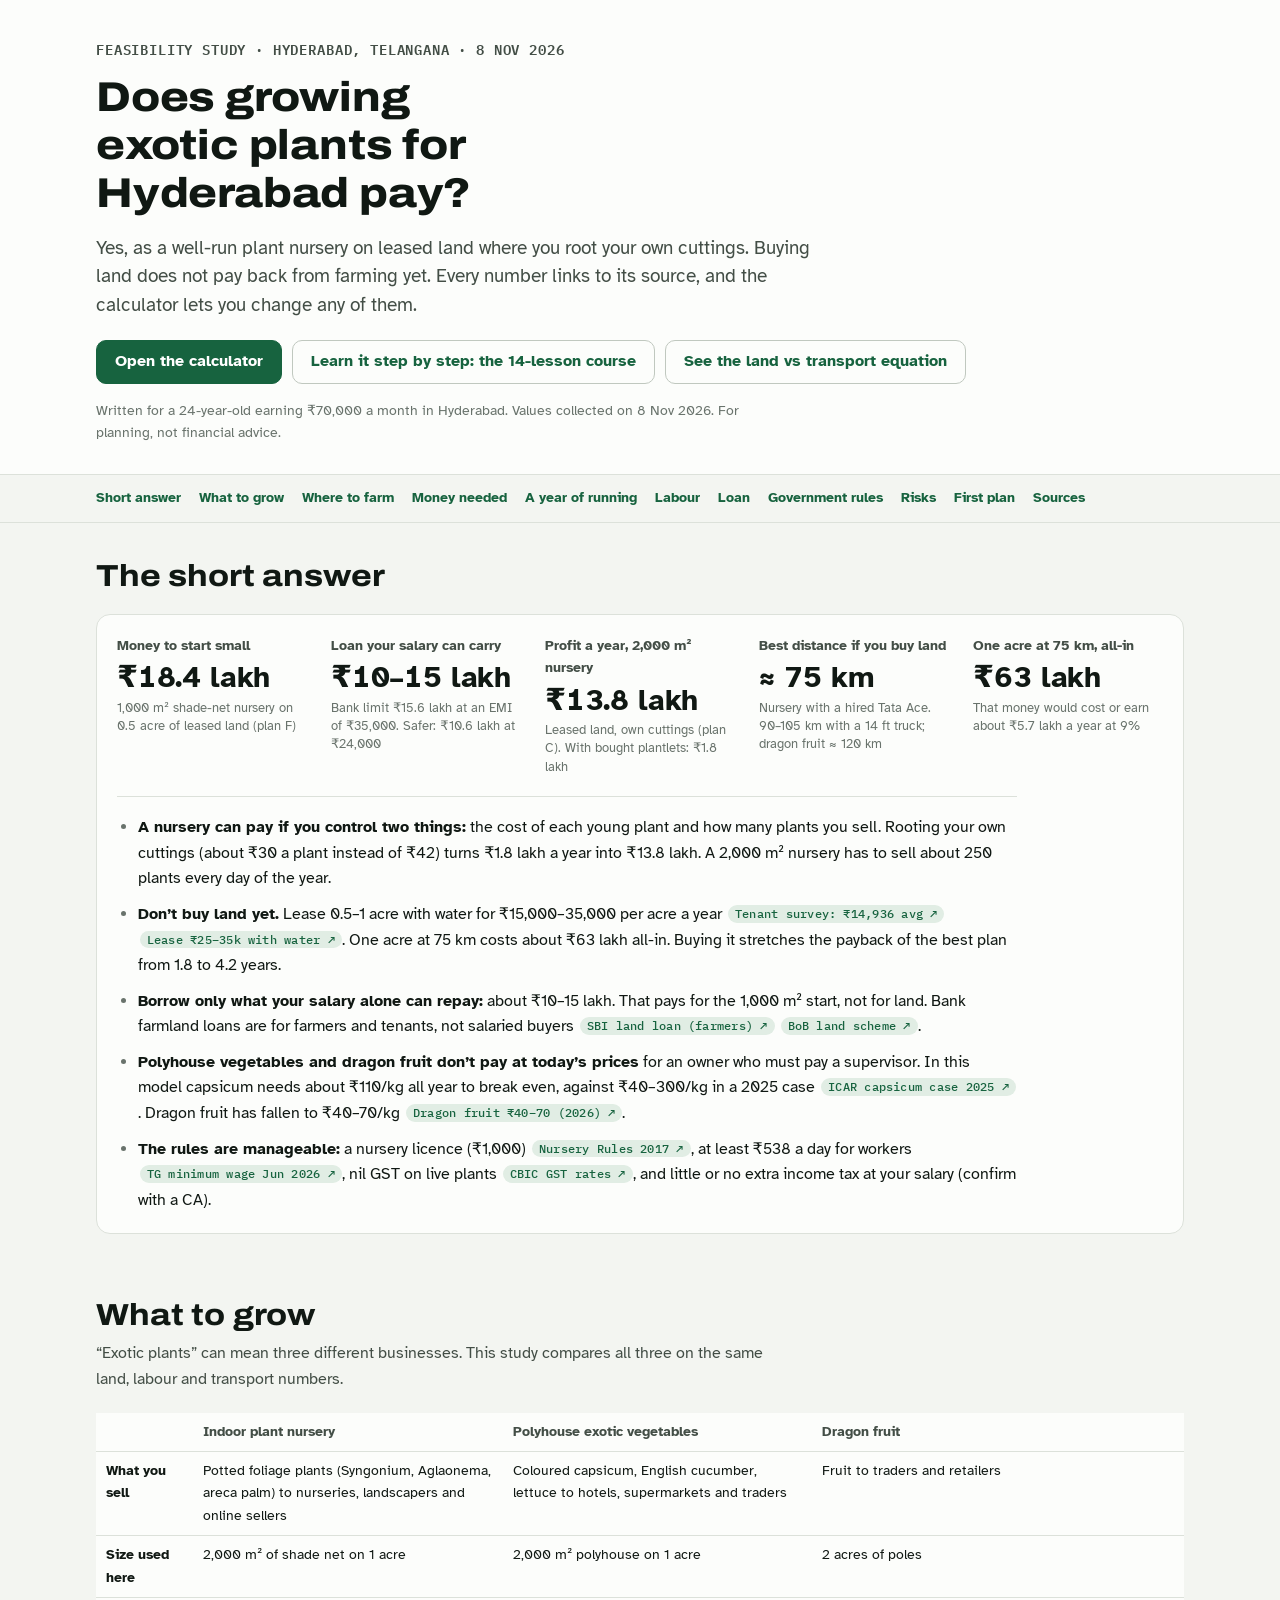
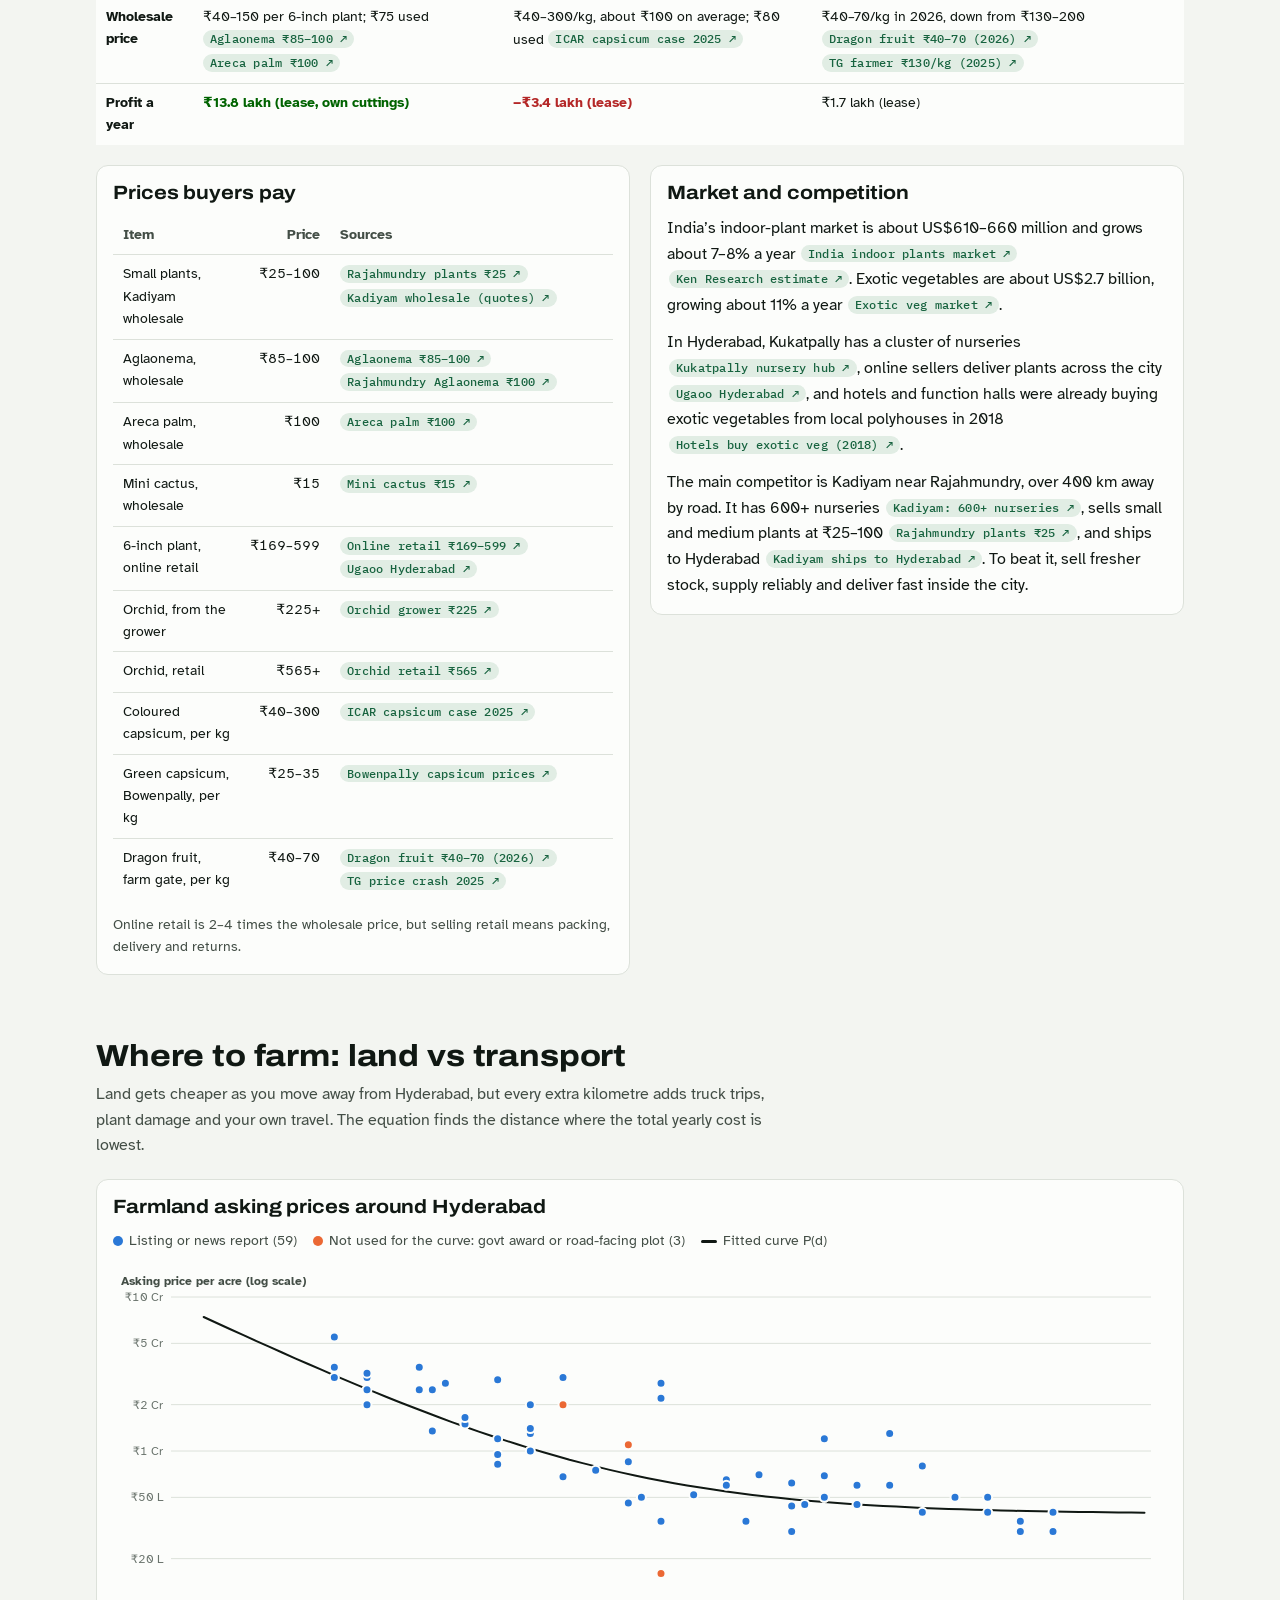
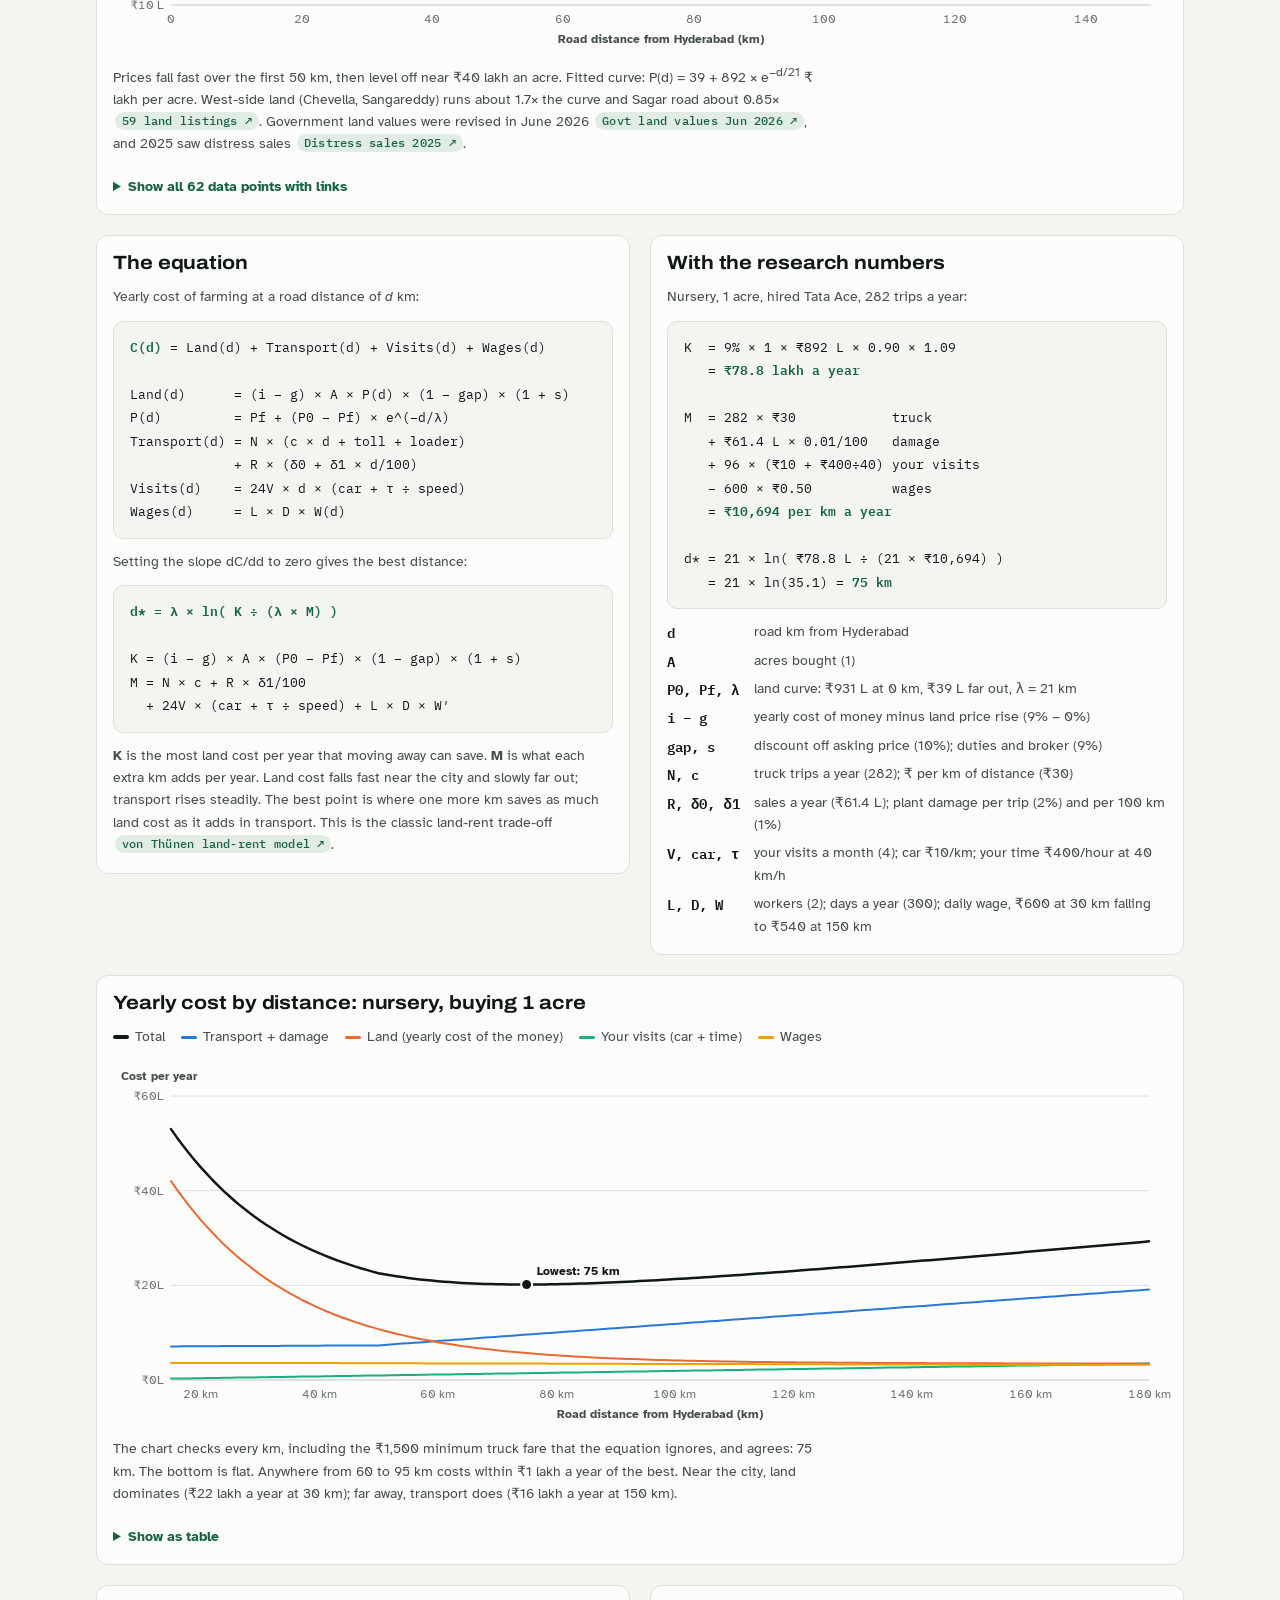
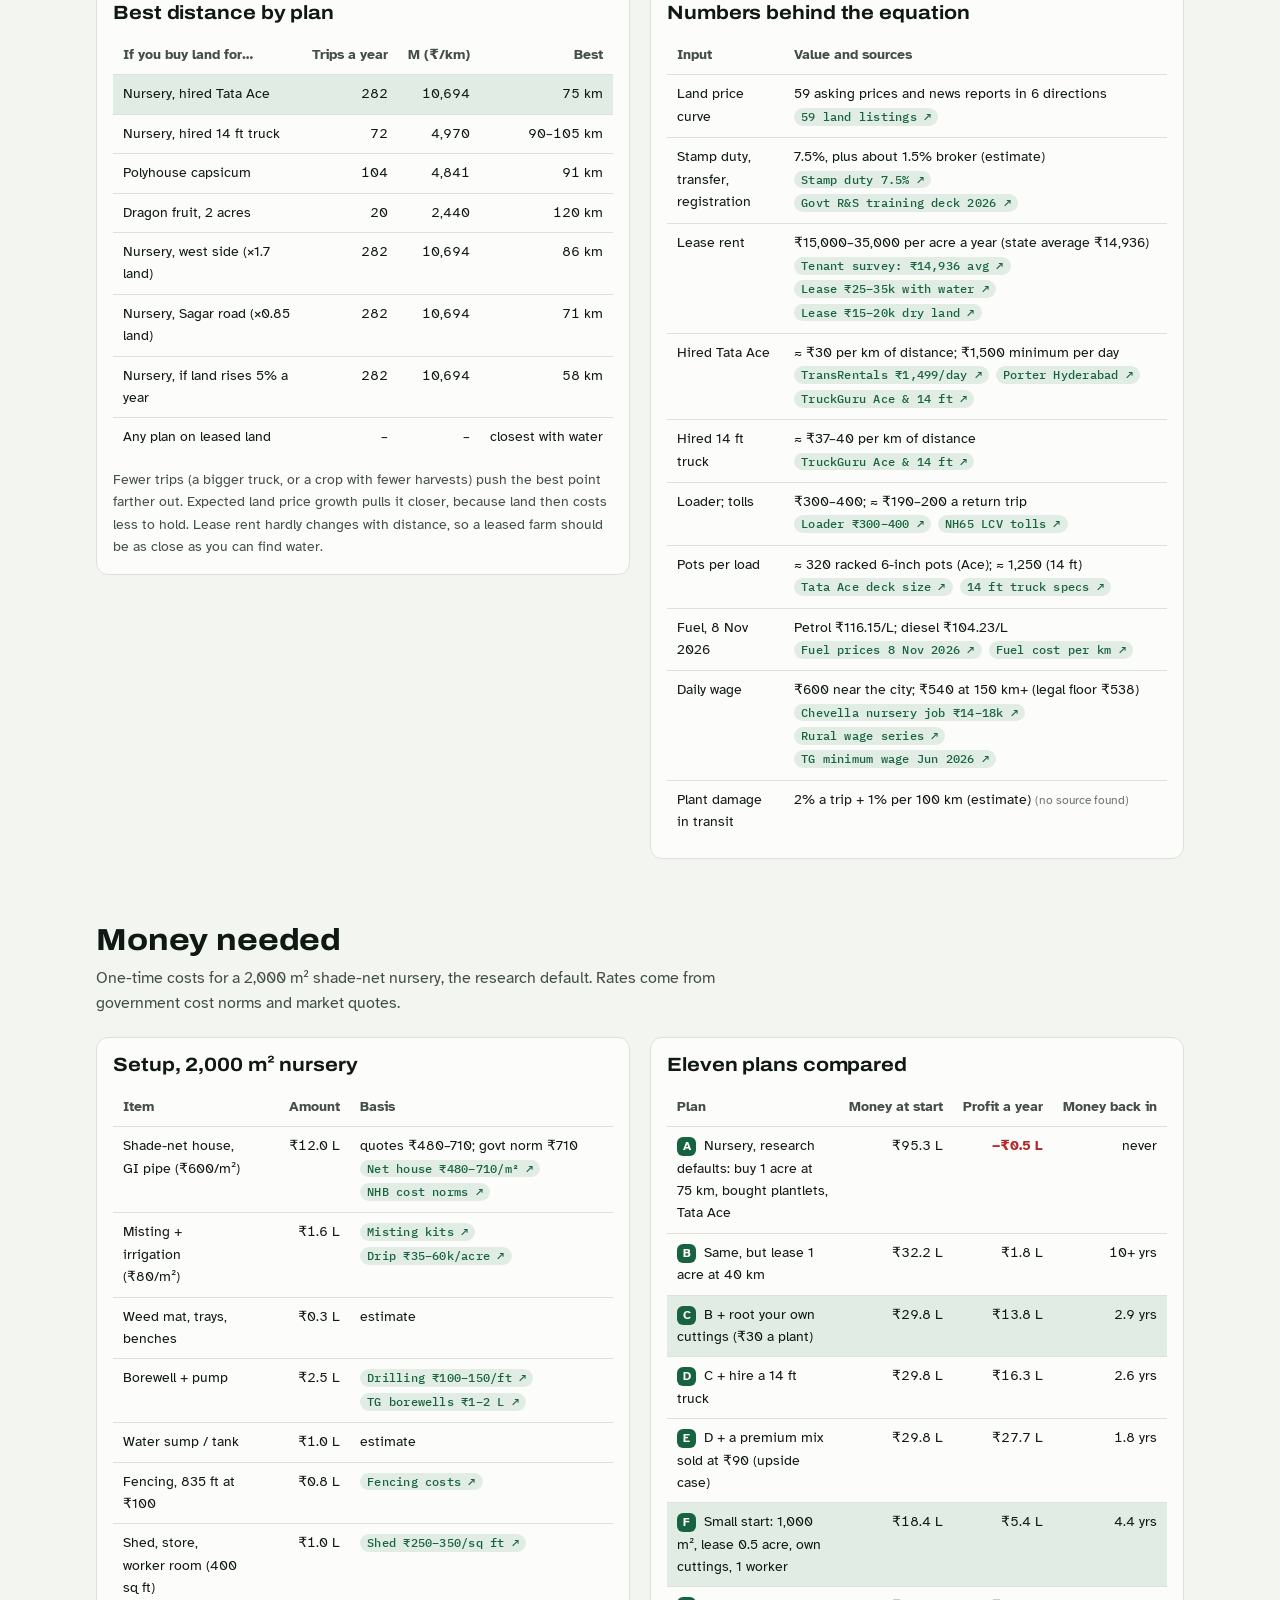
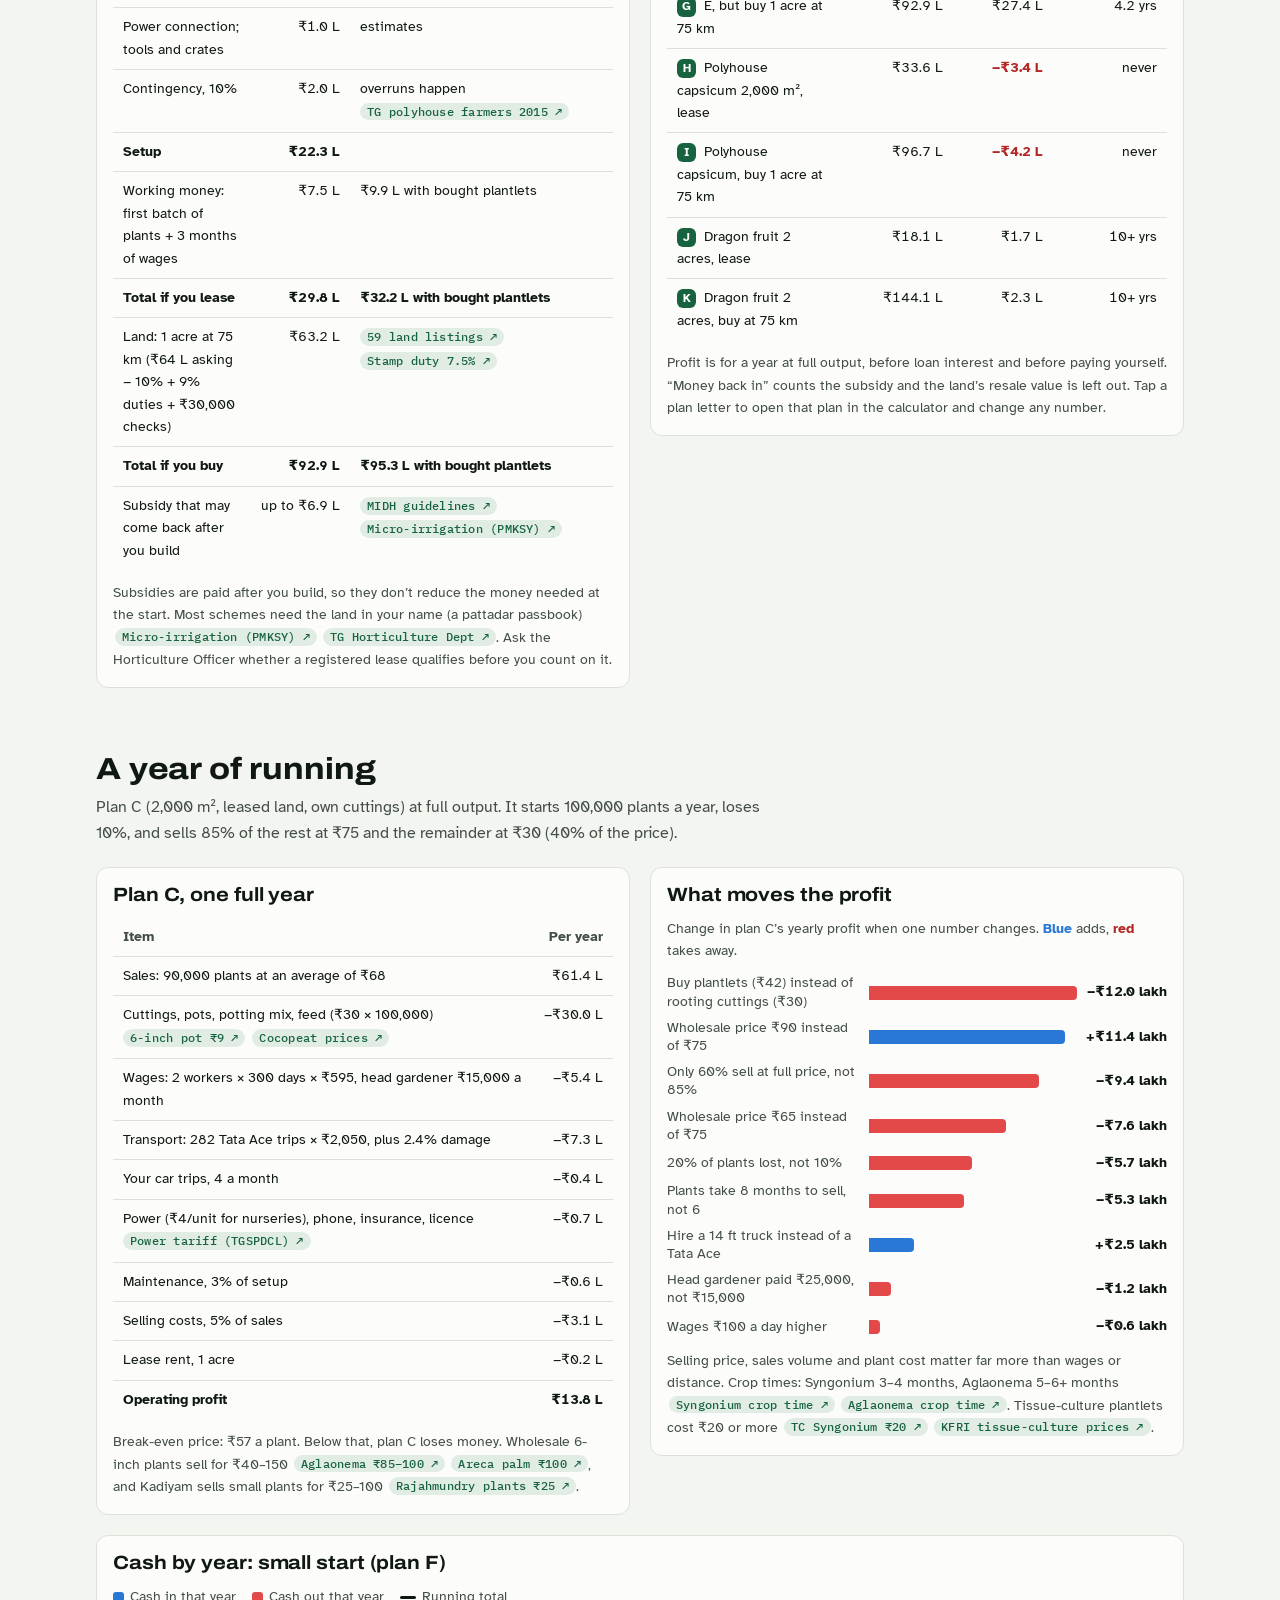
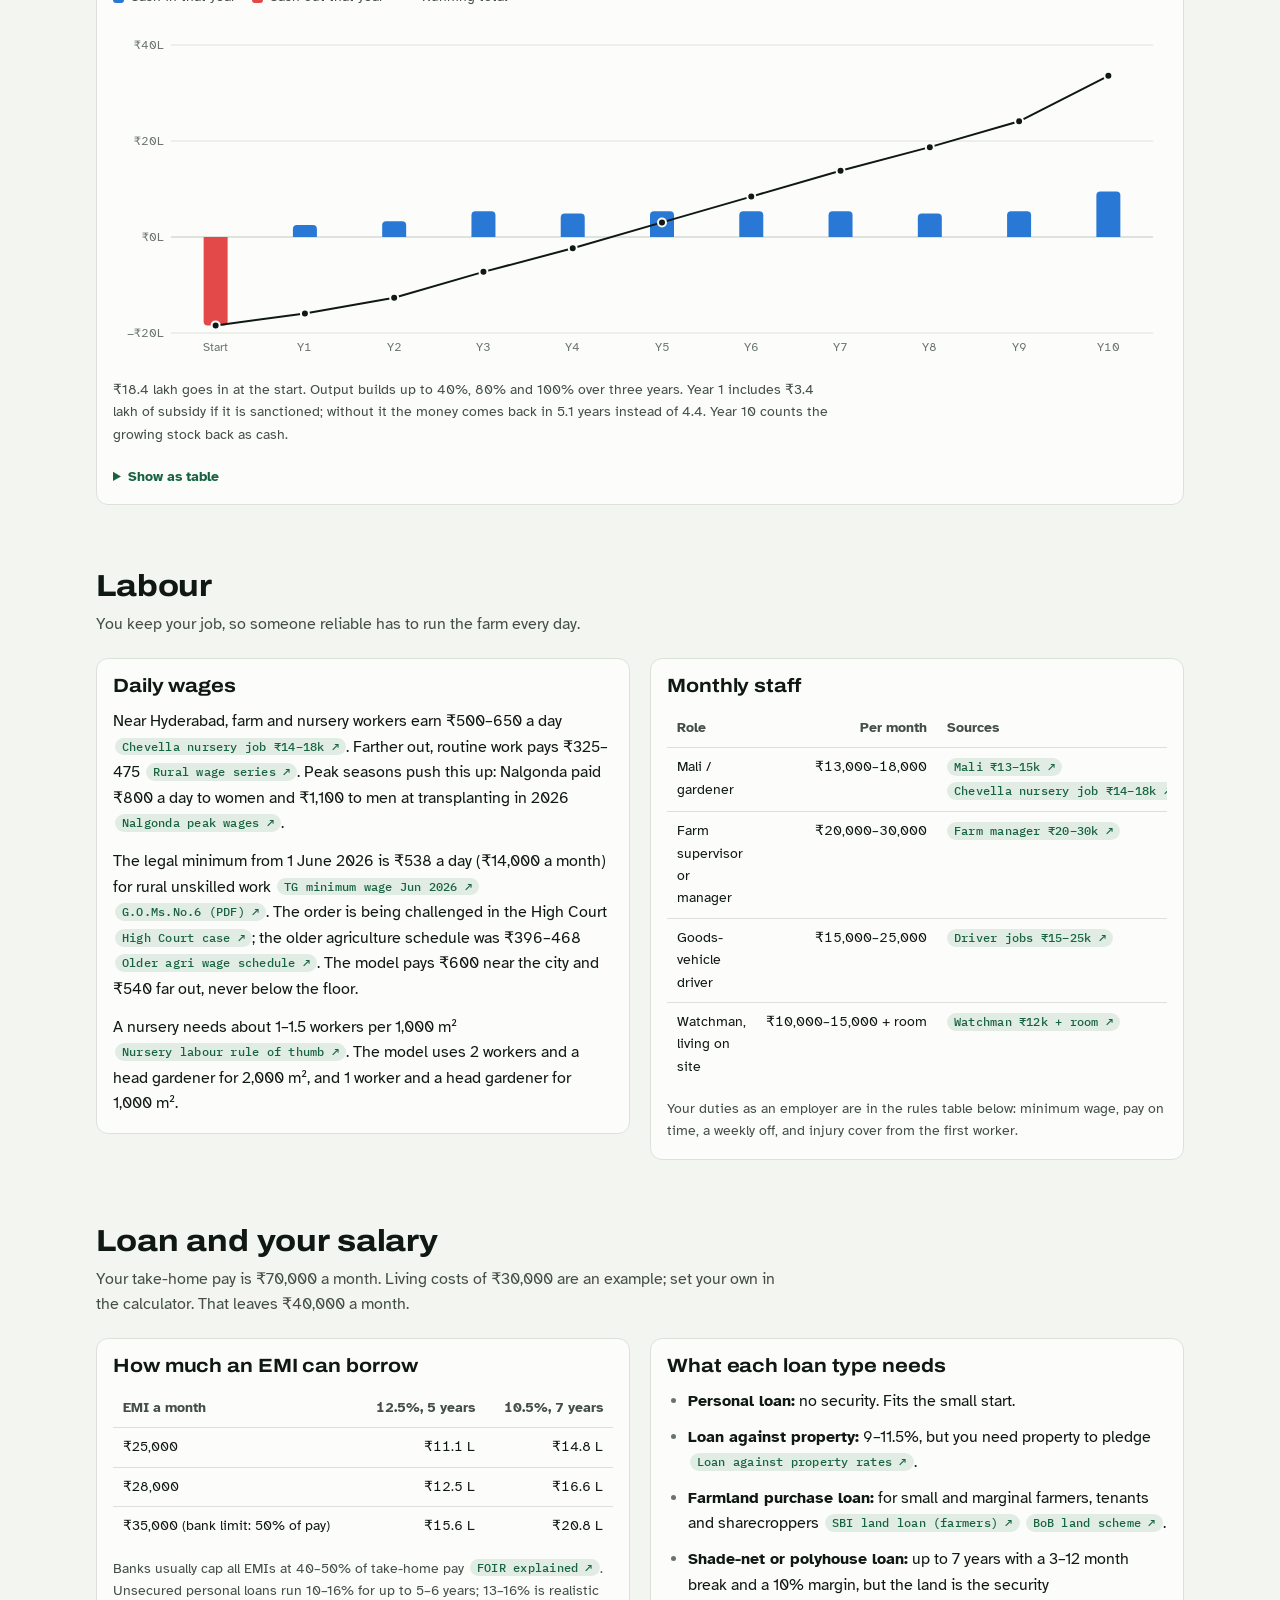
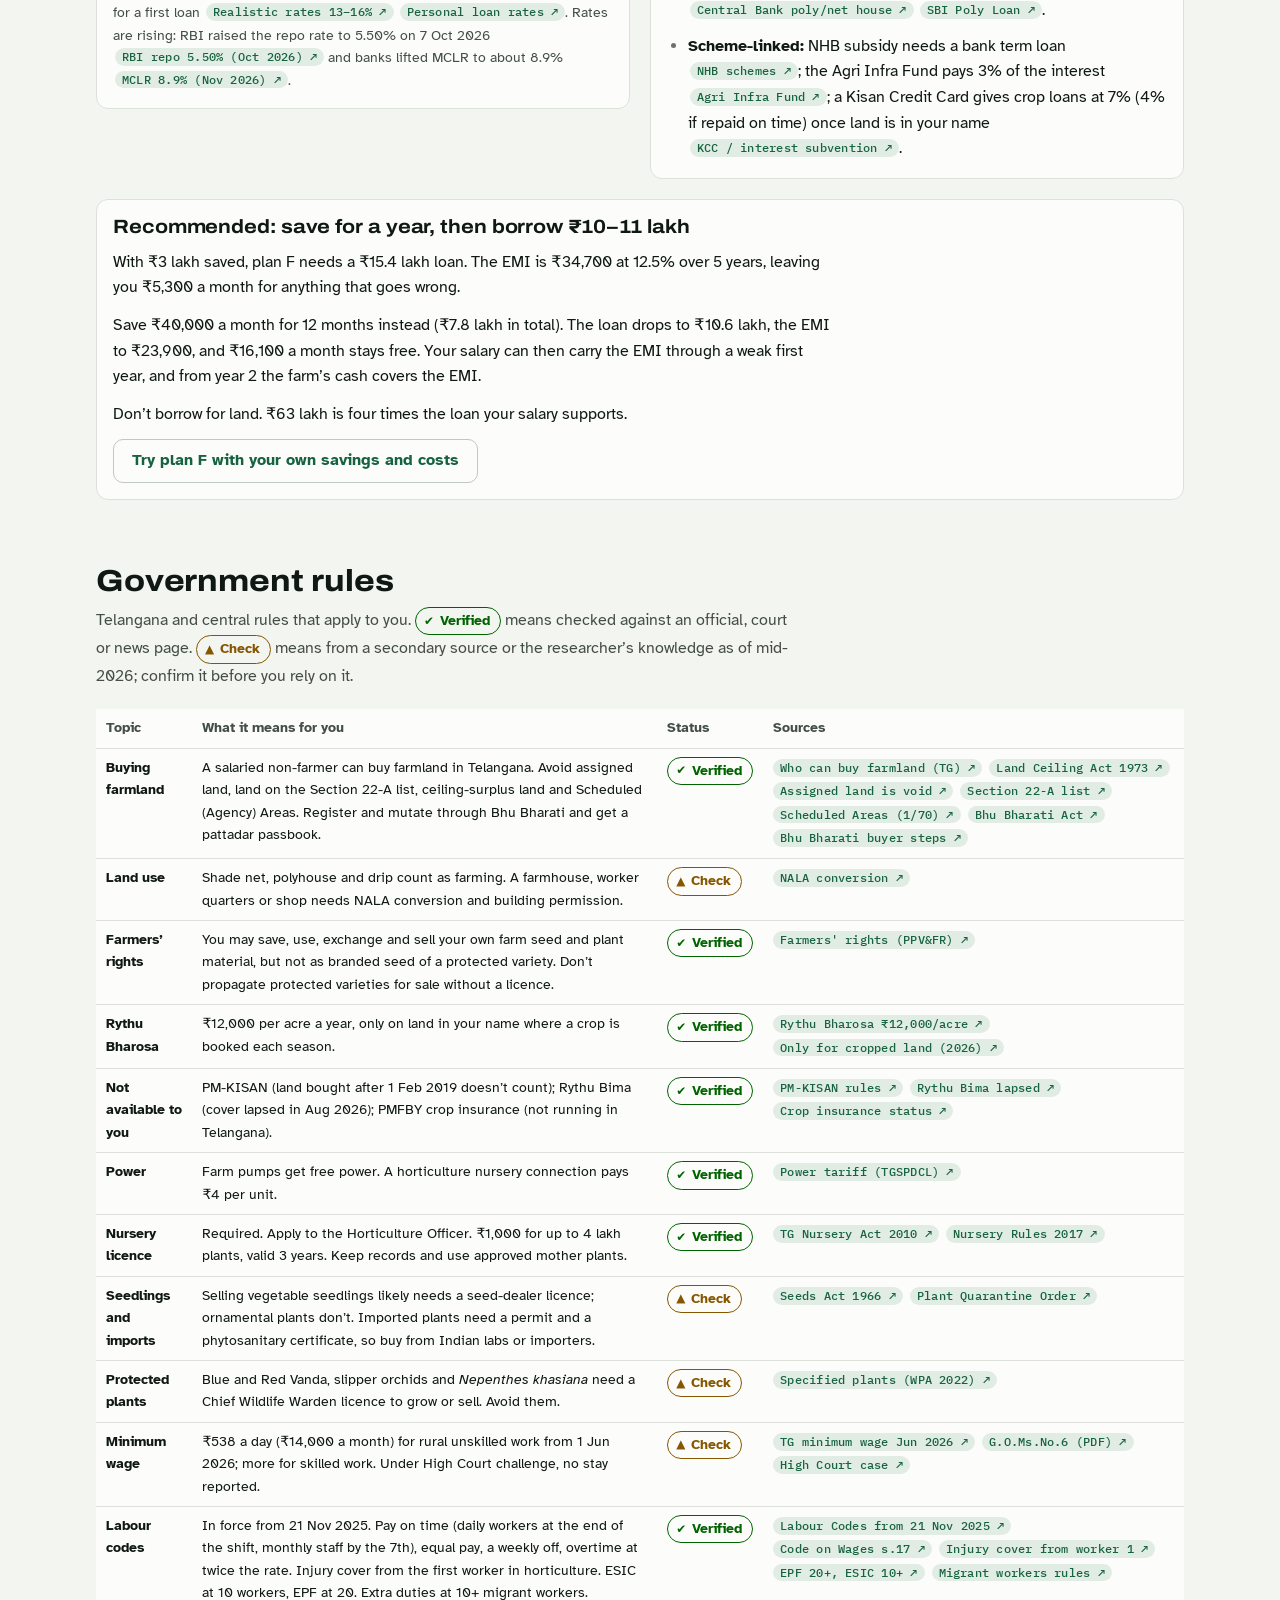
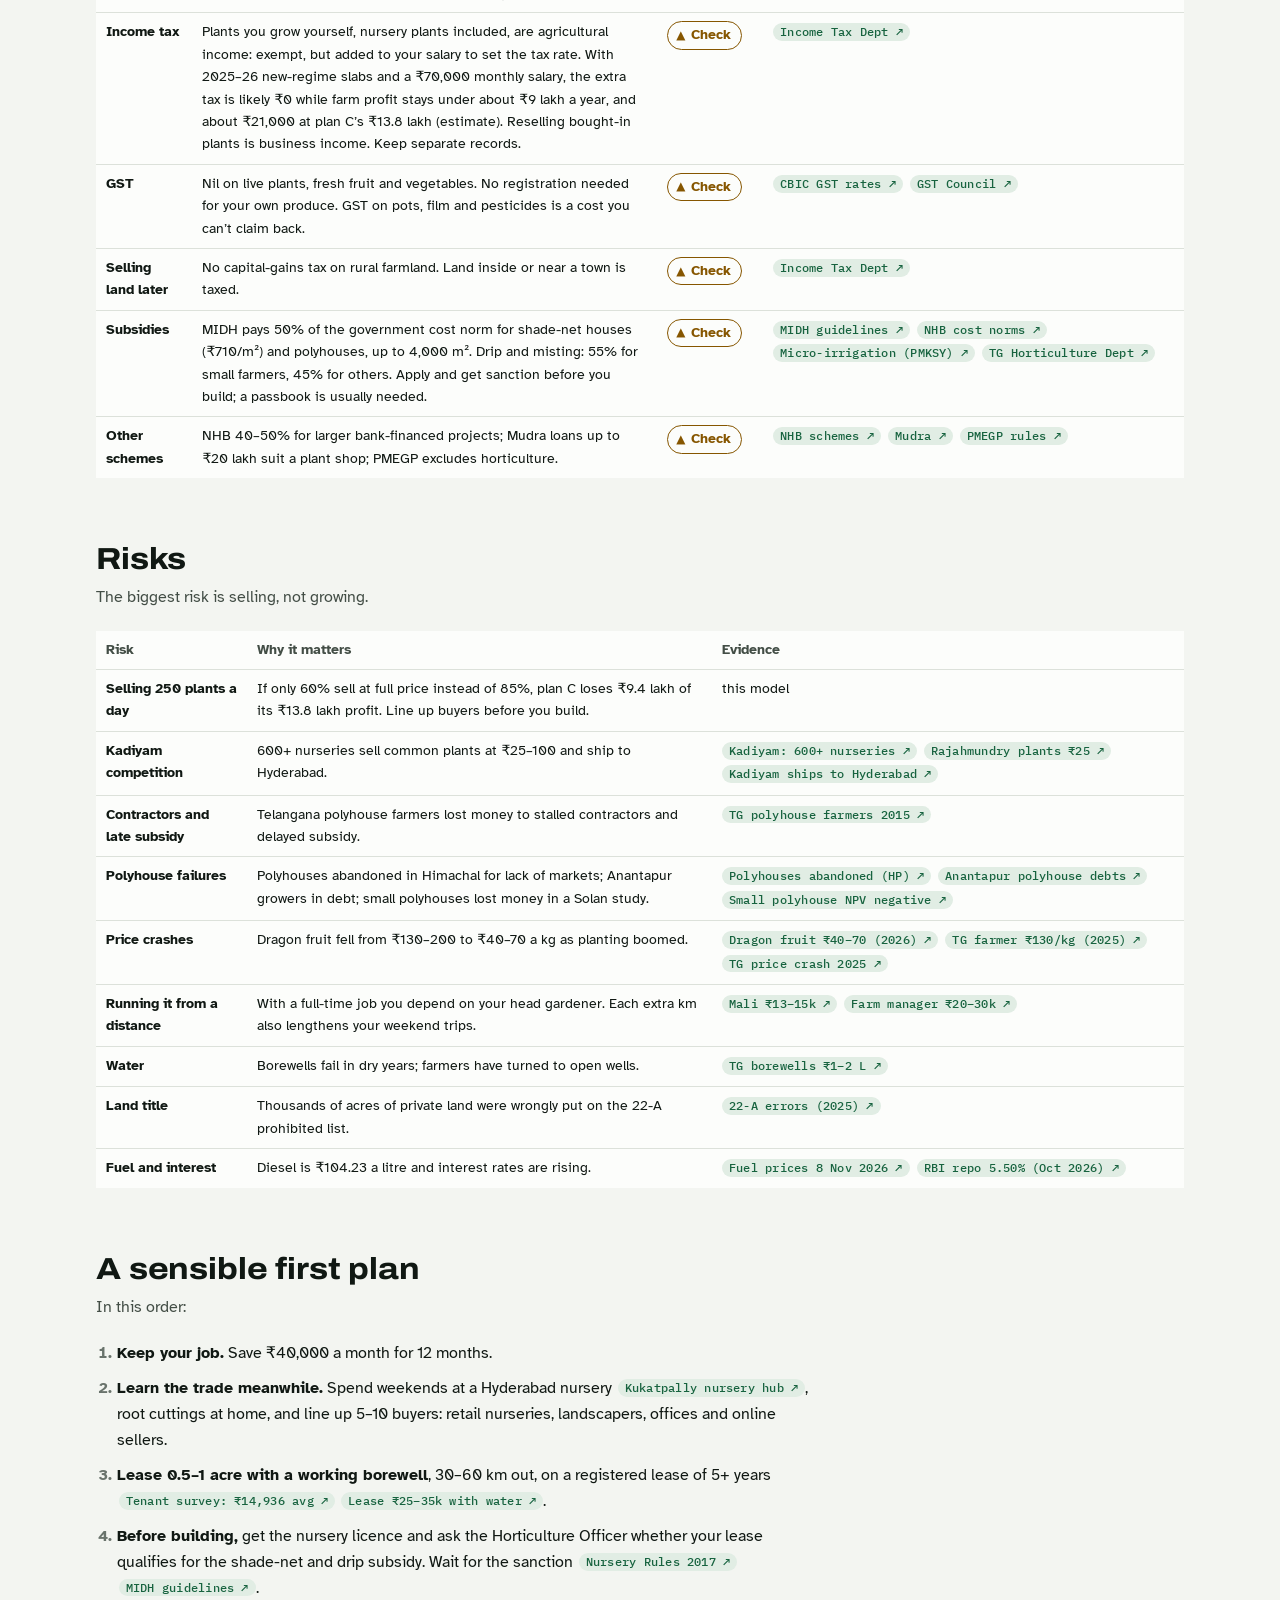
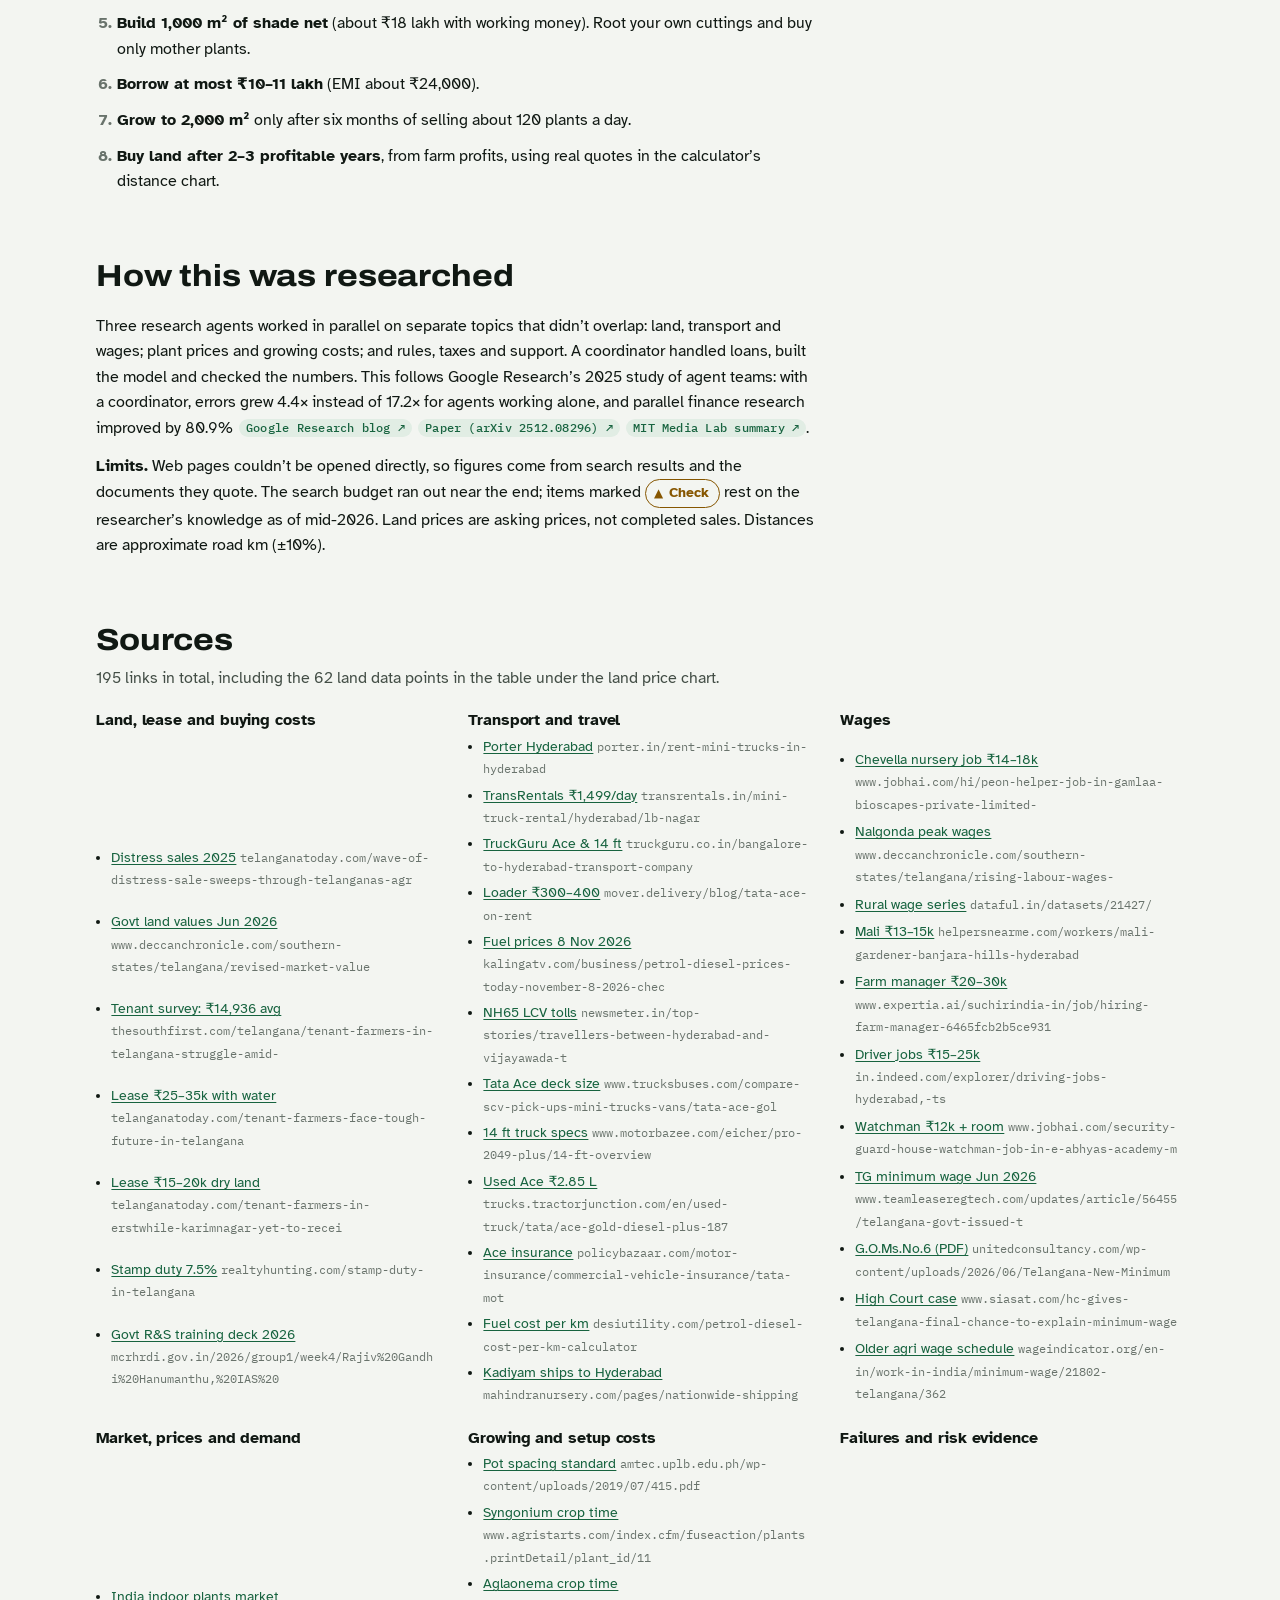
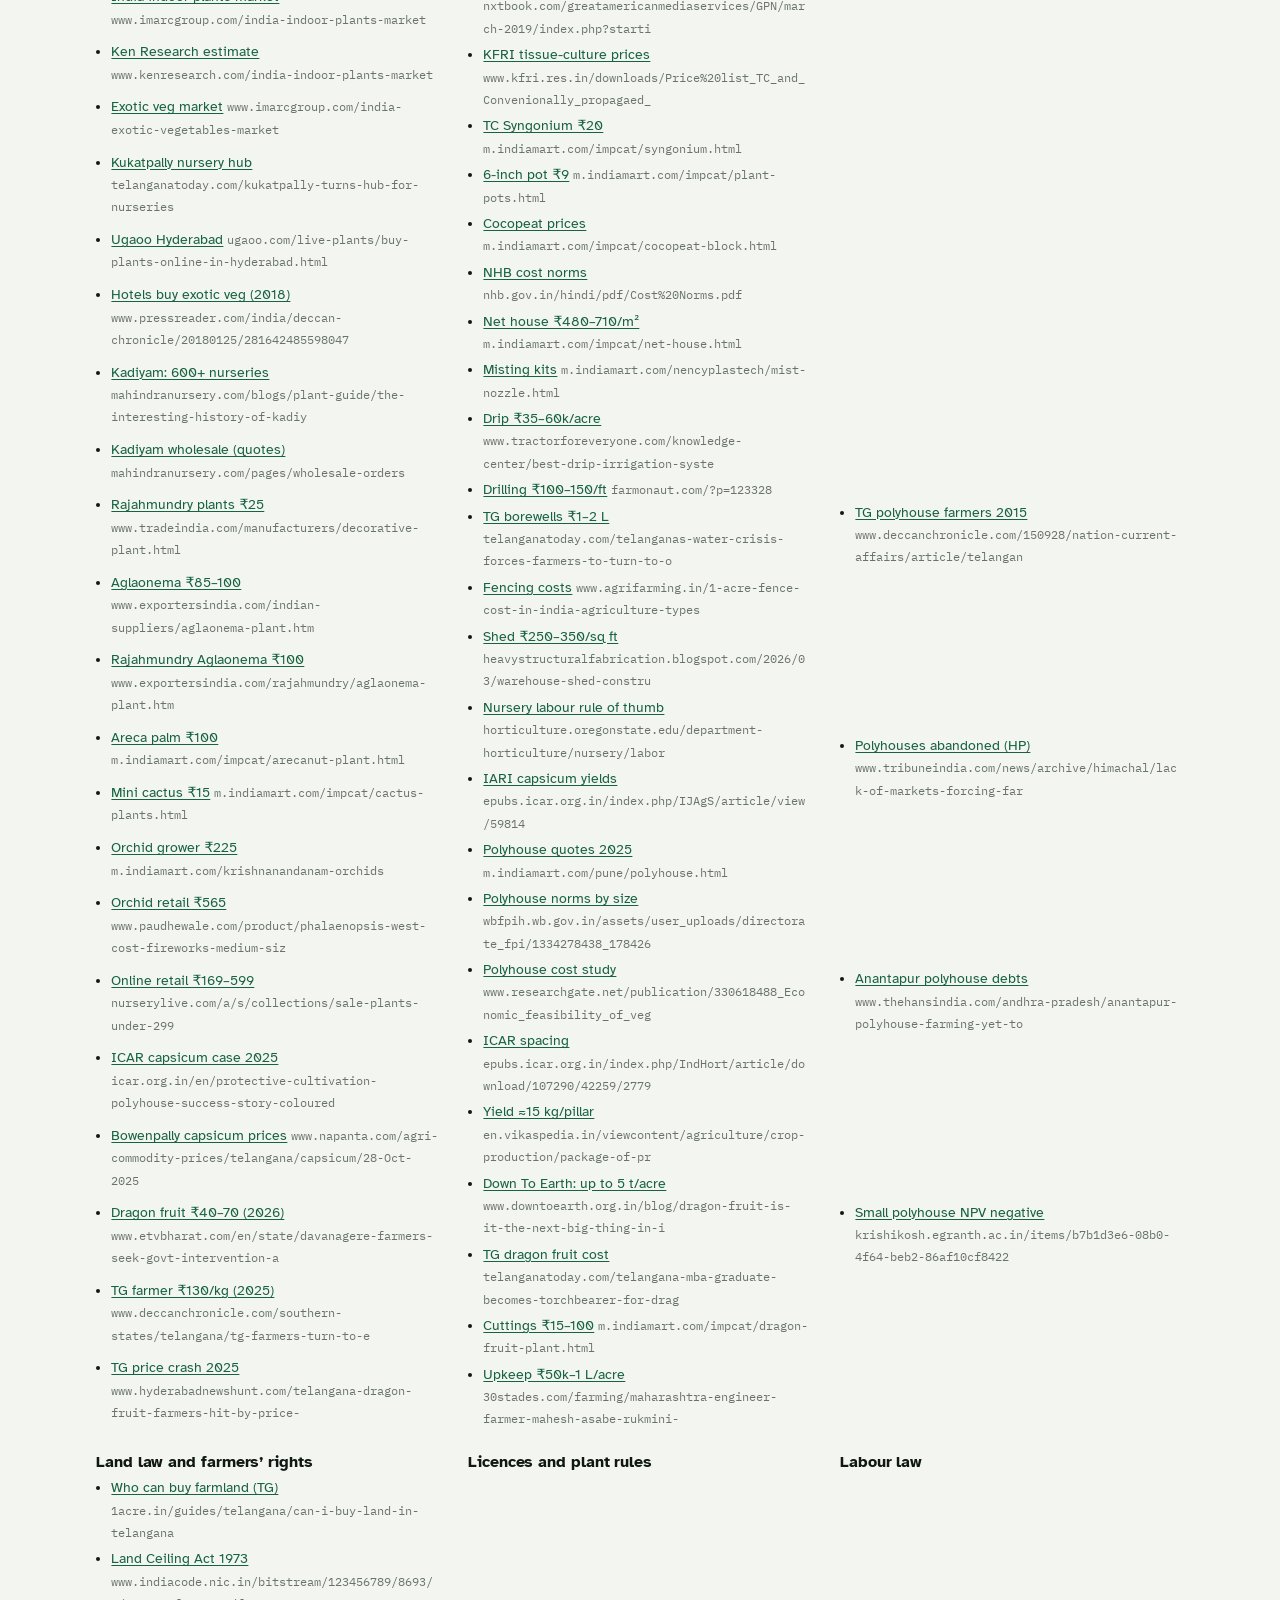
<file: exotic-plants-hyderabad/index.html>
<!doctype html>
<html lang="en">
<head>
<meta charset="utf-8">
<meta name="viewport" content="width=device-width, initial-scale=1, viewport-fit=cover">
<title>Exotic Plants Near Hyderabad</title>
<meta name="claude:viewport-fit-sides" content="cover">
<link rel="preconnect" href="https://fonts.googleapis.com">
<link rel="preconnect" href="https://fonts.gstatic.com" crossorigin>
<link rel="stylesheet" href="https://fonts.googleapis.com/css2?family=Archivo:wdth,wght@100..125,600..800&family=Atkinson+Hyperlegible:ital,wght@0,400;0,700;1,400&family=IBM+Plex+Mono:wght@400;500;600&display=swap">
<style>
/* Layout: one reading column (~68ch) with wider figure rows; tool sections use an inputs | results grid that stacks below 880px. */
:root {
  --bg: #f3f5f1;          /* page plane, a grey biased toward leaf green */
  --surface: #fcfdfb;     /* cards and chart surface */
  --ink: #101813;
  --ink-2: #434e46;
  --muted: #69736c;
  --line: #dce1da;        /* hairlines, gridlines */
  --axis: #c0c8bf;
  --accent: #17633f;      /* shade-net green: links, buttons, focus */
  --accent-ink: #ffffff;
  --accent-soft: #e1ede4;
  --s1: #2a78d6; --s2: #eb6834; --s3: #1baf7a; --s4: #eda100;   /* validated chart slots, fixed order */
  --pos: #2a78d6; --neg: #e34948;                                 /* diverging poles for money in / out */
  --good: #0ca30c; --good-text: #006300;
  --warn: #fab219; --warn-text: #865600;
  --crit: #d03b3b; --crit-text: #b42727;
  --font-display: "Archivo", "Arial Narrow", "Helvetica Neue", system-ui, sans-serif;
  --font-body: "Atkinson Hyperlegible", system-ui, -apple-system, "Segoe UI", Roboto, sans-serif;
  --font-mono: "IBM Plex Mono", ui-monospace, "SFMono-Regular", Menlo, Consolas, monospace;
  --step--1: 0.875rem; --step-0: 1rem; --step-1: 1.2rem; --step-2: 1.45rem; --step-3: 1.9rem; --step-4: 2.6rem;
  --radius: 10px;
}
@media (prefers-color-scheme: dark) {
  :root:not([data-theme="light"]) {
    --bg: #0e1310; --surface: #161c18; --ink: #edf1ec; --ink-2: #bcc5be; --muted: #8f9891;
    --line: #29312b; --axis: #3b443d; --accent: #5cc08b; --accent-ink: #08130d; --accent-soft: #1a2a20;
    --s1: #3987e5; --s2: #d95926; --s3: #199e70; --s4: #c98500; --pos: #3987e5; --neg: #e66767;
    --good-text: #2fc42f; --warn-text: #fab219; --crit-text: #f07a7a;
    color-scheme: dark;
  }
}
:root[data-theme="dark"] {
  --bg: #0e1310; --surface: #161c18; --ink: #edf1ec; --ink-2: #bcc5be; --muted: #8f9891;
  --line: #29312b; --axis: #3b443d; --accent: #5cc08b; --accent-ink: #08130d; --accent-soft: #1a2a20;
  --s1: #3987e5; --s2: #d95926; --s3: #199e70; --s4: #c98500; --pos: #3987e5; --neg: #e66767;
  --good-text: #2fc42f; --warn-text: #fab219; --crit-text: #f07a7a;
  color-scheme: dark;
}

* { box-sizing: border-box; }
html { -webkit-text-size-adjust: 100%; }
body { margin: 0; background: var(--bg); color: var(--ink); font: 400 var(--step-0)/1.6 var(--font-body); }
.wrap { max-width: 1120px; margin-inline: auto; padding-left: max(16px, env(safe-area-inset-left, 0px)); padding-right: max(16px, env(safe-area-inset-right, 0px)); }
h1, h2, h3 { font-family: var(--font-display); font-stretch: 112%; line-height: 1.15; text-wrap: balance; margin: 0; letter-spacing: -0.005em; }
h1 { font-size: var(--step-4); font-weight: 800; }
h2 { font-size: var(--step-3); font-weight: 750; }
h3 { font-size: var(--step-1); font-weight: 700; }
p { margin: 0; }
a { color: var(--accent); text-decoration-thickness: 1px; text-underline-offset: 2px; }
a:hover { text-decoration-thickness: 2px; }
:is(a, button, input, select, summary, [tabindex]):focus-visible { outline: 2px solid var(--accent); outline-offset: 2px; border-radius: 4px; }
.eyebrow { font: 600 var(--step--1)/1.3 var(--font-mono); letter-spacing: 0.06em; text-transform: uppercase; color: var(--ink-2); }
.muted { color: var(--muted); }
.num { font-variant-numeric: tabular-nums; }
code, .mono { font-family: var(--font-mono); font-size: 0.92em; }

/* Source links: small, always beside the claim they back */
a.src { display: inline-block; font: 500 0.72rem/1.2 var(--font-mono); letter-spacing: 0.02em; color: var(--accent); background: var(--accent-soft); border-radius: 999px; padding: 2px 7px 2px 7px; margin-left: 2px; text-decoration: none; white-space: nowrap; vertical-align: 1px; }
a.src::after { content: " \2197"; }
a.src:hover { text-decoration: underline; }

/* Tables */
.scroll-x { overflow-x: auto; -webkit-overflow-scrolling: touch; max-width: 100%; }
table.tbl { width: 100%; border-collapse: collapse; font-size: var(--step--1); background: var(--surface); }
.tbl th, .tbl td { text-align: left; padding: 8px 10px; border-bottom: 1px solid var(--line); vertical-align: top; }
.tbl th { font-weight: 700; color: var(--ink-2); background: var(--surface); position: sticky; top: 0; }
.tbl td.r, .tbl th.r { text-align: right; font-variant-numeric: tabular-nums; white-space: nowrap; }
.tbl tbody tr:last-child td { border-bottom: 0; }
.tbl tr.total td { font-weight: 700; border-top: 1px solid var(--axis); }

/* Status chips: color + icon + word, never color alone */
.chip { display: inline-flex; align-items: center; gap: 6px; font-weight: 700; font-size: var(--step--1); padding: 2px 10px 2px 8px; border-radius: 999px; border: 1px solid currentColor; white-space: nowrap; }
.chip::before { font-size: 0.85em; }
.chip.good { color: var(--good-text); } .chip.good::before { content: "\2714"; }
.chip.warn { color: var(--warn-text); } .chip.warn::before { content: "\25B2"; }
.chip.crit { color: var(--crit-text); } .chip.crit::before { content: "\2716"; }

/* Charts */
.chart { width: 100%; min-width: 0; position: relative; }
.chart svg { display: block; max-width: 100%; height: auto; overflow: visible; }
.chart text { font-family: var(--font-body); }
.chart .tick { fill: var(--muted); font-size: 11.5px; font-variant-numeric: tabular-nums; }
.chart .ttl { fill: var(--ink-2); font-size: 12px; font-weight: 700; }
.chart .lbl { fill: var(--ink); font-size: 12px; font-weight: 700; }
.chart .lbl2 { fill: var(--ink-2); font-size: 11.5px; }
.chart .grid { stroke: var(--line); stroke-width: 1; }
.chart .axis { stroke: var(--axis); stroke-width: 1; }
.chart .cross { stroke: var(--ink-2); stroke-width: 1; }
.chart .ring { stroke: var(--surface); stroke-width: 2; }
.legend { display: flex; flex-wrap: wrap; gap: 6px 16px; font-size: var(--step--1); color: var(--ink-2); margin-bottom: 6px; }
.legend span { display: inline-flex; align-items: center; gap: 6px; }
.legend i { display: inline-block; width: 16px; height: 3px; border-radius: 2px; }
.legend i.rect { width: 11px; height: 11px; border-radius: 3px; }
.legend i.dot { width: 10px; height: 10px; border-radius: 50%; }
details.tableview { margin-top: 8px; font-size: var(--step--1); }
details.tableview summary { cursor: pointer; color: var(--accent); font-weight: 700; }
details.tableview .scroll-x { margin-top: 8px; max-height: 340px; overflow: auto; border: 1px solid var(--line); border-radius: 8px; }

/* Tooltip */
.tip { position: absolute; z-index: 50; pointer-events: none; background: var(--surface); color: var(--ink); border: 1px solid var(--line); box-shadow: 0 6px 24px rgba(0,0,0,0.14); border-radius: 8px; padding: 8px 10px; font-size: 12.5px; line-height: 1.4; min-width: 150px; max-width: 280px; }
.tip-h { font-weight: 700; color: var(--ink-2); margin-bottom: 4px; }
.tip-r { display: grid; grid-template-columns: 14px auto 1fr; align-items: center; gap: 6px; }
.tip-k { width: 12px; height: 3px; border-radius: 2px; }
.tip-r strong { font-variant-numeric: tabular-nums; }
.tip-l { color: var(--ink-2); }

@media (prefers-reduced-motion: reduce) { * { transition: none !important; animation: none !important; scroll-behavior: auto !important; } }

/* Ranked horizontal bars (HTML) */
.hbars { display: grid; gap: 8px; }
.hb-row { display: grid; grid-template-columns: minmax(0, 12rem) minmax(0, 1fr) auto; align-items: center; gap: 10px; font-size: var(--step--1); }
.hb-l { color: var(--ink-2); overflow-wrap: anywhere; line-height: 1.3; }
.hb-track { display: block; height: 14px; }
.hb-bar { display: block; height: 14px; background: var(--s1); border-radius: 0 4px 4px 0; }
.hb-v { font-variant-numeric: tabular-nums; font-weight: 700; white-space: nowrap; }
@media (max-width: 520px) { .hb-row { grid-template-columns: minmax(0, 1fr) auto; } .hb-track { grid-column: 1 / -1; grid-row: 2; } }


/* ---------- Report: a 1120px frame; running text held near 68ch; tables and charts use the full frame ---------- */
header.hero { background: var(--surface); border-bottom: 1px solid var(--line); }
header.hero .wrap { padding-block: 40px 30px; display: grid; gap: 16px; }
header.hero h1 { max-width: 19ch; }
.lede { font-size: var(--step-1); line-height: 1.5; color: var(--ink-2); max-width: 62ch; }
.actions { display: flex; flex-wrap: wrap; gap: 10px; padding-top: 4px; }
.btn { display: inline-flex; align-items: center; font: 700 var(--step-0)/1.1 var(--font-body); padding: 12px 18px; border-radius: 10px; text-decoration: none; border: 1px solid var(--accent); }
.btn.primary { background: var(--accent); color: var(--accent-ink); }
.btn.secondary { background: transparent; color: var(--accent); border-color: var(--axis); }
.btn.secondary:hover { background: var(--accent-soft); }
.meta { font-size: var(--step--1); color: var(--muted); max-width: 75ch; }
nav.toc { border-bottom: 1px solid var(--line); }
nav.toc .wrap { display: flex; flex-wrap: wrap; gap: 6px 18px; padding-block: 12px; font-size: var(--step--1); font-weight: 700; }
nav.toc a { text-decoration: none; }
nav.toc a:hover { text-decoration: underline; }
main.wrap { padding-block: 36px 80px; display: grid; gap: 64px; }
section.rs { display: grid; gap: 20px; min-width: 0; scroll-margin-top: 16px; }
section.rs > header { display: grid; gap: 8px; }
section.rs > header p { color: var(--ink-2); max-width: 70ch; }
.prose { display: grid; gap: 12px; max-width: 72ch; }
.prose ul, .prose ol, ol.steps { margin: 0; padding-left: 1.3em; display: grid; gap: 10px; }
.prose li::marker, ol.steps li::marker { color: var(--muted); font-weight: 700; }
.answer { background: var(--surface); border: 1px solid var(--line); border-radius: 14px; padding: 20px; display: grid; gap: 20px; }
.tiles { display: grid; grid-template-columns: repeat(auto-fit, minmax(190px, 1fr)); gap: 18px 24px; }
.tile { display: grid; gap: 4px; align-content: start; min-width: 0; }
.tile .k { font-size: var(--step--1); color: var(--ink-2); font-weight: 700; }
.tile .v { font: 700 var(--step-3)/1.1 var(--font-body); letter-spacing: -0.01em; font-variant-numeric: tabular-nums; }
.tile .s { font-size: 0.82rem; color: var(--muted); line-height: 1.4; }
.answer .prose { border-top: 1px solid var(--line); padding-top: 18px; max-width: 90ch; }
.panel { background: var(--surface); border: 1px solid var(--line); border-radius: 12px; padding: 16px; min-width: 0; display: grid; gap: 12px; align-content: start; }
.panel h3 { font-size: var(--step-1); }
.cols { display: grid; grid-template-columns: repeat(auto-fit, minmax(min(100%, 380px), 1fr)); gap: 20px; align-items: start; }
.eq { font-family: var(--font-mono); font-size: 0.84rem; line-height: 1.75; color: var(--ink); background: var(--bg); border: 1px solid var(--line); border-radius: 10px; padding: 14px 16px; overflow-x: auto; white-space: pre; margin: 0; }
.eq b { color: var(--accent); font-weight: 600; }
dl.terms { display: grid; grid-template-columns: max-content minmax(0, 1fr); gap: 6px 14px; margin: 0; font-size: var(--step--1); }
dl.terms dt { font-family: var(--font-mono); font-weight: 600; color: var(--ink); }
dl.terms dd { margin: 0; color: var(--ink-2); }
.note { font-size: var(--step--1); color: var(--ink-2); max-width: 80ch; }
.tbl td .src { margin: 2px 3px 2px 0; }
.tbl td.neg, .neg { color: var(--crit-text); font-weight: 700; }
.tbl td.pos { color: var(--good-text); font-weight: 700; }
.tbl tr.hl td { background: var(--accent-soft); }
a.plan { display: inline-grid; place-items: center; min-width: 1.6em; height: 1.6em; margin-right: 4px; border-radius: 6px; background: var(--accent); color: var(--accent-ink); font-weight: 700; text-decoration: none; font-size: 0.85em; }
a.plan:hover { filter: brightness(1.1); }
.tbl td small { color: var(--muted); font-size: 0.78rem; }
.tbl.wide { min-width: 640px; }
.srcgroup { display: grid; gap: 6px; }
.srcgroup h3 { font-size: var(--step-0); font-family: var(--font-body); font-stretch: 100%; }
.srcgroup ul { margin: 0; padding-left: 1.1em; display: grid; gap: 4px; font-size: var(--step--1); }
.srcgroup .url { color: var(--muted); font-family: var(--font-mono); font-size: 0.72rem; overflow-wrap: anywhere; }
.srcgrid { display: grid; grid-template-columns: repeat(auto-fit, minmax(min(100%, 330px), 1fr)); gap: 22px 28px; }
.foot { color: var(--muted); font-size: var(--step--1); border-top: 1px solid var(--line); padding-top: 18px; display: grid; gap: 6px; }
@media (max-width: 520px) { header.hero .wrap { padding-block: 28px 22px; } .answer { padding: 16px; } .tile .v { font-size: var(--step-2); } }
</style>
</head>
<body>
<header class="hero">
  <div class="wrap">
    <p class="eyebrow">Feasibility study · Hyderabad, Telangana · 8 Nov 2026</p>
    <h1>Does growing exotic plants for Hyderabad pay?</h1>
    <p class="lede">Yes, as a well-run plant nursery on leased land where you root your own cuttings. Buying land does not pay back from farming yet. Every number links to its source, and the calculator lets you change any of them.</p>
    <div class="actions"><a class="btn primary" href="calculator.html">Open the calculator</a><a class="btn secondary" href="course.html" target="_blank" rel="noopener">Learn it step by step: the 14-lesson course</a><a class="btn secondary" href="#where">See the land vs transport equation</a></div>
    <p class="meta">Written for a 24-year-old earning ₹70,000 a month in Hyderabad. Values collected on 8 Nov 2026. For planning, not financial advice.</p>
  </div>
</header>
<nav class="toc" aria-label="Sections">
  <div class="wrap"><a href="#answer">Short answer</a><a href="#plants">What to grow</a><a href="#where">Where to farm</a><a href="#money">Money needed</a><a href="#year">A year of running</a><a href="#labour">Labour</a><a href="#loan">Loan</a><a href="#rules">Government rules</a><a href="#risks">Risks</a><a href="#plan">First plan</a><a href="#sources">Sources</a></div>
</nav>

<main class="wrap">

<section class="rs" id="answer">
  <header><h2>The short answer</h2></header>
  <div class="answer">
    <div class="tiles">
      <div class="tile"><span class="k">Money to start small</span><span class="v">₹18.4 lakh</span><span class="s">1,000 m² shade-net nursery on 0.5 acre of leased land (plan F)</span></div>
      <div class="tile"><span class="k">Loan your salary can carry</span><span class="v">₹10–15 lakh</span><span class="s">Bank limit ₹15.6 lakh at an EMI of ₹35,000. Safer: ₹10.6 lakh at ₹24,000</span></div>
      <div class="tile"><span class="k">Profit a year, 2,000 m² nursery</span><span class="v">₹13.8 lakh</span><span class="s">Leased land, own cuttings (plan C). With bought plantlets: ₹1.8 lakh</span></div>
      <div class="tile"><span class="k">Best distance if you buy land</span><span class="v">≈ 75 km</span><span class="s">Nursery with a hired Tata Ace. 90–105 km with a 14 ft truck; dragon fruit ≈ 120 km</span></div>
      <div class="tile"><span class="k">One acre at 75 km, all-in</span><span class="v">₹63 lakh</span><span class="s">That money would cost or earn about ₹5.7 lakh a year at 9%</span></div>
    </div>
    <div class="prose">
      <ul>
        <li><strong>A nursery can pay if you control two things:</strong> the cost of each young plant and how many plants you sell. Rooting your own cuttings (about ₹30 a plant instead of ₹42) turns ₹1.8 lakh a year into ₹13.8 lakh. A 2,000 m² nursery has to sell about 250 plants every day of the year.</li>
        <li><strong>Don’t buy land yet.</strong> Lease 0.5–1 acre with water for ₹15,000–35,000 per acre a year <a class="src" href="https://thesouthfirst.com/telangana/tenant-farmers-in-telangana-struggle-amid-soaring-lease-costs-policy-gaps-survey/" target="_blank" rel="noopener">Tenant survey: ₹14,936 avg</a> <a class="src" href="https://telanganatoday.com/tenant-farmers-face-tough-future-in-telangana" target="_blank" rel="noopener">Lease ₹25–35k with water</a>. One acre at 75 km costs about ₹63 lakh all-in. Buying it stretches the payback of the best plan from 1.8 to 4.2 years.</li>
        <li><strong>Borrow only what your salary alone can repay:</strong> about ₹10–15 lakh. That pays for the 1,000 m² start, not for land. Bank farmland loans are for farmers and tenants, not salaried buyers <a class="src" href="https://sbi.co.in/portal/web/agriculture-banking/land-purchase" target="_blank" rel="noopener">SBI land loan (farmers)</a> <a class="src" href="https://bankofbaroda.in/business-banking/rural-and-agri/loans-and-advances/scheme-for-purchase-of-agriculture-land" target="_blank" rel="noopener">BoB land scheme</a>.</li>
        <li><strong>Polyhouse vegetables and dragon fruit don’t pay at today’s prices</strong> for an owner who must pay a supervisor. In this model capsicum needs about ₹110/kg all year to break even, against ₹40–300/kg in a 2025 case <a class="src" href="https://icar.org.in/en/protective-cultivation-polyhouse-success-story-coloured-capsicum-production" target="_blank" rel="noopener">ICAR capsicum case 2025</a>. Dragon fruit has fallen to ₹40–70/kg <a class="src" href="https://www.etvbharat.com/en/state/davanagere-farmers-seek-govt-intervention-as-dragon-fruit-prices-nosedive-enn26071404266" target="_blank" rel="noopener">Dragon fruit ₹40–70 (2026)</a>.</li>
        <li><strong>The rules are manageable:</strong> a nursery licence (₹1,000) <a class="src" href="https://horticulture.tg.nic.in/Downloads/ACT/Nursery%20act%202017.pdf" target="_blank" rel="noopener">Nursery Rules 2017</a>, at least ₹538 a day for workers <a class="src" href="https://www.teamleaseregtech.com/updates/article/56455/telangana-govt-issued-the-revision-of-minimum-wages-across-all-employm/" target="_blank" rel="noopener">TG minimum wage Jun 2026</a>, nil GST on live plants <a class="src" href="https://cbic-gst.gov.in" target="_blank" rel="noopener">CBIC GST rates</a>, and little or no extra income tax at your salary (confirm with a CA).</li>
      </ul>
    </div>
  </div>
</section>

<section class="rs" id="plants">
  <header><h2>What to grow</h2><p>“Exotic plants” can mean three different businesses. This study compares all three on the same land, labour and transport numbers.</p></header>
  <div class="scroll-x"><table class="tbl wide">
    <thead><tr><th></th><th>Indoor plant nursery</th><th>Polyhouse exotic vegetables</th><th>Dragon fruit</th></tr></thead>
    <tbody>
      <tr><td><strong>What you sell</strong></td><td>Potted foliage plants (Syngonium, Aglaonema, areca palm) to nurseries, landscapers and online sellers</td><td>Coloured capsicum, English cucumber, lettuce to hotels, supermarkets and traders</td><td>Fruit to traders and retailers</td></tr>
      <tr><td><strong>Size used here</strong></td><td>2,000 m² of shade net on 1 acre</td><td>2,000 m² polyhouse on 1 acre</td><td>2 acres of poles</td></tr>
      <tr><td><strong>Wholesale price</strong></td><td>₹40–150 per 6-inch plant; ₹75 used <a class="src" href="https://www.exportersindia.com/indian-suppliers/aglaonema-plant.htm" target="_blank" rel="noopener">Aglaonema ₹85–100</a> <a class="src" href="https://m.indiamart.com/impcat/arecanut-plant.html" target="_blank" rel="noopener">Areca palm ₹100</a></td><td>₹40–300/kg, about ₹100 on average; ₹80 used <a class="src" href="https://icar.org.in/en/protective-cultivation-polyhouse-success-story-coloured-capsicum-production" target="_blank" rel="noopener">ICAR capsicum case 2025</a></td><td>₹40–70/kg in 2026, down from ₹130–200 <a class="src" href="https://www.etvbharat.com/en/state/davanagere-farmers-seek-govt-intervention-as-dragon-fruit-prices-nosedive-enn26071404266" target="_blank" rel="noopener">Dragon fruit ₹40–70 (2026)</a> <a class="src" href="https://www.deccanchronicle.com/southern-states/telangana/tg-farmers-turn-to-exotic-fruits-to-cut-imports-1876720" target="_blank" rel="noopener">TG farmer ₹130/kg (2025)</a></td></tr>
      <tr><td><strong>Profit a year</strong></td><td class="pos">₹13.8 lakh (lease, own cuttings)</td><td class="neg">−₹3.4 lakh (lease)</td><td>₹1.7 lakh (lease)</td></tr>
    </tbody>
  </table></div>

  <div class="cols">
    <div class="panel">
      <h3>Prices buyers pay</h3>
      <div class="scroll-x"><table class="tbl">
        <thead><tr><th>Item</th><th class="r">Price</th><th>Sources</th></tr></thead>
        <tbody>
          <tr><td>Small plants, Kadiyam wholesale</td><td class="r">₹25–100</td><td><a class="src" href="https://www.tradeindia.com/manufacturers/decorative-plant.html" target="_blank" rel="noopener">Rajahmundry plants ₹25</a> <a class="src" href="https://mahindranursery.com/pages/wholesale-orders" target="_blank" rel="noopener">Kadiyam wholesale (quotes)</a></td></tr>
          <tr><td>Aglaonema, wholesale</td><td class="r">₹85–100</td><td><a class="src" href="https://www.exportersindia.com/indian-suppliers/aglaonema-plant.htm" target="_blank" rel="noopener">Aglaonema ₹85–100</a> <a class="src" href="https://www.exportersindia.com/rajahmundry/aglaonema-plant.htm" target="_blank" rel="noopener">Rajahmundry Aglaonema ₹100</a></td></tr>
          <tr><td>Areca palm, wholesale</td><td class="r">₹100</td><td><a class="src" href="https://m.indiamart.com/impcat/arecanut-plant.html" target="_blank" rel="noopener">Areca palm ₹100</a></td></tr>
          <tr><td>Mini cactus, wholesale</td><td class="r">₹15</td><td><a class="src" href="https://m.indiamart.com/impcat/cactus-plants.html" target="_blank" rel="noopener">Mini cactus ₹15</a></td></tr>
          <tr><td>6-inch plant, online retail</td><td class="r">₹169–599</td><td><a class="src" href="https://nurserylive.com/a/s/collections/sale-plants-under-299" target="_blank" rel="noopener">Online retail ₹169–599</a> <a class="src" href="https://ugaoo.com/live-plants/buy-plants-online-in-hyderabad.html" target="_blank" rel="noopener">Ugaoo Hyderabad</a></td></tr>
          <tr><td>Orchid, from the grower</td><td class="r">₹225+</td><td><a class="src" href="https://m.indiamart.com/krishnanandanam-orchids" target="_blank" rel="noopener">Orchid grower ₹225</a></td></tr>
          <tr><td>Orchid, retail</td><td class="r">₹565+</td><td><a class="src" href="https://www.paudhewale.com/product/phalaenopsis-west-cost-fireworks-medium-size-orchid-plant" target="_blank" rel="noopener">Orchid retail ₹565</a></td></tr>
          <tr><td>Coloured capsicum, per kg</td><td class="r">₹40–300</td><td><a class="src" href="https://icar.org.in/en/protective-cultivation-polyhouse-success-story-coloured-capsicum-production" target="_blank" rel="noopener">ICAR capsicum case 2025</a></td></tr>
          <tr><td>Green capsicum, Bowenpally, per kg</td><td class="r">₹25–35</td><td><a class="src" href="https://www.napanta.com/agri-commodity-prices/telangana/capsicum/28-Oct-2025" target="_blank" rel="noopener">Bowenpally capsicum prices</a></td></tr>
          <tr><td>Dragon fruit, farm gate, per kg</td><td class="r">₹40–70</td><td><a class="src" href="https://www.etvbharat.com/en/state/davanagere-farmers-seek-govt-intervention-as-dragon-fruit-prices-nosedive-enn26071404266" target="_blank" rel="noopener">Dragon fruit ₹40–70 (2026)</a> <a class="src" href="https://www.hyderabadnewshunt.com/telangana-dragon-fruit-farmers-hit-by-price-crash" target="_blank" rel="noopener">TG price crash 2025</a></td></tr>
        </tbody>
      </table></div>
      <p class="note">Online retail is 2–4 times the wholesale price, but selling retail means packing, delivery and returns.</p>
    </div>
    <div class="panel">
      <h3>Market and competition</h3>
      <div class="prose">
        <p>India’s indoor-plant market is about US$610–660 million and grows about 7–8% a year <a class="src" href="https://www.imarcgroup.com/india-indoor-plants-market" target="_blank" rel="noopener">India indoor plants market</a> <a class="src" href="https://www.kenresearch.com/india-indoor-plants-market" target="_blank" rel="noopener">Ken Research estimate</a>. Exotic vegetables are about US$2.7 billion, growing about 11% a year <a class="src" href="https://www.imarcgroup.com/india-exotic-vegetables-market" target="_blank" rel="noopener">Exotic veg market</a>.</p>
        <p>In Hyderabad, Kukatpally has a cluster of nurseries <a class="src" href="https://telanganatoday.com/kukatpally-turns-hub-for-nurseries" target="_blank" rel="noopener">Kukatpally nursery hub</a>, online sellers deliver plants across the city <a class="src" href="https://ugaoo.com/live-plants/buy-plants-online-in-hyderabad.html" target="_blank" rel="noopener">Ugaoo Hyderabad</a>, and hotels and function halls were already buying exotic vegetables from local polyhouses in 2018 <a class="src" href="https://www.pressreader.com/india/deccan-chronicle/20180125/281642485598047" target="_blank" rel="noopener">Hotels buy exotic veg (2018)</a>.</p>
        <p>The main competitor is Kadiyam near Rajahmundry, over 400 km away by road. It has 600+ nurseries <a class="src" href="https://mahindranursery.com/blogs/plant-guide/the-interesting-history-of-kadiyam-nursery-and-a-brief-introduction-to-the-plant-nurserys-processes" target="_blank" rel="noopener">Kadiyam: 600+ nurseries</a>, sells small and medium plants at ₹25–100 <a class="src" href="https://www.tradeindia.com/manufacturers/decorative-plant.html" target="_blank" rel="noopener">Rajahmundry plants ₹25</a>, and ships to Hyderabad <a class="src" href="https://mahindranursery.com/pages/nationwide-shipping" target="_blank" rel="noopener">Kadiyam ships to Hyderabad</a>. To beat it, sell fresher stock, supply reliably and deliver fast inside the city.</p>
      </div>
    </div>
  </div>
</section>

<section class="rs" id="where">
  <header><h2>Where to farm: land vs transport</h2><p>Land gets cheaper as you move away from Hyderabad, but every extra kilometre adds truck trips, plant damage and your own travel. The equation finds the distance where the total yearly cost is lowest.</p></header>

  <div class="panel">
    <h3>Farmland asking prices around Hyderabad</h3>
    <div class="legend"><span><i class="dot" style="background:var(--s1)"></i>Listing or news report (59)</span><span><i class="dot" style="background:var(--s2)"></i>Not used for the curve: govt award or road-facing plot (3)</span><span><i style="background:var(--ink)"></i>Fitted curve P(d)</span></div>
    <div class="chart" id="r-land"></div>
    <p class="note">Prices fall fast over the first 50 km, then level off near ₹40 lakh an acre. Fitted curve: P(d) = 39 + 892 × e<sup>−d/21</sup> ₹ lakh per acre. West-side land (Chevella, Sangareddy) runs about 1.7× the curve and Sagar road about 0.85× <a class="src" href="#p-landdata">59 land listings</a>. Government land values were revised in June 2026 <a class="src" href="https://www.deccanchronicle.com/southern-states/telangana/revised-market-values-of-lands-plots-flats-from-today-1961371" target="_blank" rel="noopener">Govt land values Jun 2026</a>, and 2025 saw distress sales <a class="src" href="https://telanganatoday.com/wave-of-distress-sale-sweeps-through-telanganas-agricultural-lands" target="_blank" rel="noopener">Distress sales 2025</a>.</p>
    <details class="tableview"><summary>Show all 62 data points with links</summary><div class="scroll-x" id="rt-land"></div></details>
  </div>

  <div class="cols">
    <div class="panel">
      <h3>The equation</h3>
      <p class="note">Yearly cost of farming at a road distance of <var>d</var> km:</p>
<pre class="eq"><b>C(d)</b> = Land(d) + Transport(d) + Visits(d) + Wages(d)

Land(d)      = (i − g) × A × P(d) × (1 − gap) × (1 + s)
P(d)         = Pf + (P0 − Pf) × e^(−d/λ)
Transport(d) = N × (c × d + toll + loader)
             + R × (δ0 + δ1 × d/100)
Visits(d)    = 24V × d × (car + τ ÷ speed)
Wages(d)     = L × D × W(d)</pre>
      <p class="note">Setting the slope dC/dd to zero gives the best distance:</p>
<pre class="eq"><b>d* = λ × ln( K ÷ (λ × M) )</b>

K = (i − g) × A × (P0 − Pf) × (1 − gap) × (1 + s)
M = N × c + R × δ1/100
  + 24V × (car + τ ÷ speed) + L × D × W′</pre>
      <p class="note"><strong>K</strong> is the most land cost per year that moving away can save. <strong>M</strong> is what each extra km adds per year. Land cost falls fast near the city and slowly far out; transport rises steadily. The best point is where one more km saves as much land cost as it adds in transport. This is the classic land-rent trade-off <a class="src" href="https://en.wikipedia.org/wiki/Von_Th%C3%BCnen_model" target="_blank" rel="noopener">von Thünen land-rent model</a>.</p>
    </div>
    <div class="panel">
      <h3>With the research numbers</h3>
      <p class="note">Nursery, 1 acre, hired Tata Ace, 282 trips a year:</p>
<pre class="eq">K  = 9% × 1 × ₹892 L × 0.90 × 1.09
   = <b>₹78.8 lakh a year</b>

M  = 282 × ₹30            truck
   + ₹61.4 L × 0.01/100   damage
   + 96 × (₹10 + ₹400÷40) your visits
   − 600 × ₹0.50          wages
   = <b>₹10,694 per km a year</b>

d* = 21 × ln( ₹78.8 L ÷ (21 × ₹10,694) )
   = 21 × ln(35.1) = <b>75 km</b></pre>
      <dl class="terms">
        <dt>d</dt><dd>road km from Hyderabad</dd>
        <dt>A</dt><dd>acres bought (1)</dd>
        <dt>P0, Pf, λ</dt><dd>land curve: ₹931 L at 0 km, ₹39 L far out, λ = 21 km</dd>
        <dt>i − g</dt><dd>yearly cost of money minus land price rise (9% − 0%)</dd>
        <dt>gap, s</dt><dd>discount off asking price (10%); duties and broker (9%)</dd>
        <dt>N, c</dt><dd>truck trips a year (282); ₹ per km of distance (₹30)</dd>
        <dt>R, δ0, δ1</dt><dd>sales a year (₹61.4 L); plant damage per trip (2%) and per 100 km (1%)</dd>
        <dt>V, car, τ</dt><dd>your visits a month (4); car ₹10/km; your time ₹400/hour at 40 km/h</dd>
        <dt>L, D, W</dt><dd>workers (2); days a year (300); daily wage, ₹600 at 30 km falling to ₹540 at 150 km</dd>
      </dl>
    </div>
  </div>

  <div class="panel">
    <h3>Yearly cost by distance: nursery, buying 1 acre</h3>
    <div class="legend" id="lg-loc"></div>
    <div class="chart" id="r-loc"></div>
    <p class="note">The chart checks every km, including the ₹1,500 minimum truck fare that the equation ignores, and agrees: 75 km. The bottom is flat. Anywhere from 60 to 95 km costs within ₹1 lakh a year of the best. Near the city, land dominates (₹22 lakh a year at 30 km); far away, transport does (₹16 lakh a year at 150 km).</p>
    <details class="tableview"><summary>Show as table</summary><div class="scroll-x" id="rt-loc"></div></details>
  </div>

  <div class="cols">
    <div class="panel">
      <h3>Best distance by plan</h3>
      <div class="scroll-x"><table class="tbl">
        <thead><tr><th>If you buy land for…</th><th class="r">Trips a year</th><th class="r">M (₹/km)</th><th class="r">Best</th></tr></thead>
        <tbody>
          <tr class="hl"><td>Nursery, hired Tata Ace</td><td class="r">282</td><td class="r">10,694</td><td class="r">75 km</td></tr>
          <tr><td>Nursery, hired 14 ft truck</td><td class="r">72</td><td class="r">4,970</td><td class="r">90–105 km</td></tr>
          <tr><td>Polyhouse capsicum</td><td class="r">104</td><td class="r">4,841</td><td class="r">91 km</td></tr>
          <tr><td>Dragon fruit, 2 acres</td><td class="r">20</td><td class="r">2,440</td><td class="r">120 km</td></tr>
          <tr><td>Nursery, west side (×1.7 land)</td><td class="r">282</td><td class="r">10,694</td><td class="r">86 km</td></tr>
          <tr><td>Nursery, Sagar road (×0.85 land)</td><td class="r">282</td><td class="r">10,694</td><td class="r">71 km</td></tr>
          <tr><td>Nursery, if land rises 5% a year</td><td class="r">282</td><td class="r">10,694</td><td class="r">58 km</td></tr>
          <tr><td>Any plan on leased land</td><td class="r">–</td><td class="r">–</td><td class="r">closest with water</td></tr>
        </tbody>
      </table></div>
      <p class="note">Fewer trips (a bigger truck, or a crop with fewer harvests) push the best point farther out. Expected land price growth pulls it closer, because land then costs less to hold. Lease rent hardly changes with distance, so a leased farm should be as close as you can find water.</p>
    </div>
    <div class="panel">
      <h3>Numbers behind the equation</h3>
      <div class="scroll-x"><table class="tbl">
        <thead><tr><th>Input</th><th>Value and sources</th></tr></thead>
        <tbody>
          <tr><td>Land price curve</td><td>59 asking prices and news reports in 6 directions <a class="src" href="#p-landdata">59 land listings</a></td></tr>
          <tr><td>Stamp duty, transfer, registration</td><td>7.5%, plus about 1.5% broker (estimate) <a class="src" href="https://realtyhunting.com/stamp-duty-in-telangana" target="_blank" rel="noopener">Stamp duty 7.5%</a> <a class="src" href="https://mcrhrdi.gov.in/2026/group1/week4/Rajiv%20Gandhi%20Hanumanthu,%20IAS%20MCRHRDI%20-%20R&amp;S%2012.02.2026.pdf" target="_blank" rel="noopener">Govt R&amp;S training deck 2026</a></td></tr>
          <tr><td>Lease rent</td><td>₹15,000–35,000 per acre a year (state average ₹14,936) <a class="src" href="https://thesouthfirst.com/telangana/tenant-farmers-in-telangana-struggle-amid-soaring-lease-costs-policy-gaps-survey/" target="_blank" rel="noopener">Tenant survey: ₹14,936 avg</a> <a class="src" href="https://telanganatoday.com/tenant-farmers-face-tough-future-in-telangana" target="_blank" rel="noopener">Lease ₹25–35k with water</a> <a class="src" href="https://telanganatoday.com/tenant-farmers-in-erstwhile-karimnagar-yet-to-receive-rythu-bharosa-assistance" target="_blank" rel="noopener">Lease ₹15–20k dry land</a></td></tr>
          <tr><td>Hired Tata Ace</td><td>≈ ₹30 per km of distance; ₹1,500 minimum per day <a class="src" href="https://transrentals.in/mini-truck-rental/hyderabad/lb-nagar" target="_blank" rel="noopener">TransRentals ₹1,499/day</a> <a class="src" href="https://porter.in/rent-mini-trucks-in-hyderabad" target="_blank" rel="noopener">Porter Hyderabad</a> <a class="src" href="https://truckguru.co.in/bangalore-to-hyderabad-transport-company" target="_blank" rel="noopener">TruckGuru Ace &amp; 14 ft</a></td></tr>
          <tr><td>Hired 14 ft truck</td><td>≈ ₹37–40 per km of distance <a class="src" href="https://truckguru.co.in/bangalore-to-hyderabad-transport-company" target="_blank" rel="noopener">TruckGuru Ace &amp; 14 ft</a></td></tr>
          <tr><td>Loader; tolls</td><td>₹300–400; ≈ ₹190–200 a return trip <a class="src" href="https://mover.delivery/blog/tata-ace-on-rent" target="_blank" rel="noopener">Loader ₹300–400</a> <a class="src" href="https://newsmeter.in/top-stories/travellers-between-hyderabad-and-vijayawada-to-pay-less-toll-fees-from-april-1-746112" target="_blank" rel="noopener">NH65 LCV tolls</a></td></tr>
          <tr><td>Pots per load</td><td>≈ 320 racked 6-inch pots (Ace); ≈ 1,250 (14 ft) <a class="src" href="https://www.trucksbuses.com/compare-scv-pick-ups-mini-trucks-vans/tata-ace-gold-petrol-vs-tata-ace-gold-petrol-cx-clb" target="_blank" rel="noopener">Tata Ace deck size</a> <a class="src" href="https://www.motorbazee.com/eicher/pro-2049-plus/14-ft-overview" target="_blank" rel="noopener">14 ft truck specs</a></td></tr>
          <tr><td>Fuel, 8 Nov 2026</td><td>Petrol ₹116.15/L; diesel ₹104.23/L <a class="src" href="https://kalingatv.com/business/petrol-diesel-prices-today-november-8-2026-check-rates-in-major-cities/" target="_blank" rel="noopener">Fuel prices 8 Nov 2026</a> <a class="src" href="https://desiutility.com/petrol-diesel-cost-per-km-calculator" target="_blank" rel="noopener">Fuel cost per km</a></td></tr>
          <tr><td>Daily wage</td><td>₹600 near the city; ₹540 at 150 km+ (legal floor ₹538) <a class="src" href="https://www.jobhai.com/hi/peon-helper-job-in-gamlaa-bioscapes-private-limited-chevella-hyderabad-0-to-6-plus-years-1781603741-7818110-jid" target="_blank" rel="noopener">Chevella nursery job ₹14–18k</a> <a class="src" href="https://dataful.in/datasets/21427/" target="_blank" rel="noopener">Rural wage series</a> <a class="src" href="https://www.teamleaseregtech.com/updates/article/56455/telangana-govt-issued-the-revision-of-minimum-wages-across-all-employm/" target="_blank" rel="noopener">TG minimum wage Jun 2026</a></td></tr>
          <tr><td>Plant damage in transit</td><td>2% a trip + 1% per 100 km (estimate) <small>(no source found)</small></td></tr>
        </tbody>
      </table></div>
    </div>
  </div>
</section>

<section class="rs" id="money">
  <header><h2>Money needed</h2><p>One-time costs for a 2,000 m² shade-net nursery, the research default. Rates come from government cost norms and market quotes.</p></header>
  <div class="cols">
    <div class="panel">
      <h3>Setup, 2,000 m² nursery</h3>
      <div class="scroll-x"><table class="tbl">
        <thead><tr><th>Item</th><th class="r">Amount</th><th>Basis</th></tr></thead>
        <tbody>
          <tr><td>Shade-net house, GI pipe (₹600/m²)</td><td class="r">₹12.0 L</td><td>quotes ₹480–710; govt norm ₹710 <a class="src" href="https://m.indiamart.com/impcat/net-house.html" target="_blank" rel="noopener">Net house ₹480–710/m²</a> <a class="src" href="https://nhb.gov.in/hindi/pdf/Cost%20Norms.pdf" target="_blank" rel="noopener">NHB cost norms</a></td></tr>
          <tr><td>Misting + irrigation (₹80/m²)</td><td class="r">₹1.6 L</td><td><a class="src" href="https://m.indiamart.com/nencyplastech/mist-nozzle.html" target="_blank" rel="noopener">Misting kits</a> <a class="src" href="https://www.tractorforeveryone.com/knowledge-center/best-drip-irrigation-system-for-indian-farmers-cost-setup-tips" target="_blank" rel="noopener">Drip ₹35–60k/acre</a></td></tr>
          <tr><td>Weed mat, trays, benches</td><td class="r">₹0.3 L</td><td>estimate</td></tr>
          <tr><td>Borewell + pump</td><td class="r">₹2.5 L</td><td><a class="src" href="https://farmonaut.com/?p=123328" target="_blank" rel="noopener">Drilling ₹100–150/ft</a> <a class="src" href="https://telanganatoday.com/telanganas-water-crisis-forces-farmers-to-turn-to-open-wells" target="_blank" rel="noopener">TG borewells ₹1–2 L</a></td></tr>
          <tr><td>Water sump / tank</td><td class="r">₹1.0 L</td><td>estimate</td></tr>
          <tr><td>Fencing, 835 ft at ₹100</td><td class="r">₹0.8 L</td><td><a class="src" href="https://www.agrifarming.in/1-acre-fence-cost-in-india-agriculture-types" target="_blank" rel="noopener">Fencing costs</a></td></tr>
          <tr><td>Shed, store, worker room (400 sq ft)</td><td class="r">₹1.0 L</td><td><a class="src" href="https://heavystructuralfabrication.blogspot.com/2026/03/warehouse-shed-construction-cost-chennai.html" target="_blank" rel="noopener">Shed ₹250–350/sq ft</a></td></tr>
          <tr><td>Power connection; tools and crates</td><td class="r">₹1.0 L</td><td>estimates</td></tr>
          <tr><td>Contingency, 10%</td><td class="r">₹2.0 L</td><td>overruns happen <a class="src" href="https://www.deccanchronicle.com/150928/nation-current-affairs/article/telangana-poly-house-farmers-feel-cheated-subsidy" target="_blank" rel="noopener">TG polyhouse farmers 2015</a></td></tr>
          <tr class="total"><td>Setup</td><td class="r">₹22.3 L</td><td></td></tr>
          <tr><td>Working money: first batch of plants + 3 months of wages</td><td class="r">₹7.5 L</td><td>₹9.9 L with bought plantlets</td></tr>
          <tr class="total"><td>Total if you lease</td><td class="r">₹29.8 L</td><td>₹32.2 L with bought plantlets</td></tr>
          <tr><td>Land: 1 acre at 75 km (₹64 L asking − 10% + 9% duties + ₹30,000 checks)</td><td class="r">₹63.2 L</td><td><a class="src" href="#p-landdata">59 land listings</a> <a class="src" href="https://realtyhunting.com/stamp-duty-in-telangana" target="_blank" rel="noopener">Stamp duty 7.5%</a></td></tr>
          <tr class="total"><td>Total if you buy</td><td class="r">₹92.9 L</td><td>₹95.3 L with bought plantlets</td></tr>
          <tr><td>Subsidy that may come back after you build</td><td class="r">up to ₹6.9 L</td><td><a class="src" href="https://midh.gov.in/PDF/midh(English).pdf" target="_blank" rel="noopener">MIDH guidelines</a> <a class="src" href="https://pmksy.gov.in" target="_blank" rel="noopener">Micro-irrigation (PMKSY)</a></td></tr>
        </tbody>
      </table></div>
      <p class="note">Subsidies are paid after you build, so they don’t reduce the money needed at the start. Most schemes need the land in your name (a pattadar passbook) <a class="src" href="https://pmksy.gov.in" target="_blank" rel="noopener">Micro-irrigation (PMKSY)</a> <a class="src" href="https://horticulture.tg.nic.in" target="_blank" rel="noopener">TG Horticulture Dept</a>. Ask the Horticulture Officer whether a registered lease qualifies before you count on it.</p>
    </div>
    <div class="panel">
      <h3>Eleven plans compared</h3>
      <div class="scroll-x"><table class="tbl">
        <thead><tr><th>Plan</th><th class="r">Money at start</th><th class="r">Profit a year</th><th class="r">Money back in</th></tr></thead>
        <tbody>
          <tr><td><a class="plan" href="calculator.html#plan-a" title="Open plan A in the calculator">A</a> Nursery, research defaults: buy 1 acre at 75 km, bought plantlets, Tata Ace</td><td class="r">₹95.3 L</td><td class="r neg">−₹0.5 L</td><td class="r">never</td></tr>
          <tr><td><a class="plan" href="calculator.html#plan-b" title="Open plan B in the calculator">B</a> Same, but lease 1 acre at 40 km</td><td class="r">₹32.2 L</td><td class="r">₹1.8 L</td><td class="r">10+ yrs</td></tr>
          <tr class="hl"><td><a class="plan" href="calculator.html#plan-c" title="Open plan C in the calculator">C</a> B + root your own cuttings (₹30 a plant)</td><td class="r">₹29.8 L</td><td class="r">₹13.8 L</td><td class="r">2.9 yrs</td></tr>
          <tr><td><a class="plan" href="calculator.html#plan-d" title="Open plan D in the calculator">D</a> C + hire a 14 ft truck</td><td class="r">₹29.8 L</td><td class="r">₹16.3 L</td><td class="r">2.6 yrs</td></tr>
          <tr><td><a class="plan" href="calculator.html#plan-e" title="Open plan E in the calculator">E</a> D + a premium mix sold at ₹90 (upside case)</td><td class="r">₹29.8 L</td><td class="r">₹27.7 L</td><td class="r">1.8 yrs</td></tr>
          <tr class="hl"><td><a class="plan" href="calculator.html#plan-f" title="Open plan F in the calculator">F</a> Small start: 1,000 m², lease 0.5 acre, own cuttings, 1 worker</td><td class="r">₹18.4 L</td><td class="r">₹5.4 L</td><td class="r">4.4 yrs</td></tr>
          <tr><td><a class="plan" href="calculator.html#plan-g" title="Open plan G in the calculator">G</a> E, but buy 1 acre at 75 km</td><td class="r">₹92.9 L</td><td class="r">₹27.4 L</td><td class="r">4.2 yrs</td></tr>
          <tr><td><a class="plan" href="calculator.html#plan-h" title="Open plan H in the calculator">H</a> Polyhouse capsicum 2,000 m², lease</td><td class="r">₹33.6 L</td><td class="r neg">−₹3.4 L</td><td class="r">never</td></tr>
          <tr><td><a class="plan" href="calculator.html#plan-i" title="Open plan I in the calculator">I</a> Polyhouse capsicum, buy 1 acre at 75 km</td><td class="r">₹96.7 L</td><td class="r neg">−₹4.2 L</td><td class="r">never</td></tr>
          <tr><td><a class="plan" href="calculator.html#plan-j" title="Open plan J in the calculator">J</a> Dragon fruit 2 acres, lease</td><td class="r">₹18.1 L</td><td class="r">₹1.7 L</td><td class="r">10+ yrs</td></tr>
          <tr><td><a class="plan" href="calculator.html#plan-k" title="Open plan K in the calculator">K</a> Dragon fruit 2 acres, buy at 75 km</td><td class="r">₹144.1 L</td><td class="r">₹2.3 L</td><td class="r">10+ yrs</td></tr>
        </tbody>
      </table></div>
      <p class="note">Profit is for a year at full output, before loan interest and before paying yourself. “Money back in” counts the subsidy and the land’s resale value is left out. Tap a plan letter to open that plan in the calculator and change any number.</p>
    </div>
  </div>
</section>

<section class="rs" id="year">
  <header><h2>A year of running</h2><p>Plan C (2,000 m², leased land, own cuttings) at full output. It starts 100,000 plants a year, loses 10%, and sells 85% of the rest at ₹75 and the remainder at ₹30 (40% of the price).</p></header>
  <div class="cols">
    <div class="panel">
      <h3>Plan C, one full year</h3>
      <div class="scroll-x"><table class="tbl">
        <thead><tr><th>Item</th><th class="r">Per year</th></tr></thead>
        <tbody>
          <tr><td>Sales: 90,000 plants at an average of ₹68</td><td class="r">₹61.4 L</td></tr>
          <tr><td>Cuttings, pots, potting mix, feed (₹30 × 100,000) <a class="src" href="https://m.indiamart.com/impcat/plant-pots.html" target="_blank" rel="noopener">6-inch pot ₹9</a> <a class="src" href="https://m.indiamart.com/impcat/cocopeat-block.html" target="_blank" rel="noopener">Cocopeat prices</a></td><td class="r">−₹30.0 L</td></tr>
          <tr><td>Wages: 2 workers × 300 days × ₹595, head gardener ₹15,000 a month</td><td class="r">−₹5.4 L</td></tr>
          <tr><td>Transport: 282 Tata Ace trips × ₹2,050, plus 2.4% damage</td><td class="r">−₹7.3 L</td></tr>
          <tr><td>Your car trips, 4 a month</td><td class="r">−₹0.4 L</td></tr>
          <tr><td>Power (₹4/unit for nurseries), phone, insurance, licence <a class="src" href="https://tgsouthernpower.org/resources/PDF/Tariffs/63tarifffile.pdf" target="_blank" rel="noopener">Power tariff (TGSPDCL)</a></td><td class="r">−₹0.7 L</td></tr>
          <tr><td>Maintenance, 3% of setup</td><td class="r">−₹0.6 L</td></tr>
          <tr><td>Selling costs, 5% of sales</td><td class="r">−₹3.1 L</td></tr>
          <tr><td>Lease rent, 1 acre</td><td class="r">−₹0.2 L</td></tr>
          <tr class="total"><td>Operating profit</td><td class="r">₹13.8 L</td></tr>
        </tbody>
      </table></div>
      <p class="note">Break-even price: ₹57 a plant. Below that, plan C loses money. Wholesale 6-inch plants sell for ₹40–150 <a class="src" href="https://www.exportersindia.com/indian-suppliers/aglaonema-plant.htm" target="_blank" rel="noopener">Aglaonema ₹85–100</a> <a class="src" href="https://m.indiamart.com/impcat/arecanut-plant.html" target="_blank" rel="noopener">Areca palm ₹100</a>, and Kadiyam sells small plants for ₹25–100 <a class="src" href="https://www.tradeindia.com/manufacturers/decorative-plant.html" target="_blank" rel="noopener">Rajahmundry plants ₹25</a>.</p>
    </div>
    <div class="panel">
      <h3>What moves the profit</h3>
      <p class="note">Change in plan C’s yearly profit when one number changes. <span style="color:var(--pos);font-weight:700">Blue</span> adds, <span class="neg">red</span> takes away.</p>
      <div id="r-sens"></div>
      <p class="note">Selling price, sales volume and plant cost matter far more than wages or distance. Crop times: Syngonium 3–4 months, Aglaonema 5–6+ months <a class="src" href="https://www.agristarts.com/index.cfm/fuseaction/plants.printDetail/plant_id/118/index.htm" target="_blank" rel="noopener">Syngonium crop time</a> <a class="src" href="https://nxtbook.com/greatamericanmediaservices/GPN/march-2019/index.php?startid=26" target="_blank" rel="noopener">Aglaonema crop time</a>. Tissue-culture plantlets cost ₹20 or more <a class="src" href="https://m.indiamart.com/impcat/syngonium.html" target="_blank" rel="noopener">TC Syngonium ₹20</a> <a class="src" href="https://www.kfri.res.in/downloads/Price%20list_TC_and_Convenionally_propagaed_plants.pdf" target="_blank" rel="noopener">KFRI tissue-culture prices</a>.</p>
    </div>
  </div>
  <div class="panel">
    <h3>Cash by year: small start (plan F)</h3>
    <div class="legend"><span><i class="rect" style="background:var(--pos)"></i>Cash in that year</span><span><i class="rect" style="background:var(--neg)"></i>Cash out that year</span><span><i style="background:var(--ink)"></i>Running total</span></div>
    <div class="chart" id="r-cash"></div>
    <p class="note">₹18.4 lakh goes in at the start. Output builds up to 40%, 80% and 100% over three years. Year 1 includes ₹3.4 lakh of subsidy if it is sanctioned; without it the money comes back in 5.1 years instead of 4.4. Year 10 counts the growing stock back as cash.</p>
    <details class="tableview"><summary>Show as table</summary><div class="scroll-x" id="rt-cash"></div></details>
  </div>
</section>

<section class="rs" id="labour">
  <header><h2>Labour</h2><p>You keep your job, so someone reliable has to run the farm every day.</p></header>
  <div class="cols">
    <div class="panel">
      <h3>Daily wages</h3>
      <div class="prose">
        <p>Near Hyderabad, farm and nursery workers earn ₹500–650 a day <a class="src" href="https://www.jobhai.com/hi/peon-helper-job-in-gamlaa-bioscapes-private-limited-chevella-hyderabad-0-to-6-plus-years-1781603741-7818110-jid" target="_blank" rel="noopener">Chevella nursery job ₹14–18k</a>. Farther out, routine work pays ₹325–475 <a class="src" href="https://dataful.in/datasets/21427/" target="_blank" rel="noopener">Rural wage series</a>. Peak seasons push this up: Nalgonda paid ₹800 a day to women and ₹1,100 to men at transplanting in 2026 <a class="src" href="https://www.deccanchronicle.com/southern-states/telangana/rising-labour-wages-push-nalgonda-paddy-farmers-to-direct-sowing-1927667" target="_blank" rel="noopener">Nalgonda peak wages</a>.</p>
        <p>The legal minimum from 1 June 2026 is ₹538 a day (₹14,000 a month) for rural unskilled work <a class="src" href="https://www.teamleaseregtech.com/updates/article/56455/telangana-govt-issued-the-revision-of-minimum-wages-across-all-employm/" target="_blank" rel="noopener">TG minimum wage Jun 2026</a> <a class="src" href="https://unitedconsultancy.com/wp-content/uploads/2026/06/Telangana-New-Minimum-Wages-GO-No-6-Date-30-May-2026.pdf" target="_blank" rel="noopener">G.O.Ms.No.6 (PDF)</a>. The order is being challenged in the High Court <a class="src" href="https://www.siasat.com/hc-gives-telangana-final-chance-to-explain-minimum-wage-delay-3518887/" target="_blank" rel="noopener">High Court case</a>; the older agriculture schedule was ₹396–468 <a class="src" href="https://wageindicator.org/en-in/work-in-india/minimum-wage/21802-telangana/36292-agriculture" target="_blank" rel="noopener">Older agri wage schedule</a>. The model pays ₹600 near the city and ₹540 far out, never below the floor.</p>
        <p>A nursery needs about 1–1.5 workers per 1,000 m² <a class="src" href="https://horticulture.oregonstate.edu/department-horticulture/nursery/labor" target="_blank" rel="noopener">Nursery labour rule of thumb</a>. The model uses 2 workers and a head gardener for 2,000 m², and 1 worker and a head gardener for 1,000 m².</p>
      </div>
    </div>
    <div class="panel">
      <h3>Monthly staff</h3>
      <div class="scroll-x"><table class="tbl">
        <thead><tr><th>Role</th><th class="r">Per month</th><th>Sources</th></tr></thead>
        <tbody>
          <tr><td>Mali / gardener</td><td class="r">₹13,000–18,000</td><td><a class="src" href="https://helpersnearme.com/workers/mali-gardener-banjara-hills-hyderabad" target="_blank" rel="noopener">Mali ₹13–15k</a> <a class="src" href="https://www.jobhai.com/hi/peon-helper-job-in-gamlaa-bioscapes-private-limited-chevella-hyderabad-0-to-6-plus-years-1781603741-7818110-jid" target="_blank" rel="noopener">Chevella nursery job ₹14–18k</a></td></tr>
          <tr><td>Farm supervisor or manager</td><td class="r">₹20,000–30,000</td><td><a class="src" href="https://www.expertia.ai/suchirindia-in/job/hiring-farm-manager-6465fcb2b5ce93123d7749e7" target="_blank" rel="noopener">Farm manager ₹20–30k</a></td></tr>
          <tr><td>Goods-vehicle driver</td><td class="r">₹15,000–25,000</td><td><a class="src" href="https://in.indeed.com/explorer/driving-jobs-hyderabad,-ts" target="_blank" rel="noopener">Driver jobs ₹15–25k</a></td></tr>
          <tr><td>Watchman, living on site</td><td class="r">₹10,000–15,000 + room</td><td><a class="src" href="https://www.jobhai.com/security-guard-house-watchman-job-in-e-abhyas-academy-mansoorabad-hyderabad-1-to-5-years-1785132927-8048481-jid" target="_blank" rel="noopener">Watchman ₹12k + room</a></td></tr>
        </tbody>
      </table></div>
      <p class="note">Your duties as an employer are in the rules table below: minimum wage, pay on time, a weekly off, and injury cover from the first worker.</p>
    </div>
  </div>
</section>

<section class="rs" id="loan">
  <header><h2>Loan and your salary</h2><p>Your take-home pay is ₹70,000 a month. Living costs of ₹30,000 are an example; set your own in the calculator. That leaves ₹40,000 a month.</p></header>
  <div class="cols">
    <div class="panel">
      <h3>How much an EMI can borrow</h3>
      <div class="scroll-x"><table class="tbl">
        <thead><tr><th>EMI a month</th><th class="r">12.5%, 5 years</th><th class="r">10.5%, 7 years</th></tr></thead>
        <tbody>
          <tr><td>₹25,000</td><td class="r">₹11.1 L</td><td class="r">₹14.8 L</td></tr>
          <tr><td>₹28,000</td><td class="r">₹12.5 L</td><td class="r">₹16.6 L</td></tr>
          <tr><td>₹35,000 (bank limit: 50% of pay)</td><td class="r">₹15.6 L</td><td class="r">₹20.8 L</td></tr>
        </tbody>
      </table></div>
      <p class="note">Banks usually cap all EMIs at 40–50% of take-home pay <a class="src" href="https://www.ltfinance.com/blog/foir-impact-personal-loan-approval" target="_blank" rel="noopener">FOIR explained</a>. Unsecured personal loans run 10–16% for up to 5–6 years; 13–16% is realistic for a first loan <a class="src" href="https://www.loansjagat.com/news/from-icici-and-hdfc-to-sbi-heres-what-5-major-banks-are-charging-on-personal-loans" target="_blank" rel="noopener">Realistic rates 13–16%</a> <a class="src" href="https://bb.bankbazaar.com/personal-loan-interest-rate.html" target="_blank" rel="noopener">Personal loan rates</a>. Rates are rising: RBI raised the repo rate to 5.50% on 7 Oct 2026 <a class="src" href="https://www.gktoday.in/rbi-hikes-repo-rate-by-25-basis-points-to-5-50/" target="_blank" rel="noopener">RBI repo 5.50% (Oct 2026)</a> and banks lifted MCLR to about 8.9% <a class="src" href="https://www.psuconnect.in/bank-news/bank-of-india-hikes-mclr-from-november-1-2026" target="_blank" rel="noopener">MCLR 8.9% (Nov 2026)</a>.</p>
    </div>
    <div class="panel">
      <h3>What each loan type needs</h3>
      <div class="prose"><ul>
        <li><strong>Personal loan:</strong> no security. Fits the small start.</li>
        <li><strong>Loan against property:</strong> 9–11.5%, but you need property to pledge <a class="src" href="https://www.paisabazaar.com/loan-against-property/interest-rates/" target="_blank" rel="noopener">Loan against property rates</a>.</li>
        <li><strong>Farmland purchase loan:</strong> for small and marginal farmers, tenants and sharecroppers <a class="src" href="https://sbi.co.in/portal/web/agriculture-banking/land-purchase" target="_blank" rel="noopener">SBI land loan (farmers)</a> <a class="src" href="https://bankofbaroda.in/business-banking/rural-and-agri/loans-and-advances/scheme-for-purchase-of-agriculture-land" target="_blank" rel="noopener">BoB land scheme</a>.</li>
        <li><strong>Shade-net or polyhouse loan:</strong> up to 7 years with a 3–12 month break and a 10% margin, but the land is the security <a class="src" href="https://www.centralbank.bank.in/en/cent-poly-house-green-house-shade-net" target="_blank" rel="noopener">Central Bank poly/net house</a> <a class="src" href="https://sbi.co.in/web/agri-rural/poly-loan" target="_blank" rel="noopener">SBI Poly Loan</a>.</li>
        <li><strong>Scheme-linked:</strong> NHB subsidy needs a bank term loan <a class="src" href="https://nhb.gov.in" target="_blank" rel="noopener">NHB schemes</a>; the Agri Infra Fund pays 3% of the interest <a class="src" href="https://agriinfra.dac.gov.in" target="_blank" rel="noopener">Agri Infra Fund</a>; a Kisan Credit Card gives crop loans at 7% (4% if repaid on time) once land is in your name <a class="src" href="https://agriwelfare.gov.in" target="_blank" rel="noopener">KCC / interest subvention</a>.</li>
      </ul></div>
    </div>
  </div>
  <div class="panel">
    <h3>Recommended: save for a year, then borrow ₹10–11 lakh</h3>
    <div class="prose">
      <p>With ₹3 lakh saved, plan F needs a ₹15.4 lakh loan. The EMI is ₹34,700 at 12.5% over 5 years, leaving you ₹5,300 a month for anything that goes wrong.</p>
      <p>Save ₹40,000 a month for 12 months instead (₹7.8 lakh in total). The loan drops to ₹10.6 lakh, the EMI to ₹23,900, and ₹16,100 a month stays free. Your salary can then carry the EMI through a weak first year, and from year 2 the farm’s cash covers the EMI.</p>
      <p>Don’t borrow for land. ₹63 lakh is four times the loan your salary supports.</p>
      <p><a class="btn secondary" href="calculator.html#plan-f">Try plan F with your own savings and costs</a></p>
    </div>
  </div>
</section>

<section class="rs" id="rules">
  <header><h2>Government rules</h2><p>Telangana and central rules that apply to you. <span class="chip good">Verified</span> means checked against an official, court or news page. <span class="chip warn">Check</span> means from a secondary source or the researcher’s knowledge as of mid-2026; confirm it before you rely on it.</p></header>
  <div class="scroll-x"><table class="tbl wide">
    <thead><tr><th>Topic</th><th>What it means for you</th><th>Status</th><th>Sources</th></tr></thead>
    <tbody>
      <tr><td><strong>Buying farmland</strong></td><td>A salaried non-farmer can buy farmland in Telangana. Avoid assigned land, land on the Section 22-A list, ceiling-surplus land and Scheduled (Agency) Areas. Register and mutate through Bhu Bharati and get a pattadar passbook.</td><td><span class="chip good">Verified</span></td><td><a class="src" href="https://1acre.in/guides/telangana/can-i-buy-land-in-telangana" target="_blank" rel="noopener">Who can buy farmland (TG)</a> <a class="src" href="https://www.indiacode.nic.in/bitstream/123456789/8693/1/act_1_of_1973.pdf" target="_blank" rel="noopener">Land Ceiling Act 1973</a> <a class="src" href="https://www.latestlaws.com/judgements/telangana-high-court/2021/august/2021-latest-caselaw-2319-tel" target="_blank" rel="noopener">Assigned land is void</a> <a class="src" href="https://www.lkslaw.com/insights/articles/section-22-a-and-prohibited-properties-in-telangana-evolution-of-the-legal-framework" target="_blank" rel="noopener">Section 22-A list</a> <a class="src" href="https://mcrhrdi.gov.in/2026/group1_batch2/week5/1.%20Costitutional%20provisions%20for%20protection%20of%20STs.pdf" target="_blank" rel="noopener">Scheduled Areas (1/70)</a> <a class="src" href="https://tshc.gov.in/documents/currentsection_2026_04_09T16_05_38.pdf" target="_blank" rel="noopener">Bhu Bharati Act</a> <a class="src" href="https://anantamias.com/bhu-bharati-telangana/" target="_blank" rel="noopener">Bhu Bharati buyer steps</a></td></tr>
      <tr><td><strong>Land use</strong></td><td>Shade net, polyhouse and drip count as farming. A farmhouse, worker quarters or shop needs NALA conversion and building permission.</td><td><span class="chip warn">Check</span></td><td><a class="src" href="https://unadhi.com/property/nala-agricultural-land-conversion-non-agricultural-hyderabad-telangana-bhu-bharati.html" target="_blank" rel="noopener">NALA conversion</a></td></tr>
      <tr><td><strong>Farmers’ rights</strong></td><td>You may save, use, exchange and sell your own farm seed and plant material, but not as branded seed of a protected variety. Don’t propagate protected varieties for sale without a licence.</td><td><span class="chip good">Verified</span></td><td><a class="src" href="https://vikaspedia.in/agriculture/policies-and-schemes/crops-related/protection-of-plant-varieties-and-rights-of-farmers/farmers2019-rights-in-the-ppv-fr-act-2001" target="_blank" rel="noopener">Farmers' rights (PPV&amp;FR)</a></td></tr>
      <tr><td><strong>Rythu Bharosa</strong></td><td>₹12,000 per acre a year, only on land in your name where a crop is booked each season.</td><td><span class="chip good">Verified</span></td><td><a class="src" href="https://deccanchronicle.com/southern-states/telangana/telangana-govt-issues-guidelines-for-rythu-bharosa-1853665" target="_blank" rel="noopener">Rythu Bharosa ₹12,000/acre</a> <a class="src" href="https://telanganatoday.com/telangana-rythu-bharosa-only-for-land-holdings-where-crops-are-raised" target="_blank" rel="noopener">Only for cropped land (2026)</a></td></tr>
      <tr><td><strong>Not available to you</strong></td><td>PM-KISAN (land bought after 1 Feb 2019 doesn’t count); Rythu Bima (cover lapsed in Aug 2026); PMFBY crop insurance (not running in Telangana).</td><td><span class="chip good">Verified</span></td><td><a class="src" href="https://pmkisan.gov.in/Documents/RevisedPM-KISANOperationalGuidelines(English).pdf" target="_blank" rel="noopener">PM-KISAN rules</a> <a class="src" href="https://telanganatoday.com/telangana-farmers-anxious-as-congress-govt-fails-to-pay-premium-under-rythu-bima" target="_blank" rel="noopener">Rythu Bima lapsed</a> <a class="src" href="https://knnindia.co.in/news/newsdetails/sectors/agri-food/telangana-to-reintroduce-crop-insurance-after-five-year-gap" target="_blank" rel="noopener">Crop insurance status</a></td></tr>
      <tr><td><strong>Power</strong></td><td>Farm pumps get free power. A horticulture nursery connection pays ₹4 per unit.</td><td><span class="chip good">Verified</span></td><td><a class="src" href="https://tgsouthernpower.org/resources/PDF/Tariffs/63tarifffile.pdf" target="_blank" rel="noopener">Power tariff (TGSPDCL)</a></td></tr>
      <tr><td><strong>Nursery licence</strong></td><td>Required. Apply to the Horticulture Officer. ₹1,000 for up to 4 lakh plants, valid 3 years. Keep records and use approved mother plants.</td><td><span class="chip good">Verified</span></td><td><a class="src" href="https://www.indiacode.nic.in/bitstream/123456789/8086/1/act_13_of_2010.pdf" target="_blank" rel="noopener">TG Nursery Act 2010</a> <a class="src" href="https://horticulture.tg.nic.in/Downloads/ACT/Nursery%20act%202017.pdf" target="_blank" rel="noopener">Nursery Rules 2017</a></td></tr>
      <tr><td><strong>Seedlings and imports</strong></td><td>Selling vegetable seedlings likely needs a seed-dealer licence; ornamental plants don’t. Imported plants need a permit and a phytosanitary certificate, so buy from Indian labs or importers.</td><td><span class="chip warn">Check</span></td><td><a class="src" href="https://www.indiacode.nic.in/bitstream/123456789/13686/1/the_seeds_act%2c_1966.pdf" target="_blank" rel="noopener">Seeds Act 1966</a> <a class="src" href="https://upload.indiacode.nic.in/showfile?actid=AC_CEN_23_31_00008_191402_1523342057238&amp;filename=0-pq-order-1322%28e%29-2003.pdf&amp;type=notification" target="_blank" rel="noopener">Plant Quarantine Order</a></td></tr>
      <tr><td><strong>Protected plants</strong></td><td>Blue and Red Vanda, slipper orchids and <i>Nepenthes khasiana</i> need a Chief Wildlife Warden licence to grow or sell. Avoid them.</td><td><span class="chip warn">Check</span></td><td><a class="src" href="https://www.drishtiias.com/daily-updates/daily-news-analysis/wildlife-protection-amendment-bill-2021" target="_blank" rel="noopener">Specified plants (WPA 2022)</a></td></tr>
      <tr><td><strong>Minimum wage</strong></td><td>₹538 a day (₹14,000 a month) for rural unskilled work from 1 Jun 2026; more for skilled work. Under High Court challenge, no stay reported.</td><td><span class="chip warn">Check</span></td><td><a class="src" href="https://www.teamleaseregtech.com/updates/article/56455/telangana-govt-issued-the-revision-of-minimum-wages-across-all-employm/" target="_blank" rel="noopener">TG minimum wage Jun 2026</a> <a class="src" href="https://unitedconsultancy.com/wp-content/uploads/2026/06/Telangana-New-Minimum-Wages-GO-No-6-Date-30-May-2026.pdf" target="_blank" rel="noopener">G.O.Ms.No.6 (PDF)</a> <a class="src" href="https://www.siasat.com/hc-gives-telangana-final-chance-to-explain-minimum-wage-delay-3518887/" target="_blank" rel="noopener">High Court case</a></td></tr>
      <tr><td><strong>Labour codes</strong></td><td>In force from 21 Nov 2025. Pay on time (daily workers at the end of the shift, monthly staff by the 7th), equal pay, a weekly off, overtime at twice the rate. Injury cover from the first worker in horticulture. ESIC at 10 workers, EPF at 20. Extra duties at 10+ migrant workers.</td><td><span class="chip good">Verified</span></td><td><a class="src" href="https://www.ey.com/content/dam/ey-unified-site/ey-com/en-in/alerts-hub/2025/11/new-labour-codes-implemented-across-the-country-effective-21-november-2025.pdf" target="_blank" rel="noopener">Labour Codes from 21 Nov 2025</a> <a class="src" href="https://www.advocatekhoj.com/library/bareacts/codeonwages/17.php" target="_blank" rel="noopener">Code on Wages s.17</a> <a class="src" href="https://bareactschedules.blogspot.com/2020/10/schedule-2-of-code-on-social-security.html" target="_blank" rel="noopener">Injury cover from worker 1</a> <a class="src" href="https://www.mondaq.com/india/employee-benefits-compensation/1735668/part-1-of-indias-new-labour-codes-code-on-social-security-2020" target="_blank" rel="noopener">EPF 20+, ESIC 10+</a> <a class="src" href="https://ksandk.com/labour-employment/inter-state-migrant-workers-osh-code-2020/" target="_blank" rel="noopener">Migrant workers rules</a></td></tr>
      <tr><td><strong>Income tax</strong></td><td>Plants you grow yourself, nursery plants included, are agricultural income: exempt, but added to your salary to set the tax rate. With 2025–26 new-regime slabs and a ₹70,000 monthly salary, the extra tax is likely ₹0 while farm profit stays under about ₹9 lakh a year, and about ₹21,000 at plan C’s ₹13.8 lakh (estimate). Reselling bought-in plants is business income. Keep separate records.</td><td><span class="chip warn">Check</span></td><td><a class="src" href="https://incometaxindia.gov.in" target="_blank" rel="noopener">Income Tax Dept</a></td></tr>
      <tr><td><strong>GST</strong></td><td>Nil on live plants, fresh fruit and vegetables. No registration needed for your own produce. GST on pots, film and pesticides is a cost you can’t claim back.</td><td><span class="chip warn">Check</span></td><td><a class="src" href="https://cbic-gst.gov.in" target="_blank" rel="noopener">CBIC GST rates</a> <a class="src" href="https://gstcouncil.gov.in" target="_blank" rel="noopener">GST Council</a></td></tr>
      <tr><td><strong>Selling land later</strong></td><td>No capital-gains tax on rural farmland. Land inside or near a town is taxed.</td><td><span class="chip warn">Check</span></td><td><a class="src" href="https://incometaxindia.gov.in" target="_blank" rel="noopener">Income Tax Dept</a></td></tr>
      <tr><td><strong>Subsidies</strong></td><td>MIDH pays 50% of the government cost norm for shade-net houses (₹710/m²) and polyhouses, up to 4,000 m². Drip and misting: 55% for small farmers, 45% for others. Apply and get sanction before you build; a passbook is usually needed.</td><td><span class="chip warn">Check</span></td><td><a class="src" href="https://midh.gov.in/PDF/midh(English).pdf" target="_blank" rel="noopener">MIDH guidelines</a> <a class="src" href="https://nhb.gov.in/hindi/pdf/Cost%20Norms.pdf" target="_blank" rel="noopener">NHB cost norms</a> <a class="src" href="https://pmksy.gov.in" target="_blank" rel="noopener">Micro-irrigation (PMKSY)</a> <a class="src" href="https://horticulture.tg.nic.in" target="_blank" rel="noopener">TG Horticulture Dept</a></td></tr>
      <tr><td><strong>Other schemes</strong></td><td>NHB 40–50% for larger bank-financed projects; Mudra loans up to ₹20 lakh suit a plant shop; PMEGP excludes horticulture.</td><td><span class="chip warn">Check</span></td><td><a class="src" href="https://nhb.gov.in" target="_blank" rel="noopener">NHB schemes</a> <a class="src" href="https://www.mudra.org.in" target="_blank" rel="noopener">Mudra</a> <a class="src" href="https://www.kviconline.gov.in/pmegp/" target="_blank" rel="noopener">PMEGP rules</a></td></tr>
    </tbody>
  </table></div>
</section>

<section class="rs" id="risks">
  <header><h2>Risks</h2><p>The biggest risk is selling, not growing.</p></header>
  <div class="scroll-x"><table class="tbl wide">
    <thead><tr><th>Risk</th><th>Why it matters</th><th>Evidence</th></tr></thead>
    <tbody>
      <tr><td><strong>Selling 250 plants a day</strong></td><td>If only 60% sell at full price instead of 85%, plan C loses ₹9.4 lakh of its ₹13.8 lakh profit. Line up buyers before you build.</td><td>this model</td></tr>
      <tr><td><strong>Kadiyam competition</strong></td><td>600+ nurseries sell common plants at ₹25–100 and ship to Hyderabad.</td><td><a class="src" href="https://mahindranursery.com/blogs/plant-guide/the-interesting-history-of-kadiyam-nursery-and-a-brief-introduction-to-the-plant-nurserys-processes" target="_blank" rel="noopener">Kadiyam: 600+ nurseries</a> <a class="src" href="https://www.tradeindia.com/manufacturers/decorative-plant.html" target="_blank" rel="noopener">Rajahmundry plants ₹25</a> <a class="src" href="https://mahindranursery.com/pages/nationwide-shipping" target="_blank" rel="noopener">Kadiyam ships to Hyderabad</a></td></tr>
      <tr><td><strong>Contractors and late subsidy</strong></td><td>Telangana polyhouse farmers lost money to stalled contractors and delayed subsidy.</td><td><a class="src" href="https://www.deccanchronicle.com/150928/nation-current-affairs/article/telangana-poly-house-farmers-feel-cheated-subsidy" target="_blank" rel="noopener">TG polyhouse farmers 2015</a></td></tr>
      <tr><td><strong>Polyhouse failures</strong></td><td>Polyhouses abandoned in Himachal for lack of markets; Anantapur growers in debt; small polyhouses lost money in a Solan study.</td><td><a class="src" href="https://www.tribuneindia.com/news/archive/himachal/lack-of-markets-forcing-farmers-to-abandon-polyhouses-58101" target="_blank" rel="noopener">Polyhouses abandoned (HP)</a> <a class="src" href="https://www.thehansindia.com/andhra-pradesh/anantapur-polyhouse-farming-yet-to-gather-pace-779896" target="_blank" rel="noopener">Anantapur polyhouse debts</a> <a class="src" href="https://krishikosh.egranth.ac.in/items/b7b1d3e6-08b0-4f64-beb2-86af10cf8422" target="_blank" rel="noopener">Small polyhouse NPV negative</a></td></tr>
      <tr><td><strong>Price crashes</strong></td><td>Dragon fruit fell from ₹130–200 to ₹40–70 a kg as planting boomed.</td><td><a class="src" href="https://www.etvbharat.com/en/state/davanagere-farmers-seek-govt-intervention-as-dragon-fruit-prices-nosedive-enn26071404266" target="_blank" rel="noopener">Dragon fruit ₹40–70 (2026)</a> <a class="src" href="https://www.deccanchronicle.com/southern-states/telangana/tg-farmers-turn-to-exotic-fruits-to-cut-imports-1876720" target="_blank" rel="noopener">TG farmer ₹130/kg (2025)</a> <a class="src" href="https://www.hyderabadnewshunt.com/telangana-dragon-fruit-farmers-hit-by-price-crash" target="_blank" rel="noopener">TG price crash 2025</a></td></tr>
      <tr><td><strong>Running it from a distance</strong></td><td>With a full-time job you depend on your head gardener. Each extra km also lengthens your weekend trips.</td><td><a class="src" href="https://helpersnearme.com/workers/mali-gardener-banjara-hills-hyderabad" target="_blank" rel="noopener">Mali ₹13–15k</a> <a class="src" href="https://www.expertia.ai/suchirindia-in/job/hiring-farm-manager-6465fcb2b5ce93123d7749e7" target="_blank" rel="noopener">Farm manager ₹20–30k</a></td></tr>
      <tr><td><strong>Water</strong></td><td>Borewells fail in dry years; farmers have turned to open wells.</td><td><a class="src" href="https://telanganatoday.com/telanganas-water-crisis-forces-farmers-to-turn-to-open-wells" target="_blank" rel="noopener">TG borewells ₹1–2 L</a></td></tr>
      <tr><td><strong>Land title</strong></td><td>Thousands of acres of private land were wrongly put on the 22-A prohibited list.</td><td><a class="src" href="https://theprint.in/india/telanganas-section-22a-mess-how-thousands-of-acres-of-private-property-landed-up-in-prohibited-list/3018683/" target="_blank" rel="noopener">22-A errors (2025)</a></td></tr>
      <tr><td><strong>Fuel and interest</strong></td><td>Diesel is ₹104.23 a litre and interest rates are rising.</td><td><a class="src" href="https://kalingatv.com/business/petrol-diesel-prices-today-november-8-2026-check-rates-in-major-cities/" target="_blank" rel="noopener">Fuel prices 8 Nov 2026</a> <a class="src" href="https://www.gktoday.in/rbi-hikes-repo-rate-by-25-basis-points-to-5-50/" target="_blank" rel="noopener">RBI repo 5.50% (Oct 2026)</a></td></tr>
    </tbody>
  </table></div>
</section>

<section class="rs" id="plan">
  <header><h2>A sensible first plan</h2><p>In this order:</p></header>
  <ol class="steps prose">
    <li><strong>Keep your job.</strong> Save ₹40,000 a month for 12 months.</li>
    <li><strong>Learn the trade meanwhile.</strong> Spend weekends at a Hyderabad nursery <a class="src" href="https://telanganatoday.com/kukatpally-turns-hub-for-nurseries" target="_blank" rel="noopener">Kukatpally nursery hub</a>, root cuttings at home, and line up 5–10 buyers: retail nurseries, landscapers, offices and online sellers.</li>
    <li><strong>Lease 0.5–1 acre with a working borewell</strong>, 30–60 km out, on a registered lease of 5+ years <a class="src" href="https://thesouthfirst.com/telangana/tenant-farmers-in-telangana-struggle-amid-soaring-lease-costs-policy-gaps-survey/" target="_blank" rel="noopener">Tenant survey: ₹14,936 avg</a> <a class="src" href="https://telanganatoday.com/tenant-farmers-face-tough-future-in-telangana" target="_blank" rel="noopener">Lease ₹25–35k with water</a>.</li>
    <li><strong>Before building,</strong> get the nursery licence and ask the Horticulture Officer whether your lease qualifies for the shade-net and drip subsidy. Wait for the sanction <a class="src" href="https://horticulture.tg.nic.in/Downloads/ACT/Nursery%20act%202017.pdf" target="_blank" rel="noopener">Nursery Rules 2017</a> <a class="src" href="https://midh.gov.in/PDF/midh(English).pdf" target="_blank" rel="noopener">MIDH guidelines</a>.</li>
    <li><strong>Build 1,000 m² of shade net</strong> (about ₹18 lakh with working money). Root your own cuttings and buy only mother plants.</li>
    <li><strong>Borrow at most ₹10–11 lakh</strong> (EMI about ₹24,000).</li>
    <li><strong>Grow to 2,000 m²</strong> only after six months of selling about 120 plants a day.</li>
    <li><strong>Buy land after 2–3 profitable years</strong>, from farm profits, using real quotes in the calculator’s distance chart.</li>
  </ol>
</section>

<section class="rs" id="method">
  <header><h2>How this was researched</h2></header>
  <div class="prose">
    <p>Three research agents worked in parallel on separate topics that didn’t overlap: land, transport and wages; plant prices and growing costs; and rules, taxes and support. A coordinator handled loans, built the model and checked the numbers. This follows Google Research’s 2025 study of agent teams: with a coordinator, errors grew 4.4× instead of 17.2× for agents working alone, and parallel finance research improved by 80.9% <a class="src" href="https://research.google/blog/towards-a-science-of-scaling-agent-systems-when-and-why-agent-systems-work/" target="_blank" rel="noopener">Google Research blog</a> <a class="src" href="https://arxiv.org/abs/2512.08296" target="_blank" rel="noopener">Paper (arXiv 2512.08296)</a> <a class="src" href="https://www.media.mit.edu/projects/towards-a-science-of-scaling-agent-systems-when-and-why-agent-systems-work/overview/" target="_blank" rel="noopener">MIT Media Lab summary</a>.</p>
    <p><strong>Limits.</strong> Web pages couldn’t be opened directly, so figures come from search results and the documents they quote. The search budget ran out near the end; items marked <span class="chip warn">Check</span> rest on the researcher’s knowledge as of mid-2026. Land prices are asking prices, not completed sales. Distances are approximate road km (±10%).</p>
  </div>
</section>

<section class="rs" id="sources">
  <header><h2>Sources</h2><p>195 links in total, including the 62 land data points in the table under the land price chart.</p></header>
  <div class="srcgrid">
<div class="srcgroup"><h3>Land, lease and buying costs</h3><ul><li><a href="https://telanganatoday.com/wave-of-distress-sale-sweeps-through-telanganas-agricultural-lands" target="_blank" rel="noopener">Distress sales 2025</a> <span class="url">telanganatoday.com/wave-of-distress-sale-sweeps-through-telanganas-agr</span></li><li><a href="https://www.deccanchronicle.com/southern-states/telangana/revised-market-values-of-lands-plots-flats-from-today-1961371" target="_blank" rel="noopener">Govt land values Jun 2026</a> <span class="url">www.deccanchronicle.com/southern-states/telangana/revised-market-value</span></li><li><a href="https://thesouthfirst.com/telangana/tenant-farmers-in-telangana-struggle-amid-soaring-lease-costs-policy-gaps-survey/" target="_blank" rel="noopener">Tenant survey: ₹14,936 avg</a> <span class="url">thesouthfirst.com/telangana/tenant-farmers-in-telangana-struggle-amid-</span></li><li><a href="https://telanganatoday.com/tenant-farmers-face-tough-future-in-telangana" target="_blank" rel="noopener">Lease ₹25–35k with water</a> <span class="url">telanganatoday.com/tenant-farmers-face-tough-future-in-telangana</span></li><li><a href="https://telanganatoday.com/tenant-farmers-in-erstwhile-karimnagar-yet-to-receive-rythu-bharosa-assistance" target="_blank" rel="noopener">Lease ₹15–20k dry land</a> <span class="url">telanganatoday.com/tenant-farmers-in-erstwhile-karimnagar-yet-to-recei</span></li><li><a href="https://realtyhunting.com/stamp-duty-in-telangana" target="_blank" rel="noopener">Stamp duty 7.5%</a> <span class="url">realtyhunting.com/stamp-duty-in-telangana</span></li><li><a href="https://mcrhrdi.gov.in/2026/group1/week4/Rajiv%20Gandhi%20Hanumanthu,%20IAS%20MCRHRDI%20-%20R&amp;S%2012.02.2026.pdf" target="_blank" rel="noopener">Govt R&amp;S training deck 2026</a> <span class="url">mcrhrdi.gov.in/2026/group1/week4/Rajiv%20Gandhi%20Hanumanthu,%20IAS%20</span></li></ul></div>
<div class="srcgroup"><h3>Transport and travel</h3><ul><li><a href="https://porter.in/rent-mini-trucks-in-hyderabad" target="_blank" rel="noopener">Porter Hyderabad</a> <span class="url">porter.in/rent-mini-trucks-in-hyderabad</span></li><li><a href="https://transrentals.in/mini-truck-rental/hyderabad/lb-nagar" target="_blank" rel="noopener">TransRentals ₹1,499/day</a> <span class="url">transrentals.in/mini-truck-rental/hyderabad/lb-nagar</span></li><li><a href="https://truckguru.co.in/bangalore-to-hyderabad-transport-company" target="_blank" rel="noopener">TruckGuru Ace &amp; 14 ft</a> <span class="url">truckguru.co.in/bangalore-to-hyderabad-transport-company</span></li><li><a href="https://mover.delivery/blog/tata-ace-on-rent" target="_blank" rel="noopener">Loader ₹300–400</a> <span class="url">mover.delivery/blog/tata-ace-on-rent</span></li><li><a href="https://kalingatv.com/business/petrol-diesel-prices-today-november-8-2026-check-rates-in-major-cities/" target="_blank" rel="noopener">Fuel prices 8 Nov 2026</a> <span class="url">kalingatv.com/business/petrol-diesel-prices-today-november-8-2026-chec</span></li><li><a href="https://newsmeter.in/top-stories/travellers-between-hyderabad-and-vijayawada-to-pay-less-toll-fees-from-april-1-746112" target="_blank" rel="noopener">NH65 LCV tolls</a> <span class="url">newsmeter.in/top-stories/travellers-between-hyderabad-and-vijayawada-t</span></li><li><a href="https://www.trucksbuses.com/compare-scv-pick-ups-mini-trucks-vans/tata-ace-gold-petrol-vs-tata-ace-gold-petrol-cx-clb" target="_blank" rel="noopener">Tata Ace deck size</a> <span class="url">www.trucksbuses.com/compare-scv-pick-ups-mini-trucks-vans/tata-ace-gol</span></li><li><a href="https://www.motorbazee.com/eicher/pro-2049-plus/14-ft-overview" target="_blank" rel="noopener">14 ft truck specs</a> <span class="url">www.motorbazee.com/eicher/pro-2049-plus/14-ft-overview</span></li><li><a href="https://trucks.tractorjunction.com/en/used-truck/tata/ace-gold-diesel-plus-18725" target="_blank" rel="noopener">Used Ace ₹2.85 L</a> <span class="url">trucks.tractorjunction.com/en/used-truck/tata/ace-gold-diesel-plus-187</span></li><li><a href="https://policybazaar.com/motor-insurance/commercial-vehicle-insurance/tata-motors/ace" target="_blank" rel="noopener">Ace insurance</a> <span class="url">policybazaar.com/motor-insurance/commercial-vehicle-insurance/tata-mot</span></li><li><a href="https://desiutility.com/petrol-diesel-cost-per-km-calculator" target="_blank" rel="noopener">Fuel cost per km</a> <span class="url">desiutility.com/petrol-diesel-cost-per-km-calculator</span></li><li><a href="https://mahindranursery.com/pages/nationwide-shipping" target="_blank" rel="noopener">Kadiyam ships to Hyderabad</a> <span class="url">mahindranursery.com/pages/nationwide-shipping</span></li></ul></div>
<div class="srcgroup"><h3>Wages</h3><ul><li><a href="https://www.jobhai.com/hi/peon-helper-job-in-gamlaa-bioscapes-private-limited-chevella-hyderabad-0-to-6-plus-years-1781603741-7818110-jid" target="_blank" rel="noopener">Chevella nursery job ₹14–18k</a> <span class="url">www.jobhai.com/hi/peon-helper-job-in-gamlaa-bioscapes-private-limited-</span></li><li><a href="https://www.deccanchronicle.com/southern-states/telangana/rising-labour-wages-push-nalgonda-paddy-farmers-to-direct-sowing-1927667" target="_blank" rel="noopener">Nalgonda peak wages</a> <span class="url">www.deccanchronicle.com/southern-states/telangana/rising-labour-wages-</span></li><li><a href="https://dataful.in/datasets/21427/" target="_blank" rel="noopener">Rural wage series</a> <span class="url">dataful.in/datasets/21427/</span></li><li><a href="https://helpersnearme.com/workers/mali-gardener-banjara-hills-hyderabad" target="_blank" rel="noopener">Mali ₹13–15k</a> <span class="url">helpersnearme.com/workers/mali-gardener-banjara-hills-hyderabad</span></li><li><a href="https://www.expertia.ai/suchirindia-in/job/hiring-farm-manager-6465fcb2b5ce93123d7749e7" target="_blank" rel="noopener">Farm manager ₹20–30k</a> <span class="url">www.expertia.ai/suchirindia-in/job/hiring-farm-manager-6465fcb2b5ce931</span></li><li><a href="https://in.indeed.com/explorer/driving-jobs-hyderabad,-ts" target="_blank" rel="noopener">Driver jobs ₹15–25k</a> <span class="url">in.indeed.com/explorer/driving-jobs-hyderabad,-ts</span></li><li><a href="https://www.jobhai.com/security-guard-house-watchman-job-in-e-abhyas-academy-mansoorabad-hyderabad-1-to-5-years-1785132927-8048481-jid" target="_blank" rel="noopener">Watchman ₹12k + room</a> <span class="url">www.jobhai.com/security-guard-house-watchman-job-in-e-abhyas-academy-m</span></li><li><a href="https://www.teamleaseregtech.com/updates/article/56455/telangana-govt-issued-the-revision-of-minimum-wages-across-all-employm/" target="_blank" rel="noopener">TG minimum wage Jun 2026</a> <span class="url">www.teamleaseregtech.com/updates/article/56455/telangana-govt-issued-t</span></li><li><a href="https://unitedconsultancy.com/wp-content/uploads/2026/06/Telangana-New-Minimum-Wages-GO-No-6-Date-30-May-2026.pdf" target="_blank" rel="noopener">G.O.Ms.No.6 (PDF)</a> <span class="url">unitedconsultancy.com/wp-content/uploads/2026/06/Telangana-New-Minimum</span></li><li><a href="https://www.siasat.com/hc-gives-telangana-final-chance-to-explain-minimum-wage-delay-3518887/" target="_blank" rel="noopener">High Court case</a> <span class="url">www.siasat.com/hc-gives-telangana-final-chance-to-explain-minimum-wage</span></li><li><a href="https://wageindicator.org/en-in/work-in-india/minimum-wage/21802-telangana/36292-agriculture" target="_blank" rel="noopener">Older agri wage schedule</a> <span class="url">wageindicator.org/en-in/work-in-india/minimum-wage/21802-telangana/362</span></li></ul></div>
<div class="srcgroup"><h3>Market, prices and demand</h3><ul><li><a href="https://www.imarcgroup.com/india-indoor-plants-market" target="_blank" rel="noopener">India indoor plants market</a> <span class="url">www.imarcgroup.com/india-indoor-plants-market</span></li><li><a href="https://www.kenresearch.com/india-indoor-plants-market" target="_blank" rel="noopener">Ken Research estimate</a> <span class="url">www.kenresearch.com/india-indoor-plants-market</span></li><li><a href="https://www.imarcgroup.com/india-exotic-vegetables-market" target="_blank" rel="noopener">Exotic veg market</a> <span class="url">www.imarcgroup.com/india-exotic-vegetables-market</span></li><li><a href="https://telanganatoday.com/kukatpally-turns-hub-for-nurseries" target="_blank" rel="noopener">Kukatpally nursery hub</a> <span class="url">telanganatoday.com/kukatpally-turns-hub-for-nurseries</span></li><li><a href="https://ugaoo.com/live-plants/buy-plants-online-in-hyderabad.html" target="_blank" rel="noopener">Ugaoo Hyderabad</a> <span class="url">ugaoo.com/live-plants/buy-plants-online-in-hyderabad.html</span></li><li><a href="https://www.pressreader.com/india/deccan-chronicle/20180125/281642485598047" target="_blank" rel="noopener">Hotels buy exotic veg (2018)</a> <span class="url">www.pressreader.com/india/deccan-chronicle/20180125/281642485598047</span></li><li><a href="https://mahindranursery.com/blogs/plant-guide/the-interesting-history-of-kadiyam-nursery-and-a-brief-introduction-to-the-plant-nurserys-processes" target="_blank" rel="noopener">Kadiyam: 600+ nurseries</a> <span class="url">mahindranursery.com/blogs/plant-guide/the-interesting-history-of-kadiy</span></li><li><a href="https://mahindranursery.com/pages/wholesale-orders" target="_blank" rel="noopener">Kadiyam wholesale (quotes)</a> <span class="url">mahindranursery.com/pages/wholesale-orders</span></li><li><a href="https://www.tradeindia.com/manufacturers/decorative-plant.html" target="_blank" rel="noopener">Rajahmundry plants ₹25</a> <span class="url">www.tradeindia.com/manufacturers/decorative-plant.html</span></li><li><a href="https://www.exportersindia.com/indian-suppliers/aglaonema-plant.htm" target="_blank" rel="noopener">Aglaonema ₹85–100</a> <span class="url">www.exportersindia.com/indian-suppliers/aglaonema-plant.htm</span></li><li><a href="https://www.exportersindia.com/rajahmundry/aglaonema-plant.htm" target="_blank" rel="noopener">Rajahmundry Aglaonema ₹100</a> <span class="url">www.exportersindia.com/rajahmundry/aglaonema-plant.htm</span></li><li><a href="https://m.indiamart.com/impcat/arecanut-plant.html" target="_blank" rel="noopener">Areca palm ₹100</a> <span class="url">m.indiamart.com/impcat/arecanut-plant.html</span></li><li><a href="https://m.indiamart.com/impcat/cactus-plants.html" target="_blank" rel="noopener">Mini cactus ₹15</a> <span class="url">m.indiamart.com/impcat/cactus-plants.html</span></li><li><a href="https://m.indiamart.com/krishnanandanam-orchids" target="_blank" rel="noopener">Orchid grower ₹225</a> <span class="url">m.indiamart.com/krishnanandanam-orchids</span></li><li><a href="https://www.paudhewale.com/product/phalaenopsis-west-cost-fireworks-medium-size-orchid-plant" target="_blank" rel="noopener">Orchid retail ₹565</a> <span class="url">www.paudhewale.com/product/phalaenopsis-west-cost-fireworks-medium-siz</span></li><li><a href="https://nurserylive.com/a/s/collections/sale-plants-under-299" target="_blank" rel="noopener">Online retail ₹169–599</a> <span class="url">nurserylive.com/a/s/collections/sale-plants-under-299</span></li><li><a href="https://icar.org.in/en/protective-cultivation-polyhouse-success-story-coloured-capsicum-production" target="_blank" rel="noopener">ICAR capsicum case 2025</a> <span class="url">icar.org.in/en/protective-cultivation-polyhouse-success-story-coloured</span></li><li><a href="https://www.napanta.com/agri-commodity-prices/telangana/capsicum/28-Oct-2025" target="_blank" rel="noopener">Bowenpally capsicum prices</a> <span class="url">www.napanta.com/agri-commodity-prices/telangana/capsicum/28-Oct-2025</span></li><li><a href="https://www.etvbharat.com/en/state/davanagere-farmers-seek-govt-intervention-as-dragon-fruit-prices-nosedive-enn26071404266" target="_blank" rel="noopener">Dragon fruit ₹40–70 (2026)</a> <span class="url">www.etvbharat.com/en/state/davanagere-farmers-seek-govt-intervention-a</span></li><li><a href="https://www.deccanchronicle.com/southern-states/telangana/tg-farmers-turn-to-exotic-fruits-to-cut-imports-1876720" target="_blank" rel="noopener">TG farmer ₹130/kg (2025)</a> <span class="url">www.deccanchronicle.com/southern-states/telangana/tg-farmers-turn-to-e</span></li><li><a href="https://www.hyderabadnewshunt.com/telangana-dragon-fruit-farmers-hit-by-price-crash" target="_blank" rel="noopener">TG price crash 2025</a> <span class="url">www.hyderabadnewshunt.com/telangana-dragon-fruit-farmers-hit-by-price-</span></li></ul></div>
<div class="srcgroup"><h3>Growing and setup costs</h3><ul><li><a href="https://amtec.uplb.edu.ph/wp-content/uploads/2019/07/415.pdf" target="_blank" rel="noopener">Pot spacing standard</a> <span class="url">amtec.uplb.edu.ph/wp-content/uploads/2019/07/415.pdf</span></li><li><a href="https://www.agristarts.com/index.cfm/fuseaction/plants.printDetail/plant_id/118/index.htm" target="_blank" rel="noopener">Syngonium crop time</a> <span class="url">www.agristarts.com/index.cfm/fuseaction/plants.printDetail/plant_id/11</span></li><li><a href="https://nxtbook.com/greatamericanmediaservices/GPN/march-2019/index.php?startid=26" target="_blank" rel="noopener">Aglaonema crop time</a> <span class="url">nxtbook.com/greatamericanmediaservices/GPN/march-2019/index.php?starti</span></li><li><a href="https://www.kfri.res.in/downloads/Price%20list_TC_and_Convenionally_propagaed_plants.pdf" target="_blank" rel="noopener">KFRI tissue-culture prices</a> <span class="url">www.kfri.res.in/downloads/Price%20list_TC_and_Convenionally_propagaed_</span></li><li><a href="https://m.indiamart.com/impcat/syngonium.html" target="_blank" rel="noopener">TC Syngonium ₹20</a> <span class="url">m.indiamart.com/impcat/syngonium.html</span></li><li><a href="https://m.indiamart.com/impcat/plant-pots.html" target="_blank" rel="noopener">6-inch pot ₹9</a> <span class="url">m.indiamart.com/impcat/plant-pots.html</span></li><li><a href="https://m.indiamart.com/impcat/cocopeat-block.html" target="_blank" rel="noopener">Cocopeat prices</a> <span class="url">m.indiamart.com/impcat/cocopeat-block.html</span></li><li><a href="https://nhb.gov.in/hindi/pdf/Cost%20Norms.pdf" target="_blank" rel="noopener">NHB cost norms</a> <span class="url">nhb.gov.in/hindi/pdf/Cost%20Norms.pdf</span></li><li><a href="https://m.indiamart.com/impcat/net-house.html" target="_blank" rel="noopener">Net house ₹480–710/m²</a> <span class="url">m.indiamart.com/impcat/net-house.html</span></li><li><a href="https://m.indiamart.com/nencyplastech/mist-nozzle.html" target="_blank" rel="noopener">Misting kits</a> <span class="url">m.indiamart.com/nencyplastech/mist-nozzle.html</span></li><li><a href="https://www.tractorforeveryone.com/knowledge-center/best-drip-irrigation-system-for-indian-farmers-cost-setup-tips" target="_blank" rel="noopener">Drip ₹35–60k/acre</a> <span class="url">www.tractorforeveryone.com/knowledge-center/best-drip-irrigation-syste</span></li><li><a href="https://farmonaut.com/?p=123328" target="_blank" rel="noopener">Drilling ₹100–150/ft</a> <span class="url">farmonaut.com/?p=123328</span></li><li><a href="https://telanganatoday.com/telanganas-water-crisis-forces-farmers-to-turn-to-open-wells" target="_blank" rel="noopener">TG borewells ₹1–2 L</a> <span class="url">telanganatoday.com/telanganas-water-crisis-forces-farmers-to-turn-to-o</span></li><li><a href="https://www.agrifarming.in/1-acre-fence-cost-in-india-agriculture-types" target="_blank" rel="noopener">Fencing costs</a> <span class="url">www.agrifarming.in/1-acre-fence-cost-in-india-agriculture-types</span></li><li><a href="https://heavystructuralfabrication.blogspot.com/2026/03/warehouse-shed-construction-cost-chennai.html" target="_blank" rel="noopener">Shed ₹250–350/sq ft</a> <span class="url">heavystructuralfabrication.blogspot.com/2026/03/warehouse-shed-constru</span></li><li><a href="https://horticulture.oregonstate.edu/department-horticulture/nursery/labor" target="_blank" rel="noopener">Nursery labour rule of thumb</a> <span class="url">horticulture.oregonstate.edu/department-horticulture/nursery/labor</span></li><li><a href="https://epubs.icar.org.in/index.php/IJAgS/article/view/59814" target="_blank" rel="noopener">IARI capsicum yields</a> <span class="url">epubs.icar.org.in/index.php/IJAgS/article/view/59814</span></li><li><a href="https://m.indiamart.com/pune/polyhouse.html" target="_blank" rel="noopener">Polyhouse quotes 2025</a> <span class="url">m.indiamart.com/pune/polyhouse.html</span></li><li><a href="https://wbfpih.wb.gov.in/assets/user_uploads/directorate_fpi/1334278438_1784265925.pdf" target="_blank" rel="noopener">Polyhouse norms by size</a> <span class="url">wbfpih.wb.gov.in/assets/user_uploads/directorate_fpi/1334278438_178426</span></li><li><a href="https://www.researchgate.net/publication/330618488_Economic_feasibility_of_vegetable_production_under_polyhouse_a_case_study_from_Palakkad_district_of_Kerala" target="_blank" rel="noopener">Polyhouse cost study</a> <span class="url">www.researchgate.net/publication/330618488_Economic_feasibility_of_veg</span></li><li><a href="https://epubs.icar.org.in/index.php/IndHort/article/download/107290/42259/277997" target="_blank" rel="noopener">ICAR spacing</a> <span class="url">epubs.icar.org.in/index.php/IndHort/article/download/107290/42259/2779</span></li><li><a href="https://en.vikaspedia.in/viewcontent/agriculture/crop-production/package-of-practices/fruits-1/dragon-fruit?lgn=en" target="_blank" rel="noopener">Yield ≈15 kg/pillar</a> <span class="url">en.vikaspedia.in/viewcontent/agriculture/crop-production/package-of-pr</span></li><li><a href="https://www.downtoearth.org.in/blog/dragon-fruit-is-it-the-next-big-thing-in-indian-horticulture-78017" target="_blank" rel="noopener">Down To Earth: up to 5 t/acre</a> <span class="url">www.downtoearth.org.in/blog/dragon-fruit-is-it-the-next-big-thing-in-i</span></li><li><a href="https://telanganatoday.com/telangana-mba-graduate-becomes-torchbearer-for-dragon-fruit-farming" target="_blank" rel="noopener">TG dragon fruit cost</a> <span class="url">telanganatoday.com/telangana-mba-graduate-becomes-torchbearer-for-drag</span></li><li><a href="https://m.indiamart.com/impcat/dragon-fruit-plant.html" target="_blank" rel="noopener">Cuttings ₹15–100</a> <span class="url">m.indiamart.com/impcat/dragon-fruit-plant.html</span></li><li><a href="https://30stades.com/farming/maharashtra-engineer-farmer-mahesh-asabe-rukmini-farms-earns-profit-of-rs-9-lakh-per-acre-from-dragon-fruit-farming-3587489" target="_blank" rel="noopener">Upkeep ₹50k–1 L/acre</a> <span class="url">30stades.com/farming/maharashtra-engineer-farmer-mahesh-asabe-rukmini-</span></li></ul></div>
<div class="srcgroup"><h3>Failures and risk evidence</h3><ul><li><a href="https://www.deccanchronicle.com/150928/nation-current-affairs/article/telangana-poly-house-farmers-feel-cheated-subsidy" target="_blank" rel="noopener">TG polyhouse farmers 2015</a> <span class="url">www.deccanchronicle.com/150928/nation-current-affairs/article/telangan</span></li><li><a href="https://www.tribuneindia.com/news/archive/himachal/lack-of-markets-forcing-farmers-to-abandon-polyhouses-58101" target="_blank" rel="noopener">Polyhouses abandoned (HP)</a> <span class="url">www.tribuneindia.com/news/archive/himachal/lack-of-markets-forcing-far</span></li><li><a href="https://www.thehansindia.com/andhra-pradesh/anantapur-polyhouse-farming-yet-to-gather-pace-779896" target="_blank" rel="noopener">Anantapur polyhouse debts</a> <span class="url">www.thehansindia.com/andhra-pradesh/anantapur-polyhouse-farming-yet-to</span></li><li><a href="https://krishikosh.egranth.ac.in/items/b7b1d3e6-08b0-4f64-beb2-86af10cf8422" target="_blank" rel="noopener">Small polyhouse NPV negative</a> <span class="url">krishikosh.egranth.ac.in/items/b7b1d3e6-08b0-4f64-beb2-86af10cf8422</span></li></ul></div>
<div class="srcgroup"><h3>Land law and farmers’ rights</h3><ul><li><a href="https://1acre.in/guides/telangana/can-i-buy-land-in-telangana" target="_blank" rel="noopener">Who can buy farmland (TG)</a> <span class="url">1acre.in/guides/telangana/can-i-buy-land-in-telangana</span></li><li><a href="https://www.indiacode.nic.in/bitstream/123456789/8693/1/act_1_of_1973.pdf" target="_blank" rel="noopener">Land Ceiling Act 1973</a> <span class="url">www.indiacode.nic.in/bitstream/123456789/8693/1/act_1_of_1973.pdf</span></li><li><a href="https://mcrhrdi.gov.in/2026/group1_batch2/week5/1.%20Costitutional%20provisions%20for%20protection%20of%20STs.pdf" target="_blank" rel="noopener">Scheduled Areas (1/70)</a> <span class="url">mcrhrdi.gov.in/2026/group1_batch2/week5/1.%20Costitutional%20provision</span></li><li><a href="https://www.latestlaws.com/judgements/telangana-high-court/2021/august/2021-latest-caselaw-2319-tel" target="_blank" rel="noopener">Assigned land is void</a> <span class="url">www.latestlaws.com/judgements/telangana-high-court/2021/august/2021-la</span></li><li><a href="https://www.lkslaw.com/insights/articles/section-22-a-and-prohibited-properties-in-telangana-evolution-of-the-legal-framework" target="_blank" rel="noopener">Section 22-A list</a> <span class="url">www.lkslaw.com/insights/articles/section-22-a-and-prohibited-propertie</span></li><li><a href="https://theprint.in/india/telanganas-section-22a-mess-how-thousands-of-acres-of-private-property-landed-up-in-prohibited-list/3018683/" target="_blank" rel="noopener">22-A errors (2025)</a> <span class="url">theprint.in/india/telanganas-section-22a-mess-how-thousands-of-acres-o</span></li><li><a href="https://tshc.gov.in/documents/currentsection_2026_04_09T16_05_38.pdf" target="_blank" rel="noopener">Bhu Bharati Act</a> <span class="url">tshc.gov.in/documents/currentsection_2026_04_09T16_05_38.pdf</span></li><li><a href="https://anantamias.com/bhu-bharati-telangana/" target="_blank" rel="noopener">Bhu Bharati buyer steps</a> <span class="url">anantamias.com/bhu-bharati-telangana/</span></li><li><a href="https://unadhi.com/property/nala-agricultural-land-conversion-non-agricultural-hyderabad-telangana-bhu-bharati.html" target="_blank" rel="noopener">NALA conversion</a> <span class="url">unadhi.com/property/nala-agricultural-land-conversion-non-agricultural</span></li><li><a href="https://vikaspedia.in/agriculture/policies-and-schemes/crops-related/protection-of-plant-varieties-and-rights-of-farmers/farmers2019-rights-in-the-ppv-fr-act-2001" target="_blank" rel="noopener">Farmers' rights (PPV&amp;FR)</a> <span class="url">vikaspedia.in/agriculture/policies-and-schemes/crops-related/protectio</span></li><li><a href="https://deccanchronicle.com/southern-states/telangana/telangana-govt-issues-guidelines-for-rythu-bharosa-1853665" target="_blank" rel="noopener">Rythu Bharosa ₹12,000/acre</a> <span class="url">deccanchronicle.com/southern-states/telangana/telangana-govt-issues-gu</span></li><li><a href="https://telanganatoday.com/telangana-rythu-bharosa-only-for-land-holdings-where-crops-are-raised" target="_blank" rel="noopener">Only for cropped land (2026)</a> <span class="url">telanganatoday.com/telangana-rythu-bharosa-only-for-land-holdings-wher</span></li><li><a href="https://pmkisan.gov.in/Documents/RevisedPM-KISANOperationalGuidelines(English).pdf" target="_blank" rel="noopener">PM-KISAN rules</a> <span class="url">pmkisan.gov.in/Documents/RevisedPM-KISANOperationalGuidelines(English)</span></li><li><a href="https://telanganatoday.com/telangana-farmers-anxious-as-congress-govt-fails-to-pay-premium-under-rythu-bima" target="_blank" rel="noopener">Rythu Bima lapsed</a> <span class="url">telanganatoday.com/telangana-farmers-anxious-as-congress-govt-fails-to</span></li><li><a href="https://knnindia.co.in/news/newsdetails/sectors/agri-food/telangana-to-reintroduce-crop-insurance-after-five-year-gap" target="_blank" rel="noopener">Crop insurance status</a> <span class="url">knnindia.co.in/news/newsdetails/sectors/agri-food/telangana-to-reintro</span></li><li><a href="https://tgsouthernpower.org/resources/PDF/Tariffs/63tarifffile.pdf" target="_blank" rel="noopener">Power tariff (TGSPDCL)</a> <span class="url">tgsouthernpower.org/resources/PDF/Tariffs/63tarifffile.pdf</span></li></ul></div>
<div class="srcgroup"><h3>Licences and plant rules</h3><ul><li><a href="https://www.indiacode.nic.in/bitstream/123456789/8086/1/act_13_of_2010.pdf" target="_blank" rel="noopener">TG Nursery Act 2010</a> <span class="url">www.indiacode.nic.in/bitstream/123456789/8086/1/act_13_of_2010.pdf</span></li><li><a href="https://horticulture.tg.nic.in/Downloads/ACT/Nursery%20act%202017.pdf" target="_blank" rel="noopener">Nursery Rules 2017</a> <span class="url">horticulture.tg.nic.in/Downloads/ACT/Nursery%20act%202017.pdf</span></li><li><a href="https://www.indiacode.nic.in/bitstream/123456789/13686/1/the_seeds_act%2c_1966.pdf" target="_blank" rel="noopener">Seeds Act 1966</a> <span class="url">www.indiacode.nic.in/bitstream/123456789/13686/1/the_seeds_act%2c_1966</span></li><li><a href="https://upload.indiacode.nic.in/showfile?actid=AC_CEN_23_31_00008_191402_1523342057238&amp;filename=0-pq-order-1322%28e%29-2003.pdf&amp;type=notification" target="_blank" rel="noopener">Plant Quarantine Order</a> <span class="url">upload.indiacode.nic.in/showfile?actid=AC_CEN_23_31_00008_191402_15233</span></li><li><a href="https://www.drishtiias.com/daily-updates/daily-news-analysis/wildlife-protection-amendment-bill-2021" target="_blank" rel="noopener">Specified plants (WPA 2022)</a> <span class="url">www.drishtiias.com/daily-updates/daily-news-analysis/wildlife-protecti</span></li></ul></div>
<div class="srcgroup"><h3>Labour law</h3><ul><li><a href="https://www.ey.com/content/dam/ey-unified-site/ey-com/en-in/alerts-hub/2025/11/new-labour-codes-implemented-across-the-country-effective-21-november-2025.pdf" target="_blank" rel="noopener">Labour Codes from 21 Nov 2025</a> <span class="url">www.ey.com/content/dam/ey-unified-site/ey-com/en-in/alerts-hub/2025/11</span></li><li><a href="https://www.advocatekhoj.com/library/bareacts/codeonwages/17.php" target="_blank" rel="noopener">Code on Wages s.17</a> <span class="url">www.advocatekhoj.com/library/bareacts/codeonwages/17.php</span></li><li><a href="https://bareactschedules.blogspot.com/2020/10/schedule-2-of-code-on-social-security.html" target="_blank" rel="noopener">Injury cover from worker 1</a> <span class="url">bareactschedules.blogspot.com/2020/10/schedule-2-of-code-on-social-sec</span></li><li><a href="https://www.mondaq.com/india/employee-benefits-compensation/1735668/part-1-of-indias-new-labour-codes-code-on-social-security-2020" target="_blank" rel="noopener">EPF 20+, ESIC 10+</a> <span class="url">www.mondaq.com/india/employee-benefits-compensation/1735668/part-1-of-</span></li><li><a href="https://ksandk.com/labour-employment/inter-state-migrant-workers-osh-code-2020/" target="_blank" rel="noopener">Migrant workers rules</a> <span class="url">ksandk.com/labour-employment/inter-state-migrant-workers-osh-code-2020</span></li></ul></div>
<div class="srcgroup"><h3>Tax</h3><ul><li><a href="https://incometaxindia.gov.in" target="_blank" rel="noopener">Income Tax Dept</a> <span class="url">incometaxindia.gov.in</span></li><li><a href="https://cbic-gst.gov.in" target="_blank" rel="noopener">CBIC GST rates</a> <span class="url">cbic-gst.gov.in</span></li><li><a href="https://gstcouncil.gov.in" target="_blank" rel="noopener">GST Council</a> <span class="url">gstcouncil.gov.in</span></li></ul></div>
<div class="srcgroup"><h3>Subsidies and government credit</h3><ul><li><a href="https://midh.gov.in/PDF/midh(English).pdf" target="_blank" rel="noopener">MIDH guidelines</a> <span class="url">midh.gov.in/PDF/midh(English).pdf</span></li><li><a href="https://pmksy.gov.in" target="_blank" rel="noopener">Micro-irrigation (PMKSY)</a> <span class="url">pmksy.gov.in</span></li><li><a href="https://horticulture.tg.nic.in" target="_blank" rel="noopener">TG Horticulture Dept</a> <span class="url">horticulture.tg.nic.in</span></li><li><a href="https://nhb.gov.in" target="_blank" rel="noopener">NHB schemes</a> <span class="url">nhb.gov.in</span></li><li><a href="https://agriinfra.dac.gov.in" target="_blank" rel="noopener">Agri Infra Fund</a> <span class="url">agriinfra.dac.gov.in</span></li><li><a href="https://agriwelfare.gov.in" target="_blank" rel="noopener">KCC / interest subvention</a> <span class="url">agriwelfare.gov.in</span></li><li><a href="https://www.mudra.org.in" target="_blank" rel="noopener">Mudra</a> <span class="url">www.mudra.org.in</span></li><li><a href="https://www.kviconline.gov.in/pmegp/" target="_blank" rel="noopener">PMEGP rules</a> <span class="url">www.kviconline.gov.in/pmegp/</span></li></ul></div>
<div class="srcgroup"><h3>Loans</h3><ul><li><a href="https://www.gktoday.in/rbi-hikes-repo-rate-by-25-basis-points-to-5-50/" target="_blank" rel="noopener">RBI repo 5.50% (Oct 2026)</a> <span class="url">www.gktoday.in/rbi-hikes-repo-rate-by-25-basis-points-to-5-50/</span></li><li><a href="https://www.psuconnect.in/bank-news/bank-of-india-hikes-mclr-from-november-1-2026" target="_blank" rel="noopener">MCLR 8.9% (Nov 2026)</a> <span class="url">www.psuconnect.in/bank-news/bank-of-india-hikes-mclr-from-november-1-2</span></li><li><a href="https://bb.bankbazaar.com/personal-loan-interest-rate.html" target="_blank" rel="noopener">Personal loan rates</a> <span class="url">bb.bankbazaar.com/personal-loan-interest-rate.html</span></li><li><a href="https://www.loansjagat.com/news/from-icici-and-hdfc-to-sbi-heres-what-5-major-banks-are-charging-on-personal-loans" target="_blank" rel="noopener">Realistic rates 13–16%</a> <span class="url">www.loansjagat.com/news/from-icici-and-hdfc-to-sbi-heres-what-5-major-</span></li><li><a href="https://www.paisabazaar.com/loan-against-property/interest-rates/" target="_blank" rel="noopener">Loan against property rates</a> <span class="url">www.paisabazaar.com/loan-against-property/interest-rates/</span></li><li><a href="https://www.ltfinance.com/blog/foir-impact-personal-loan-approval" target="_blank" rel="noopener">FOIR explained</a> <span class="url">www.ltfinance.com/blog/foir-impact-personal-loan-approval</span></li><li><a href="https://sbi.co.in/portal/web/agriculture-banking/land-purchase" target="_blank" rel="noopener">SBI land loan (farmers)</a> <span class="url">sbi.co.in/portal/web/agriculture-banking/land-purchase</span></li><li><a href="https://bankofbaroda.in/business-banking/rural-and-agri/loans-and-advances/scheme-for-purchase-of-agriculture-land" target="_blank" rel="noopener">BoB land scheme</a> <span class="url">bankofbaroda.in/business-banking/rural-and-agri/loans-and-advances/sch</span></li><li><a href="https://sbi.co.in/web/agri-rural/poly-loan" target="_blank" rel="noopener">SBI Poly Loan</a> <span class="url">sbi.co.in/web/agri-rural/poly-loan</span></li><li><a href="https://www.centralbank.bank.in/en/cent-poly-house-green-house-shade-net" target="_blank" rel="noopener">Central Bank poly/net house</a> <span class="url">www.centralbank.bank.in/en/cent-poly-house-green-house-shade-net</span></li><li><a href="https://bankbazaar.com/fixed-deposit/sbi-fixed-deposit-rate.html" target="_blank" rel="noopener">SBI FD rates</a> <span class="url">bankbazaar.com/fixed-deposit/sbi-fixed-deposit-rate.html</span></li></ul></div>
<div class="srcgroup"><h3>Method</h3><ul><li><a href="https://research.google/blog/towards-a-science-of-scaling-agent-systems-when-and-why-agent-systems-work/" target="_blank" rel="noopener">Google Research blog</a> <span class="url">research.google/blog/towards-a-science-of-scaling-agent-systems-when-a</span></li><li><a href="https://arxiv.org/abs/2512.08296" target="_blank" rel="noopener">Paper (arXiv 2512.08296)</a> <span class="url">arxiv.org/abs/2512.08296</span></li><li><a href="https://www.media.mit.edu/projects/towards-a-science-of-scaling-agent-systems-when-and-why-agent-systems-work/overview/" target="_blank" rel="noopener">MIT Media Lab summary</a> <span class="url">www.media.mit.edu/projects/towards-a-science-of-scaling-agent-systems-</span></li><li><a href="https://en.wikipedia.org/wiki/Von_Th%C3%BCnen_model" target="_blank" rel="noopener">von Thünen land-rent model</a> <span class="url">en.wikipedia.org/wiki/Von_Th%C3%BCnen_model</span></li></ul></div>
  </div>
</section>

<footer class="foot">
  <p>Built for planning, not as financial advice. Prices change; confirm land quotes, wages and subsidy terms locally before you commit money.</p>
  <p><a href="calculator.html">Open the calculator</a> to change any number in this report.</p>
</footer>
</main>

<script>
// ---------- Formatting (Indian number system) ----------
const fmt = {
  inr(n) { if (n == null || !isFinite(n)) return '–'; return (n < 0 ? '−₹' : '₹') + Math.round(Math.abs(n)).toLocaleString('en-IN'); },
  // "₹12.3 lakh", "₹1.24 crore", "₹45,000"
  money(n, dp) {
    if (n == null || !isFinite(n)) return '–';
    const a = Math.abs(n), sign = n < 0 ? '−' : '';
    if (a >= 1e7) return sign + '₹' + (a / 1e7).toFixed(dp ?? (a >= 1e8 ? 1 : 2)) + ' crore';
    if (a >= 1e5) return sign + '₹' + (a / 1e5).toFixed(dp ?? (a >= 1e6 ? 1 : 2)) + ' lakh';
    return sign + '₹' + Math.round(a).toLocaleString('en-IN');
  },
  lakhAxis(v) { return (v < 0 ? '−' : '') + '₹' + (Math.abs(v) / 1e5).toLocaleString('en-IN', { maximumFractionDigits: 1 }) + 'L'; },
  int(n) { return n == null || !isFinite(n) ? '–' : Math.round(n).toLocaleString('en-IN'); },
  pct(n, dp = 0) { return n == null || !isFinite(n) ? '–' : n.toFixed(dp) + '%'; },
};

// ---------- SVG helpers ----------
const SVGNS = 'http://www.w3.org/2000/svg';
function sv(tag, attrs, parent) {
  const e = document.createElementNS(SVGNS, tag);
  if (attrs) for (const k in attrs) e.setAttribute(k, attrs[k]);
  if (parent) parent.appendChild(e);
  return e;
}
function svText(parent, x, y, str, cls, anchor = 'start') {
  const t = sv('text', { x, y, class: cls, 'text-anchor': anchor }, parent);
  t.textContent = str;
  return t;
}
function niceTicks(min, max, count = 5) {
  if (!(max > min)) max = min + 1;
  const raw = (max - min) / Math.max(1, count);
  const mag = Math.pow(10, Math.floor(Math.log10(raw)));
  const n = raw / mag;
  const step = (n <= 1 ? 1 : n <= 2 ? 2 : n <= 2.5 ? 2.5 : n <= 5 ? 5 : 10) * mag;
  const lo = Math.floor(min / step + 1e-9) * step, hi = Math.ceil(max / step - 1e-9) * step;
  const ticks = [];
  for (let v = lo; v <= hi + step / 2; v += step) ticks.push(Math.round(v / step) * step);
  return { lo, hi, ticks };
}
// Column/bar path: 4px rounded data end, square at the baseline.
function barPath(x, w, yBase, yEnd, r = 4) {
  const h = Math.abs(yEnd - yBase);
  r = Math.min(r, h, w / 2);
  if (h < 0.5) return '';
  if (yEnd <= yBase) return `M${x},${yBase}V${yEnd + r}Q${x},${yEnd} ${x + r},${yEnd}H${x + w - r}Q${x + w},${yEnd} ${x + w},${yEnd + r}V${yBase}Z`;
  return `M${x},${yBase}V${yEnd - r}Q${x},${yEnd} ${x + r},${yEnd}H${x + w - r}Q${x + w},${yEnd} ${x + w},${yEnd - r}V${yBase}Z`;
}

// ---------- One shared tooltip ----------
const TIP = (() => {
  const t = document.createElement('div');
  t.className = 'tip'; t.hidden = true; t.setAttribute('role', 'status');
  document.addEventListener('DOMContentLoaded', () => document.body.appendChild(t));
  return t;
})();
function showTip(cx, cy, title, rows) {
  if (!TIP.isConnected) document.body.appendChild(TIP);
  TIP.replaceChildren();
  const h = document.createElement('div'); h.className = 'tip-h'; h.textContent = title; TIP.appendChild(h);
  for (const r of rows) {
    const row = document.createElement('div'); row.className = 'tip-r';
    const k = document.createElement('span'); k.className = 'tip-k'; k.style.background = r.color || 'transparent'; row.appendChild(k);
    const v = document.createElement('strong'); v.textContent = r.value; row.appendChild(v);
    const l = document.createElement('span'); l.className = 'tip-l'; l.textContent = r.label; row.appendChild(l);
    TIP.appendChild(row);
  }
  TIP.hidden = false;
  const b = TIP.getBoundingClientRect();
  let x = cx + 14, y = cy + 14;
  if (x + b.width > window.innerWidth - 8) x = Math.max(8, cx - b.width - 14);
  if (y + b.height > window.innerHeight - 8) y = Math.max(8, cy - b.height - 14);
  TIP.style.left = (x + window.scrollX) + 'px';
  TIP.style.top = (y + window.scrollY) + 'px';
}
function hideTip() { TIP.hidden = true; }

// Re-render a chart whenever its container changes width.
function responsive(host, draw) {
  let last = 0;
  const ro = new ResizeObserver(() => { const w = host.clientWidth; if (Math.abs(w - last) > 4) { last = w; draw(); } });
  ro.observe(host);
  draw();
}

// ---------- Line chart with crosshair ----------
// o = { x:[], series:[{name,color,values,width}], xFmt, yFmt, yTip, xTitle, yTitle, vlines:[{x,label}], dot:{x,y,label}, label }
function lineChart(host, o) {
  const W = Math.max(280, host.clientWidth || 600);
  const H = o.height || Math.round(Math.min(360, Math.max(250, W * 0.52)));
  const m = { l: 58, r: 18, t: 30, b: 46 };
  const svg = sv('svg', { width: W, height: H, viewBox: `0 0 ${W} ${H}`, role: 'img', 'aria-label': o.label || '', tabindex: 0 });
  const xs = o.x, x0 = xs[0], x1 = xs[xs.length - 1];
  const all = o.series.flatMap(s => s.values).filter(v => isFinite(v));
  const yt = niceTicks(Math.min(0, ...all), Math.max(...all), H > 300 ? 5 : 4);
  const X = v => m.l + (v - x0) / (x1 - x0) * (W - m.l - m.r);
  const Y = v => H - m.b - (v - yt.lo) / (yt.hi - yt.lo) * (H - m.t - m.b);
  for (const t of yt.ticks) {
    sv('line', { x1: m.l, x2: W - m.r, y1: Y(t), y2: Y(t), class: t === 0 ? 'axis' : 'grid' }, svg);
    svText(svg, m.l - 8, Y(t) + 4, o.yFmt(t), 'tick', 'end');
  }
  const xt = niceTicks(x0, x1, Math.max(4, Math.floor((W - m.l - m.r) / 90)));
  for (const t of xt.ticks) if (t >= x0 && t <= x1) svText(svg, X(t), H - m.b + 18, o.xFmt(t), 'tick', 'middle');
  if (o.xTitle) svText(svg, m.l + (W - m.l - m.r) / 2, H - 8, o.xTitle, 'ttl', 'middle');
  if (o.yTitle) svText(svg, m.l - 50, 14, o.yTitle, 'ttl', 'start');
  for (const v of o.vlines || []) {
    if (v.x < x0 || v.x > x1) continue;
    sv('line', { x1: X(v.x), x2: X(v.x), y1: m.t - 6, y2: H - m.b, stroke: 'var(--accent)', 'stroke-width': 1.5 }, svg);
    const right = X(v.x) > W * 0.7;
    svText(svg, X(v.x) + (right ? -6 : 6), m.t + 2, v.label, 'lbl2', right ? 'end' : 'start');
  }
  for (const s of o.series) {
    const d = s.values.map((v, i) => (i ? 'L' : 'M') + X(xs[i]).toFixed(1) + ',' + Y(v).toFixed(1)).join('');
    sv('path', { d, fill: 'none', stroke: s.color, 'stroke-width': s.width || 2, 'stroke-linejoin': 'round', 'stroke-linecap': 'round' }, svg);
  }
  if (o.dot && o.dot.x >= x0 && o.dot.x <= x1) {
    const cx = X(o.dot.x), cy = Y(o.dot.y);
    sv('circle', { cx, cy, r: 5.5, fill: 'var(--ink)', class: 'ring' }, svg);
    if (W < 560) svText(svg, cx, cy + 22, o.dot.label, 'lbl', 'middle');   // narrow: below the dot, clear of the rising line
    else { const right = cx > W * 0.65; svText(svg, cx + (right ? -10 : 10), cy - 10, o.dot.label, 'lbl', right ? 'end' : 'start'); }
  }
  const cross = sv('line', { y1: m.t, y2: H - m.b, class: 'cross', visibility: 'hidden' }, svg);
  const hit = sv('rect', { x: m.l, y: m.t, width: W - m.l - m.r, height: H - m.t - m.b, fill: 'transparent' }, svg);
  let idx = Math.floor(xs.length / 2);
  const show = (i, cx, cy) => {
    idx = Math.max(0, Math.min(xs.length - 1, i));
    cross.setAttribute('x1', X(xs[idx])); cross.setAttribute('x2', X(xs[idx])); cross.setAttribute('visibility', 'visible');
    showTip(cx, cy, o.xFmt(xs[idx], true), o.series.map(s => ({ color: s.color, label: s.name, value: (o.yTip || o.yFmt)(s.values[idx]) })));
  };
  const nearest = px => { const v = x0 + (px - m.l) / (W - m.l - m.r) * (x1 - x0); let best = 0; for (let i = 1; i < xs.length; i++) if (Math.abs(xs[i] - v) < Math.abs(xs[best] - v)) best = i; return best; };
  hit.addEventListener('pointermove', e => { const r = svg.getBoundingClientRect(); show(nearest((e.clientX - r.left) * (W / r.width)), e.clientX, e.clientY); });
  hit.addEventListener('pointerleave', () => { cross.setAttribute('visibility', 'hidden'); hideTip(); });
  svg.addEventListener('keydown', e => {
    if (e.key !== 'ArrowLeft' && e.key !== 'ArrowRight') return;
    e.preventDefault();
    const step = Math.max(1, Math.round(xs.length / 40));
    const r = svg.getBoundingClientRect();
    const i = idx + (e.key === 'ArrowRight' ? step : -step);
    show(i, r.left + X(xs[Math.max(0, Math.min(xs.length - 1, i))]) * (r.width / W), r.top + 20);
  });
  svg.addEventListener('blur', () => { cross.setAttribute('visibility', 'hidden'); hideTip(); });
  host.replaceChildren(svg);
}

// ---------- Columns (yearly cash) + cumulative line ----------
// o = { labels:[], bars:[], line:[], barName, lineName, yFmt, yTip, label }
function cashChart(host, o) {
  const W = Math.max(280, host.clientWidth || 600);
  const H = o.height || Math.round(Math.min(340, Math.max(240, W * 0.48)));
  const m = { l: 58, r: 14, t: 18, b: 34 };
  const svg = sv('svg', { width: W, height: H, viewBox: `0 0 ${W} ${H}`, role: 'img', 'aria-label': o.label || '' });
  const vals = [...o.bars, ...(o.line || [])].filter(isFinite);
  const yt = niceTicks(Math.min(0, ...vals), Math.max(0, ...vals), 5);
  const n = o.labels.length, band = (W - m.l - m.r) / n;
  const bw = Math.min(24, band * 0.6);
  const X = i => m.l + band * i + band / 2;
  const Y = v => H - m.b - (v - yt.lo) / (yt.hi - yt.lo) * (H - m.t - m.b);
  for (const t of yt.ticks) {
    sv('line', { x1: m.l, x2: W - m.r, y1: Y(t), y2: Y(t), class: t === 0 ? 'axis' : 'grid' }, svg);
    svText(svg, m.l - 8, Y(t) + 4, o.yFmt(t), 'tick', 'end');
  }
  const every = band < 26 ? 2 : 1;
  o.labels.forEach((lb, i) => { if (i % every === 0) svText(svg, X(i), H - m.b + 18, lb, 'tick', 'middle'); });
  o.bars.forEach((v, i) => {
    const d = barPath(X(i) - bw / 2, bw, Y(0), Y(v));
    if (d) sv('path', { d, fill: v >= 0 ? 'var(--pos)' : 'var(--neg)' }, svg);
  });
  if (o.line) {
    const d = o.line.map((v, i) => (i ? 'L' : 'M') + X(i).toFixed(1) + ',' + Y(v).toFixed(1)).join('');
    sv('path', { d, fill: 'none', stroke: 'var(--ink)', 'stroke-width': 2, 'stroke-linejoin': 'round' }, svg);
    o.line.forEach((v, i) => sv('circle', { cx: X(i), cy: Y(v), r: 4, fill: 'var(--ink)', class: 'ring' }, svg));
  }
  o.labels.forEach((lb, i) => {
    const r = sv('rect', { x: X(i) - band / 2, y: m.t, width: band, height: H - m.t - m.b, fill: 'transparent', tabindex: 0, 'aria-label': `${lb}: ${o.barName} ${o.yTip(o.bars[i])}` }, svg);
    const rows = () => [{ color: o.bars[i] >= 0 ? 'var(--pos)' : 'var(--neg)', label: o.barName, value: o.yTip(o.bars[i]) }]
      .concat(o.line ? [{ color: 'var(--ink)', label: o.lineName, value: o.yTip(o.line[i]) }] : []);
    r.addEventListener('pointermove', e => showTip(e.clientX, e.clientY, lb, rows()));
    r.addEventListener('pointerleave', hideTip);
    r.addEventListener('focus', () => { const b = r.getBoundingClientRect(); showTip(b.left + b.width / 2, b.top + 10, lb, rows()); });
    r.addEventListener('blur', hideTip);
  });
  host.replaceChildren(svg);
}

// ---------- Scatter (log y) with a fitted curve ----------
// o = { points:[{x,y,label,sub,color}], curve:(x)=>y, xMax, yTicks:[], xTitle, yTitle, label, marker:{x,y,label} }
function scatterChart(host, o) {
  const W = Math.max(280, host.clientWidth || 600);
  const H = o.height || Math.round(Math.min(380, Math.max(260, W * 0.55)));
  const m = { l: 58, r: 16, t: 26, b: 46 };
  const svg = sv('svg', { width: W, height: H, viewBox: `0 0 ${W} ${H}`, role: 'img', 'aria-label': o.label || '' });
  const yTicks = o.yTicks, yLo = Math.log(yTicks[0]), yHi = Math.log(yTicks[yTicks.length - 1]);
  const X = v => m.l + v / o.xMax * (W - m.l - m.r);
  const Y = v => H - m.b - (Math.log(Math.max(v, yTicks[0])) - yLo) / (yHi - yLo) * (H - m.t - m.b);
  for (const t of yTicks) {
    sv('line', { x1: m.l, x2: W - m.r, y1: Y(t), y2: Y(t), class: t === yTicks[0] ? 'axis' : 'grid' }, svg);
    svText(svg, m.l - 8, Y(t) + 4, o.yFmt(t), 'tick', 'end');
  }
  const xt = niceTicks(0, o.xMax, Math.max(3, Math.floor((W - m.l - m.r) / 90)));
  for (const t of xt.ticks) if (t <= o.xMax) svText(svg, X(t), H - m.b + 18, String(t), 'tick', 'middle');
  if (o.xTitle) svText(svg, m.l + (W - m.l - m.r) / 2, H - 8, o.xTitle, 'ttl', 'middle');
  if (o.yTitle) svText(svg, m.l - 50, 14, o.yTitle, 'ttl', 'start');
  if (o.curve) {
    let d = '';
    for (let x = 5; x <= o.xMax; x += 2) d += (d ? 'L' : 'M') + X(x).toFixed(1) + ',' + Y(o.curve(x)).toFixed(1);
    sv('path', { d, fill: 'none', stroke: 'var(--ink)', 'stroke-width': 2, 'stroke-linecap': 'round' }, svg);
  }
  for (const p of o.points) {
    const g = sv('g', { tabindex: 0, 'aria-label': `${p.label}: ${p.sub}` }, svg);
    sv('circle', { cx: X(p.x), cy: Y(p.y), r: 12, fill: 'transparent' }, g);
    sv('circle', { cx: X(p.x), cy: Y(p.y), r: 4.5, fill: p.color || 'var(--s1)', class: 'ring' }, g);
    const rows = () => [{ color: p.color || 'var(--s1)', label: p.sub, value: o.yTip(p.y) }];
    g.addEventListener('pointermove', e => showTip(e.clientX, e.clientY, p.label, rows()));
    g.addEventListener('pointerleave', hideTip);
    g.addEventListener('focus', () => { const b = g.getBoundingClientRect(); showTip(b.left + b.width / 2, b.top, p.label, rows()); });
    g.addEventListener('blur', hideTip);
  }
  if (o.marker && o.marker.x >= 0 && o.marker.x <= o.xMax) {
    const mx = X(o.marker.x);
    sv('line', { x1: mx, x2: mx, y1: m.t - 4, y2: H - m.b, stroke: 'var(--accent)', 'stroke-width': 1.5, 'stroke-dasharray': '4 3' }, svg);
    if (o.marker.y != null) sv('circle', { cx: mx, cy: Y(o.marker.y), r: 6, fill: 'var(--accent)', class: 'ring' }, svg);
    const right = mx > W * 0.6;
    svText(svg, mx + (right ? -8 : 8), m.t + 6, o.marker.label, 'lbl', right ? 'end' : 'start');
  }
  host.replaceChildren(svg);
}

// ---------- Horizontal bars in HTML (ranked, one color) ----------
function hbars(host, items, valueFmt) {
  const max = Math.max(...items.map(i => i.value), 1);
  const wrap = document.createElement('div'); wrap.className = 'hbars';
  for (const it of items) {
    const row = document.createElement('div'); row.className = 'hb-row';
    const l = document.createElement('span'); l.className = 'hb-l'; l.textContent = it.label;
    const tr = document.createElement('span'); tr.className = 'hb-track';
    const b = document.createElement('span'); b.className = 'hb-bar'; b.style.width = Math.max(0.5, it.value / max * 100) + '%';
    if (it.color) b.style.background = it.color;
    tr.appendChild(b);
    const v = document.createElement('span'); v.className = 'hb-v'; v.textContent = valueFmt(it.value, it);
    row.append(l, tr, v); wrap.appendChild(row);
  }
  host.replaceChildren(wrap);
}

// Build a simple table (header row + rows of strings) into a container.
function fillTable(host, head, rows, rightCols = []) {
  const t = document.createElement('table'); t.className = 'tbl';
  const th = t.createTHead().insertRow();
  head.forEach((h, i) => { const c = document.createElement('th'); c.textContent = h; if (rightCols.includes(i)) c.className = 'r'; th.appendChild(c); });
  const tb = t.createTBody();
  for (const r of rows) {
    const tr = tb.insertRow();
    if (r.cls) tr.className = r.cls;
    (r.cells || r).forEach((v, i) => {
      const td = tr.insertCell();
      if (v && typeof v === 'object' && v.href) { const a = document.createElement('a'); a.href = v.href; a.target = '_blank'; a.rel = 'noopener'; a.textContent = v.text; td.appendChild(a); }
      else td.textContent = v;
      if (rightCols.includes(i)) td.className = 'r';
    });
  }
  host.replaceChildren(t);
}

</script>
<script>
// Pure calculation engine for the exotic-plant farm calculator.
// Money in rupees unless a name says lakh. Distances are road km from Hyderabad.
// Dependency-free, so the same code runs in the browser and in Node tests.

const LAKH = 1e5;
const clamp = (x, a, b) => Math.min(b, Math.max(a, x));

// Asking price of farmland (₹ lakh per acre) at road distance d:
// P(d) = m × [ Pf + (P0 − Pf) × e^(−d/λ) ], m = direction multiplier.
function landPriceLakh(d, s) {
  return s.dirMult * (s.curvePf + (s.curveP0 - s.curvePf) * Math.exp(-d / s.curveLambda));
}

// All-in rupees to buy the land at distance d (deal discount, duties, broker, legal checks).
function landBuyCost(d, s, lakhPerAcre) {
  const p = (lakhPerAcre != null ? lakhPerAcre : landPriceLakh(d, s)) * (1 - s.askGap / 100);
  return p * LAKH * s.landAcres * (1 + s.regPct / 100) + s.legalCost;
}

// Daily wage at distance d: straight line from the near-city wage (30 km) to the far wage (150 km).
function wageAt(d, s) {
  const t = clamp((d - 30) / 120, 0, 1);
  return s.wageNear + (s.wageFar - s.wageNear) * t;
}

// MIDH cost norm (₹/m²) for the structure; polyhouse norms fall with area slab.
function costNorm(s) {
  if (s.model === 'polyhouse') {
    const a = s.growArea;
    return a <= 500 ? 1060 : a <= 1008 ? 935 : a <= 2080 ? 890 : 844;
  }
  return s.model === 'nursery' ? 710 : 0;
}

// Output at full production. Everything saleable leaves the farm: a share at the
// full wholesale price, the rest cleared at a discount.
function production(s) {
  let produced, inputCost;
  if (s.model === 'nursery') {
    produced = s.growArea * s.density * (12 / s.cycleMonths);   // plants started per year
    inputCost = produced * s.varCost;
  } else if (s.model === 'polyhouse') {
    produced = s.growArea * s.yieldPerM2;                        // kg per year
    inputCost = s.growArea * s.varCostPerM2;
  } else {
    produced = s.cropAcres * s.yieldTPerAcre * 1000;             // kg per year at full yield
    inputCost = s.cropAcres * s.varCostPerAcre;
  }
  const sold = produced * (1 - s.lossPct / 100);
  const share = s.fullPriceShare / 100;
  const avgPrice = s.price * (share + (1 - share) * s.discountPct / 100);
  const revenue = sold * avgPrice;
  const trips = sold > 0 ? Math.max(Math.ceil(sold / s.unitsPerTrip), s.minTrips) : 0;
  return { produced, sold, inputCost, revenue, trips, avgPrice };
}

const tripCost = (d, s) => Math.max(s.minFare, s.ratePerKm * d) + s.toll + s.helper;

// Yearly costs that depend on distance. withTime adds the value of the owner's
// travel time (an economic cost, not cash) — used only by the distance optimiser.
function locationCosts(d, s, prod, withTime = true) {
  let land;
  if (s.landMode === 'buy') land = landBuyCost(d, s) * Math.max(0, (s.costOfMoney - s.landGrowth) / 100);
  else land = s.landAcres * s.leaseRent;
  const damagePct = s.damageBase + s.damagePer100 * d / 100;
  const transport = prod.trips * tripCost(d, s) + prod.revenue * damagePct / 100;
  const visits = s.visitsPerMonth * 12;
  const ownerCash = visits * 2 * d * s.carPerKm;
  const ownerTime = withTime ? visits * (2 * d / s.avgSpeed) * s.ownerHourValue : 0;
  const labour = s.workers * s.workDays * wageAt(d, s);
  const owner = ownerCash + ownerTime;
  return { land, transport, owner, ownerCash, ownerTime, labour, total: land + transport + owner + labour };
}

function optimiseDistance(s, prod, dMin = 15, dMax = 250) {
  const curve = [];
  let best = null;
  for (let d = dMin; d <= dMax; d += 1) {
    const c = locationCosts(d, s, prod, true);
    curve.push({ d, ...c });
    if (!best || c.total < best.total) best = { d, ...c };
  }
  return { best, curve };
}

// Closed form for the "buy" case (beyond the minimum-fare zone, ignoring wage band limits):
// d* = λ × ln( K / (λ × M) ), K = land carrying cost that distance can remove, M = extra ₹/yr per extra km.
function closedForm(s, prod) {
  const visits = s.visitsPerMonth * 12;
  const wageSlope = (s.wageFar - s.wageNear) / 120;
  const M = prod.trips * s.ratePerKm
          + prod.revenue * (s.damagePer100 / 100) / 100
          + 2 * visits * (s.carPerKm + s.ownerHourValue / s.avgSpeed)
          + s.workers * s.workDays * wageSlope;
  const K = s.landAcres * s.dirMult * (s.curveP0 - s.curvePf) * LAKH * (1 - s.askGap / 100) * (1 + s.regPct / 100)
          * Math.max(0, (s.costOfMoney - s.landGrowth) / 100);
  let dStar = null;
  if (s.landMode === 'buy') {
    if (M <= 0) dStar = Infinity;
    else { const arg = K / (s.curveLambda * M); dStar = arg <= 1 ? 0 : s.curveLambda * Math.log(arg); }
  }
  return { M, K, dStar };
}

// One-time setup items. life > 0 means part of the item (replaceShare) is bought again every `life` years.
function capexItems(s) {
  const items = [];
  const perimeterFt = 4 * Math.sqrt(s.landAcres * 43560);
  const add = (label, amount, extra = {}) => items.push({ label, amount: Math.max(0, amount), life: 0, replaceShare: 0, sub: null, ...extra });
  if (s.model === 'nursery') {
    add('Shade-net house', s.growArea * s.structRate, { life: s.coverLife, replaceShare: s.coverShare / 100, sub: 'structure' });
    add('Misting + irrigation', s.growArea * s.irrigRate, { sub: 'micro' });
    add('Weed mat, trays, benches', s.growArea * s.benchRate);
  } else if (s.model === 'polyhouse') {
    add('Polyhouse', s.growArea * s.structRate, { life: s.coverLife, replaceShare: s.coverShare / 100, sub: 'structure' });
    add('Drip + fertigation', s.growArea * s.irrigRate, { sub: 'micro' });
    add('Beds, mulch, trellis', s.growArea * s.benchRate);
  } else {
    add('Poles + ring frames', s.cropAcres * s.polesPerAcre * s.poleRate);
    add('Planting cuttings', s.cropAcres * s.polesPerAcre * s.plantsPerPole * s.cuttingRate);
    add('Drip irrigation', s.cropAcres * s.dripPerAcre, { sub: 'micro' });
    add('Land preparation + manure', s.cropAcres * s.prepPerAcre);
  }
  add('Borewell + pump', s.borewell);
  add('Water sump / tank', s.tank);
  add('Fencing', s.fenceRate * perimeterFt);
  add('Shed, store, worker room', s.shedSqft * s.shedRate);
  add('Power connection', s.power);
  add('Tools, crates, sprayers', s.tools);
  if (s.vehicle > 0) add('Own vehicle', s.vehicle);
  return items;
}

// Ten-year cash flow (cash only: the owner's time is not counted here).
function cashflow(s) {
  const prod = production(s);
  const d = s.distance;
  const items = capexItems(s);
  const setup = items.reduce((a, b) => a + b.amount, 0);
  const contingency = setup * s.contingencyPct / 100;
  const landLakh = s.landQuote > 0 ? s.landQuote : landPriceLakh(d, s);
  const landBuy = s.landMode === 'buy' ? landBuyCost(d, s, s.landQuote > 0 ? s.landQuote / (1 - s.askGap / 100) : null) : 0;

  // Working money: inputs for the first cycle/season (at year-1 output) + 3 months of wages and fixed costs.
  // It is tied up in growing stock, so it comes back at the end of year 10.
  const firstInputs = s.model === 'nursery' ? prod.inputCost * (s.cycleMonths / 12) * s.ramp[0]
                    : s.model === 'polyhouse' ? prod.inputCost * 0.5 * s.ramp[0] : prod.inputCost;
  const wagesYear = s.workers * s.workDays * wageAt(d, s) + s.supervisor * 12;
  const workingCapital = firstInputs + (wagesYear + s.otherFixed + s.vehicleFixed) / 4;
  const upfront = landBuy + setup + contingency + workingCapital;

  // Back-ended subsidy, paid in year 1 if sanctioned.
  let subsidy = 0;
  if (s.subsidyOn) {
    for (const it of items) {
      if (it.sub === 'structure') subsidy += Math.min(s.structRate, costNorm(s)) * Math.min(s.growArea, 4000) * s.structSubsidyPct / 100;
      else if (it.sub === 'micro') subsidy += it.amount * s.microSubsidyPct / 100;
    }
  }

  const loan = Math.max(0, s.loanAmount);
  const r = s.loanRate / 100 / 12, n = Math.max(1, Math.round(s.loanYears * 12));
  const emi = loan <= 0 ? 0 : (r === 0 ? loan / n : loan * r * Math.pow(1 + r, n) / (Math.pow(1 + r, n) - 1));

  const rows = [];
  let cumProject = -upfront, cumYou = -(upfront - loan);
  rows.push({ y: 0, revenue: 0, opex: 0, op: 0, replace: 0, subsidy: 0, debt: 0, project: -upfront, you: -(upfront - loan), cumProject, cumYou });
  for (let y = 1; y <= 10; y++) {
    const ramp = s.ramp[Math.min(y - 1, s.ramp.length - 1)];
    const p = { ...prod, produced: prod.produced * ramp, sold: prod.sold * ramp, revenue: prod.revenue * ramp,
                inputCost: s.model === 'dragon' ? prod.inputCost : prod.inputCost * ramp };
    p.trips = p.sold > 0 ? Math.max(Math.ceil(p.sold / s.unitsPerTrip), s.minTrips) : 0;
    const lc = locationCosts(d, s, p, false);
    const marketing = p.revenue * s.marketingPct / 100;
    const maint = setup * s.maintPct / 100;
    const supervisor = s.supervisor * 12;
    const lease = s.landMode === 'lease' ? lc.land : 0;
    const opex = p.inputCost + lc.transport + lc.ownerCash + lc.labour + supervisor + s.otherFixed + s.vehicleFixed + maint + marketing + lease;
    const support = s.landMode === 'buy' && s.rbOn ? s.rbPerAcre * s.landAcres : 0;
    const op = p.revenue + support - opex;
    let replace = 0;
    for (const it of items) if (it.life > 0 && y % it.life === 0) replace += it.amount * it.replaceShare;
    const sub = y === 1 ? subsidy : 0;
    const debt = Math.min(12, Math.max(0, n - (y - 1) * 12)) * emi;
    const release = y === 10 ? workingCapital : 0;
    const project = op - replace + sub + release;
    const you = project - debt;
    cumProject += project; cumYou += you;
    rows.push({ y, ramp, revenue: p.revenue, inputCost: p.inputCost, transport: lc.transport, owner: lc.ownerCash,
                labour: lc.labour + supervisor, marketing, maint, lease, opex, support, op, replace, subsidy: sub,
                debt, project, you, cumProject, cumYou, trips: p.trips, sold: p.sold });
  }

  let payback = null;
  for (let i = 1; i < rows.length; i++) {
    if (rows[i].cumProject >= 0 && rows[i - 1].cumProject < 0) { payback = (i - 1) + (-rows[i - 1].cumProject) / rows[i].project; break; }
  }

  const mature = rows[5];
  const share = s.fullPriceShare / 100, priceFactor = share + (1 - share) * s.discountPct / 100;
  const dmg = (s.damageBase + s.damagePer100 * d / 100) / 100;
  const keep = 1 - s.marketingPct / 100 - dmg;
  const nonRevenueCosts = mature.opex - mature.revenue * (s.marketingPct / 100 + dmg);
  const breakEvenPrice = mature.sold > 0 && keep > 0 ? (nonRevenueCosts - mature.support) / (mature.sold * priceFactor * keep) : null;

  // 10-year IRR, counting the land's value at the end (rural farmland has no capital-gains tax).
  const landEnd = s.landMode === 'buy' ? landLakh * (1 - s.askGap / 100) * LAKH * s.landAcres * Math.pow(1 + s.landGrowth / 100, 10) : 0;
  const flows = rows.map(x => x.project);
  flows[10] += landEnd;
  const irr = irrOf(flows);
  const totalInterest = emi * n - loan;
  return { prod, items, setup, contingency, workingCapital, landLakh, landBuy, upfront, subsidy, loan, emi, totalInterest, rows, payback, mature, breakEvenPrice, irr, landEnd };
}

function irrOf(flows) {
  const npv = r => flows.reduce((a, f, t) => a + f / Math.pow(1 + r, t), 0);
  let lo = -0.99, hi = 2;
  if (npv(lo) * npv(hi) > 0) return null;
  for (let i = 0; i < 200; i++) { const mid = (lo + hi) / 2; if (npv(lo) * npv(mid) <= 0) hi = mid; else lo = mid; }
  return (lo + hi) / 2;
}

// How much you can borrow against your salary.
function loanCapacity(s, emi) {
  const surplus = s.salary - s.expenses;
  const r = s.loanRate / 100 / 12, n = Math.max(1, Math.round(s.loanYears * 12));
  const factor = r === 0 ? n : (1 - Math.pow(1 + r, -n)) / r;
  const maxEmi = s.salary * s.foirPct / 100;
  const safeEmi = Math.min(maxEmi, Math.max(0, surplus));
  return { surplus, maxEmi, maxLoan: maxEmi * factor, safeEmi, safeLoan: safeEmi * factor, emiPct: s.salary > 0 ? emi / s.salary * 100 : 0, leftAfterEmi: surplus - emi };
}

if (typeof module !== 'undefined') module.exports = { landPriceLakh, landBuyCost, wageAt, costNorm, production, tripCost, locationCosts, optimiseDistance, closedForm, capexItems, cashflow, irrOf, loanCapacity };

</script>
<script>
const LAND_POINTS = [{"place": "Shamshabad","district": "Rangareddy","corridor": "South (NH44)","km": 25,"lo": 200,"hi": 700,"typ": 350,"kind": "Asking price","url": "https://1acre.in/lands-for-sale/1-acre-land-in-sultanpalle-shamshabad-ranga-reddy-telangana-6510"},{"place": "Kothur","district": "Rangareddy","corridor": "South (NH44)","km": 45,"lo": 80,"hi": 420,"typ": 150,"kind": "Asking price","url": "https://1acre.in/hi/lands-for-sale/kothur-ranga-reddy-telangana"},{"place": "Farooqnagar (Shadnagar)","district": "Rangareddy","corridor": "South (NH44)","km": 55,"lo": 60,"hi": 130,"typ": 100,"kind": "Asking price","url": "https://1acre.in/lands-for-sale/1-acre-land-in-kishannagar-farooqnagar-ranga-reddy-telangana-4560"},{"place": "Balanagar","district": "Mahabubnagar","corridor": "South (NH44)","km": 70,"lo": 35,"hi": 60,"typ": 46,"kind": "Asking price","url": "https://1acre.in/lands-for-sale/1.4-acre-land-in-udithyal-balanagar-mahabubnagar-telangana-11888"},{"place": "Jadcherla","district": "Mahabubnagar","corridor": "South (NH44)","km": 85,"lo": 57,"hi": 80,"typ": 65,"kind": "Asking price","url": "https://1acre.in/lands-for-sale/1-acre-land-in-earlapalle-jadcherla-mahabubnagar-telangana-6886"},{"place": "Konded (Jadcherla)","district": "Mahabubnagar","corridor": "South (NH44)","km": 90,"lo": 70,"hi": 70,"typ": 70,"kind": "Asking price","url": "https://www.1acre.in/verified-lands-for-sale/telangana/mahabubnagar/jadcherla/konded/3076"},{"place": "Bhoothpur","district": "Mahabubnagar","corridor": "South (NH44)","km": 97,"lo": 26,"hi": 60,"typ": 45,"kind": "Asking price","url": "https://1acre.in/lands-for-sale/bhoothpur-mahabubnagar-telangana?tab=listings"},{"place": "Medchal","district": "Medchal-Malkajgiri","corridor": "North","km": 30,"lo": 140,"hi": 800,"typ": 300,"kind": "Asking price","url": "https://1acre.in/lands-for-sale/medchal-medchal-malkajgiri-telangana"},{"place": "Toopran","district": "Medak","corridor": "North","km": 50,"lo": 60,"hi": 160,"typ": 95,"kind": "Asking price","url": "https://1acre.in/lands-for-sale/toopran-medak-telangana"},{"place": "Ramayampet","district": "Medak","corridor": "North","km": 95,"lo": 33,"hi": 60,"typ": 44,"kind": "Asking price","url": "https://1acre.in/lands-for-sale/ramayampet-medak-telangana"},{"place": "Kamareddy (town edge)","district": "Kamareddy","corridor": "North","km": 115,"lo": 80,"hi": 280,"typ": 80,"kind": "Asking price","url": "https://1acre.in/hi/lands-for-sale/kamareddy-kamareddy-telangana"},{"place": "Gandhari","district": "Kamareddy","corridor": "North","km": 130,"lo": 25,"hi": 45,"typ": 35,"kind": "Asking price","url": "https://1acre.in/lands-for-sale/23-acre-land-in-gandhari-gandhari-kamareddy-telangana-6220"},{"place": "Shamirpet","district": "Medchal-Malkajgiri","corridor": "North","km": 30,"lo": 150,"hi": 1200,"typ": 300,"kind": "Asking price","url": "https://1acre.in/hi/lands-for-sale/shamirpet-medchal-malkajgiri-telangana"},{"place": "Mulug (Siddipet)","district": "Siddipet","corridor": "North","km": 45,"lo": 85,"hi": 250,"typ": 150,"kind": "Asking price","url": "https://1acre.in/lands-for-sale/mulug-siddipet-telangana"},{"place": "Gajwel","district": "Siddipet","corridor": "North","km": 60,"lo": 58,"hi": 84,"typ": 68,"kind": "Asking price","url": "https://1acre.in/lands-for-sale/gajwel-siddipet-telangana"},{"place": "Siddipet Rural","district": "Siddipet","corridor": "North","km": 100,"lo": 20,"hi": 100,"typ": 50,"kind": "Asking price","url": "https://1acre.in/lands-for-sale/siddipet-rural-siddipet-telangana"},{"place": "Mirdoddi","district": "Siddipet","corridor": "North","km": 115,"lo": 32,"hi": 170,"typ": 40,"kind": "Asking price","url": "https://1acre.in/lands-for-sale/1-acre-land-in-almaspur-mirdoddi-siddipet-telangana-11694"},{"place": "Koheda","district": "Siddipet","corridor": "North","km": 125,"lo": 24,"hi": 62,"typ": 40,"kind": "Asking price","url": "https://1acre.in/lands-for-sale/koheda-koheda-siddipet-telangana"},{"place": "Akkannapet","district": "Siddipet","corridor": "North","km": 130,"lo": 23,"hi": 40,"typ": 30,"kind": "Asking price","url": "https://1acre.in/lands-for-sale/akkannapet-siddipet-telangana"},{"place": "Patancheru","district": "Sangareddy","corridor": "West","km": 30,"lo": 240,"hi": 550,"typ": 320,"kind": "Asking price","url": "https://1acre.in/lands-for-sale/1-acre-land-in-kyasaram-patancheru-sangareddy-telangana-5781"},{"place": "Kandi","district": "Sangareddy","corridor": "West","km": 55,"lo": 120,"hi": 360,"typ": 200,"kind": "Asking price","url": "https://1acre.in/lands-for-sale/kandi-kandi-sangareddy-telangana"},{"place": "Kandi (farmer quote)","district": "Sangareddy","corridor": "West","km": 55,"lo": 100,"hi": 200,"typ": 130,"kind": "News report","url": "https://www.inkl.com/news/rrr-proposal-creates-tension-among-farmers"},{"place": "Sadasivpet","district": "Sangareddy","corridor": "West","km": 72,"lo": 40,"hi": 150,"typ": 50,"kind": "Asking price","url": "https://1acre.in/lands-for-sale/sadasivpet-sangareddy-telangana"},{"place": "Peddapur (RRR award)","district": "Sangareddy","corridor": "West","km": 70,"lo": 101,"hi": 127,"typ": 110,"kind": "Govt compensation","url": "https://deccanchronicle.com/southern-states/telangana/rrr-oustee-gets-127cr-compensation-for-acre-1952990","fit": false},{"place": "Doultabad (RRR award)","district": "Sangareddy","corridor": "West","km": 75,"lo": 16,"hi": 16,"typ": 16,"kind": "Govt compensation","url": "https://hyderabadmail.com/rrr-sangareddy-land-compensation-1-27-crore-per-acre/","fit": false},{"place": "Kohir","district": "Sangareddy","corridor": "West","km": 95,"lo": 45,"hi": 130,"typ": 62,"kind": "Asking price","url": "https://1acre.in/hi/lands-for-sale/kohir-kohir-sangareddy-telangana"},{"place": "Zaheerabad (Huggelli)","district": "Sangareddy","corridor": "West","km": 110,"lo": 130,"hi": 130,"typ": 130,"kind": "Asking price","url": "https://1acre.in/lands-for-sale/9-acre-land-in-huggelli-zahirabad-sangareddy-telangana-2691"},{"place": "NIMZ area (farmers' claim)","district": "Sangareddy","corridor": "West","km": 120,"lo": 30,"hi": 100,"typ": 50,"kind": "News report","url": "https://www.inkl.com/news/how-can-i-sell-my-land-for-so-cheap"},{"place": "Nyalkal","district": "Sangareddy","corridor": "West","km": 125,"lo": 38,"hi": 63,"typ": 50,"kind": "Asking price","url": "https://1acre.in/lands-for-sale/nyalkal-sangareddy-telangana"},{"place": "Moinabad (Kethireddipalle)","district": "Rangareddy","corridor": "West","km": 25,"lo": 550,"hi": 550,"typ": 550,"kind": "Asking price","url": "https://1acre.in/lands-for-sale/7-7-acre-land-in-kethireddipalle-moinabad-ranga-reddy-telangana-12793"},{"place": "Chevella","district": "Rangareddy","corridor": "West","km": 40,"lo": 140,"hi": 260,"typ": 250,"kind": "Asking price","url": "https://1acre.in/hi/lands-for-sale/chevella-chevella-ranga-reddy-telangana"},{"place": "Chevella highway belt","district": "Rangareddy","corridor": "West","km": 42,"lo": 250,"hi": 300,"typ": 275,"kind": "News report","url": "https://www.inkl.com/news/land-prices-spiral-on-hyderabad-chevella-highway"},{"place": "Shabad","district": "Rangareddy","corridor": "West","km": 50,"lo": 290,"hi": 290,"typ": 290,"kind": "Asking price","url": "https://www.realestateindia.com/rangareddy-property/farm-land-for-sale.htm"},{"place": "Pudur","district": "Vikarabad","corridor": "West","km": 60,"lo": 300,"hi": 300,"typ": 300,"kind": "Asking price","url": "https://1acre.in/verified-lands-for-sale/telangana/vikarabad/pudur/pudur/2875"},{"place": "Mominpet","district": "Vikarabad","corridor": "West","km": 75,"lo": 220,"hi": 220,"typ": 220,"kind": "Asking price","url": "https://1acre.in/lands-for-sale/1-acre-land-in-mominpet-mominpet-vikarabad-telangana-13460"},{"place": "Pargi (Rangapur)","district": "Vikarabad","corridor": "West","km": 75,"lo": 275,"hi": 275,"typ": 275,"kind": "Asking price","url": "https://1acre.in/lands-for-sale/10-acre-land-in-rangapur-pargi-vikarabad-telangana-11045"},{"place": "Yelal","district": "Vikarabad","corridor": "West","km": 105,"lo": 60,"hi": 60,"typ": 60,"kind": "Asking price","url": "https://1acre.in/lands-for-sale/1-acre-land-in-yelal-yelal-vikarabad-telangana-6697"},{"place": "Tandur","district": "Vikarabad","corridor": "West","km": 110,"lo": 28,"hi": 80,"typ": 60,"kind": "Asking price","url": "https://1acre.in/lands-for-sale/2.6-acre-land-in-tandur-tandur-vikarabad-telangana-10812"},{"place": "Abdullapurmet","district": "Rangareddy","corridor": "East","km": 25,"lo": 220,"hi": 680,"typ": 300,"kind": "Asking price","url": "https://1acre.in/hi/lands-for-sale/abdullapurmet-ranga-reddy-telangana"},{"place": "Choutuppal","district": "Yadadri-Bhuvanagiri","corridor": "East","km": 50,"lo": 55,"hi": 200,"typ": 120,"kind": "Asking price","url": "https://1acre.in/lands-for-sale/1.8-acre-land-in-tangad-palle-choutuppal-yadadri-bhuvanagiri-telangana-11373"},{"place": "RRR alignment (road-facing)","district": "Various","corridor": "East","km": 60,"lo": 150,"hi": 300,"typ": 200,"kind": "News report","url": "https://assets.thehansindia.com/telangana/real-estate-sees-high-demand-around-hyderabads-rrr-947584","fit": false},{"place": "Narketpally","district": "Nalgonda","corridor": "East","km": 75,"lo": 28,"hi": 60,"typ": 35,"kind": "Asking price","url": "https://1acre.in/lands-for-sale/25.1-acre-land-in-ammanabole-narketpally-nalgonda-telangana-1704"},{"place": "Nalgonda (town edge)","district": "Nalgonda","corridor": "East","km": 100,"lo": 120,"hi": 120,"typ": 120,"kind": "Asking price","url": "https://1acre.in/lands-for-sale/nalgonda-nalgonda-telangana"},{"place": "Suryapet","district": "Suryapet","corridor": "East","km": 135,"lo": 25,"hi": 62,"typ": 40,"kind": "Asking price","url": "https://1acre.in/lands-for-sale/1-acre-land-in-ailapur-chivemla-suryapet-telangana-8246"},{"place": "Bhongir","district": "Yadadri-Bhuvanagiri","corridor": "East","km": 50,"lo": 55,"hi": 120,"typ": 82,"kind": "Asking price","url": "https://1acre.in/lands-for-sale/1.9-acre-land-in-anajipur-bhongir-yadadri-bhuvanagiri-telangana-888"},{"place": "Yadagirigutta","district": "Yadadri-Bhuvanagiri","corridor": "East","km": 65,"lo": 45,"hi": 160,"typ": 75,"kind": "Asking price","url": "https://1acre.in/lands-for-sale/1.8-acre-land-in-jangampally-yadagirigutta-yadadri-bhuvanagiri-telangana-2233"},{"place": "Rajapet","district": "Yadadri-Bhuvanagiri","corridor": "East","km": 80,"lo": 48,"hi": 55,"typ": 52,"kind": "Asking price","url": "https://1acre.in/lands-for-sale/2-9-acre-land-in-rajapet-rajapeta-yadadri-bhuvanagiri-telangana-14882"},{"place": "Jangaon (Peddapahad)","district": "Jangaon","corridor": "East","km": 88,"lo": 35,"hi": 35,"typ": 35,"kind": "Asking price","url": "https://www.1acre.in/verified-lands-for-sale/telangana/jangoan/jangaon/peddapahad/1620"},{"place": "Raghunathpalle","district": "Jangaon","corridor": "East","km": 100,"lo": 69,"hi": 69,"typ": 69,"kind": "Asking price","url": "https://1acre.in/lands-for-sale/1-1-acre-land-in-raghunathpalle-ragunathpally-jangoan-telangana-2409"},{"place": "Bachannapet","district": "Jangaon","corridor": "East","km": 105,"lo": 30,"hi": 66,"typ": 45,"kind": "Asking price","url": "https://1acre.in/lands-for-sale/bachannapet-jangoan-telangana"},{"place": "Maheshwaram","district": "Rangareddy","corridor": "South-east (Future City)","km": 30,"lo": 210,"hi": 500,"typ": 250,"kind": "Asking price","url": "https://1acre.in/lands-for-sale/maheshwaram-ranga-reddy-telangana"},{"place": "Kandukur","district": "Rangareddy","corridor": "South-east (Future City)","km": 38,"lo": 280,"hi": 450,"typ": 350,"kind": "Asking price","url": "https://1acre.in/lands-for-sale/kandukur-kandukur-ranga-reddy-telangana"},{"place": "Kandukur (news)","district": "Rangareddy","corridor": "South-east (Future City)","km": 38,"lo": 180,"hi": 400,"typ": 250,"kind": "News report","url": "https://regnews.in/bharat-future-city%E2%80%A6-where-to-buy-land-for-maximum-appreciation"},{"place": "Kadthal","district": "Rangareddy","corridor": "South-east (Future City)","km": 55,"lo": 110,"hi": 225,"typ": 140,"kind": "Asking price","url": "https://1acre.in/lands-for-sale/kadthal-kadthal-ranga-reddy-telangana"},{"place": "Amangal","district": "Rangareddy","corridor": "South-east (Future City)","km": 70,"lo": 45,"hi": 200,"typ": 85,"kind": "Asking price","url": "https://1acre.in/lands-for-sale/amangal-ranga-reddy-telangana"},{"place": "Kalwakurthy","district": "Nagarkurnool","corridor": "South-east (Future City)","km": 85,"lo": 45,"hi": 150,"typ": 60,"kind": "Asking price","url": "https://1acre.in/lands-for-sale/kalwakurthy-nagarkurnool-telangana"},{"place": "Ibrahimpatnam","district": "Rangareddy","corridor": "Sagar road","km": 30,"lo": 85,"hi": 350,"typ": 200,"kind": "Asking price","url": "https://1acre.in/lands-for-sale/ibrahimpatnam-ranga-reddy-telangana?tab=listings"},{"place": "Manchal","district": "Rangareddy","corridor": "Sagar road","km": 40,"lo": 35,"hi": 400,"typ": 135,"kind": "Asking price","url": "https://1acre.in/lands-for-sale/9-acre-land-in-chittapur-manchal-rangareddy-telangana-3094"},{"place": "Yacharam","district": "Rangareddy","corridor": "Sagar road","km": 45,"lo": 40,"hi": 220,"typ": 165,"kind": "Asking price","url": "https://1acre.in/lands-for-sale/yacharam-ranga-reddy-telangana"},{"place": "Nampally","district": "Nalgonda","corridor": "Sagar road","km": 95,"lo": 20,"hi": 40,"typ": 30,"kind": "Asking price","url": "https://1acre.in/lands-for-sale/nampally-nalgonda-telangana"},{"place": "Devarakonda","district": "Nalgonda","corridor": "Sagar road","km": 100,"lo": 20,"hi": 70,"typ": 50,"kind": "Asking price","url": "https://1acre.in/lands-for-sale/devarakonda-nalgonda-telangana"},{"place": "Peddavoora","district": "Nalgonda","corridor": "Sagar road","km": 135,"lo": 24,"hi": 40,"typ": 30,"kind": "Asking price","url": "https://1acre.in/hi/lands-for-sale/peddavoora-nalgonda-telangana"}];

// Research values, 8 Nov 2026. Every default links to its source in SRC.
const DATA_VERSION = '2026-11-08a';
const DATA_NOTE = 'Research values collected 8 Nov 2026 from listings, news, government documents and market quotes. Asking prices and quotes, not completed sales. Items marked "estimate" had no source.';

const SRC = {
  // Land, transport, wages
  landData: { t: '59 land listings', u: '#p-landdata' },
  distress: { t: 'Distress sales 2025', u: 'https://telanganatoday.com/wave-of-distress-sale-sweeps-through-telanganas-agricultural-lands' },
  govtValue: { t: 'Govt land values Jun 2026', u: 'https://www.deccanchronicle.com/southern-states/telangana/revised-market-values-of-lands-plots-flats-from-today-1961371' },
  lease: { t: 'Tenant survey: ₹14,936 avg', u: 'https://thesouthfirst.com/telangana/tenant-farmers-in-telangana-struggle-amid-soaring-lease-costs-policy-gaps-survey/' },
  lease2: { t: 'Lease ₹25–35k with water', u: 'https://telanganatoday.com/tenant-farmers-face-tough-future-in-telangana' },
  lease3: { t: 'Lease ₹15–20k dry land', u: 'https://telanganatoday.com/tenant-farmers-in-erstwhile-karimnagar-yet-to-receive-rythu-bharosa-assistance' },
  stamp: { t: 'Stamp duty 7.5%', u: 'https://realtyhunting.com/stamp-duty-in-telangana' },
  stampGov: { t: 'Govt R&S training deck 2026', u: 'https://mcrhrdi.gov.in/2026/group1/week4/Rajiv%20Gandhi%20Hanumanthu,%20IAS%20MCRHRDI%20-%20R&S%2012.02.2026.pdf' },
  porter: { t: 'Porter Hyderabad', u: 'https://porter.in/rent-mini-trucks-in-hyderabad' },
  transrentals: { t: 'TransRentals ₹1,499/day', u: 'https://transrentals.in/mini-truck-rental/hyderabad/lb-nagar' },
  truckguru: { t: 'TruckGuru Ace & 14 ft', u: 'https://truckguru.co.in/bangalore-to-hyderabad-transport-company' },
  mover: { t: 'Loader ₹300–400', u: 'https://mover.delivery/blog/tata-ace-on-rent' },
  fuel: { t: 'Fuel prices 8 Nov 2026', u: 'https://kalingatv.com/business/petrol-diesel-prices-today-november-8-2026-check-rates-in-major-cities/' },
  tollNH65: { t: 'NH65 LCV tolls', u: 'https://newsmeter.in/top-stories/travellers-between-hyderabad-and-vijayawada-to-pay-less-toll-fees-from-april-1-746112' },
  aceDeck: { t: 'Tata Ace deck size', u: 'https://www.trucksbuses.com/compare-scv-pick-ups-mini-trucks-vans/tata-ace-gold-petrol-vs-tata-ace-gold-petrol-cx-clb' },
  truck14: { t: '14 ft truck specs', u: 'https://www.motorbazee.com/eicher/pro-2049-plus/14-ft-overview' },
  aceUsed: { t: 'Used Ace ₹2.85 L', u: 'https://trucks.tractorjunction.com/en/used-truck/tata/ace-gold-diesel-plus-18725' },
  aceIns: { t: 'Ace insurance', u: 'https://policybazaar.com/motor-insurance/commercial-vehicle-insurance/tata-motors/ace' },
  carCost: { t: 'Fuel cost per km', u: 'https://desiutility.com/petrol-diesel-cost-per-km-calculator' },
  wageChevella: { t: 'Chevella nursery job ₹14–18k', u: 'https://www.jobhai.com/hi/peon-helper-job-in-gamlaa-bioscapes-private-limited-chevella-hyderabad-0-to-6-plus-years-1781603741-7818110-jid' },
  wageNalgonda: { t: 'Nalgonda peak wages', u: 'https://www.deccanchronicle.com/southern-states/telangana/rising-labour-wages-push-nalgonda-paddy-farmers-to-direct-sowing-1927667' },
  wageSeries: { t: 'Rural wage series', u: 'https://dataful.in/datasets/21427/' },
  mali: { t: 'Mali ₹13–15k', u: 'https://helpersnearme.com/workers/mali-gardener-banjara-hills-hyderabad' },
  farmManager: { t: 'Farm manager ₹20–30k', u: 'https://www.expertia.ai/suchirindia-in/job/hiring-farm-manager-6465fcb2b5ce93123d7749e7' },
  driverPay: { t: 'Driver jobs ₹15–25k', u: 'https://in.indeed.com/explorer/driving-jobs-hyderabad,-ts' },
  watchman: { t: 'Watchman ₹12k + room', u: 'https://www.jobhai.com/security-guard-house-watchman-job-in-e-abhyas-academy-mansoorabad-hyderabad-1-to-5-years-1785132927-8048481-jid' },
  // Plant business
  kadiyamListing: { t: 'Rajahmundry plants ₹25', u: 'https://www.tradeindia.com/manufacturers/decorative-plant.html' },
  aglaonema: { t: 'Aglaonema ₹85–100', u: 'https://www.exportersindia.com/indian-suppliers/aglaonema-plant.htm' },
  aglaRaj: { t: 'Rajahmundry Aglaonema ₹100', u: 'https://www.exportersindia.com/rajahmundry/aglaonema-plant.htm' },
  areca: { t: 'Areca palm ₹100', u: 'https://m.indiamart.com/impcat/arecanut-plant.html' },
  nurserylive: { t: 'Online retail ₹169–599', u: 'https://nurserylive.com/a/s/collections/sale-plants-under-299' },
  mahindraNursery: { t: 'Kadiyam wholesale (quotes)', u: 'https://mahindranursery.com/pages/wholesale-orders' },
  kadiyamScale: { t: 'Kadiyam: 600+ nurseries', u: 'https://mahindranursery.com/blogs/plant-guide/the-interesting-history-of-kadiyam-nursery-and-a-brief-introduction-to-the-plant-nurserys-processes' },
  marketSize: { t: 'India indoor plants market', u: 'https://www.imarcgroup.com/india-indoor-plants-market' },
  marketSize2: { t: 'Ken Research estimate', u: 'https://www.kenresearch.com/india-indoor-plants-market' },
  exoticVeg: { t: 'Exotic veg market', u: 'https://www.imarcgroup.com/india-exotic-vegetables-market' },
  kukatpally: { t: 'Kukatpally nursery hub', u: 'https://telanganatoday.com/kukatpally-turns-hub-for-nurseries' },
  paes: { t: 'Pot spacing standard', u: 'https://amtec.uplb.edu.ph/wp-content/uploads/2019/07/415.pdf' },
  agristarts: { t: 'Syngonium crop time', u: 'https://www.agristarts.com/index.cfm/fuseaction/plants.printDetail/plant_id/118/index.htm' },
  gpn: { t: 'Aglaonema crop time', u: 'https://nxtbook.com/greatamericanmediaservices/GPN/march-2019/index.php?startid=26' },
  kfri: { t: 'KFRI tissue-culture prices', u: 'https://www.kfri.res.in/downloads/Price%20list_TC_and_Convenionally_propagaed_plants.pdf' },
  tcSyngonium: { t: 'TC Syngonium ₹20', u: 'https://m.indiamart.com/impcat/syngonium.html' },
  pots: { t: '6-inch pot ₹9', u: 'https://m.indiamart.com/impcat/plant-pots.html' },
  cocopeat: { t: 'Cocopeat prices', u: 'https://m.indiamart.com/impcat/cocopeat-block.html' },
  nhbNorms: { t: 'NHB cost norms', u: 'https://nhb.gov.in/hindi/pdf/Cost%20Norms.pdf' },
  netHouse: { t: 'Net house ₹480–710/m²', u: 'https://m.indiamart.com/impcat/net-house.html' },
  mist: { t: 'Misting kits', u: 'https://m.indiamart.com/nencyplastech/mist-nozzle.html' },
  drip: { t: 'Drip ₹35–60k/acre', u: 'https://www.tractorforeveryone.com/knowledge-center/best-drip-irrigation-system-for-indian-farmers-cost-setup-tips' },
  borewell: { t: 'Drilling ₹100–150/ft', u: 'https://farmonaut.com/?p=123328' },
  borewellTG: { t: 'TG borewells ₹1–2 L', u: 'https://telanganatoday.com/telanganas-water-crisis-forces-farmers-to-turn-to-open-wells' },
  fence: { t: 'Fencing costs', u: 'https://www.agrifarming.in/1-acre-fence-cost-in-india-agriculture-types' },
  shed: { t: 'Shed ₹250–350/sq ft', u: 'https://heavystructuralfabrication.blogspot.com/2026/03/warehouse-shed-construction-cost-chennai.html' },
  oregon: { t: 'Nursery labour rule of thumb', u: 'https://horticulture.oregonstate.edu/department-horticulture/nursery/labor' },
  icarCapsicum: { t: 'ICAR capsicum case 2025', u: 'https://icar.org.in/en/protective-cultivation-polyhouse-success-story-coloured-capsicum-production' },
  iariYield: { t: 'IARI capsicum yields', u: 'https://epubs.icar.org.in/index.php/IJAgS/article/view/59814' },
  polyQuote: { t: 'Polyhouse quotes 2025', u: 'https://m.indiamart.com/pune/polyhouse.html' },
  wbNorms: { t: 'Polyhouse norms by size', u: 'https://wbfpih.wb.gov.in/assets/user_uploads/directorate_fpi/1334278438_1784265925.pdf' },
  palakkad: { t: 'Polyhouse cost study', u: 'https://www.researchgate.net/publication/330618488_Economic_feasibility_of_vegetable_production_under_polyhouse_a_case_study_from_Palakkad_district_of_Kerala' },
  bowenpally: { t: 'Bowenpally capsicum prices', u: 'https://www.napanta.com/agri-commodity-prices/telangana/capsicum/28-Oct-2025' },
  dragonPrice: { t: 'Dragon fruit ₹40–70 (2026)', u: 'https://www.etvbharat.com/en/state/davanagere-farmers-seek-govt-intervention-as-dragon-fruit-prices-nosedive-enn26071404266' },
  dragonTG: { t: 'TG farmer ₹130/kg (2025)', u: 'https://www.deccanchronicle.com/southern-states/telangana/tg-farmers-turn-to-exotic-fruits-to-cut-imports-1876720' },
  dragonCrash: { t: 'TG price crash 2025', u: 'https://www.hyderabadnewshunt.com/telangana-dragon-fruit-farmers-hit-by-price-crash' },
  dragonICAR: { t: 'ICAR spacing', u: 'https://epubs.icar.org.in/index.php/IndHort/article/download/107290/42259/277997' },
  vikaspedia: { t: 'Yield ≈15 kg/pillar', u: 'https://en.vikaspedia.in/viewcontent/agriculture/crop-production/package-of-practices/fruits-1/dragon-fruit?lgn=en' },
  dte: { t: 'Down To Earth: up to 5 t/acre', u: 'https://www.downtoearth.org.in/blog/dragon-fruit-is-it-the-next-big-thing-in-indian-horticulture-78017' },
  dragonCost: { t: 'TG dragon fruit cost', u: 'https://telanganatoday.com/telangana-mba-graduate-becomes-torchbearer-for-dragon-fruit-farming' },
  dragonCuttings: { t: 'Cuttings ₹15–100', u: 'https://m.indiamart.com/impcat/dragon-fruit-plant.html' },
  dragonMaint: { t: 'Upkeep ₹50k–1 L/acre', u: 'https://30stades.com/farming/maharashtra-engineer-farmer-mahesh-asabe-rukmini-farms-earns-profit-of-rs-9-lakh-per-acre-from-dragon-fruit-farming-3587489' },
  tgPolyLoss: { t: 'TG polyhouse farmers 2015', u: 'https://www.deccanchronicle.com/150928/nation-current-affairs/article/telangana-poly-house-farmers-feel-cheated-subsidy' },
  himachal: { t: 'Polyhouses abandoned (HP)', u: 'https://www.tribuneindia.com/news/archive/himachal/lack-of-markets-forcing-farmers-to-abandon-polyhouses-58101' },
  anantapur: { t: 'Anantapur polyhouse debts', u: 'https://www.thehansindia.com/andhra-pradesh/anantapur-polyhouse-farming-yet-to-gather-pace-779896' },
  solan: { t: 'Small polyhouse NPV negative', u: 'https://krishikosh.egranth.ac.in/items/b7b1d3e6-08b0-4f64-beb2-86af10cf8422' },
  // Rules, schemes, taxes
  buyLand: { t: 'Who can buy farmland (TG)', u: 'https://1acre.in/guides/telangana/can-i-buy-land-in-telangana' },
  ceiling: { t: 'Land Ceiling Act 1973', u: 'https://www.indiacode.nic.in/bitstream/123456789/8693/1/act_1_of_1973.pdf' },
  scheduled: { t: 'Scheduled Areas (1/70)', u: 'https://mcrhrdi.gov.in/2026/group1_batch2/week5/1.%20Costitutional%20provisions%20for%20protection%20of%20STs.pdf' },
  assigned: { t: 'Assigned land is void', u: 'https://www.latestlaws.com/judgements/telangana-high-court/2021/august/2021-latest-caselaw-2319-tel' },
  sec22a: { t: 'Section 22-A list', u: 'https://www.lkslaw.com/insights/articles/section-22-a-and-prohibited-properties-in-telangana-evolution-of-the-legal-framework' },
  sec22aMess: { t: '22-A errors (2025)', u: 'https://theprint.in/india/telanganas-section-22a-mess-how-thousands-of-acres-of-private-property-landed-up-in-prohibited-list/3018683/' },
  bhuBharati: { t: 'Bhu Bharati Act', u: 'https://tshc.gov.in/documents/currentsection_2026_04_09T16_05_38.pdf' },
  bhuGuide: { t: 'Bhu Bharati buyer steps', u: 'https://anantamias.com/bhu-bharati-telangana/' },
  nala: { t: 'NALA conversion', u: 'https://unadhi.com/property/nala-agricultural-land-conversion-non-agricultural-hyderabad-telangana-bhu-bharati.html' },
  ppvfr: { t: "Farmers' rights (PPV&FR)", u: 'https://vikaspedia.in/agriculture/policies-and-schemes/crops-related/protection-of-plant-varieties-and-rights-of-farmers/farmers2019-rights-in-the-ppv-fr-act-2001' },
  rythuBharosa: { t: 'Rythu Bharosa ₹12,000/acre', u: 'https://deccanchronicle.com/southern-states/telangana/telangana-govt-issues-guidelines-for-rythu-bharosa-1853665' },
  rbCropped: { t: 'Only for cropped land (2026)', u: 'https://telanganatoday.com/telangana-rythu-bharosa-only-for-land-holdings-where-crops-are-raised' },
  pmkisan: { t: 'PM-KISAN rules', u: 'https://pmkisan.gov.in/Documents/RevisedPM-KISANOperationalGuidelines(English).pdf' },
  rythuBima: { t: 'Rythu Bima lapsed', u: 'https://telanganatoday.com/telangana-farmers-anxious-as-congress-govt-fails-to-pay-premium-under-rythu-bima' },
  pmfby: { t: 'Crop insurance status', u: 'https://knnindia.co.in/news/newsdetails/sectors/agri-food/telangana-to-reintroduce-crop-insurance-after-five-year-gap' },
  tariff: { t: 'Power tariff (TGSPDCL)', u: 'https://tgsouthernpower.org/resources/PDF/Tariffs/63tarifffile.pdf' },
  nurseryAct: { t: 'TG Nursery Act 2010', u: 'https://www.indiacode.nic.in/bitstream/123456789/8086/1/act_13_of_2010.pdf' },
  nurseryRules: { t: 'Nursery Rules 2017', u: 'https://horticulture.tg.nic.in/Downloads/ACT/Nursery%20act%202017.pdf' },
  seeds: { t: 'Seeds Act 1966', u: 'https://www.indiacode.nic.in/bitstream/123456789/13686/1/the_seeds_act%2c_1966.pdf' },
  pq: { t: 'Plant Quarantine Order', u: 'https://upload.indiacode.nic.in/showfile?actid=AC_CEN_23_31_00008_191402_1523342057238&filename=0-pq-order-1322%28e%29-2003.pdf&type=notification' },
  wildlife: { t: 'Specified plants (WPA 2022)', u: 'https://www.drishtiias.com/daily-updates/daily-news-analysis/wildlife-protection-amendment-bill-2021' },
  labourCodes: { t: 'Labour Codes from 21 Nov 2025', u: 'https://www.ey.com/content/dam/ey-unified-site/ey-com/en-in/alerts-hub/2025/11/new-labour-codes-implemented-across-the-country-effective-21-november-2025.pdf' },
  minWage: { t: 'TG minimum wage Jun 2026', u: 'https://www.teamleaseregtech.com/updates/article/56455/telangana-govt-issued-the-revision-of-minimum-wages-across-all-employm/' },
  minWagePdf: { t: 'G.O.Ms.No.6 (PDF)', u: 'https://unitedconsultancy.com/wp-content/uploads/2026/06/Telangana-New-Minimum-Wages-GO-No-6-Date-30-May-2026.pdf' },
  minWageCourt: { t: 'High Court case', u: 'https://www.siasat.com/hc-gives-telangana-final-chance-to-explain-minimum-wage-delay-3518887/' },
  wageAgri: { t: 'Older agri wage schedule', u: 'https://wageindicator.org/en-in/work-in-india/minimum-wage/21802-telangana/36292-agriculture' },
  payTime: { t: 'Code on Wages s.17', u: 'https://www.advocatekhoj.com/library/bareacts/codeonwages/17.php' },
  ecSchedule: { t: 'Injury cover from worker 1', u: 'https://bareactschedules.blogspot.com/2020/10/schedule-2-of-code-on-social-security.html' },
  epf: { t: 'EPF 20+, ESIC 10+', u: 'https://www.mondaq.com/india/employee-benefits-compensation/1735668/part-1-of-indias-new-labour-codes-code-on-social-security-2020' },
  migrant: { t: 'Migrant workers rules', u: 'https://ksandk.com/labour-employment/inter-state-migrant-workers-osh-code-2020/' },
  incomeTax: { t: 'Income Tax Dept', u: 'https://incometaxindia.gov.in' },
  gst: { t: 'CBIC GST rates', u: 'https://cbic-gst.gov.in' },
  gstCouncil: { t: 'GST Council', u: 'https://gstcouncil.gov.in' },
  midh: { t: 'MIDH guidelines', u: 'https://midh.gov.in/PDF/midh(English).pdf' },
  pmksy: { t: 'Micro-irrigation (PMKSY)', u: 'https://pmksy.gov.in' },
  tgHorti: { t: 'TG Horticulture Dept', u: 'https://horticulture.tg.nic.in' },
  nhb: { t: 'NHB schemes', u: 'https://nhb.gov.in' },
  aif: { t: 'Agri Infra Fund', u: 'https://agriinfra.dac.gov.in' },
  kcc: { t: 'KCC / interest subvention', u: 'https://agriwelfare.gov.in' },
  mudra: { t: 'Mudra', u: 'https://www.mudra.org.in' },
  pmegp: { t: 'PMEGP rules', u: 'https://www.kviconline.gov.in/pmegp/' },
  // Loans (orchestrator research)
  repo: { t: 'RBI repo 5.50% (Oct 2026)', u: 'https://www.gktoday.in/rbi-hikes-repo-rate-by-25-basis-points-to-5-50/' },
  plRates: { t: 'Personal loan rates', u: 'https://bb.bankbazaar.com/personal-loan-interest-rate.html' },
  plRealistic: { t: 'Realistic rates 13–16%', u: 'https://www.loansjagat.com/news/from-icici-and-hdfc-to-sbi-heres-what-5-major-banks-are-charging-on-personal-loans' },
  lap: { t: 'Loan against property rates', u: 'https://www.paisabazaar.com/loan-against-property/interest-rates/' },
  foir: { t: 'FOIR explained', u: 'https://www.ltfinance.com/blog/foir-impact-personal-loan-approval' },
  sbiLand: { t: 'SBI land loan (farmers)', u: 'https://sbi.co.in/portal/web/agriculture-banking/land-purchase' },
  bobLand: { t: 'BoB land scheme', u: 'https://bankofbaroda.in/business-banking/rural-and-agri/loans-and-advances/scheme-for-purchase-of-agriculture-land' },
  sbiPoly: { t: 'SBI Poly Loan', u: 'https://sbi.co.in/web/agri-rural/poly-loan' },
  centPoly: { t: 'Central Bank poly/net house', u: 'https://www.centralbank.bank.in/en/cent-poly-house-green-house-shade-net' },
  mclr: { t: 'MCLR 8.9% (Nov 2026)', u: 'https://www.psuconnect.in/bank-news/bank-of-india-hikes-mclr-from-november-1-2026' },
  fd: { t: 'SBI FD rates', u: 'https://bankbazaar.com/fixed-deposit/sbi-fixed-deposit-rate.html' },
  thunen: { t: 'von Thünen land-rent model', u: 'https://en.wikipedia.org/wiki/Von_Th%C3%BCnen_model' },
  orchidGrower: { t: 'Orchid grower ₹225', u: 'https://m.indiamart.com/krishnanandanam-orchids' },
  orchidRetail: { t: 'Orchid retail ₹565', u: 'https://www.paudhewale.com/product/phalaenopsis-west-cost-fireworks-medium-size-orchid-plant' },
  cactus: { t: 'Mini cactus ₹15', u: 'https://m.indiamart.com/impcat/cactus-plants.html' },
  ugaoo: { t: 'Ugaoo Hyderabad', u: 'https://ugaoo.com/live-plants/buy-plants-online-in-hyderabad.html' },
  hotels2018: { t: 'Hotels buy exotic veg (2018)', u: 'https://www.pressreader.com/india/deccan-chronicle/20180125/281642485598047' },
  kadiyamFreight: { t: 'Kadiyam ships to Hyderabad', u: 'https://mahindranursery.com/pages/nationwide-shipping' },
  googleBlog: { t: 'Google Research blog', u: 'https://research.google/blog/towards-a-science-of-scaling-agent-systems-when-and-why-agent-systems-work/' },
  arxiv: { t: 'Paper (arXiv 2512.08296)', u: 'https://arxiv.org/abs/2512.08296' },
  mitPage: { t: 'MIT Media Lab summary', u: 'https://www.media.mit.edu/projects/towards-a-science-of-scaling-agent-systems-when-and-why-agent-systems-work/overview/' },
};

const GLOBAL = {
  landMode: 'buy', distance: 75, dirMult: 1, landAcres: 1, landQuote: 0, askGap: 10, regPct: 9, legalCost: 30000,
  costOfMoney: 9, landGrowth: 0, leaseRent: 20000,
  curveP0: 931, curvePf: 39, curveLambda: 21,
  vehicleMode: 'ace', ratePerKm: 30, minFare: 1500, toll: 200, helper: 350, damageBase: 2, damagePer100: 1,
  visitsPerMonth: 4, carPerKm: 10, ownerHourValue: 400, avgSpeed: 40,
  wageNear: 600, wageFar: 540, workDays: 300,
  borewell: 250000, tank: 100000, fenceRate: 100, shedRate: 250, power: 50000, tools: 50000, vehicle: 0, vehicleFixed: 0,
  contingencyPct: 10, maintPct: 3, marketingPct: 5,
  subsidyOn: true, structSubsidyPct: 50, microSubsidyPct: 55, rbPerAcre: 12000,
  salary: 70000, expenses: 30000, savings: 300000, loanAuto: true, loanAmount: 1500000, loanRate: 12.5, loanYears: 5, foirPct: 50,
};
const LEGAL_MIN_WAGE = 538;
const KEEP_ON_SWITCH = ['landMode', 'distance', 'dirMult', 'curveP0', 'curvePf', 'curveLambda', 'askGap', 'regPct', 'legalCost', 'costOfMoney',
  'landGrowth', 'leaseRent', 'landQuote', 'vehicleMode', 'ratePerKm', 'minFare', 'toll', 'helper', 'damageBase', 'damagePer100',
  'visitsPerMonth', 'carPerKm', 'ownerHourValue', 'avgSpeed', 'wageNear', 'wageFar', 'workDays', 'vehicle', 'vehicleFixed',
  'salary', 'expenses', 'savings', 'loanAuto', 'loanAmount', 'loanRate', 'loanYears', 'foirPct', 'subsidyOn'];

const PRESETS = {
  nursery: { unit: 'plant', units: 'plants', producedLabel: 'Plants started per year', values: {
    growArea: 2000, density: 25, cycleMonths: 6, varCost: 42, lossPct: 10, price: 75, fullPriceShare: 85, discountPct: 40,
    ramp1: 40, ramp2: 80, ramp3: 100, structRate: 600, irrigRate: 80, benchRate: 15, coverLife: 4, coverShare: 8,
    unitsPerTrip: 320, minTrips: 24, workers: 2, supervisor: 15000, otherFixed: 70000, shedSqft: 400, rbOn: false } },
  polyhouse: { unit: 'kg', units: 'kg', producedLabel: 'Harvest per year', values: {
    growArea: 2000, yieldPerM2: 8, varCostPerM2: 140, lossPct: 10, price: 80, fullPriceShare: 80, discountPct: 40,
    ramp1: 70, ramp2: 90, ramp3: 100, structRate: 1000, irrigRate: 75, benchRate: 30, coverLife: 3, coverShare: 8,
    unitsPerTrip: 700, minTrips: 104, workers: 2, supervisor: 20000, otherFixed: 50000, shedSqft: 300, rbOn: true } },
  dragon: { unit: 'kg', units: 'kg', producedLabel: 'Harvest per year (full yield)', values: {
    cropAcres: 2, landAcres: 2, yieldTPerAcre: 6, varCostPerAcre: 30000, lossPct: 10, price: 70, fullPriceShare: 85, discountPct: 50,
    ramp1: 8, ramp2: 40, ramp3: 75, polesPerAcre: 450, plantsPerPole: 4, poleRate: 700, cuttingRate: 40, dripPerAcre: 45000, prepPerAcre: 30000,
    unitsPerTrip: 700, minTrips: 20, workers: 1, supervisor: 0, otherFixed: 30000, shedSqft: 200, rbOn: true,
    growArea: 0, structRate: 0, irrigRate: 0, benchRate: 0, coverLife: 0, coverShare: 0 } },
};

// Vehicle choices set the transport numbers (you can still edit them after).
const VEHICLES = {
  ace: { label: 'Hire a Tata Ace', values: { ratePerKm: 30, minFare: 1500, helper: 350, vehicle: 0, vehicleFixed: 0 }, perTrip: { plant: 320, kg: 700 } },
  truck14: { label: 'Hire a 14 ft truck', values: { ratePerKm: 38, minFare: 4000, helper: 350, vehicle: 0, vehicleFixed: 0 }, perTrip: { plant: 1250, kg: 2500 } },
  own: { label: 'Buy a used Tata Ace', values: { ratePerKm: 14, minFare: 0, helper: 0, vehicle: 300000, vehicleFixed: 30000 }, perTrip: { plant: 320, kg: 700 } },
};
// Plans compared in the report. The calculator can start from any of them (calculator.html#plan-c).
const LEASE40 = { landMode: 'lease', distance: 40 };
const PLANS = {
  a: { label: 'A · Research defaults: buy 1 acre at 75 km, bought plantlets', model: 'nursery', values: {} },
  b: { label: 'B · Same nursery, lease 1 acre at 40 km', model: 'nursery', values: { ...LEASE40 } },
  c: { label: 'C · B + root your own cuttings', model: 'nursery', values: { ...LEASE40, varCost: 30 } },
  d: { label: 'D · C + hire a 14 ft truck', model: 'nursery', values: { ...LEASE40, varCost: 30, vehicleMode: 'truck14' } },
  e: { label: 'E · D + premium mix at ₹90', model: 'nursery', values: { ...LEASE40, varCost: 30, vehicleMode: 'truck14', price: 90 } },
  f: { label: 'F · Small start: 1,000 m², lease 0.5 acre', model: 'nursery', values: { ...LEASE40, landAcres: 0.5, growArea: 1000, varCost: 30, workers: 1 } },
  g: { label: 'G · E, but buy 1 acre at 75 km', model: 'nursery', values: { varCost: 30, vehicleMode: 'truck14', price: 90 } },
  h: { label: 'H · Polyhouse capsicum, lease', model: 'polyhouse', values: { ...LEASE40 } },
  i: { label: 'I · Polyhouse capsicum, buy 1 acre at 75 km', model: 'polyhouse', values: {} },
  j: { label: 'J · Dragon fruit 2 acres, lease', model: 'dragon', values: { landMode: 'lease', distance: 75 } },
  k: { label: 'K · Dragon fruit 2 acres, buy at 75 km', model: 'dragon', values: {} },
};
// Full input set for a plan: model preset, then the plan's changes, with the chosen truck's rates filled in.
function planState(id) {
  const p = PLANS[id];
  const s = { ...GLOBAL, ...PRESETS[p.model].values, model: p.model, ...p.values };
  const v = VEHICLES[s.vehicleMode];
  return Object.assign(s, v.values, { unitsPerTrip: v.perTrip[p.model === 'nursery' ? 'plant' : 'kg'] }, p.values);
}
const DIRECTIONS = [
  { v: 1, t: 'South, North or East (Shadnagar, Toopran, Gajwel, Bhongir, Nalgonda) ×1.0' },
  { v: 1.7, t: 'West (Chevella–Vikarabad, Sangareddy–Zaheerabad) ×1.7' },
  { v: 1.25, t: 'South-east Future City belt (Kandukur–Kadthal–Amangal) ×1.25' },
  { v: 0.85, t: 'Sagar road (Ibrahimpatnam–Devarakonda) ×0.85' },
];

const isN = s => s.model === 'nursery', isP = s => s.model === 'polyhouse', isD = s => s.model === 'dragon';
const perUnit = s => s.model === 'nursery' ? 'plant' : 'kg';

const FIELDS = [
  // ---- 1 Where
  { sec: 'where', group: 'Distance and land', k: 'distance', label: 'Farm distance from Hyderabad', unit: 'km by road', min: 10, max: 250, step: 1, slider: true, hint: 'Road distance to where you sell, central Hyderabad.' },
  { sec: 'where', k: 'dirMult', type: 'select', label: 'Direction from Hyderabad', options: DIRECTIONS, hint: 'Price multipliers fitted from the land data below. The west is pricier because of the IT corridor and highway widening.', src: 'landData', mode: 'buy' },
  { sec: 'where', k: 'landAcres', label: 'Land area', unit: 'acres', min: 0.25, max: 20, step: 0.25 },
  { sec: 'where', k: 'landQuote', label: 'Your own land quote', unit: '₹ lakh per acre, 0 = use the curve', min: 0, max: 3000, step: 1, mode: 'buy', hint: 'Got a real quote? Enter it to override the curve in the cash plan.' },
  { sec: 'where', k: 'askGap', label: 'Discount you negotiate off the asking price', unit: '%', min: 0, max: 40, step: 1, mode: 'buy', hint: 'Listings are asking prices; 2025 saw distress sales. 10% is an estimate.', src: 'distress' },
  { sec: 'where', k: 'regPct', label: 'Stamp duty, registration and broker', unit: '% of price', min: 0, max: 15, step: 0.5, mode: 'buy', hint: '7.5% in duties (5.5% stamp + 1.5% transfer + 0.5% registration) + about 1.5% broker (estimate).', src: ['stamp', 'stampGov'] },
  { sec: 'where', k: 'legalCost', label: 'Title check, survey and lawyer', unit: '₹', min: 0, max: 300000, step: 5000, mode: 'buy', hint: 'Estimate; no published rate found.' },
  { sec: 'where', k: 'costOfMoney', label: 'Yearly cost of the money tied up in land', unit: '% per year', min: 0, max: 20, step: 0.5, mode: 'buy', hint: 'Between what an FD pays (about 6–6.5%) and a personal loan (12–16%).', src: ['fd', 'plRealistic'] },
  { sec: 'where', k: 'landGrowth', label: 'Expected land price rise', unit: '% per year', min: 0, max: 15, step: 0.5, mode: 'buy', hint: 'Keep 0 to test whether farming pays on its own. Farmland values fell in 2025.', src: 'distress' },
  { sec: 'where', k: 'leaseRent', label: 'Lease rent', unit: '₹ per acre per year', min: 0, max: 150000, step: 1000, mode: 'lease', hint: 'Telangana average ₹14,936; ₹25,000–35,000 with assured water. Rent follows water, not distance.', src: ['lease', 'lease2', 'lease3'] },
  { sec: 'where', group: 'Land price curve', k: 'curveP0', label: 'P0: price the curve starts from', unit: '₹ lakh per acre at 0 km', min: 50, max: 3000, step: 1, mode: 'buy', hint: 'Fitted to 59 listings and news reports: P(d) = Pf + (P0 − Pf) × e^(−d/λ).', src: 'landData' },
  { sec: 'where', k: 'curvePf', label: 'Pf: price far away', unit: '₹ lakh per acre', min: 1, max: 200, step: 1, mode: 'buy' },
  { sec: 'where', k: 'curveLambda', label: 'λ: how fast prices fall', unit: 'km', min: 5, max: 100, step: 1, mode: 'buy', hint: 'Price gap to the far price halves every 0.69 × λ km.' },
  { sec: 'where', group: 'Transport', k: 'vehicleMode', type: 'select', label: 'Truck you use', options: Object.entries(VEHICLES).map(([v, o]) => ({ v, t: o.label })), hint: 'Changing this fills in the numbers below. A 14 ft truck carries about 4× more pots per trip.' },
  { sec: 'where', k: 'ratePerKm', label: 'Charge per km of distance', unit: '₹ per km, return trip included', min: 0, max: 100, step: 1, hint: 'Hired Tata Ace about ₹30, 14 ft truck about ₹38. Own Ace: ₹7/km running cost × 2 ways.', src: ['porter', 'transrentals', 'truckguru'] },
  { sec: 'where', k: 'minFare', label: 'Minimum charge per trip', unit: '₹', min: 0, max: 10000, step: 100, src: 'transrentals' },
  { sec: 'where', k: 'toll', label: 'Tolls per trip', unit: '₹', min: 0, max: 1000, step: 10, hint: 'NH65 east ₹190 return; some roads have no plaza.', src: 'tollNH65' },
  { sec: 'where', k: 'helper', label: 'Loader per trip', unit: '₹', min: 0, max: 1000, step: 50, src: 'mover' },
  { sec: 'where', k: 'unitsPerTrip', label: s => isN(s) ? 'Pots per truck load' : 'Load per trip', unit: s => isN(s) ? '6-inch pots, racked' : 'kg', min: 50, max: 5000, step: 10, hint: s => isN(s) ? 'Tata Ace: about 320 racked or 125 in one layer. 14 ft truck: about 1,250.' : 'Tata Ace carries about 750 kg; a 14 ft truck 2.5–4 tonnes.', src: ['aceDeck', 'truck14'] },
  { sec: 'where', k: 'minTrips', label: 'Fewest trips per year', unit: 'trips', min: 0, max: 400, step: 1, hint: s => isP(s) ? 'Fresh vegetables must go at least twice a week.' : 'Even small loads need regular deliveries.' },
  { sec: 'where', k: 'damageBase', label: 'Damage on every trip', unit: '% of value', min: 0, max: 15, step: 0.5, hint: 'Estimate: 1–8% depending on covering, racks and heat. No Indian source found.' },
  { sec: 'where', k: 'damagePer100', label: 'Extra damage per 100 km', unit: '% of value', min: 0, max: 10, step: 0.5, hint: 'Estimate. Longer hot rides stress plants and vegetables.' },
  { sec: 'where', group: 'Your visits', k: 'visitsPerMonth', label: 'Your farm visits', unit: 'per month', min: 0, max: 30, step: 1, hint: 'You work full-time, so weekend visits are the realistic default.' },
  { sec: 'where', k: 'carPerKm', label: 'Car cost', unit: '₹ per km', min: 0, max: 30, step: 0.5, hint: 'Petrol ₹116.15/L (8 Nov 2026) at 15–18 km/l plus wear.', src: ['fuel', 'carCost'] },
  { sec: 'where', k: 'ownerHourValue', label: 'Value of your time', unit: '₹ per hour', min: 0, max: 2000, step: 50, hint: '₹70,000 ÷ 176 working hours ≈ ₹400. Used only in the distance chart, not in cash profit.' },
  { sec: 'where', k: 'avgSpeed', label: 'Average speed, door to door', unit: 'km/h', min: 15, max: 80, step: 1 },
  { sec: 'where', group: 'Wages', k: 'wageNear', label: 'Daily wage near the city (30 km)', unit: '₹ per day', min: 200, max: 1500, step: 10, hint: 'Market rate ₹500–650 near Hyderabad.', src: ['wageChevella'] },
  { sec: 'where', k: 'wageFar', label: 'Daily wage far away (150 km+)', unit: '₹ per day', min: 200, max: 1500, step: 10, hint: 'Market rates can be ₹325–475 far away, but the June 2026 Telangana minimum is ₹538/day for rural unskilled work.', src: ['minWage', 'wageSeries', 'wageNalgonda'] },

  // ---- 2 Setup
  { sec: 'setup', group: 'Growing area', k: 'growArea', label: s => isN(s) ? 'Shade-net area' : 'Polyhouse area', unit: 'm² (1 acre = 4,047 m²)', min: 100, max: 4000, step: 50, slider: true, only: ['nursery', 'polyhouse'], hint: 'MIDH subsidy covers up to 4,000 m².' },
  { sec: 'setup', k: 'cropAcres', label: 'Area planted', unit: 'acres', min: 0.25, max: 20, step: 0.25, only: ['dragon'] },
  { sec: 'setup', group: 'Structure', k: 'structRate', label: s => isN(s) ? 'Shade-net house (GI pipe)' : 'Polyhouse (naturally ventilated)', unit: '₹ per m²', min: 100, max: 3000, step: 10, only: ['nursery', 'polyhouse'], hint: s => isN(s) ? 'Quotes ₹400–800; govt cost norm ₹710.' : 'Quotes ₹675–1,200; govt norm ₹844–1,060 by size.', src: s => isN(s) ? ['netHouse', 'nhbNorms'] : ['polyQuote', 'wbNorms', 'icarCapsicum'] },
  { sec: 'setup', k: 'irrigRate', label: s => isN(s) ? 'Misting + irrigation' : 'Drip + fertigation', unit: '₹ per m²', min: 0, max: 500, step: 5, only: ['nursery', 'polyhouse'], src: s => isN(s) ? ['mist', 'drip'] : ['nhbNorms', 'drip'] },
  { sec: 'setup', k: 'benchRate', label: s => isN(s) ? 'Weed mat, trays, benches' : 'Beds, mulch, trellis', unit: '₹ per m²', min: 0, max: 500, step: 5, only: ['nursery', 'polyhouse'], hint: 'Estimate; no source found.' },
  { sec: 'setup', k: 'coverLife', label: s => isN(s) ? 'Replace the shade net every' : 'Replace the plastic film every', unit: 'years', min: 1, max: 10, step: 1, only: ['nursery', 'polyhouse'], hint: 'Estimate: net 3–5 years, film 2–4 years.' },
  { sec: 'setup', k: 'coverShare', label: 'Replacement cost', unit: '% of structure cost', min: 0, max: 50, step: 1, only: ['nursery', 'polyhouse'], hint: 'Estimate: film ₹60–100 per m².' },
  { sec: 'setup', group: 'Plantation', k: 'polesPerAcre', label: 'Poles per acre', unit: 'poles', min: 100, max: 1000, step: 10, only: ['dragon'], src: 'dragonICAR' },
  { sec: 'setup', k: 'plantsPerPole', label: 'Plants per pole', unit: 'plants', min: 1, max: 6, step: 1, only: ['dragon'], src: 'vikaspedia' },
  { sec: 'setup', k: 'poleRate', label: 'Concrete pole + ring', unit: '₹ each', min: 100, max: 3000, step: 50, only: ['dragon'], hint: 'Estimate ₹500–1,000; no source found.' },
  { sec: 'setup', k: 'cuttingRate', label: 'Planting cutting', unit: '₹ each', min: 5, max: 200, step: 5, only: ['dragon'], src: 'dragonCuttings' },
  { sec: 'setup', k: 'dripPerAcre', label: 'Drip irrigation', unit: '₹ per acre', min: 0, max: 200000, step: 5000, only: ['dragon'], src: 'drip' },
  { sec: 'setup', k: 'prepPerAcre', label: 'Land preparation + manure', unit: '₹ per acre', min: 0, max: 200000, step: 5000, only: ['dragon'], hint: 'Estimate. Total set-up ₹4–5 lakh per acre matches growers’ reports.', src: 'dragonCost' },
  { sec: 'setup', group: 'Site', k: 'borewell', label: 'Borewell + pump', unit: '₹', min: 0, max: 800000, step: 10000, hint: '400–600 ft with casing and a 5 HP pump.', src: ['borewell', 'borewellTG'] },
  { sec: 'setup', k: 'tank', label: 'Water sump / tank', unit: '₹', min: 0, max: 500000, step: 10000, hint: 'Estimate; no source found.' },
  { sec: 'setup', k: 'fenceRate', label: 'Fencing', unit: '₹ per running ft', min: 0, max: 400, step: 5, hint: 'Chain-link ₹60–200, barbed wire ₹50–75. One square acre ≈ 835 ft around.', src: 'fence' },
  { sec: 'setup', k: 'shedSqft', label: 'Shed, store and worker room', unit: 'sq ft', min: 0, max: 3000, step: 50 },
  { sec: 'setup', k: 'shedRate', label: 'Shed cost', unit: '₹ per sq ft', min: 0, max: 1500, step: 10, src: 'shed' },
  { sec: 'setup', k: 'power', label: 'Power connection', unit: '₹', min: 0, max: 500000, step: 5000, hint: 'Estimate; depends on distance to the nearest transformer.' },
  { sec: 'setup', k: 'tools', label: 'Tools, crates, sprayers', unit: '₹', min: 0, max: 500000, step: 5000, hint: 'Estimate.' },
  { sec: 'setup', k: 'vehicle', label: 'Own vehicle', unit: '₹', min: 0, max: 1500000, step: 10000, when: s => s.vehicleMode === 'own', hint: 'Used 2018 Tata Ace ₹2.85 lakh.', src: 'aceUsed' },
  { sec: 'setup', k: 'contingencyPct', label: 'Contingency', unit: '% of setup', min: 0, max: 50, step: 1, hint: 'For overruns. Telangana polyhouse buyers lost money to stalled contractors in 2015.', src: 'tgPolyLoss' },

  // ---- 3 Running
  { sec: 'running', group: 'What you grow', k: 'density', label: 'Plants per m² of shade net', unit: '6-inch pots, paths included', min: 5, max: 80, step: 1, only: ['nursery'], hint: '43 pots touching, about 25 with spacing and paths. 4-inch pots: about 60.', src: 'paes' },
  { sec: 'running', k: 'cycleMonths', label: 'Months to saleable size', unit: 'months', min: 2, max: 24, step: 0.5, only: ['nursery'], hint: '6-inch Syngonium 3–4 months; Aglaonema 5–6+ months.', src: ['agristarts', 'gpn'] },
  { sec: 'running', k: 'varCost', label: 'Cost per plant started', unit: '₹ (liner, pot, mix, feed, sleeve)', min: 5, max: 500, step: 1, only: ['nursery'], hint: 'Bought liner ₹20, 6-inch pot ₹9, potting mix ₹5–10, feed and sprays ₹2–5, sleeve ₹2–5. Rooting your own cuttings brings this to about ₹30.', src: ['tcSyngonium', 'kfri', 'pots', 'cocopeat'] },
  { sec: 'running', k: 'yieldPerM2', label: 'Yield (coloured capsicum)', unit: 'kg per m² per year', min: 1, max: 40, step: 0.5, only: ['polyhouse'], hint: 'IARI trial 10.4; a 2025 farmer 6.7. English cucumber can reach 25.', src: ['iariYield', 'icarCapsicum'] },
  { sec: 'running', k: 'varCostPerM2', label: 'Seedlings, fertiliser, sprays', unit: '₹ per m² per year', min: 20, max: 600, step: 5, only: ['polyhouse'], src: ['nhbNorms', 'palakkad'] },
  { sec: 'running', k: 'yieldTPerAcre', label: 'Full yield (from year 4)', unit: 'tonnes per acre per year', min: 0.5, max: 15, step: 0.5, only: ['dragon'], hint: 'About 15 kg per pole; studies range from 1.3 to 12 t/acre.', src: ['vikaspedia', 'dte'] },
  { sec: 'running', k: 'varCostPerAcre', label: 'Fertiliser, manure, sprays', unit: '₹ per acre per year', min: 0, max: 200000, step: 1000, only: ['dragon'], hint: 'Growers report ₹50,000–1 lakh including labour; wages are counted separately here.', src: 'dragonMaint' },
  { sec: 'running', k: 'lossPct', label: s => isN(s) ? 'Plants that die or are thrown away' : 'Harvest lost or graded out', unit: '%', min: 0, max: 60, step: 1, hint: 'Estimate; no source found.' },
  { sec: 'running', k: 'ramp1', label: 'Output in year 1', unit: '% of full', min: 0, max: 100, step: 5 },
  { sec: 'running', k: 'ramp2', label: 'Output in year 2', unit: '% of full', min: 0, max: 100, step: 5 },
  { sec: 'running', k: 'ramp3', label: 'Output in year 3', unit: '% of full (100% after)', min: 0, max: 100, step: 5 },
  { sec: 'running', group: 'Selling', k: 'price', label: s => isN(s) ? 'Wholesale price per 6-inch plant' : isP(s) ? 'Wholesale price, coloured capsicum' : 'Farm-gate price', unit: s => '₹ per ' + perUnit(s), min: 1, max: 2000, step: 1,
    hint: s => isN(s) ? 'Wholesale ₹40–150 (Aglaonema, areca); online retail is 2–4× more. Kadiyam sells small plants at ₹25–100.' : isP(s) ? '₹40–300 per kg, averaging about ₹100 in a 2025 case. Green capsicum at Bowenpally: ₹25–35.' : 'Fell from ₹130–200 to ₹40–70 per kg in 2025–26 as plantings boomed.',
    src: s => isN(s) ? ['aglaonema', 'aglaRaj', 'areca', 'kadiyamListing'] : isP(s) ? ['icarCapsicum', 'bowenpally'] : ['dragonPrice', 'dragonTG', 'dragonCrash'] },
  { sec: 'running', k: 'fullPriceShare', label: 'Sold at the full price', unit: '% of what survives', min: 0, max: 100, step: 1, hint: 'Selling volume is the main risk: 2,000 m² of pots means about 200 plants a day.' },
  { sec: 'running', k: 'discountPct', label: 'The rest sells at', unit: '% of full price', min: 0, max: 100, step: 5, hint: 'Clearance to traders and landscapers, or B-grade produce.' },
  { sec: 'running', k: 'marketingPct', label: 'Selling costs', unit: '% of sales', min: 0, max: 40, step: 1, hint: 'Commission, packing, listings. Estimate.' },
  { sec: 'running', group: 'People and running costs', k: 'workers', label: 'Farm workers', unit: 'people', min: 0, max: 30, step: 1, hint: 'About 1.5 per 1,000 m² of nursery or polyhouse; about 150 days per acre for dragon fruit.', src: 'oregon' },
  { sec: 'running', k: 'workDays', label: 'Working days per year', unit: 'days', min: 100, max: 365, step: 1, hint: 'One rest day a week is required by law.', src: 'labourCodes' },
  { sec: 'running', k: 'supervisor', label: 'Supervisor / head gardener', unit: '₹ per month', min: 0, max: 100000, step: 1000, hint: 'Mali ₹13,000–18,000; farm supervisor ₹20,000–30,000. You work full-time, so someone must run the farm daily.', src: ['mali', 'farmManager'] },
  { sec: 'running', k: 'otherFixed', label: 'Power, phone, insurance, licence', unit: '₹ per year', min: 0, max: 500000, step: 5000, hint: s => isN(s) ? 'Nursery power is billed at ₹4 per unit; farm pumps are free.' : 'Farm pumps get free power in Telangana.', src: 'tariff' },
  { sec: 'running', k: 'vehicleFixed', label: 'Own vehicle insurance and upkeep', unit: '₹ per year', min: 0, max: 300000, step: 5000, when: s => s.vehicleMode === 'own', src: 'aceIns' },
  { sec: 'running', k: 'maintPct', label: 'Maintenance', unit: '% of setup cost per year', min: 0, max: 15, step: 0.5, hint: 'Estimate.' },

  // ---- 4 Loan
  { sec: 'loan', k: 'salary', label: 'Your monthly take-home pay', unit: '₹', min: 0, max: 1000000, step: 1000 },
  { sec: 'loan', k: 'expenses', label: 'Your monthly living costs', unit: '₹ (example: change it)', min: 0, max: 500000, step: 1000 },
  { sec: 'loan', k: 'savings', label: 'Your own money for the farm', unit: '₹ (example: change it)', min: 0, max: 50000000, step: 10000 },
  { sec: 'loan', k: 'loanAuto', type: 'check', label: 'Borrow whatever my savings do not cover' },
  { sec: 'loan', k: 'loanAmount', label: 'Loan amount', unit: '₹', min: 0, max: 50000000, step: 10000, when: s => !s.loanAuto },
  { sec: 'loan', k: 'loanRate', label: 'Loan interest', unit: '% per year', min: 0, max: 30, step: 0.25, hint: 'Personal loans 10–16% (13–16% is realistic for a first loan). Secured farm loans need land as security.', src: ['plRealistic', 'plRates', 'sbiPoly'] },
  { sec: 'loan', k: 'loanYears', label: 'Loan period', unit: 'years', min: 1, max: 20, step: 1, hint: 'Personal loans run up to 5–6 years.' },
  { sec: 'loan', k: 'foirPct', label: 'Bank limit on all EMIs', unit: '% of take-home', min: 10, max: 80, step: 1, hint: 'Usually 40–50% for salaried people.', src: 'foir' },

  // ---- 5 Support
  { sec: 'support', k: 'subsidyOn', type: 'check', label: 'Count the MIDH subsidy (only if sanctioned before you build)', src: 'midh' },
  { sec: 'support', k: 'structSubsidyPct', label: 'Subsidy on the structure', unit: '% of govt cost norm', min: 0, max: 100, step: 5, only: ['nursery', 'polyhouse'], hint: 'Cost norm ₹710/m² for shade net; ₹844–1,060/m² for polyhouses by size; up to 4,000 m².', src: ['midh', 'nhbNorms'] },
  { sec: 'support', k: 'microSubsidyPct', label: 'Subsidy on drip / misting', unit: '%', min: 0, max: 100, step: 5, hint: '55% for small and marginal farmers, 45% for others (central share). Telangana top-up unconfirmed.', src: 'pmksy' },
  { sec: 'support', k: 'rbOn', type: 'check', label: 'Count Rythu Bharosa (needs your crop booked each season)', mode: 'buy', src: ['rythuBharosa', 'rbCropped'] },
  { sec: 'support', k: 'rbPerAcre', label: 'Rythu Bharosa', unit: '₹ per acre per year', min: 0, max: 50000, step: 500, mode: 'buy' },
];

const LOAN_NOTES = [
  ['Bank loans for buying farmland are meant for small and marginal farmers, tenants and sharecroppers. As a salaried buyer, expect to pay for land from savings or a personal loan ', { src: 'sbiLand' }, ' ', { src: 'bobLand' }, '.'],
  ['Shade-net and polyhouse term loans exist, for example Central Bank (10% margin, up to 7 years with a 3–12 month break), but they need the land as security ', { src: 'centPoly' }, ' ', { src: 'sbiPoly' }, '.'],
  ['RBI raised the repo rate to 5.50% on 7 Oct 2026, so loan rates are rising, not falling ', { src: 'repo' }, ' ', { src: 'mclr' }, '.'],
  ['NHB subsidy (40–50%) is credit-linked: it needs a bank term loan and is paid into the loan account after inspection ', { src: 'nhb' }, '. The Agri Infra Fund gives 3% interest help on eligible projects ', { src: 'aif' }, '.'],
];
const SUPPORT_NOTES = [
  ['Not available to you: PM-KISAN (land bought after 1 Feb 2019 does not count) ', { src: 'pmkisan' }, '; Rythu Bima (premium unpaid, cover lapsed in Aug 2026) ', { src: 'rythuBima' }, '; crop insurance (PMFBY is not running in Telangana) ', { src: 'pmfby' }, '.'],
  ['Subsidies come after you build. You pay the full cost first, so the money needed at the start does not shrink. Apply to the District Horticulture Officer and get sanction before building ', { src: 'midh' }, ' ', { src: 'tgHorti' }, '.'],
  ['Power: farm pumps are free, but a horticulture nursery connection is billed at ₹4 per unit ', { src: 'tariff' }, '.'],
];

</script>
<script>
// Report charts. Same engine (model.js) and research values (data.js) as the calculator,
// fixed to the plans discussed in the text.
(function () {
  const $ = s => document.querySelector(s);
  const money = v => fmt.money(v);
  const plan = id => { const s = planState(id); s.ramp = [s.ramp1 / 100, s.ramp2 / 100, s.ramp3 / 100, 1]; return s; };
  const A = plan('a');   // research defaults: buy 1 acre at 75 km
  const C = plan('c');   // lease + own cuttings
  const F = plan('f');   // small start

  // ---- Land price data and the fitted curve
  const drawLand = () => scatterChart($('#r-land'), {
    points: LAND_POINTS.map(p => ({ x: p.km, y: p.typ, label: p.place,
      sub: `${p.corridor}, ${p.km} km · ${p.kind}${p.fit === false ? ' (not fitted)' : ''}`,
      color: p.fit === false ? 'var(--s2)' : 'var(--s1)' })),
    curve: x => landPriceLakh(x, A), xMax: 150, yTicks: [10, 20, 50, 100, 200, 500, 1000],
    yFmt: v => v >= 100 ? '₹' + (v / 100) + ' Cr' : '₹' + v + ' L', yTip: v => money(v * 1e5) + ' per acre',
    xTitle: 'Road distance from Hyderabad (km)', yTitle: 'Asking price per acre (log scale)',
    label: 'Farmland asking prices by distance from Hyderabad, with the fitted curve',
  });
  fillTable($('#rt-land'), ['Place', 'District', 'Direction', 'km', 'Typical', 'Range', 'Type', 'Source'],
    [...LAND_POINTS].sort((a, b) => a.km - b.km).map(p => [p.place, p.district, p.corridor, String(p.km), money(p.typ * 1e5),
      p.lo === p.hi ? '–' : money(p.lo * 1e5) + ' – ' + money(p.hi * 1e5), p.kind + (p.fit === false ? ' (not fitted)' : ''), { href: p.url, text: 'open' }]), [3, 4]);

  // ---- Yearly location cost by distance (nursery, buy)
  const prodA = production(A);
  const opt = optimiseDistance(A, prodA, 15, 180);
  const xs = opt.curve.map(c => c.d);
  const series = [
    { name: 'Total', color: 'var(--ink)', values: opt.curve.map(c => c.total), width: 2.5 },
    { name: 'Transport + damage', color: 'var(--s1)', values: opt.curve.map(c => c.transport) },
    { name: 'Land (yearly cost of the money)', color: 'var(--s2)', values: opt.curve.map(c => c.land) },
    { name: 'Your visits (car + time)', color: 'var(--s3)', values: opt.curve.map(c => c.owner) },
    { name: 'Wages', color: 'var(--s4)', values: opt.curve.map(c => c.labour) },
  ];
  const lg = $('#lg-loc');
  for (const s of series) {
    const sp = document.createElement('span'), i = document.createElement('i');
    i.style.background = s.color; if (s.width) i.style.height = '4px';
    sp.append(i, s.name); lg.appendChild(sp);
  }
  const drawLoc = () => lineChart($('#r-loc'), {
    x: xs, series, label: 'Yearly cost of land, transport, visits and wages by distance, nursery buying 1 acre',
    xFmt: (v, tip) => tip ? v + ' km from Hyderabad' : v + ' km', yFmt: fmt.lakhAxis, yTip: money,
    xTitle: 'Road distance from Hyderabad (km)', yTitle: 'Cost per year',
    dot: { x: opt.best.d, y: opt.best.total, label: 'Lowest: ' + opt.best.d + ' km' },
  });
  fillTable($('#rt-loc'), ['Distance', 'Total', 'Transport + damage', 'Land', 'Your visits', 'Wages'],
    opt.curve.filter(c => c.d % 10 === 0 || c.d === opt.best.d).map(c => [c.d + ' km', money(c.total), money(c.transport), money(c.land), money(c.owner), money(c.labour)]), [1, 2, 3, 4, 5]);

  // ---- What moves plan C's profit
  const base = cashflow({ ...C, loanAmount: 0 }).mature.op;
  const T14 = { vehicleMode: 'truck14', ...VEHICLES.truck14.values, unitsPerTrip: VEHICLES.truck14.perTrip.plant };
  const tests = [
    ['Buy plantlets (₹42) instead of rooting cuttings (₹30)', { varCost: 42 }],
    ['Wholesale price ₹90 instead of ₹75', { price: 90 }],
    ['Only 60% sell at full price, not 85%', { fullPriceShare: 60 }],
    ['Wholesale price ₹65 instead of ₹75', { price: 65 }],
    ['20% of plants lost, not 10%', { lossPct: 20 }],
    ['Plants take 8 months to sell, not 6', { cycleMonths: 8 }],
    ['Hire a 14 ft truck instead of a Tata Ace', T14],
    ['Head gardener paid ₹25,000, not ₹15,000', { supervisor: 25000 }],
    ['Wages ₹100 a day higher', { wageNear: GLOBAL.wageNear + 100, wageFar: GLOBAL.wageFar + 100 }],
  ];
  const items = tests.map(([label, o]) => {
    const delta = cashflow({ ...C, ...o, loanAmount: 0 }).mature.op - base;
    return { label, value: Math.abs(delta), delta, color: delta >= 0 ? 'var(--pos)' : 'var(--neg)' };
  }).sort((a, b) => b.value - a.value);
  hbars($('#r-sens'), items, (v, it) => (it.delta >= 0 ? '+' : '−') + '₹' + (v / 1e5).toFixed(1) + ' lakh');

  // ---- Cash by year, plan F
  const cf = cashflow({ ...F, loanAmount: 0 });
  const yrs = cf.rows.map(r => r.y === 0 ? 'Start' : 'Year ' + r.y);
  const drawCash = () => cashChart($('#r-cash'), {
    labels: cf.rows.map(r => r.y === 0 ? 'Start' : 'Y' + r.y), bars: cf.rows.map(r => r.project), line: cf.rows.map(r => r.cumProject),
    barName: 'Cash this year', lineName: 'Running total', yFmt: fmt.lakhAxis, yTip: money,
    label: 'Small start plan F: cash each year and running total over ten years',
  });
  fillTable($('#rt-cash'), ['Year', 'Sales', 'Running costs', 'Subsidy', 'Net renewal', 'Cash this year', 'Running total'],
    cf.rows.map((r, i) => [yrs[i], money(r.revenue), money(r.opex), money(r.subsidy), money(r.replace), money(r.project), money(r.cumProject)]), [1, 2, 3, 4, 5, 6]);

  responsive($('#r-land'), drawLand);
  responsive($('#r-loc'), drawLoc);
  responsive($('#r-cash'), drawCash);
})();

</script>
</body>
</html>
</file>
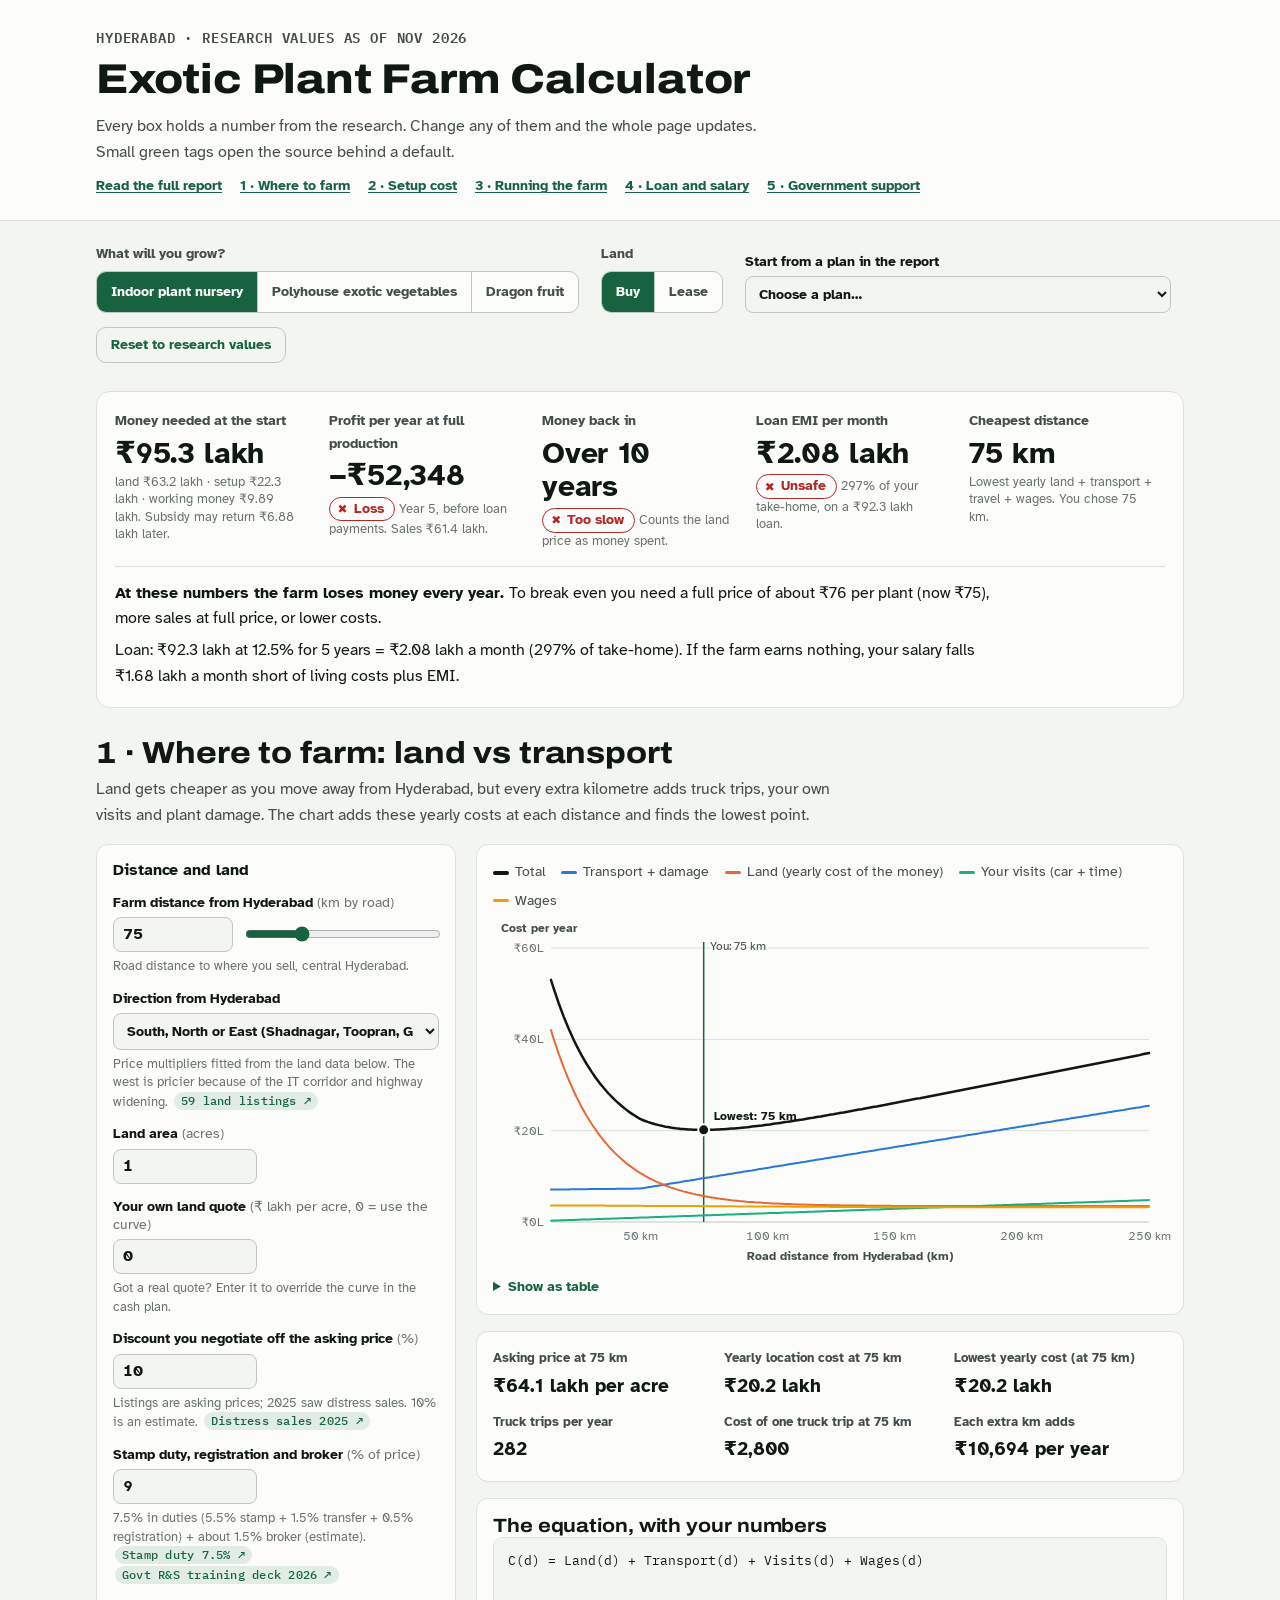
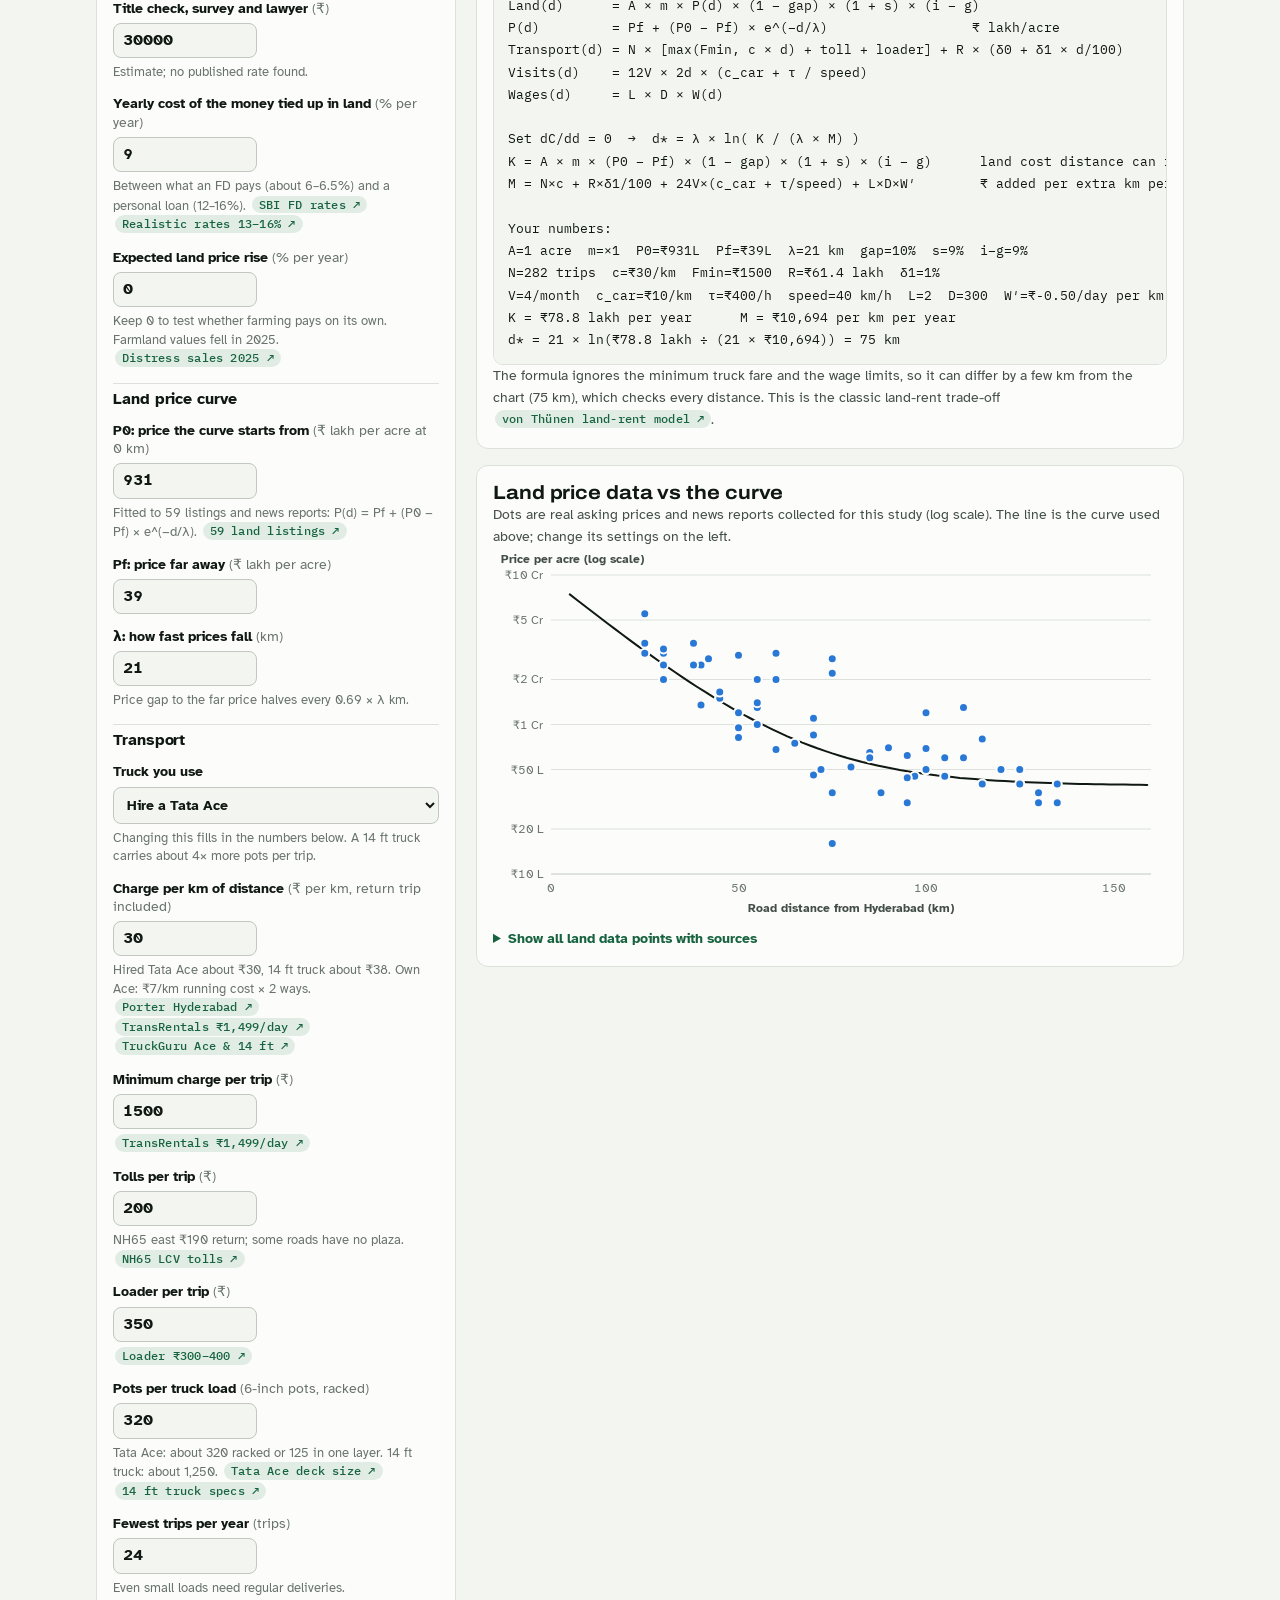
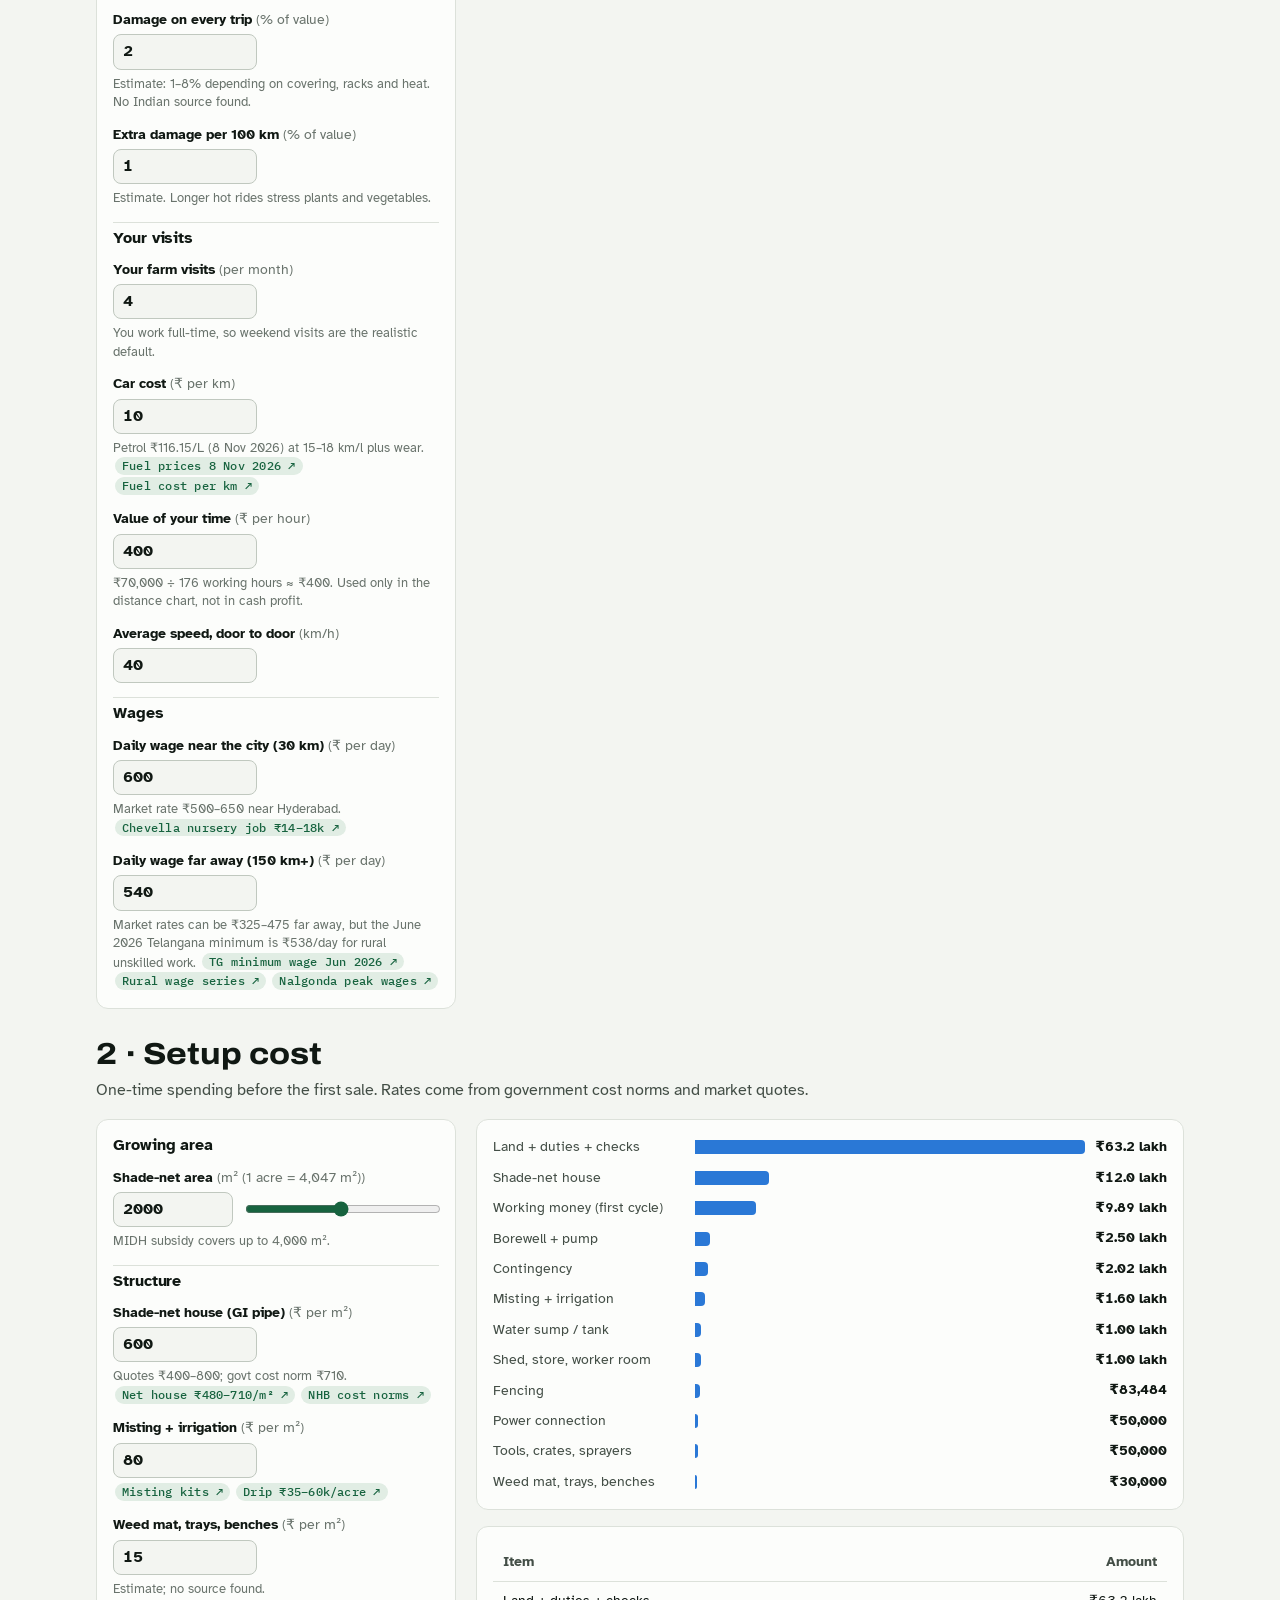
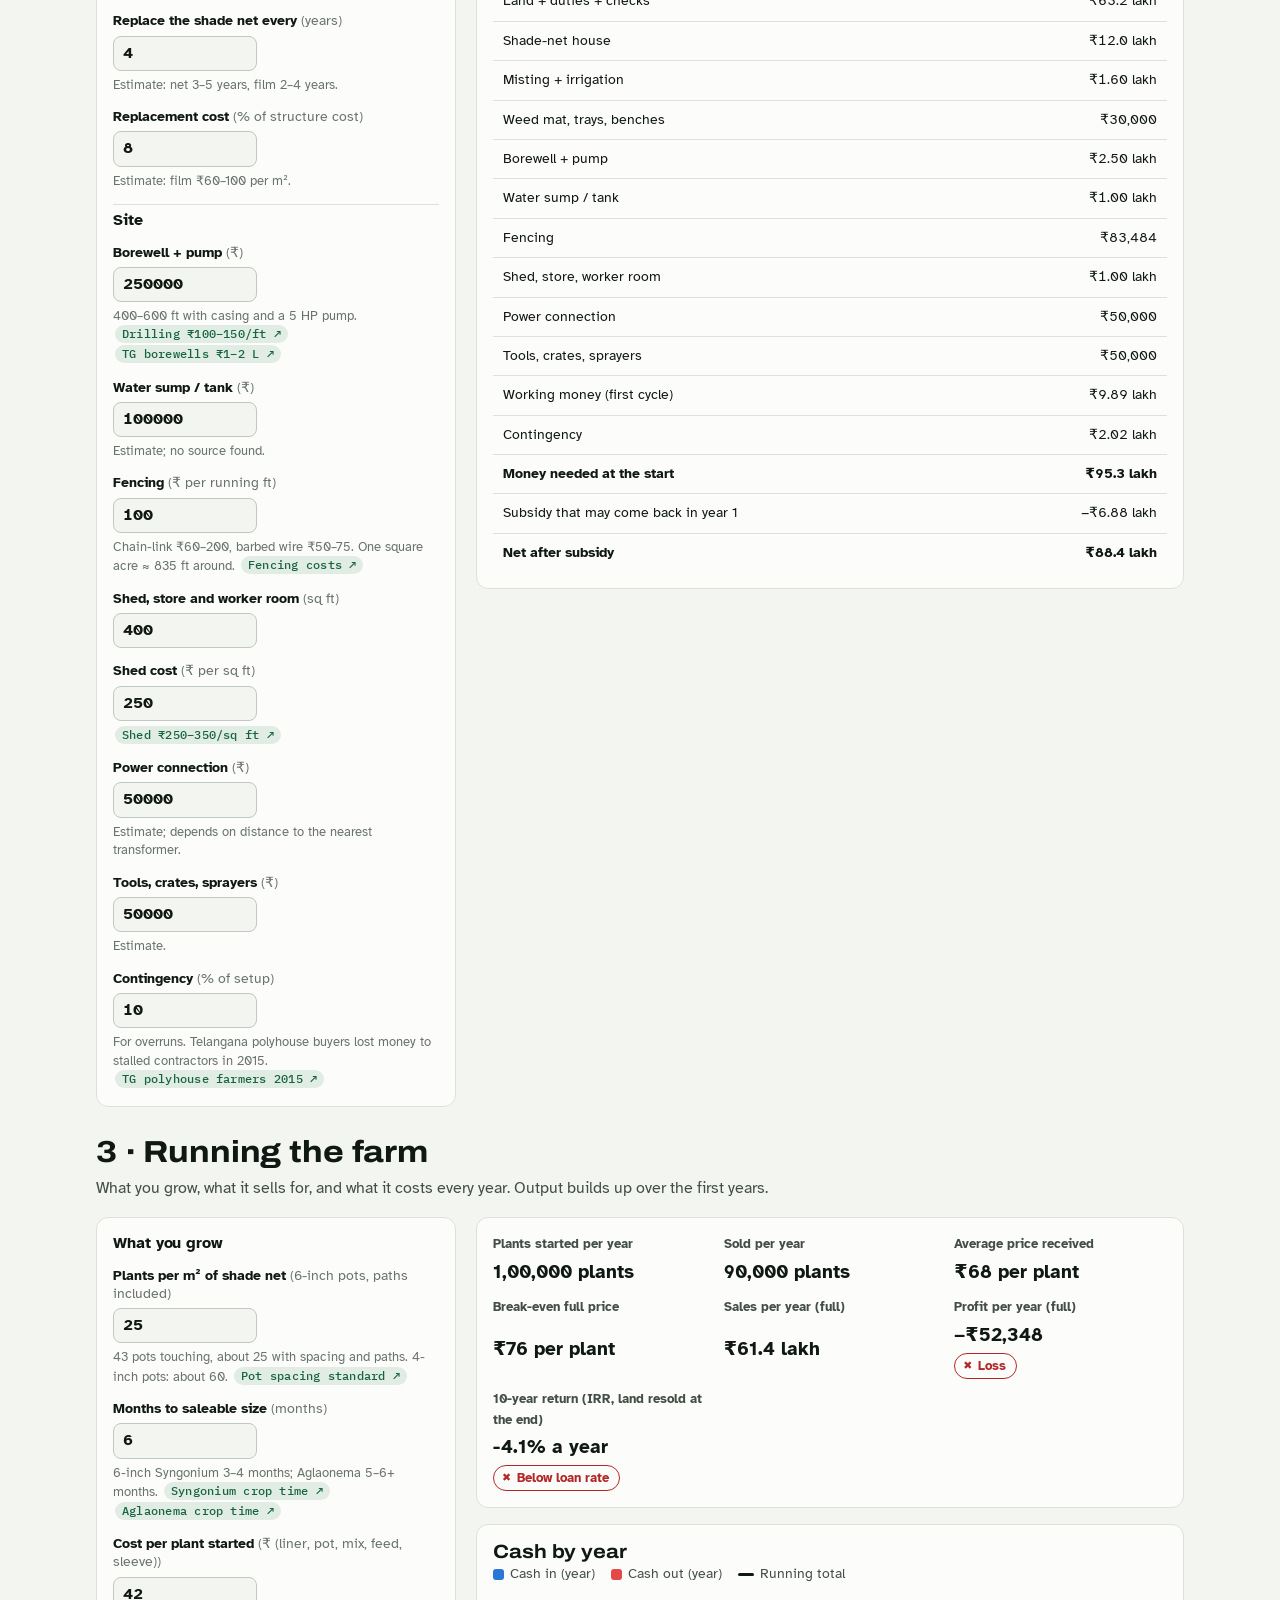
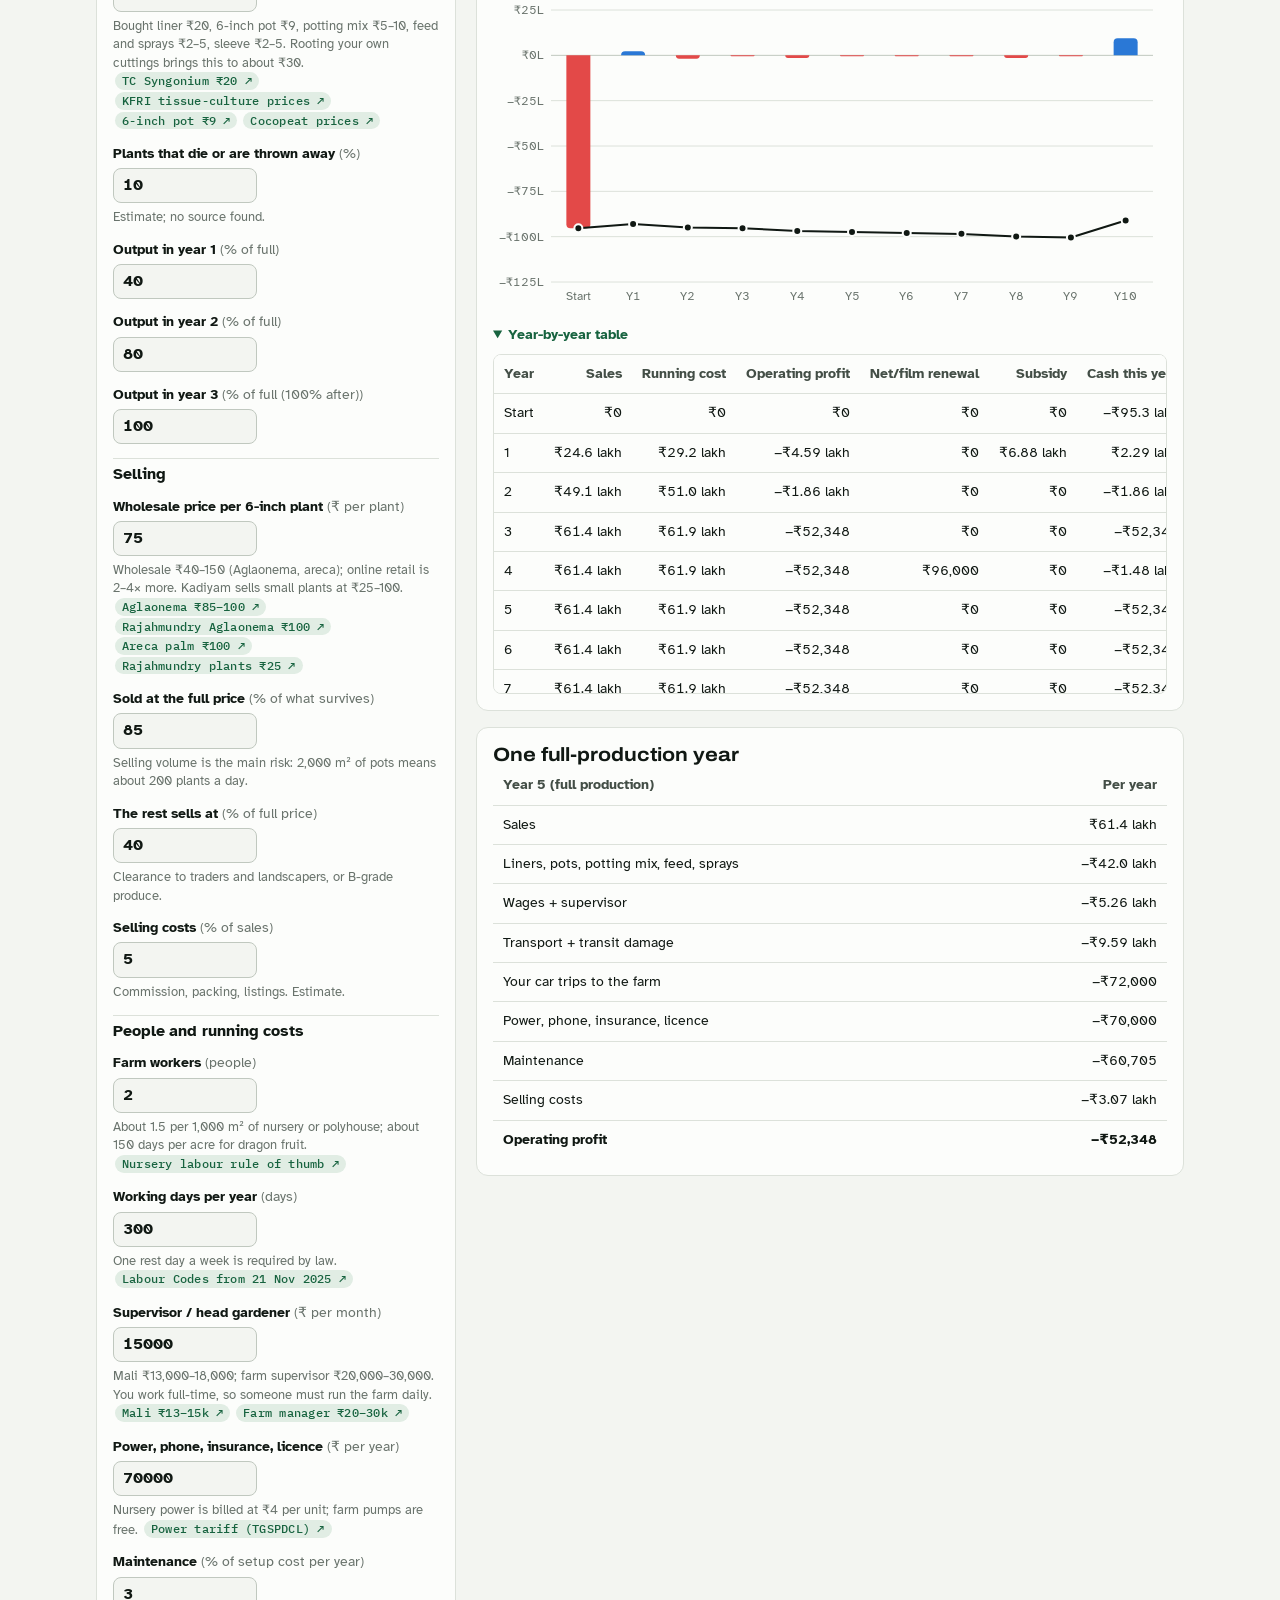
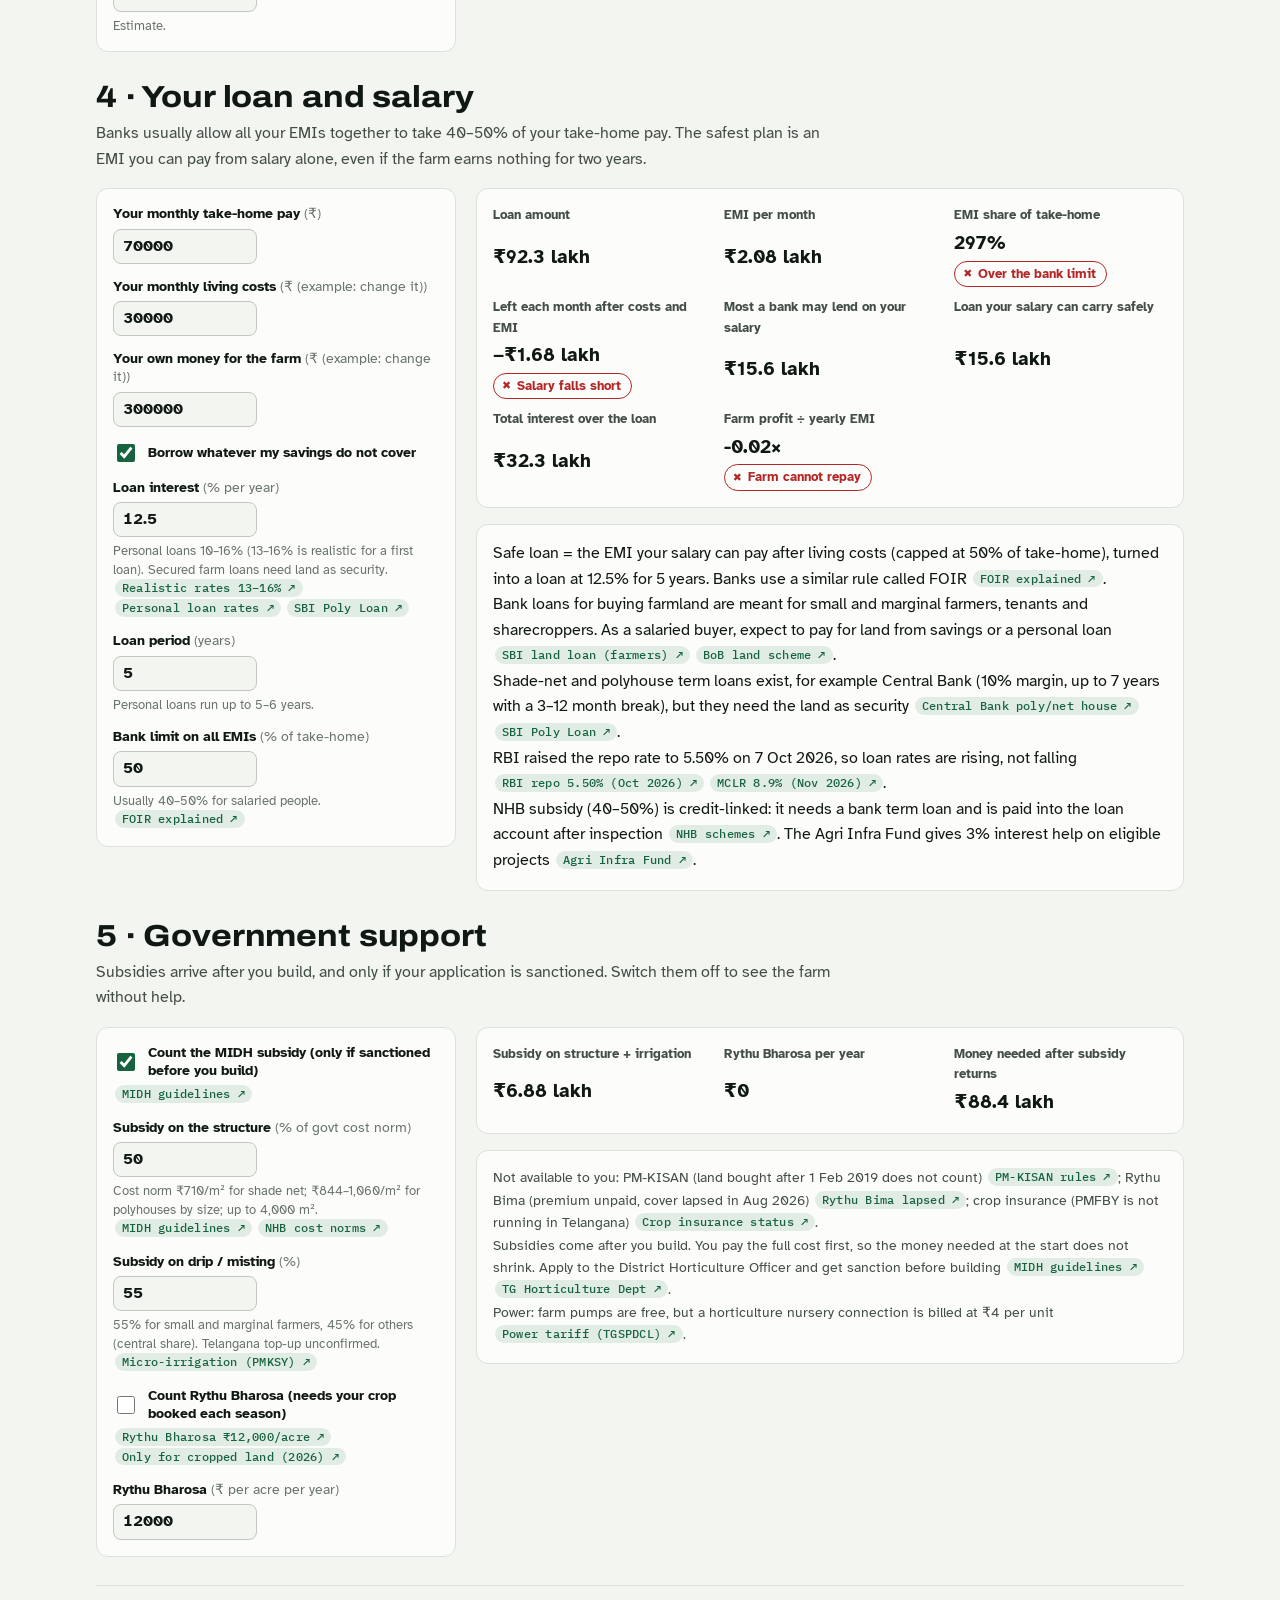
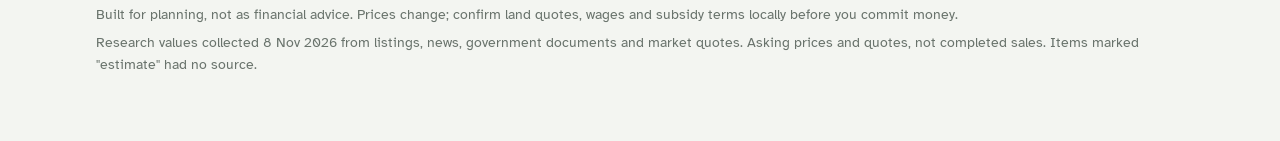
<file: exotic-plants-hyderabad/calculator.html>
<!doctype html>
<html lang="en">
<head>
<meta charset="utf-8">
<meta name="viewport" content="width=device-width, initial-scale=1, viewport-fit=cover">
<meta name="claude:viewport-fit-sides" content="cover">
<title>Exotic Plant Farm Calculator</title>
<link rel="preconnect" href="https://fonts.googleapis.com">
<link rel="preconnect" href="https://fonts.gstatic.com" crossorigin>
<link rel="stylesheet" href="https://fonts.googleapis.com/css2?family=Archivo:wdth,wght@100..125,600..800&family=Atkinson+Hyperlegible:ital,wght@0,400;0,700;1,400&family=IBM+Plex+Mono:wght@400;500;600&display=swap">
<style>
/* Layout: one reading column (~68ch) with wider figure rows; tool sections use an inputs | results grid that stacks below 880px. */
:root {
  --bg: #f3f5f1;          /* page plane, a grey biased toward leaf green */
  --surface: #fcfdfb;     /* cards and chart surface */
  --ink: #101813;
  --ink-2: #434e46;
  --muted: #69736c;
  --line: #dce1da;        /* hairlines, gridlines */
  --axis: #c0c8bf;
  --accent: #17633f;      /* shade-net green: links, buttons, focus */
  --accent-ink: #ffffff;
  --accent-soft: #e1ede4;
  --s1: #2a78d6; --s2: #eb6834; --s3: #1baf7a; --s4: #eda100;   /* validated chart slots, fixed order */
  --pos: #2a78d6; --neg: #e34948;                                 /* diverging poles for money in / out */
  --good: #0ca30c; --good-text: #006300;
  --warn: #fab219; --warn-text: #865600;
  --crit: #d03b3b; --crit-text: #b42727;
  --font-display: "Archivo", "Arial Narrow", "Helvetica Neue", system-ui, sans-serif;
  --font-body: "Atkinson Hyperlegible", system-ui, -apple-system, "Segoe UI", Roboto, sans-serif;
  --font-mono: "IBM Plex Mono", ui-monospace, "SFMono-Regular", Menlo, Consolas, monospace;
  --step--1: 0.875rem; --step-0: 1rem; --step-1: 1.2rem; --step-2: 1.45rem; --step-3: 1.9rem; --step-4: 2.6rem;
  --radius: 10px;
}
@media (prefers-color-scheme: dark) {
  :root:not([data-theme="light"]) {
    --bg: #0e1310; --surface: #161c18; --ink: #edf1ec; --ink-2: #bcc5be; --muted: #8f9891;
    --line: #29312b; --axis: #3b443d; --accent: #5cc08b; --accent-ink: #08130d; --accent-soft: #1a2a20;
    --s1: #3987e5; --s2: #d95926; --s3: #199e70; --s4: #c98500; --pos: #3987e5; --neg: #e66767;
    --good-text: #2fc42f; --warn-text: #fab219; --crit-text: #f07a7a;
    color-scheme: dark;
  }
}
:root[data-theme="dark"] {
  --bg: #0e1310; --surface: #161c18; --ink: #edf1ec; --ink-2: #bcc5be; --muted: #8f9891;
  --line: #29312b; --axis: #3b443d; --accent: #5cc08b; --accent-ink: #08130d; --accent-soft: #1a2a20;
  --s1: #3987e5; --s2: #d95926; --s3: #199e70; --s4: #c98500; --pos: #3987e5; --neg: #e66767;
  --good-text: #2fc42f; --warn-text: #fab219; --crit-text: #f07a7a;
  color-scheme: dark;
}

* { box-sizing: border-box; }
html { -webkit-text-size-adjust: 100%; }
body { margin: 0; background: var(--bg); color: var(--ink); font: 400 var(--step-0)/1.6 var(--font-body); }
.wrap { max-width: 1120px; margin-inline: auto; padding-left: max(16px, env(safe-area-inset-left, 0px)); padding-right: max(16px, env(safe-area-inset-right, 0px)); }
h1, h2, h3 { font-family: var(--font-display); font-stretch: 112%; line-height: 1.15; text-wrap: balance; margin: 0; letter-spacing: -0.005em; }
h1 { font-size: var(--step-4); font-weight: 800; }
h2 { font-size: var(--step-3); font-weight: 750; }
h3 { font-size: var(--step-1); font-weight: 700; }
p { margin: 0; }
a { color: var(--accent); text-decoration-thickness: 1px; text-underline-offset: 2px; }
a:hover { text-decoration-thickness: 2px; }
:is(a, button, input, select, summary, [tabindex]):focus-visible { outline: 2px solid var(--accent); outline-offset: 2px; border-radius: 4px; }
.eyebrow { font: 600 var(--step--1)/1.3 var(--font-mono); letter-spacing: 0.06em; text-transform: uppercase; color: var(--ink-2); }
.muted { color: var(--muted); }
.num { font-variant-numeric: tabular-nums; }
code, .mono { font-family: var(--font-mono); font-size: 0.92em; }

/* Source links: small, always beside the claim they back */
a.src { display: inline-block; font: 500 0.72rem/1.2 var(--font-mono); letter-spacing: 0.02em; color: var(--accent); background: var(--accent-soft); border-radius: 999px; padding: 2px 7px 2px 7px; margin-left: 2px; text-decoration: none; white-space: nowrap; vertical-align: 1px; }
a.src::after { content: " \2197"; }
a.src:hover { text-decoration: underline; }

/* Tables */
.scroll-x { overflow-x: auto; -webkit-overflow-scrolling: touch; max-width: 100%; }
table.tbl { width: 100%; border-collapse: collapse; font-size: var(--step--1); background: var(--surface); }
.tbl th, .tbl td { text-align: left; padding: 8px 10px; border-bottom: 1px solid var(--line); vertical-align: top; }
.tbl th { font-weight: 700; color: var(--ink-2); background: var(--surface); position: sticky; top: 0; }
.tbl td.r, .tbl th.r { text-align: right; font-variant-numeric: tabular-nums; white-space: nowrap; }
.tbl tbody tr:last-child td { border-bottom: 0; }
.tbl tr.total td { font-weight: 700; border-top: 1px solid var(--axis); }

/* Status chips: color + icon + word, never color alone */
.chip { display: inline-flex; align-items: center; gap: 6px; font-weight: 700; font-size: var(--step--1); padding: 2px 10px 2px 8px; border-radius: 999px; border: 1px solid currentColor; white-space: nowrap; }
.chip::before { font-size: 0.85em; }
.chip.good { color: var(--good-text); } .chip.good::before { content: "\2714"; }
.chip.warn { color: var(--warn-text); } .chip.warn::before { content: "\25B2"; }
.chip.crit { color: var(--crit-text); } .chip.crit::before { content: "\2716"; }

/* Charts */
.chart { width: 100%; min-width: 0; position: relative; }
.chart svg { display: block; max-width: 100%; height: auto; overflow: visible; }
.chart text { font-family: var(--font-body); }
.chart .tick { fill: var(--muted); font-size: 11.5px; font-variant-numeric: tabular-nums; }
.chart .ttl { fill: var(--ink-2); font-size: 12px; font-weight: 700; }
.chart .lbl { fill: var(--ink); font-size: 12px; font-weight: 700; }
.chart .lbl2 { fill: var(--ink-2); font-size: 11.5px; }
.chart .grid { stroke: var(--line); stroke-width: 1; }
.chart .axis { stroke: var(--axis); stroke-width: 1; }
.chart .cross { stroke: var(--ink-2); stroke-width: 1; }
.chart .ring { stroke: var(--surface); stroke-width: 2; }
.legend { display: flex; flex-wrap: wrap; gap: 6px 16px; font-size: var(--step--1); color: var(--ink-2); margin-bottom: 6px; }
.legend span { display: inline-flex; align-items: center; gap: 6px; }
.legend i { display: inline-block; width: 16px; height: 3px; border-radius: 2px; }
.legend i.rect { width: 11px; height: 11px; border-radius: 3px; }
.legend i.dot { width: 10px; height: 10px; border-radius: 50%; }
details.tableview { margin-top: 8px; font-size: var(--step--1); }
details.tableview summary { cursor: pointer; color: var(--accent); font-weight: 700; }
details.tableview .scroll-x { margin-top: 8px; max-height: 340px; overflow: auto; border: 1px solid var(--line); border-radius: 8px; }

/* Tooltip */
.tip { position: absolute; z-index: 50; pointer-events: none; background: var(--surface); color: var(--ink); border: 1px solid var(--line); box-shadow: 0 6px 24px rgba(0,0,0,0.14); border-radius: 8px; padding: 8px 10px; font-size: 12.5px; line-height: 1.4; min-width: 150px; max-width: 280px; }
.tip-h { font-weight: 700; color: var(--ink-2); margin-bottom: 4px; }
.tip-r { display: grid; grid-template-columns: 14px auto 1fr; align-items: center; gap: 6px; }
.tip-k { width: 12px; height: 3px; border-radius: 2px; }
.tip-r strong { font-variant-numeric: tabular-nums; }
.tip-l { color: var(--ink-2); }

@media (prefers-reduced-motion: reduce) { * { transition: none !important; animation: none !important; scroll-behavior: auto !important; } }

/* Ranked horizontal bars (HTML) */
.hbars { display: grid; gap: 8px; }
.hb-row { display: grid; grid-template-columns: minmax(0, 12rem) minmax(0, 1fr) auto; align-items: center; gap: 10px; font-size: var(--step--1); }
.hb-l { color: var(--ink-2); overflow-wrap: anywhere; line-height: 1.3; }
.hb-track { display: block; height: 14px; }
.hb-bar { display: block; height: 14px; background: var(--s1); border-radius: 0 4px 4px 0; }
.hb-v { font-variant-numeric: tabular-nums; font-weight: 700; white-space: nowrap; }
@media (max-width: 520px) { .hb-row { grid-template-columns: minmax(0, 1fr) auto; } .hb-track { grid-column: 1 / -1; grid-row: 2; } }


/* ---------- Calculator ---------- */
header.top { border-bottom: 1px solid var(--line); background: var(--surface); }
header.top .wrap { padding-block: 28px 22px; display: grid; gap: 10px; }
header.top .lede { color: var(--ink-2); max-width: 70ch; }
header.top nav { display: flex; flex-wrap: wrap; gap: 8px 18px; font-weight: 700; font-size: var(--step--1); }
main.wrap { padding-block: 22px 64px; display: grid; gap: 28px; }

.controls { display: flex; flex-wrap: wrap; gap: 14px 22px; align-items: end; }
.seg { border: 0; margin: 0; padding: 0; display: grid; gap: 6px; min-width: 0; }
.seg legend { font-weight: 700; font-size: var(--step--1); color: var(--ink-2); padding: 0; margin-bottom: 6px; }
.seg .opts { display: flex; flex-wrap: wrap; gap: 0; border: 1px solid var(--axis); border-radius: 10px; overflow: hidden; background: var(--surface); }
.seg input { position: absolute; opacity: 0; width: 1px; height: 1px; }
.seg label { padding: 9px 14px; cursor: pointer; font-weight: 700; font-size: var(--step--1); color: var(--ink-2); border-right: 1px solid var(--axis); user-select: none; }
.seg label:last-of-type { border-right: 0; }
.seg input:checked + label { background: var(--accent); color: var(--accent-ink); }
.seg input:focus-visible + label { outline: 2px solid var(--accent); outline-offset: -4px; }
button.ghost { font: 700 var(--step--1)/1 var(--font-body); color: var(--accent); background: transparent; border: 1px solid var(--axis); border-radius: 10px; padding: 10px 14px; cursor: pointer; }
button.ghost:hover { background: var(--accent-soft); }

/* Summary */
.summary { background: var(--surface); border: 1px solid var(--line); border-radius: 14px; padding: 18px; display: grid; gap: 16px; }
.tiles { display: grid; grid-template-columns: repeat(auto-fit, minmax(180px, 1fr)); gap: 12px 18px; }
.tile { display: grid; gap: 4px; align-content: start; padding-right: 8px; min-width: 0; }
.tile .k { font-size: var(--step--1); color: var(--ink-2); font-weight: 700; }
.tile .v { font: 700 var(--step-3)/1.1 var(--font-body); letter-spacing: -0.01em; overflow-wrap: anywhere; }
.tile .s { font-size: 0.8rem; color: var(--muted); line-height: 1.35; }
.verdict { border-top: 1px solid var(--line); padding-top: 14px; display: grid; gap: 6px; }
.verdict p { max-width: 90ch; }

/* Sections */
section.block { display: grid; gap: 16px; }
section.block > header { display: grid; gap: 6px; }
section.block > header p { color: var(--ink-2); max-width: 75ch; }
.grid2 { display: grid; grid-template-columns: minmax(0, 360px) minmax(0, 1fr); gap: 20px; align-items: start; }
@media (max-width: 880px) { .grid2 { grid-template-columns: minmax(0, 1fr); } }
.panel { background: var(--surface); border: 1px solid var(--line); border-radius: 12px; padding: 16px; min-width: 0; }
.inputs { display: grid; gap: 14px; }
.inputs h3.grp { font-size: var(--step-0); font-family: var(--font-body); font-stretch: 100%; font-weight: 700; color: var(--ink); padding-top: 6px; border-top: 1px solid var(--line); }
.inputs h3.grp:first-child { border-top: 0; padding-top: 0; }
.field { display: grid; gap: 5px; }
.field label { font-weight: 700; font-size: var(--step--1); line-height: 1.3; }
.field .unit { font-weight: 400; color: var(--muted); }
.field .ctl { display: grid; grid-template-columns: 7.5rem minmax(0, 1fr); gap: 10px; align-items: center; }
.field .ctl:has(> :only-child) { grid-template-columns: 9rem; }
.field input[type=number] { width: 100%; font: 600 var(--step-0)/1.2 var(--font-body); font-variant-numeric: tabular-nums; color: var(--ink); background: var(--bg); border: 1px solid var(--axis); border-radius: 8px; padding: 7px 9px; }
.field input[type=range] { width: 100%; accent-color: var(--accent); }
.plan-pick { min-width: min(100%, 300px); }
.field select { width: 100%; font: 600 var(--step--1)/1.3 var(--font-body); color: var(--ink); background: var(--bg); border: 1px solid var(--axis); border-radius: 8px; padding: 8px 9px; }
.field.check { grid-template-columns: auto minmax(0, 1fr); align-items: center; column-gap: 10px; }
.field.check input { width: 18px; height: 18px; accent-color: var(--accent); }
.field.check .hint { grid-column: 1 / -1; }
.hint { font-size: 0.8rem; color: var(--muted); line-height: 1.45; }
.out { display: grid; gap: 16px; min-width: 0; }
.kv { display: grid; grid-template-columns: repeat(auto-fit, minmax(170px, 1fr)); gap: 10px 18px; }
.kv div { display: grid; gap: 2px; min-width: 0; }
.kv span { font-size: 0.8rem; color: var(--ink-2); font-weight: 700; }
.kv b { font-size: var(--step-1); overflow-wrap: anywhere; }
.formula { font-family: var(--font-mono); font-size: 0.82rem; line-height: 1.7; background: var(--bg); border: 1px solid var(--line); border-radius: 10px; padding: 12px 14px; overflow-x: auto; white-space: pre; }
.note { font-size: var(--step--1); color: var(--ink-2); max-width: 80ch; }
.foot { color: var(--muted); font-size: var(--step--1); border-top: 1px solid var(--line); padding-top: 18px; display: grid; gap: 6px; }
</style>
</head>
<body>
<header class="top">
  <div class="wrap">
    <p class="eyebrow">Hyderabad · research values as of Nov 2026</p>
    <h1>Exotic Plant Farm Calculator</h1>
    <p class="lede">Every box holds a number from the research. Change any of them and the whole page updates. Small green tags open the source behind a default.</p>
    <nav><a href="index.html">Read the full report</a><a href="#where">1 · Where to farm</a><a href="#setup">2 · Setup cost</a><a href="#running">3 · Running the farm</a><a href="#loan">4 · Loan and salary</a><a href="#support">5 · Government support</a></nav>
  </div>
</header>

<main class="wrap">
  <div class="controls">
    <fieldset class="seg" id="pick-model">
      <legend>What will you grow?</legend>
      <div class="opts">
        <input type="radio" name="model" id="m-nursery" value="nursery"><label for="m-nursery">Indoor plant nursery</label>
        <input type="radio" name="model" id="m-polyhouse" value="polyhouse"><label for="m-polyhouse">Polyhouse exotic vegetables</label>
        <input type="radio" name="model" id="m-dragon" value="dragon"><label for="m-dragon">Dragon fruit</label>
      </div>
    </fieldset>
    <fieldset class="seg" id="pick-land">
      <legend>Land</legend>
      <div class="opts">
        <input type="radio" name="landMode" id="l-buy" value="buy"><label for="l-buy">Buy</label>
        <input type="radio" name="landMode" id="l-lease" value="lease"><label for="l-lease">Lease</label>
      </div>
    </fieldset>
    <div class="field plan-pick"><label for="plan">Start from a plan in the report</label><select id="plan"><option value="">Choose a plan…</option></select></div>
    <button class="ghost" id="reset" type="button">Reset to research values</button>
  </div>

  <section class="summary" aria-live="polite">
    <div class="tiles">
      <div class="tile"><span class="k">Money needed at the start</span><span class="v" id="t-upfront">–</span><span class="s" id="t-upfront-s"></span></div>
      <div class="tile"><span class="k">Profit per year at full production</span><span class="v" id="t-profit">–</span><span class="s" id="t-profit-s"></span></div>
      <div class="tile"><span class="k">Money back in</span><span class="v" id="t-payback">–</span><span class="s" id="t-payback-s"></span></div>
      <div class="tile"><span class="k">Loan EMI per month</span><span class="v" id="t-emi">–</span><span class="s" id="t-emi-s"></span></div>
      <div class="tile"><span class="k">Cheapest distance</span><span class="v" id="t-best">–</span><span class="s" id="t-best-s"></span></div>
    </div>
    <div class="verdict" id="verdict"></div>
  </section>

  <section class="block" id="where">
    <header><h2>1 · Where to farm: land vs transport</h2>
      <p>Land gets cheaper as you move away from Hyderabad, but every extra kilometre adds truck trips, your own visits and plant damage. The chart adds these yearly costs at each distance and finds the lowest point.</p></header>
    <div class="grid2">
      <div class="panel inputs" id="in-where"></div>
      <div class="out">
        <div class="panel">
          <div class="legend" id="lg-loc"></div>
          <div class="chart" id="c-loc"></div>
          <details class="tableview"><summary>Show as table</summary><div class="scroll-x" id="tv-loc"></div></details>
        </div>
        <div class="panel kv" id="o-where"></div>
        <div class="panel"><h3>The equation, with your numbers</h3><div class="formula" id="o-formula"></div><p class="note" id="o-formula-note"></p></div>
        <div class="panel" id="p-landdata">
          <h3>Land price data vs the curve</h3>
          <p class="note">Dots are real asking prices and news reports collected for this study (log scale). The line is the curve used above; change its settings on the left.</p>
          <div class="chart" id="c-land"></div>
          <details class="tableview"><summary>Show all land data points with sources</summary><div class="scroll-x" id="tv-land"></div></details>
        </div>
      </div>
    </div>
  </section>

  <section class="block" id="setup">
    <header><h2>2 · Setup cost</h2><p>One-time spending before the first sale. Rates come from government cost norms and market quotes.</p></header>
    <div class="grid2">
      <div class="panel inputs" id="in-setup"></div>
      <div class="out">
        <div class="panel"><div class="chart" id="c-capex"></div></div>
        <div class="panel"><div class="scroll-x" id="o-capex"></div></div>
      </div>
    </div>
  </section>

  <section class="block" id="running">
    <header><h2>3 · Running the farm</h2><p>What you grow, what it sells for, and what it costs every year. Output builds up over the first years.</p></header>
    <div class="grid2">
      <div class="panel inputs" id="in-running"></div>
      <div class="out">
        <div class="panel kv" id="o-running"></div>
        <div class="panel">
          <h3>Cash by year</h3>
          <div class="legend"><span><i class="rect" style="background:var(--pos)"></i>Cash in (year)</span><span><i class="rect" style="background:var(--neg)"></i>Cash out (year)</span><span><i style="background:var(--ink)"></i>Running total</span></div>
          <div class="chart" id="c-cash"></div>
          <details class="tableview" open><summary>Year-by-year table</summary><div class="scroll-x" id="tv-cash"></div></details>
        </div>
        <div class="panel"><h3>One full-production year</h3><div class="scroll-x" id="o-pl"></div></div>
      </div>
    </div>
  </section>

  <section class="block" id="loan">
    <header><h2>4 · Your loan and salary</h2><p>Banks usually allow all your EMIs together to take 40–50% of your take-home pay. The safest plan is an EMI you can pay from salary alone, even if the farm earns nothing for two years.</p></header>
    <div class="grid2">
      <div class="panel inputs" id="in-loan"></div>
      <div class="out"><div class="panel kv" id="o-loan"></div><div class="panel" id="o-loan-note"></div></div>
    </div>
  </section>

  <section class="block" id="support">
    <header><h2>5 · Government support</h2><p>Subsidies arrive after you build, and only if your application is sanctioned. Switch them off to see the farm without help.</p></header>
    <div class="grid2">
      <div class="panel inputs" id="in-support"></div>
      <div class="out"><div class="panel kv" id="o-support"></div><div class="panel note" id="o-support-note"></div></div>
    </div>
  </section>

  <footer class="foot">
    <p>Built for planning, not as financial advice. Prices change; confirm land quotes, wages and subsidy terms locally before you commit money.</p>
    <p id="data-date"></p>
  </footer>
</main>

<script>
// ---------- Formatting (Indian number system) ----------
const fmt = {
  inr(n) { if (n == null || !isFinite(n)) return '–'; return (n < 0 ? '−₹' : '₹') + Math.round(Math.abs(n)).toLocaleString('en-IN'); },
  // "₹12.3 lakh", "₹1.24 crore", "₹45,000"
  money(n, dp) {
    if (n == null || !isFinite(n)) return '–';
    const a = Math.abs(n), sign = n < 0 ? '−' : '';
    if (a >= 1e7) return sign + '₹' + (a / 1e7).toFixed(dp ?? (a >= 1e8 ? 1 : 2)) + ' crore';
    if (a >= 1e5) return sign + '₹' + (a / 1e5).toFixed(dp ?? (a >= 1e6 ? 1 : 2)) + ' lakh';
    return sign + '₹' + Math.round(a).toLocaleString('en-IN');
  },
  lakhAxis(v) { return (v < 0 ? '−' : '') + '₹' + (Math.abs(v) / 1e5).toLocaleString('en-IN', { maximumFractionDigits: 1 }) + 'L'; },
  int(n) { return n == null || !isFinite(n) ? '–' : Math.round(n).toLocaleString('en-IN'); },
  pct(n, dp = 0) { return n == null || !isFinite(n) ? '–' : n.toFixed(dp) + '%'; },
};

// ---------- SVG helpers ----------
const SVGNS = 'http://www.w3.org/2000/svg';
function sv(tag, attrs, parent) {
  const e = document.createElementNS(SVGNS, tag);
  if (attrs) for (const k in attrs) e.setAttribute(k, attrs[k]);
  if (parent) parent.appendChild(e);
  return e;
}
function svText(parent, x, y, str, cls, anchor = 'start') {
  const t = sv('text', { x, y, class: cls, 'text-anchor': anchor }, parent);
  t.textContent = str;
  return t;
}
function niceTicks(min, max, count = 5) {
  if (!(max > min)) max = min + 1;
  const raw = (max - min) / Math.max(1, count);
  const mag = Math.pow(10, Math.floor(Math.log10(raw)));
  const n = raw / mag;
  const step = (n <= 1 ? 1 : n <= 2 ? 2 : n <= 2.5 ? 2.5 : n <= 5 ? 5 : 10) * mag;
  const lo = Math.floor(min / step + 1e-9) * step, hi = Math.ceil(max / step - 1e-9) * step;
  const ticks = [];
  for (let v = lo; v <= hi + step / 2; v += step) ticks.push(Math.round(v / step) * step);
  return { lo, hi, ticks };
}
// Column/bar path: 4px rounded data end, square at the baseline.
function barPath(x, w, yBase, yEnd, r = 4) {
  const h = Math.abs(yEnd - yBase);
  r = Math.min(r, h, w / 2);
  if (h < 0.5) return '';
  if (yEnd <= yBase) return `M${x},${yBase}V${yEnd + r}Q${x},${yEnd} ${x + r},${yEnd}H${x + w - r}Q${x + w},${yEnd} ${x + w},${yEnd + r}V${yBase}Z`;
  return `M${x},${yBase}V${yEnd - r}Q${x},${yEnd} ${x + r},${yEnd}H${x + w - r}Q${x + w},${yEnd} ${x + w},${yEnd - r}V${yBase}Z`;
}

// ---------- One shared tooltip ----------
const TIP = (() => {
  const t = document.createElement('div');
  t.className = 'tip'; t.hidden = true; t.setAttribute('role', 'status');
  document.addEventListener('DOMContentLoaded', () => document.body.appendChild(t));
  return t;
})();
function showTip(cx, cy, title, rows) {
  if (!TIP.isConnected) document.body.appendChild(TIP);
  TIP.replaceChildren();
  const h = document.createElement('div'); h.className = 'tip-h'; h.textContent = title; TIP.appendChild(h);
  for (const r of rows) {
    const row = document.createElement('div'); row.className = 'tip-r';
    const k = document.createElement('span'); k.className = 'tip-k'; k.style.background = r.color || 'transparent'; row.appendChild(k);
    const v = document.createElement('strong'); v.textContent = r.value; row.appendChild(v);
    const l = document.createElement('span'); l.className = 'tip-l'; l.textContent = r.label; row.appendChild(l);
    TIP.appendChild(row);
  }
  TIP.hidden = false;
  const b = TIP.getBoundingClientRect();
  let x = cx + 14, y = cy + 14;
  if (x + b.width > window.innerWidth - 8) x = Math.max(8, cx - b.width - 14);
  if (y + b.height > window.innerHeight - 8) y = Math.max(8, cy - b.height - 14);
  TIP.style.left = (x + window.scrollX) + 'px';
  TIP.style.top = (y + window.scrollY) + 'px';
}
function hideTip() { TIP.hidden = true; }

// Re-render a chart whenever its container changes width.
function responsive(host, draw) {
  let last = 0;
  const ro = new ResizeObserver(() => { const w = host.clientWidth; if (Math.abs(w - last) > 4) { last = w; draw(); } });
  ro.observe(host);
  draw();
}

// ---------- Line chart with crosshair ----------
// o = { x:[], series:[{name,color,values,width}], xFmt, yFmt, yTip, xTitle, yTitle, vlines:[{x,label}], dot:{x,y,label}, label }
function lineChart(host, o) {
  const W = Math.max(280, host.clientWidth || 600);
  const H = o.height || Math.round(Math.min(360, Math.max(250, W * 0.52)));
  const m = { l: 58, r: 18, t: 30, b: 46 };
  const svg = sv('svg', { width: W, height: H, viewBox: `0 0 ${W} ${H}`, role: 'img', 'aria-label': o.label || '', tabindex: 0 });
  const xs = o.x, x0 = xs[0], x1 = xs[xs.length - 1];
  const all = o.series.flatMap(s => s.values).filter(v => isFinite(v));
  const yt = niceTicks(Math.min(0, ...all), Math.max(...all), H > 300 ? 5 : 4);
  const X = v => m.l + (v - x0) / (x1 - x0) * (W - m.l - m.r);
  const Y = v => H - m.b - (v - yt.lo) / (yt.hi - yt.lo) * (H - m.t - m.b);
  for (const t of yt.ticks) {
    sv('line', { x1: m.l, x2: W - m.r, y1: Y(t), y2: Y(t), class: t === 0 ? 'axis' : 'grid' }, svg);
    svText(svg, m.l - 8, Y(t) + 4, o.yFmt(t), 'tick', 'end');
  }
  const xt = niceTicks(x0, x1, Math.max(4, Math.floor((W - m.l - m.r) / 90)));
  for (const t of xt.ticks) if (t >= x0 && t <= x1) svText(svg, X(t), H - m.b + 18, o.xFmt(t), 'tick', 'middle');
  if (o.xTitle) svText(svg, m.l + (W - m.l - m.r) / 2, H - 8, o.xTitle, 'ttl', 'middle');
  if (o.yTitle) svText(svg, m.l - 50, 14, o.yTitle, 'ttl', 'start');
  for (const v of o.vlines || []) {
    if (v.x < x0 || v.x > x1) continue;
    sv('line', { x1: X(v.x), x2: X(v.x), y1: m.t - 6, y2: H - m.b, stroke: 'var(--accent)', 'stroke-width': 1.5 }, svg);
    const right = X(v.x) > W * 0.7;
    svText(svg, X(v.x) + (right ? -6 : 6), m.t + 2, v.label, 'lbl2', right ? 'end' : 'start');
  }
  for (const s of o.series) {
    const d = s.values.map((v, i) => (i ? 'L' : 'M') + X(xs[i]).toFixed(1) + ',' + Y(v).toFixed(1)).join('');
    sv('path', { d, fill: 'none', stroke: s.color, 'stroke-width': s.width || 2, 'stroke-linejoin': 'round', 'stroke-linecap': 'round' }, svg);
  }
  if (o.dot && o.dot.x >= x0 && o.dot.x <= x1) {
    const cx = X(o.dot.x), cy = Y(o.dot.y);
    sv('circle', { cx, cy, r: 5.5, fill: 'var(--ink)', class: 'ring' }, svg);
    if (W < 560) svText(svg, cx, cy + 22, o.dot.label, 'lbl', 'middle');   // narrow: below the dot, clear of the rising line
    else { const right = cx > W * 0.65; svText(svg, cx + (right ? -10 : 10), cy - 10, o.dot.label, 'lbl', right ? 'end' : 'start'); }
  }
  const cross = sv('line', { y1: m.t, y2: H - m.b, class: 'cross', visibility: 'hidden' }, svg);
  const hit = sv('rect', { x: m.l, y: m.t, width: W - m.l - m.r, height: H - m.t - m.b, fill: 'transparent' }, svg);
  let idx = Math.floor(xs.length / 2);
  const show = (i, cx, cy) => {
    idx = Math.max(0, Math.min(xs.length - 1, i));
    cross.setAttribute('x1', X(xs[idx])); cross.setAttribute('x2', X(xs[idx])); cross.setAttribute('visibility', 'visible');
    showTip(cx, cy, o.xFmt(xs[idx], true), o.series.map(s => ({ color: s.color, label: s.name, value: (o.yTip || o.yFmt)(s.values[idx]) })));
  };
  const nearest = px => { const v = x0 + (px - m.l) / (W - m.l - m.r) * (x1 - x0); let best = 0; for (let i = 1; i < xs.length; i++) if (Math.abs(xs[i] - v) < Math.abs(xs[best] - v)) best = i; return best; };
  hit.addEventListener('pointermove', e => { const r = svg.getBoundingClientRect(); show(nearest((e.clientX - r.left) * (W / r.width)), e.clientX, e.clientY); });
  hit.addEventListener('pointerleave', () => { cross.setAttribute('visibility', 'hidden'); hideTip(); });
  svg.addEventListener('keydown', e => {
    if (e.key !== 'ArrowLeft' && e.key !== 'ArrowRight') return;
    e.preventDefault();
    const step = Math.max(1, Math.round(xs.length / 40));
    const r = svg.getBoundingClientRect();
    const i = idx + (e.key === 'ArrowRight' ? step : -step);
    show(i, r.left + X(xs[Math.max(0, Math.min(xs.length - 1, i))]) * (r.width / W), r.top + 20);
  });
  svg.addEventListener('blur', () => { cross.setAttribute('visibility', 'hidden'); hideTip(); });
  host.replaceChildren(svg);
}

// ---------- Columns (yearly cash) + cumulative line ----------
// o = { labels:[], bars:[], line:[], barName, lineName, yFmt, yTip, label }
function cashChart(host, o) {
  const W = Math.max(280, host.clientWidth || 600);
  const H = o.height || Math.round(Math.min(340, Math.max(240, W * 0.48)));
  const m = { l: 58, r: 14, t: 18, b: 34 };
  const svg = sv('svg', { width: W, height: H, viewBox: `0 0 ${W} ${H}`, role: 'img', 'aria-label': o.label || '' });
  const vals = [...o.bars, ...(o.line || [])].filter(isFinite);
  const yt = niceTicks(Math.min(0, ...vals), Math.max(0, ...vals), 5);
  const n = o.labels.length, band = (W - m.l - m.r) / n;
  const bw = Math.min(24, band * 0.6);
  const X = i => m.l + band * i + band / 2;
  const Y = v => H - m.b - (v - yt.lo) / (yt.hi - yt.lo) * (H - m.t - m.b);
  for (const t of yt.ticks) {
    sv('line', { x1: m.l, x2: W - m.r, y1: Y(t), y2: Y(t), class: t === 0 ? 'axis' : 'grid' }, svg);
    svText(svg, m.l - 8, Y(t) + 4, o.yFmt(t), 'tick', 'end');
  }
  const every = band < 26 ? 2 : 1;
  o.labels.forEach((lb, i) => { if (i % every === 0) svText(svg, X(i), H - m.b + 18, lb, 'tick', 'middle'); });
  o.bars.forEach((v, i) => {
    const d = barPath(X(i) - bw / 2, bw, Y(0), Y(v));
    if (d) sv('path', { d, fill: v >= 0 ? 'var(--pos)' : 'var(--neg)' }, svg);
  });
  if (o.line) {
    const d = o.line.map((v, i) => (i ? 'L' : 'M') + X(i).toFixed(1) + ',' + Y(v).toFixed(1)).join('');
    sv('path', { d, fill: 'none', stroke: 'var(--ink)', 'stroke-width': 2, 'stroke-linejoin': 'round' }, svg);
    o.line.forEach((v, i) => sv('circle', { cx: X(i), cy: Y(v), r: 4, fill: 'var(--ink)', class: 'ring' }, svg));
  }
  o.labels.forEach((lb, i) => {
    const r = sv('rect', { x: X(i) - band / 2, y: m.t, width: band, height: H - m.t - m.b, fill: 'transparent', tabindex: 0, 'aria-label': `${lb}: ${o.barName} ${o.yTip(o.bars[i])}` }, svg);
    const rows = () => [{ color: o.bars[i] >= 0 ? 'var(--pos)' : 'var(--neg)', label: o.barName, value: o.yTip(o.bars[i]) }]
      .concat(o.line ? [{ color: 'var(--ink)', label: o.lineName, value: o.yTip(o.line[i]) }] : []);
    r.addEventListener('pointermove', e => showTip(e.clientX, e.clientY, lb, rows()));
    r.addEventListener('pointerleave', hideTip);
    r.addEventListener('focus', () => { const b = r.getBoundingClientRect(); showTip(b.left + b.width / 2, b.top + 10, lb, rows()); });
    r.addEventListener('blur', hideTip);
  });
  host.replaceChildren(svg);
}

// ---------- Scatter (log y) with a fitted curve ----------
// o = { points:[{x,y,label,sub,color}], curve:(x)=>y, xMax, yTicks:[], xTitle, yTitle, label, marker:{x,y,label} }
function scatterChart(host, o) {
  const W = Math.max(280, host.clientWidth || 600);
  const H = o.height || Math.round(Math.min(380, Math.max(260, W * 0.55)));
  const m = { l: 58, r: 16, t: 26, b: 46 };
  const svg = sv('svg', { width: W, height: H, viewBox: `0 0 ${W} ${H}`, role: 'img', 'aria-label': o.label || '' });
  const yTicks = o.yTicks, yLo = Math.log(yTicks[0]), yHi = Math.log(yTicks[yTicks.length - 1]);
  const X = v => m.l + v / o.xMax * (W - m.l - m.r);
  const Y = v => H - m.b - (Math.log(Math.max(v, yTicks[0])) - yLo) / (yHi - yLo) * (H - m.t - m.b);
  for (const t of yTicks) {
    sv('line', { x1: m.l, x2: W - m.r, y1: Y(t), y2: Y(t), class: t === yTicks[0] ? 'axis' : 'grid' }, svg);
    svText(svg, m.l - 8, Y(t) + 4, o.yFmt(t), 'tick', 'end');
  }
  const xt = niceTicks(0, o.xMax, Math.max(3, Math.floor((W - m.l - m.r) / 90)));
  for (const t of xt.ticks) if (t <= o.xMax) svText(svg, X(t), H - m.b + 18, String(t), 'tick', 'middle');
  if (o.xTitle) svText(svg, m.l + (W - m.l - m.r) / 2, H - 8, o.xTitle, 'ttl', 'middle');
  if (o.yTitle) svText(svg, m.l - 50, 14, o.yTitle, 'ttl', 'start');
  if (o.curve) {
    let d = '';
    for (let x = 5; x <= o.xMax; x += 2) d += (d ? 'L' : 'M') + X(x).toFixed(1) + ',' + Y(o.curve(x)).toFixed(1);
    sv('path', { d, fill: 'none', stroke: 'var(--ink)', 'stroke-width': 2, 'stroke-linecap': 'round' }, svg);
  }
  for (const p of o.points) {
    const g = sv('g', { tabindex: 0, 'aria-label': `${p.label}: ${p.sub}` }, svg);
    sv('circle', { cx: X(p.x), cy: Y(p.y), r: 12, fill: 'transparent' }, g);
    sv('circle', { cx: X(p.x), cy: Y(p.y), r: 4.5, fill: p.color || 'var(--s1)', class: 'ring' }, g);
    const rows = () => [{ color: p.color || 'var(--s1)', label: p.sub, value: o.yTip(p.y) }];
    g.addEventListener('pointermove', e => showTip(e.clientX, e.clientY, p.label, rows()));
    g.addEventListener('pointerleave', hideTip);
    g.addEventListener('focus', () => { const b = g.getBoundingClientRect(); showTip(b.left + b.width / 2, b.top, p.label, rows()); });
    g.addEventListener('blur', hideTip);
  }
  if (o.marker && o.marker.x >= 0 && o.marker.x <= o.xMax) {
    const mx = X(o.marker.x);
    sv('line', { x1: mx, x2: mx, y1: m.t - 4, y2: H - m.b, stroke: 'var(--accent)', 'stroke-width': 1.5, 'stroke-dasharray': '4 3' }, svg);
    if (o.marker.y != null) sv('circle', { cx: mx, cy: Y(o.marker.y), r: 6, fill: 'var(--accent)', class: 'ring' }, svg);
    const right = mx > W * 0.6;
    svText(svg, mx + (right ? -8 : 8), m.t + 6, o.marker.label, 'lbl', right ? 'end' : 'start');
  }
  host.replaceChildren(svg);
}

// ---------- Horizontal bars in HTML (ranked, one color) ----------
function hbars(host, items, valueFmt) {
  const max = Math.max(...items.map(i => i.value), 1);
  const wrap = document.createElement('div'); wrap.className = 'hbars';
  for (const it of items) {
    const row = document.createElement('div'); row.className = 'hb-row';
    const l = document.createElement('span'); l.className = 'hb-l'; l.textContent = it.label;
    const tr = document.createElement('span'); tr.className = 'hb-track';
    const b = document.createElement('span'); b.className = 'hb-bar'; b.style.width = Math.max(0.5, it.value / max * 100) + '%';
    if (it.color) b.style.background = it.color;
    tr.appendChild(b);
    const v = document.createElement('span'); v.className = 'hb-v'; v.textContent = valueFmt(it.value, it);
    row.append(l, tr, v); wrap.appendChild(row);
  }
  host.replaceChildren(wrap);
}

// Build a simple table (header row + rows of strings) into a container.
function fillTable(host, head, rows, rightCols = []) {
  const t = document.createElement('table'); t.className = 'tbl';
  const th = t.createTHead().insertRow();
  head.forEach((h, i) => { const c = document.createElement('th'); c.textContent = h; if (rightCols.includes(i)) c.className = 'r'; th.appendChild(c); });
  const tb = t.createTBody();
  for (const r of rows) {
    const tr = tb.insertRow();
    if (r.cls) tr.className = r.cls;
    (r.cells || r).forEach((v, i) => {
      const td = tr.insertCell();
      if (v && typeof v === 'object' && v.href) { const a = document.createElement('a'); a.href = v.href; a.target = '_blank'; a.rel = 'noopener'; a.textContent = v.text; td.appendChild(a); }
      else td.textContent = v;
      if (rightCols.includes(i)) td.className = 'r';
    });
  }
  host.replaceChildren(t);
}

</script>
<script>
// Pure calculation engine for the exotic-plant farm calculator.
// Money in rupees unless a name says lakh. Distances are road km from Hyderabad.
// Dependency-free, so the same code runs in the browser and in Node tests.

const LAKH = 1e5;
const clamp = (x, a, b) => Math.min(b, Math.max(a, x));

// Asking price of farmland (₹ lakh per acre) at road distance d:
// P(d) = m × [ Pf + (P0 − Pf) × e^(−d/λ) ], m = direction multiplier.
function landPriceLakh(d, s) {
  return s.dirMult * (s.curvePf + (s.curveP0 - s.curvePf) * Math.exp(-d / s.curveLambda));
}

// All-in rupees to buy the land at distance d (deal discount, duties, broker, legal checks).
function landBuyCost(d, s, lakhPerAcre) {
  const p = (lakhPerAcre != null ? lakhPerAcre : landPriceLakh(d, s)) * (1 - s.askGap / 100);
  return p * LAKH * s.landAcres * (1 + s.regPct / 100) + s.legalCost;
}

// Daily wage at distance d: straight line from the near-city wage (30 km) to the far wage (150 km).
function wageAt(d, s) {
  const t = clamp((d - 30) / 120, 0, 1);
  return s.wageNear + (s.wageFar - s.wageNear) * t;
}

// MIDH cost norm (₹/m²) for the structure; polyhouse norms fall with area slab.
function costNorm(s) {
  if (s.model === 'polyhouse') {
    const a = s.growArea;
    return a <= 500 ? 1060 : a <= 1008 ? 935 : a <= 2080 ? 890 : 844;
  }
  return s.model === 'nursery' ? 710 : 0;
}

// Output at full production. Everything saleable leaves the farm: a share at the
// full wholesale price, the rest cleared at a discount.
function production(s) {
  let produced, inputCost;
  if (s.model === 'nursery') {
    produced = s.growArea * s.density * (12 / s.cycleMonths);   // plants started per year
    inputCost = produced * s.varCost;
  } else if (s.model === 'polyhouse') {
    produced = s.growArea * s.yieldPerM2;                        // kg per year
    inputCost = s.growArea * s.varCostPerM2;
  } else {
    produced = s.cropAcres * s.yieldTPerAcre * 1000;             // kg per year at full yield
    inputCost = s.cropAcres * s.varCostPerAcre;
  }
  const sold = produced * (1 - s.lossPct / 100);
  const share = s.fullPriceShare / 100;
  const avgPrice = s.price * (share + (1 - share) * s.discountPct / 100);
  const revenue = sold * avgPrice;
  const trips = sold > 0 ? Math.max(Math.ceil(sold / s.unitsPerTrip), s.minTrips) : 0;
  return { produced, sold, inputCost, revenue, trips, avgPrice };
}

const tripCost = (d, s) => Math.max(s.minFare, s.ratePerKm * d) + s.toll + s.helper;

// Yearly costs that depend on distance. withTime adds the value of the owner's
// travel time (an economic cost, not cash) — used only by the distance optimiser.
function locationCosts(d, s, prod, withTime = true) {
  let land;
  if (s.landMode === 'buy') land = landBuyCost(d, s) * Math.max(0, (s.costOfMoney - s.landGrowth) / 100);
  else land = s.landAcres * s.leaseRent;
  const damagePct = s.damageBase + s.damagePer100 * d / 100;
  const transport = prod.trips * tripCost(d, s) + prod.revenue * damagePct / 100;
  const visits = s.visitsPerMonth * 12;
  const ownerCash = visits * 2 * d * s.carPerKm;
  const ownerTime = withTime ? visits * (2 * d / s.avgSpeed) * s.ownerHourValue : 0;
  const labour = s.workers * s.workDays * wageAt(d, s);
  const owner = ownerCash + ownerTime;
  return { land, transport, owner, ownerCash, ownerTime, labour, total: land + transport + owner + labour };
}

function optimiseDistance(s, prod, dMin = 15, dMax = 250) {
  const curve = [];
  let best = null;
  for (let d = dMin; d <= dMax; d += 1) {
    const c = locationCosts(d, s, prod, true);
    curve.push({ d, ...c });
    if (!best || c.total < best.total) best = { d, ...c };
  }
  return { best, curve };
}

// Closed form for the "buy" case (beyond the minimum-fare zone, ignoring wage band limits):
// d* = λ × ln( K / (λ × M) ), K = land carrying cost that distance can remove, M = extra ₹/yr per extra km.
function closedForm(s, prod) {
  const visits = s.visitsPerMonth * 12;
  const wageSlope = (s.wageFar - s.wageNear) / 120;
  const M = prod.trips * s.ratePerKm
          + prod.revenue * (s.damagePer100 / 100) / 100
          + 2 * visits * (s.carPerKm + s.ownerHourValue / s.avgSpeed)
          + s.workers * s.workDays * wageSlope;
  const K = s.landAcres * s.dirMult * (s.curveP0 - s.curvePf) * LAKH * (1 - s.askGap / 100) * (1 + s.regPct / 100)
          * Math.max(0, (s.costOfMoney - s.landGrowth) / 100);
  let dStar = null;
  if (s.landMode === 'buy') {
    if (M <= 0) dStar = Infinity;
    else { const arg = K / (s.curveLambda * M); dStar = arg <= 1 ? 0 : s.curveLambda * Math.log(arg); }
  }
  return { M, K, dStar };
}

// One-time setup items. life > 0 means part of the item (replaceShare) is bought again every `life` years.
function capexItems(s) {
  const items = [];
  const perimeterFt = 4 * Math.sqrt(s.landAcres * 43560);
  const add = (label, amount, extra = {}) => items.push({ label, amount: Math.max(0, amount), life: 0, replaceShare: 0, sub: null, ...extra });
  if (s.model === 'nursery') {
    add('Shade-net house', s.growArea * s.structRate, { life: s.coverLife, replaceShare: s.coverShare / 100, sub: 'structure' });
    add('Misting + irrigation', s.growArea * s.irrigRate, { sub: 'micro' });
    add('Weed mat, trays, benches', s.growArea * s.benchRate);
  } else if (s.model === 'polyhouse') {
    add('Polyhouse', s.growArea * s.structRate, { life: s.coverLife, replaceShare: s.coverShare / 100, sub: 'structure' });
    add('Drip + fertigation', s.growArea * s.irrigRate, { sub: 'micro' });
    add('Beds, mulch, trellis', s.growArea * s.benchRate);
  } else {
    add('Poles + ring frames', s.cropAcres * s.polesPerAcre * s.poleRate);
    add('Planting cuttings', s.cropAcres * s.polesPerAcre * s.plantsPerPole * s.cuttingRate);
    add('Drip irrigation', s.cropAcres * s.dripPerAcre, { sub: 'micro' });
    add('Land preparation + manure', s.cropAcres * s.prepPerAcre);
  }
  add('Borewell + pump', s.borewell);
  add('Water sump / tank', s.tank);
  add('Fencing', s.fenceRate * perimeterFt);
  add('Shed, store, worker room', s.shedSqft * s.shedRate);
  add('Power connection', s.power);
  add('Tools, crates, sprayers', s.tools);
  if (s.vehicle > 0) add('Own vehicle', s.vehicle);
  return items;
}

// Ten-year cash flow (cash only: the owner's time is not counted here).
function cashflow(s) {
  const prod = production(s);
  const d = s.distance;
  const items = capexItems(s);
  const setup = items.reduce((a, b) => a + b.amount, 0);
  const contingency = setup * s.contingencyPct / 100;
  const landLakh = s.landQuote > 0 ? s.landQuote : landPriceLakh(d, s);
  const landBuy = s.landMode === 'buy' ? landBuyCost(d, s, s.landQuote > 0 ? s.landQuote / (1 - s.askGap / 100) : null) : 0;

  // Working money: inputs for the first cycle/season (at year-1 output) + 3 months of wages and fixed costs.
  // It is tied up in growing stock, so it comes back at the end of year 10.
  const firstInputs = s.model === 'nursery' ? prod.inputCost * (s.cycleMonths / 12) * s.ramp[0]
                    : s.model === 'polyhouse' ? prod.inputCost * 0.5 * s.ramp[0] : prod.inputCost;
  const wagesYear = s.workers * s.workDays * wageAt(d, s) + s.supervisor * 12;
  const workingCapital = firstInputs + (wagesYear + s.otherFixed + s.vehicleFixed) / 4;
  const upfront = landBuy + setup + contingency + workingCapital;

  // Back-ended subsidy, paid in year 1 if sanctioned.
  let subsidy = 0;
  if (s.subsidyOn) {
    for (const it of items) {
      if (it.sub === 'structure') subsidy += Math.min(s.structRate, costNorm(s)) * Math.min(s.growArea, 4000) * s.structSubsidyPct / 100;
      else if (it.sub === 'micro') subsidy += it.amount * s.microSubsidyPct / 100;
    }
  }

  const loan = Math.max(0, s.loanAmount);
  const r = s.loanRate / 100 / 12, n = Math.max(1, Math.round(s.loanYears * 12));
  const emi = loan <= 0 ? 0 : (r === 0 ? loan / n : loan * r * Math.pow(1 + r, n) / (Math.pow(1 + r, n) - 1));

  const rows = [];
  let cumProject = -upfront, cumYou = -(upfront - loan);
  rows.push({ y: 0, revenue: 0, opex: 0, op: 0, replace: 0, subsidy: 0, debt: 0, project: -upfront, you: -(upfront - loan), cumProject, cumYou });
  for (let y = 1; y <= 10; y++) {
    const ramp = s.ramp[Math.min(y - 1, s.ramp.length - 1)];
    const p = { ...prod, produced: prod.produced * ramp, sold: prod.sold * ramp, revenue: prod.revenue * ramp,
                inputCost: s.model === 'dragon' ? prod.inputCost : prod.inputCost * ramp };
    p.trips = p.sold > 0 ? Math.max(Math.ceil(p.sold / s.unitsPerTrip), s.minTrips) : 0;
    const lc = locationCosts(d, s, p, false);
    const marketing = p.revenue * s.marketingPct / 100;
    const maint = setup * s.maintPct / 100;
    const supervisor = s.supervisor * 12;
    const lease = s.landMode === 'lease' ? lc.land : 0;
    const opex = p.inputCost + lc.transport + lc.ownerCash + lc.labour + supervisor + s.otherFixed + s.vehicleFixed + maint + marketing + lease;
    const support = s.landMode === 'buy' && s.rbOn ? s.rbPerAcre * s.landAcres : 0;
    const op = p.revenue + support - opex;
    let replace = 0;
    for (const it of items) if (it.life > 0 && y % it.life === 0) replace += it.amount * it.replaceShare;
    const sub = y === 1 ? subsidy : 0;
    const debt = Math.min(12, Math.max(0, n - (y - 1) * 12)) * emi;
    const release = y === 10 ? workingCapital : 0;
    const project = op - replace + sub + release;
    const you = project - debt;
    cumProject += project; cumYou += you;
    rows.push({ y, ramp, revenue: p.revenue, inputCost: p.inputCost, transport: lc.transport, owner: lc.ownerCash,
                labour: lc.labour + supervisor, marketing, maint, lease, opex, support, op, replace, subsidy: sub,
                debt, project, you, cumProject, cumYou, trips: p.trips, sold: p.sold });
  }

  let payback = null;
  for (let i = 1; i < rows.length; i++) {
    if (rows[i].cumProject >= 0 && rows[i - 1].cumProject < 0) { payback = (i - 1) + (-rows[i - 1].cumProject) / rows[i].project; break; }
  }

  const mature = rows[5];
  const share = s.fullPriceShare / 100, priceFactor = share + (1 - share) * s.discountPct / 100;
  const dmg = (s.damageBase + s.damagePer100 * d / 100) / 100;
  const keep = 1 - s.marketingPct / 100 - dmg;
  const nonRevenueCosts = mature.opex - mature.revenue * (s.marketingPct / 100 + dmg);
  const breakEvenPrice = mature.sold > 0 && keep > 0 ? (nonRevenueCosts - mature.support) / (mature.sold * priceFactor * keep) : null;

  // 10-year IRR, counting the land's value at the end (rural farmland has no capital-gains tax).
  const landEnd = s.landMode === 'buy' ? landLakh * (1 - s.askGap / 100) * LAKH * s.landAcres * Math.pow(1 + s.landGrowth / 100, 10) : 0;
  const flows = rows.map(x => x.project);
  flows[10] += landEnd;
  const irr = irrOf(flows);
  const totalInterest = emi * n - loan;
  return { prod, items, setup, contingency, workingCapital, landLakh, landBuy, upfront, subsidy, loan, emi, totalInterest, rows, payback, mature, breakEvenPrice, irr, landEnd };
}

function irrOf(flows) {
  const npv = r => flows.reduce((a, f, t) => a + f / Math.pow(1 + r, t), 0);
  let lo = -0.99, hi = 2;
  if (npv(lo) * npv(hi) > 0) return null;
  for (let i = 0; i < 200; i++) { const mid = (lo + hi) / 2; if (npv(lo) * npv(mid) <= 0) hi = mid; else lo = mid; }
  return (lo + hi) / 2;
}

// How much you can borrow against your salary.
function loanCapacity(s, emi) {
  const surplus = s.salary - s.expenses;
  const r = s.loanRate / 100 / 12, n = Math.max(1, Math.round(s.loanYears * 12));
  const factor = r === 0 ? n : (1 - Math.pow(1 + r, -n)) / r;
  const maxEmi = s.salary * s.foirPct / 100;
  const safeEmi = Math.min(maxEmi, Math.max(0, surplus));
  return { surplus, maxEmi, maxLoan: maxEmi * factor, safeEmi, safeLoan: safeEmi * factor, emiPct: s.salary > 0 ? emi / s.salary * 100 : 0, leftAfterEmi: surplus - emi };
}

if (typeof module !== 'undefined') module.exports = { landPriceLakh, landBuyCost, wageAt, costNorm, production, tripCost, locationCosts, optimiseDistance, closedForm, capexItems, cashflow, irrOf, loanCapacity };

</script>
<script>
const LAND_POINTS = [{"place": "Shamshabad","district": "Rangareddy","corridor": "South (NH44)","km": 25,"lo": 200,"hi": 700,"typ": 350,"kind": "Asking price","url": "https://1acre.in/lands-for-sale/1-acre-land-in-sultanpalle-shamshabad-ranga-reddy-telangana-6510"},{"place": "Kothur","district": "Rangareddy","corridor": "South (NH44)","km": 45,"lo": 80,"hi": 420,"typ": 150,"kind": "Asking price","url": "https://1acre.in/hi/lands-for-sale/kothur-ranga-reddy-telangana"},{"place": "Farooqnagar (Shadnagar)","district": "Rangareddy","corridor": "South (NH44)","km": 55,"lo": 60,"hi": 130,"typ": 100,"kind": "Asking price","url": "https://1acre.in/lands-for-sale/1-acre-land-in-kishannagar-farooqnagar-ranga-reddy-telangana-4560"},{"place": "Balanagar","district": "Mahabubnagar","corridor": "South (NH44)","km": 70,"lo": 35,"hi": 60,"typ": 46,"kind": "Asking price","url": "https://1acre.in/lands-for-sale/1.4-acre-land-in-udithyal-balanagar-mahabubnagar-telangana-11888"},{"place": "Jadcherla","district": "Mahabubnagar","corridor": "South (NH44)","km": 85,"lo": 57,"hi": 80,"typ": 65,"kind": "Asking price","url": "https://1acre.in/lands-for-sale/1-acre-land-in-earlapalle-jadcherla-mahabubnagar-telangana-6886"},{"place": "Konded (Jadcherla)","district": "Mahabubnagar","corridor": "South (NH44)","km": 90,"lo": 70,"hi": 70,"typ": 70,"kind": "Asking price","url": "https://www.1acre.in/verified-lands-for-sale/telangana/mahabubnagar/jadcherla/konded/3076"},{"place": "Bhoothpur","district": "Mahabubnagar","corridor": "South (NH44)","km": 97,"lo": 26,"hi": 60,"typ": 45,"kind": "Asking price","url": "https://1acre.in/lands-for-sale/bhoothpur-mahabubnagar-telangana?tab=listings"},{"place": "Medchal","district": "Medchal-Malkajgiri","corridor": "North","km": 30,"lo": 140,"hi": 800,"typ": 300,"kind": "Asking price","url": "https://1acre.in/lands-for-sale/medchal-medchal-malkajgiri-telangana"},{"place": "Toopran","district": "Medak","corridor": "North","km": 50,"lo": 60,"hi": 160,"typ": 95,"kind": "Asking price","url": "https://1acre.in/lands-for-sale/toopran-medak-telangana"},{"place": "Ramayampet","district": "Medak","corridor": "North","km": 95,"lo": 33,"hi": 60,"typ": 44,"kind": "Asking price","url": "https://1acre.in/lands-for-sale/ramayampet-medak-telangana"},{"place": "Kamareddy (town edge)","district": "Kamareddy","corridor": "North","km": 115,"lo": 80,"hi": 280,"typ": 80,"kind": "Asking price","url": "https://1acre.in/hi/lands-for-sale/kamareddy-kamareddy-telangana"},{"place": "Gandhari","district": "Kamareddy","corridor": "North","km": 130,"lo": 25,"hi": 45,"typ": 35,"kind": "Asking price","url": "https://1acre.in/lands-for-sale/23-acre-land-in-gandhari-gandhari-kamareddy-telangana-6220"},{"place": "Shamirpet","district": "Medchal-Malkajgiri","corridor": "North","km": 30,"lo": 150,"hi": 1200,"typ": 300,"kind": "Asking price","url": "https://1acre.in/hi/lands-for-sale/shamirpet-medchal-malkajgiri-telangana"},{"place": "Mulug (Siddipet)","district": "Siddipet","corridor": "North","km": 45,"lo": 85,"hi": 250,"typ": 150,"kind": "Asking price","url": "https://1acre.in/lands-for-sale/mulug-siddipet-telangana"},{"place": "Gajwel","district": "Siddipet","corridor": "North","km": 60,"lo": 58,"hi": 84,"typ": 68,"kind": "Asking price","url": "https://1acre.in/lands-for-sale/gajwel-siddipet-telangana"},{"place": "Siddipet Rural","district": "Siddipet","corridor": "North","km": 100,"lo": 20,"hi": 100,"typ": 50,"kind": "Asking price","url": "https://1acre.in/lands-for-sale/siddipet-rural-siddipet-telangana"},{"place": "Mirdoddi","district": "Siddipet","corridor": "North","km": 115,"lo": 32,"hi": 170,"typ": 40,"kind": "Asking price","url": "https://1acre.in/lands-for-sale/1-acre-land-in-almaspur-mirdoddi-siddipet-telangana-11694"},{"place": "Koheda","district": "Siddipet","corridor": "North","km": 125,"lo": 24,"hi": 62,"typ": 40,"kind": "Asking price","url": "https://1acre.in/lands-for-sale/koheda-koheda-siddipet-telangana"},{"place": "Akkannapet","district": "Siddipet","corridor": "North","km": 130,"lo": 23,"hi": 40,"typ": 30,"kind": "Asking price","url": "https://1acre.in/lands-for-sale/akkannapet-siddipet-telangana"},{"place": "Patancheru","district": "Sangareddy","corridor": "West","km": 30,"lo": 240,"hi": 550,"typ": 320,"kind": "Asking price","url": "https://1acre.in/lands-for-sale/1-acre-land-in-kyasaram-patancheru-sangareddy-telangana-5781"},{"place": "Kandi","district": "Sangareddy","corridor": "West","km": 55,"lo": 120,"hi": 360,"typ": 200,"kind": "Asking price","url": "https://1acre.in/lands-for-sale/kandi-kandi-sangareddy-telangana"},{"place": "Kandi (farmer quote)","district": "Sangareddy","corridor": "West","km": 55,"lo": 100,"hi": 200,"typ": 130,"kind": "News report","url": "https://www.inkl.com/news/rrr-proposal-creates-tension-among-farmers"},{"place": "Sadasivpet","district": "Sangareddy","corridor": "West","km": 72,"lo": 40,"hi": 150,"typ": 50,"kind": "Asking price","url": "https://1acre.in/lands-for-sale/sadasivpet-sangareddy-telangana"},{"place": "Peddapur (RRR award)","district": "Sangareddy","corridor": "West","km": 70,"lo": 101,"hi": 127,"typ": 110,"kind": "Govt compensation","url": "https://deccanchronicle.com/southern-states/telangana/rrr-oustee-gets-127cr-compensation-for-acre-1952990","fit": false},{"place": "Doultabad (RRR award)","district": "Sangareddy","corridor": "West","km": 75,"lo": 16,"hi": 16,"typ": 16,"kind": "Govt compensation","url": "https://hyderabadmail.com/rrr-sangareddy-land-compensation-1-27-crore-per-acre/","fit": false},{"place": "Kohir","district": "Sangareddy","corridor": "West","km": 95,"lo": 45,"hi": 130,"typ": 62,"kind": "Asking price","url": "https://1acre.in/hi/lands-for-sale/kohir-kohir-sangareddy-telangana"},{"place": "Zaheerabad (Huggelli)","district": "Sangareddy","corridor": "West","km": 110,"lo": 130,"hi": 130,"typ": 130,"kind": "Asking price","url": "https://1acre.in/lands-for-sale/9-acre-land-in-huggelli-zahirabad-sangareddy-telangana-2691"},{"place": "NIMZ area (farmers' claim)","district": "Sangareddy","corridor": "West","km": 120,"lo": 30,"hi": 100,"typ": 50,"kind": "News report","url": "https://www.inkl.com/news/how-can-i-sell-my-land-for-so-cheap"},{"place": "Nyalkal","district": "Sangareddy","corridor": "West","km": 125,"lo": 38,"hi": 63,"typ": 50,"kind": "Asking price","url": "https://1acre.in/lands-for-sale/nyalkal-sangareddy-telangana"},{"place": "Moinabad (Kethireddipalle)","district": "Rangareddy","corridor": "West","km": 25,"lo": 550,"hi": 550,"typ": 550,"kind": "Asking price","url": "https://1acre.in/lands-for-sale/7-7-acre-land-in-kethireddipalle-moinabad-ranga-reddy-telangana-12793"},{"place": "Chevella","district": "Rangareddy","corridor": "West","km": 40,"lo": 140,"hi": 260,"typ": 250,"kind": "Asking price","url": "https://1acre.in/hi/lands-for-sale/chevella-chevella-ranga-reddy-telangana"},{"place": "Chevella highway belt","district": "Rangareddy","corridor": "West","km": 42,"lo": 250,"hi": 300,"typ": 275,"kind": "News report","url": "https://www.inkl.com/news/land-prices-spiral-on-hyderabad-chevella-highway"},{"place": "Shabad","district": "Rangareddy","corridor": "West","km": 50,"lo": 290,"hi": 290,"typ": 290,"kind": "Asking price","url": "https://www.realestateindia.com/rangareddy-property/farm-land-for-sale.htm"},{"place": "Pudur","district": "Vikarabad","corridor": "West","km": 60,"lo": 300,"hi": 300,"typ": 300,"kind": "Asking price","url": "https://1acre.in/verified-lands-for-sale/telangana/vikarabad/pudur/pudur/2875"},{"place": "Mominpet","district": "Vikarabad","corridor": "West","km": 75,"lo": 220,"hi": 220,"typ": 220,"kind": "Asking price","url": "https://1acre.in/lands-for-sale/1-acre-land-in-mominpet-mominpet-vikarabad-telangana-13460"},{"place": "Pargi (Rangapur)","district": "Vikarabad","corridor": "West","km": 75,"lo": 275,"hi": 275,"typ": 275,"kind": "Asking price","url": "https://1acre.in/lands-for-sale/10-acre-land-in-rangapur-pargi-vikarabad-telangana-11045"},{"place": "Yelal","district": "Vikarabad","corridor": "West","km": 105,"lo": 60,"hi": 60,"typ": 60,"kind": "Asking price","url": "https://1acre.in/lands-for-sale/1-acre-land-in-yelal-yelal-vikarabad-telangana-6697"},{"place": "Tandur","district": "Vikarabad","corridor": "West","km": 110,"lo": 28,"hi": 80,"typ": 60,"kind": "Asking price","url": "https://1acre.in/lands-for-sale/2.6-acre-land-in-tandur-tandur-vikarabad-telangana-10812"},{"place": "Abdullapurmet","district": "Rangareddy","corridor": "East","km": 25,"lo": 220,"hi": 680,"typ": 300,"kind": "Asking price","url": "https://1acre.in/hi/lands-for-sale/abdullapurmet-ranga-reddy-telangana"},{"place": "Choutuppal","district": "Yadadri-Bhuvanagiri","corridor": "East","km": 50,"lo": 55,"hi": 200,"typ": 120,"kind": "Asking price","url": "https://1acre.in/lands-for-sale/1.8-acre-land-in-tangad-palle-choutuppal-yadadri-bhuvanagiri-telangana-11373"},{"place": "RRR alignment (road-facing)","district": "Various","corridor": "East","km": 60,"lo": 150,"hi": 300,"typ": 200,"kind": "News report","url": "https://assets.thehansindia.com/telangana/real-estate-sees-high-demand-around-hyderabads-rrr-947584","fit": false},{"place": "Narketpally","district": "Nalgonda","corridor": "East","km": 75,"lo": 28,"hi": 60,"typ": 35,"kind": "Asking price","url": "https://1acre.in/lands-for-sale/25.1-acre-land-in-ammanabole-narketpally-nalgonda-telangana-1704"},{"place": "Nalgonda (town edge)","district": "Nalgonda","corridor": "East","km": 100,"lo": 120,"hi": 120,"typ": 120,"kind": "Asking price","url": "https://1acre.in/lands-for-sale/nalgonda-nalgonda-telangana"},{"place": "Suryapet","district": "Suryapet","corridor": "East","km": 135,"lo": 25,"hi": 62,"typ": 40,"kind": "Asking price","url": "https://1acre.in/lands-for-sale/1-acre-land-in-ailapur-chivemla-suryapet-telangana-8246"},{"place": "Bhongir","district": "Yadadri-Bhuvanagiri","corridor": "East","km": 50,"lo": 55,"hi": 120,"typ": 82,"kind": "Asking price","url": "https://1acre.in/lands-for-sale/1.9-acre-land-in-anajipur-bhongir-yadadri-bhuvanagiri-telangana-888"},{"place": "Yadagirigutta","district": "Yadadri-Bhuvanagiri","corridor": "East","km": 65,"lo": 45,"hi": 160,"typ": 75,"kind": "Asking price","url": "https://1acre.in/lands-for-sale/1.8-acre-land-in-jangampally-yadagirigutta-yadadri-bhuvanagiri-telangana-2233"},{"place": "Rajapet","district": "Yadadri-Bhuvanagiri","corridor": "East","km": 80,"lo": 48,"hi": 55,"typ": 52,"kind": "Asking price","url": "https://1acre.in/lands-for-sale/2-9-acre-land-in-rajapet-rajapeta-yadadri-bhuvanagiri-telangana-14882"},{"place": "Jangaon (Peddapahad)","district": "Jangaon","corridor": "East","km": 88,"lo": 35,"hi": 35,"typ": 35,"kind": "Asking price","url": "https://www.1acre.in/verified-lands-for-sale/telangana/jangoan/jangaon/peddapahad/1620"},{"place": "Raghunathpalle","district": "Jangaon","corridor": "East","km": 100,"lo": 69,"hi": 69,"typ": 69,"kind": "Asking price","url": "https://1acre.in/lands-for-sale/1-1-acre-land-in-raghunathpalle-ragunathpally-jangoan-telangana-2409"},{"place": "Bachannapet","district": "Jangaon","corridor": "East","km": 105,"lo": 30,"hi": 66,"typ": 45,"kind": "Asking price","url": "https://1acre.in/lands-for-sale/bachannapet-jangoan-telangana"},{"place": "Maheshwaram","district": "Rangareddy","corridor": "South-east (Future City)","km": 30,"lo": 210,"hi": 500,"typ": 250,"kind": "Asking price","url": "https://1acre.in/lands-for-sale/maheshwaram-ranga-reddy-telangana"},{"place": "Kandukur","district": "Rangareddy","corridor": "South-east (Future City)","km": 38,"lo": 280,"hi": 450,"typ": 350,"kind": "Asking price","url": "https://1acre.in/lands-for-sale/kandukur-kandukur-ranga-reddy-telangana"},{"place": "Kandukur (news)","district": "Rangareddy","corridor": "South-east (Future City)","km": 38,"lo": 180,"hi": 400,"typ": 250,"kind": "News report","url": "https://regnews.in/bharat-future-city%E2%80%A6-where-to-buy-land-for-maximum-appreciation"},{"place": "Kadthal","district": "Rangareddy","corridor": "South-east (Future City)","km": 55,"lo": 110,"hi": 225,"typ": 140,"kind": "Asking price","url": "https://1acre.in/lands-for-sale/kadthal-kadthal-ranga-reddy-telangana"},{"place": "Amangal","district": "Rangareddy","corridor": "South-east (Future City)","km": 70,"lo": 45,"hi": 200,"typ": 85,"kind": "Asking price","url": "https://1acre.in/lands-for-sale/amangal-ranga-reddy-telangana"},{"place": "Kalwakurthy","district": "Nagarkurnool","corridor": "South-east (Future City)","km": 85,"lo": 45,"hi": 150,"typ": 60,"kind": "Asking price","url": "https://1acre.in/lands-for-sale/kalwakurthy-nagarkurnool-telangana"},{"place": "Ibrahimpatnam","district": "Rangareddy","corridor": "Sagar road","km": 30,"lo": 85,"hi": 350,"typ": 200,"kind": "Asking price","url": "https://1acre.in/lands-for-sale/ibrahimpatnam-ranga-reddy-telangana?tab=listings"},{"place": "Manchal","district": "Rangareddy","corridor": "Sagar road","km": 40,"lo": 35,"hi": 400,"typ": 135,"kind": "Asking price","url": "https://1acre.in/lands-for-sale/9-acre-land-in-chittapur-manchal-rangareddy-telangana-3094"},{"place": "Yacharam","district": "Rangareddy","corridor": "Sagar road","km": 45,"lo": 40,"hi": 220,"typ": 165,"kind": "Asking price","url": "https://1acre.in/lands-for-sale/yacharam-ranga-reddy-telangana"},{"place": "Nampally","district": "Nalgonda","corridor": "Sagar road","km": 95,"lo": 20,"hi": 40,"typ": 30,"kind": "Asking price","url": "https://1acre.in/lands-for-sale/nampally-nalgonda-telangana"},{"place": "Devarakonda","district": "Nalgonda","corridor": "Sagar road","km": 100,"lo": 20,"hi": 70,"typ": 50,"kind": "Asking price","url": "https://1acre.in/lands-for-sale/devarakonda-nalgonda-telangana"},{"place": "Peddavoora","district": "Nalgonda","corridor": "Sagar road","km": 135,"lo": 24,"hi": 40,"typ": 30,"kind": "Asking price","url": "https://1acre.in/hi/lands-for-sale/peddavoora-nalgonda-telangana"}];

// Research values, 8 Nov 2026. Every default links to its source in SRC.
const DATA_VERSION = '2026-11-08a';
const DATA_NOTE = 'Research values collected 8 Nov 2026 from listings, news, government documents and market quotes. Asking prices and quotes, not completed sales. Items marked "estimate" had no source.';

const SRC = {
  // Land, transport, wages
  landData: { t: '59 land listings', u: '#p-landdata' },
  distress: { t: 'Distress sales 2025', u: 'https://telanganatoday.com/wave-of-distress-sale-sweeps-through-telanganas-agricultural-lands' },
  govtValue: { t: 'Govt land values Jun 2026', u: 'https://www.deccanchronicle.com/southern-states/telangana/revised-market-values-of-lands-plots-flats-from-today-1961371' },
  lease: { t: 'Tenant survey: ₹14,936 avg', u: 'https://thesouthfirst.com/telangana/tenant-farmers-in-telangana-struggle-amid-soaring-lease-costs-policy-gaps-survey/' },
  lease2: { t: 'Lease ₹25–35k with water', u: 'https://telanganatoday.com/tenant-farmers-face-tough-future-in-telangana' },
  lease3: { t: 'Lease ₹15–20k dry land', u: 'https://telanganatoday.com/tenant-farmers-in-erstwhile-karimnagar-yet-to-receive-rythu-bharosa-assistance' },
  stamp: { t: 'Stamp duty 7.5%', u: 'https://realtyhunting.com/stamp-duty-in-telangana' },
  stampGov: { t: 'Govt R&S training deck 2026', u: 'https://mcrhrdi.gov.in/2026/group1/week4/Rajiv%20Gandhi%20Hanumanthu,%20IAS%20MCRHRDI%20-%20R&S%2012.02.2026.pdf' },
  porter: { t: 'Porter Hyderabad', u: 'https://porter.in/rent-mini-trucks-in-hyderabad' },
  transrentals: { t: 'TransRentals ₹1,499/day', u: 'https://transrentals.in/mini-truck-rental/hyderabad/lb-nagar' },
  truckguru: { t: 'TruckGuru Ace & 14 ft', u: 'https://truckguru.co.in/bangalore-to-hyderabad-transport-company' },
  mover: { t: 'Loader ₹300–400', u: 'https://mover.delivery/blog/tata-ace-on-rent' },
  fuel: { t: 'Fuel prices 8 Nov 2026', u: 'https://kalingatv.com/business/petrol-diesel-prices-today-november-8-2026-check-rates-in-major-cities/' },
  tollNH65: { t: 'NH65 LCV tolls', u: 'https://newsmeter.in/top-stories/travellers-between-hyderabad-and-vijayawada-to-pay-less-toll-fees-from-april-1-746112' },
  aceDeck: { t: 'Tata Ace deck size', u: 'https://www.trucksbuses.com/compare-scv-pick-ups-mini-trucks-vans/tata-ace-gold-petrol-vs-tata-ace-gold-petrol-cx-clb' },
  truck14: { t: '14 ft truck specs', u: 'https://www.motorbazee.com/eicher/pro-2049-plus/14-ft-overview' },
  aceUsed: { t: 'Used Ace ₹2.85 L', u: 'https://trucks.tractorjunction.com/en/used-truck/tata/ace-gold-diesel-plus-18725' },
  aceIns: { t: 'Ace insurance', u: 'https://policybazaar.com/motor-insurance/commercial-vehicle-insurance/tata-motors/ace' },
  carCost: { t: 'Fuel cost per km', u: 'https://desiutility.com/petrol-diesel-cost-per-km-calculator' },
  wageChevella: { t: 'Chevella nursery job ₹14–18k', u: 'https://www.jobhai.com/hi/peon-helper-job-in-gamlaa-bioscapes-private-limited-chevella-hyderabad-0-to-6-plus-years-1781603741-7818110-jid' },
  wageNalgonda: { t: 'Nalgonda peak wages', u: 'https://www.deccanchronicle.com/southern-states/telangana/rising-labour-wages-push-nalgonda-paddy-farmers-to-direct-sowing-1927667' },
  wageSeries: { t: 'Rural wage series', u: 'https://dataful.in/datasets/21427/' },
  mali: { t: 'Mali ₹13–15k', u: 'https://helpersnearme.com/workers/mali-gardener-banjara-hills-hyderabad' },
  farmManager: { t: 'Farm manager ₹20–30k', u: 'https://www.expertia.ai/suchirindia-in/job/hiring-farm-manager-6465fcb2b5ce93123d7749e7' },
  driverPay: { t: 'Driver jobs ₹15–25k', u: 'https://in.indeed.com/explorer/driving-jobs-hyderabad,-ts' },
  watchman: { t: 'Watchman ₹12k + room', u: 'https://www.jobhai.com/security-guard-house-watchman-job-in-e-abhyas-academy-mansoorabad-hyderabad-1-to-5-years-1785132927-8048481-jid' },
  // Plant business
  kadiyamListing: { t: 'Rajahmundry plants ₹25', u: 'https://www.tradeindia.com/manufacturers/decorative-plant.html' },
  aglaonema: { t: 'Aglaonema ₹85–100', u: 'https://www.exportersindia.com/indian-suppliers/aglaonema-plant.htm' },
  aglaRaj: { t: 'Rajahmundry Aglaonema ₹100', u: 'https://www.exportersindia.com/rajahmundry/aglaonema-plant.htm' },
  areca: { t: 'Areca palm ₹100', u: 'https://m.indiamart.com/impcat/arecanut-plant.html' },
  nurserylive: { t: 'Online retail ₹169–599', u: 'https://nurserylive.com/a/s/collections/sale-plants-under-299' },
  mahindraNursery: { t: 'Kadiyam wholesale (quotes)', u: 'https://mahindranursery.com/pages/wholesale-orders' },
  kadiyamScale: { t: 'Kadiyam: 600+ nurseries', u: 'https://mahindranursery.com/blogs/plant-guide/the-interesting-history-of-kadiyam-nursery-and-a-brief-introduction-to-the-plant-nurserys-processes' },
  marketSize: { t: 'India indoor plants market', u: 'https://www.imarcgroup.com/india-indoor-plants-market' },
  marketSize2: { t: 'Ken Research estimate', u: 'https://www.kenresearch.com/india-indoor-plants-market' },
  exoticVeg: { t: 'Exotic veg market', u: 'https://www.imarcgroup.com/india-exotic-vegetables-market' },
  kukatpally: { t: 'Kukatpally nursery hub', u: 'https://telanganatoday.com/kukatpally-turns-hub-for-nurseries' },
  paes: { t: 'Pot spacing standard', u: 'https://amtec.uplb.edu.ph/wp-content/uploads/2019/07/415.pdf' },
  agristarts: { t: 'Syngonium crop time', u: 'https://www.agristarts.com/index.cfm/fuseaction/plants.printDetail/plant_id/118/index.htm' },
  gpn: { t: 'Aglaonema crop time', u: 'https://nxtbook.com/greatamericanmediaservices/GPN/march-2019/index.php?startid=26' },
  kfri: { t: 'KFRI tissue-culture prices', u: 'https://www.kfri.res.in/downloads/Price%20list_TC_and_Convenionally_propagaed_plants.pdf' },
  tcSyngonium: { t: 'TC Syngonium ₹20', u: 'https://m.indiamart.com/impcat/syngonium.html' },
  pots: { t: '6-inch pot ₹9', u: 'https://m.indiamart.com/impcat/plant-pots.html' },
  cocopeat: { t: 'Cocopeat prices', u: 'https://m.indiamart.com/impcat/cocopeat-block.html' },
  nhbNorms: { t: 'NHB cost norms', u: 'https://nhb.gov.in/hindi/pdf/Cost%20Norms.pdf' },
  netHouse: { t: 'Net house ₹480–710/m²', u: 'https://m.indiamart.com/impcat/net-house.html' },
  mist: { t: 'Misting kits', u: 'https://m.indiamart.com/nencyplastech/mist-nozzle.html' },
  drip: { t: 'Drip ₹35–60k/acre', u: 'https://www.tractorforeveryone.com/knowledge-center/best-drip-irrigation-system-for-indian-farmers-cost-setup-tips' },
  borewell: { t: 'Drilling ₹100–150/ft', u: 'https://farmonaut.com/?p=123328' },
  borewellTG: { t: 'TG borewells ₹1–2 L', u: 'https://telanganatoday.com/telanganas-water-crisis-forces-farmers-to-turn-to-open-wells' },
  fence: { t: 'Fencing costs', u: 'https://www.agrifarming.in/1-acre-fence-cost-in-india-agriculture-types' },
  shed: { t: 'Shed ₹250–350/sq ft', u: 'https://heavystructuralfabrication.blogspot.com/2026/03/warehouse-shed-construction-cost-chennai.html' },
  oregon: { t: 'Nursery labour rule of thumb', u: 'https://horticulture.oregonstate.edu/department-horticulture/nursery/labor' },
  icarCapsicum: { t: 'ICAR capsicum case 2025', u: 'https://icar.org.in/en/protective-cultivation-polyhouse-success-story-coloured-capsicum-production' },
  iariYield: { t: 'IARI capsicum yields', u: 'https://epubs.icar.org.in/index.php/IJAgS/article/view/59814' },
  polyQuote: { t: 'Polyhouse quotes 2025', u: 'https://m.indiamart.com/pune/polyhouse.html' },
  wbNorms: { t: 'Polyhouse norms by size', u: 'https://wbfpih.wb.gov.in/assets/user_uploads/directorate_fpi/1334278438_1784265925.pdf' },
  palakkad: { t: 'Polyhouse cost study', u: 'https://www.researchgate.net/publication/330618488_Economic_feasibility_of_vegetable_production_under_polyhouse_a_case_study_from_Palakkad_district_of_Kerala' },
  bowenpally: { t: 'Bowenpally capsicum prices', u: 'https://www.napanta.com/agri-commodity-prices/telangana/capsicum/28-Oct-2025' },
  dragonPrice: { t: 'Dragon fruit ₹40–70 (2026)', u: 'https://www.etvbharat.com/en/state/davanagere-farmers-seek-govt-intervention-as-dragon-fruit-prices-nosedive-enn26071404266' },
  dragonTG: { t: 'TG farmer ₹130/kg (2025)', u: 'https://www.deccanchronicle.com/southern-states/telangana/tg-farmers-turn-to-exotic-fruits-to-cut-imports-1876720' },
  dragonCrash: { t: 'TG price crash 2025', u: 'https://www.hyderabadnewshunt.com/telangana-dragon-fruit-farmers-hit-by-price-crash' },
  dragonICAR: { t: 'ICAR spacing', u: 'https://epubs.icar.org.in/index.php/IndHort/article/download/107290/42259/277997' },
  vikaspedia: { t: 'Yield ≈15 kg/pillar', u: 'https://en.vikaspedia.in/viewcontent/agriculture/crop-production/package-of-practices/fruits-1/dragon-fruit?lgn=en' },
  dte: { t: 'Down To Earth: up to 5 t/acre', u: 'https://www.downtoearth.org.in/blog/dragon-fruit-is-it-the-next-big-thing-in-indian-horticulture-78017' },
  dragonCost: { t: 'TG dragon fruit cost', u: 'https://telanganatoday.com/telangana-mba-graduate-becomes-torchbearer-for-dragon-fruit-farming' },
  dragonCuttings: { t: 'Cuttings ₹15–100', u: 'https://m.indiamart.com/impcat/dragon-fruit-plant.html' },
  dragonMaint: { t: 'Upkeep ₹50k–1 L/acre', u: 'https://30stades.com/farming/maharashtra-engineer-farmer-mahesh-asabe-rukmini-farms-earns-profit-of-rs-9-lakh-per-acre-from-dragon-fruit-farming-3587489' },
  tgPolyLoss: { t: 'TG polyhouse farmers 2015', u: 'https://www.deccanchronicle.com/150928/nation-current-affairs/article/telangana-poly-house-farmers-feel-cheated-subsidy' },
  himachal: { t: 'Polyhouses abandoned (HP)', u: 'https://www.tribuneindia.com/news/archive/himachal/lack-of-markets-forcing-farmers-to-abandon-polyhouses-58101' },
  anantapur: { t: 'Anantapur polyhouse debts', u: 'https://www.thehansindia.com/andhra-pradesh/anantapur-polyhouse-farming-yet-to-gather-pace-779896' },
  solan: { t: 'Small polyhouse NPV negative', u: 'https://krishikosh.egranth.ac.in/items/b7b1d3e6-08b0-4f64-beb2-86af10cf8422' },
  // Rules, schemes, taxes
  buyLand: { t: 'Who can buy farmland (TG)', u: 'https://1acre.in/guides/telangana/can-i-buy-land-in-telangana' },
  ceiling: { t: 'Land Ceiling Act 1973', u: 'https://www.indiacode.nic.in/bitstream/123456789/8693/1/act_1_of_1973.pdf' },
  scheduled: { t: 'Scheduled Areas (1/70)', u: 'https://mcrhrdi.gov.in/2026/group1_batch2/week5/1.%20Costitutional%20provisions%20for%20protection%20of%20STs.pdf' },
  assigned: { t: 'Assigned land is void', u: 'https://www.latestlaws.com/judgements/telangana-high-court/2021/august/2021-latest-caselaw-2319-tel' },
  sec22a: { t: 'Section 22-A list', u: 'https://www.lkslaw.com/insights/articles/section-22-a-and-prohibited-properties-in-telangana-evolution-of-the-legal-framework' },
  sec22aMess: { t: '22-A errors (2025)', u: 'https://theprint.in/india/telanganas-section-22a-mess-how-thousands-of-acres-of-private-property-landed-up-in-prohibited-list/3018683/' },
  bhuBharati: { t: 'Bhu Bharati Act', u: 'https://tshc.gov.in/documents/currentsection_2026_04_09T16_05_38.pdf' },
  bhuGuide: { t: 'Bhu Bharati buyer steps', u: 'https://anantamias.com/bhu-bharati-telangana/' },
  nala: { t: 'NALA conversion', u: 'https://unadhi.com/property/nala-agricultural-land-conversion-non-agricultural-hyderabad-telangana-bhu-bharati.html' },
  ppvfr: { t: "Farmers' rights (PPV&FR)", u: 'https://vikaspedia.in/agriculture/policies-and-schemes/crops-related/protection-of-plant-varieties-and-rights-of-farmers/farmers2019-rights-in-the-ppv-fr-act-2001' },
  rythuBharosa: { t: 'Rythu Bharosa ₹12,000/acre', u: 'https://deccanchronicle.com/southern-states/telangana/telangana-govt-issues-guidelines-for-rythu-bharosa-1853665' },
  rbCropped: { t: 'Only for cropped land (2026)', u: 'https://telanganatoday.com/telangana-rythu-bharosa-only-for-land-holdings-where-crops-are-raised' },
  pmkisan: { t: 'PM-KISAN rules', u: 'https://pmkisan.gov.in/Documents/RevisedPM-KISANOperationalGuidelines(English).pdf' },
  rythuBima: { t: 'Rythu Bima lapsed', u: 'https://telanganatoday.com/telangana-farmers-anxious-as-congress-govt-fails-to-pay-premium-under-rythu-bima' },
  pmfby: { t: 'Crop insurance status', u: 'https://knnindia.co.in/news/newsdetails/sectors/agri-food/telangana-to-reintroduce-crop-insurance-after-five-year-gap' },
  tariff: { t: 'Power tariff (TGSPDCL)', u: 'https://tgsouthernpower.org/resources/PDF/Tariffs/63tarifffile.pdf' },
  nurseryAct: { t: 'TG Nursery Act 2010', u: 'https://www.indiacode.nic.in/bitstream/123456789/8086/1/act_13_of_2010.pdf' },
  nurseryRules: { t: 'Nursery Rules 2017', u: 'https://horticulture.tg.nic.in/Downloads/ACT/Nursery%20act%202017.pdf' },
  seeds: { t: 'Seeds Act 1966', u: 'https://www.indiacode.nic.in/bitstream/123456789/13686/1/the_seeds_act%2c_1966.pdf' },
  pq: { t: 'Plant Quarantine Order', u: 'https://upload.indiacode.nic.in/showfile?actid=AC_CEN_23_31_00008_191402_1523342057238&filename=0-pq-order-1322%28e%29-2003.pdf&type=notification' },
  wildlife: { t: 'Specified plants (WPA 2022)', u: 'https://www.drishtiias.com/daily-updates/daily-news-analysis/wildlife-protection-amendment-bill-2021' },
  labourCodes: { t: 'Labour Codes from 21 Nov 2025', u: 'https://www.ey.com/content/dam/ey-unified-site/ey-com/en-in/alerts-hub/2025/11/new-labour-codes-implemented-across-the-country-effective-21-november-2025.pdf' },
  minWage: { t: 'TG minimum wage Jun 2026', u: 'https://www.teamleaseregtech.com/updates/article/56455/telangana-govt-issued-the-revision-of-minimum-wages-across-all-employm/' },
  minWagePdf: { t: 'G.O.Ms.No.6 (PDF)', u: 'https://unitedconsultancy.com/wp-content/uploads/2026/06/Telangana-New-Minimum-Wages-GO-No-6-Date-30-May-2026.pdf' },
  minWageCourt: { t: 'High Court case', u: 'https://www.siasat.com/hc-gives-telangana-final-chance-to-explain-minimum-wage-delay-3518887/' },
  wageAgri: { t: 'Older agri wage schedule', u: 'https://wageindicator.org/en-in/work-in-india/minimum-wage/21802-telangana/36292-agriculture' },
  payTime: { t: 'Code on Wages s.17', u: 'https://www.advocatekhoj.com/library/bareacts/codeonwages/17.php' },
  ecSchedule: { t: 'Injury cover from worker 1', u: 'https://bareactschedules.blogspot.com/2020/10/schedule-2-of-code-on-social-security.html' },
  epf: { t: 'EPF 20+, ESIC 10+', u: 'https://www.mondaq.com/india/employee-benefits-compensation/1735668/part-1-of-indias-new-labour-codes-code-on-social-security-2020' },
  migrant: { t: 'Migrant workers rules', u: 'https://ksandk.com/labour-employment/inter-state-migrant-workers-osh-code-2020/' },
  incomeTax: { t: 'Income Tax Dept', u: 'https://incometaxindia.gov.in' },
  gst: { t: 'CBIC GST rates', u: 'https://cbic-gst.gov.in' },
  gstCouncil: { t: 'GST Council', u: 'https://gstcouncil.gov.in' },
  midh: { t: 'MIDH guidelines', u: 'https://midh.gov.in/PDF/midh(English).pdf' },
  pmksy: { t: 'Micro-irrigation (PMKSY)', u: 'https://pmksy.gov.in' },
  tgHorti: { t: 'TG Horticulture Dept', u: 'https://horticulture.tg.nic.in' },
  nhb: { t: 'NHB schemes', u: 'https://nhb.gov.in' },
  aif: { t: 'Agri Infra Fund', u: 'https://agriinfra.dac.gov.in' },
  kcc: { t: 'KCC / interest subvention', u: 'https://agriwelfare.gov.in' },
  mudra: { t: 'Mudra', u: 'https://www.mudra.org.in' },
  pmegp: { t: 'PMEGP rules', u: 'https://www.kviconline.gov.in/pmegp/' },
  // Loans (orchestrator research)
  repo: { t: 'RBI repo 5.50% (Oct 2026)', u: 'https://www.gktoday.in/rbi-hikes-repo-rate-by-25-basis-points-to-5-50/' },
  plRates: { t: 'Personal loan rates', u: 'https://bb.bankbazaar.com/personal-loan-interest-rate.html' },
  plRealistic: { t: 'Realistic rates 13–16%', u: 'https://www.loansjagat.com/news/from-icici-and-hdfc-to-sbi-heres-what-5-major-banks-are-charging-on-personal-loans' },
  lap: { t: 'Loan against property rates', u: 'https://www.paisabazaar.com/loan-against-property/interest-rates/' },
  foir: { t: 'FOIR explained', u: 'https://www.ltfinance.com/blog/foir-impact-personal-loan-approval' },
  sbiLand: { t: 'SBI land loan (farmers)', u: 'https://sbi.co.in/portal/web/agriculture-banking/land-purchase' },
  bobLand: { t: 'BoB land scheme', u: 'https://bankofbaroda.in/business-banking/rural-and-agri/loans-and-advances/scheme-for-purchase-of-agriculture-land' },
  sbiPoly: { t: 'SBI Poly Loan', u: 'https://sbi.co.in/web/agri-rural/poly-loan' },
  centPoly: { t: 'Central Bank poly/net house', u: 'https://www.centralbank.bank.in/en/cent-poly-house-green-house-shade-net' },
  mclr: { t: 'MCLR 8.9% (Nov 2026)', u: 'https://www.psuconnect.in/bank-news/bank-of-india-hikes-mclr-from-november-1-2026' },
  fd: { t: 'SBI FD rates', u: 'https://bankbazaar.com/fixed-deposit/sbi-fixed-deposit-rate.html' },
  thunen: { t: 'von Thünen land-rent model', u: 'https://en.wikipedia.org/wiki/Von_Th%C3%BCnen_model' },
  orchidGrower: { t: 'Orchid grower ₹225', u: 'https://m.indiamart.com/krishnanandanam-orchids' },
  orchidRetail: { t: 'Orchid retail ₹565', u: 'https://www.paudhewale.com/product/phalaenopsis-west-cost-fireworks-medium-size-orchid-plant' },
  cactus: { t: 'Mini cactus ₹15', u: 'https://m.indiamart.com/impcat/cactus-plants.html' },
  ugaoo: { t: 'Ugaoo Hyderabad', u: 'https://ugaoo.com/live-plants/buy-plants-online-in-hyderabad.html' },
  hotels2018: { t: 'Hotels buy exotic veg (2018)', u: 'https://www.pressreader.com/india/deccan-chronicle/20180125/281642485598047' },
  kadiyamFreight: { t: 'Kadiyam ships to Hyderabad', u: 'https://mahindranursery.com/pages/nationwide-shipping' },
  googleBlog: { t: 'Google Research blog', u: 'https://research.google/blog/towards-a-science-of-scaling-agent-systems-when-and-why-agent-systems-work/' },
  arxiv: { t: 'Paper (arXiv 2512.08296)', u: 'https://arxiv.org/abs/2512.08296' },
  mitPage: { t: 'MIT Media Lab summary', u: 'https://www.media.mit.edu/projects/towards-a-science-of-scaling-agent-systems-when-and-why-agent-systems-work/overview/' },
};

const GLOBAL = {
  landMode: 'buy', distance: 75, dirMult: 1, landAcres: 1, landQuote: 0, askGap: 10, regPct: 9, legalCost: 30000,
  costOfMoney: 9, landGrowth: 0, leaseRent: 20000,
  curveP0: 931, curvePf: 39, curveLambda: 21,
  vehicleMode: 'ace', ratePerKm: 30, minFare: 1500, toll: 200, helper: 350, damageBase: 2, damagePer100: 1,
  visitsPerMonth: 4, carPerKm: 10, ownerHourValue: 400, avgSpeed: 40,
  wageNear: 600, wageFar: 540, workDays: 300,
  borewell: 250000, tank: 100000, fenceRate: 100, shedRate: 250, power: 50000, tools: 50000, vehicle: 0, vehicleFixed: 0,
  contingencyPct: 10, maintPct: 3, marketingPct: 5,
  subsidyOn: true, structSubsidyPct: 50, microSubsidyPct: 55, rbPerAcre: 12000,
  salary: 70000, expenses: 30000, savings: 300000, loanAuto: true, loanAmount: 1500000, loanRate: 12.5, loanYears: 5, foirPct: 50,
};
const LEGAL_MIN_WAGE = 538;
const KEEP_ON_SWITCH = ['landMode', 'distance', 'dirMult', 'curveP0', 'curvePf', 'curveLambda', 'askGap', 'regPct', 'legalCost', 'costOfMoney',
  'landGrowth', 'leaseRent', 'landQuote', 'vehicleMode', 'ratePerKm', 'minFare', 'toll', 'helper', 'damageBase', 'damagePer100',
  'visitsPerMonth', 'carPerKm', 'ownerHourValue', 'avgSpeed', 'wageNear', 'wageFar', 'workDays', 'vehicle', 'vehicleFixed',
  'salary', 'expenses', 'savings', 'loanAuto', 'loanAmount', 'loanRate', 'loanYears', 'foirPct', 'subsidyOn'];

const PRESETS = {
  nursery: { unit: 'plant', units: 'plants', producedLabel: 'Plants started per year', values: {
    growArea: 2000, density: 25, cycleMonths: 6, varCost: 42, lossPct: 10, price: 75, fullPriceShare: 85, discountPct: 40,
    ramp1: 40, ramp2: 80, ramp3: 100, structRate: 600, irrigRate: 80, benchRate: 15, coverLife: 4, coverShare: 8,
    unitsPerTrip: 320, minTrips: 24, workers: 2, supervisor: 15000, otherFixed: 70000, shedSqft: 400, rbOn: false } },
  polyhouse: { unit: 'kg', units: 'kg', producedLabel: 'Harvest per year', values: {
    growArea: 2000, yieldPerM2: 8, varCostPerM2: 140, lossPct: 10, price: 80, fullPriceShare: 80, discountPct: 40,
    ramp1: 70, ramp2: 90, ramp3: 100, structRate: 1000, irrigRate: 75, benchRate: 30, coverLife: 3, coverShare: 8,
    unitsPerTrip: 700, minTrips: 104, workers: 2, supervisor: 20000, otherFixed: 50000, shedSqft: 300, rbOn: true } },
  dragon: { unit: 'kg', units: 'kg', producedLabel: 'Harvest per year (full yield)', values: {
    cropAcres: 2, landAcres: 2, yieldTPerAcre: 6, varCostPerAcre: 30000, lossPct: 10, price: 70, fullPriceShare: 85, discountPct: 50,
    ramp1: 8, ramp2: 40, ramp3: 75, polesPerAcre: 450, plantsPerPole: 4, poleRate: 700, cuttingRate: 40, dripPerAcre: 45000, prepPerAcre: 30000,
    unitsPerTrip: 700, minTrips: 20, workers: 1, supervisor: 0, otherFixed: 30000, shedSqft: 200, rbOn: true,
    growArea: 0, structRate: 0, irrigRate: 0, benchRate: 0, coverLife: 0, coverShare: 0 } },
};

// Vehicle choices set the transport numbers (you can still edit them after).
const VEHICLES = {
  ace: { label: 'Hire a Tata Ace', values: { ratePerKm: 30, minFare: 1500, helper: 350, vehicle: 0, vehicleFixed: 0 }, perTrip: { plant: 320, kg: 700 } },
  truck14: { label: 'Hire a 14 ft truck', values: { ratePerKm: 38, minFare: 4000, helper: 350, vehicle: 0, vehicleFixed: 0 }, perTrip: { plant: 1250, kg: 2500 } },
  own: { label: 'Buy a used Tata Ace', values: { ratePerKm: 14, minFare: 0, helper: 0, vehicle: 300000, vehicleFixed: 30000 }, perTrip: { plant: 320, kg: 700 } },
};
// Plans compared in the report. The calculator can start from any of them (calculator.html#plan-c).
const LEASE40 = { landMode: 'lease', distance: 40 };
const PLANS = {
  a: { label: 'A · Research defaults: buy 1 acre at 75 km, bought plantlets', model: 'nursery', values: {} },
  b: { label: 'B · Same nursery, lease 1 acre at 40 km', model: 'nursery', values: { ...LEASE40 } },
  c: { label: 'C · B + root your own cuttings', model: 'nursery', values: { ...LEASE40, varCost: 30 } },
  d: { label: 'D · C + hire a 14 ft truck', model: 'nursery', values: { ...LEASE40, varCost: 30, vehicleMode: 'truck14' } },
  e: { label: 'E · D + premium mix at ₹90', model: 'nursery', values: { ...LEASE40, varCost: 30, vehicleMode: 'truck14', price: 90 } },
  f: { label: 'F · Small start: 1,000 m², lease 0.5 acre', model: 'nursery', values: { ...LEASE40, landAcres: 0.5, growArea: 1000, varCost: 30, workers: 1 } },
  g: { label: 'G · E, but buy 1 acre at 75 km', model: 'nursery', values: { varCost: 30, vehicleMode: 'truck14', price: 90 } },
  h: { label: 'H · Polyhouse capsicum, lease', model: 'polyhouse', values: { ...LEASE40 } },
  i: { label: 'I · Polyhouse capsicum, buy 1 acre at 75 km', model: 'polyhouse', values: {} },
  j: { label: 'J · Dragon fruit 2 acres, lease', model: 'dragon', values: { landMode: 'lease', distance: 75 } },
  k: { label: 'K · Dragon fruit 2 acres, buy at 75 km', model: 'dragon', values: {} },
};
// Full input set for a plan: model preset, then the plan's changes, with the chosen truck's rates filled in.
function planState(id) {
  const p = PLANS[id];
  const s = { ...GLOBAL, ...PRESETS[p.model].values, model: p.model, ...p.values };
  const v = VEHICLES[s.vehicleMode];
  return Object.assign(s, v.values, { unitsPerTrip: v.perTrip[p.model === 'nursery' ? 'plant' : 'kg'] }, p.values);
}
const DIRECTIONS = [
  { v: 1, t: 'South, North or East (Shadnagar, Toopran, Gajwel, Bhongir, Nalgonda) ×1.0' },
  { v: 1.7, t: 'West (Chevella–Vikarabad, Sangareddy–Zaheerabad) ×1.7' },
  { v: 1.25, t: 'South-east Future City belt (Kandukur–Kadthal–Amangal) ×1.25' },
  { v: 0.85, t: 'Sagar road (Ibrahimpatnam–Devarakonda) ×0.85' },
];

const isN = s => s.model === 'nursery', isP = s => s.model === 'polyhouse', isD = s => s.model === 'dragon';
const perUnit = s => s.model === 'nursery' ? 'plant' : 'kg';

const FIELDS = [
  // ---- 1 Where
  { sec: 'where', group: 'Distance and land', k: 'distance', label: 'Farm distance from Hyderabad', unit: 'km by road', min: 10, max: 250, step: 1, slider: true, hint: 'Road distance to where you sell, central Hyderabad.' },
  { sec: 'where', k: 'dirMult', type: 'select', label: 'Direction from Hyderabad', options: DIRECTIONS, hint: 'Price multipliers fitted from the land data below. The west is pricier because of the IT corridor and highway widening.', src: 'landData', mode: 'buy' },
  { sec: 'where', k: 'landAcres', label: 'Land area', unit: 'acres', min: 0.25, max: 20, step: 0.25 },
  { sec: 'where', k: 'landQuote', label: 'Your own land quote', unit: '₹ lakh per acre, 0 = use the curve', min: 0, max: 3000, step: 1, mode: 'buy', hint: 'Got a real quote? Enter it to override the curve in the cash plan.' },
  { sec: 'where', k: 'askGap', label: 'Discount you negotiate off the asking price', unit: '%', min: 0, max: 40, step: 1, mode: 'buy', hint: 'Listings are asking prices; 2025 saw distress sales. 10% is an estimate.', src: 'distress' },
  { sec: 'where', k: 'regPct', label: 'Stamp duty, registration and broker', unit: '% of price', min: 0, max: 15, step: 0.5, mode: 'buy', hint: '7.5% in duties (5.5% stamp + 1.5% transfer + 0.5% registration) + about 1.5% broker (estimate).', src: ['stamp', 'stampGov'] },
  { sec: 'where', k: 'legalCost', label: 'Title check, survey and lawyer', unit: '₹', min: 0, max: 300000, step: 5000, mode: 'buy', hint: 'Estimate; no published rate found.' },
  { sec: 'where', k: 'costOfMoney', label: 'Yearly cost of the money tied up in land', unit: '% per year', min: 0, max: 20, step: 0.5, mode: 'buy', hint: 'Between what an FD pays (about 6–6.5%) and a personal loan (12–16%).', src: ['fd', 'plRealistic'] },
  { sec: 'where', k: 'landGrowth', label: 'Expected land price rise', unit: '% per year', min: 0, max: 15, step: 0.5, mode: 'buy', hint: 'Keep 0 to test whether farming pays on its own. Farmland values fell in 2025.', src: 'distress' },
  { sec: 'where', k: 'leaseRent', label: 'Lease rent', unit: '₹ per acre per year', min: 0, max: 150000, step: 1000, mode: 'lease', hint: 'Telangana average ₹14,936; ₹25,000–35,000 with assured water. Rent follows water, not distance.', src: ['lease', 'lease2', 'lease3'] },
  { sec: 'where', group: 'Land price curve', k: 'curveP0', label: 'P0: price the curve starts from', unit: '₹ lakh per acre at 0 km', min: 50, max: 3000, step: 1, mode: 'buy', hint: 'Fitted to 59 listings and news reports: P(d) = Pf + (P0 − Pf) × e^(−d/λ).', src: 'landData' },
  { sec: 'where', k: 'curvePf', label: 'Pf: price far away', unit: '₹ lakh per acre', min: 1, max: 200, step: 1, mode: 'buy' },
  { sec: 'where', k: 'curveLambda', label: 'λ: how fast prices fall', unit: 'km', min: 5, max: 100, step: 1, mode: 'buy', hint: 'Price gap to the far price halves every 0.69 × λ km.' },
  { sec: 'where', group: 'Transport', k: 'vehicleMode', type: 'select', label: 'Truck you use', options: Object.entries(VEHICLES).map(([v, o]) => ({ v, t: o.label })), hint: 'Changing this fills in the numbers below. A 14 ft truck carries about 4× more pots per trip.' },
  { sec: 'where', k: 'ratePerKm', label: 'Charge per km of distance', unit: '₹ per km, return trip included', min: 0, max: 100, step: 1, hint: 'Hired Tata Ace about ₹30, 14 ft truck about ₹38. Own Ace: ₹7/km running cost × 2 ways.', src: ['porter', 'transrentals', 'truckguru'] },
  { sec: 'where', k: 'minFare', label: 'Minimum charge per trip', unit: '₹', min: 0, max: 10000, step: 100, src: 'transrentals' },
  { sec: 'where', k: 'toll', label: 'Tolls per trip', unit: '₹', min: 0, max: 1000, step: 10, hint: 'NH65 east ₹190 return; some roads have no plaza.', src: 'tollNH65' },
  { sec: 'where', k: 'helper', label: 'Loader per trip', unit: '₹', min: 0, max: 1000, step: 50, src: 'mover' },
  { sec: 'where', k: 'unitsPerTrip', label: s => isN(s) ? 'Pots per truck load' : 'Load per trip', unit: s => isN(s) ? '6-inch pots, racked' : 'kg', min: 50, max: 5000, step: 10, hint: s => isN(s) ? 'Tata Ace: about 320 racked or 125 in one layer. 14 ft truck: about 1,250.' : 'Tata Ace carries about 750 kg; a 14 ft truck 2.5–4 tonnes.', src: ['aceDeck', 'truck14'] },
  { sec: 'where', k: 'minTrips', label: 'Fewest trips per year', unit: 'trips', min: 0, max: 400, step: 1, hint: s => isP(s) ? 'Fresh vegetables must go at least twice a week.' : 'Even small loads need regular deliveries.' },
  { sec: 'where', k: 'damageBase', label: 'Damage on every trip', unit: '% of value', min: 0, max: 15, step: 0.5, hint: 'Estimate: 1–8% depending on covering, racks and heat. No Indian source found.' },
  { sec: 'where', k: 'damagePer100', label: 'Extra damage per 100 km', unit: '% of value', min: 0, max: 10, step: 0.5, hint: 'Estimate. Longer hot rides stress plants and vegetables.' },
  { sec: 'where', group: 'Your visits', k: 'visitsPerMonth', label: 'Your farm visits', unit: 'per month', min: 0, max: 30, step: 1, hint: 'You work full-time, so weekend visits are the realistic default.' },
  { sec: 'where', k: 'carPerKm', label: 'Car cost', unit: '₹ per km', min: 0, max: 30, step: 0.5, hint: 'Petrol ₹116.15/L (8 Nov 2026) at 15–18 km/l plus wear.', src: ['fuel', 'carCost'] },
  { sec: 'where', k: 'ownerHourValue', label: 'Value of your time', unit: '₹ per hour', min: 0, max: 2000, step: 50, hint: '₹70,000 ÷ 176 working hours ≈ ₹400. Used only in the distance chart, not in cash profit.' },
  { sec: 'where', k: 'avgSpeed', label: 'Average speed, door to door', unit: 'km/h', min: 15, max: 80, step: 1 },
  { sec: 'where', group: 'Wages', k: 'wageNear', label: 'Daily wage near the city (30 km)', unit: '₹ per day', min: 200, max: 1500, step: 10, hint: 'Market rate ₹500–650 near Hyderabad.', src: ['wageChevella'] },
  { sec: 'where', k: 'wageFar', label: 'Daily wage far away (150 km+)', unit: '₹ per day', min: 200, max: 1500, step: 10, hint: 'Market rates can be ₹325–475 far away, but the June 2026 Telangana minimum is ₹538/day for rural unskilled work.', src: ['minWage', 'wageSeries', 'wageNalgonda'] },

  // ---- 2 Setup
  { sec: 'setup', group: 'Growing area', k: 'growArea', label: s => isN(s) ? 'Shade-net area' : 'Polyhouse area', unit: 'm² (1 acre = 4,047 m²)', min: 100, max: 4000, step: 50, slider: true, only: ['nursery', 'polyhouse'], hint: 'MIDH subsidy covers up to 4,000 m².' },
  { sec: 'setup', k: 'cropAcres', label: 'Area planted', unit: 'acres', min: 0.25, max: 20, step: 0.25, only: ['dragon'] },
  { sec: 'setup', group: 'Structure', k: 'structRate', label: s => isN(s) ? 'Shade-net house (GI pipe)' : 'Polyhouse (naturally ventilated)', unit: '₹ per m²', min: 100, max: 3000, step: 10, only: ['nursery', 'polyhouse'], hint: s => isN(s) ? 'Quotes ₹400–800; govt cost norm ₹710.' : 'Quotes ₹675–1,200; govt norm ₹844–1,060 by size.', src: s => isN(s) ? ['netHouse', 'nhbNorms'] : ['polyQuote', 'wbNorms', 'icarCapsicum'] },
  { sec: 'setup', k: 'irrigRate', label: s => isN(s) ? 'Misting + irrigation' : 'Drip + fertigation', unit: '₹ per m²', min: 0, max: 500, step: 5, only: ['nursery', 'polyhouse'], src: s => isN(s) ? ['mist', 'drip'] : ['nhbNorms', 'drip'] },
  { sec: 'setup', k: 'benchRate', label: s => isN(s) ? 'Weed mat, trays, benches' : 'Beds, mulch, trellis', unit: '₹ per m²', min: 0, max: 500, step: 5, only: ['nursery', 'polyhouse'], hint: 'Estimate; no source found.' },
  { sec: 'setup', k: 'coverLife', label: s => isN(s) ? 'Replace the shade net every' : 'Replace the plastic film every', unit: 'years', min: 1, max: 10, step: 1, only: ['nursery', 'polyhouse'], hint: 'Estimate: net 3–5 years, film 2–4 years.' },
  { sec: 'setup', k: 'coverShare', label: 'Replacement cost', unit: '% of structure cost', min: 0, max: 50, step: 1, only: ['nursery', 'polyhouse'], hint: 'Estimate: film ₹60–100 per m².' },
  { sec: 'setup', group: 'Plantation', k: 'polesPerAcre', label: 'Poles per acre', unit: 'poles', min: 100, max: 1000, step: 10, only: ['dragon'], src: 'dragonICAR' },
  { sec: 'setup', k: 'plantsPerPole', label: 'Plants per pole', unit: 'plants', min: 1, max: 6, step: 1, only: ['dragon'], src: 'vikaspedia' },
  { sec: 'setup', k: 'poleRate', label: 'Concrete pole + ring', unit: '₹ each', min: 100, max: 3000, step: 50, only: ['dragon'], hint: 'Estimate ₹500–1,000; no source found.' },
  { sec: 'setup', k: 'cuttingRate', label: 'Planting cutting', unit: '₹ each', min: 5, max: 200, step: 5, only: ['dragon'], src: 'dragonCuttings' },
  { sec: 'setup', k: 'dripPerAcre', label: 'Drip irrigation', unit: '₹ per acre', min: 0, max: 200000, step: 5000, only: ['dragon'], src: 'drip' },
  { sec: 'setup', k: 'prepPerAcre', label: 'Land preparation + manure', unit: '₹ per acre', min: 0, max: 200000, step: 5000, only: ['dragon'], hint: 'Estimate. Total set-up ₹4–5 lakh per acre matches growers’ reports.', src: 'dragonCost' },
  { sec: 'setup', group: 'Site', k: 'borewell', label: 'Borewell + pump', unit: '₹', min: 0, max: 800000, step: 10000, hint: '400–600 ft with casing and a 5 HP pump.', src: ['borewell', 'borewellTG'] },
  { sec: 'setup', k: 'tank', label: 'Water sump / tank', unit: '₹', min: 0, max: 500000, step: 10000, hint: 'Estimate; no source found.' },
  { sec: 'setup', k: 'fenceRate', label: 'Fencing', unit: '₹ per running ft', min: 0, max: 400, step: 5, hint: 'Chain-link ₹60–200, barbed wire ₹50–75. One square acre ≈ 835 ft around.', src: 'fence' },
  { sec: 'setup', k: 'shedSqft', label: 'Shed, store and worker room', unit: 'sq ft', min: 0, max: 3000, step: 50 },
  { sec: 'setup', k: 'shedRate', label: 'Shed cost', unit: '₹ per sq ft', min: 0, max: 1500, step: 10, src: 'shed' },
  { sec: 'setup', k: 'power', label: 'Power connection', unit: '₹', min: 0, max: 500000, step: 5000, hint: 'Estimate; depends on distance to the nearest transformer.' },
  { sec: 'setup', k: 'tools', label: 'Tools, crates, sprayers', unit: '₹', min: 0, max: 500000, step: 5000, hint: 'Estimate.' },
  { sec: 'setup', k: 'vehicle', label: 'Own vehicle', unit: '₹', min: 0, max: 1500000, step: 10000, when: s => s.vehicleMode === 'own', hint: 'Used 2018 Tata Ace ₹2.85 lakh.', src: 'aceUsed' },
  { sec: 'setup', k: 'contingencyPct', label: 'Contingency', unit: '% of setup', min: 0, max: 50, step: 1, hint: 'For overruns. Telangana polyhouse buyers lost money to stalled contractors in 2015.', src: 'tgPolyLoss' },

  // ---- 3 Running
  { sec: 'running', group: 'What you grow', k: 'density', label: 'Plants per m² of shade net', unit: '6-inch pots, paths included', min: 5, max: 80, step: 1, only: ['nursery'], hint: '43 pots touching, about 25 with spacing and paths. 4-inch pots: about 60.', src: 'paes' },
  { sec: 'running', k: 'cycleMonths', label: 'Months to saleable size', unit: 'months', min: 2, max: 24, step: 0.5, only: ['nursery'], hint: '6-inch Syngonium 3–4 months; Aglaonema 5–6+ months.', src: ['agristarts', 'gpn'] },
  { sec: 'running', k: 'varCost', label: 'Cost per plant started', unit: '₹ (liner, pot, mix, feed, sleeve)', min: 5, max: 500, step: 1, only: ['nursery'], hint: 'Bought liner ₹20, 6-inch pot ₹9, potting mix ₹5–10, feed and sprays ₹2–5, sleeve ₹2–5. Rooting your own cuttings brings this to about ₹30.', src: ['tcSyngonium', 'kfri', 'pots', 'cocopeat'] },
  { sec: 'running', k: 'yieldPerM2', label: 'Yield (coloured capsicum)', unit: 'kg per m² per year', min: 1, max: 40, step: 0.5, only: ['polyhouse'], hint: 'IARI trial 10.4; a 2025 farmer 6.7. English cucumber can reach 25.', src: ['iariYield', 'icarCapsicum'] },
  { sec: 'running', k: 'varCostPerM2', label: 'Seedlings, fertiliser, sprays', unit: '₹ per m² per year', min: 20, max: 600, step: 5, only: ['polyhouse'], src: ['nhbNorms', 'palakkad'] },
  { sec: 'running', k: 'yieldTPerAcre', label: 'Full yield (from year 4)', unit: 'tonnes per acre per year', min: 0.5, max: 15, step: 0.5, only: ['dragon'], hint: 'About 15 kg per pole; studies range from 1.3 to 12 t/acre.', src: ['vikaspedia', 'dte'] },
  { sec: 'running', k: 'varCostPerAcre', label: 'Fertiliser, manure, sprays', unit: '₹ per acre per year', min: 0, max: 200000, step: 1000, only: ['dragon'], hint: 'Growers report ₹50,000–1 lakh including labour; wages are counted separately here.', src: 'dragonMaint' },
  { sec: 'running', k: 'lossPct', label: s => isN(s) ? 'Plants that die or are thrown away' : 'Harvest lost or graded out', unit: '%', min: 0, max: 60, step: 1, hint: 'Estimate; no source found.' },
  { sec: 'running', k: 'ramp1', label: 'Output in year 1', unit: '% of full', min: 0, max: 100, step: 5 },
  { sec: 'running', k: 'ramp2', label: 'Output in year 2', unit: '% of full', min: 0, max: 100, step: 5 },
  { sec: 'running', k: 'ramp3', label: 'Output in year 3', unit: '% of full (100% after)', min: 0, max: 100, step: 5 },
  { sec: 'running', group: 'Selling', k: 'price', label: s => isN(s) ? 'Wholesale price per 6-inch plant' : isP(s) ? 'Wholesale price, coloured capsicum' : 'Farm-gate price', unit: s => '₹ per ' + perUnit(s), min: 1, max: 2000, step: 1,
    hint: s => isN(s) ? 'Wholesale ₹40–150 (Aglaonema, areca); online retail is 2–4× more. Kadiyam sells small plants at ₹25–100.' : isP(s) ? '₹40–300 per kg, averaging about ₹100 in a 2025 case. Green capsicum at Bowenpally: ₹25–35.' : 'Fell from ₹130–200 to ₹40–70 per kg in 2025–26 as plantings boomed.',
    src: s => isN(s) ? ['aglaonema', 'aglaRaj', 'areca', 'kadiyamListing'] : isP(s) ? ['icarCapsicum', 'bowenpally'] : ['dragonPrice', 'dragonTG', 'dragonCrash'] },
  { sec: 'running', k: 'fullPriceShare', label: 'Sold at the full price', unit: '% of what survives', min: 0, max: 100, step: 1, hint: 'Selling volume is the main risk: 2,000 m² of pots means about 200 plants a day.' },
  { sec: 'running', k: 'discountPct', label: 'The rest sells at', unit: '% of full price', min: 0, max: 100, step: 5, hint: 'Clearance to traders and landscapers, or B-grade produce.' },
  { sec: 'running', k: 'marketingPct', label: 'Selling costs', unit: '% of sales', min: 0, max: 40, step: 1, hint: 'Commission, packing, listings. Estimate.' },
  { sec: 'running', group: 'People and running costs', k: 'workers', label: 'Farm workers', unit: 'people', min: 0, max: 30, step: 1, hint: 'About 1.5 per 1,000 m² of nursery or polyhouse; about 150 days per acre for dragon fruit.', src: 'oregon' },
  { sec: 'running', k: 'workDays', label: 'Working days per year', unit: 'days', min: 100, max: 365, step: 1, hint: 'One rest day a week is required by law.', src: 'labourCodes' },
  { sec: 'running', k: 'supervisor', label: 'Supervisor / head gardener', unit: '₹ per month', min: 0, max: 100000, step: 1000, hint: 'Mali ₹13,000–18,000; farm supervisor ₹20,000–30,000. You work full-time, so someone must run the farm daily.', src: ['mali', 'farmManager'] },
  { sec: 'running', k: 'otherFixed', label: 'Power, phone, insurance, licence', unit: '₹ per year', min: 0, max: 500000, step: 5000, hint: s => isN(s) ? 'Nursery power is billed at ₹4 per unit; farm pumps are free.' : 'Farm pumps get free power in Telangana.', src: 'tariff' },
  { sec: 'running', k: 'vehicleFixed', label: 'Own vehicle insurance and upkeep', unit: '₹ per year', min: 0, max: 300000, step: 5000, when: s => s.vehicleMode === 'own', src: 'aceIns' },
  { sec: 'running', k: 'maintPct', label: 'Maintenance', unit: '% of setup cost per year', min: 0, max: 15, step: 0.5, hint: 'Estimate.' },

  // ---- 4 Loan
  { sec: 'loan', k: 'salary', label: 'Your monthly take-home pay', unit: '₹', min: 0, max: 1000000, step: 1000 },
  { sec: 'loan', k: 'expenses', label: 'Your monthly living costs', unit: '₹ (example: change it)', min: 0, max: 500000, step: 1000 },
  { sec: 'loan', k: 'savings', label: 'Your own money for the farm', unit: '₹ (example: change it)', min: 0, max: 50000000, step: 10000 },
  { sec: 'loan', k: 'loanAuto', type: 'check', label: 'Borrow whatever my savings do not cover' },
  { sec: 'loan', k: 'loanAmount', label: 'Loan amount', unit: '₹', min: 0, max: 50000000, step: 10000, when: s => !s.loanAuto },
  { sec: 'loan', k: 'loanRate', label: 'Loan interest', unit: '% per year', min: 0, max: 30, step: 0.25, hint: 'Personal loans 10–16% (13–16% is realistic for a first loan). Secured farm loans need land as security.', src: ['plRealistic', 'plRates', 'sbiPoly'] },
  { sec: 'loan', k: 'loanYears', label: 'Loan period', unit: 'years', min: 1, max: 20, step: 1, hint: 'Personal loans run up to 5–6 years.' },
  { sec: 'loan', k: 'foirPct', label: 'Bank limit on all EMIs', unit: '% of take-home', min: 10, max: 80, step: 1, hint: 'Usually 40–50% for salaried people.', src: 'foir' },

  // ---- 5 Support
  { sec: 'support', k: 'subsidyOn', type: 'check', label: 'Count the MIDH subsidy (only if sanctioned before you build)', src: 'midh' },
  { sec: 'support', k: 'structSubsidyPct', label: 'Subsidy on the structure', unit: '% of govt cost norm', min: 0, max: 100, step: 5, only: ['nursery', 'polyhouse'], hint: 'Cost norm ₹710/m² for shade net; ₹844–1,060/m² for polyhouses by size; up to 4,000 m².', src: ['midh', 'nhbNorms'] },
  { sec: 'support', k: 'microSubsidyPct', label: 'Subsidy on drip / misting', unit: '%', min: 0, max: 100, step: 5, hint: '55% for small and marginal farmers, 45% for others (central share). Telangana top-up unconfirmed.', src: 'pmksy' },
  { sec: 'support', k: 'rbOn', type: 'check', label: 'Count Rythu Bharosa (needs your crop booked each season)', mode: 'buy', src: ['rythuBharosa', 'rbCropped'] },
  { sec: 'support', k: 'rbPerAcre', label: 'Rythu Bharosa', unit: '₹ per acre per year', min: 0, max: 50000, step: 500, mode: 'buy' },
];

const LOAN_NOTES = [
  ['Bank loans for buying farmland are meant for small and marginal farmers, tenants and sharecroppers. As a salaried buyer, expect to pay for land from savings or a personal loan ', { src: 'sbiLand' }, ' ', { src: 'bobLand' }, '.'],
  ['Shade-net and polyhouse term loans exist, for example Central Bank (10% margin, up to 7 years with a 3–12 month break), but they need the land as security ', { src: 'centPoly' }, ' ', { src: 'sbiPoly' }, '.'],
  ['RBI raised the repo rate to 5.50% on 7 Oct 2026, so loan rates are rising, not falling ', { src: 'repo' }, ' ', { src: 'mclr' }, '.'],
  ['NHB subsidy (40–50%) is credit-linked: it needs a bank term loan and is paid into the loan account after inspection ', { src: 'nhb' }, '. The Agri Infra Fund gives 3% interest help on eligible projects ', { src: 'aif' }, '.'],
];
const SUPPORT_NOTES = [
  ['Not available to you: PM-KISAN (land bought after 1 Feb 2019 does not count) ', { src: 'pmkisan' }, '; Rythu Bima (premium unpaid, cover lapsed in Aug 2026) ', { src: 'rythuBima' }, '; crop insurance (PMFBY is not running in Telangana) ', { src: 'pmfby' }, '.'],
  ['Subsidies come after you build. You pay the full cost first, so the money needed at the start does not shrink. Apply to the District Horticulture Officer and get sanction before building ', { src: 'midh' }, ' ', { src: 'tgHorti' }, '.'],
  ['Power: farm pumps are free, but a horticulture nursery connection is billed at ₹4 per unit ', { src: 'tariff' }, '.'],
];

</script>
<script>
// ===================== Calculator UI =====================
const $ = (q, r = document) => r.querySelector(q);
const STORE_KEY = 'exotic-plant-calc';

function defaultsFor(model, keep) {
  const base = { ...GLOBAL, ...PRESETS[model].values, model };
  if (keep) for (const k of KEEP_ON_SWITCH) if (k in keep) base[k] = keep[k];
  const v = VEHICLES[base.vehicleMode];
  if (v) base.unitsPerTrip = v.perTrip[model === 'nursery' ? 'plant' : 'kg'];
  return base;
}
function loadState() {
  try {
    const raw = localStorage.getItem(STORE_KEY);
    if (!raw) return null;
    const o = JSON.parse(raw);
    if (!o || o._v !== DATA_VERSION || !PRESETS[o.model]) return null;
    return { ...defaultsFor(o.model), ...o };
  } catch (e) { return null; }
}
function saveState() { try { localStorage.setItem(STORE_KEY, JSON.stringify({ ...S, _v: DATA_VERSION })); } catch (e) { /* storage blocked: fine */ } }

let S = loadState() || defaultsFor('nursery');

const val = (x) => typeof x === 'function' ? x(S) : x;
const visible = f => (!f.only || f.only.includes(S.model)) && (!f.mode || f.mode === S.landMode) && (!f.when || f.when(S));

function srcLink(key) {
  const s = SRC[key];
  const a = document.createElement('a');
  a.className = 'src';
  a.href = s ? s.u : '#';
  a.textContent = s ? s.t : key;
  if (s && !s.u.startsWith('#')) { a.target = '_blank'; a.rel = 'noopener'; }
  return a;
}

function fieldRow(f) {
  const row = document.createElement('div');
  const id = 'f-' + f.k;
  if (f.type === 'check') {
    row.className = 'field check';
    const input = document.createElement('input'); input.type = 'checkbox'; input.id = id; input.checked = !!S[f.k];
    input.addEventListener('change', () => { S[f.k] = input.checked; if (f.k === 'loanAuto') renderFields(); afterChange(); });
    const lab = document.createElement('label'); lab.htmlFor = id; lab.textContent = val(f.label);
    row.append(input, lab);
  } else if (f.type === 'select') {
    row.className = 'field';
    const lab = document.createElement('label'); lab.htmlFor = id; lab.textContent = val(f.label);
    const sel = document.createElement('select'); sel.id = id;
    for (const o of f.options) { const op = document.createElement('option'); op.value = String(o.v); op.textContent = o.t; sel.appendChild(op); }
    sel.value = String(S[f.k]);
    sel.addEventListener('change', () => {
      const raw = sel.value; S[f.k] = isFinite(parseFloat(raw)) && String(parseFloat(raw)) === raw ? parseFloat(raw) : raw;
      if (f.k === 'vehicleMode') { const v = VEHICLES[S.vehicleMode]; Object.assign(S, v.values); S.unitsPerTrip = v.perTrip[S.model === 'nursery' ? 'plant' : 'kg']; }
      renderFields(); afterChange();
    });
    row.append(lab, sel);
  } else {
    row.className = 'field';
    const lab = document.createElement('label'); lab.htmlFor = id; lab.textContent = val(f.label);
    const u = val(f.unit);
    if (u) { const span = document.createElement('span'); span.className = 'unit'; span.textContent = '(' + u + ')'; lab.append(' ', span); }
    const ctl = document.createElement('div'); ctl.className = 'ctl';
    const input = document.createElement('input');
    Object.assign(input, { type: 'number', id, min: f.min, max: f.max, step: f.step, value: S[f.k] });
    input.inputMode = 'decimal';
    ctl.appendChild(input);
    let range = null;
    if (f.slider) {
      range = document.createElement('input');
      Object.assign(range, { type: 'range', id: id + '-r', min: f.min, max: f.max, step: f.step, value: S[f.k] });
      range.setAttribute('aria-label', val(f.label) + ' slider');
      ctl.appendChild(range);
    }
    input.addEventListener('input', () => {
      const v = parseFloat(input.value);
      if (!isFinite(v)) return;
      if (range) range.value = v;
      S[f.k] = v; afterChange();
    });
    if (range) range.addEventListener('input', () => { input.value = range.value; S[f.k] = parseFloat(range.value); afterChange(); });
    row.append(lab, ctl);
  }
  const hint = val(f.hint), srcs = [].concat(val(f.src) || []);
  if (hint || srcs.length) {
    const p = document.createElement('p'); p.className = 'hint';
    if (hint) p.append(hint + ' ');
    for (const key of srcs) { p.appendChild(srcLink(key)); p.append(' '); }
    row.appendChild(p);
  }
  return row;
}

function renderFields() {
  for (const sec of ['where', 'setup', 'running', 'loan', 'support']) {
    const host = $('#in-' + sec);
    host.replaceChildren();
    let group = null;
    for (const f of FIELDS) {
      if (f.sec !== sec || !visible(f)) continue;
      if (f.group && f.group !== group) {
        group = f.group;
        const h = document.createElement('h3'); h.className = 'grp'; h.textContent = group; host.appendChild(h);
      }
      host.appendChild(fieldRow(f));
    }
  }
  document.querySelectorAll('input[name=model]').forEach(r => { r.checked = r.value === S.model; });
  document.querySelectorAll('input[name=landMode]').forEach(r => { r.checked = r.value === S.landMode; });
}

// ---------- output helpers ----------
function kv(host, pairs) {
  host.replaceChildren();
  for (const [k, v, chip] of pairs) {
    const d = document.createElement('div');
    const s = document.createElement('span'); s.textContent = k;
    const b = document.createElement('b'); b.textContent = v;
    d.append(s, b);
    if (chip) { const c = document.createElement('span'); c.className = 'chip ' + chip[0]; c.textContent = chip[1]; c.style.justifySelf = 'start'; d.appendChild(c); }
    host.appendChild(d);
  }
}
function setTile(id, value, sub, chip) {
  $('#' + id).textContent = value;
  const s = $('#' + id + '-s');
  s.replaceChildren();
  if (chip) { const c = document.createElement('span'); c.className = 'chip ' + chip[0]; c.textContent = chip[1]; s.append(c, ' '); }
  if (sub) s.append(sub);
}
function para(host, parts) {
  const p = document.createElement('p');
  for (const part of parts) {
    if (typeof part === 'string') p.append(part);
    else if (part.src) p.appendChild(srcLink(part.src));
    else if (part.b) { const b = document.createElement('strong'); b.textContent = part.b; p.appendChild(b); }
    else if (part.chip) { const c = document.createElement('span'); c.className = 'chip ' + part.chip[0]; c.textContent = part.chip[1]; p.appendChild(c); }
  }
  host.appendChild(p);
  return p;
}
const unitName = () => PRESETS[S.model].unit;
const money = v => fmt.money(v);

// ---------- compute ----------
let charts = {};
function compute() {
  const W = { ...S, ramp: [S.ramp1 / 100, S.ramp2 / 100, S.ramp3 / 100, 1] };
  const base = cashflow({ ...W, loanAmount: 0 });
  const loanAmt = S.loanAuto ? Math.max(0, base.upfront - S.savings) : S.loanAmount;
  const st = { ...W, loanAmount: loanAmt };
  const cf = cashflow(st);
  const prod = production(st);
  const opt = optimiseDistance(st, prod, 15, 250);
  const cfm = closedForm(st, prod);
  const lc = loanCapacity(st, cf.emi);
  return { st, cf, prod, opt, cfm, lc };
}

function update() {
  const { st, cf, prod, opt, cfm, lc } = compute();
  const U = unitName();
  const m5 = cf.mature;

  // ---- summary tiles
  const parts = [];
  if (cf.landBuy > 0) parts.push('land ' + money(cf.landBuy));
  parts.push('setup ' + money(cf.setup + cf.contingency), 'working money ' + money(cf.workingCapital));
  setTile('t-upfront', money(cf.upfront), parts.join(' · ') + (cf.subsidy > 0 ? `. Subsidy may return ${money(cf.subsidy)} later.` : '.'));
  setTile('t-profit', money(m5.op), `Year 5, before loan payments. Sales ${money(m5.revenue)}.`, m5.op > 0 ? ['good', 'Profit'] : ['crit', 'Loss']);
  const pb = cf.payback;
  setTile('t-payback', pb == null ? 'Over 10 years' : pb.toFixed(1) + ' years', S.landMode === 'buy' ? 'Counts the land price as money spent.' : 'Lease rent is paid every year.',
    pb == null ? ['crit', 'Too slow'] : pb <= 5 ? ['good', 'Good'] : pb <= 8 ? ['warn', 'Slow'] : ['crit', 'Too slow']);
  const emiPct = lc.emiPct;
  setTile('t-emi', money(cf.emi), cf.loan > 0 ? `${emiPct.toFixed(0)}% of your take-home, on a ${money(cf.loan)} loan.` : 'No loan needed.',
    cf.loan <= 0 ? ['good', 'No loan'] : emiPct <= 30 && lc.leftAfterEmi >= 0 ? ['good', 'Comfortable'] : emiPct <= S.foirPct && lc.leftAfterEmi >= 0 ? ['warn', 'Tight'] : ['crit', 'Unsafe']);
  setTile('t-best', opt.best.d + ' km', S.landMode === 'buy'
    ? `Lowest yearly land + transport + travel + wages. You chose ${S.distance} km.`
    : `Leased land costs the same anywhere, so closer is cheaper. You chose ${S.distance} km.`);

  // ---- verdict
  const v = $('#verdict'); v.replaceChildren();
  if (m5.op <= 0) para(v, [{ b: 'At these numbers the farm loses money every year. ' }, `To break even you need a full price of about ${fmt.inr(cf.breakEvenPrice)} per ${U} (now ${fmt.inr(S.price)}), more sales at full price, or lower costs.`]);
  else if (pb == null) para(v, [{ b: `The farm earns ${money(m5.op)} a year, but that does not repay ${money(cf.upfront)} within 10 years. ` }, S.landMode === 'buy' ? 'Most of the money sits in land. Try leasing, or start smaller.' : 'Try a smaller start or better prices.']);
  else para(v, [{ b: `The farm pays back its starting money in about ${pb.toFixed(1)} years ` }, `and then earns about ${money(m5.op)} a year. Break-even full price: ${fmt.inr(cf.breakEvenPrice)} per ${U}.`]);
  if (cf.loan > 0) para(v, [`Loan: ${money(cf.loan)} at ${S.loanRate}% for ${S.loanYears} years = ${money(cf.emi)} a month (${emiPct.toFixed(0)}% of take-home). `,
    lc.leftAfterEmi >= 0 ? `After living costs and EMI you keep ${money(lc.leftAfterEmi)} a month even if the farm earns nothing.` : `If the farm earns nothing, your salary falls ${money(-lc.leftAfterEmi)} a month short of living costs plus EMI.`]);
  const lowWage = Math.min(S.wageNear, S.wageFar) < LEGAL_MIN_WAGE;
  if (lowWage) para(v, [{ chip: ['warn', 'Wage check'] }, ` A wage below ₹${LEGAL_MIN_WAGE}/day may break Telangana's June 2026 minimum wage for rural unskilled work `, { src: 'minWage' }, '.']);

  // ---- 1 where
  const xs = opt.curve.map(c => c.d);
  const series = [
    { name: 'Total', color: 'var(--ink)', values: opt.curve.map(c => c.total), width: 2.5 },
    { name: 'Transport + damage', color: 'var(--s1)', values: opt.curve.map(c => c.transport) },
    { name: S.landMode === 'buy' ? 'Land (yearly cost of the money)' : 'Land lease rent', color: 'var(--s2)', values: opt.curve.map(c => c.land) },
    { name: 'Your visits (car + time)', color: 'var(--s3)', values: opt.curve.map(c => c.owner) },
    { name: 'Wages', color: 'var(--s4)', values: opt.curve.map(c => c.labour) },
  ];
  const lg = $('#lg-loc'); lg.replaceChildren();
  for (const s of series) { const sp = document.createElement('span'); const i = document.createElement('i'); i.style.background = s.color; if (s.width) i.style.height = '4px'; sp.append(i, s.name); lg.appendChild(sp); }
  charts.loc = () => lineChart($('#c-loc'), {
    x: xs, series, label: 'Yearly location costs by distance from Hyderabad',
    xFmt: (v, tip) => tip ? v + ' km from Hyderabad' : v + ' km', yFmt: fmt.lakhAxis, yTip: v => money(v),
    xTitle: 'Road distance from Hyderabad (km)', yTitle: 'Cost per year',
    vlines: [{ x: S.distance, label: 'You: ' + S.distance + ' km' }],
    dot: { x: opt.best.d, y: opt.best.total, label: 'Lowest: ' + opt.best.d + ' km' },
  });
  charts.loc();
  fillTable($('#tv-loc'), ['Distance', 'Total', 'Transport + damage', 'Land', 'Your visits', 'Wages'],
    opt.curve.filter(c => c.d % 10 === 0 || c.d === opt.best.d).map(c => [c.d + ' km', money(c.total), money(c.transport), money(c.land), money(c.owner), money(c.labour)]), [1, 2, 3, 4, 5]);

  const here = locationCosts(S.distance, st, prod, true);
  kv($('#o-where'), [
    [S.landMode === 'buy' ? 'Asking price at ' + S.distance + ' km' : 'Lease rent', S.landMode === 'buy' ? money(landPriceLakh(S.distance, S) * 1e5) + ' per acre' : money(S.leaseRent) + ' per acre/yr'],
    ['Yearly location cost at ' + S.distance + ' km', money(here.total)],
    ['Lowest yearly cost (at ' + opt.best.d + ' km)', money(opt.best.total)],
    ['Truck trips per year', fmt.int(prod.trips)],
    ['Cost of one truck trip at ' + S.distance + ' km', money(tripCost(S.distance, S))],
    ['Each extra km adds', money(cfm.M) + ' per year'],
  ]);
  const visits = S.visitsPerMonth * 12;
  const lines = [
    'C(d) = Land(d) + Transport(d) + Visits(d) + Wages(d)',
    '',
    'Land(d)      = A × m × P(d) × (1 − gap) × (1 + s) × (i − g)',
    'P(d)         = Pf + (P0 − Pf) × e^(−d/λ)                  ₹ lakh/acre',
    'Transport(d) = N × [max(Fmin, c × d) + toll + loader] + R × (δ0 + δ1 × d/100)',
    'Visits(d)    = 12V × 2d × (c_car + τ / speed)',
    'Wages(d)     = L × D × W(d)',
    '',
    'Set dC/dd = 0  →  d* = λ × ln( K / (λ × M) )',
    'K = A × m × (P0 − Pf) × (1 − gap) × (1 + s) × (i − g)      land cost distance can remove',
    'M = N×c + R×δ1/100 + 24V×(c_car + τ/speed) + L×D×W′        ₹ added per extra km per year',
    '',
    'Your numbers:',
    `A=${S.landAcres} acre  m=×${S.dirMult}  P0=₹${S.curveP0}L  Pf=₹${S.curvePf}L  λ=${S.curveLambda} km  gap=${S.askGap}%  s=${S.regPct}%  i−g=${Math.max(0, S.costOfMoney - S.landGrowth)}%`,
    `N=${fmt.int(prod.trips)} trips  c=₹${S.ratePerKm}/km  Fmin=₹${S.minFare}  R=${money(prod.revenue)}  δ1=${S.damagePer100}%`,
    `V=${S.visitsPerMonth}/month  c_car=₹${S.carPerKm}/km  τ=₹${S.ownerHourValue}/h  speed=${S.avgSpeed} km/h  L=${S.workers}  D=${S.workDays}  W′=₹${((S.wageFar - S.wageNear) / 120).toFixed(2)}/day per km`,
    `K = ${money(cfm.K)} per year      M = ${money(cfm.M)} per km per year`,
  ];
  if (S.landMode === 'buy') {
    if (cfm.dStar === Infinity) lines.push('M ≤ 0, so moving farther always saves money (until wages stop falling).');
    else lines.push(`d* = ${S.curveLambda} × ln(${money(cfm.K)} ÷ (${S.curveLambda} × ${money(cfm.M)})) = ${cfm.dStar.toFixed(0)} km`);
  } else lines.push('Leasing: rent does not fall with distance, so every extra km only adds cost.');
  $('#o-formula').textContent = lines.join('\n');
  const fn = $('#o-formula-note'); fn.replaceChildren();
  fn.append(`The formula ignores the minimum truck fare and the wage limits, so it can differ by a few km from the chart (${opt.best.d} km), which checks every distance. This is the classic land-rent trade-off `);
  fn.appendChild(srcLink('thunen'));
  fn.append('.');

  const pts = LAND_POINTS;
  charts.land = () => scatterChart($('#c-land'), {
    points: pts.map(p => ({ x: p.km, y: p.typ, label: p.place, sub: `${p.corridor}, ${p.km} km · ${p.kind}` })),
    curve: x => landPriceLakh(x, S), xMax: 160, yTicks: [10, 20, 50, 100, 200, 500, 1000],
    yFmt: v => v >= 100 ? '₹' + (v / 100) + ' Cr' : '₹' + v + ' L', yTip: v => money(v * 1e5) + ' per acre',
    xTitle: 'Road distance from Hyderabad (km)', yTitle: 'Price per acre (log scale)', label: 'Land price data points and fitted curve',
  });
  charts.land();
  fillTable($('#tv-land'), ['Place', 'Direction', 'km', 'Typical', 'Range', 'Type', 'Source'],
    pts.map(p => [p.place, p.corridor, String(p.km), money(p.typ * 1e5), p.lo === p.hi ? '–' : money(p.lo * 1e5) + ' – ' + money(p.hi * 1e5), p.kind + (p.fit === false ? ' (not fitted)' : ''), { href: p.url, text: 'open' }]), [2, 3]);

  // ---- 2 setup
  const capRows = cf.items.map(it => ({ label: it.label, value: it.amount }));
  if (cf.landBuy > 0) capRows.unshift({ label: 'Land + duties + checks', value: cf.landBuy });
  capRows.push({ label: 'Working money (first cycle)', value: cf.workingCapital });
  capRows.push({ label: 'Contingency', value: cf.contingency });
  hbars($('#c-capex'), [...capRows].sort((a, b) => b.value - a.value).filter(r => r.value > 0), money);
  fillTable($('#o-capex'), ['Item', 'Amount'], [
    ...capRows.map(r => [r.label, money(r.value)]),
    { cls: 'total', cells: ['Money needed at the start', money(cf.upfront)] },
    ...(cf.subsidy > 0 ? [['Subsidy that may come back in year 1', '−' + money(cf.subsidy)], { cls: 'total', cells: ['Net after subsidy', money(cf.upfront - cf.subsidy)] }] : []),
  ], [1]);

  // ---- 3 running
  kv($('#o-running'), [
    [PRESETS[S.model].producedLabel, fmt.int(prod.produced) + ' ' + PRESETS[S.model].units],
    ['Sold per year', fmt.int(prod.sold) + ' ' + PRESETS[S.model].units],
    ['Average price received', fmt.inr(prod.avgPrice) + ' per ' + U],
    ['Break-even full price', cf.breakEvenPrice == null ? '–' : fmt.inr(cf.breakEvenPrice) + ' per ' + U],
    ['Sales per year (full)', money(m5.revenue)],
    ['Profit per year (full)', money(m5.op), m5.op > 0 ? ['good', 'Profit'] : ['crit', 'Loss']],
    ['10-year return (IRR, land resold at the end)', cf.irr == null ? 'Below −99%' : (cf.irr * 100).toFixed(1) + '% a year', cf.irr != null && cf.irr * 100 >= S.loanRate ? ['good', 'Beats loan rate'] : ['crit', 'Below loan rate']],
  ]);
  const yrs = cf.rows.map(r => r.y === 0 ? 'Start' : 'Y' + r.y);
  charts.cash = () => cashChart($('#c-cash'), { labels: yrs, bars: cf.rows.map(r => r.project), line: cf.rows.map(r => r.cumProject), barName: 'Cash this year', lineName: 'Running total', yFmt: fmt.lakhAxis, yTip: money, label: 'Yearly cash and running total' });
  charts.cash();
  fillTable($('#tv-cash'), ['Year', 'Sales', 'Running cost', 'Operating profit', 'Net/film renewal', 'Subsidy', 'Cash this year', 'Running total', 'Loan EMI paid', 'Cash to you'],
    cf.rows.map(r => [r.y === 0 ? 'Start' : String(r.y), money(r.revenue), money(r.opex), money(r.op), money(r.replace), money(r.subsidy), money(r.project), money(r.cumProject), money(r.debt), money(r.you)]), [1, 2, 3, 4, 5, 6, 7, 8, 9]);
  fillTable($('#o-pl'), ['Year 5 (full production)', 'Per year'], [
    ['Sales', money(m5.revenue)],
    [S.model === 'nursery' ? 'Liners, pots, potting mix, feed, sprays' : 'Seedlings, fertiliser, sprays', '−' + money(m5.inputCost)],
    ['Wages + supervisor', '−' + money(m5.labour)],
    ['Transport + transit damage', '−' + money(m5.transport)],
    ['Your car trips to the farm', '−' + money(m5.owner)],
    ['Power, phone, insurance, licence' + (S.vehicleFixed > 0 ? ', vehicle' : ''), '−' + money(S.otherFixed + S.vehicleFixed)],
    ['Maintenance', '−' + money(m5.maint)],
    ['Selling costs', '−' + money(m5.marketing)],
    ...(S.landMode === 'lease' ? [['Lease rent', '−' + money(m5.lease)]] : []),
    ...(m5.support > 0 ? [['Rythu Bharosa', '+' + money(m5.support)]] : []),
    { cls: 'total', cells: ['Operating profit', money(m5.op)] },
  ], [1]);

  // ---- 4 loan
  const dscr = cf.emi > 0 ? m5.op / (cf.emi * 12) : null;
  kv($('#o-loan'), [
    ['Loan amount', money(cf.loan)],
    ['EMI per month', money(cf.emi)],
    ['EMI share of take-home', emiPct.toFixed(0) + '%', cf.loan <= 0 ? ['good', 'No loan'] : emiPct <= 30 ? ['good', 'Comfortable'] : emiPct <= S.foirPct ? ['warn', 'Tight'] : ['crit', 'Over the bank limit']],
    ['Left each month after costs and EMI', money(lc.leftAfterEmi), lc.leftAfterEmi >= 0 ? ['good', 'Salary covers it'] : ['crit', 'Salary falls short']],
    ['Most a bank may lend on your salary', money(lc.maxLoan)],
    ['Loan your salary can carry safely', money(lc.safeLoan)],
    ['Total interest over the loan', money(cf.totalInterest)],
    ['Farm profit ÷ yearly EMI', dscr == null ? '–' : dscr.toFixed(2) + '×', dscr == null ? null : dscr >= 1.5 ? ['good', 'Farm can repay'] : dscr >= 1 ? ['warn', 'Thin cover'] : ['crit', 'Farm cannot repay']],
  ]);
  const ln = $('#o-loan-note'); ln.replaceChildren();
  para(ln, [`Safe loan = the EMI your salary can pay after living costs (capped at ${S.foirPct}% of take-home), turned into a loan at ${S.loanRate}% for ${S.loanYears} years. Banks use a similar rule called FOIR `, { src: 'foir' }, '.']);
  for (const n of LOAN_NOTES) para(ln, n);

  // ---- 5 support
  const rb = S.landMode === 'buy' && S.rbOn ? S.rbPerAcre * S.landAcres : 0;
  kv($('#o-support'), [
    ['Subsidy on structure + irrigation', money(cf.subsidy)],
    ['Rythu Bharosa per year', money(rb)],
    ['Money needed after subsidy returns', money(cf.upfront - cf.subsidy)],
  ]);
  const sn = $('#o-support-note'); sn.replaceChildren();
  for (const n of SUPPORT_NOTES) para(sn, n);

  $('#data-date').textContent = DATA_NOTE;
}

let raf = 0;
function afterChange() { cancelAnimationFrame(raf); raf = requestAnimationFrame(() => { update(); saveState(); }); }

document.querySelectorAll('input[name=model]').forEach(r => r.addEventListener('change', () => {
  if (!r.checked) return;
  S = defaultsFor(r.value, S);
  renderFields(); afterChange();
}));
document.querySelectorAll('input[name=landMode]').forEach(r => r.addEventListener('change', () => {
  if (!r.checked) return;
  S.landMode = r.value; renderFields(); afterChange();
}));
$('#reset').addEventListener('click', () => { S = defaultsFor(S.model); $('#plan').value = ''; renderFields(); afterChange(); });

// Start from one of the report's plans: the picker, or a link such as calculator.html#plan-f
const planSel = $('#plan');
for (const [id, p] of Object.entries(PLANS)) { const o = document.createElement('option'); o.value = id; o.textContent = p.label; planSel.appendChild(o); }
function applyPlan(id) {
  if (!PLANS[id]) return false;
  S = planState(id); planSel.value = id;
  renderFields(); afterChange();
  return true;
}
planSel.addEventListener('change', () => applyPlan(planSel.value));
function planFromHash() {
  const m = /^#plan-([a-z])$/.exec(location.hash);
  if (m && applyPlan(m[1])) { try { history.replaceState(null, '', location.pathname + location.search); } catch (e) { /* keep the hash */ } }
}
window.addEventListener('hashchange', planFromHash);

renderFields();
update();
planFromHash();
for (const [id, key] of [['c-loc', 'loc'], ['c-land', 'land'], ['c-cash', 'cash']]) {
  const host = document.getElementById(id);
  let last = host.clientWidth;
  new ResizeObserver(() => { const w = host.clientWidth; if (Math.abs(w - last) > 4) { last = w; charts[key] && charts[key](); } }).observe(host);
}

</script>
</body>
</html>
</file>
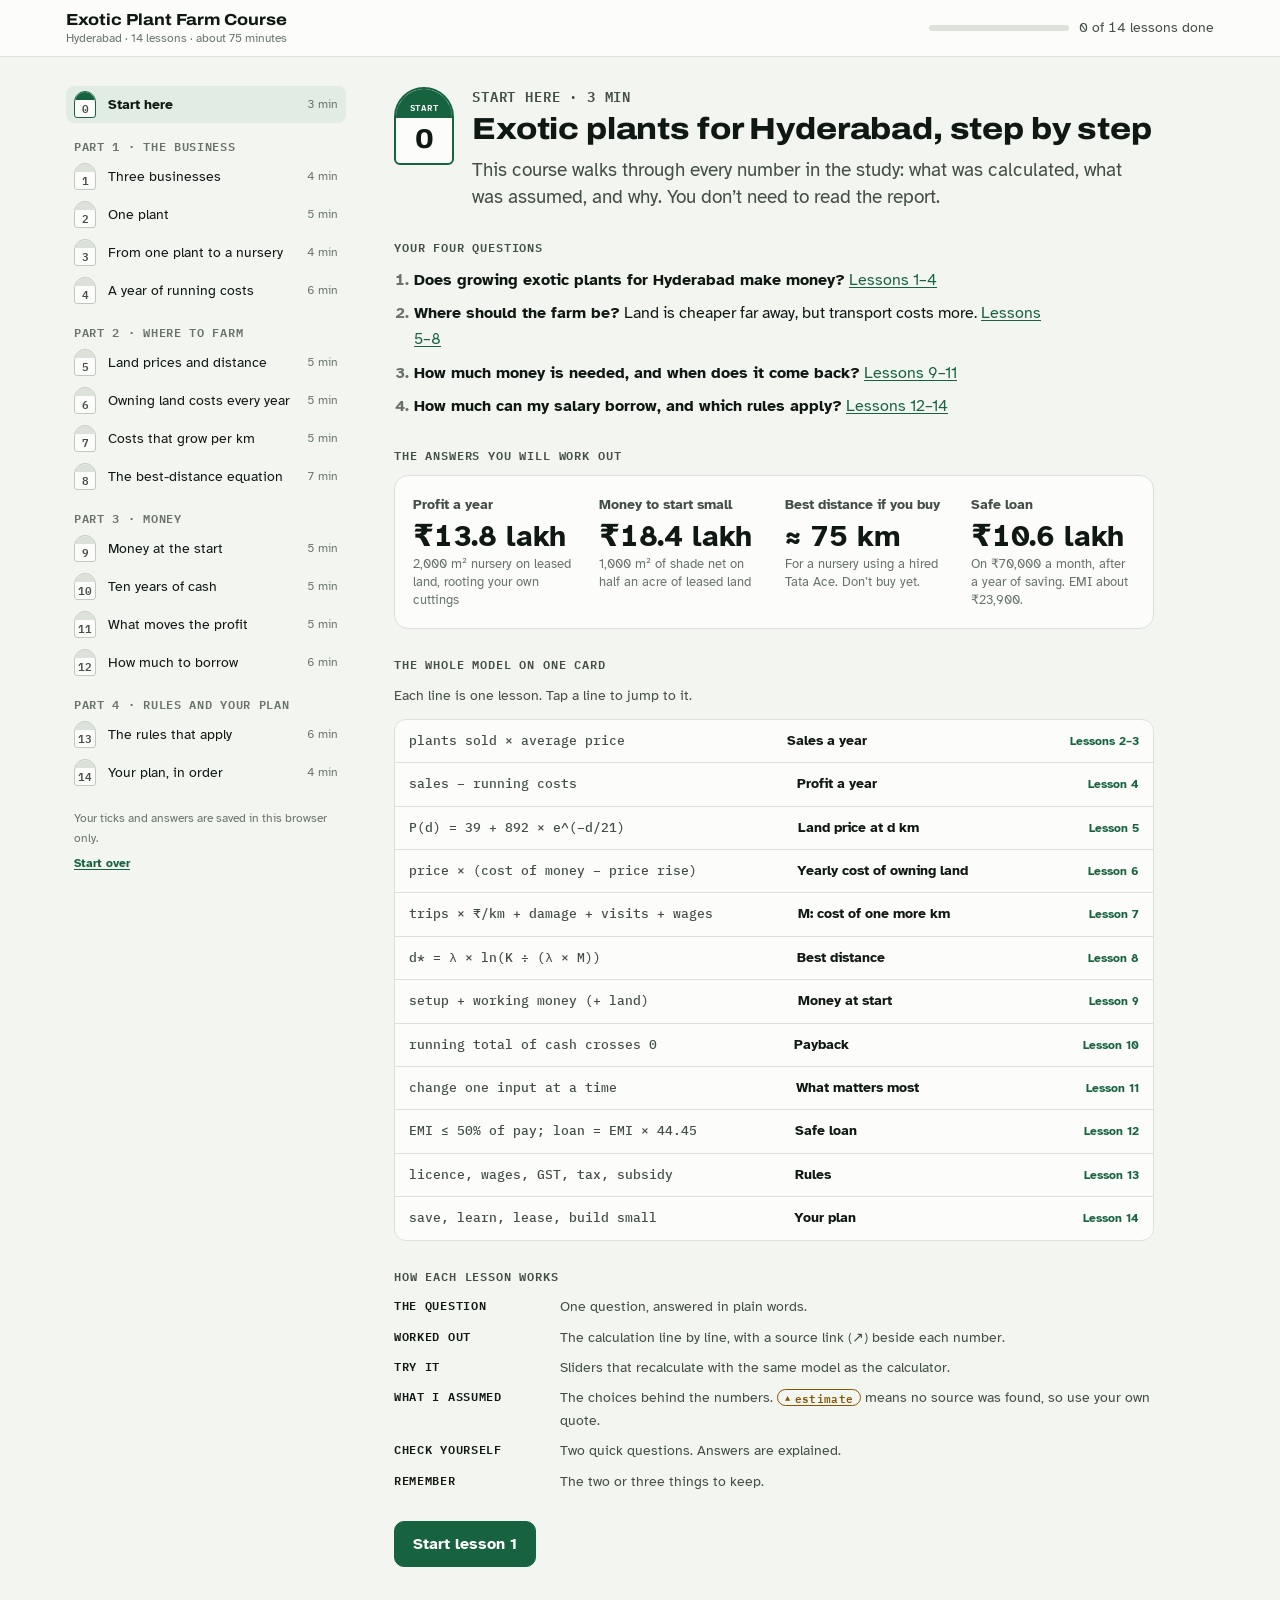
<file: exotic-plants-hyderabad/course.html>
<!doctype html>
<html lang="en">
<head>
<meta charset="utf-8">
<meta name="viewport" content="width=device-width, initial-scale=1, viewport-fit=cover">
<title>Exotic Plant Farm Course</title>
<meta name="claude:viewport-fit-sides" content="cover">
<link rel="preconnect" href="https://fonts.googleapis.com">
<link rel="preconnect" href="https://fonts.gstatic.com" crossorigin>
<link rel="stylesheet" href="https://fonts.googleapis.com/css2?family=Archivo:wdth,wght@100..125,600..800&family=Atkinson+Hyperlegible:ital,wght@0,400;0,700;1,400&family=IBM+Plex+Mono:wght@400;500;600&display=swap">
<style>
/* Layout: one reading column (~68ch) with wider figure rows; tool sections use an inputs | results grid that stacks below 880px. */
:root {
  --bg: #f3f5f1;          /* page plane, a grey biased toward leaf green */
  --surface: #fcfdfb;     /* cards and chart surface */
  --ink: #101813;
  --ink-2: #434e46;
  --muted: #69736c;
  --line: #dce1da;        /* hairlines, gridlines */
  --axis: #c0c8bf;
  --accent: #17633f;      /* shade-net green: links, buttons, focus */
  --accent-ink: #ffffff;
  --accent-soft: #e1ede4;
  --s1: #2a78d6; --s2: #eb6834; --s3: #1baf7a; --s4: #eda100;   /* validated chart slots, fixed order */
  --pos: #2a78d6; --neg: #e34948;                                 /* diverging poles for money in / out */
  --good: #0ca30c; --good-text: #006300;
  --warn: #fab219; --warn-text: #865600;
  --crit: #d03b3b; --crit-text: #b42727;
  --font-display: "Archivo", "Arial Narrow", "Helvetica Neue", system-ui, sans-serif;
  --font-body: "Atkinson Hyperlegible", system-ui, -apple-system, "Segoe UI", Roboto, sans-serif;
  --font-mono: "IBM Plex Mono", ui-monospace, "SFMono-Regular", Menlo, Consolas, monospace;
  --step--1: 0.875rem; --step-0: 1rem; --step-1: 1.2rem; --step-2: 1.45rem; --step-3: 1.9rem; --step-4: 2.6rem;
  --radius: 10px;
}
@media (prefers-color-scheme: dark) {
  :root:not([data-theme="light"]) {
    --bg: #0e1310; --surface: #161c18; --ink: #edf1ec; --ink-2: #bcc5be; --muted: #8f9891;
    --line: #29312b; --axis: #3b443d; --accent: #5cc08b; --accent-ink: #08130d; --accent-soft: #1a2a20;
    --s1: #3987e5; --s2: #d95926; --s3: #199e70; --s4: #c98500; --pos: #3987e5; --neg: #e66767;
    --good-text: #2fc42f; --warn-text: #fab219; --crit-text: #f07a7a;
    color-scheme: dark;
  }
}
:root[data-theme="dark"] {
  --bg: #0e1310; --surface: #161c18; --ink: #edf1ec; --ink-2: #bcc5be; --muted: #8f9891;
  --line: #29312b; --axis: #3b443d; --accent: #5cc08b; --accent-ink: #08130d; --accent-soft: #1a2a20;
  --s1: #3987e5; --s2: #d95926; --s3: #199e70; --s4: #c98500; --pos: #3987e5; --neg: #e66767;
  --good-text: #2fc42f; --warn-text: #fab219; --crit-text: #f07a7a;
  color-scheme: dark;
}

* { box-sizing: border-box; }
html { -webkit-text-size-adjust: 100%; }
body { margin: 0; background: var(--bg); color: var(--ink); font: 400 var(--step-0)/1.6 var(--font-body); }
.wrap { max-width: 1120px; margin-inline: auto; padding-left: max(16px, env(safe-area-inset-left, 0px)); padding-right: max(16px, env(safe-area-inset-right, 0px)); }
h1, h2, h3 { font-family: var(--font-display); font-stretch: 112%; line-height: 1.15; text-wrap: balance; margin: 0; letter-spacing: -0.005em; }
h1 { font-size: var(--step-4); font-weight: 800; }
h2 { font-size: var(--step-3); font-weight: 750; }
h3 { font-size: var(--step-1); font-weight: 700; }
p { margin: 0; }
a { color: var(--accent); text-decoration-thickness: 1px; text-underline-offset: 2px; }
a:hover { text-decoration-thickness: 2px; }
:is(a, button, input, select, summary, [tabindex]):focus-visible { outline: 2px solid var(--accent); outline-offset: 2px; border-radius: 4px; }
.eyebrow { font: 600 var(--step--1)/1.3 var(--font-mono); letter-spacing: 0.06em; text-transform: uppercase; color: var(--ink-2); }
.muted { color: var(--muted); }
.num { font-variant-numeric: tabular-nums; }
code, .mono { font-family: var(--font-mono); font-size: 0.92em; }

/* Source links: small, always beside the claim they back */
a.src { display: inline-block; font: 500 0.72rem/1.2 var(--font-mono); letter-spacing: 0.02em; color: var(--accent); background: var(--accent-soft); border-radius: 999px; padding: 2px 7px 2px 7px; margin-left: 2px; text-decoration: none; white-space: nowrap; vertical-align: 1px; }
a.src::after { content: " \2197"; }
a.src:hover { text-decoration: underline; }

/* Tables */
.scroll-x { overflow-x: auto; -webkit-overflow-scrolling: touch; max-width: 100%; }
table.tbl { width: 100%; border-collapse: collapse; font-size: var(--step--1); background: var(--surface); }
.tbl th, .tbl td { text-align: left; padding: 8px 10px; border-bottom: 1px solid var(--line); vertical-align: top; }
.tbl th { font-weight: 700; color: var(--ink-2); background: var(--surface); position: sticky; top: 0; }
.tbl td.r, .tbl th.r { text-align: right; font-variant-numeric: tabular-nums; white-space: nowrap; }
.tbl tbody tr:last-child td { border-bottom: 0; }
.tbl tr.total td { font-weight: 700; border-top: 1px solid var(--axis); }

/* Status chips: color + icon + word, never color alone */
.chip { display: inline-flex; align-items: center; gap: 6px; font-weight: 700; font-size: var(--step--1); padding: 2px 10px 2px 8px; border-radius: 999px; border: 1px solid currentColor; white-space: nowrap; }
.chip::before { font-size: 0.85em; }
.chip.good { color: var(--good-text); } .chip.good::before { content: "\2714"; }
.chip.warn { color: var(--warn-text); } .chip.warn::before { content: "\25B2"; }
.chip.crit { color: var(--crit-text); } .chip.crit::before { content: "\2716"; }

/* Charts */
.chart { width: 100%; min-width: 0; position: relative; }
.chart svg { display: block; max-width: 100%; height: auto; overflow: visible; }
.chart text { font-family: var(--font-body); }
.chart .tick { fill: var(--muted); font-size: 11.5px; font-variant-numeric: tabular-nums; }
.chart .ttl { fill: var(--ink-2); font-size: 12px; font-weight: 700; }
.chart .lbl { fill: var(--ink); font-size: 12px; font-weight: 700; }
.chart .lbl2 { fill: var(--ink-2); font-size: 11.5px; }
.chart .grid { stroke: var(--line); stroke-width: 1; }
.chart .axis { stroke: var(--axis); stroke-width: 1; }
.chart .cross { stroke: var(--ink-2); stroke-width: 1; }
.chart .ring { stroke: var(--surface); stroke-width: 2; }
.legend { display: flex; flex-wrap: wrap; gap: 6px 16px; font-size: var(--step--1); color: var(--ink-2); margin-bottom: 6px; }
.legend span { display: inline-flex; align-items: center; gap: 6px; }
.legend i { display: inline-block; width: 16px; height: 3px; border-radius: 2px; }
.legend i.rect { width: 11px; height: 11px; border-radius: 3px; }
.legend i.dot { width: 10px; height: 10px; border-radius: 50%; }
details.tableview { margin-top: 8px; font-size: var(--step--1); }
details.tableview summary { cursor: pointer; color: var(--accent); font-weight: 700; }
details.tableview .scroll-x { margin-top: 8px; max-height: 340px; overflow: auto; border: 1px solid var(--line); border-radius: 8px; }

/* Tooltip */
.tip { position: absolute; z-index: 50; pointer-events: none; background: var(--surface); color: var(--ink); border: 1px solid var(--line); box-shadow: 0 6px 24px rgba(0,0,0,0.14); border-radius: 8px; padding: 8px 10px; font-size: 12.5px; line-height: 1.4; min-width: 150px; max-width: 280px; }
.tip-h { font-weight: 700; color: var(--ink-2); margin-bottom: 4px; }
.tip-r { display: grid; grid-template-columns: 14px auto 1fr; align-items: center; gap: 6px; }
.tip-k { width: 12px; height: 3px; border-radius: 2px; }
.tip-r strong { font-variant-numeric: tabular-nums; }
.tip-l { color: var(--ink-2); }

@media (prefers-reduced-motion: reduce) { * { transition: none !important; animation: none !important; scroll-behavior: auto !important; } }

/* Ranked horizontal bars (HTML) */
.hbars { display: grid; gap: 8px; }
.hb-row { display: grid; grid-template-columns: minmax(0, 12rem) minmax(0, 1fr) auto; align-items: center; gap: 10px; font-size: var(--step--1); }
.hb-l { color: var(--ink-2); overflow-wrap: anywhere; line-height: 1.3; }
.hb-track { display: block; height: 14px; }
.hb-bar { display: block; height: 14px; background: var(--s1); border-radius: 0 4px 4px 0; }
.hb-v { font-variant-numeric: tabular-nums; font-weight: 700; white-space: nowrap; }
@media (max-width: 520px) { .hb-row { grid-template-columns: minmax(0, 1fr) auto; } .hb-track { grid-column: 1 / -1; grid-row: 2; } }


/* ---------- Course: one lesson column (max 760px) beside a sticky course-map rail; under 960px the rail folds into a drawer. Lesson numbers are drawn as road milestones (green cap), the way distance is measured in this study. ---------- */
[hidden] { display: none !important; }
body::before { content: ""; position: fixed; inset: 0 0 auto; height: env(safe-area-inset-top, 0px); z-index: 10; background: var(--surface); }
.topbar { position: sticky; top: env(safe-area-inset-top, 0px); z-index: 9; background: var(--surface); border-bottom: 1px solid var(--line); }
.topbar .in { max-width: 1180px; margin-inline: auto; display: flex; align-items: center; gap: 10px 16px; padding-block: 10px; padding-left: max(16px, env(safe-area-inset-left, 0px)); padding-right: max(16px, env(safe-area-inset-right, 0px)); }
.brand { display: grid; gap: 1px; color: var(--ink); text-decoration: none; min-width: 0; }
.brand b { font: 750 var(--step-0)/1.2 var(--font-display); font-stretch: 112%; }
.brand small { font-size: 0.78rem; color: var(--muted); line-height: 1.3; }
.prog { margin-left: auto; display: flex; align-items: center; gap: 10px; font-size: var(--step--1); color: var(--ink-2); white-space: nowrap; font-variant-numeric: tabular-nums; }
.pbar { width: clamp(56px, 12vw, 140px); height: 6px; border-radius: 99px; background: var(--line); overflow: hidden; }
.pbar i { display: block; height: 100%; width: 0; background: var(--accent); border-radius: 99px; transition: width .3s ease; }
.menu-btn { display: none; align-items: center; font: 700 var(--step--1)/1 var(--font-body); color: var(--accent); background: transparent; border: 1px solid var(--axis); border-radius: 8px; padding: 9px 12px; cursor: pointer; white-space: nowrap; }

.shell { max-width: 1180px; margin-inline: auto; display: grid; grid-template-columns: 280px minmax(0, 1fr); gap: 48px; padding-left: max(16px, env(safe-area-inset-left, 0px)); padding-right: max(16px, env(safe-area-inset-right, 0px)); }
aside.map { position: sticky; top: calc(env(safe-area-inset-top, 0px) + 60px); align-self: start; max-height: calc(100vh - 60px - env(safe-area-inset-top, 0px)); overflow-y: auto; padding-block: 26px 32px; display: grid; gap: 18px; }
#map-nav { display: grid; gap: 16px; }
.part { display: grid; gap: 4px; }
.part-t { font: 600 0.72rem/1.3 var(--font-mono); letter-spacing: .06em; text-transform: uppercase; color: var(--muted); padding-left: 8px; }
#map-nav ol { list-style: none; margin: 0; padding: 0; display: grid; gap: 1px; }
#map-nav a { display: grid; grid-template-columns: 24px minmax(0, 1fr) auto; align-items: center; gap: 10px; padding: 5px 8px; border-radius: 8px; color: var(--ink); text-decoration: none; font-size: var(--step--1); line-height: 1.3; }
#map-nav a:hover { background: var(--accent-soft); }
#map-nav a[aria-current="page"] { background: var(--accent-soft); font-weight: 700; }
#map-nav .mm { color: var(--muted); font-size: 0.74rem; font-weight: 400; font-variant-numeric: tabular-nums; white-space: nowrap; }
#map-nav a.done .mm { color: var(--good-text); font-weight: 700; }
.ms { width: 22px; height: 27px; display: grid; grid-template-rows: 8px 1fr; border: 1.5px solid var(--axis); border-radius: 11px 11px 3px 3px; overflow: hidden; background: var(--surface); }
.ms::before { content: ""; background: var(--line); }
.ms b { display: grid; place-items: center; font: 600 0.68rem/1 var(--font-mono); color: var(--ink-2); }
#map-nav a.done .ms, #map-nav a[aria-current="page"] .ms { border-color: var(--accent); }
#map-nav a.done .ms::before, #map-nav a[aria-current="page"] .ms::before { background: var(--accent); }
.map-foot { font-size: 0.78rem; color: var(--muted); display: grid; gap: 6px; padding-left: 8px; }
.linkbtn { font: 700 0.78rem/1.3 var(--font-body); color: var(--accent); background: none; border: 0; padding: 0; cursor: pointer; text-align: left; text-decoration: underline; text-underline-offset: 2px; }

main.lessons { min-width: 0; }
article.lesson { display: grid; gap: 28px; max-width: 760px; padding-block: 30px 64px; min-width: 0; }
.lhead { display: grid; grid-template-columns: auto minmax(0, 1fr); gap: 18px; align-items: start; }
.stone { width: 60px; display: grid; border: 2px solid var(--accent); border-radius: 30px 30px 6px 6px; overflow: hidden; background: var(--surface); text-align: center; }
.stone .cap { background: var(--accent); color: var(--accent-ink); font: 600 0.58rem/1 var(--font-mono); letter-spacing: 0.08em; padding: 14px 0 5px; }
.stone .n { font: 800 1.7rem/1 var(--font-display); font-stretch: 110%; padding: 8px 0 10px; color: var(--ink); font-variant-numeric: tabular-nums; }
.lhead .eyebrow { margin-bottom: 6px; }
.lhead h1 { font-size: var(--step-3); }
.lhead h1:focus-visible { outline: none; }
.asks { margin-top: 10px; font-size: var(--step-1); line-height: 1.45; color: var(--ink-2); max-width: 58ch; }

.blk-wrap { display: grid; gap: 12px; min-width: 0; }
h2.blk { font: 600 0.75rem/1.3 var(--font-mono); letter-spacing: 0.07em; text-transform: uppercase; color: var(--ink-2); font-stretch: 100%; }
.idea { display: grid; gap: 12px; max-width: 66ch; }
.idea ul, .idea ol { margin: 0; padding-left: 1.25em; display: grid; gap: 8px; }
.idea li::marker { color: var(--muted); font-weight: 700; }
.idea h3 { font-size: var(--step-1); margin-top: 6px; }
.small { font-size: var(--step--1); color: var(--ink-2); }

.ledger { display: grid; background: var(--surface); border: 1px solid var(--line); border-radius: 10px; font-size: var(--step--1); overflow: hidden; min-width: 0; }
.ledger .row { display: grid; grid-template-columns: minmax(0, 1fr) auto; gap: 4px 16px; padding: 9px 14px; border-top: 1px solid var(--line); align-items: baseline; }
.ledger .row:first-child { border-top: 0; }
.ledger .row > span:first-child { color: var(--ink-2); }
.ledger .amt { font: 500 0.9rem/1.4 var(--font-mono); font-variant-numeric: tabular-nums; color: var(--ink); text-align: right; white-space: nowrap; }
.ledger .row.sum { border-top: 1.5px solid var(--axis); background: var(--bg); }
.ledger .row.sum > span:first-child { color: var(--ink); font-weight: 700; }
.ledger .row.sum .amt { font-weight: 600; }
.ledger .row.head > span:first-child { color: var(--ink); font-weight: 700; }
.ledger .row.note > span:first-child { color: var(--muted); }
.ledger .row .sub { display: block; color: var(--muted); font-size: 0.8rem; margin-top: 2px; }
.ledger .row.indent > span:first-child { padding-left: 14px; }

.eq { font-family: var(--font-mono); font-size: 0.84rem; line-height: 1.75; color: var(--ink); background: var(--surface); border: 1px solid var(--line); border-radius: 10px; padding: 14px 16px; overflow-x: auto; white-space: pre; margin: 0; }
.eq b { color: var(--accent); font-weight: 600; }
.eq-in { font-family: var(--font-mono); font-size: 0.92em; background: var(--surface); border: 1px solid var(--line); border-radius: 6px; padding: 1px 6px; white-space: nowrap; }
dl.terms { display: grid; grid-template-columns: max-content minmax(0, 1fr); gap: 6px 14px; margin: 0; font-size: var(--step--1); }
dl.terms dt { font-family: var(--font-mono); font-weight: 600; color: var(--ink); }
dl.terms dd { margin: 0; color: var(--ink-2); }
details.more { border: 1px solid var(--line); border-radius: 10px; background: var(--surface); padding: 10px 14px; font-size: var(--step--1); }
details.more summary { cursor: pointer; font-weight: 700; color: var(--accent); }
details.more[open] summary { margin-bottom: 10px; }
details.more .eq { background: var(--bg); }

.try { display: grid; gap: 16px; background: var(--surface); border: 1px solid var(--line); border-radius: 14px; padding: 18px; min-width: 0; }
.try-head { display: flex; flex-wrap: wrap; align-items: baseline; justify-content: space-between; gap: 4px 12px; }
.try-head p { font-size: var(--step--1); color: var(--muted); flex: 1 1 260px; }
.reset { font: 700 var(--step--1)/1 var(--font-body); color: var(--accent); background: none; border: 0; padding: 4px 0; cursor: pointer; text-decoration: underline; text-underline-offset: 2px; }
.ctls { display: grid; grid-template-columns: repeat(auto-fit, minmax(min(100%, 220px), 1fr)); gap: 14px 24px; }
.ctl { display: grid; gap: 6px; min-width: 0; align-content: start; }
.ctl label { display: flex; justify-content: space-between; align-items: baseline; gap: 10px; font-size: var(--step--1); font-weight: 700; color: var(--ink-2); line-height: 1.3; }
.ctl output { font: 600 0.92rem/1.2 var(--font-mono); color: var(--ink); white-space: nowrap; font-variant-numeric: tabular-nums; }
.ctl input[type=range] { width: 100%; accent-color: var(--accent); margin: 0; height: 26px; }
.ctl select { width: 100%; font: 400 var(--step--1)/1.3 var(--font-body); color: var(--ink); background: var(--bg); border: 1px solid var(--axis); border-radius: 8px; padding: 8px 10px; }
.ctl .hint { font-size: 0.78rem; color: var(--muted); line-height: 1.4; }
.result { display: grid; gap: 14px; border-top: 1px solid var(--line); padding-top: 16px; min-width: 0; }
.result .ledger { background: var(--bg); }
.stats { display: grid; grid-template-columns: repeat(auto-fit, minmax(min(100%, 150px), 1fr)); gap: 14px 20px; }
.stat { display: grid; gap: 2px; min-width: 0; align-content: start; }
.stat .k { font-size: 0.8rem; color: var(--ink-2); font-weight: 700; line-height: 1.3; }
.stat .v { font: 700 var(--step-2)/1.15 var(--font-body); font-variant-numeric: tabular-nums; letter-spacing: -0.01em; overflow-wrap: anywhere; }
.stat .s { font-size: 0.78rem; color: var(--muted); line-height: 1.35; }
.verdict { display: flex; flex-wrap: wrap; align-items: center; gap: 8px 12px; font-size: var(--step--1); color: var(--ink-2); }

.tiles { display: grid; grid-template-columns: repeat(auto-fit, minmax(min(100%, 160px), 1fr)); gap: 16px 22px; background: var(--surface); border: 1px solid var(--line); border-radius: 14px; padding: 18px; }
.tile { display: grid; gap: 3px; align-content: start; min-width: 0; }
.tile .k { font-size: var(--step--1); color: var(--ink-2); font-weight: 700; }
.tile .v { font: 700 var(--step-3)/1.1 var(--font-body); letter-spacing: -0.01em; font-variant-numeric: tabular-nums; }
.tile .s { font-size: 0.8rem; color: var(--muted); line-height: 1.4; }

.model { display: grid; border: 1px solid var(--line); border-radius: 12px; background: var(--surface); overflow: hidden; }
.model a { display: grid; grid-template-columns: minmax(0, 1.35fr) minmax(0, 1fr) auto; gap: 4px 14px; align-items: baseline; padding: 10px 14px; border-top: 1px solid var(--line); color: var(--ink); text-decoration: none; }
.model a:first-child { border-top: 0; }
.model a:hover { background: var(--accent-soft); }
.model .f { font: 500 0.84rem/1.45 var(--font-mono); color: var(--ink-2); }
.model .r { font-weight: 700; font-size: var(--step--1); }
.model .l { font-size: 0.78rem; color: var(--accent); white-space: nowrap; font-weight: 700; }
.blocks { display: grid; gap: 8px; margin: 0; padding: 0; list-style: none; }
.blocks li { display: grid; grid-template-columns: 9.5rem minmax(0, 1fr); gap: 4px 14px; font-size: var(--step--1); color: var(--ink-2); }
.blocks li b { font: 600 0.72rem/1.6 var(--font-mono); letter-spacing: .06em; text-transform: uppercase; color: var(--ink); }

.cards3 { display: grid; grid-template-columns: repeat(auto-fit, minmax(min(100%, 210px), 1fr)); gap: 14px; }
.card { display: grid; gap: 6px; align-content: start; padding: 14px; border: 1px solid var(--line); border-radius: 12px; background: var(--surface); font-size: var(--step--1); color: var(--ink-2); min-width: 0; }
.card h3 { font-size: var(--step-0); color: var(--ink); font-family: var(--font-body); font-stretch: 100%; }

.rng { display: grid; gap: 14px; }
.rng-row { display: grid; gap: 5px; border-radius: 8px; }
.rng-h { display: flex; flex-wrap: wrap; gap: 2px 10px; align-items: baseline; }
.rng-h b { font-size: var(--step-0); }
.rng-h span { font-size: var(--step--1); color: var(--muted); }
.rng-t { position: relative; height: 26px; }
.rng-t .gl { position: absolute; top: 0; bottom: 0; width: 1px; background: var(--line); }
.rng-t .gl.z { background: var(--axis); }
.rng-t .band { position: absolute; top: 6px; height: 14px; border-radius: 4px; background: var(--s1); opacity: 0.32; }
.rng-t .be { position: absolute; top: 0; height: 26px; width: 4px; margin-left: -2px; background: var(--neg); border-radius: 2px; box-shadow: 0 0 0 2px var(--surface); }
.rng-t .used { position: absolute; top: 5px; width: 16px; height: 16px; margin-left: -8px; border-radius: 50%; background: var(--ink); box-shadow: 0 0 0 2px var(--surface); }
.rng-n { font-size: var(--step--1); color: var(--ink-2); }
.rng-axis { position: relative; height: 18px; font-size: 0.75rem; color: var(--muted); font-variant-numeric: tabular-nums; }
.rng-axis span { position: absolute; top: 0; transform: translateX(-50%); }
.rng-axis span:first-child { transform: none; }
.rng-axis span:last-child { transform: translateX(-100%); }
.key { display: flex; flex-wrap: wrap; gap: 6px 16px; font-size: var(--step--1); color: var(--ink-2); }
.key span { display: inline-flex; align-items: center; gap: 6px; }
.key i { display: inline-block; flex: none; }
.key i.band { width: 18px; height: 10px; border-radius: 3px; background: var(--s1); opacity: .32; }
.key i.be { width: 4px; height: 14px; border-radius: 2px; background: var(--neg); }
.key i.dot { width: 11px; height: 11px; border-radius: 50%; }
.key i.ring { width: 11px; height: 11px; border-radius: 50%; border: 1.5px dashed var(--axis); }
.key i.line { width: 16px; height: 3px; border-radius: 2px; }
.key i.rect { width: 11px; height: 11px; border-radius: 3px; }

.pots { display: grid; grid-template-columns: repeat(20, minmax(0, 1fr)); gap: 3px; max-width: 560px; }
.pots i { aspect-ratio: 1; border-radius: 50%; background: var(--s1); }
.pots i.clear { background: var(--s4); }
.pots i.dead { background: transparent; border: 1.5px dashed var(--axis); }

.wf { display: grid; gap: 6px; }
.wf-row { display: grid; grid-template-columns: minmax(0, 12rem) minmax(0, 1fr) 6.2rem; gap: 10px; align-items: center; font-size: var(--step--1); border-radius: 6px; }
.wf-l { color: var(--ink-2); line-height: 1.25; }
.wf-t { position: relative; height: 16px; }
.wf-t i { position: absolute; top: 0; bottom: 0; border-radius: 3px; min-width: 2px; }
.wf-v { text-align: right; font: 500 0.86rem/1.2 var(--font-mono); font-variant-numeric: tabular-nums; white-space: nowrap; }
.wf-row.tot { border-top: 1px solid var(--axis); padding-top: 6px; }
.wf-row.tot .wf-l, .wf-row.tot .wf-v { font-weight: 700; color: var(--ink); }

.rules { display: grid; border: 1px solid var(--line); border-radius: 12px; background: var(--surface); overflow: hidden; }
.rule { display: grid; gap: 4px; padding: 12px 14px; border-top: 1px solid var(--line); }
.rule:first-child { border-top: 0; }
.rule-h { display: flex; flex-wrap: wrap; align-items: center; justify-content: space-between; gap: 4px 10px; }
.rule-h b { font-size: var(--step-0); }
.rule p { font-size: var(--step--1); color: var(--ink-2); max-width: 72ch; }

.todo { list-style: none; margin: 0; padding: 0; display: grid; gap: 8px; }
.todo label { display: grid; grid-template-columns: 22px minmax(0, 1fr); gap: 10px; align-items: start; padding: 10px 12px; border: 1px solid var(--line); border-radius: 10px; background: var(--surface); cursor: pointer; }
.todo input { width: 18px; height: 18px; margin: 3px 0 0; accent-color: var(--accent); }
.todo .t { display: grid; gap: 2px; min-width: 0; }
.todo .t small { color: var(--ink-2); font-size: var(--step--1); line-height: 1.45; }
.todo input:checked + .t b { text-decoration: line-through; text-decoration-color: var(--muted); color: var(--ink-2); }
.count { font-size: var(--step--1); color: var(--ink-2); font-weight: 700; }

.why ul { margin: 0; padding-left: 1.2em; display: grid; gap: 8px; max-width: 70ch; font-size: var(--step--1); color: var(--ink-2); }
.why li::marker { color: var(--muted); }
.est { display: inline-flex; align-items: center; gap: 4px; font: 600 0.68rem/1.2 var(--font-mono); letter-spacing: .03em; color: var(--warn-text); border: 1px solid currentColor; border-radius: 99px; padding: 1px 7px; vertical-align: 1px; white-space: nowrap; }
.est::before { content: "\25B2"; font-size: 0.8em; }

.checks { display: grid; gap: 22px; }
.check { display: grid; gap: 10px; }
.check .q { font-weight: 700; max-width: 66ch; }
.opts { display: grid; gap: 8px; }
.opt { text-align: left; font: 400 var(--step-0)/1.4 var(--font-body); color: var(--ink); background: var(--surface); border: 1px solid var(--axis); border-radius: 10px; padding: 10px 14px 10px 40px; cursor: pointer; position: relative; }
.opt::before { content: attr(data-l); position: absolute; left: 13px; top: 10px; font: 600 0.82rem/1.45 var(--font-mono); color: var(--muted); }
.opt:hover { border-color: var(--accent); }
.check.answered .opt { cursor: default; }
.check.answered .opt:hover { border-color: var(--axis); }
.opt.right, .check.answered .opt.right:hover { border-color: var(--good-text); box-shadow: inset 0 0 0 1px var(--good-text); }
.opt.right::before { content: "\2714"; color: var(--good-text); }
.opt.wrong, .check.answered .opt.wrong:hover { border-color: var(--crit-text); }
.opt.wrong::before { content: "\2716"; color: var(--crit-text); }
.explain { font-size: var(--step--1); color: var(--ink-2); max-width: 70ch; }
.explain b { color: var(--ink); }

.remember { background: var(--accent-soft); border-radius: 12px; padding: 16px 18px; display: grid; gap: 8px; }
.remember ul { margin: 0; padding-left: 1.2em; display: grid; gap: 6px; }
.remember h2.blk { color: var(--accent); }

.btn { display: inline-flex; align-items: center; font: 700 var(--step-0)/1.25 var(--font-body); padding: 12px 18px; border-radius: 10px; text-decoration: none; border: 1px solid var(--accent); }
.btn.primary { background: var(--accent); color: var(--accent-ink); }
.btn.secondary { background: transparent; color: var(--accent); border-color: var(--axis); }
.btn.secondary:hover { background: var(--accent-soft); }
.actions { display: flex; flex-wrap: wrap; gap: 10px; }
.pager { display: flex; flex-wrap: wrap; gap: 10px; justify-content: space-between; border-top: 1px solid var(--line); padding-top: 20px; }
.pager .btn { display: grid; gap: 2px; max-width: 100%; text-align: left; }
.pager .btn.primary { margin-left: auto; text-align: right; }
.pager .btn small { font-weight: 400; font-size: 0.8rem; opacity: .9; }

.tbl.compact th, .tbl.compact td { padding: 7px 9px; }
a.plan { display: inline-grid; place-items: center; min-width: 1.6em; height: 1.6em; margin-right: 4px; border-radius: 6px; background: var(--accent); color: var(--accent-ink); font-weight: 700; text-decoration: none; font-size: 0.85em; }
.tbl tr.hl td { background: var(--accent-soft); }
.tbl td.neg { color: var(--crit-text); font-weight: 700; }
.chart-wrap { display: grid; gap: 8px; min-width: 0; }

@media (max-width: 959px) {
  .shell { grid-template-columns: minmax(0, 1fr); gap: 0; }
  aside.map { display: none; position: static; max-height: none; overflow: visible; padding-block: 14px 22px; border-bottom: 1px solid var(--line); }
  body.map-open aside.map { display: grid; }
  .menu-btn { display: inline-flex; }
  article.lesson { padding-block: 24px 56px; }
}
@media (max-width: 560px) {
  .brand small, .prog .pt-long { display: none; }
  .lhead { gap: 14px; }
  .stone { width: 50px; border-radius: 25px 25px 5px 5px; }
  .stone .cap { padding-top: 11px; font-size: 0.5rem; }
  .stone .n { font-size: 1.4rem; }
  .lhead h1 { font-size: var(--step-2); }
  .asks { font-size: var(--step-0); }
  .try { padding: 14px; }
  .model a { grid-template-columns: minmax(0, 1fr) auto; }
  .model .f { grid-column: 1 / -1; }
  .blocks li { grid-template-columns: minmax(0, 1fr); }
  .wf-row { grid-template-columns: minmax(0, 1fr) auto; }
  .wf-t { grid-column: 1 / -1; grid-row: 2; }
  .pots { gap: 2px; }
}
</style>
</head>
<body>
<header class="topbar">
  <div class="in">
    <a class="brand" href="#start"><b>Exotic Plant Farm Course</b><small>Hyderabad · 14 lessons · about 75 minutes</small></a>
    <div class="prog" aria-live="polite"><span class="pbar" aria-hidden="true"><i id="pfill"></i></span><span id="ptext">0 of 15 done</span></div>
    <button type="button" class="menu-btn" id="menu-btn" aria-expanded="false" aria-controls="map">All lessons</button>
  </div>
</header>

<div class="shell">
<aside class="map" id="map" aria-label="Course map">
  <nav id="map-nav" aria-label="Lessons"></nav>
  <div class="map-foot">
    <span>Your ticks and answers are saved in this browser only.</span>
    <button type="button" class="linkbtn" id="reset-progress">Start over</button>
  </div>
</aside>

<main class="lessons" id="main">

<!-- ======================= START ======================= -->
<article class="lesson" id="start" data-n="0" data-part="0" data-short="Start here" data-min="3">
  <header class="lhead">
    <div class="stone" aria-hidden="true"><span class="cap">START</span><span class="n">0</span></div>
    <div>
      <p class="eyebrow">Start here · 3 min</p>
      <h1 tabindex="-1">Exotic plants for Hyderabad, step by step</h1>
      <p class="asks">This course walks through every number in the study: what was calculated, what was assumed, and why. You don’t need to read the report.</p>
    </div>
  </header>

  <div class="blk-wrap">
    <h2 class="blk">Your four questions</h2>
    <div class="idea">
      <ol>
        <li><strong>Does growing exotic plants for Hyderabad make money?</strong> <a href="#three-businesses">Lessons 1–4</a></li>
        <li><strong>Where should the farm be?</strong> Land is cheaper far away, but transport costs more. <a href="#land-curve">Lessons 5–8</a></li>
        <li><strong>How much money is needed, and when does it come back?</strong> <a href="#startup-money">Lessons 9–11</a></li>
        <li><strong>How much can my salary borrow, and which rules apply?</strong> <a href="#loan">Lessons 12–14</a></li>
      </ol>
    </div>
  </div>

  <div class="blk-wrap">
    <h2 class="blk">The answers you will work out</h2>
    <div class="tiles">
      <div class="tile"><span class="k">Profit a year</span><span class="v">₹13.8 lakh</span><span class="s">2,000 m² nursery on leased land, rooting your own cuttings</span></div>
      <div class="tile"><span class="k">Money to start small</span><span class="v">₹18.4 lakh</span><span class="s">1,000 m² of shade net on half an acre of leased land</span></div>
      <div class="tile"><span class="k">Best distance if you buy</span><span class="v">≈ 75 km</span><span class="s">For a nursery using a hired Tata Ace. Don’t buy yet.</span></div>
      <div class="tile"><span class="k">Safe loan</span><span class="v">₹10.6 lakh</span><span class="s">On ₹70,000 a month, after a year of saving. EMI about ₹23,900.</span></div>
    </div>
  </div>

  <div class="blk-wrap">
    <h2 class="blk">The whole model on one card</h2>
    <p class="small">Each line is one lesson. Tap a line to jump to it.</p>
    <div class="model">
      <a href="#one-plant"><span class="f">plants sold × average price</span><span class="r">Sales a year</span><span class="l">Lessons 2–3</span></a>
      <a href="#year-costs"><span class="f">sales − running costs</span><span class="r">Profit a year</span><span class="l">Lesson 4</span></a>
      <a href="#land-curve"><span class="f">P(d) = 39 + 892 × e^(−d/21)</span><span class="r">Land price at d km</span><span class="l">Lesson 5</span></a>
      <a href="#owning-land"><span class="f">price × (cost of money − price rise)</span><span class="r">Yearly cost of owning land</span><span class="l">Lesson 6</span></a>
      <a href="#distance-costs"><span class="f">trips × ₹/km + damage + visits + wages</span><span class="r">M: cost of one more km</span><span class="l">Lesson 7</span></a>
      <a href="#equation"><span class="f">d* = λ × ln(K ÷ (λ × M))</span><span class="r">Best distance</span><span class="l">Lesson 8</span></a>
      <a href="#startup-money"><span class="f">setup + working money (+ land)</span><span class="r">Money at start</span><span class="l">Lesson 9</span></a>
      <a href="#ten-years"><span class="f">running total of cash crosses 0</span><span class="r">Payback</span><span class="l">Lesson 10</span></a>
      <a href="#risks"><span class="f">change one input at a time</span><span class="r">What matters most</span><span class="l">Lesson 11</span></a>
      <a href="#loan"><span class="f">EMI ≤ 50% of pay; loan = EMI × 44.45</span><span class="r">Safe loan</span><span class="l">Lesson 12</span></a>
      <a href="#rules"><span class="f">licence, wages, GST, tax, subsidy</span><span class="r">Rules</span><span class="l">Lesson 13</span></a>
      <a href="#your-plan"><span class="f">save, learn, lease, build small</span><span class="r">Your plan</span><span class="l">Lesson 14</span></a>
    </div>
  </div>

  <div class="blk-wrap">
    <h2 class="blk">How each lesson works</h2>
    <ul class="blocks">
      <li><b>The question</b><span>One question, answered in plain words.</span></li>
      <li><b>Worked out</b><span>The calculation line by line, with a source link (↗) beside each number.</span></li>
      <li><b>Try it</b><span>Sliders that recalculate with the same model as the calculator.</span></li>
      <li><b>What I assumed</b><span>The choices behind the numbers. <span class="est">estimate</span> means no source was found, so use your own quote.</span></li>
      <li><b>Check yourself</b><span>Two quick questions. Answers are explained.</span></li>
      <li><b>Remember</b><span>The two or three things to keep.</span></li>
    </ul>
  </div>

  <div class="actions" id="start-actions"><a class="btn primary" href="#three-businesses" id="start-btn">Start lesson 1</a><a class="btn secondary" href="#three-businesses" id="continue-btn" hidden>Continue</a></div>
</article>

<!-- ======================= LESSON 1 ======================= -->
<article class="lesson" id="three-businesses" data-n="1" data-part="1" data-short="Three businesses" data-min="4" hidden>
  <header class="lhead">
    <div class="stone" aria-hidden="true"><span class="cap">LESSON</span><span class="n">1</span></div>
    <div>
      <p class="eyebrow">Part 1 · The business · 4 min</p>
      <h1 tabindex="-1">Three businesses called “exotic plants”</h1>
      <p class="asks">Which kind of exotic-plant farm makes money near Hyderabad?</p>
    </div>
  </header>

  <div class="idea">
    <p>“Exotic plants” can mean three different businesses. Each sells a different thing to different buyers. The study ran all three on the same land, labour and transport numbers, so they can be compared fairly.</p>
  </div>
  <div class="cards3">
    <div class="card"><h3>Indoor-plant nursery</h3><p>You grow potted foliage plants such as Syngonium, Aglaonema and areca palm, and sell them to nurseries, landscapers and online sellers. A 6-inch plant sells wholesale for ₹40–150 <a class="src" href="https://www.exportersindia.com/indian-suppliers/aglaonema-plant.htm" target="_blank" rel="noopener">Aglaonema ₹85–100</a> <a class="src" href="https://m.indiamart.com/impcat/arecanut-plant.html" target="_blank" rel="noopener">Areca palm ₹100</a>. A batch is ready in about 6 months.</p></div>
    <div class="card"><h3>Polyhouse vegetables</h3><p>You grow coloured capsicum, English cucumber or lettuce under plastic, and sell to hotels, supermarkets and traders. Coloured capsicum swings between ₹40 and ₹300 a kg <a class="src" href="https://icar.org.in/en/protective-cultivation-polyhouse-success-story-coloured-capsicum-production" target="_blank" rel="noopener">ICAR capsicum case 2025</a>.</p></div>
    <div class="card"><h3>Dragon fruit</h3><p>You plant cactus vines on concrete poles and sell the fruit to traders. Full yield takes about 4 years. The price fell from ₹130–200 to ₹40–70 a kg as planting boomed <a class="src" href="https://www.deccanchronicle.com/southern-states/telangana/tg-farmers-turn-to-exotic-fruits-to-cut-imports-1876720" target="_blank" rel="noopener">TG farmer ₹130/kg (2025)</a> <a class="src" href="https://www.etvbharat.com/en/state/davanagere-farmers-seek-govt-intervention-as-dragon-fruit-prices-nosedive-enn26071404266" target="_blank" rel="noopener">Dragon fruit ₹40–70 (2026)</a>.</p></div>
  </div>

  <div class="blk-wrap">
    <h2 class="blk">Worked out: break-even price against the market</h2>
    <p class="small">The break-even price is the selling price at which sales just cover all running costs. If the market often pays less than that, the business loses money.</p>
    <div class="key" aria-hidden="true"><span><i class="band"></i>Market price range</span><span><i class="dot" style="background:var(--ink)"></i>Price the model uses</span><span><i class="be"></i>Break-even price</span></div>
    <div id="w-biz"></div>
  </div>

  <div class="idea">
    <h3>Why the nursery wins</h3>
    <ul>
      <li><strong>Money turns over fast.</strong> Two batches a year, and the first sales come within months.</li>
      <li><strong>You control the biggest cost.</strong> Rooting your own cuttings cuts the cost of each plant from about ₹42 to ₹30 (Lesson 2).</li>
      <li><strong>Plants wait.</strong> A potted plant keeps for weeks. Vegetables must be sold within days, so the buyer sets the price.</li>
      <li><strong>The polyhouse is costly to run.</strong> It needs a paid supervisor and an expensive structure. In this model capsicum needs about ₹109 a kg all year just to break even.</li>
    </ul>
    <p>The market is real: India’s indoor-plant market is about US$610–660 million and grows about 7–8% a year <a class="src" href="https://www.imarcgroup.com/india-indoor-plants-market" target="_blank" rel="noopener">India indoor plants market</a> <a class="src" href="https://www.kenresearch.com/india-indoor-plants-market" target="_blank" rel="noopener">Ken Research estimate</a>. The main competitor is Kadiyam near Rajahmundry, with 600+ nurseries selling small plants at ₹25–100 <a class="src" href="https://mahindranursery.com/blogs/plant-guide/the-interesting-history-of-kadiyam-nursery-and-a-brief-introduction-to-the-plant-nurserys-processes" target="_blank" rel="noopener">Kadiyam: 600+ nurseries</a> <a class="src" href="https://www.tradeindia.com/manufacturers/decorative-plant.html" target="_blank" rel="noopener">Rajahmundry plants ₹25</a>.</p>
  </div>

  <div class="blk-wrap why">
    <h2 class="blk">What I assumed, and why</h2>
    <ul>
      <li>Sizes: 2,000 m² for the nursery and the polyhouse, 2 acres for dragon fruit. These are small enough for one owner with a full-time job.</li>
      <li>You keep your job, so the farm pays someone to run it daily: a head gardener at ₹15,000 a month for the nursery, a supervisor at ₹20,000 for the polyhouse <a class="src" href="https://helpersnearme.com/workers/mali-gardener-banjara-hills-hyderabad" target="_blank" rel="noopener">Mali ₹13–15k</a> <a class="src" href="https://www.expertia.ai/suchirindia-in/job/hiring-farm-manager-6465fcb2b5ce93123d7749e7" target="_blank" rel="noopener">Farm manager ₹20–30k</a>.</li>
      <li>All three are on leased land 40 km out (dragon fruit 75 km), so land cost doesn’t decide the comparison.</li>
    </ul>
  </div>

  <div class="blk-wrap">
    <h2 class="blk">Check yourself</h2>
    <div class="checks">
      <div class="check" data-id="l1q1" data-answer="1">
        <p class="q">On leased land, which business did the model find clearly profitable?</p>
        <div class="opts"><button type="button" class="opt">Polyhouse vegetables</button><button type="button" class="opt">Indoor-plant nursery</button><button type="button" class="opt">Dragon fruit</button></div>
        <p class="explain" hidden aria-live="polite">The nursery makes about ₹13.8 lakh a year when you root your own cuttings. Polyhouse capsicum loses ₹3.4 lakh a year. Dragon fruit makes ₹1.7 lakh a year on ₹18 lakh invested, which takes more than 10 years to pay back.</p>
      </div>
      <div class="check" data-id="l1q2" data-answer="0">
        <p class="q">Dragon fruit’s ₹70 a kg is above its ₹52 break-even. Why is it still risky?</p>
        <div class="opts"><button type="button" class="opt">Prices already fell from ₹130–200 to ₹40–70, and full yield takes about 4 years</button><button type="button" class="opt">It must be grown in a polyhouse</button><button type="button" class="opt">It can’t be sold in Hyderabad</button></div>
        <p class="explain" hidden aria-live="polite">Lots of new planting pushed prices down fast. At ₹70 it only just clears its costs, and only once the vines are mature. Another drop to ₹40–50 would wipe out the profit.</p>
      </div>
    </div>
  </div>

  <div class="remember">
    <h2 class="blk">Remember</h2>
    <ul>
      <li>Compare businesses by their break-even price against the real market range.</li>
      <li>The nursery is the one worth studying. The rest of the course follows it.</li>
    </ul>
  </div>
</article>

<!-- ======================= LESSON 2 ======================= -->
<article class="lesson" id="one-plant" data-n="2" data-part="1" data-short="One plant" data-min="5" hidden>
  <header class="lhead">
    <div class="stone" aria-hidden="true"><span class="cap">LESSON</span><span class="n">2</span></div>
    <div>
      <p class="eyebrow">Part 1 · The business · 5 min</p>
      <h1 tabindex="-1">One plant, from cutting to sale</h1>
      <p class="asks">How much does one plant cost to grow, and how much does it bring in?</p>
    </div>
  </header>

  <div class="idea">
    <p>Start with a single plant. If one plant doesn’t make money, a hundred thousand won’t.</p>
    <p>A young plant starts as a cutting or a lab-grown plantlet. It goes into a 6-inch pot with potting mix, gets fed and sprayed, and is sold about 6 months later.</p>
  </div>

  <div class="blk-wrap">
    <h2 class="blk">Worked out: cost to start one plant</h2>
    <div class="ledger">
      <div class="row"><span>Bought plantlet (liner) <a class="src" href="https://m.indiamart.com/impcat/syngonium.html" target="_blank" rel="noopener">TC Syngonium ₹20</a> <a class="src" href="https://www.kfri.res.in/downloads/Price%20list_TC_and_Convenionally_propagaed_plants.pdf" target="_blank" rel="noopener">KFRI tissue-culture prices</a></span><span class="amt">₹20</span></div>
      <div class="row"><span>6-inch pot <a class="src" href="https://m.indiamart.com/impcat/plant-pots.html" target="_blank" rel="noopener">6-inch pot ₹9</a></span><span class="amt">₹9</span></div>
      <div class="row"><span>Potting mix <a class="src" href="https://m.indiamart.com/impcat/cocopeat-block.html" target="_blank" rel="noopener">Cocopeat prices</a></span><span class="amt">₹5–10</span></div>
      <div class="row"><span>Feed and sprays; sleeve <span class="est">estimate</span></span><span class="amt">₹4–10</span></div>
      <div class="row sum"><span>With a bought plantlet</span><span class="amt">≈ ₹42</span></div>
      <div class="row sum"><span>Rooting a cutting from your own mother plants instead of buying the liner</span><span class="amt">≈ ₹30</span></div>
    </div>
  </div>

  <div class="blk-wrap">
    <h2 class="blk">Worked out: what 100 plants bring in</h2>
    <div class="ledger">
      <div class="row"><span>Plants started</span><span class="amt">100</span></div>
      <div class="row"><span>Die or thrown away (10%)</span><span class="amt">− 10</span></div>
      <div class="row"><span>Sold at the full ₹75 (85% of the 90 that survive)</span><span class="amt">76.5</span></div>
      <div class="row"><span>Cleared at 40% of the price, ₹30 (the other 15%)</span><span class="amt">13.5</span></div>
      <div class="row sum"><span>Average price per plant sold: 0.85 × ₹75 + 0.15 × ₹30</span><span class="amt">₹68.25</span></div>
      <div class="row sum"><span>Money in per plant started: 0.90 × ₹68.25</span><span class="amt">₹61.43</span></div>
      <div class="row"><span>Minus the cost to start it (own cuttings)</span><span class="amt">− ₹30.00</span></div>
      <div class="row sum"><span>Left per plant started, to pay wages, transport and everything else</span><span class="amt">₹31.43</span></div>
    </div>
    <p class="small">With bought plantlets only ₹19.43 is left. That ₹12 gap, over 100,000 plants a year, is ₹12 lakh a year. It is the biggest single lever in the whole study.</p>
  </div>

  <section class="try" aria-label="Try it: one plant">
    <div class="try-head"><h2 class="blk">Try it</h2><p>Each dot is one plant out of 100 started.</p><button type="button" class="reset">Reset</button></div>
    <div class="ctls" id="c-plant"></div>
    <div class="result">
      <div class="pots" id="pots" role="img" aria-label="100 plants: sold at full price, cleared at a discount, or lost"></div>
      <div class="key" id="pots-key"></div>
      <div class="ledger" id="r-plant"></div>
    </div>
  </section>

  <div class="blk-wrap why">
    <h2 class="blk">What I assumed, and why</h2>
    <ul>
      <li>₹75 wholesale: the middle of ₹40–150 for 6-inch plants. Aglaonema sells for ₹85–100 and areca palm for ₹100 <a class="src" href="https://www.exportersindia.com/indian-suppliers/aglaonema-plant.htm" target="_blank" rel="noopener">Aglaonema ₹85–100</a> <a class="src" href="https://www.exportersindia.com/rajahmundry/aglaonema-plant.htm" target="_blank" rel="noopener">Rajahmundry Aglaonema ₹100</a> <a class="src" href="https://m.indiamart.com/impcat/arecanut-plant.html" target="_blank" rel="noopener">Areca palm ₹100</a>.</li>
      <li>10% of plants lost <span class="est">estimate</span>. No published figure was found.</li>
      <li>85% sold at full price, the rest cleared at 40% of it <span class="est">estimate</span>. Selling is the biggest risk (Lesson 11).</li>
      <li>Online retail pays 2–4 times more (₹169–599) <a class="src" href="https://nurserylive.com/a/s/collections/sale-plants-under-299" target="_blank" rel="noopener">Online retail ₹169–599</a> <a class="src" href="https://ugaoo.com/live-plants/buy-plants-online-in-hyderabad.html" target="_blank" rel="noopener">Ugaoo Hyderabad</a>, but needs packing, delivery and returns. The model sells wholesale to stay safe.</li>
      <li>₹30 with own cuttings is built from the parts above: the ₹20 liner is replaced by a cutting that costs a few rupees to root.</li>
    </ul>
  </div>

  <div class="blk-wrap">
    <h2 class="blk">Check yourself</h2>
    <div class="checks">
      <div class="check" data-id="l2q1" data-answer="1">
        <p class="q">100 plants are started. 10 die. 85% of the rest sell at ₹75 and the others at ₹30. About how much money comes in?</p>
        <div class="opts"><button type="button" class="opt">₹7,500</button><button type="button" class="opt">₹6,143</button><button type="button" class="opt">₹6,825</button></div>
        <p class="explain" hidden aria-live="polite">90 plants sold × ₹68.25 average = ₹6,143. ₹7,500 assumes every plant sells at full price. ₹6,825 forgets the 10 that died.</p>
      </div>
      <div class="check" data-id="l2q2" data-answer="0">
        <p class="q">Which adds more profit per plant started?</p>
        <div class="opts"><button type="button" class="opt">Cutting the plant cost by ₹12</button><button type="button" class="opt">Raising the price by ₹5</button><button type="button" class="opt">They add the same</button></div>
        <p class="explain" hidden aria-live="polite">A ₹12 saving lands on every plant started. A ₹5 price rise only reaches the 90% that survive, and only fully on the 85% sold at full price: about ₹4.10 per plant started.</p>
      </div>
    </div>
  </div>

  <div class="remember">
    <h2 class="blk">Remember</h2>
    <ul>
      <li>Each plant started brings in about ₹61. It costs ₹30 with your own cuttings or ₹42 bought.</li>
      <li>The cost of each plant and the share you sell at full price matter most.</li>
    </ul>
  </div>
</article>

<!-- ======================= LESSON 3 ======================= -->
<article class="lesson" id="scale" data-n="3" data-part="1" data-short="From one plant to a nursery" data-min="4" hidden>
  <header class="lhead">
    <div class="stone" aria-hidden="true"><span class="cap">LESSON</span><span class="n">3</span></div>
    <div>
      <p class="eyebrow">Part 1 · The business · 4 min</p>
      <h1 tabindex="-1">From one plant to a nursery</h1>
      <p class="asks">How many plants can 2,000 m² produce, and what does that mean every day?</p>
    </div>
  </header>

  <div class="idea">
    <p>A shade-net house is a steel-pipe frame covered with green net that cuts the harsh sun. 2,000 m² is about half an acre (1 acre is 4,047 m²). The rest of the acre holds the shed, paths, mother plants and the water tank.</p>
  </div>

  <div class="blk-wrap">
    <h2 class="blk">Worked out: 2,000 m² of shade net</h2>
    <div class="ledger">
      <div class="row"><span>Pots per m², with room for spacing and paths (43 fit if pots touch) <a class="src" href="https://amtec.uplb.edu.ph/wp-content/uploads/2019/07/415.pdf" target="_blank" rel="noopener">Pot spacing standard</a></span><span class="amt">25</span></div>
      <div class="row"><span>Pots at one time: 2,000 × 25</span><span class="amt">50,000</span></div>
      <div class="row"><span>Batches a year: 12 months ÷ 6 months <a class="src" href="https://www.agristarts.com/index.cfm/fuseaction/plants.printDetail/plant_id/118/index.htm" target="_blank" rel="noopener">Syngonium crop time</a> <a class="src" href="https://nxtbook.com/greatamericanmediaservices/GPN/march-2019/index.php?startid=26" target="_blank" rel="noopener">Aglaonema crop time</a></span><span class="amt">2</span></div>
      <div class="row sum"><span>Plants started a year: 50,000 × 2</span><span class="amt">100,000</span></div>
      <div class="row"><span>Plants sold (90% survive)</span><span class="amt">90,000</span></div>
      <div class="row sum"><span>Sales: 90,000 × ₹68.25</span><span class="amt">₹61.4 lakh</span></div>
      <div class="row sum"><span>Plants to sell each day: 90,000 ÷ 365</span><span class="amt">≈ 250</span></div>
      <div class="row"><span>Tata Ace loads a year at about 320 racked pots each <a class="src" href="https://www.trucksbuses.com/compare-scv-pick-ups-mini-trucks-vans/tata-ace-gold-petrol-vs-tata-ace-gold-petrol-cx-clb" target="_blank" rel="noopener">Tata Ace deck size</a></span><span class="amt">282</span></div>
    </div>
    <p class="small">250 plants a day, every day of the year, is the real job. It needs buyers lined up before you build.</p>
  </div>

  <section class="try" aria-label="Try it: nursery size">
    <div class="try-head"><h2 class="blk">Try it</h2><p>Average price stays ₹68.25 and 10% of plants are lost.</p><button type="button" class="reset">Reset</button></div>
    <div class="ctls" id="c-scale"></div>
    <div class="result"><div class="stats" id="s-scale"></div><div class="ledger" id="r-scale"></div></div>
  </section>

  <div class="blk-wrap why">
    <h2 class="blk">What I assumed, and why</h2>
    <ul>
      <li>6 months to saleable size: a mix of fast Syngonium (3–4 months) and slower Aglaonema (5–6+ months) <a class="src" href="https://www.agristarts.com/index.cfm/fuseaction/plants.printDetail/plant_id/118/index.htm" target="_blank" rel="noopener">Syngonium crop time</a> <a class="src" href="https://nxtbook.com/greatamericanmediaservices/GPN/march-2019/index.php?startid=26" target="_blank" rel="noopener">Aglaonema crop time</a>.</li>
      <li>A new nursery doesn’t start at full speed: 40% of full output in year 1, 80% in year 2, 100% from year 3 <span class="est">estimate</span>. Lesson 10 uses this.</li>
      <li>Truck loads: about 320 racked 6-inch pots in a Tata Ace, or 125 in a single layer <a class="src" href="https://www.trucksbuses.com/compare-scv-pick-ups-mini-trucks-vans/tata-ace-gold-petrol-vs-tata-ace-gold-petrol-cx-clb" target="_blank" rel="noopener">Tata Ace deck size</a>.</li>
    </ul>
  </div>

  <div class="blk-wrap">
    <h2 class="blk">Check yourself</h2>
    <div class="checks">
      <div class="check" data-id="l3q1" data-answer="1">
        <p class="q">If plants take 8 months instead of 6, how many plants does 2,000 m² start each year?</p>
        <div class="opts"><button type="button" class="opt">100,000</button><button type="button" class="opt">75,000</button><button type="button" class="opt">66,667</button></div>
        <p class="explain" hidden aria-live="polite">12 ÷ 8 = 1.5 batches a year, × 50,000 pots = 75,000. Slower plants mean fewer sales from the same shade net.</p>
      </div>
      <div class="check" data-id="l3q2" data-answer="1">
        <p class="q">About how many plants a day must a 2,000 m² nursery sell?</p>
        <div class="opts"><button type="button" class="opt">About 50</button><button type="button" class="opt">About 250</button><button type="button" class="opt">About 1,000</button></div>
        <p class="explain" hidden aria-live="polite">90,000 plants a year ÷ 365 days ≈ 250. On a 6-day week it is about 300 per working day.</p>
      </div>
    </div>
  </div>

  <div class="remember">
    <h2 class="blk">Remember</h2>
    <ul>
      <li>2,000 m² → 100,000 plants started → 90,000 sold → about 250 a day → ₹61.4 lakh of sales.</li>
      <li>Area and crop time decide how much you grow. Buyers decide whether you can sell it.</li>
    </ul>
  </div>
</article>

<!-- ======================= LESSON 4 ======================= -->
<article class="lesson" id="year-costs" data-n="4" data-part="1" data-short="A year of running costs" data-min="6" hidden>
  <header class="lhead">
    <div class="stone" aria-hidden="true"><span class="cap">LESSON</span><span class="n">4</span></div>
    <div>
      <p class="eyebrow">Part 1 · The business · 6 min</p>
      <h1 tabindex="-1">A full year of running costs</h1>
      <p class="asks">After every running cost, how much of ₹61.4 lakh in sales is left?</p>
    </div>
  </header>

  <div class="idea">
    <p>This is <strong>plan C</strong>: 2,000 m² on 1 acre of leased land 40 km out, own cuttings, a hired Tata Ace, 2 workers and a head gardener. These are the costs of a normal year at full output.</p>
  </div>

  <div class="blk-wrap">
    <h2 class="blk">Worked out: plan C, one year</h2>
    <div class="ledger">
      <div class="row head"><span>Sales: 90,000 plants × ₹68.25</span><span class="amt">₹61.4 lakh</span></div>
      <div class="row"><span>Young plants, pots, mix and feed: 100,000 × ₹30</span><span class="amt">− ₹30.0 lakh</span></div>
      <div class="row"><span>Transport: 282 trips × ₹2,050, plus 2.4% of sales damaged in transit <a class="src" href="https://transrentals.in/mini-truck-rental/hyderabad/lb-nagar" target="_blank" rel="noopener">TransRentals ₹1,499/day</a> <a class="src" href="https://mover.delivery/blog/tata-ace-on-rent" target="_blank" rel="noopener">Loader ₹300–400</a> <a class="src" href="https://newsmeter.in/top-stories/travellers-between-hyderabad-and-vijayawada-to-pay-less-toll-fees-from-april-1-746112" target="_blank" rel="noopener">NH65 LCV tolls</a><span class="sub">Each trip: ₹1,500 minimum fare (₹30 × 40 km = ₹1,200 is less) + ₹200 toll + ₹350 loader</span></span><span class="amt">− ₹7.3 lakh</span></div>
      <div class="row"><span>Wages: 2 workers × 300 days × ₹595, plus a head gardener at ₹15,000 a month <a class="src" href="https://www.jobhai.com/hi/peon-helper-job-in-gamlaa-bioscapes-private-limited-chevella-hyderabad-0-to-6-plus-years-1781603741-7818110-jid" target="_blank" rel="noopener">Chevella nursery job ₹14–18k</a> <a class="src" href="https://helpersnearme.com/workers/mali-gardener-banjara-hills-hyderabad" target="_blank" rel="noopener">Mali ₹13–15k</a></span><span class="amt">− ₹5.4 lakh</span></div>
      <div class="row"><span>Selling costs: 5% of sales for commission, packing and listings <span class="est">estimate</span></span><span class="amt">− ₹3.1 lakh</span></div>
      <div class="row"><span>Power, phone, insurance, licence. Nursery power is billed at ₹4 a unit <a class="src" href="https://tgsouthernpower.org/resources/PDF/Tariffs/63tarifffile.pdf" target="_blank" rel="noopener">Power tariff (TGSPDCL)</a></span><span class="amt">− ₹0.7 lakh</span></div>
      <div class="row"><span>Maintenance: 3% of the ₹20.2 lakh setup <span class="est">estimate</span></span><span class="amt">− ₹0.6 lakh</span></div>
      <div class="row"><span>Your car: 4 visits a month × 80 km return × ₹10 a km</span><span class="amt">− ₹0.4 lakh</span></div>
      <div class="row"><span>Lease rent: 1 acre × ₹20,000 <a class="src" href="https://thesouthfirst.com/telangana/tenant-farmers-in-telangana-struggle-amid-soaring-lease-costs-policy-gaps-survey/" target="_blank" rel="noopener">Tenant survey: ₹14,936 avg</a> <a class="src" href="https://telanganatoday.com/tenant-farmers-face-tough-future-in-telangana" target="_blank" rel="noopener">Lease ₹25–35k with water</a></span><span class="amt">− ₹0.2 lakh</span></div>
      <div class="row sum"><span>Operating profit a year</span><span class="amt">₹13.8 lakh</span></div>
    </div>
    <p class="small">Operating profit is before loan interest and before you pay yourself. Your salary stays separate. Plants are 63% of all costs; wages only 11%.</p>
  </div>

  <section class="try" aria-label="Try it: one year of plan C">
    <div class="try-head"><h2 class="blk">Try it</h2><p>Hover or tap a row to see how it is worked out.</p><button type="button" class="reset">Reset</button></div>
    <div class="ctls" id="c-year"></div>
    <div class="result">
      <div class="key" aria-hidden="true"><span><i class="rect" style="background:var(--pos)"></i>Money in</span><span><i class="rect" style="background:var(--neg)"></i>Money out</span></div>
      <div class="wf" id="wf-year"></div>
      <div class="stats" id="s-year"></div>
    </div>
  </section>

  <details class="more">
    <summary>Show the maths: how the ₹57 break-even price is found</summary>
    <p class="small">Selling costs (5%) and damage (2.4%) rise and fall with the price, so they are taken out first. Everything else stays the same whatever the price.</p>
<pre class="eq">Costs that don't depend on price
  = ₹47.6 L − (5% + 2.4%) × ₹61.4 L  = ₹43.0 L

Each ₹1 of full price brings in, per year:
  90,000 sold × 0.91 price mix × 0.926 kept
  = ₹75,839

Break-even = ₹43.0 L ÷ ₹75,839 = <b>₹57 a plant</b></pre>
    <p class="small">0.91 is the price mix from Lesson 2 (85% at full price, 15% at 40% of it). 0.926 is what is kept after the 7.4% that rises with price.</p>
  </details>

  <div class="blk-wrap why">
    <h2 class="blk">What I assumed, and why</h2>
    <ul>
      <li>Daily wage ₹595 at 40 km: ₹600 near the city falling to ₹540 at 150 km, never below the ₹538 legal minimum <a class="src" href="https://www.jobhai.com/hi/peon-helper-job-in-gamlaa-bioscapes-private-limited-chevella-hyderabad-0-to-6-plus-years-1781603741-7818110-jid" target="_blank" rel="noopener">Chevella nursery job ₹14–18k</a> <a class="src" href="https://www.teamleaseregtech.com/updates/article/56455/telangana-govt-issued-the-revision-of-minimum-wages-across-all-employm/" target="_blank" rel="noopener">TG minimum wage Jun 2026</a>.</li>
      <li>Damage in transit: 2% of the load’s value per trip, plus 1% per 100 km <span class="est">estimate</span>. No Indian source was found.</li>
      <li>Lease rent ₹20,000 per acre a year. Telangana’s average is ₹14,936, and land with assured water costs ₹25,000–35,000 <a class="src" href="https://thesouthfirst.com/telangana/tenant-farmers-in-telangana-struggle-amid-soaring-lease-costs-policy-gaps-survey/" target="_blank" rel="noopener">Tenant survey: ₹14,936 avg</a> <a class="src" href="https://telanganatoday.com/tenant-farmers-face-tough-future-in-telangana" target="_blank" rel="noopener">Lease ₹25–35k with water</a>.</li>
      <li>Tax is covered in Lesson 13. Interest on any loan is covered in Lesson 12.</li>
    </ul>
  </div>

  <div class="blk-wrap">
    <h2 class="blk">Check yourself</h2>
    <div class="checks">
      <div class="check" data-id="l4q1" data-answer="1">
        <p class="q">What is the biggest cost in a nursery year?</p>
        <div class="opts"><button type="button" class="opt">Wages</button><button type="button" class="opt">Young plants, pots and mix</button><button type="button" class="opt">Transport</button></div>
        <p class="explain" hidden aria-live="polite">₹30 lakh of the ₹47.6 lakh total. That is why rooting your own cuttings matters so much. Wages are only ₹5.4 lakh.</p>
      </div>
      <div class="check" data-id="l4q2" data-answer="1">
        <p class="q">Plan C breaks even at ₹57 a plant. If your selling price falls from ₹75 to ₹55, plan C…</p>
        <div class="opts"><button type="button" class="opt">still makes a small profit</button><button type="button" class="opt">loses money</button><button type="button" class="opt">is unchanged, because costs stay the same</button></div>
        <p class="explain" hidden aria-live="polite">Below the break-even price, sales no longer cover costs. Try ₹55 in the sliders above: the profit turns negative.</p>
      </div>
    </div>
  </div>

  <div class="remember">
    <h2 class="blk">Remember</h2>
    <ul>
      <li>Plan C: ₹61.4 lakh sales − ₹47.6 lakh costs = ₹13.8 lakh a year.</li>
      <li>Break-even price ₹57. Wholesale prices run ₹40–150, so your plant mix and buyers decide which side you land on.</li>
    </ul>
  </div>
</article>

<!-- ======================= LESSON 5 ======================= -->
<article class="lesson" id="land-curve" data-n="5" data-part="2" data-short="Land prices and distance" data-min="5" hidden>
  <header class="lhead">
    <div class="stone" aria-hidden="true"><span class="cap">LESSON</span><span class="n">5</span></div>
    <div>
      <p class="eyebrow">Part 2 · Where to farm · 5 min</p>
      <h1 tabindex="-1">Land prices fall with distance</h1>
      <p class="asks">How much cheaper does farmland get as you move away from Hyderabad?</p>
    </div>
  </header>

  <div class="idea">
    <p>The research collected 59 asking prices and news reports for farmland in six directions around Hyderabad. Each dot below is one place. Prices fall fast over the first 50 km, then level off near ₹40 lakh an acre.</p>
  </div>

  <div class="blk-wrap">
    <h2 class="blk">Worked out: the price curve</h2>
<pre class="eq"><b>P(d) = Pf + (P0 − Pf) × e^(−d/λ)</b>      ₹ lakh per acre

Pf      = ₹39 L    price far away, where it levels off
P0      = ₹931 L   where the curve starts at the city edge
P0 − Pf = ₹892 L   the city premium
λ       = 21 km    how fast the premium fades</pre>
    <div class="idea"><p>The premium shrinks to about a third (e<sup>−1</sup> = 0.37) every 21 km, so it halves every 0.69 × 21 ≈ 15 km. At 75 km:</p></div>
<pre class="eq">e^(−75/21) = e^(−3.57) = 0.028
P(75) = 39 + 892 × 0.028
      = 39 + 25 = <b>₹64 lakh an acre</b> (asking)</pre>
  </div>

  <section class="try" aria-label="Try it: land price by distance">
    <div class="try-head"><h2 class="blk">Try it</h2><p>Pick a direction to highlight its listings and scale the curve. Hover a dot for the place.</p><button type="button" class="reset">Reset</button></div>
    <div class="ctls" id="c-land"></div>
    <div class="result">
      <div class="key" id="land-key" aria-hidden="true"></div>
      <div class="chart" id="ch-land"></div>
      <div class="ledger" id="r-land"></div>
      <details class="tableview"><summary>Show all 62 data points with links</summary><div class="scroll-x" id="t-land"></div></details>
    </div>
  </section>

  <div class="blk-wrap why">
    <h2 class="blk">What I considered</h2>
    <ul>
      <li><strong>Direction matters.</strong> The curve and one price factor per direction were fitted together (least squares on the log of price). West (Chevella, Sangareddy) runs ×1.7, the Future City belt ×1.25, Sagar road ×0.85, and south, north and east ×1.0.</li>
      <li><strong>Real quotes scatter.</strong> A typical listing sits about 40% above or below the curve. Use the curve for planning and real quotes for buying.</li>
      <li><strong>Asking prices, not sales.</strong> The model takes 10% off for negotiation. 2025 saw distress sales of farmland <a class="src" href="https://telanganatoday.com/wave-of-distress-sale-sweeps-through-telanganas-agricultural-lands" target="_blank" rel="noopener">Distress sales 2025</a>.</li>
      <li>Three points were left out of the fit: two government compensation awards and one road-facing plot, which price differently.</li>
      <li>Government land values were revised in June 2026 <a class="src" href="https://www.deccanchronicle.com/southern-states/telangana/revised-market-values-of-lands-plots-flats-from-today-1961371" target="_blank" rel="noopener">Govt land values Jun 2026</a>. They set stamp duty, not the market price. Distances are road km, ±10%.</li>
    </ul>
  </div>

  <div class="blk-wrap">
    <h2 class="blk">Check yourself</h2>
    <div class="checks">
      <div class="check" data-id="l5q1" data-answer="1">
        <p class="q">What does λ = 21 km tell you?</p>
        <div class="opts"><button type="button" class="opt">Land is almost free beyond 21 km</button><button type="button" class="opt">The city premium shrinks to about a third every 21 km</button><button type="button" class="opt">Prices fall 21% for every km</button></div>
        <p class="explain" hidden aria-live="polite">λ is the distance over which the premium above the far-away price (₹892 lakh at the city edge) falls to 37% of itself. The far-away price of ₹39 lakh stays.</p>
      </div>
      <div class="check" data-id="l5q2" data-answer="0">
        <p class="q">Land on the west side, towards Chevella, at the same distance costs…</p>
        <div class="opts"><button type="button" class="opt">about 1.7 times the curve</button><button type="button" class="opt">the same as the curve</button><button type="button" class="opt">about half the curve</button></div>
        <p class="explain" hidden aria-live="polite">The IT corridor and highway widening push western prices up. Sagar road is the cheapest direction at about 0.85 times the curve.</p>
      </div>
    </div>
  </div>

  <div class="remember">
    <h2 class="blk">Remember</h2>
    <ul>
      <li>P(d) = 39 + 892 × e<sup>−d/21</sup> ₹ lakh per acre: about ₹64 lakh at 75 km.</li>
      <li>Direction moves prices by up to 1.7 times. Real quotes vary ±40% around the curve.</li>
    </ul>
  </div>
</article>

<!-- ======================= LESSON 6 ======================= -->
<article class="lesson" id="owning-land" data-n="6" data-part="2" data-short="Owning land costs every year" data-min="5" hidden>
  <header class="lhead">
    <div class="stone" aria-hidden="true"><span class="cap">LESSON</span><span class="n">6</span></div>
    <div>
      <p class="eyebrow">Part 2 · Where to farm · 5 min</p>
      <h1 tabindex="-1">Owning land still costs you every year</h1>
      <p class="asks">If you pay for land once, why does the model charge it as a yearly cost?</p>
    </div>
  </header>

  <div class="idea">
    <p>Money locked in land can’t earn anything else. If it came from a loan, you pay interest on it every year. If it came from savings, you give up the interest those savings would have earned. This is called the <strong>cost of money</strong> (or opportunity cost).</p>
    <p>If land prices rise, part of that cost comes back when you sell. So the yearly cost of owning is the price × (cost of money − yearly price rise).</p>
  </div>

  <div class="blk-wrap">
    <h2 class="blk">Worked out: 1 acre at 75 km</h2>
    <div class="ledger">
      <div class="row"><span>Asking price from the curve (Lesson 5)</span><span class="amt">₹64.1 lakh</span></div>
      <div class="row"><span>Minus 10% negotiated off the asking price <span class="est">estimate</span></span><span class="amt">₹57.7 lakh</span></div>
      <div class="row"><span>Plus 9%: 5.5% stamp duty + 1.5% transfer + 0.5% registration + about 1.5% broker <a class="src" href="https://realtyhunting.com/stamp-duty-in-telangana" target="_blank" rel="noopener">Stamp duty 7.5%</a> <a class="src" href="https://mcrhrdi.gov.in/2026/group1/week4/Rajiv%20Gandhi%20Hanumanthu,%20IAS%20MCRHRDI%20-%20R&amp;S%2012.02.2026.pdf" target="_blank" rel="noopener">Govt R&amp;S training deck 2026</a></span><span class="amt">₹62.9 lakh</span></div>
      <div class="row"><span>Plus title check, survey and lawyer <span class="est">estimate</span></span><span class="amt">₹0.3 lakh</span></div>
      <div class="row sum"><span>All-in price</span><span class="amt">₹63.2 lakh</span></div>
      <div class="row sum"><span>Yearly cost of owning: ₹63.2 lakh × (9% − 0%)</span><span class="amt">₹5.7 lakh</span></div>
      <div class="row"><span>Lease instead: 1 acre × ₹20,000 a year <a class="src" href="https://thesouthfirst.com/telangana/tenant-farmers-in-telangana-struggle-amid-soaring-lease-costs-policy-gaps-survey/" target="_blank" rel="noopener">Tenant survey: ₹14,936 avg</a> <a class="src" href="https://telanganatoday.com/tenant-farmers-in-erstwhile-karimnagar-yet-to-receive-rythu-bharosa-assistance" target="_blank" rel="noopener">Lease ₹15–20k dry land</a></span><span class="amt">₹0.2 lakh</span></div>
    </div>
    <p class="small">Owning costs about 28 times more per year than leasing. It also needs ₹63 lakh before you sell a single plant, four times what your salary can borrow (Lesson 12).</p>
  </div>

  <section class="try" aria-label="Try it: yearly cost of owning land">
    <div class="try-head"><h2 class="blk">Try it</h2><p>See how distance, interest and expected price rise change the yearly cost of owning.</p><button type="button" class="reset">Reset</button></div>
    <div class="ctls" id="c-own"></div>
    <div class="result"><div class="ledger" id="r-own"></div><div id="b-own"></div><p class="small" id="n-own"></p></div>
  </section>

  <div class="blk-wrap why">
    <h2 class="blk">What I assumed, and why</h2>
    <ul>
      <li>9% cost of money: between a fixed deposit (about 6–6.5%) <a class="src" href="https://bankbazaar.com/fixed-deposit/sbi-fixed-deposit-rate.html" target="_blank" rel="noopener">SBI FD rates</a> and a personal loan (13–16%) <a class="src" href="https://www.loansjagat.com/news/from-icici-and-hdfc-to-sbi-heres-what-5-major-banks-are-charging-on-personal-loans" target="_blank" rel="noopener">Realistic rates 13–16%</a>.</li>
      <li>0% land price rise. A farm should pay on its own; any rise is a bonus. Farmland values fell in 2025 <a class="src" href="https://telanganatoday.com/wave-of-distress-sale-sweeps-through-telanganas-agricultural-lands" target="_blank" rel="noopener">Distress sales 2025</a>.</li>
      <li>Rural farmland sold later pays no capital-gains tax, so a price rise would come back in full <a class="src" href="https://incometaxindia.gov.in" target="_blank" rel="noopener">Income Tax Dept</a> <span class="est">check</span>.</li>
      <li>Rythu Bharosa pays ₹12,000 per acre a year, but only on land in your name with a crop booked each season <a class="src" href="https://deccanchronicle.com/southern-states/telangana/telangana-govt-issues-guidelines-for-rythu-bharosa-1853665" target="_blank" rel="noopener">Rythu Bharosa ₹12,000/acre</a>. The nursery plans don’t count it.</li>
    </ul>
  </div>

  <div class="blk-wrap">
    <h2 class="blk">Check yourself</h2>
    <div class="checks">
      <div class="check" data-id="l6q1" data-answer="1">
        <p class="q">You pay ₹63 lakh in cash for land. That money could earn 9% elsewhere, and land prices stay flat. What does owning cost you each year?</p>
        <div class="opts"><button type="button" class="opt">Nothing, because I paid cash</button><button type="button" class="opt">About ₹5.7 lakh</button><button type="button" class="opt">₹63 lakh</button></div>
        <p class="explain" hidden aria-live="polite">₹63 lakh × 9% = ₹5.7 lakh of interest you give up every year. Paying cash only changes who you lose it to.</p>
      </div>
      <div class="check" data-id="l6q2" data-answer="1">
        <p class="q">If land prices rise 5% a year, the yearly cost of owning becomes…</p>
        <div class="opts"><button type="button" class="opt">higher</button><button type="button" class="opt">lower, because 9% − 5% = 4%</button><button type="button" class="opt">the same</button></div>
        <p class="explain" hidden aria-live="polite">The rise gives back part of the interest when you sell. That is also why expected growth pulls the best distance closer to the city in Lesson 8.</p>
      </div>
    </div>
  </div>

  <div class="remember">
    <h2 class="blk">Remember</h2>
    <ul>
      <li>Yearly cost of owned land = all-in price × (cost of money − price rise).</li>
      <li>At 75 km that is about ₹5.7 lakh a year, against ₹20,000 to lease.</li>
    </ul>
  </div>
</article>

<!-- ======================= LESSON 7 ======================= -->
<article class="lesson" id="distance-costs" data-n="7" data-part="2" data-short="Costs that grow per km" data-min="5" hidden>
  <header class="lhead">
    <div class="stone" aria-hidden="true"><span class="cap">LESSON</span><span class="n">7</span></div>
    <div>
      <p class="eyebrow">Part 2 · Where to farm · 5 min</p>
      <h1 tabindex="-1">Costs that grow with every kilometre</h1>
      <p class="asks">What does each extra kilometre from Hyderabad add to a year’s costs?</p>
    </div>
  </header>

  <div class="idea">
    <p>Moving farther out changes four costs: truck trips cost more, more plants get damaged on the way, your own trips take longer, and wages are a little lower.</p>
  </div>

  <div class="blk-wrap">
    <h2 class="blk">Worked out: one truck trip</h2>
<pre class="eq"><b>Trip cost = higher of (₹1,500, ₹30 × km) + ₹200 toll + ₹350 loader</b>

40 km:  ₹1,500 + ₹550 = ₹2,050   minimum fare applies up to 50 km
75 km:  ₹2,250 + ₹550 = ₹2,800
150 km: ₹4,500 + ₹550 = ₹5,050</pre>
    <p class="small">₹30 per km of distance already pays for the empty return trip <a class="src" href="https://transrentals.in/mini-truck-rental/hyderabad/lb-nagar" target="_blank" rel="noopener">TransRentals ₹1,499/day</a> <a class="src" href="https://porter.in/rent-mini-trucks-in-hyderabad" target="_blank" rel="noopener">Porter Hyderabad</a> <a class="src" href="https://truckguru.co.in/bangalore-to-hyderabad-transport-company" target="_blank" rel="noopener">TruckGuru Ace &amp; 14 ft</a>. Loader ₹300–400 <a class="src" href="https://mover.delivery/blog/tata-ace-on-rent" target="_blank" rel="noopener">Loader ₹300–400</a>; tolls about ₹190–200 a return trip <a class="src" href="https://newsmeter.in/top-stories/travellers-between-hyderabad-and-vijayawada-to-pay-less-toll-fees-from-april-1-746112" target="_blank" rel="noopener">NH65 LCV tolls</a>.</p>
  </div>

  <div class="blk-wrap">
    <h2 class="blk">Worked out: M, the cost of one more km a year</h2>
    <div class="ledger">
      <div class="row"><span>Truck trips: 282 trips × ₹30</span><span class="amt">₹8,460</span></div>
      <div class="row"><span>Plant damage: ₹61.4 lakh of sales × 1% per 100 km ÷ 100</span><span class="amt">₹614</span></div>
      <div class="row"><span>Your visits: 96 one-way drives × (₹10 car + ₹400 an hour ÷ 40 km/h) <a class="src" href="https://kalingatv.com/business/petrol-diesel-prices-today-november-8-2026-check-rates-in-major-cities/" target="_blank" rel="noopener">Fuel prices 8 Nov 2026</a> <a class="src" href="https://desiutility.com/petrol-diesel-cost-per-km-calculator" target="_blank" rel="noopener">Fuel cost per km</a></span><span class="amt">₹1,920</span></div>
      <div class="row"><span>Wages: 2 workers × 300 days × ₹0.50 less per km <a class="src" href="https://www.jobhai.com/hi/peon-helper-job-in-gamlaa-bioscapes-private-limited-chevella-hyderabad-0-to-6-plus-years-1781603741-7818110-jid" target="_blank" rel="noopener">Chevella nursery job ₹14–18k</a> <a class="src" href="https://dataful.in/datasets/21427/" target="_blank" rel="noopener">Rural wage series</a></span><span class="amt">− ₹300</span></div>
      <div class="row sum"><span>M, per km per year</span><span class="amt">₹10,694</span></div>
    </div>
    <p class="small">Truck trips are 79% of M. That is why the choice of truck moves the best distance the most.</p>
  </div>

  <section class="try" aria-label="Try it: the cost of one more km">
    <div class="try-head"><h2 class="blk">Try it</h2><p>Change the truck or your visits and watch M.</p><button type="button" class="reset">Reset</button></div>
    <div class="ctls" id="c-km"></div>
    <div class="result"><div class="stats" id="s-km"></div><div id="b-km"></div><div class="ledger" id="r-km"></div></div>
  </section>

  <div class="blk-wrap why">
    <h2 class="blk">What I assumed, and why</h2>
    <ul>
      <li>A 14 ft truck carries about 1,250 pots, four times a Tata Ace, at about ₹38 per km with a ₹4,000 minimum <a class="src" href="https://www.motorbazee.com/eicher/pro-2049-plus/14-ft-overview" target="_blank" rel="noopener">14 ft truck specs</a> <a class="src" href="https://truckguru.co.in/bangalore-to-hyderabad-transport-company" target="_blank" rel="noopener">TruckGuru Ace &amp; 14 ft</a>. A used Tata Ace costs about ₹2.85 lakh to buy <a class="src" href="https://trucks.tractorjunction.com/en/used-truck/tata/ace-gold-diesel-plus-18725" target="_blank" rel="noopener">Used Ace ₹2.85 L</a>.</li>
      <li>Your time counts at ₹400 an hour (₹70,000 ÷ 176 working hours), because a farm 150 km away eats your weekends. It is used only to choose the location, not in cash profit.</li>
      <li>Wages fall in a straight line from ₹600 a day at 30 km to ₹540 at 150 km, never below the ₹538 legal minimum <a class="src" href="https://www.teamleaseregtech.com/updates/article/56455/telangana-govt-issued-the-revision-of-minimum-wages-across-all-employm/" target="_blank" rel="noopener">TG minimum wage Jun 2026</a>.</li>
      <li>Fuel on 8 Nov 2026: petrol ₹116.15 a litre, diesel ₹104.23 <a class="src" href="https://kalingatv.com/business/petrol-diesel-prices-today-november-8-2026-check-rates-in-major-cities/" target="_blank" rel="noopener">Fuel prices 8 Nov 2026</a>.</li>
    </ul>
  </div>

  <div class="blk-wrap">
    <h2 class="blk">Check yourself</h2>
    <div class="checks">
      <div class="check" data-id="l7q1" data-answer="0">
        <p class="q">For a nursery using a hired Tata Ace, which part of M is largest?</p>
        <div class="opts"><button type="button" class="opt">Truck trips</button><button type="button" class="opt">Your visits</button><button type="button" class="opt">Wages</button></div>
        <p class="explain" hidden aria-live="polite">₹8,460 of ₹10,694. Nearly one truck a day, each paying ₹30 for every km of distance.</p>
      </div>
      <div class="check" data-id="l7q2" data-answer="0">
        <p class="q">A 14 ft truck carries 4 times as many pots per trip. What happens to M?</p>
        <div class="opts"><button type="button" class="opt">It falls, because there are far fewer trips</button><button type="button" class="opt">It rises, because the truck costs more per km</button><button type="button" class="opt">No change</button></div>
        <p class="explain" hidden aria-live="polite">282 trips become 72. Even at ₹38 per km, M falls from ₹10,694 to about ₹4,970.</p>
      </div>
    </div>
  </div>

  <div class="remember">
    <h2 class="blk">Remember</h2>
    <ul>
      <li>M = trips × ₹ per km + damage + your drives + wage change ≈ ₹10,694 per km a year.</li>
      <li>Fewer, bigger loads make distance cheaper.</li>
    </ul>
  </div>
</article>

<!-- ======================= LESSON 8 ======================= -->
<article class="lesson" id="equation" data-n="8" data-part="2" data-short="The best-distance equation" data-min="7" hidden>
  <header class="lhead">
    <div class="stone" aria-hidden="true"><span class="cap">LESSON</span><span class="n">8</span></div>
    <div>
      <p class="eyebrow">Part 2 · Where to farm · 7 min</p>
      <h1 tabindex="-1">The equation: finding the best distance</h1>
      <p class="asks">At what distance is land + transport + visits + wages lowest for the year?</p>
    </div>
  </header>

  <div class="idea">
    <p>Put Lessons 5–7 together. The yearly land cost falls fast near the city and slowly far away. Transport, visits and wages rise by about M for every km. Added up, they make a valley. The bottom of the valley is the best distance.</p>
<pre class="eq"><b>C(d)</b> = Land(d) + Transport(d) + Visits(d) + Wages(d)</pre>
    <p>At the bottom, one more km saves exactly as much land cost as it adds in transport.</p>
  </div>

  <div class="blk-wrap">
    <h2 class="blk">Worked out: from the idea to the formula</h2>
<pre class="eq">1. Land cost above the far-away floor:   K × e^(−d/λ)
   K = (i − g) × A × (P0 − Pf) × (1 − gap) × (1 + s)

2. One more km saves:   (K ÷ λ) × e^(−d/λ)
3. One more km adds:    M

4. Best where they are equal:
   (K ÷ λ) × e^(−d/λ) = M   →   e^(−d/λ) = λM ÷ K

5. Take the log of both sides:
   <b>d* = λ × ln( K ÷ (λ × M) )</b></pre>
    <dl class="terms">
      <dt>i − g</dt><dd>cost of money minus land price rise (9% − 0%)</dd>
      <dt>A</dt><dd>acres bought (1)</dd>
      <dt>P0 − Pf</dt><dd>city premium in the land curve (₹892 lakh)</dd>
      <dt>gap, s</dt><dd>negotiated discount (10%); duties and broker (9%)</dd>
      <dt>λ</dt><dd>how fast land prices fall (21 km)</dd>
      <dt>M</dt><dd>what one more km adds a year (₹10,694, Lesson 7)</dd>
    </dl>
  </div>

  <div class="blk-wrap">
    <h2 class="blk">Worked out: with the research numbers</h2>
<pre class="eq">K       = 9% × 1 × ₹892 L × 0.90 × 1.09  = <b>₹78.8 lakh a year</b>
λ × M   = 21 × ₹10,694                   = ₹2.25 lakh
K ÷ λM  = 78.8 ÷ 2.25                     = 35.1
ln 35.1 = 3.56
d*      = 21 × 3.56                       = <b>75 km</b></pre>
    <p class="small">K is the most land cost per year that moving away can ever save. Because d* uses a logarithm, it moves slowly: doubling K only adds 21 × ln 2 ≈ 15 km.</p>
  </div>

  <section class="try" aria-label="Try it: best distance">
    <div class="try-head"><h2 class="blk">Try it</h2><p>The chart checks every km from 15 to 200, including the truck’s minimum fare that the formula ignores.</p><button type="button" class="reset">Reset</button></div>
    <div class="ctls" id="c-eq"></div>
    <div class="result">
      <div class="stats" id="s-eq"></div>
      <div class="legend" id="lg-eq"></div>
      <div class="chart" id="ch-eq"></div>
      <div class="ledger" id="r-eq"></div>
      <details class="tableview"><summary>Show as table</summary><div class="scroll-x" id="t-eq"></div></details>
    </div>
  </section>

  <div class="blk-wrap">
    <h2 class="blk">Worked out: what moves the best distance</h2>
    <div class="scroll-x"><table class="tbl compact">
      <thead><tr><th>If you buy land for…</th><th class="r">Trips a year</th><th class="r">M (₹/km)</th><th class="r">Best</th></tr></thead>
      <tbody>
        <tr class="hl"><td>Nursery, hired Tata Ace</td><td class="r">282</td><td class="r">10,694</td><td class="r">75 km</td></tr>
        <tr><td>Nursery, hired 14 ft truck</td><td class="r">72</td><td class="r">4,970</td><td class="r">90–105 km</td></tr>
        <tr><td>Polyhouse capsicum</td><td class="r">104</td><td class="r">4,841</td><td class="r">91 km</td></tr>
        <tr><td>Dragon fruit, 2 acres</td><td class="r">20</td><td class="r">2,440</td><td class="r">120 km</td></tr>
        <tr><td>Nursery, west side (land ×1.7)</td><td class="r">282</td><td class="r">10,694</td><td class="r">86 km</td></tr>
        <tr><td>Nursery, Sagar road (land ×0.85)</td><td class="r">282</td><td class="r">10,694</td><td class="r">71 km</td></tr>
        <tr><td>Nursery, if land rises 5% a year</td><td class="r">282</td><td class="r">10,694</td><td class="r">58 km</td></tr>
        <tr><td>Any plan on leased land</td><td class="r">–</td><td class="r">–</td><td class="r">closest with water</td></tr>
      </tbody>
    </table></div>
    <p class="small">The 14 ft truck shows a range because its ₹4,000 minimum fare covers every trip up to 105 km. The formula, which ignores the minimum, says 91 km; the km-by-km check says 105 km. Lease rent hardly changes with distance, so a leased farm has no land term and should be as close as you can find good water.</p>
  </div>

  <div class="blk-wrap why">
    <h2 class="blk">What I considered</h2>
    <ul>
      <li>This is the classic land-rent trade-off first described by von Thünen in 1826 <a class="src" href="https://en.wikipedia.org/wiki/Von_Th%C3%BCnen_model" target="_blank" rel="noopener">von Thünen land-rent model</a>.</li>
      <li>The bottom is flat. For the Tata Ace nursery, anywhere from about 60 to 95 km costs within ₹1 lakh a year of the best. Choose inside that band by water, road access and clean title.</li>
      <li>The formula skips two real-world limits: the minimum truck fare and the wage floor. The chart includes both, which is why it is the final word.</li>
    </ul>
  </div>

  <div class="blk-wrap">
    <h2 class="blk">Check yourself</h2>
    <div class="checks">
      <div class="check" data-id="l8q1" data-answer="0">
        <p class="q">You switch from a Tata Ace to a 14 ft truck. The best distance…</p>
        <div class="opts"><button type="button" class="opt">moves farther out</button><button type="button" class="opt">moves closer</button><button type="button" class="opt">stays at 75 km</button></div>
        <p class="explain" hidden aria-live="polite">Fewer trips make M smaller. A smaller M makes K ÷ (λ × M) bigger, so d* grows: 90–105 km.</p>
      </div>
      <div class="check" data-id="l8q2" data-answer="1">
        <p class="q">You expect land to rise 5% a year instead of 0%. The best distance…</p>
        <div class="opts"><button type="button" class="opt">moves farther out</button><button type="button" class="opt">moves closer, to about 58 km</button><button type="button" class="opt">stays the same</button></div>
        <p class="explain" hidden aria-live="polite">Holding land now costs 9% − 5% = 4% a year, so K falls and pricier land near the city becomes affordable to hold.</p>
      </div>
    </div>
  </div>

  <div class="remember">
    <h2 class="blk">Remember</h2>
    <ul>
      <li>d* = λ × ln(K ÷ (λ × M)): about 75 km for a nursery with a hired Tata Ace.</li>
      <li>The bottom is flat (about 60–95 km). On leased land, go as close as you can find water.</li>
    </ul>
  </div>
</article>

<!-- ======================= LESSON 9 ======================= -->
<article class="lesson" id="startup-money" data-n="9" data-part="3" data-short="Money at the start" data-min="5" hidden>
  <header class="lhead">
    <div class="stone" aria-hidden="true"><span class="cap">LESSON</span><span class="n">9</span></div>
    <div>
      <p class="eyebrow">Part 3 · Money · 5 min</p>
      <h1 tabindex="-1">The money you need at the start</h1>
      <p class="asks">How much cash goes in before the first plant is sold?</p>
    </div>
  </header>

  <div class="idea">
    <p>Three kinds of money go in at the start: <strong>setup</strong> (things you build once), <strong>working money</strong> (cash to run the farm until sales come in), and <strong>land</strong> if you buy it.</p>
  </div>

  <div class="blk-wrap">
    <h2 class="blk">Worked out: plan C, 2,000 m² on leased land</h2>
    <div class="ledger">
      <div class="row"><span>Shade-net house, GI pipe: 2,000 m² × ₹600 (quotes ₹480–710; govt norm ₹710) <a class="src" href="https://m.indiamart.com/impcat/net-house.html" target="_blank" rel="noopener">Net house ₹480–710/m²</a> <a class="src" href="https://nhb.gov.in/hindi/pdf/Cost%20Norms.pdf" target="_blank" rel="noopener">NHB cost norms</a></span><span class="amt">₹12.0 lakh</span></div>
      <div class="row"><span>Misting + irrigation: 2,000 m² × ₹80 <a class="src" href="https://m.indiamart.com/nencyplastech/mist-nozzle.html" target="_blank" rel="noopener">Misting kits</a> <a class="src" href="https://www.tractorforeveryone.com/knowledge-center/best-drip-irrigation-system-for-indian-farmers-cost-setup-tips" target="_blank" rel="noopener">Drip ₹35–60k/acre</a></span><span class="amt">₹1.6 lakh</span></div>
      <div class="row"><span>Weed mat, trays, benches: 2,000 m² × ₹15 <span class="est">estimate</span></span><span class="amt">₹0.3 lakh</span></div>
      <div class="row"><span>Borewell + pump <a class="src" href="https://farmonaut.com/?p=123328" target="_blank" rel="noopener">Drilling ₹100–150/ft</a> <a class="src" href="https://telanganatoday.com/telanganas-water-crisis-forces-farmers-to-turn-to-open-wells" target="_blank" rel="noopener">TG borewells ₹1–2 L</a></span><span class="amt">₹2.5 lakh</span></div>
      <div class="row"><span>Water sump or tank <span class="est">estimate</span></span><span class="amt">₹1.0 lakh</span></div>
      <div class="row"><span>Fencing: 835 ft around 1 acre × ₹100 <a class="src" href="https://www.agrifarming.in/1-acre-fence-cost-in-india-agriculture-types" target="_blank" rel="noopener">Fencing costs</a></span><span class="amt">₹0.8 lakh</span></div>
      <div class="row"><span>Shed, store, worker room: 400 sq ft × ₹250 <a class="src" href="https://heavystructuralfabrication.blogspot.com/2026/03/warehouse-shed-construction-cost-chennai.html" target="_blank" rel="noopener">Shed ₹250–350/sq ft</a></span><span class="amt">₹1.0 lakh</span></div>
      <div class="row"><span>Power connection; tools and crates <span class="est">estimate</span></span><span class="amt">₹1.0 lakh</span></div>
      <div class="row"><span>Contingency, 10%, because overruns happen <a class="src" href="https://www.deccanchronicle.com/150928/nation-current-affairs/article/telangana-poly-house-farmers-feel-cheated-subsidy" target="_blank" rel="noopener">TG polyhouse farmers 2015</a></span><span class="amt">₹2.0 lakh</span></div>
      <div class="row sum"><span>Setup</span><span class="amt">₹22.3 lakh</span></div>
      <div class="row"><span>Working money: first batch at 40% output, 100,000 × ₹30 × 6⁄12 × 40%</span><span class="amt">₹6.0 lakh</span></div>
      <div class="row"><span>Working money: 3 months of wages and fixed costs</span><span class="amt">₹1.5 lakh</span></div>
      <div class="row sum"><span>Total if you lease</span><span class="amt">₹29.8 lakh</span></div>
      <div class="row"><span>Land: 1 acre at 75 km, all-in (Lesson 6)</span><span class="amt">₹63.2 lakh</span></div>
      <div class="row sum"><span>Total if you buy</span><span class="amt">₹92.9 lakh</span></div>
    </div>
    <p class="small">The small start, <strong>plan F</strong>, halves the shade net to 1,000 m² on half an acre with 1 worker: ₹13.0 lakh setup + ₹1.3 lakh contingency + ₹4.1 lakh working money = <strong>₹18.4 lakh</strong>.</p>
  </div>

  <div class="idea">
    <h3>The subsidy comes later</h3>
    <p>The MIDH scheme pays 50% of the government cost norm for the shade net (₹600 × 2,000 m² × 50% = ₹6.0 lakh) and 55% of the misting (₹0.9 lakh): up to ₹6.9 lakh <a class="src" href="https://midh.gov.in/PDF/midh(English).pdf" target="_blank" rel="noopener">MIDH guidelines</a> <a class="src" href="https://pmksy.gov.in" target="_blank" rel="noopener">Micro-irrigation (PMKSY)</a>. It is paid after you build, and only if it was sanctioned before you started. So it doesn’t reduce the money you need on day one. Most schemes also need the land in your name (a pattadar passbook) <a class="src" href="https://horticulture.tg.nic.in" target="_blank" rel="noopener">TG Horticulture Dept</a>. Ask the Horticulture Officer whether a registered lease qualifies.</p>
  </div>

  <section class="try" aria-label="Try it: money at the start">
    <div class="try-head"><h2 class="blk">Try it</h2><p>Land area and workers follow the shade-net size: about half an acre and 1 worker per 1,000 m².</p><button type="button" class="reset">Reset</button></div>
    <div class="ctls" id="c-start"></div>
    <div class="result"><div class="stats" id="s-start"></div><div class="ledger" id="r-start"></div></div>
  </section>

  <div class="blk-wrap why">
    <h2 class="blk">What I assumed, and why</h2>
    <ul>
      <li>₹600 per m² for the shade-net house: inside the ₹480–710 quotes found <a class="src" href="https://m.indiamart.com/impcat/net-house.html" target="_blank" rel="noopener">Net house ₹480–710/m²</a>.</li>
      <li>Working money covers the first batch of plants (6 months of inputs at 40% output) and 3 months of wages and fixed costs. It comes back at the end, when the last stock is sold.</li>
      <li>Borewell: 400–600 ft with casing and a 5 HP pump. Borewells can fail in dry years <a class="src" href="https://telanganatoday.com/telanganas-water-crisis-forces-farmers-to-turn-to-open-wells" target="_blank" rel="noopener">TG borewells ₹1–2 L</a>.</li>
    </ul>
  </div>

  <div class="blk-wrap">
    <h2 class="blk">Check yourself</h2>
    <div class="checks">
      <div class="check" data-id="l9q1" data-answer="0">
        <p class="q">Why doesn’t the ₹6.9 lakh subsidy reduce the money you need on day one?</p>
        <div class="opts"><button type="button" class="opt">It is paid after you build, and only if sanctioned first</button><button type="button" class="opt">It is paid as seeds, not money</button><button type="button" class="opt">It only covers land</button></div>
        <p class="explain" hidden aria-live="polite">It is a back-ended subsidy: you spend the full amount, then claim. Plan the cash as if it never comes, and treat it as a bonus.</p>
      </div>
      <div class="check" data-id="l9q2" data-answer="1">
        <p class="q">What is working money?</p>
        <div class="opts"><button type="button" class="opt">Money to buy the land</button><button type="button" class="opt">Cash for the first batch of plants and 3 months of wages before sales come in</button><button type="button" class="opt">Your monthly salary</button></div>
        <p class="explain" hidden aria-live="polite">Plants take 6 months to sell, so you pay for them and for wages long before the first sale. Forgetting this is a common way small farms run out of cash.</p>
      </div>
    </div>
  </div>

  <div class="remember">
    <h2 class="blk">Remember</h2>
    <ul>
      <li>Lease: ₹29.8 lakh for 2,000 m², or ₹18.4 lakh for 1,000 m² (plan F). Buying 1 acre at 75 km adds ₹63 lakh.</li>
      <li>The subsidy arrives after you build, if at all.</li>
    </ul>
  </div>
</article>

<!-- ======================= LESSON 10 ======================= -->
<article class="lesson" id="ten-years" data-n="10" data-part="3" data-short="Ten years of cash" data-min="5" hidden>
  <header class="lhead">
    <div class="stone" aria-hidden="true"><span class="cap">LESSON</span><span class="n">10</span></div>
    <div>
      <p class="eyebrow">Part 3 · Money · 5 min</p>
      <h1 tabindex="-1">Ten years of cash, and payback</h1>
      <p class="asks">When do you get your money back?</p>
    </div>
  </header>

  <div class="idea">
    <p>Each year’s cash = sales − running costs − any net replacement + the subsidy (year 1 only, if sanctioned). The running total starts at minus the money at start. <strong>Payback</strong> is when the running total crosses zero.</p>
    <p>A new nursery starts slowly: 40% of full output in year 1, 80% in year 2 and 100% from year 3.</p>
  </div>

  <div class="blk-wrap">
    <h2 class="blk">Worked out: plan F, the small start</h2>
    <div class="ledger">
      <div class="row"><span>Start: money in</span><span class="amt">− ₹18.4 lakh</span></div>
      <div class="row"><span>Year 1 at 40% output, with ₹3.4 lakh subsidy (−₹1.0 lakh without it)</span><span class="amt">+ ₹2.5 lakh</span></div>
      <div class="row"><span>Year 2 at 80%</span><span class="amt">+ ₹3.3 lakh</span></div>
      <div class="row"><span>Year 3 at full output</span><span class="amt">+ ₹5.4 lakh</span></div>
      <div class="row"><span>Year 4, part of the shade net replaced (₹0.5 lakh)</span><span class="amt">+ ₹4.9 lakh</span></div>
      <div class="row"><span>Year 5: running total turns positive</span><span class="amt">+ ₹5.4 lakh</span></div>
      <div class="row sum"><span>Payback (4 years + ₹2.4 lakh still owed ÷ ₹5.4 lakh)</span><span class="amt">4.4 years</span></div>
      <div class="row note"><span>Without the subsidy</span><span class="amt">5.1 years</span></div>
    </div>
    <p class="small">Why not ₹18.4 lakh ÷ ₹5.4 lakh = 3.4 years? Because the first two years run at 40% and 80%. Year 10 also counts the last stock coming back as cash.</p>
  </div>

  <section class="try" aria-label="Try it: ten years of cash">
    <div class="try-head"><h2 class="blk">Try it</h2><p>Pick any of the 11 plans from the report.</p><button type="button" class="reset">Reset</button></div>
    <div class="ctls" id="c-ten"></div>
    <div class="result">
      <div class="stats" id="s-ten"></div>
      <div class="legend"><span><i class="rect" style="background:var(--pos)"></i>Cash in that year</span><span><i class="rect" style="background:var(--neg)"></i>Cash out that year</span><span><i style="background:var(--ink)"></i>Running total</span></div>
      <div class="chart" id="ch-ten"></div>
      <details class="tableview"><summary>Show as table</summary><div class="scroll-x" id="t-ten"></div></details>
      <p class="small"><a id="ten-calc" href="calculator.html#plan-f">Open this plan in the calculator</a> to change any number.</p>
    </div>
  </section>

  <div class="blk-wrap">
    <h2 class="blk">The 11 plans side by side</h2>
    <div class="scroll-x"><table class="tbl compact">
      <thead><tr><th>Plan</th><th class="r">Money at start</th><th class="r">Profit a year</th><th class="r">Payback</th></tr></thead>
      <tbody id="plans-body"></tbody>
    </table></div>
    <p class="small">Profit is at full output, before loan interest and before paying yourself. Payback counts the subsidy and leaves out any land resale value. Tap a letter to open the plan in the calculator.</p>
  </div>

  <div class="blk-wrap why">
    <h2 class="blk">What I assumed, and why</h2>
    <ul>
      <li>Output ramps up 40%, 80%, 100% over three years <span class="est">estimate</span>.</li>
      <li>The shade net is partly replaced every 4 years, at 8% of the structure cost <span class="est">estimate</span>.</li>
      <li>Your own time isn’t counted as cash. Profit is before tax and loan interest.</li>
    </ul>
  </div>

  <div class="blk-wrap">
    <h2 class="blk">Check yourself</h2>
    <div class="checks">
      <div class="check" data-id="l10q1" data-answer="2">
        <p class="q">Which plan pays back fastest?</p>
        <div class="opts"><button type="button" class="opt">A: buy land, bought plantlets</button><button type="button" class="opt">G: best nursery on bought land</button><button type="button" class="opt">E: leased, own cuttings, 14 ft truck, premium mix at ₹90</button></div>
        <p class="explain" hidden aria-live="polite">E pays back in about 1.8 years. The same nursery on bought land (G) takes 4.2 years, and plan A never pays back.</p>
      </div>
      <div class="check" data-id="l10q2" data-answer="0">
        <p class="q">In which year does plan F’s running total turn positive?</p>
        <div class="opts"><button type="button" class="opt">Year 5</button><button type="button" class="opt">Year 2</button><button type="button" class="opt">Year 9</button></div>
        <p class="explain" hidden aria-live="polite">After year 4 you are still ₹2.4 lakh down. Year 5 brings ₹5.4 lakh, so you are even about 0.4 of the way through it: 4.4 years.</p>
      </div>
    </div>
  </div>

  <div class="remember">
    <h2 class="blk">Remember</h2>
    <ul>
      <li>Payback = when the running total of cash turns positive. Slow first years push it out.</li>
      <li>Plan F: 4.4 years. Plan C: 2.9 years. Buying land stretches even the best plan to 4.2 years.</li>
    </ul>
  </div>
</article>

<!-- ======================= LESSON 11 ======================= -->
<article class="lesson" id="risks" data-n="11" data-part="3" data-short="What moves the profit" data-min="5" hidden>
  <header class="lhead">
    <div class="stone" aria-hidden="true"><span class="cap">LESSON</span><span class="n">11</span></div>
    <div>
      <p class="eyebrow">Part 3 · Money · 5 min</p>
      <h1 tabindex="-1">What moves the profit, and what can go wrong</h1>
      <p class="asks">Which numbers matter most, and what are the real risks?</p>
    </div>
  </header>

  <div class="idea">
    <p>Change one number at a time and watch plan C’s ₹13.8 lakh profit. This is a <strong>sensitivity test</strong>. It shows where to spend your attention.</p>
  </div>

  <div class="blk-wrap">
    <h2 class="blk">Worked out: change in plan C’s profit a year</h2>
    <div class="key" aria-hidden="true"><span><i class="rect" style="background:var(--pos)"></i>Adds profit</span><span><i class="rect" style="background:var(--neg)"></i>Takes profit away</span></div>
    <div id="b-sens"></div>
    <p class="small">Selling price, sales volume and plant cost matter far more than wages or distance.</p>
  </div>

  <section class="try" aria-label="Try it: stress test">
    <div class="try-head"><h2 class="blk">Try it</h2><p>Stress-test plan C. Move several numbers at once.</p><button type="button" class="reset">Reset</button></div>
    <div class="ctls" id="c-risk"></div>
    <div class="result"><div class="stats" id="s-risk"></div><div class="verdict" id="v-risk"></div></div>
  </section>

  <div class="blk-wrap">
    <h2 class="blk">The risks behind those numbers</h2>
    <div class="rules">
      <div class="rule"><div class="rule-h"><b>Selling 250 plants a day</b></div><p>The biggest risk is selling, not growing. If only 60% sell at full price instead of 85%, plan C loses ₹9.4 lakh of its ₹13.8 lakh. Line up buyers before you build.</p></div>
      <div class="rule"><div class="rule-h"><b>Kadiyam competition</b></div><p>600+ nurseries sell common plants at ₹25–100 and ship to Hyderabad <a class="src" href="https://mahindranursery.com/blogs/plant-guide/the-interesting-history-of-kadiyam-nursery-and-a-brief-introduction-to-the-plant-nurserys-processes" target="_blank" rel="noopener">Kadiyam: 600+ nurseries</a> <a class="src" href="https://www.tradeindia.com/manufacturers/decorative-plant.html" target="_blank" rel="noopener">Rajahmundry plants ₹25</a> <a class="src" href="https://mahindranursery.com/pages/nationwide-shipping" target="_blank" rel="noopener">Kadiyam ships to Hyderabad</a>. Compete on freshness, reliable supply and fast delivery inside the city.</p></div>
      <div class="rule"><div class="rule-h"><b>Contractors and late subsidy</b></div><p>Telangana polyhouse farmers lost money to stalled contractors and delayed subsidy <a class="src" href="https://www.deccanchronicle.com/150928/nation-current-affairs/article/telangana-poly-house-farmers-feel-cheated-subsidy" target="_blank" rel="noopener">TG polyhouse farmers 2015</a>. Pay in stages against finished work.</p></div>
      <div class="rule"><div class="rule-h"><b>Price crashes</b></div><p>Dragon fruit fell from ₹130–200 to ₹40–70 a kg as planting boomed <a class="src" href="https://www.etvbharat.com/en/state/davanagere-farmers-seek-govt-intervention-as-dragon-fruit-prices-nosedive-enn26071404266" target="_blank" rel="noopener">Dragon fruit ₹40–70 (2026)</a> <a class="src" href="https://www.hyderabadnewshunt.com/telangana-dragon-fruit-farmers-hit-by-price-crash" target="_blank" rel="noopener">TG price crash 2025</a>. Polyhouses were abandoned in Himachal for lack of markets <a class="src" href="https://www.tribuneindia.com/news/archive/himachal/lack-of-markets-forcing-farmers-to-abandon-polyhouses-58101" target="_blank" rel="noopener">Polyhouses abandoned (HP)</a>.</p></div>
      <div class="rule"><div class="rule-h"><b>Running it from a distance</b></div><p>With a full-time job you depend on your head gardener. Every extra km also lengthens your weekend trips.</p></div>
      <div class="rule"><div class="rule-h"><b>Water and title</b></div><p>Borewells fail in dry years <a class="src" href="https://telanganatoday.com/telanganas-water-crisis-forces-farmers-to-turn-to-open-wells" target="_blank" rel="noopener">TG borewells ₹1–2 L</a>. Thousands of acres of private land were wrongly put on the 22-A prohibited list <a class="src" href="https://theprint.in/india/telanganas-section-22a-mess-how-thousands-of-acres-of-private-property-landed-up-in-prohibited-list/3018683/" target="_blank" rel="noopener">22-A errors (2025)</a>.</p></div>
      <div class="rule"><div class="rule-h"><b>Fuel and interest</b></div><p>Diesel is ₹104.23 a litre <a class="src" href="https://kalingatv.com/business/petrol-diesel-prices-today-november-8-2026-check-rates-in-major-cities/" target="_blank" rel="noopener">Fuel prices 8 Nov 2026</a> and interest rates are rising <a class="src" href="https://www.gktoday.in/rbi-hikes-repo-rate-by-25-basis-points-to-5-50/" target="_blank" rel="noopener">RBI repo 5.50% (Oct 2026)</a>.</p></div>
    </div>
  </div>

  <div class="blk-wrap">
    <h2 class="blk">Check yourself</h2>
    <div class="checks">
      <div class="check" data-id="l11q1" data-answer="1">
        <p class="q">Which hurts plan C more?</p>
        <div class="opts"><button type="button" class="opt">Wages ₹100 a day higher</button><button type="button" class="opt">Only 60% sold at full price instead of 85%</button><button type="button" class="opt">They hurt the same</button></div>
        <p class="explain" hidden aria-live="polite">Weaker sales cost about ₹9.4 lakh a year. Higher wages cost about ₹0.6 lakh.</p>
      </div>
      <div class="check" data-id="l11q2" data-answer="0">
        <p class="q">What is the best protection against the biggest risk?</p>
        <div class="opts"><button type="button" class="opt">Line up 5–10 buyers before building</button><button type="button" class="opt">Buy land instead of leasing</button><button type="button" class="opt">Hire more workers</button></div>
        <p class="explain" hidden aria-live="polite">Retail nurseries, landscapers, offices and online sellers. Knowing who buys, at what price and how often, comes before any money goes in.</p>
      </div>
    </div>
  </div>

  <div class="remember">
    <h2 class="blk">Remember</h2>
    <ul>
      <li>Price, sell-through and plant cost decide the outcome. Wages and distance barely move it.</li>
      <li>The biggest risk is selling, not growing.</li>
    </ul>
  </div>
</article>

<!-- ======================= LESSON 12 ======================= -->
<article class="lesson" id="loan" data-n="12" data-part="3" data-short="How much to borrow" data-min="6" hidden>
  <header class="lhead">
    <div class="stone" aria-hidden="true"><span class="cap">LESSON</span><span class="n">12</span></div>
    <div>
      <p class="eyebrow">Part 3 · Money · 6 min</p>
      <h1 tabindex="-1">How much your salary can borrow</h1>
      <p class="asks">How big a loan can ₹70,000 a month carry safely?</p>
    </div>
  </header>

  <div class="idea">
    <p>A loan is repaid in equal monthly instalments, the <strong>EMI</strong>. Banks cap all your EMIs together at 40–50% of take-home pay. This cap is called <strong>FOIR</strong>, the fixed obligations to income ratio <a class="src" href="https://www.ltfinance.com/blog/foir-impact-personal-loan-approval" target="_blank" rel="noopener">FOIR explained</a>.</p>
  </div>

  <div class="blk-wrap">
    <h2 class="blk">Worked out: the EMI formula, both ways</h2>
<pre class="eq"><b>EMI = L × r × (1 + r)^n ÷ ((1 + r)^n − 1)</b>

r = yearly rate ÷ 12 = 12.5% ÷ 12 = 1.042% a month
n = 5 years × 12 = 60 months

Turned around, the loan an EMI can carry:
<b>L = EMI × (1 − (1 + r)^−n) ÷ r = EMI × 44.45</b></pre>
    <div class="ledger">
      <div class="row"><span>Take-home pay</span><span class="amt">₹70,000</span></div>
      <div class="row"><span>Bank cap at 50% of pay</span><span class="amt">₹35,000 EMI</span></div>
      <div class="row sum"><span>Most the bank will lend: ₹35,000 × 44.45</span><span class="amt">₹15.6 lakh</span></div>
      <div class="row"><span>Living costs (an example; set your own below)</span><span class="amt">₹30,000</span></div>
      <div class="row sum"><span>Free each month to save or repay</span><span class="amt">₹40,000</span></div>
    </div>
  </div>

  <div class="blk-wrap">
    <h2 class="blk">Worked out: the safer plan</h2>
    <div class="ledger">
      <div class="row"><span>Already saved (an example)</span><span class="amt">₹3.0 lakh</span></div>
      <div class="row"><span>Save ₹40,000 a month for 12 months</span><span class="amt">+ ₹4.8 lakh</span></div>
      <div class="row"><span>Plan F needs</span><span class="amt">₹18.4 lakh</span></div>
      <div class="row sum"><span>Loan: ₹18.4 lakh − ₹7.8 lakh</span><span class="amt">₹10.6 lakh</span></div>
      <div class="row sum"><span>EMI at 12.5% for 5 years: ₹10.6 lakh ÷ 44.45</span><span class="amt">≈ ₹23,900</span></div>
      <div class="row"><span>Still free each month for surprises</span><span class="amt">₹16,100</span></div>
      <div class="row"><span>Interest paid over the 5 years</span><span class="amt">₹3.7 lakh</span></div>
    </div>
    <p class="small">Borrowing without the year of saving needs ₹15.4 lakh at an EMI of ₹34,700, leaving only ₹5,300 a month. From year 2 the farm’s cash (₹3.3 lakh) covers a year of the safer EMIs (₹2.9 lakh).</p>
  </div>

  <section class="try" aria-label="Try it: your loan">
    <div class="try-head"><h2 class="blk">Try it</h2><p>Put in your own numbers. Nothing leaves this page.</p><button type="button" class="reset">Reset</button></div>
    <div class="ctls" id="c-loan"></div>
    <div class="result"><div class="verdict" id="v-loan"></div><div class="stats" id="s-loan"></div><div class="ledger" id="r-loan"></div></div>
  </section>

  <div class="blk-wrap">
    <h2 class="blk">Which loan fits</h2>
    <div class="rules">
      <div class="rule"><div class="rule-h"><b>Personal loan</b><span class="chip good">Fits the small start</span></div><p>No security. 10–16% for up to 5–6 years; 13–16% is realistic for a first loan <a class="src" href="https://www.loansjagat.com/news/from-icici-and-hdfc-to-sbi-heres-what-5-major-banks-are-charging-on-personal-loans" target="_blank" rel="noopener">Realistic rates 13–16%</a> <a class="src" href="https://bb.bankbazaar.com/personal-loan-interest-rate.html" target="_blank" rel="noopener">Personal loan rates</a>.</p></div>
      <div class="rule"><div class="rule-h"><b>Loan against property</b></div><p>9–11.5%, but you need property to pledge <a class="src" href="https://www.paisabazaar.com/loan-against-property/interest-rates/" target="_blank" rel="noopener">Loan against property rates</a>.</p></div>
      <div class="rule"><div class="rule-h"><b>Farmland purchase loan</b></div><p>For small and marginal farmers, tenants and sharecroppers, not salaried buyers <a class="src" href="https://sbi.co.in/portal/web/agriculture-banking/land-purchase" target="_blank" rel="noopener">SBI land loan (farmers)</a> <a class="src" href="https://bankofbaroda.in/business-banking/rural-and-agri/loans-and-advances/scheme-for-purchase-of-agriculture-land" target="_blank" rel="noopener">BoB land scheme</a>.</p></div>
      <div class="rule"><div class="rule-h"><b>Shade-net or polyhouse loan</b></div><p>Up to 7 years with a 3–12 month break and a 10% margin, but the land is the security <a class="src" href="https://www.centralbank.bank.in/en/cent-poly-house-green-house-shade-net" target="_blank" rel="noopener">Central Bank poly/net house</a> <a class="src" href="https://sbi.co.in/web/agri-rural/poly-loan" target="_blank" rel="noopener">SBI Poly Loan</a>.</p></div>
      <div class="rule"><div class="rule-h"><b>Kisan Credit Card</b></div><p>Crop loans at 7% (4% if repaid on time), once land is in your name <a class="src" href="https://agriwelfare.gov.in" target="_blank" rel="noopener">KCC / interest subvention</a>.</p></div>
    </div>
    <p class="small">Rates are rising: RBI raised the repo rate to 5.50% on 7 Oct 2026 <a class="src" href="https://www.gktoday.in/rbi-hikes-repo-rate-by-25-basis-points-to-5-50/" target="_blank" rel="noopener">RBI repo 5.50% (Oct 2026)</a> and banks lifted MCLR to about 8.9% <a class="src" href="https://www.psuconnect.in/bank-news/bank-of-india-hikes-mclr-from-november-1-2026" target="_blank" rel="noopener">MCLR 8.9% (Nov 2026)</a>. Don’t borrow for land: ₹63 lakh is four times the loan your salary supports.</p>
  </div>

  <div class="blk-wrap">
    <h2 class="blk">Check yourself</h2>
    <div class="checks">
      <div class="check" data-id="l12q1" data-answer="1">
        <p class="q">The bank would lend ₹15.6 lakh. Why borrow only ₹10.6 lakh?</p>
        <div class="opts"><button type="button" class="opt">Smaller loans get a lower interest rate</button><button type="button" class="opt">To keep about ₹16,000 a month free if the first year is weak</button><button type="button" class="opt">Plan F can’t use more than ₹10.6 lakh</button></div>
        <p class="explain" hidden aria-live="polite">Year 1 runs at 40% output and may make no cash at all. Your salary must carry the EMI and still leave room for surprises.</p>
      </div>
      <div class="check" data-id="l12q2" data-answer="0">
        <p class="q">At 12.5% for 5 years, each ₹1,000 of monthly EMI carries a loan of about…</p>
        <div class="opts"><button type="button" class="opt">₹44,450</button><button type="button" class="opt">₹60,000</button><button type="button" class="opt">₹12,000</button></div>
        <p class="explain" hidden aria-live="polite">₹1,000 × 44.45. Sixty payments of ₹1,000 make ₹60,000, but about ₹15,550 of that is interest.</p>
      </div>
    </div>
  </div>

  <div class="remember">
    <h2 class="blk">Remember</h2>
    <ul>
      <li>Most banks allow EMIs up to about 50% of take-home. At 12.5% for 5 years, loan ≈ EMI × 44.45.</li>
      <li>Save for a year, then borrow about ₹10.6 lakh (EMI ≈ ₹23,900). Never borrow for land.</li>
    </ul>
  </div>
</article>

<!-- ======================= LESSON 13 ======================= -->
<article class="lesson" id="rules" data-n="13" data-part="4" data-short="The rules that apply" data-min="6" hidden>
  <header class="lhead">
    <div class="stone" aria-hidden="true"><span class="cap">LESSON</span><span class="n">13</span></div>
    <div>
      <p class="eyebrow">Part 4 · Rules and your plan · 6 min</p>
      <h1 tabindex="-1">The rules that apply to you</h1>
      <p class="asks">Which Telangana and central rules apply, and what do they cost?</p>
    </div>
  </header>

  <div class="idea">
    <p><span class="chip good">Verified</span> means checked against an official, court or news page. <span class="chip warn">Check</span> means from a secondary source or knowledge as of mid-2026; confirm it before you rely on it.</p>
  </div>

  <div class="blk-wrap">
    <h2 class="blk">Before you start</h2>
    <div class="rules">
      <div class="rule"><div class="rule-h"><b>Nursery licence</b><span class="chip good">Verified</span></div><p>Required. Apply to the Horticulture Officer. ₹1,000 for up to 4 lakh plants, valid 3 years. Keep records and use approved mother plants <a class="src" href="https://www.indiacode.nic.in/bitstream/123456789/8086/1/act_13_of_2010.pdf" target="_blank" rel="noopener">TG Nursery Act 2010</a> <a class="src" href="https://horticulture.tg.nic.in/Downloads/ACT/Nursery%20act%202017.pdf" target="_blank" rel="noopener">Nursery Rules 2017</a>.</p></div>
      <div class="rule"><div class="rule-h"><b>Buying farmland</b><span class="chip good">Verified</span></div><p>A salaried non-farmer can buy farmland in Telangana. Avoid assigned land, land on the Section 22-A list, ceiling-surplus land and Scheduled (Agency) Areas. Register and mutate through Bhu Bharati and get a pattadar passbook <a class="src" href="https://1acre.in/guides/telangana/can-i-buy-land-in-telangana" target="_blank" rel="noopener">Who can buy farmland (TG)</a> <a class="src" href="https://www.lkslaw.com/insights/articles/section-22-a-and-prohibited-properties-in-telangana-evolution-of-the-legal-framework" target="_blank" rel="noopener">Section 22-A list</a> <a class="src" href="https://tshc.gov.in/documents/currentsection_2026_04_09T16_05_38.pdf" target="_blank" rel="noopener">Bhu Bharati Act</a>.</p></div>
      <div class="rule"><div class="rule-h"><b>Land use</b><span class="chip warn">Check</span></div><p>Shade net, polyhouse and drip count as farming. A farmhouse, worker quarters or a shop needs NALA conversion and building permission <a class="src" href="https://unadhi.com/property/nala-agricultural-land-conversion-non-agricultural-hyderabad-telangana-bhu-bharati.html" target="_blank" rel="noopener">NALA conversion</a>.</p></div>
      <div class="rule"><div class="rule-h"><b>Plant varieties and imports</b><span class="chip warn">Check</span></div><p>You may save, use, exchange and sell your own plant material, but don’t propagate protected varieties for sale without a licence <a class="src" href="https://vikaspedia.in/agriculture/policies-and-schemes/crops-related/protection-of-plant-varieties-and-rights-of-farmers/farmers2019-rights-in-the-ppv-fr-act-2001" target="_blank" rel="noopener">Farmers' rights (PPV&amp;FR)</a>. Imported plants need a permit and a phytosanitary certificate, so buy from Indian labs or importers <a class="src" href="https://upload.indiacode.nic.in/showfile?actid=AC_CEN_23_31_00008_191402_1523342057238&amp;filename=0-pq-order-1322%28e%29-2003.pdf&amp;type=notification" target="_blank" rel="noopener">Plant Quarantine Order</a>.</p></div>
      <div class="rule"><div class="rule-h"><b>Protected plants</b><span class="chip warn">Check</span></div><p>Blue and Red Vanda, slipper orchids and <i>Nepenthes khasiana</i> need a Chief Wildlife Warden licence to grow or sell. Avoid them <a class="src" href="https://www.drishtiias.com/daily-updates/daily-news-analysis/wildlife-protection-amendment-bill-2021" target="_blank" rel="noopener">Specified plants (WPA 2022)</a>.</p></div>
    </div>
  </div>

  <div class="blk-wrap">
    <h2 class="blk">When you hire</h2>
    <div class="rules">
      <div class="rule"><div class="rule-h"><b>Minimum wage</b><span class="chip warn">Check</span></div><p>₹538 a day (₹14,000 a month) for rural unskilled work from 1 June 2026; more for skilled work. The order is being challenged in the High Court, with no stay reported <a class="src" href="https://www.teamleaseregtech.com/updates/article/56455/telangana-govt-issued-the-revision-of-minimum-wages-across-all-employm/" target="_blank" rel="noopener">TG minimum wage Jun 2026</a> <a class="src" href="https://www.siasat.com/hc-gives-telangana-final-chance-to-explain-minimum-wage-delay-3518887/" target="_blank" rel="noopener">High Court case</a>.</p></div>
      <div class="rule"><div class="rule-h"><b>Labour codes</b><span class="chip good">Verified</span></div><p>In force from 21 Nov 2025. Pay on time (daily workers at the end of the shift, monthly staff by the 7th), equal pay, a weekly off, overtime at twice the rate. Injury cover from the first worker in horticulture. ESIC from 10 workers, EPF from 20 <a class="src" href="https://www.ey.com/content/dam/ey-unified-site/ey-com/en-in/alerts-hub/2025/11/new-labour-codes-implemented-across-the-country-effective-21-november-2025.pdf" target="_blank" rel="noopener">Labour Codes from 21 Nov 2025</a> <a class="src" href="https://www.advocatekhoj.com/library/bareacts/codeonwages/17.php" target="_blank" rel="noopener">Code on Wages s.17</a> <a class="src" href="https://bareactschedules.blogspot.com/2020/10/schedule-2-of-code-on-social-security.html" target="_blank" rel="noopener">Injury cover from worker 1</a> <a class="src" href="https://www.mondaq.com/india/employee-benefits-compensation/1735668/part-1-of-indias-new-labour-codes-code-on-social-security-2020" target="_blank" rel="noopener">EPF 20+, ESIC 10+</a>.</p></div>
    </div>
  </div>

  <div class="blk-wrap">
    <h2 class="blk">When you sell, and tax</h2>
    <div class="rules">
      <div class="rule"><div class="rule-h"><b>GST</b><span class="chip warn">Check</span></div><p>Nil on live plants, fresh fruit and vegetables. No registration is needed to sell your own produce. GST on pots, film and pesticides is a cost you can’t claim back <a class="src" href="https://cbic-gst.gov.in" target="_blank" rel="noopener">CBIC GST rates</a> <a class="src" href="https://gstcouncil.gov.in" target="_blank" rel="noopener">GST Council</a>.</p></div>
      <div class="rule"><div class="rule-h"><b>Power</b><span class="chip good">Verified</span></div><p>A horticulture nursery connection pays ₹4 a unit. Farm pumps get free power <a class="src" href="https://tgsouthernpower.org/resources/PDF/Tariffs/63tarifffile.pdf" target="_blank" rel="noopener">Power tariff (TGSPDCL)</a>.</p></div>
      <div class="rule"><div class="rule-h"><b>Income tax</b><span class="chip warn">Check</span></div><p>Plants you grow yourself, nursery plants included, count as agricultural income. It isn’t taxed itself, but it is added to your salary to set your tax rate (“partial integration”) <a class="src" href="https://incometaxindia.gov.in" target="_blank" rel="noopener">Income Tax Dept</a>. Reselling bought-in plants is business income, so keep separate records.</p><p>My estimate with 2025–26 new-regime slabs and your ₹8.4 lakh salary: no extra tax while farm profit stays under about ₹9 lakh a year (plan F’s ₹5.4 lakh is fine), and about ₹21,000 a year at plan C’s ₹13.8 lakh. Confirm with a CA.</p></div>
    </div>
  </div>

  <div class="blk-wrap">
    <h2 class="blk">Support schemes</h2>
    <div class="rules">
      <div class="rule"><div class="rule-h"><b>MIDH subsidy</b><span class="chip warn">Check</span></div><p>50% of the government cost norm for shade-net houses (₹710 per m²) and polyhouses, up to 4,000 m². Drip and misting: 55% for small farmers, 45% for others. Apply and get sanction before you build; a passbook is usually needed <a class="src" href="https://midh.gov.in/PDF/midh(English).pdf" target="_blank" rel="noopener">MIDH guidelines</a> <a class="src" href="https://pmksy.gov.in" target="_blank" rel="noopener">Micro-irrigation (PMKSY)</a> <a class="src" href="https://horticulture.tg.nic.in" target="_blank" rel="noopener">TG Horticulture Dept</a>.</p></div>
      <div class="rule"><div class="rule-h"><b>Rythu Bharosa</b><span class="chip good">Verified</span></div><p>₹12,000 per acre a year, only on land in your name where a crop is booked each season <a class="src" href="https://deccanchronicle.com/southern-states/telangana/telangana-govt-issues-guidelines-for-rythu-bharosa-1853665" target="_blank" rel="noopener">Rythu Bharosa ₹12,000/acre</a> <a class="src" href="https://telanganatoday.com/telangana-rythu-bharosa-only-for-land-holdings-where-crops-are-raised" target="_blank" rel="noopener">Only for cropped land (2026)</a>.</p></div>
      <div class="rule"><div class="rule-h"><b>Not available to you</b><span class="chip good">Verified</span></div><p>PM-KISAN (land bought after 1 Feb 2019 doesn’t count), Rythu Bima (cover lapsed in Aug 2026) and PMFBY crop insurance (not running in Telangana) <a class="src" href="https://pmkisan.gov.in/Documents/RevisedPM-KISANOperationalGuidelines(English).pdf" target="_blank" rel="noopener">PM-KISAN rules</a> <a class="src" href="https://telanganatoday.com/telangana-farmers-anxious-as-congress-govt-fails-to-pay-premium-under-rythu-bima" target="_blank" rel="noopener">Rythu Bima lapsed</a> <a class="src" href="https://knnindia.co.in/news/newsdetails/sectors/agri-food/telangana-to-reintroduce-crop-insurance-after-five-year-gap" target="_blank" rel="noopener">Crop insurance status</a>.</p></div>
      <div class="rule"><div class="rule-h"><b>Other schemes</b><span class="chip warn">Check</span></div><p>NHB pays 40–50% for larger bank-financed projects <a class="src" href="https://nhb.gov.in" target="_blank" rel="noopener">NHB schemes</a>. Mudra loans up to ₹20 lakh suit a plant shop <a class="src" href="https://www.mudra.org.in" target="_blank" rel="noopener">Mudra</a>. PMEGP excludes horticulture <a class="src" href="https://www.kviconline.gov.in/pmegp/" target="_blank" rel="noopener">PMEGP rules</a>.</p></div>
    </div>
  </div>

  <section class="try" aria-label="Try it: your rules checklist">
    <div class="try-head"><h2 class="blk">Try it: your checklist</h2><p>Tick items as you do them. Saved in this browser only.</p><span class="count" id="rules-count"></span></div>
    <ul class="todo" id="todo-rules" data-count="rules-count">
      <li><label><input type="checkbox" id="r1"><span class="t"><b>Check the land’s title on Bhu Bharati</b><small>Not assigned land, not on the 22-A list, not ceiling-surplus.</small></span></label></li>
      <li><label><input type="checkbox" id="r2"><span class="t"><b>Sign a registered lease of 5+ years</b><small>Subsidy and bank officers ask for it.</small></span></label></li>
      <li><label><input type="checkbox" id="r3"><span class="t"><b>Apply for the nursery licence</b><small>₹1,000, valid 3 years.</small></span></label></li>
      <li><label><input type="checkbox" id="r4"><span class="t"><b>Ask the Horticulture Officer about MIDH subsidy</b><small>Does your lease qualify? Get sanction before you build.</small></span></label></li>
      <li><label><input type="checkbox" id="r5"><span class="t"><b>Pay at least ₹538 a day, on time, with a weekly off</b><small>Daily workers at the end of the shift; monthly staff by the 7th.</small></span></label></li>
      <li><label><input type="checkbox" id="r6"><span class="t"><b>Arrange injury cover from the first worker</b><small>Required for horticulture under the labour codes.</small></span></label></li>
      <li><label><input type="checkbox" id="r7"><span class="t"><b>Keep separate records for own-grown and bought-in plants</b><small>Own-grown is agricultural income; resale is business income.</small></span></label></li>
      <li><label><input type="checkbox" id="r8"><span class="t"><b>Avoid protected orchids and Nepenthes</b><small>They need a wildlife licence.</small></span></label></li>
    </ul>
  </section>

  <div class="blk-wrap">
    <h2 class="blk">Check yourself</h2>
    <div class="checks">
      <div class="check" data-id="l13q1" data-answer="2">
        <p class="q">Do you charge GST when you sell potted plants you grew?</p>
        <div class="opts"><button type="button" class="opt">Yes, 5%</button><button type="button" class="opt">Yes, 18%</button><button type="button" class="opt">No, live plants are nil-rated</button></div>
        <p class="explain" hidden aria-live="polite">GST on live plants is nil, and selling your own produce needs no registration. You still pay GST when you buy pots and inputs.</p>
      </div>
      <div class="check" data-id="l13q2" data-answer="0">
        <p class="q">What is the minimum daily wage for rural unskilled work from June 2026?</p>
        <div class="opts"><button type="button" class="opt">₹538</button><button type="button" class="opt">₹396</button><button type="button" class="opt">₹800</button></div>
        <p class="explain" hidden aria-live="polite">₹538 a day (₹14,000 a month). ₹396–468 was the older agriculture schedule; ₹800 was a peak-season rate in Nalgonda.</p>
      </div>
    </div>
  </div>

  <div class="remember">
    <h2 class="blk">Remember</h2>
    <ul>
      <li>Licence ₹1,000; wages at least ₹538 a day; GST nil; injury cover from the first worker.</li>
      <li>Get subsidy sanction before you build, and ask whether your lease qualifies.</li>
    </ul>
  </div>
</article>

<!-- ======================= LESSON 14 ======================= -->
<article class="lesson" id="your-plan" data-n="14" data-part="4" data-short="Your plan, in order" data-min="4" hidden>
  <header class="lhead">
    <div class="stone" aria-hidden="true"><span class="cap">LESSON</span><span class="n">14</span></div>
    <div>
      <p class="eyebrow">Part 4 · Rules and your plan · 4 min</p>
      <h1 tabindex="-1">Your plan, and how this was worked out</h1>
      <p class="asks">What should you do, in what order?</p>
    </div>
  </header>

  <section class="try" aria-label="Your plan">
    <div class="try-head"><h2 class="blk">Your plan, step by step</h2><p>Tick each step as you finish it.</p><span class="count" id="steps-count"></span></div>
    <ul class="todo" id="todo-steps" data-count="steps-count">
      <li><label><input type="checkbox" id="p1"><span class="t"><b>1. Keep your job and save ₹40,000 a month for 12 months</b><small>About ₹7.8 lakh with what you already have (Lesson 12).</small></span></label></li>
      <li><label><input type="checkbox" id="p2"><span class="t"><b>2. Learn the trade meanwhile</b><small>Spend weekends at a Hyderabad nursery <a class="src" href="https://telanganatoday.com/kukatpally-turns-hub-for-nurseries" target="_blank" rel="noopener">Kukatpally nursery hub</a>, root cuttings at home, and line up 5–10 buyers: retail nurseries, landscapers, offices and online sellers.</small></span></label></li>
      <li><label><input type="checkbox" id="p3"><span class="t"><b>3. Lease 0.5–1 acre with a working borewell, 30–60 km out</b><small>On a registered lease of 5+ years. On leased land, closer is better (Lesson 8) <a class="src" href="https://thesouthfirst.com/telangana/tenant-farmers-in-telangana-struggle-amid-soaring-lease-costs-policy-gaps-survey/" target="_blank" rel="noopener">Tenant survey: ₹14,936 avg</a> <a class="src" href="https://telanganatoday.com/tenant-farmers-face-tough-future-in-telangana" target="_blank" rel="noopener">Lease ₹25–35k with water</a>.</small></span></label></li>
      <li><label><input type="checkbox" id="p4"><span class="t"><b>4. Get the licence and the subsidy answer before building</b><small>Ask whether your lease qualifies and wait for the sanction <a class="src" href="https://horticulture.tg.nic.in/Downloads/ACT/Nursery%20act%202017.pdf" target="_blank" rel="noopener">Nursery Rules 2017</a> <a class="src" href="https://midh.gov.in/PDF/midh(English).pdf" target="_blank" rel="noopener">MIDH guidelines</a>.</small></span></label></li>
      <li><label><input type="checkbox" id="p5"><span class="t"><b>5. Build 1,000 m² of shade net</b><small>About ₹18.4 lakh with working money (plan F). Root your own cuttings; buy only mother plants.</small></span></label></li>
      <li><label><input type="checkbox" id="p6"><span class="t"><b>6. Borrow at most ₹10–11 lakh</b><small>EMI about ₹23,900 at 12.5% over 5 years.</small></span></label></li>
      <li><label><input type="checkbox" id="p7"><span class="t"><b>7. Grow to 2,000 m² only after six months of selling about 120 plants a day</b><small>1,000 m² sells 45,000 plants a year, about 123 a day.</small></span></label></li>
      <li><label><input type="checkbox" id="p8"><span class="t"><b>8. Buy land only after 2–3 profitable years</b><small>From farm profits, using real quotes in the calculator’s distance chart.</small></span></label></li>
    </ul>
  </section>

  <div class="blk-wrap">
    <h2 class="blk">The 12 numbers to remember</h2>
    <div class="ledger">
      <div class="row"><span>Cost to start a plant: own cuttings vs bought plantlets</span><span class="amt">₹30 vs ₹42</span></div>
      <div class="row"><span>Average price per plant sold</span><span class="amt">₹68.25</span></div>
      <div class="row"><span>Plants started a year on 2,000 m²</span><span class="amt">100,000</span></div>
      <div class="row"><span>Plants to sell every day</span><span class="amt">≈ 250</span></div>
      <div class="row"><span>Plan C profit a year</span><span class="amt">₹13.8 lakh</span></div>
      <div class="row"><span>Break-even price per plant</span><span class="amt">₹57</span></div>
      <div class="row"><span>λ: how fast land prices fall with distance</span><span class="amt">21 km</span></div>
      <div class="row"><span>M: what one more km adds a year</span><span class="amt">₹10,694</span></div>
      <div class="row"><span>Best distance if you buy (Tata Ace nursery)</span><span class="amt">≈ 75 km</span></div>
      <div class="row"><span>Small start, plan F</span><span class="amt">₹18.4 lakh</span></div>
      <div class="row"><span>Plan F payback</span><span class="amt">4.4 years</span></div>
      <div class="row"><span>Safe loan, after a year of saving</span><span class="amt">₹10.6 lakh</span></div>
    </div>
  </div>

  <div class="blk-wrap">
    <h2 class="blk">How the research was done</h2>
    <div class="idea">
      <p>Three research agents worked in parallel on topics that didn’t overlap: land, transport and wages; plant prices and growing costs; and rules, taxes and support. A coordinator handled loans, built the model and checked the numbers.</p>
      <p>This follows Google Research’s 2025 study of agent teams. With a coordinator, errors grew 4.4 times instead of 17.2 times for agents working alone, and parallel finance research improved by 80.9% <a class="src" href="https://research.google/blog/towards-a-science-of-scaling-agent-systems-when-and-why-agent-systems-work/" target="_blank" rel="noopener">Google Research blog</a> <a class="src" href="https://arxiv.org/abs/2512.08296" target="_blank" rel="noopener">Paper (arXiv 2512.08296)</a> <a class="src" href="https://www.media.mit.edu/projects/towards-a-science-of-scaling-agent-systems-when-and-why-agent-systems-work/overview/" target="_blank" rel="noopener">MIT Media Lab summary</a>.</p>
      <p><strong>Limits.</strong> Web pages couldn’t be opened directly, so figures come from search results and the documents they quote. The search budget ran out near the end; items marked <span class="chip warn">Check</span> rest on knowledge as of mid-2026. Land prices are asking prices, not sales. Distances are approximate road km (±10%).</p>
    </div>
  </div>

  <div class="blk-wrap">
    <h2 class="blk">Keep going</h2>
    <div class="actions"><a class="btn primary" href="calculator.html#plan-f">Open plan F in the calculator</a><a class="btn secondary" href="index.html" target="_blank" rel="noopener">Read the full report</a></div>
    <p class="small">The calculator holds every number in this course. Change any of them, or start from any of the 11 plans.</p>
  </div>
</article>

</main>
</div>

<script>
// ---------- Formatting (Indian number system) ----------
const fmt = {
  inr(n) { if (n == null || !isFinite(n)) return '–'; return (n < 0 ? '−₹' : '₹') + Math.round(Math.abs(n)).toLocaleString('en-IN'); },
  // "₹12.3 lakh", "₹1.24 crore", "₹45,000"
  money(n, dp) {
    if (n == null || !isFinite(n)) return '–';
    const a = Math.abs(n), sign = n < 0 ? '−' : '';
    if (a >= 1e7) return sign + '₹' + (a / 1e7).toFixed(dp ?? (a >= 1e8 ? 1 : 2)) + ' crore';
    if (a >= 1e5) return sign + '₹' + (a / 1e5).toFixed(dp ?? (a >= 1e6 ? 1 : 2)) + ' lakh';
    return sign + '₹' + Math.round(a).toLocaleString('en-IN');
  },
  lakhAxis(v) { return (v < 0 ? '−' : '') + '₹' + (Math.abs(v) / 1e5).toLocaleString('en-IN', { maximumFractionDigits: 1 }) + 'L'; },
  int(n) { return n == null || !isFinite(n) ? '–' : Math.round(n).toLocaleString('en-IN'); },
  pct(n, dp = 0) { return n == null || !isFinite(n) ? '–' : n.toFixed(dp) + '%'; },
};

// ---------- SVG helpers ----------
const SVGNS = 'http://www.w3.org/2000/svg';
function sv(tag, attrs, parent) {
  const e = document.createElementNS(SVGNS, tag);
  if (attrs) for (const k in attrs) e.setAttribute(k, attrs[k]);
  if (parent) parent.appendChild(e);
  return e;
}
function svText(parent, x, y, str, cls, anchor = 'start') {
  const t = sv('text', { x, y, class: cls, 'text-anchor': anchor }, parent);
  t.textContent = str;
  return t;
}
function niceTicks(min, max, count = 5) {
  if (!(max > min)) max = min + 1;
  const raw = (max - min) / Math.max(1, count);
  const mag = Math.pow(10, Math.floor(Math.log10(raw)));
  const n = raw / mag;
  const step = (n <= 1 ? 1 : n <= 2 ? 2 : n <= 2.5 ? 2.5 : n <= 5 ? 5 : 10) * mag;
  const lo = Math.floor(min / step + 1e-9) * step, hi = Math.ceil(max / step - 1e-9) * step;
  const ticks = [];
  for (let v = lo; v <= hi + step / 2; v += step) ticks.push(Math.round(v / step) * step);
  return { lo, hi, ticks };
}
// Column/bar path: 4px rounded data end, square at the baseline.
function barPath(x, w, yBase, yEnd, r = 4) {
  const h = Math.abs(yEnd - yBase);
  r = Math.min(r, h, w / 2);
  if (h < 0.5) return '';
  if (yEnd <= yBase) return `M${x},${yBase}V${yEnd + r}Q${x},${yEnd} ${x + r},${yEnd}H${x + w - r}Q${x + w},${yEnd} ${x + w},${yEnd + r}V${yBase}Z`;
  return `M${x},${yBase}V${yEnd - r}Q${x},${yEnd} ${x + r},${yEnd}H${x + w - r}Q${x + w},${yEnd} ${x + w},${yEnd - r}V${yBase}Z`;
}

// ---------- One shared tooltip ----------
const TIP = (() => {
  const t = document.createElement('div');
  t.className = 'tip'; t.hidden = true; t.setAttribute('role', 'status');
  document.addEventListener('DOMContentLoaded', () => document.body.appendChild(t));
  return t;
})();
function showTip(cx, cy, title, rows) {
  if (!TIP.isConnected) document.body.appendChild(TIP);
  TIP.replaceChildren();
  const h = document.createElement('div'); h.className = 'tip-h'; h.textContent = title; TIP.appendChild(h);
  for (const r of rows) {
    const row = document.createElement('div'); row.className = 'tip-r';
    const k = document.createElement('span'); k.className = 'tip-k'; k.style.background = r.color || 'transparent'; row.appendChild(k);
    const v = document.createElement('strong'); v.textContent = r.value; row.appendChild(v);
    const l = document.createElement('span'); l.className = 'tip-l'; l.textContent = r.label; row.appendChild(l);
    TIP.appendChild(row);
  }
  TIP.hidden = false;
  const b = TIP.getBoundingClientRect();
  let x = cx + 14, y = cy + 14;
  if (x + b.width > window.innerWidth - 8) x = Math.max(8, cx - b.width - 14);
  if (y + b.height > window.innerHeight - 8) y = Math.max(8, cy - b.height - 14);
  TIP.style.left = (x + window.scrollX) + 'px';
  TIP.style.top = (y + window.scrollY) + 'px';
}
function hideTip() { TIP.hidden = true; }

// Re-render a chart whenever its container changes width.
function responsive(host, draw) {
  let last = 0;
  const ro = new ResizeObserver(() => { const w = host.clientWidth; if (Math.abs(w - last) > 4) { last = w; draw(); } });
  ro.observe(host);
  draw();
}

// ---------- Line chart with crosshair ----------
// o = { x:[], series:[{name,color,values,width}], xFmt, yFmt, yTip, xTitle, yTitle, vlines:[{x,label}], dot:{x,y,label}, label }
function lineChart(host, o) {
  const W = Math.max(280, host.clientWidth || 600);
  const H = o.height || Math.round(Math.min(360, Math.max(250, W * 0.52)));
  const m = { l: 58, r: 18, t: 30, b: 46 };
  const svg = sv('svg', { width: W, height: H, viewBox: `0 0 ${W} ${H}`, role: 'img', 'aria-label': o.label || '', tabindex: 0 });
  const xs = o.x, x0 = xs[0], x1 = xs[xs.length - 1];
  const all = o.series.flatMap(s => s.values).filter(v => isFinite(v));
  const yt = niceTicks(Math.min(0, ...all), Math.max(...all), H > 300 ? 5 : 4);
  const X = v => m.l + (v - x0) / (x1 - x0) * (W - m.l - m.r);
  const Y = v => H - m.b - (v - yt.lo) / (yt.hi - yt.lo) * (H - m.t - m.b);
  for (const t of yt.ticks) {
    sv('line', { x1: m.l, x2: W - m.r, y1: Y(t), y2: Y(t), class: t === 0 ? 'axis' : 'grid' }, svg);
    svText(svg, m.l - 8, Y(t) + 4, o.yFmt(t), 'tick', 'end');
  }
  const xt = niceTicks(x0, x1, Math.max(4, Math.floor((W - m.l - m.r) / 90)));
  for (const t of xt.ticks) if (t >= x0 && t <= x1) svText(svg, X(t), H - m.b + 18, o.xFmt(t), 'tick', 'middle');
  if (o.xTitle) svText(svg, m.l + (W - m.l - m.r) / 2, H - 8, o.xTitle, 'ttl', 'middle');
  if (o.yTitle) svText(svg, m.l - 50, 14, o.yTitle, 'ttl', 'start');
  for (const v of o.vlines || []) {
    if (v.x < x0 || v.x > x1) continue;
    sv('line', { x1: X(v.x), x2: X(v.x), y1: m.t - 6, y2: H - m.b, stroke: 'var(--accent)', 'stroke-width': 1.5 }, svg);
    const right = X(v.x) > W * 0.7;
    svText(svg, X(v.x) + (right ? -6 : 6), m.t + 2, v.label, 'lbl2', right ? 'end' : 'start');
  }
  for (const s of o.series) {
    const d = s.values.map((v, i) => (i ? 'L' : 'M') + X(xs[i]).toFixed(1) + ',' + Y(v).toFixed(1)).join('');
    sv('path', { d, fill: 'none', stroke: s.color, 'stroke-width': s.width || 2, 'stroke-linejoin': 'round', 'stroke-linecap': 'round' }, svg);
  }
  if (o.dot && o.dot.x >= x0 && o.dot.x <= x1) {
    const cx = X(o.dot.x), cy = Y(o.dot.y);
    sv('circle', { cx, cy, r: 5.5, fill: 'var(--ink)', class: 'ring' }, svg);
    if (W < 560) svText(svg, cx, cy + 22, o.dot.label, 'lbl', 'middle');   // narrow: below the dot, clear of the rising line
    else { const right = cx > W * 0.65; svText(svg, cx + (right ? -10 : 10), cy - 10, o.dot.label, 'lbl', right ? 'end' : 'start'); }
  }
  const cross = sv('line', { y1: m.t, y2: H - m.b, class: 'cross', visibility: 'hidden' }, svg);
  const hit = sv('rect', { x: m.l, y: m.t, width: W - m.l - m.r, height: H - m.t - m.b, fill: 'transparent' }, svg);
  let idx = Math.floor(xs.length / 2);
  const show = (i, cx, cy) => {
    idx = Math.max(0, Math.min(xs.length - 1, i));
    cross.setAttribute('x1', X(xs[idx])); cross.setAttribute('x2', X(xs[idx])); cross.setAttribute('visibility', 'visible');
    showTip(cx, cy, o.xFmt(xs[idx], true), o.series.map(s => ({ color: s.color, label: s.name, value: (o.yTip || o.yFmt)(s.values[idx]) })));
  };
  const nearest = px => { const v = x0 + (px - m.l) / (W - m.l - m.r) * (x1 - x0); let best = 0; for (let i = 1; i < xs.length; i++) if (Math.abs(xs[i] - v) < Math.abs(xs[best] - v)) best = i; return best; };
  hit.addEventListener('pointermove', e => { const r = svg.getBoundingClientRect(); show(nearest((e.clientX - r.left) * (W / r.width)), e.clientX, e.clientY); });
  hit.addEventListener('pointerleave', () => { cross.setAttribute('visibility', 'hidden'); hideTip(); });
  svg.addEventListener('keydown', e => {
    if (e.key !== 'ArrowLeft' && e.key !== 'ArrowRight') return;
    e.preventDefault();
    const step = Math.max(1, Math.round(xs.length / 40));
    const r = svg.getBoundingClientRect();
    const i = idx + (e.key === 'ArrowRight' ? step : -step);
    show(i, r.left + X(xs[Math.max(0, Math.min(xs.length - 1, i))]) * (r.width / W), r.top + 20);
  });
  svg.addEventListener('blur', () => { cross.setAttribute('visibility', 'hidden'); hideTip(); });
  host.replaceChildren(svg);
}

// ---------- Columns (yearly cash) + cumulative line ----------
// o = { labels:[], bars:[], line:[], barName, lineName, yFmt, yTip, label }
function cashChart(host, o) {
  const W = Math.max(280, host.clientWidth || 600);
  const H = o.height || Math.round(Math.min(340, Math.max(240, W * 0.48)));
  const m = { l: 58, r: 14, t: 18, b: 34 };
  const svg = sv('svg', { width: W, height: H, viewBox: `0 0 ${W} ${H}`, role: 'img', 'aria-label': o.label || '' });
  const vals = [...o.bars, ...(o.line || [])].filter(isFinite);
  const yt = niceTicks(Math.min(0, ...vals), Math.max(0, ...vals), 5);
  const n = o.labels.length, band = (W - m.l - m.r) / n;
  const bw = Math.min(24, band * 0.6);
  const X = i => m.l + band * i + band / 2;
  const Y = v => H - m.b - (v - yt.lo) / (yt.hi - yt.lo) * (H - m.t - m.b);
  for (const t of yt.ticks) {
    sv('line', { x1: m.l, x2: W - m.r, y1: Y(t), y2: Y(t), class: t === 0 ? 'axis' : 'grid' }, svg);
    svText(svg, m.l - 8, Y(t) + 4, o.yFmt(t), 'tick', 'end');
  }
  const every = band < 26 ? 2 : 1;
  o.labels.forEach((lb, i) => { if (i % every === 0) svText(svg, X(i), H - m.b + 18, lb, 'tick', 'middle'); });
  o.bars.forEach((v, i) => {
    const d = barPath(X(i) - bw / 2, bw, Y(0), Y(v));
    if (d) sv('path', { d, fill: v >= 0 ? 'var(--pos)' : 'var(--neg)' }, svg);
  });
  if (o.line) {
    const d = o.line.map((v, i) => (i ? 'L' : 'M') + X(i).toFixed(1) + ',' + Y(v).toFixed(1)).join('');
    sv('path', { d, fill: 'none', stroke: 'var(--ink)', 'stroke-width': 2, 'stroke-linejoin': 'round' }, svg);
    o.line.forEach((v, i) => sv('circle', { cx: X(i), cy: Y(v), r: 4, fill: 'var(--ink)', class: 'ring' }, svg));
  }
  o.labels.forEach((lb, i) => {
    const r = sv('rect', { x: X(i) - band / 2, y: m.t, width: band, height: H - m.t - m.b, fill: 'transparent', tabindex: 0, 'aria-label': `${lb}: ${o.barName} ${o.yTip(o.bars[i])}` }, svg);
    const rows = () => [{ color: o.bars[i] >= 0 ? 'var(--pos)' : 'var(--neg)', label: o.barName, value: o.yTip(o.bars[i]) }]
      .concat(o.line ? [{ color: 'var(--ink)', label: o.lineName, value: o.yTip(o.line[i]) }] : []);
    r.addEventListener('pointermove', e => showTip(e.clientX, e.clientY, lb, rows()));
    r.addEventListener('pointerleave', hideTip);
    r.addEventListener('focus', () => { const b = r.getBoundingClientRect(); showTip(b.left + b.width / 2, b.top + 10, lb, rows()); });
    r.addEventListener('blur', hideTip);
  });
  host.replaceChildren(svg);
}

// ---------- Scatter (log y) with a fitted curve ----------
// o = { points:[{x,y,label,sub,color}], curve:(x)=>y, xMax, yTicks:[], xTitle, yTitle, label, marker:{x,y,label} }
function scatterChart(host, o) {
  const W = Math.max(280, host.clientWidth || 600);
  const H = o.height || Math.round(Math.min(380, Math.max(260, W * 0.55)));
  const m = { l: 58, r: 16, t: 26, b: 46 };
  const svg = sv('svg', { width: W, height: H, viewBox: `0 0 ${W} ${H}`, role: 'img', 'aria-label': o.label || '' });
  const yTicks = o.yTicks, yLo = Math.log(yTicks[0]), yHi = Math.log(yTicks[yTicks.length - 1]);
  const X = v => m.l + v / o.xMax * (W - m.l - m.r);
  const Y = v => H - m.b - (Math.log(Math.max(v, yTicks[0])) - yLo) / (yHi - yLo) * (H - m.t - m.b);
  for (const t of yTicks) {
    sv('line', { x1: m.l, x2: W - m.r, y1: Y(t), y2: Y(t), class: t === yTicks[0] ? 'axis' : 'grid' }, svg);
    svText(svg, m.l - 8, Y(t) + 4, o.yFmt(t), 'tick', 'end');
  }
  const xt = niceTicks(0, o.xMax, Math.max(3, Math.floor((W - m.l - m.r) / 90)));
  for (const t of xt.ticks) if (t <= o.xMax) svText(svg, X(t), H - m.b + 18, String(t), 'tick', 'middle');
  if (o.xTitle) svText(svg, m.l + (W - m.l - m.r) / 2, H - 8, o.xTitle, 'ttl', 'middle');
  if (o.yTitle) svText(svg, m.l - 50, 14, o.yTitle, 'ttl', 'start');
  if (o.curve) {
    let d = '';
    for (let x = 5; x <= o.xMax; x += 2) d += (d ? 'L' : 'M') + X(x).toFixed(1) + ',' + Y(o.curve(x)).toFixed(1);
    sv('path', { d, fill: 'none', stroke: 'var(--ink)', 'stroke-width': 2, 'stroke-linecap': 'round' }, svg);
  }
  for (const p of o.points) {
    const g = sv('g', { tabindex: 0, 'aria-label': `${p.label}: ${p.sub}` }, svg);
    sv('circle', { cx: X(p.x), cy: Y(p.y), r: 12, fill: 'transparent' }, g);
    sv('circle', { cx: X(p.x), cy: Y(p.y), r: 4.5, fill: p.color || 'var(--s1)', class: 'ring' }, g);
    const rows = () => [{ color: p.color || 'var(--s1)', label: p.sub, value: o.yTip(p.y) }];
    g.addEventListener('pointermove', e => showTip(e.clientX, e.clientY, p.label, rows()));
    g.addEventListener('pointerleave', hideTip);
    g.addEventListener('focus', () => { const b = g.getBoundingClientRect(); showTip(b.left + b.width / 2, b.top, p.label, rows()); });
    g.addEventListener('blur', hideTip);
  }
  if (o.marker && o.marker.x >= 0 && o.marker.x <= o.xMax) {
    const mx = X(o.marker.x);
    sv('line', { x1: mx, x2: mx, y1: m.t - 4, y2: H - m.b, stroke: 'var(--accent)', 'stroke-width': 1.5, 'stroke-dasharray': '4 3' }, svg);
    if (o.marker.y != null) sv('circle', { cx: mx, cy: Y(o.marker.y), r: 6, fill: 'var(--accent)', class: 'ring' }, svg);
    const right = mx > W * 0.6;
    svText(svg, mx + (right ? -8 : 8), m.t + 6, o.marker.label, 'lbl', right ? 'end' : 'start');
  }
  host.replaceChildren(svg);
}

// ---------- Horizontal bars in HTML (ranked, one color) ----------
function hbars(host, items, valueFmt) {
  const max = Math.max(...items.map(i => i.value), 1);
  const wrap = document.createElement('div'); wrap.className = 'hbars';
  for (const it of items) {
    const row = document.createElement('div'); row.className = 'hb-row';
    const l = document.createElement('span'); l.className = 'hb-l'; l.textContent = it.label;
    const tr = document.createElement('span'); tr.className = 'hb-track';
    const b = document.createElement('span'); b.className = 'hb-bar'; b.style.width = Math.max(0.5, it.value / max * 100) + '%';
    if (it.color) b.style.background = it.color;
    tr.appendChild(b);
    const v = document.createElement('span'); v.className = 'hb-v'; v.textContent = valueFmt(it.value, it);
    row.append(l, tr, v); wrap.appendChild(row);
  }
  host.replaceChildren(wrap);
}

// Build a simple table (header row + rows of strings) into a container.
function fillTable(host, head, rows, rightCols = []) {
  const t = document.createElement('table'); t.className = 'tbl';
  const th = t.createTHead().insertRow();
  head.forEach((h, i) => { const c = document.createElement('th'); c.textContent = h; if (rightCols.includes(i)) c.className = 'r'; th.appendChild(c); });
  const tb = t.createTBody();
  for (const r of rows) {
    const tr = tb.insertRow();
    if (r.cls) tr.className = r.cls;
    (r.cells || r).forEach((v, i) => {
      const td = tr.insertCell();
      if (v && typeof v === 'object' && v.href) { const a = document.createElement('a'); a.href = v.href; a.target = '_blank'; a.rel = 'noopener'; a.textContent = v.text; td.appendChild(a); }
      else td.textContent = v;
      if (rightCols.includes(i)) td.className = 'r';
    });
  }
  host.replaceChildren(t);
}

</script>
<script>
// Pure calculation engine for the exotic-plant farm calculator.
// Money in rupees unless a name says lakh. Distances are road km from Hyderabad.
// Dependency-free, so the same code runs in the browser and in Node tests.

const LAKH = 1e5;
const clamp = (x, a, b) => Math.min(b, Math.max(a, x));

// Asking price of farmland (₹ lakh per acre) at road distance d:
// P(d) = m × [ Pf + (P0 − Pf) × e^(−d/λ) ], m = direction multiplier.
function landPriceLakh(d, s) {
  return s.dirMult * (s.curvePf + (s.curveP0 - s.curvePf) * Math.exp(-d / s.curveLambda));
}

// All-in rupees to buy the land at distance d (deal discount, duties, broker, legal checks).
function landBuyCost(d, s, lakhPerAcre) {
  const p = (lakhPerAcre != null ? lakhPerAcre : landPriceLakh(d, s)) * (1 - s.askGap / 100);
  return p * LAKH * s.landAcres * (1 + s.regPct / 100) + s.legalCost;
}

// Daily wage at distance d: straight line from the near-city wage (30 km) to the far wage (150 km).
function wageAt(d, s) {
  const t = clamp((d - 30) / 120, 0, 1);
  return s.wageNear + (s.wageFar - s.wageNear) * t;
}

// MIDH cost norm (₹/m²) for the structure; polyhouse norms fall with area slab.
function costNorm(s) {
  if (s.model === 'polyhouse') {
    const a = s.growArea;
    return a <= 500 ? 1060 : a <= 1008 ? 935 : a <= 2080 ? 890 : 844;
  }
  return s.model === 'nursery' ? 710 : 0;
}

// Output at full production. Everything saleable leaves the farm: a share at the
// full wholesale price, the rest cleared at a discount.
function production(s) {
  let produced, inputCost;
  if (s.model === 'nursery') {
    produced = s.growArea * s.density * (12 / s.cycleMonths);   // plants started per year
    inputCost = produced * s.varCost;
  } else if (s.model === 'polyhouse') {
    produced = s.growArea * s.yieldPerM2;                        // kg per year
    inputCost = s.growArea * s.varCostPerM2;
  } else {
    produced = s.cropAcres * s.yieldTPerAcre * 1000;             // kg per year at full yield
    inputCost = s.cropAcres * s.varCostPerAcre;
  }
  const sold = produced * (1 - s.lossPct / 100);
  const share = s.fullPriceShare / 100;
  const avgPrice = s.price * (share + (1 - share) * s.discountPct / 100);
  const revenue = sold * avgPrice;
  const trips = sold > 0 ? Math.max(Math.ceil(sold / s.unitsPerTrip), s.minTrips) : 0;
  return { produced, sold, inputCost, revenue, trips, avgPrice };
}

const tripCost = (d, s) => Math.max(s.minFare, s.ratePerKm * d) + s.toll + s.helper;

// Yearly costs that depend on distance. withTime adds the value of the owner's
// travel time (an economic cost, not cash) — used only by the distance optimiser.
function locationCosts(d, s, prod, withTime = true) {
  let land;
  if (s.landMode === 'buy') land = landBuyCost(d, s) * Math.max(0, (s.costOfMoney - s.landGrowth) / 100);
  else land = s.landAcres * s.leaseRent;
  const damagePct = s.damageBase + s.damagePer100 * d / 100;
  const transport = prod.trips * tripCost(d, s) + prod.revenue * damagePct / 100;
  const visits = s.visitsPerMonth * 12;
  const ownerCash = visits * 2 * d * s.carPerKm;
  const ownerTime = withTime ? visits * (2 * d / s.avgSpeed) * s.ownerHourValue : 0;
  const labour = s.workers * s.workDays * wageAt(d, s);
  const owner = ownerCash + ownerTime;
  return { land, transport, owner, ownerCash, ownerTime, labour, total: land + transport + owner + labour };
}

function optimiseDistance(s, prod, dMin = 15, dMax = 250) {
  const curve = [];
  let best = null;
  for (let d = dMin; d <= dMax; d += 1) {
    const c = locationCosts(d, s, prod, true);
    curve.push({ d, ...c });
    if (!best || c.total < best.total) best = { d, ...c };
  }
  return { best, curve };
}

// Closed form for the "buy" case (beyond the minimum-fare zone, ignoring wage band limits):
// d* = λ × ln( K / (λ × M) ), K = land carrying cost that distance can remove, M = extra ₹/yr per extra km.
function closedForm(s, prod) {
  const visits = s.visitsPerMonth * 12;
  const wageSlope = (s.wageFar - s.wageNear) / 120;
  const M = prod.trips * s.ratePerKm
          + prod.revenue * (s.damagePer100 / 100) / 100
          + 2 * visits * (s.carPerKm + s.ownerHourValue / s.avgSpeed)
          + s.workers * s.workDays * wageSlope;
  const K = s.landAcres * s.dirMult * (s.curveP0 - s.curvePf) * LAKH * (1 - s.askGap / 100) * (1 + s.regPct / 100)
          * Math.max(0, (s.costOfMoney - s.landGrowth) / 100);
  let dStar = null;
  if (s.landMode === 'buy') {
    if (M <= 0) dStar = Infinity;
    else { const arg = K / (s.curveLambda * M); dStar = arg <= 1 ? 0 : s.curveLambda * Math.log(arg); }
  }
  return { M, K, dStar };
}

// One-time setup items. life > 0 means part of the item (replaceShare) is bought again every `life` years.
function capexItems(s) {
  const items = [];
  const perimeterFt = 4 * Math.sqrt(s.landAcres * 43560);
  const add = (label, amount, extra = {}) => items.push({ label, amount: Math.max(0, amount), life: 0, replaceShare: 0, sub: null, ...extra });
  if (s.model === 'nursery') {
    add('Shade-net house', s.growArea * s.structRate, { life: s.coverLife, replaceShare: s.coverShare / 100, sub: 'structure' });
    add('Misting + irrigation', s.growArea * s.irrigRate, { sub: 'micro' });
    add('Weed mat, trays, benches', s.growArea * s.benchRate);
  } else if (s.model === 'polyhouse') {
    add('Polyhouse', s.growArea * s.structRate, { life: s.coverLife, replaceShare: s.coverShare / 100, sub: 'structure' });
    add('Drip + fertigation', s.growArea * s.irrigRate, { sub: 'micro' });
    add('Beds, mulch, trellis', s.growArea * s.benchRate);
  } else {
    add('Poles + ring frames', s.cropAcres * s.polesPerAcre * s.poleRate);
    add('Planting cuttings', s.cropAcres * s.polesPerAcre * s.plantsPerPole * s.cuttingRate);
    add('Drip irrigation', s.cropAcres * s.dripPerAcre, { sub: 'micro' });
    add('Land preparation + manure', s.cropAcres * s.prepPerAcre);
  }
  add('Borewell + pump', s.borewell);
  add('Water sump / tank', s.tank);
  add('Fencing', s.fenceRate * perimeterFt);
  add('Shed, store, worker room', s.shedSqft * s.shedRate);
  add('Power connection', s.power);
  add('Tools, crates, sprayers', s.tools);
  if (s.vehicle > 0) add('Own vehicle', s.vehicle);
  return items;
}

// Ten-year cash flow (cash only: the owner's time is not counted here).
function cashflow(s) {
  const prod = production(s);
  const d = s.distance;
  const items = capexItems(s);
  const setup = items.reduce((a, b) => a + b.amount, 0);
  const contingency = setup * s.contingencyPct / 100;
  const landLakh = s.landQuote > 0 ? s.landQuote : landPriceLakh(d, s);
  const landBuy = s.landMode === 'buy' ? landBuyCost(d, s, s.landQuote > 0 ? s.landQuote / (1 - s.askGap / 100) : null) : 0;

  // Working money: inputs for the first cycle/season (at year-1 output) + 3 months of wages and fixed costs.
  // It is tied up in growing stock, so it comes back at the end of year 10.
  const firstInputs = s.model === 'nursery' ? prod.inputCost * (s.cycleMonths / 12) * s.ramp[0]
                    : s.model === 'polyhouse' ? prod.inputCost * 0.5 * s.ramp[0] : prod.inputCost;
  const wagesYear = s.workers * s.workDays * wageAt(d, s) + s.supervisor * 12;
  const workingCapital = firstInputs + (wagesYear + s.otherFixed + s.vehicleFixed) / 4;
  const upfront = landBuy + setup + contingency + workingCapital;

  // Back-ended subsidy, paid in year 1 if sanctioned.
  let subsidy = 0;
  if (s.subsidyOn) {
    for (const it of items) {
      if (it.sub === 'structure') subsidy += Math.min(s.structRate, costNorm(s)) * Math.min(s.growArea, 4000) * s.structSubsidyPct / 100;
      else if (it.sub === 'micro') subsidy += it.amount * s.microSubsidyPct / 100;
    }
  }

  const loan = Math.max(0, s.loanAmount);
  const r = s.loanRate / 100 / 12, n = Math.max(1, Math.round(s.loanYears * 12));
  const emi = loan <= 0 ? 0 : (r === 0 ? loan / n : loan * r * Math.pow(1 + r, n) / (Math.pow(1 + r, n) - 1));

  const rows = [];
  let cumProject = -upfront, cumYou = -(upfront - loan);
  rows.push({ y: 0, revenue: 0, opex: 0, op: 0, replace: 0, subsidy: 0, debt: 0, project: -upfront, you: -(upfront - loan), cumProject, cumYou });
  for (let y = 1; y <= 10; y++) {
    const ramp = s.ramp[Math.min(y - 1, s.ramp.length - 1)];
    const p = { ...prod, produced: prod.produced * ramp, sold: prod.sold * ramp, revenue: prod.revenue * ramp,
                inputCost: s.model === 'dragon' ? prod.inputCost : prod.inputCost * ramp };
    p.trips = p.sold > 0 ? Math.max(Math.ceil(p.sold / s.unitsPerTrip), s.minTrips) : 0;
    const lc = locationCosts(d, s, p, false);
    const marketing = p.revenue * s.marketingPct / 100;
    const maint = setup * s.maintPct / 100;
    const supervisor = s.supervisor * 12;
    const lease = s.landMode === 'lease' ? lc.land : 0;
    const opex = p.inputCost + lc.transport + lc.ownerCash + lc.labour + supervisor + s.otherFixed + s.vehicleFixed + maint + marketing + lease;
    const support = s.landMode === 'buy' && s.rbOn ? s.rbPerAcre * s.landAcres : 0;
    const op = p.revenue + support - opex;
    let replace = 0;
    for (const it of items) if (it.life > 0 && y % it.life === 0) replace += it.amount * it.replaceShare;
    const sub = y === 1 ? subsidy : 0;
    const debt = Math.min(12, Math.max(0, n - (y - 1) * 12)) * emi;
    const release = y === 10 ? workingCapital : 0;
    const project = op - replace + sub + release;
    const you = project - debt;
    cumProject += project; cumYou += you;
    rows.push({ y, ramp, revenue: p.revenue, inputCost: p.inputCost, transport: lc.transport, owner: lc.ownerCash,
                labour: lc.labour + supervisor, marketing, maint, lease, opex, support, op, replace, subsidy: sub,
                debt, project, you, cumProject, cumYou, trips: p.trips, sold: p.sold });
  }

  let payback = null;
  for (let i = 1; i < rows.length; i++) {
    if (rows[i].cumProject >= 0 && rows[i - 1].cumProject < 0) { payback = (i - 1) + (-rows[i - 1].cumProject) / rows[i].project; break; }
  }

  const mature = rows[5];
  const share = s.fullPriceShare / 100, priceFactor = share + (1 - share) * s.discountPct / 100;
  const dmg = (s.damageBase + s.damagePer100 * d / 100) / 100;
  const keep = 1 - s.marketingPct / 100 - dmg;
  const nonRevenueCosts = mature.opex - mature.revenue * (s.marketingPct / 100 + dmg);
  const breakEvenPrice = mature.sold > 0 && keep > 0 ? (nonRevenueCosts - mature.support) / (mature.sold * priceFactor * keep) : null;

  // 10-year IRR, counting the land's value at the end (rural farmland has no capital-gains tax).
  const landEnd = s.landMode === 'buy' ? landLakh * (1 - s.askGap / 100) * LAKH * s.landAcres * Math.pow(1 + s.landGrowth / 100, 10) : 0;
  const flows = rows.map(x => x.project);
  flows[10] += landEnd;
  const irr = irrOf(flows);
  const totalInterest = emi * n - loan;
  return { prod, items, setup, contingency, workingCapital, landLakh, landBuy, upfront, subsidy, loan, emi, totalInterest, rows, payback, mature, breakEvenPrice, irr, landEnd };
}

function irrOf(flows) {
  const npv = r => flows.reduce((a, f, t) => a + f / Math.pow(1 + r, t), 0);
  let lo = -0.99, hi = 2;
  if (npv(lo) * npv(hi) > 0) return null;
  for (let i = 0; i < 200; i++) { const mid = (lo + hi) / 2; if (npv(lo) * npv(mid) <= 0) hi = mid; else lo = mid; }
  return (lo + hi) / 2;
}

// How much you can borrow against your salary.
function loanCapacity(s, emi) {
  const surplus = s.salary - s.expenses;
  const r = s.loanRate / 100 / 12, n = Math.max(1, Math.round(s.loanYears * 12));
  const factor = r === 0 ? n : (1 - Math.pow(1 + r, -n)) / r;
  const maxEmi = s.salary * s.foirPct / 100;
  const safeEmi = Math.min(maxEmi, Math.max(0, surplus));
  return { surplus, maxEmi, maxLoan: maxEmi * factor, safeEmi, safeLoan: safeEmi * factor, emiPct: s.salary > 0 ? emi / s.salary * 100 : 0, leftAfterEmi: surplus - emi };
}

if (typeof module !== 'undefined') module.exports = { landPriceLakh, landBuyCost, wageAt, costNorm, production, tripCost, locationCosts, optimiseDistance, closedForm, capexItems, cashflow, irrOf, loanCapacity };

</script>
<script>
const LAND_POINTS = [{"place": "Shamshabad","district": "Rangareddy","corridor": "South (NH44)","km": 25,"lo": 200,"hi": 700,"typ": 350,"kind": "Asking price","url": "https://1acre.in/lands-for-sale/1-acre-land-in-sultanpalle-shamshabad-ranga-reddy-telangana-6510"},{"place": "Kothur","district": "Rangareddy","corridor": "South (NH44)","km": 45,"lo": 80,"hi": 420,"typ": 150,"kind": "Asking price","url": "https://1acre.in/hi/lands-for-sale/kothur-ranga-reddy-telangana"},{"place": "Farooqnagar (Shadnagar)","district": "Rangareddy","corridor": "South (NH44)","km": 55,"lo": 60,"hi": 130,"typ": 100,"kind": "Asking price","url": "https://1acre.in/lands-for-sale/1-acre-land-in-kishannagar-farooqnagar-ranga-reddy-telangana-4560"},{"place": "Balanagar","district": "Mahabubnagar","corridor": "South (NH44)","km": 70,"lo": 35,"hi": 60,"typ": 46,"kind": "Asking price","url": "https://1acre.in/lands-for-sale/1.4-acre-land-in-udithyal-balanagar-mahabubnagar-telangana-11888"},{"place": "Jadcherla","district": "Mahabubnagar","corridor": "South (NH44)","km": 85,"lo": 57,"hi": 80,"typ": 65,"kind": "Asking price","url": "https://1acre.in/lands-for-sale/1-acre-land-in-earlapalle-jadcherla-mahabubnagar-telangana-6886"},{"place": "Konded (Jadcherla)","district": "Mahabubnagar","corridor": "South (NH44)","km": 90,"lo": 70,"hi": 70,"typ": 70,"kind": "Asking price","url": "https://www.1acre.in/verified-lands-for-sale/telangana/mahabubnagar/jadcherla/konded/3076"},{"place": "Bhoothpur","district": "Mahabubnagar","corridor": "South (NH44)","km": 97,"lo": 26,"hi": 60,"typ": 45,"kind": "Asking price","url": "https://1acre.in/lands-for-sale/bhoothpur-mahabubnagar-telangana?tab=listings"},{"place": "Medchal","district": "Medchal-Malkajgiri","corridor": "North","km": 30,"lo": 140,"hi": 800,"typ": 300,"kind": "Asking price","url": "https://1acre.in/lands-for-sale/medchal-medchal-malkajgiri-telangana"},{"place": "Toopran","district": "Medak","corridor": "North","km": 50,"lo": 60,"hi": 160,"typ": 95,"kind": "Asking price","url": "https://1acre.in/lands-for-sale/toopran-medak-telangana"},{"place": "Ramayampet","district": "Medak","corridor": "North","km": 95,"lo": 33,"hi": 60,"typ": 44,"kind": "Asking price","url": "https://1acre.in/lands-for-sale/ramayampet-medak-telangana"},{"place": "Kamareddy (town edge)","district": "Kamareddy","corridor": "North","km": 115,"lo": 80,"hi": 280,"typ": 80,"kind": "Asking price","url": "https://1acre.in/hi/lands-for-sale/kamareddy-kamareddy-telangana"},{"place": "Gandhari","district": "Kamareddy","corridor": "North","km": 130,"lo": 25,"hi": 45,"typ": 35,"kind": "Asking price","url": "https://1acre.in/lands-for-sale/23-acre-land-in-gandhari-gandhari-kamareddy-telangana-6220"},{"place": "Shamirpet","district": "Medchal-Malkajgiri","corridor": "North","km": 30,"lo": 150,"hi": 1200,"typ": 300,"kind": "Asking price","url": "https://1acre.in/hi/lands-for-sale/shamirpet-medchal-malkajgiri-telangana"},{"place": "Mulug (Siddipet)","district": "Siddipet","corridor": "North","km": 45,"lo": 85,"hi": 250,"typ": 150,"kind": "Asking price","url": "https://1acre.in/lands-for-sale/mulug-siddipet-telangana"},{"place": "Gajwel","district": "Siddipet","corridor": "North","km": 60,"lo": 58,"hi": 84,"typ": 68,"kind": "Asking price","url": "https://1acre.in/lands-for-sale/gajwel-siddipet-telangana"},{"place": "Siddipet Rural","district": "Siddipet","corridor": "North","km": 100,"lo": 20,"hi": 100,"typ": 50,"kind": "Asking price","url": "https://1acre.in/lands-for-sale/siddipet-rural-siddipet-telangana"},{"place": "Mirdoddi","district": "Siddipet","corridor": "North","km": 115,"lo": 32,"hi": 170,"typ": 40,"kind": "Asking price","url": "https://1acre.in/lands-for-sale/1-acre-land-in-almaspur-mirdoddi-siddipet-telangana-11694"},{"place": "Koheda","district": "Siddipet","corridor": "North","km": 125,"lo": 24,"hi": 62,"typ": 40,"kind": "Asking price","url": "https://1acre.in/lands-for-sale/koheda-koheda-siddipet-telangana"},{"place": "Akkannapet","district": "Siddipet","corridor": "North","km": 130,"lo": 23,"hi": 40,"typ": 30,"kind": "Asking price","url": "https://1acre.in/lands-for-sale/akkannapet-siddipet-telangana"},{"place": "Patancheru","district": "Sangareddy","corridor": "West","km": 30,"lo": 240,"hi": 550,"typ": 320,"kind": "Asking price","url": "https://1acre.in/lands-for-sale/1-acre-land-in-kyasaram-patancheru-sangareddy-telangana-5781"},{"place": "Kandi","district": "Sangareddy","corridor": "West","km": 55,"lo": 120,"hi": 360,"typ": 200,"kind": "Asking price","url": "https://1acre.in/lands-for-sale/kandi-kandi-sangareddy-telangana"},{"place": "Kandi (farmer quote)","district": "Sangareddy","corridor": "West","km": 55,"lo": 100,"hi": 200,"typ": 130,"kind": "News report","url": "https://www.inkl.com/news/rrr-proposal-creates-tension-among-farmers"},{"place": "Sadasivpet","district": "Sangareddy","corridor": "West","km": 72,"lo": 40,"hi": 150,"typ": 50,"kind": "Asking price","url": "https://1acre.in/lands-for-sale/sadasivpet-sangareddy-telangana"},{"place": "Peddapur (RRR award)","district": "Sangareddy","corridor": "West","km": 70,"lo": 101,"hi": 127,"typ": 110,"kind": "Govt compensation","url": "https://deccanchronicle.com/southern-states/telangana/rrr-oustee-gets-127cr-compensation-for-acre-1952990","fit": false},{"place": "Doultabad (RRR award)","district": "Sangareddy","corridor": "West","km": 75,"lo": 16,"hi": 16,"typ": 16,"kind": "Govt compensation","url": "https://hyderabadmail.com/rrr-sangareddy-land-compensation-1-27-crore-per-acre/","fit": false},{"place": "Kohir","district": "Sangareddy","corridor": "West","km": 95,"lo": 45,"hi": 130,"typ": 62,"kind": "Asking price","url": "https://1acre.in/hi/lands-for-sale/kohir-kohir-sangareddy-telangana"},{"place": "Zaheerabad (Huggelli)","district": "Sangareddy","corridor": "West","km": 110,"lo": 130,"hi": 130,"typ": 130,"kind": "Asking price","url": "https://1acre.in/lands-for-sale/9-acre-land-in-huggelli-zahirabad-sangareddy-telangana-2691"},{"place": "NIMZ area (farmers' claim)","district": "Sangareddy","corridor": "West","km": 120,"lo": 30,"hi": 100,"typ": 50,"kind": "News report","url": "https://www.inkl.com/news/how-can-i-sell-my-land-for-so-cheap"},{"place": "Nyalkal","district": "Sangareddy","corridor": "West","km": 125,"lo": 38,"hi": 63,"typ": 50,"kind": "Asking price","url": "https://1acre.in/lands-for-sale/nyalkal-sangareddy-telangana"},{"place": "Moinabad (Kethireddipalle)","district": "Rangareddy","corridor": "West","km": 25,"lo": 550,"hi": 550,"typ": 550,"kind": "Asking price","url": "https://1acre.in/lands-for-sale/7-7-acre-land-in-kethireddipalle-moinabad-ranga-reddy-telangana-12793"},{"place": "Chevella","district": "Rangareddy","corridor": "West","km": 40,"lo": 140,"hi": 260,"typ": 250,"kind": "Asking price","url": "https://1acre.in/hi/lands-for-sale/chevella-chevella-ranga-reddy-telangana"},{"place": "Chevella highway belt","district": "Rangareddy","corridor": "West","km": 42,"lo": 250,"hi": 300,"typ": 275,"kind": "News report","url": "https://www.inkl.com/news/land-prices-spiral-on-hyderabad-chevella-highway"},{"place": "Shabad","district": "Rangareddy","corridor": "West","km": 50,"lo": 290,"hi": 290,"typ": 290,"kind": "Asking price","url": "https://www.realestateindia.com/rangareddy-property/farm-land-for-sale.htm"},{"place": "Pudur","district": "Vikarabad","corridor": "West","km": 60,"lo": 300,"hi": 300,"typ": 300,"kind": "Asking price","url": "https://1acre.in/verified-lands-for-sale/telangana/vikarabad/pudur/pudur/2875"},{"place": "Mominpet","district": "Vikarabad","corridor": "West","km": 75,"lo": 220,"hi": 220,"typ": 220,"kind": "Asking price","url": "https://1acre.in/lands-for-sale/1-acre-land-in-mominpet-mominpet-vikarabad-telangana-13460"},{"place": "Pargi (Rangapur)","district": "Vikarabad","corridor": "West","km": 75,"lo": 275,"hi": 275,"typ": 275,"kind": "Asking price","url": "https://1acre.in/lands-for-sale/10-acre-land-in-rangapur-pargi-vikarabad-telangana-11045"},{"place": "Yelal","district": "Vikarabad","corridor": "West","km": 105,"lo": 60,"hi": 60,"typ": 60,"kind": "Asking price","url": "https://1acre.in/lands-for-sale/1-acre-land-in-yelal-yelal-vikarabad-telangana-6697"},{"place": "Tandur","district": "Vikarabad","corridor": "West","km": 110,"lo": 28,"hi": 80,"typ": 60,"kind": "Asking price","url": "https://1acre.in/lands-for-sale/2.6-acre-land-in-tandur-tandur-vikarabad-telangana-10812"},{"place": "Abdullapurmet","district": "Rangareddy","corridor": "East","km": 25,"lo": 220,"hi": 680,"typ": 300,"kind": "Asking price","url": "https://1acre.in/hi/lands-for-sale/abdullapurmet-ranga-reddy-telangana"},{"place": "Choutuppal","district": "Yadadri-Bhuvanagiri","corridor": "East","km": 50,"lo": 55,"hi": 200,"typ": 120,"kind": "Asking price","url": "https://1acre.in/lands-for-sale/1.8-acre-land-in-tangad-palle-choutuppal-yadadri-bhuvanagiri-telangana-11373"},{"place": "RRR alignment (road-facing)","district": "Various","corridor": "East","km": 60,"lo": 150,"hi": 300,"typ": 200,"kind": "News report","url": "https://assets.thehansindia.com/telangana/real-estate-sees-high-demand-around-hyderabads-rrr-947584","fit": false},{"place": "Narketpally","district": "Nalgonda","corridor": "East","km": 75,"lo": 28,"hi": 60,"typ": 35,"kind": "Asking price","url": "https://1acre.in/lands-for-sale/25.1-acre-land-in-ammanabole-narketpally-nalgonda-telangana-1704"},{"place": "Nalgonda (town edge)","district": "Nalgonda","corridor": "East","km": 100,"lo": 120,"hi": 120,"typ": 120,"kind": "Asking price","url": "https://1acre.in/lands-for-sale/nalgonda-nalgonda-telangana"},{"place": "Suryapet","district": "Suryapet","corridor": "East","km": 135,"lo": 25,"hi": 62,"typ": 40,"kind": "Asking price","url": "https://1acre.in/lands-for-sale/1-acre-land-in-ailapur-chivemla-suryapet-telangana-8246"},{"place": "Bhongir","district": "Yadadri-Bhuvanagiri","corridor": "East","km": 50,"lo": 55,"hi": 120,"typ": 82,"kind": "Asking price","url": "https://1acre.in/lands-for-sale/1.9-acre-land-in-anajipur-bhongir-yadadri-bhuvanagiri-telangana-888"},{"place": "Yadagirigutta","district": "Yadadri-Bhuvanagiri","corridor": "East","km": 65,"lo": 45,"hi": 160,"typ": 75,"kind": "Asking price","url": "https://1acre.in/lands-for-sale/1.8-acre-land-in-jangampally-yadagirigutta-yadadri-bhuvanagiri-telangana-2233"},{"place": "Rajapet","district": "Yadadri-Bhuvanagiri","corridor": "East","km": 80,"lo": 48,"hi": 55,"typ": 52,"kind": "Asking price","url": "https://1acre.in/lands-for-sale/2-9-acre-land-in-rajapet-rajapeta-yadadri-bhuvanagiri-telangana-14882"},{"place": "Jangaon (Peddapahad)","district": "Jangaon","corridor": "East","km": 88,"lo": 35,"hi": 35,"typ": 35,"kind": "Asking price","url": "https://www.1acre.in/verified-lands-for-sale/telangana/jangoan/jangaon/peddapahad/1620"},{"place": "Raghunathpalle","district": "Jangaon","corridor": "East","km": 100,"lo": 69,"hi": 69,"typ": 69,"kind": "Asking price","url": "https://1acre.in/lands-for-sale/1-1-acre-land-in-raghunathpalle-ragunathpally-jangoan-telangana-2409"},{"place": "Bachannapet","district": "Jangaon","corridor": "East","km": 105,"lo": 30,"hi": 66,"typ": 45,"kind": "Asking price","url": "https://1acre.in/lands-for-sale/bachannapet-jangoan-telangana"},{"place": "Maheshwaram","district": "Rangareddy","corridor": "South-east (Future City)","km": 30,"lo": 210,"hi": 500,"typ": 250,"kind": "Asking price","url": "https://1acre.in/lands-for-sale/maheshwaram-ranga-reddy-telangana"},{"place": "Kandukur","district": "Rangareddy","corridor": "South-east (Future City)","km": 38,"lo": 280,"hi": 450,"typ": 350,"kind": "Asking price","url": "https://1acre.in/lands-for-sale/kandukur-kandukur-ranga-reddy-telangana"},{"place": "Kandukur (news)","district": "Rangareddy","corridor": "South-east (Future City)","km": 38,"lo": 180,"hi": 400,"typ": 250,"kind": "News report","url": "https://regnews.in/bharat-future-city%E2%80%A6-where-to-buy-land-for-maximum-appreciation"},{"place": "Kadthal","district": "Rangareddy","corridor": "South-east (Future City)","km": 55,"lo": 110,"hi": 225,"typ": 140,"kind": "Asking price","url": "https://1acre.in/lands-for-sale/kadthal-kadthal-ranga-reddy-telangana"},{"place": "Amangal","district": "Rangareddy","corridor": "South-east (Future City)","km": 70,"lo": 45,"hi": 200,"typ": 85,"kind": "Asking price","url": "https://1acre.in/lands-for-sale/amangal-ranga-reddy-telangana"},{"place": "Kalwakurthy","district": "Nagarkurnool","corridor": "South-east (Future City)","km": 85,"lo": 45,"hi": 150,"typ": 60,"kind": "Asking price","url": "https://1acre.in/lands-for-sale/kalwakurthy-nagarkurnool-telangana"},{"place": "Ibrahimpatnam","district": "Rangareddy","corridor": "Sagar road","km": 30,"lo": 85,"hi": 350,"typ": 200,"kind": "Asking price","url": "https://1acre.in/lands-for-sale/ibrahimpatnam-ranga-reddy-telangana?tab=listings"},{"place": "Manchal","district": "Rangareddy","corridor": "Sagar road","km": 40,"lo": 35,"hi": 400,"typ": 135,"kind": "Asking price","url": "https://1acre.in/lands-for-sale/9-acre-land-in-chittapur-manchal-rangareddy-telangana-3094"},{"place": "Yacharam","district": "Rangareddy","corridor": "Sagar road","km": 45,"lo": 40,"hi": 220,"typ": 165,"kind": "Asking price","url": "https://1acre.in/lands-for-sale/yacharam-ranga-reddy-telangana"},{"place": "Nampally","district": "Nalgonda","corridor": "Sagar road","km": 95,"lo": 20,"hi": 40,"typ": 30,"kind": "Asking price","url": "https://1acre.in/lands-for-sale/nampally-nalgonda-telangana"},{"place": "Devarakonda","district": "Nalgonda","corridor": "Sagar road","km": 100,"lo": 20,"hi": 70,"typ": 50,"kind": "Asking price","url": "https://1acre.in/lands-for-sale/devarakonda-nalgonda-telangana"},{"place": "Peddavoora","district": "Nalgonda","corridor": "Sagar road","km": 135,"lo": 24,"hi": 40,"typ": 30,"kind": "Asking price","url": "https://1acre.in/hi/lands-for-sale/peddavoora-nalgonda-telangana"}];

// Research values, 8 Nov 2026. Every default links to its source in SRC.
const DATA_VERSION = '2026-11-08a';
const DATA_NOTE = 'Research values collected 8 Nov 2026 from listings, news, government documents and market quotes. Asking prices and quotes, not completed sales. Items marked "estimate" had no source.';

const SRC = {
  // Land, transport, wages
  landData: { t: '59 land listings', u: '#p-landdata' },
  distress: { t: 'Distress sales 2025', u: 'https://telanganatoday.com/wave-of-distress-sale-sweeps-through-telanganas-agricultural-lands' },
  govtValue: { t: 'Govt land values Jun 2026', u: 'https://www.deccanchronicle.com/southern-states/telangana/revised-market-values-of-lands-plots-flats-from-today-1961371' },
  lease: { t: 'Tenant survey: ₹14,936 avg', u: 'https://thesouthfirst.com/telangana/tenant-farmers-in-telangana-struggle-amid-soaring-lease-costs-policy-gaps-survey/' },
  lease2: { t: 'Lease ₹25–35k with water', u: 'https://telanganatoday.com/tenant-farmers-face-tough-future-in-telangana' },
  lease3: { t: 'Lease ₹15–20k dry land', u: 'https://telanganatoday.com/tenant-farmers-in-erstwhile-karimnagar-yet-to-receive-rythu-bharosa-assistance' },
  stamp: { t: 'Stamp duty 7.5%', u: 'https://realtyhunting.com/stamp-duty-in-telangana' },
  stampGov: { t: 'Govt R&S training deck 2026', u: 'https://mcrhrdi.gov.in/2026/group1/week4/Rajiv%20Gandhi%20Hanumanthu,%20IAS%20MCRHRDI%20-%20R&S%2012.02.2026.pdf' },
  porter: { t: 'Porter Hyderabad', u: 'https://porter.in/rent-mini-trucks-in-hyderabad' },
  transrentals: { t: 'TransRentals ₹1,499/day', u: 'https://transrentals.in/mini-truck-rental/hyderabad/lb-nagar' },
  truckguru: { t: 'TruckGuru Ace & 14 ft', u: 'https://truckguru.co.in/bangalore-to-hyderabad-transport-company' },
  mover: { t: 'Loader ₹300–400', u: 'https://mover.delivery/blog/tata-ace-on-rent' },
  fuel: { t: 'Fuel prices 8 Nov 2026', u: 'https://kalingatv.com/business/petrol-diesel-prices-today-november-8-2026-check-rates-in-major-cities/' },
  tollNH65: { t: 'NH65 LCV tolls', u: 'https://newsmeter.in/top-stories/travellers-between-hyderabad-and-vijayawada-to-pay-less-toll-fees-from-april-1-746112' },
  aceDeck: { t: 'Tata Ace deck size', u: 'https://www.trucksbuses.com/compare-scv-pick-ups-mini-trucks-vans/tata-ace-gold-petrol-vs-tata-ace-gold-petrol-cx-clb' },
  truck14: { t: '14 ft truck specs', u: 'https://www.motorbazee.com/eicher/pro-2049-plus/14-ft-overview' },
  aceUsed: { t: 'Used Ace ₹2.85 L', u: 'https://trucks.tractorjunction.com/en/used-truck/tata/ace-gold-diesel-plus-18725' },
  aceIns: { t: 'Ace insurance', u: 'https://policybazaar.com/motor-insurance/commercial-vehicle-insurance/tata-motors/ace' },
  carCost: { t: 'Fuel cost per km', u: 'https://desiutility.com/petrol-diesel-cost-per-km-calculator' },
  wageChevella: { t: 'Chevella nursery job ₹14–18k', u: 'https://www.jobhai.com/hi/peon-helper-job-in-gamlaa-bioscapes-private-limited-chevella-hyderabad-0-to-6-plus-years-1781603741-7818110-jid' },
  wageNalgonda: { t: 'Nalgonda peak wages', u: 'https://www.deccanchronicle.com/southern-states/telangana/rising-labour-wages-push-nalgonda-paddy-farmers-to-direct-sowing-1927667' },
  wageSeries: { t: 'Rural wage series', u: 'https://dataful.in/datasets/21427/' },
  mali: { t: 'Mali ₹13–15k', u: 'https://helpersnearme.com/workers/mali-gardener-banjara-hills-hyderabad' },
  farmManager: { t: 'Farm manager ₹20–30k', u: 'https://www.expertia.ai/suchirindia-in/job/hiring-farm-manager-6465fcb2b5ce93123d7749e7' },
  driverPay: { t: 'Driver jobs ₹15–25k', u: 'https://in.indeed.com/explorer/driving-jobs-hyderabad,-ts' },
  watchman: { t: 'Watchman ₹12k + room', u: 'https://www.jobhai.com/security-guard-house-watchman-job-in-e-abhyas-academy-mansoorabad-hyderabad-1-to-5-years-1785132927-8048481-jid' },
  // Plant business
  kadiyamListing: { t: 'Rajahmundry plants ₹25', u: 'https://www.tradeindia.com/manufacturers/decorative-plant.html' },
  aglaonema: { t: 'Aglaonema ₹85–100', u: 'https://www.exportersindia.com/indian-suppliers/aglaonema-plant.htm' },
  aglaRaj: { t: 'Rajahmundry Aglaonema ₹100', u: 'https://www.exportersindia.com/rajahmundry/aglaonema-plant.htm' },
  areca: { t: 'Areca palm ₹100', u: 'https://m.indiamart.com/impcat/arecanut-plant.html' },
  nurserylive: { t: 'Online retail ₹169–599', u: 'https://nurserylive.com/a/s/collections/sale-plants-under-299' },
  mahindraNursery: { t: 'Kadiyam wholesale (quotes)', u: 'https://mahindranursery.com/pages/wholesale-orders' },
  kadiyamScale: { t: 'Kadiyam: 600+ nurseries', u: 'https://mahindranursery.com/blogs/plant-guide/the-interesting-history-of-kadiyam-nursery-and-a-brief-introduction-to-the-plant-nurserys-processes' },
  marketSize: { t: 'India indoor plants market', u: 'https://www.imarcgroup.com/india-indoor-plants-market' },
  marketSize2: { t: 'Ken Research estimate', u: 'https://www.kenresearch.com/india-indoor-plants-market' },
  exoticVeg: { t: 'Exotic veg market', u: 'https://www.imarcgroup.com/india-exotic-vegetables-market' },
  kukatpally: { t: 'Kukatpally nursery hub', u: 'https://telanganatoday.com/kukatpally-turns-hub-for-nurseries' },
  paes: { t: 'Pot spacing standard', u: 'https://amtec.uplb.edu.ph/wp-content/uploads/2019/07/415.pdf' },
  agristarts: { t: 'Syngonium crop time', u: 'https://www.agristarts.com/index.cfm/fuseaction/plants.printDetail/plant_id/118/index.htm' },
  gpn: { t: 'Aglaonema crop time', u: 'https://nxtbook.com/greatamericanmediaservices/GPN/march-2019/index.php?startid=26' },
  kfri: { t: 'KFRI tissue-culture prices', u: 'https://www.kfri.res.in/downloads/Price%20list_TC_and_Convenionally_propagaed_plants.pdf' },
  tcSyngonium: { t: 'TC Syngonium ₹20', u: 'https://m.indiamart.com/impcat/syngonium.html' },
  pots: { t: '6-inch pot ₹9', u: 'https://m.indiamart.com/impcat/plant-pots.html' },
  cocopeat: { t: 'Cocopeat prices', u: 'https://m.indiamart.com/impcat/cocopeat-block.html' },
  nhbNorms: { t: 'NHB cost norms', u: 'https://nhb.gov.in/hindi/pdf/Cost%20Norms.pdf' },
  netHouse: { t: 'Net house ₹480–710/m²', u: 'https://m.indiamart.com/impcat/net-house.html' },
  mist: { t: 'Misting kits', u: 'https://m.indiamart.com/nencyplastech/mist-nozzle.html' },
  drip: { t: 'Drip ₹35–60k/acre', u: 'https://www.tractorforeveryone.com/knowledge-center/best-drip-irrigation-system-for-indian-farmers-cost-setup-tips' },
  borewell: { t: 'Drilling ₹100–150/ft', u: 'https://farmonaut.com/?p=123328' },
  borewellTG: { t: 'TG borewells ₹1–2 L', u: 'https://telanganatoday.com/telanganas-water-crisis-forces-farmers-to-turn-to-open-wells' },
  fence: { t: 'Fencing costs', u: 'https://www.agrifarming.in/1-acre-fence-cost-in-india-agriculture-types' },
  shed: { t: 'Shed ₹250–350/sq ft', u: 'https://heavystructuralfabrication.blogspot.com/2026/03/warehouse-shed-construction-cost-chennai.html' },
  oregon: { t: 'Nursery labour rule of thumb', u: 'https://horticulture.oregonstate.edu/department-horticulture/nursery/labor' },
  icarCapsicum: { t: 'ICAR capsicum case 2025', u: 'https://icar.org.in/en/protective-cultivation-polyhouse-success-story-coloured-capsicum-production' },
  iariYield: { t: 'IARI capsicum yields', u: 'https://epubs.icar.org.in/index.php/IJAgS/article/view/59814' },
  polyQuote: { t: 'Polyhouse quotes 2025', u: 'https://m.indiamart.com/pune/polyhouse.html' },
  wbNorms: { t: 'Polyhouse norms by size', u: 'https://wbfpih.wb.gov.in/assets/user_uploads/directorate_fpi/1334278438_1784265925.pdf' },
  palakkad: { t: 'Polyhouse cost study', u: 'https://www.researchgate.net/publication/330618488_Economic_feasibility_of_vegetable_production_under_polyhouse_a_case_study_from_Palakkad_district_of_Kerala' },
  bowenpally: { t: 'Bowenpally capsicum prices', u: 'https://www.napanta.com/agri-commodity-prices/telangana/capsicum/28-Oct-2025' },
  dragonPrice: { t: 'Dragon fruit ₹40–70 (2026)', u: 'https://www.etvbharat.com/en/state/davanagere-farmers-seek-govt-intervention-as-dragon-fruit-prices-nosedive-enn26071404266' },
  dragonTG: { t: 'TG farmer ₹130/kg (2025)', u: 'https://www.deccanchronicle.com/southern-states/telangana/tg-farmers-turn-to-exotic-fruits-to-cut-imports-1876720' },
  dragonCrash: { t: 'TG price crash 2025', u: 'https://www.hyderabadnewshunt.com/telangana-dragon-fruit-farmers-hit-by-price-crash' },
  dragonICAR: { t: 'ICAR spacing', u: 'https://epubs.icar.org.in/index.php/IndHort/article/download/107290/42259/277997' },
  vikaspedia: { t: 'Yield ≈15 kg/pillar', u: 'https://en.vikaspedia.in/viewcontent/agriculture/crop-production/package-of-practices/fruits-1/dragon-fruit?lgn=en' },
  dte: { t: 'Down To Earth: up to 5 t/acre', u: 'https://www.downtoearth.org.in/blog/dragon-fruit-is-it-the-next-big-thing-in-indian-horticulture-78017' },
  dragonCost: { t: 'TG dragon fruit cost', u: 'https://telanganatoday.com/telangana-mba-graduate-becomes-torchbearer-for-dragon-fruit-farming' },
  dragonCuttings: { t: 'Cuttings ₹15–100', u: 'https://m.indiamart.com/impcat/dragon-fruit-plant.html' },
  dragonMaint: { t: 'Upkeep ₹50k–1 L/acre', u: 'https://30stades.com/farming/maharashtra-engineer-farmer-mahesh-asabe-rukmini-farms-earns-profit-of-rs-9-lakh-per-acre-from-dragon-fruit-farming-3587489' },
  tgPolyLoss: { t: 'TG polyhouse farmers 2015', u: 'https://www.deccanchronicle.com/150928/nation-current-affairs/article/telangana-poly-house-farmers-feel-cheated-subsidy' },
  himachal: { t: 'Polyhouses abandoned (HP)', u: 'https://www.tribuneindia.com/news/archive/himachal/lack-of-markets-forcing-farmers-to-abandon-polyhouses-58101' },
  anantapur: { t: 'Anantapur polyhouse debts', u: 'https://www.thehansindia.com/andhra-pradesh/anantapur-polyhouse-farming-yet-to-gather-pace-779896' },
  solan: { t: 'Small polyhouse NPV negative', u: 'https://krishikosh.egranth.ac.in/items/b7b1d3e6-08b0-4f64-beb2-86af10cf8422' },
  // Rules, schemes, taxes
  buyLand: { t: 'Who can buy farmland (TG)', u: 'https://1acre.in/guides/telangana/can-i-buy-land-in-telangana' },
  ceiling: { t: 'Land Ceiling Act 1973', u: 'https://www.indiacode.nic.in/bitstream/123456789/8693/1/act_1_of_1973.pdf' },
  scheduled: { t: 'Scheduled Areas (1/70)', u: 'https://mcrhrdi.gov.in/2026/group1_batch2/week5/1.%20Costitutional%20provisions%20for%20protection%20of%20STs.pdf' },
  assigned: { t: 'Assigned land is void', u: 'https://www.latestlaws.com/judgements/telangana-high-court/2021/august/2021-latest-caselaw-2319-tel' },
  sec22a: { t: 'Section 22-A list', u: 'https://www.lkslaw.com/insights/articles/section-22-a-and-prohibited-properties-in-telangana-evolution-of-the-legal-framework' },
  sec22aMess: { t: '22-A errors (2025)', u: 'https://theprint.in/india/telanganas-section-22a-mess-how-thousands-of-acres-of-private-property-landed-up-in-prohibited-list/3018683/' },
  bhuBharati: { t: 'Bhu Bharati Act', u: 'https://tshc.gov.in/documents/currentsection_2026_04_09T16_05_38.pdf' },
  bhuGuide: { t: 'Bhu Bharati buyer steps', u: 'https://anantamias.com/bhu-bharati-telangana/' },
  nala: { t: 'NALA conversion', u: 'https://unadhi.com/property/nala-agricultural-land-conversion-non-agricultural-hyderabad-telangana-bhu-bharati.html' },
  ppvfr: { t: "Farmers' rights (PPV&FR)", u: 'https://vikaspedia.in/agriculture/policies-and-schemes/crops-related/protection-of-plant-varieties-and-rights-of-farmers/farmers2019-rights-in-the-ppv-fr-act-2001' },
  rythuBharosa: { t: 'Rythu Bharosa ₹12,000/acre', u: 'https://deccanchronicle.com/southern-states/telangana/telangana-govt-issues-guidelines-for-rythu-bharosa-1853665' },
  rbCropped: { t: 'Only for cropped land (2026)', u: 'https://telanganatoday.com/telangana-rythu-bharosa-only-for-land-holdings-where-crops-are-raised' },
  pmkisan: { t: 'PM-KISAN rules', u: 'https://pmkisan.gov.in/Documents/RevisedPM-KISANOperationalGuidelines(English).pdf' },
  rythuBima: { t: 'Rythu Bima lapsed', u: 'https://telanganatoday.com/telangana-farmers-anxious-as-congress-govt-fails-to-pay-premium-under-rythu-bima' },
  pmfby: { t: 'Crop insurance status', u: 'https://knnindia.co.in/news/newsdetails/sectors/agri-food/telangana-to-reintroduce-crop-insurance-after-five-year-gap' },
  tariff: { t: 'Power tariff (TGSPDCL)', u: 'https://tgsouthernpower.org/resources/PDF/Tariffs/63tarifffile.pdf' },
  nurseryAct: { t: 'TG Nursery Act 2010', u: 'https://www.indiacode.nic.in/bitstream/123456789/8086/1/act_13_of_2010.pdf' },
  nurseryRules: { t: 'Nursery Rules 2017', u: 'https://horticulture.tg.nic.in/Downloads/ACT/Nursery%20act%202017.pdf' },
  seeds: { t: 'Seeds Act 1966', u: 'https://www.indiacode.nic.in/bitstream/123456789/13686/1/the_seeds_act%2c_1966.pdf' },
  pq: { t: 'Plant Quarantine Order', u: 'https://upload.indiacode.nic.in/showfile?actid=AC_CEN_23_31_00008_191402_1523342057238&filename=0-pq-order-1322%28e%29-2003.pdf&type=notification' },
  wildlife: { t: 'Specified plants (WPA 2022)', u: 'https://www.drishtiias.com/daily-updates/daily-news-analysis/wildlife-protection-amendment-bill-2021' },
  labourCodes: { t: 'Labour Codes from 21 Nov 2025', u: 'https://www.ey.com/content/dam/ey-unified-site/ey-com/en-in/alerts-hub/2025/11/new-labour-codes-implemented-across-the-country-effective-21-november-2025.pdf' },
  minWage: { t: 'TG minimum wage Jun 2026', u: 'https://www.teamleaseregtech.com/updates/article/56455/telangana-govt-issued-the-revision-of-minimum-wages-across-all-employm/' },
  minWagePdf: { t: 'G.O.Ms.No.6 (PDF)', u: 'https://unitedconsultancy.com/wp-content/uploads/2026/06/Telangana-New-Minimum-Wages-GO-No-6-Date-30-May-2026.pdf' },
  minWageCourt: { t: 'High Court case', u: 'https://www.siasat.com/hc-gives-telangana-final-chance-to-explain-minimum-wage-delay-3518887/' },
  wageAgri: { t: 'Older agri wage schedule', u: 'https://wageindicator.org/en-in/work-in-india/minimum-wage/21802-telangana/36292-agriculture' },
  payTime: { t: 'Code on Wages s.17', u: 'https://www.advocatekhoj.com/library/bareacts/codeonwages/17.php' },
  ecSchedule: { t: 'Injury cover from worker 1', u: 'https://bareactschedules.blogspot.com/2020/10/schedule-2-of-code-on-social-security.html' },
  epf: { t: 'EPF 20+, ESIC 10+', u: 'https://www.mondaq.com/india/employee-benefits-compensation/1735668/part-1-of-indias-new-labour-codes-code-on-social-security-2020' },
  migrant: { t: 'Migrant workers rules', u: 'https://ksandk.com/labour-employment/inter-state-migrant-workers-osh-code-2020/' },
  incomeTax: { t: 'Income Tax Dept', u: 'https://incometaxindia.gov.in' },
  gst: { t: 'CBIC GST rates', u: 'https://cbic-gst.gov.in' },
  gstCouncil: { t: 'GST Council', u: 'https://gstcouncil.gov.in' },
  midh: { t: 'MIDH guidelines', u: 'https://midh.gov.in/PDF/midh(English).pdf' },
  pmksy: { t: 'Micro-irrigation (PMKSY)', u: 'https://pmksy.gov.in' },
  tgHorti: { t: 'TG Horticulture Dept', u: 'https://horticulture.tg.nic.in' },
  nhb: { t: 'NHB schemes', u: 'https://nhb.gov.in' },
  aif: { t: 'Agri Infra Fund', u: 'https://agriinfra.dac.gov.in' },
  kcc: { t: 'KCC / interest subvention', u: 'https://agriwelfare.gov.in' },
  mudra: { t: 'Mudra', u: 'https://www.mudra.org.in' },
  pmegp: { t: 'PMEGP rules', u: 'https://www.kviconline.gov.in/pmegp/' },
  // Loans (orchestrator research)
  repo: { t: 'RBI repo 5.50% (Oct 2026)', u: 'https://www.gktoday.in/rbi-hikes-repo-rate-by-25-basis-points-to-5-50/' },
  plRates: { t: 'Personal loan rates', u: 'https://bb.bankbazaar.com/personal-loan-interest-rate.html' },
  plRealistic: { t: 'Realistic rates 13–16%', u: 'https://www.loansjagat.com/news/from-icici-and-hdfc-to-sbi-heres-what-5-major-banks-are-charging-on-personal-loans' },
  lap: { t: 'Loan against property rates', u: 'https://www.paisabazaar.com/loan-against-property/interest-rates/' },
  foir: { t: 'FOIR explained', u: 'https://www.ltfinance.com/blog/foir-impact-personal-loan-approval' },
  sbiLand: { t: 'SBI land loan (farmers)', u: 'https://sbi.co.in/portal/web/agriculture-banking/land-purchase' },
  bobLand: { t: 'BoB land scheme', u: 'https://bankofbaroda.in/business-banking/rural-and-agri/loans-and-advances/scheme-for-purchase-of-agriculture-land' },
  sbiPoly: { t: 'SBI Poly Loan', u: 'https://sbi.co.in/web/agri-rural/poly-loan' },
  centPoly: { t: 'Central Bank poly/net house', u: 'https://www.centralbank.bank.in/en/cent-poly-house-green-house-shade-net' },
  mclr: { t: 'MCLR 8.9% (Nov 2026)', u: 'https://www.psuconnect.in/bank-news/bank-of-india-hikes-mclr-from-november-1-2026' },
  fd: { t: 'SBI FD rates', u: 'https://bankbazaar.com/fixed-deposit/sbi-fixed-deposit-rate.html' },
  thunen: { t: 'von Thünen land-rent model', u: 'https://en.wikipedia.org/wiki/Von_Th%C3%BCnen_model' },
  orchidGrower: { t: 'Orchid grower ₹225', u: 'https://m.indiamart.com/krishnanandanam-orchids' },
  orchidRetail: { t: 'Orchid retail ₹565', u: 'https://www.paudhewale.com/product/phalaenopsis-west-cost-fireworks-medium-size-orchid-plant' },
  cactus: { t: 'Mini cactus ₹15', u: 'https://m.indiamart.com/impcat/cactus-plants.html' },
  ugaoo: { t: 'Ugaoo Hyderabad', u: 'https://ugaoo.com/live-plants/buy-plants-online-in-hyderabad.html' },
  hotels2018: { t: 'Hotels buy exotic veg (2018)', u: 'https://www.pressreader.com/india/deccan-chronicle/20180125/281642485598047' },
  kadiyamFreight: { t: 'Kadiyam ships to Hyderabad', u: 'https://mahindranursery.com/pages/nationwide-shipping' },
  googleBlog: { t: 'Google Research blog', u: 'https://research.google/blog/towards-a-science-of-scaling-agent-systems-when-and-why-agent-systems-work/' },
  arxiv: { t: 'Paper (arXiv 2512.08296)', u: 'https://arxiv.org/abs/2512.08296' },
  mitPage: { t: 'MIT Media Lab summary', u: 'https://www.media.mit.edu/projects/towards-a-science-of-scaling-agent-systems-when-and-why-agent-systems-work/overview/' },
};

const GLOBAL = {
  landMode: 'buy', distance: 75, dirMult: 1, landAcres: 1, landQuote: 0, askGap: 10, regPct: 9, legalCost: 30000,
  costOfMoney: 9, landGrowth: 0, leaseRent: 20000,
  curveP0: 931, curvePf: 39, curveLambda: 21,
  vehicleMode: 'ace', ratePerKm: 30, minFare: 1500, toll: 200, helper: 350, damageBase: 2, damagePer100: 1,
  visitsPerMonth: 4, carPerKm: 10, ownerHourValue: 400, avgSpeed: 40,
  wageNear: 600, wageFar: 540, workDays: 300,
  borewell: 250000, tank: 100000, fenceRate: 100, shedRate: 250, power: 50000, tools: 50000, vehicle: 0, vehicleFixed: 0,
  contingencyPct: 10, maintPct: 3, marketingPct: 5,
  subsidyOn: true, structSubsidyPct: 50, microSubsidyPct: 55, rbPerAcre: 12000,
  salary: 70000, expenses: 30000, savings: 300000, loanAuto: true, loanAmount: 1500000, loanRate: 12.5, loanYears: 5, foirPct: 50,
};
const LEGAL_MIN_WAGE = 538;
const KEEP_ON_SWITCH = ['landMode', 'distance', 'dirMult', 'curveP0', 'curvePf', 'curveLambda', 'askGap', 'regPct', 'legalCost', 'costOfMoney',
  'landGrowth', 'leaseRent', 'landQuote', 'vehicleMode', 'ratePerKm', 'minFare', 'toll', 'helper', 'damageBase', 'damagePer100',
  'visitsPerMonth', 'carPerKm', 'ownerHourValue', 'avgSpeed', 'wageNear', 'wageFar', 'workDays', 'vehicle', 'vehicleFixed',
  'salary', 'expenses', 'savings', 'loanAuto', 'loanAmount', 'loanRate', 'loanYears', 'foirPct', 'subsidyOn'];

const PRESETS = {
  nursery: { unit: 'plant', units: 'plants', producedLabel: 'Plants started per year', values: {
    growArea: 2000, density: 25, cycleMonths: 6, varCost: 42, lossPct: 10, price: 75, fullPriceShare: 85, discountPct: 40,
    ramp1: 40, ramp2: 80, ramp3: 100, structRate: 600, irrigRate: 80, benchRate: 15, coverLife: 4, coverShare: 8,
    unitsPerTrip: 320, minTrips: 24, workers: 2, supervisor: 15000, otherFixed: 70000, shedSqft: 400, rbOn: false } },
  polyhouse: { unit: 'kg', units: 'kg', producedLabel: 'Harvest per year', values: {
    growArea: 2000, yieldPerM2: 8, varCostPerM2: 140, lossPct: 10, price: 80, fullPriceShare: 80, discountPct: 40,
    ramp1: 70, ramp2: 90, ramp3: 100, structRate: 1000, irrigRate: 75, benchRate: 30, coverLife: 3, coverShare: 8,
    unitsPerTrip: 700, minTrips: 104, workers: 2, supervisor: 20000, otherFixed: 50000, shedSqft: 300, rbOn: true } },
  dragon: { unit: 'kg', units: 'kg', producedLabel: 'Harvest per year (full yield)', values: {
    cropAcres: 2, landAcres: 2, yieldTPerAcre: 6, varCostPerAcre: 30000, lossPct: 10, price: 70, fullPriceShare: 85, discountPct: 50,
    ramp1: 8, ramp2: 40, ramp3: 75, polesPerAcre: 450, plantsPerPole: 4, poleRate: 700, cuttingRate: 40, dripPerAcre: 45000, prepPerAcre: 30000,
    unitsPerTrip: 700, minTrips: 20, workers: 1, supervisor: 0, otherFixed: 30000, shedSqft: 200, rbOn: true,
    growArea: 0, structRate: 0, irrigRate: 0, benchRate: 0, coverLife: 0, coverShare: 0 } },
};

// Vehicle choices set the transport numbers (you can still edit them after).
const VEHICLES = {
  ace: { label: 'Hire a Tata Ace', values: { ratePerKm: 30, minFare: 1500, helper: 350, vehicle: 0, vehicleFixed: 0 }, perTrip: { plant: 320, kg: 700 } },
  truck14: { label: 'Hire a 14 ft truck', values: { ratePerKm: 38, minFare: 4000, helper: 350, vehicle: 0, vehicleFixed: 0 }, perTrip: { plant: 1250, kg: 2500 } },
  own: { label: 'Buy a used Tata Ace', values: { ratePerKm: 14, minFare: 0, helper: 0, vehicle: 300000, vehicleFixed: 30000 }, perTrip: { plant: 320, kg: 700 } },
};
// Plans compared in the report. The calculator can start from any of them (calculator.html#plan-c).
const LEASE40 = { landMode: 'lease', distance: 40 };
const PLANS = {
  a: { label: 'A · Research defaults: buy 1 acre at 75 km, bought plantlets', model: 'nursery', values: {} },
  b: { label: 'B · Same nursery, lease 1 acre at 40 km', model: 'nursery', values: { ...LEASE40 } },
  c: { label: 'C · B + root your own cuttings', model: 'nursery', values: { ...LEASE40, varCost: 30 } },
  d: { label: 'D · C + hire a 14 ft truck', model: 'nursery', values: { ...LEASE40, varCost: 30, vehicleMode: 'truck14' } },
  e: { label: 'E · D + premium mix at ₹90', model: 'nursery', values: { ...LEASE40, varCost: 30, vehicleMode: 'truck14', price: 90 } },
  f: { label: 'F · Small start: 1,000 m², lease 0.5 acre', model: 'nursery', values: { ...LEASE40, landAcres: 0.5, growArea: 1000, varCost: 30, workers: 1 } },
  g: { label: 'G · E, but buy 1 acre at 75 km', model: 'nursery', values: { varCost: 30, vehicleMode: 'truck14', price: 90 } },
  h: { label: 'H · Polyhouse capsicum, lease', model: 'polyhouse', values: { ...LEASE40 } },
  i: { label: 'I · Polyhouse capsicum, buy 1 acre at 75 km', model: 'polyhouse', values: {} },
  j: { label: 'J · Dragon fruit 2 acres, lease', model: 'dragon', values: { landMode: 'lease', distance: 75 } },
  k: { label: 'K · Dragon fruit 2 acres, buy at 75 km', model: 'dragon', values: {} },
};
// Full input set for a plan: model preset, then the plan's changes, with the chosen truck's rates filled in.
function planState(id) {
  const p = PLANS[id];
  const s = { ...GLOBAL, ...PRESETS[p.model].values, model: p.model, ...p.values };
  const v = VEHICLES[s.vehicleMode];
  return Object.assign(s, v.values, { unitsPerTrip: v.perTrip[p.model === 'nursery' ? 'plant' : 'kg'] }, p.values);
}
const DIRECTIONS = [
  { v: 1, t: 'South, North or East (Shadnagar, Toopran, Gajwel, Bhongir, Nalgonda) ×1.0' },
  { v: 1.7, t: 'West (Chevella–Vikarabad, Sangareddy–Zaheerabad) ×1.7' },
  { v: 1.25, t: 'South-east Future City belt (Kandukur–Kadthal–Amangal) ×1.25' },
  { v: 0.85, t: 'Sagar road (Ibrahimpatnam–Devarakonda) ×0.85' },
];

const isN = s => s.model === 'nursery', isP = s => s.model === 'polyhouse', isD = s => s.model === 'dragon';
const perUnit = s => s.model === 'nursery' ? 'plant' : 'kg';

const FIELDS = [
  // ---- 1 Where
  { sec: 'where', group: 'Distance and land', k: 'distance', label: 'Farm distance from Hyderabad', unit: 'km by road', min: 10, max: 250, step: 1, slider: true, hint: 'Road distance to where you sell, central Hyderabad.' },
  { sec: 'where', k: 'dirMult', type: 'select', label: 'Direction from Hyderabad', options: DIRECTIONS, hint: 'Price multipliers fitted from the land data below. The west is pricier because of the IT corridor and highway widening.', src: 'landData', mode: 'buy' },
  { sec: 'where', k: 'landAcres', label: 'Land area', unit: 'acres', min: 0.25, max: 20, step: 0.25 },
  { sec: 'where', k: 'landQuote', label: 'Your own land quote', unit: '₹ lakh per acre, 0 = use the curve', min: 0, max: 3000, step: 1, mode: 'buy', hint: 'Got a real quote? Enter it to override the curve in the cash plan.' },
  { sec: 'where', k: 'askGap', label: 'Discount you negotiate off the asking price', unit: '%', min: 0, max: 40, step: 1, mode: 'buy', hint: 'Listings are asking prices; 2025 saw distress sales. 10% is an estimate.', src: 'distress' },
  { sec: 'where', k: 'regPct', label: 'Stamp duty, registration and broker', unit: '% of price', min: 0, max: 15, step: 0.5, mode: 'buy', hint: '7.5% in duties (5.5% stamp + 1.5% transfer + 0.5% registration) + about 1.5% broker (estimate).', src: ['stamp', 'stampGov'] },
  { sec: 'where', k: 'legalCost', label: 'Title check, survey and lawyer', unit: '₹', min: 0, max: 300000, step: 5000, mode: 'buy', hint: 'Estimate; no published rate found.' },
  { sec: 'where', k: 'costOfMoney', label: 'Yearly cost of the money tied up in land', unit: '% per year', min: 0, max: 20, step: 0.5, mode: 'buy', hint: 'Between what an FD pays (about 6–6.5%) and a personal loan (12–16%).', src: ['fd', 'plRealistic'] },
  { sec: 'where', k: 'landGrowth', label: 'Expected land price rise', unit: '% per year', min: 0, max: 15, step: 0.5, mode: 'buy', hint: 'Keep 0 to test whether farming pays on its own. Farmland values fell in 2025.', src: 'distress' },
  { sec: 'where', k: 'leaseRent', label: 'Lease rent', unit: '₹ per acre per year', min: 0, max: 150000, step: 1000, mode: 'lease', hint: 'Telangana average ₹14,936; ₹25,000–35,000 with assured water. Rent follows water, not distance.', src: ['lease', 'lease2', 'lease3'] },
  { sec: 'where', group: 'Land price curve', k: 'curveP0', label: 'P0: price the curve starts from', unit: '₹ lakh per acre at 0 km', min: 50, max: 3000, step: 1, mode: 'buy', hint: 'Fitted to 59 listings and news reports: P(d) = Pf + (P0 − Pf) × e^(−d/λ).', src: 'landData' },
  { sec: 'where', k: 'curvePf', label: 'Pf: price far away', unit: '₹ lakh per acre', min: 1, max: 200, step: 1, mode: 'buy' },
  { sec: 'where', k: 'curveLambda', label: 'λ: how fast prices fall', unit: 'km', min: 5, max: 100, step: 1, mode: 'buy', hint: 'Price gap to the far price halves every 0.69 × λ km.' },
  { sec: 'where', group: 'Transport', k: 'vehicleMode', type: 'select', label: 'Truck you use', options: Object.entries(VEHICLES).map(([v, o]) => ({ v, t: o.label })), hint: 'Changing this fills in the numbers below. A 14 ft truck carries about 4× more pots per trip.' },
  { sec: 'where', k: 'ratePerKm', label: 'Charge per km of distance', unit: '₹ per km, return trip included', min: 0, max: 100, step: 1, hint: 'Hired Tata Ace about ₹30, 14 ft truck about ₹38. Own Ace: ₹7/km running cost × 2 ways.', src: ['porter', 'transrentals', 'truckguru'] },
  { sec: 'where', k: 'minFare', label: 'Minimum charge per trip', unit: '₹', min: 0, max: 10000, step: 100, src: 'transrentals' },
  { sec: 'where', k: 'toll', label: 'Tolls per trip', unit: '₹', min: 0, max: 1000, step: 10, hint: 'NH65 east ₹190 return; some roads have no plaza.', src: 'tollNH65' },
  { sec: 'where', k: 'helper', label: 'Loader per trip', unit: '₹', min: 0, max: 1000, step: 50, src: 'mover' },
  { sec: 'where', k: 'unitsPerTrip', label: s => isN(s) ? 'Pots per truck load' : 'Load per trip', unit: s => isN(s) ? '6-inch pots, racked' : 'kg', min: 50, max: 5000, step: 10, hint: s => isN(s) ? 'Tata Ace: about 320 racked or 125 in one layer. 14 ft truck: about 1,250.' : 'Tata Ace carries about 750 kg; a 14 ft truck 2.5–4 tonnes.', src: ['aceDeck', 'truck14'] },
  { sec: 'where', k: 'minTrips', label: 'Fewest trips per year', unit: 'trips', min: 0, max: 400, step: 1, hint: s => isP(s) ? 'Fresh vegetables must go at least twice a week.' : 'Even small loads need regular deliveries.' },
  { sec: 'where', k: 'damageBase', label: 'Damage on every trip', unit: '% of value', min: 0, max: 15, step: 0.5, hint: 'Estimate: 1–8% depending on covering, racks and heat. No Indian source found.' },
  { sec: 'where', k: 'damagePer100', label: 'Extra damage per 100 km', unit: '% of value', min: 0, max: 10, step: 0.5, hint: 'Estimate. Longer hot rides stress plants and vegetables.' },
  { sec: 'where', group: 'Your visits', k: 'visitsPerMonth', label: 'Your farm visits', unit: 'per month', min: 0, max: 30, step: 1, hint: 'You work full-time, so weekend visits are the realistic default.' },
  { sec: 'where', k: 'carPerKm', label: 'Car cost', unit: '₹ per km', min: 0, max: 30, step: 0.5, hint: 'Petrol ₹116.15/L (8 Nov 2026) at 15–18 km/l plus wear.', src: ['fuel', 'carCost'] },
  { sec: 'where', k: 'ownerHourValue', label: 'Value of your time', unit: '₹ per hour', min: 0, max: 2000, step: 50, hint: '₹70,000 ÷ 176 working hours ≈ ₹400. Used only in the distance chart, not in cash profit.' },
  { sec: 'where', k: 'avgSpeed', label: 'Average speed, door to door', unit: 'km/h', min: 15, max: 80, step: 1 },
  { sec: 'where', group: 'Wages', k: 'wageNear', label: 'Daily wage near the city (30 km)', unit: '₹ per day', min: 200, max: 1500, step: 10, hint: 'Market rate ₹500–650 near Hyderabad.', src: ['wageChevella'] },
  { sec: 'where', k: 'wageFar', label: 'Daily wage far away (150 km+)', unit: '₹ per day', min: 200, max: 1500, step: 10, hint: 'Market rates can be ₹325–475 far away, but the June 2026 Telangana minimum is ₹538/day for rural unskilled work.', src: ['minWage', 'wageSeries', 'wageNalgonda'] },

  // ---- 2 Setup
  { sec: 'setup', group: 'Growing area', k: 'growArea', label: s => isN(s) ? 'Shade-net area' : 'Polyhouse area', unit: 'm² (1 acre = 4,047 m²)', min: 100, max: 4000, step: 50, slider: true, only: ['nursery', 'polyhouse'], hint: 'MIDH subsidy covers up to 4,000 m².' },
  { sec: 'setup', k: 'cropAcres', label: 'Area planted', unit: 'acres', min: 0.25, max: 20, step: 0.25, only: ['dragon'] },
  { sec: 'setup', group: 'Structure', k: 'structRate', label: s => isN(s) ? 'Shade-net house (GI pipe)' : 'Polyhouse (naturally ventilated)', unit: '₹ per m²', min: 100, max: 3000, step: 10, only: ['nursery', 'polyhouse'], hint: s => isN(s) ? 'Quotes ₹400–800; govt cost norm ₹710.' : 'Quotes ₹675–1,200; govt norm ₹844–1,060 by size.', src: s => isN(s) ? ['netHouse', 'nhbNorms'] : ['polyQuote', 'wbNorms', 'icarCapsicum'] },
  { sec: 'setup', k: 'irrigRate', label: s => isN(s) ? 'Misting + irrigation' : 'Drip + fertigation', unit: '₹ per m²', min: 0, max: 500, step: 5, only: ['nursery', 'polyhouse'], src: s => isN(s) ? ['mist', 'drip'] : ['nhbNorms', 'drip'] },
  { sec: 'setup', k: 'benchRate', label: s => isN(s) ? 'Weed mat, trays, benches' : 'Beds, mulch, trellis', unit: '₹ per m²', min: 0, max: 500, step: 5, only: ['nursery', 'polyhouse'], hint: 'Estimate; no source found.' },
  { sec: 'setup', k: 'coverLife', label: s => isN(s) ? 'Replace the shade net every' : 'Replace the plastic film every', unit: 'years', min: 1, max: 10, step: 1, only: ['nursery', 'polyhouse'], hint: 'Estimate: net 3–5 years, film 2–4 years.' },
  { sec: 'setup', k: 'coverShare', label: 'Replacement cost', unit: '% of structure cost', min: 0, max: 50, step: 1, only: ['nursery', 'polyhouse'], hint: 'Estimate: film ₹60–100 per m².' },
  { sec: 'setup', group: 'Plantation', k: 'polesPerAcre', label: 'Poles per acre', unit: 'poles', min: 100, max: 1000, step: 10, only: ['dragon'], src: 'dragonICAR' },
  { sec: 'setup', k: 'plantsPerPole', label: 'Plants per pole', unit: 'plants', min: 1, max: 6, step: 1, only: ['dragon'], src: 'vikaspedia' },
  { sec: 'setup', k: 'poleRate', label: 'Concrete pole + ring', unit: '₹ each', min: 100, max: 3000, step: 50, only: ['dragon'], hint: 'Estimate ₹500–1,000; no source found.' },
  { sec: 'setup', k: 'cuttingRate', label: 'Planting cutting', unit: '₹ each', min: 5, max: 200, step: 5, only: ['dragon'], src: 'dragonCuttings' },
  { sec: 'setup', k: 'dripPerAcre', label: 'Drip irrigation', unit: '₹ per acre', min: 0, max: 200000, step: 5000, only: ['dragon'], src: 'drip' },
  { sec: 'setup', k: 'prepPerAcre', label: 'Land preparation + manure', unit: '₹ per acre', min: 0, max: 200000, step: 5000, only: ['dragon'], hint: 'Estimate. Total set-up ₹4–5 lakh per acre matches growers’ reports.', src: 'dragonCost' },
  { sec: 'setup', group: 'Site', k: 'borewell', label: 'Borewell + pump', unit: '₹', min: 0, max: 800000, step: 10000, hint: '400–600 ft with casing and a 5 HP pump.', src: ['borewell', 'borewellTG'] },
  { sec: 'setup', k: 'tank', label: 'Water sump / tank', unit: '₹', min: 0, max: 500000, step: 10000, hint: 'Estimate; no source found.' },
  { sec: 'setup', k: 'fenceRate', label: 'Fencing', unit: '₹ per running ft', min: 0, max: 400, step: 5, hint: 'Chain-link ₹60–200, barbed wire ₹50–75. One square acre ≈ 835 ft around.', src: 'fence' },
  { sec: 'setup', k: 'shedSqft', label: 'Shed, store and worker room', unit: 'sq ft', min: 0, max: 3000, step: 50 },
  { sec: 'setup', k: 'shedRate', label: 'Shed cost', unit: '₹ per sq ft', min: 0, max: 1500, step: 10, src: 'shed' },
  { sec: 'setup', k: 'power', label: 'Power connection', unit: '₹', min: 0, max: 500000, step: 5000, hint: 'Estimate; depends on distance to the nearest transformer.' },
  { sec: 'setup', k: 'tools', label: 'Tools, crates, sprayers', unit: '₹', min: 0, max: 500000, step: 5000, hint: 'Estimate.' },
  { sec: 'setup', k: 'vehicle', label: 'Own vehicle', unit: '₹', min: 0, max: 1500000, step: 10000, when: s => s.vehicleMode === 'own', hint: 'Used 2018 Tata Ace ₹2.85 lakh.', src: 'aceUsed' },
  { sec: 'setup', k: 'contingencyPct', label: 'Contingency', unit: '% of setup', min: 0, max: 50, step: 1, hint: 'For overruns. Telangana polyhouse buyers lost money to stalled contractors in 2015.', src: 'tgPolyLoss' },

  // ---- 3 Running
  { sec: 'running', group: 'What you grow', k: 'density', label: 'Plants per m² of shade net', unit: '6-inch pots, paths included', min: 5, max: 80, step: 1, only: ['nursery'], hint: '43 pots touching, about 25 with spacing and paths. 4-inch pots: about 60.', src: 'paes' },
  { sec: 'running', k: 'cycleMonths', label: 'Months to saleable size', unit: 'months', min: 2, max: 24, step: 0.5, only: ['nursery'], hint: '6-inch Syngonium 3–4 months; Aglaonema 5–6+ months.', src: ['agristarts', 'gpn'] },
  { sec: 'running', k: 'varCost', label: 'Cost per plant started', unit: '₹ (liner, pot, mix, feed, sleeve)', min: 5, max: 500, step: 1, only: ['nursery'], hint: 'Bought liner ₹20, 6-inch pot ₹9, potting mix ₹5–10, feed and sprays ₹2–5, sleeve ₹2–5. Rooting your own cuttings brings this to about ₹30.', src: ['tcSyngonium', 'kfri', 'pots', 'cocopeat'] },
  { sec: 'running', k: 'yieldPerM2', label: 'Yield (coloured capsicum)', unit: 'kg per m² per year', min: 1, max: 40, step: 0.5, only: ['polyhouse'], hint: 'IARI trial 10.4; a 2025 farmer 6.7. English cucumber can reach 25.', src: ['iariYield', 'icarCapsicum'] },
  { sec: 'running', k: 'varCostPerM2', label: 'Seedlings, fertiliser, sprays', unit: '₹ per m² per year', min: 20, max: 600, step: 5, only: ['polyhouse'], src: ['nhbNorms', 'palakkad'] },
  { sec: 'running', k: 'yieldTPerAcre', label: 'Full yield (from year 4)', unit: 'tonnes per acre per year', min: 0.5, max: 15, step: 0.5, only: ['dragon'], hint: 'About 15 kg per pole; studies range from 1.3 to 12 t/acre.', src: ['vikaspedia', 'dte'] },
  { sec: 'running', k: 'varCostPerAcre', label: 'Fertiliser, manure, sprays', unit: '₹ per acre per year', min: 0, max: 200000, step: 1000, only: ['dragon'], hint: 'Growers report ₹50,000–1 lakh including labour; wages are counted separately here.', src: 'dragonMaint' },
  { sec: 'running', k: 'lossPct', label: s => isN(s) ? 'Plants that die or are thrown away' : 'Harvest lost or graded out', unit: '%', min: 0, max: 60, step: 1, hint: 'Estimate; no source found.' },
  { sec: 'running', k: 'ramp1', label: 'Output in year 1', unit: '% of full', min: 0, max: 100, step: 5 },
  { sec: 'running', k: 'ramp2', label: 'Output in year 2', unit: '% of full', min: 0, max: 100, step: 5 },
  { sec: 'running', k: 'ramp3', label: 'Output in year 3', unit: '% of full (100% after)', min: 0, max: 100, step: 5 },
  { sec: 'running', group: 'Selling', k: 'price', label: s => isN(s) ? 'Wholesale price per 6-inch plant' : isP(s) ? 'Wholesale price, coloured capsicum' : 'Farm-gate price', unit: s => '₹ per ' + perUnit(s), min: 1, max: 2000, step: 1,
    hint: s => isN(s) ? 'Wholesale ₹40–150 (Aglaonema, areca); online retail is 2–4× more. Kadiyam sells small plants at ₹25–100.' : isP(s) ? '₹40–300 per kg, averaging about ₹100 in a 2025 case. Green capsicum at Bowenpally: ₹25–35.' : 'Fell from ₹130–200 to ₹40–70 per kg in 2025–26 as plantings boomed.',
    src: s => isN(s) ? ['aglaonema', 'aglaRaj', 'areca', 'kadiyamListing'] : isP(s) ? ['icarCapsicum', 'bowenpally'] : ['dragonPrice', 'dragonTG', 'dragonCrash'] },
  { sec: 'running', k: 'fullPriceShare', label: 'Sold at the full price', unit: '% of what survives', min: 0, max: 100, step: 1, hint: 'Selling volume is the main risk: 2,000 m² of pots means about 200 plants a day.' },
  { sec: 'running', k: 'discountPct', label: 'The rest sells at', unit: '% of full price', min: 0, max: 100, step: 5, hint: 'Clearance to traders and landscapers, or B-grade produce.' },
  { sec: 'running', k: 'marketingPct', label: 'Selling costs', unit: '% of sales', min: 0, max: 40, step: 1, hint: 'Commission, packing, listings. Estimate.' },
  { sec: 'running', group: 'People and running costs', k: 'workers', label: 'Farm workers', unit: 'people', min: 0, max: 30, step: 1, hint: 'About 1.5 per 1,000 m² of nursery or polyhouse; about 150 days per acre for dragon fruit.', src: 'oregon' },
  { sec: 'running', k: 'workDays', label: 'Working days per year', unit: 'days', min: 100, max: 365, step: 1, hint: 'One rest day a week is required by law.', src: 'labourCodes' },
  { sec: 'running', k: 'supervisor', label: 'Supervisor / head gardener', unit: '₹ per month', min: 0, max: 100000, step: 1000, hint: 'Mali ₹13,000–18,000; farm supervisor ₹20,000–30,000. You work full-time, so someone must run the farm daily.', src: ['mali', 'farmManager'] },
  { sec: 'running', k: 'otherFixed', label: 'Power, phone, insurance, licence', unit: '₹ per year', min: 0, max: 500000, step: 5000, hint: s => isN(s) ? 'Nursery power is billed at ₹4 per unit; farm pumps are free.' : 'Farm pumps get free power in Telangana.', src: 'tariff' },
  { sec: 'running', k: 'vehicleFixed', label: 'Own vehicle insurance and upkeep', unit: '₹ per year', min: 0, max: 300000, step: 5000, when: s => s.vehicleMode === 'own', src: 'aceIns' },
  { sec: 'running', k: 'maintPct', label: 'Maintenance', unit: '% of setup cost per year', min: 0, max: 15, step: 0.5, hint: 'Estimate.' },

  // ---- 4 Loan
  { sec: 'loan', k: 'salary', label: 'Your monthly take-home pay', unit: '₹', min: 0, max: 1000000, step: 1000 },
  { sec: 'loan', k: 'expenses', label: 'Your monthly living costs', unit: '₹ (example: change it)', min: 0, max: 500000, step: 1000 },
  { sec: 'loan', k: 'savings', label: 'Your own money for the farm', unit: '₹ (example: change it)', min: 0, max: 50000000, step: 10000 },
  { sec: 'loan', k: 'loanAuto', type: 'check', label: 'Borrow whatever my savings do not cover' },
  { sec: 'loan', k: 'loanAmount', label: 'Loan amount', unit: '₹', min: 0, max: 50000000, step: 10000, when: s => !s.loanAuto },
  { sec: 'loan', k: 'loanRate', label: 'Loan interest', unit: '% per year', min: 0, max: 30, step: 0.25, hint: 'Personal loans 10–16% (13–16% is realistic for a first loan). Secured farm loans need land as security.', src: ['plRealistic', 'plRates', 'sbiPoly'] },
  { sec: 'loan', k: 'loanYears', label: 'Loan period', unit: 'years', min: 1, max: 20, step: 1, hint: 'Personal loans run up to 5–6 years.' },
  { sec: 'loan', k: 'foirPct', label: 'Bank limit on all EMIs', unit: '% of take-home', min: 10, max: 80, step: 1, hint: 'Usually 40–50% for salaried people.', src: 'foir' },

  // ---- 5 Support
  { sec: 'support', k: 'subsidyOn', type: 'check', label: 'Count the MIDH subsidy (only if sanctioned before you build)', src: 'midh' },
  { sec: 'support', k: 'structSubsidyPct', label: 'Subsidy on the structure', unit: '% of govt cost norm', min: 0, max: 100, step: 5, only: ['nursery', 'polyhouse'], hint: 'Cost norm ₹710/m² for shade net; ₹844–1,060/m² for polyhouses by size; up to 4,000 m².', src: ['midh', 'nhbNorms'] },
  { sec: 'support', k: 'microSubsidyPct', label: 'Subsidy on drip / misting', unit: '%', min: 0, max: 100, step: 5, hint: '55% for small and marginal farmers, 45% for others (central share). Telangana top-up unconfirmed.', src: 'pmksy' },
  { sec: 'support', k: 'rbOn', type: 'check', label: 'Count Rythu Bharosa (needs your crop booked each season)', mode: 'buy', src: ['rythuBharosa', 'rbCropped'] },
  { sec: 'support', k: 'rbPerAcre', label: 'Rythu Bharosa', unit: '₹ per acre per year', min: 0, max: 50000, step: 500, mode: 'buy' },
];

const LOAN_NOTES = [
  ['Bank loans for buying farmland are meant for small and marginal farmers, tenants and sharecroppers. As a salaried buyer, expect to pay for land from savings or a personal loan ', { src: 'sbiLand' }, ' ', { src: 'bobLand' }, '.'],
  ['Shade-net and polyhouse term loans exist, for example Central Bank (10% margin, up to 7 years with a 3–12 month break), but they need the land as security ', { src: 'centPoly' }, ' ', { src: 'sbiPoly' }, '.'],
  ['RBI raised the repo rate to 5.50% on 7 Oct 2026, so loan rates are rising, not falling ', { src: 'repo' }, ' ', { src: 'mclr' }, '.'],
  ['NHB subsidy (40–50%) is credit-linked: it needs a bank term loan and is paid into the loan account after inspection ', { src: 'nhb' }, '. The Agri Infra Fund gives 3% interest help on eligible projects ', { src: 'aif' }, '.'],
];
const SUPPORT_NOTES = [
  ['Not available to you: PM-KISAN (land bought after 1 Feb 2019 does not count) ', { src: 'pmkisan' }, '; Rythu Bima (premium unpaid, cover lapsed in Aug 2026) ', { src: 'rythuBima' }, '; crop insurance (PMFBY is not running in Telangana) ', { src: 'pmfby' }, '.'],
  ['Subsidies come after you build. You pay the full cost first, so the money needed at the start does not shrink. Apply to the District Horticulture Officer and get sanction before building ', { src: 'midh' }, ' ', { src: 'tgHorti' }, '.'],
  ['Power: farm pumps are free, but a horticulture nursery connection is billed at ₹4 per unit ', { src: 'tariff' }, '.'],
];

</script>
<script>
// Exotic Plant Farm Course: lesson router, progress, checks and the Try-it widgets.
// Runs on the same engine (model.js), research values (data.js) and chart helpers (charts.js)
// as the report and the calculator, so every number here matches them.
(function () {
  'use strict';
  const $ = (s, r = document) => r.querySelector(s);
  const $$ = (s, r = document) => Array.from(r.querySelectorAll(s));
  const el = (tag, cls, text) => { const e = document.createElement(tag); if (cls) e.className = cls; if (text != null) e.textContent = text; return e; };
  const money = v => fmt.money(v);
  const rs = (v, dp = 0) => (v < 0 && Math.abs(v) >= 0.5 * Math.pow(10, -dp) ? '−₹' : '₹') + Math.abs(v).toLocaleString('en-IN', { minimumFractionDigits: dp, maximumFractionDigits: dp });
  const lakh = (v, dp = 1) => { const a = (Math.abs(v) / 1e5).toFixed(dp); return (v < 0 && +a !== 0 ? '−₹' : '₹') + a + ' lakh'; };
  const int = v => Math.round(v).toLocaleString('en-IN');
  const num = (v, dp = 1) => v.toLocaleString('en-IN', { maximumFractionDigits: dp });

  // ---------- Per-viewer memory (ticks, answers, last lesson). Optional: the course works without it.
  const KEY = 'epc:';
  const store = {
    get(k, d) { try { const v = localStorage.getItem(KEY + k); return v == null ? d : JSON.parse(v); } catch (e) { return d; } },
    set(k, v) { try { localStorage.setItem(KEY + k, JSON.stringify(v)); } catch (e) { /* storage blocked: nothing is remembered */ } },
    clear() { try { Object.keys(localStorage).filter(k => k.startsWith(KEY)).forEach(k => localStorage.removeItem(k)); } catch (e) { /* ignore */ } },
  };

  // ---------- Model helpers
  const plan = (id, o = {}) => { const s = { ...planState(id), ...o }; s.ramp = [s.ramp1 / 100, s.ramp2 / 100, s.ramp3 / 100, 1]; return s; };
  const truck = mode => ({ vehicleMode: mode, ...VEHICLES[mode].values, unitsPerTrip: VEHICLES[mode].perTrip.plant });
  const flows = s => cashflow({ ...s, loanAmount: 0 });
  const TRUCKS = [{ v: 'ace', t: 'Hire a Tata Ace (320 pots a trip)' }, { v: 'truck14', t: 'Hire a 14 ft truck (1,250 pots)' }, { v: 'own', t: 'Buy a used Tata Ace' }];
  const DIRS = DIRECTIONS.map(d => ({ v: d.v, t: d.t }));

  // ---------- Small UI builders
  function rows(host, list) {
    host.replaceChildren(...list.filter(Boolean).map(([label, amt, cls]) => {
      const r = el('div', 'row' + (cls ? ' ' + cls : ''));
      r.append(el('span', null, label), el('span', 'amt', amt));
      return r;
    }));
  }
  function stats(host, list) {
    host.replaceChildren(...list.map(([k, v, s]) => {
      const d = el('div', 'stat'); d.append(el('span', 'k', k), el('span', 'v', v));
      if (s) d.append(el('span', 's', s));
      return d;
    }));
  }
  const chip = (kind, text) => el('span', 'chip ' + kind, text);
  function hoverTip(node, title, rowsFn) {
    node.addEventListener('pointermove', e => showTip(e.clientX, e.clientY, title, rowsFn()));
    node.addEventListener('pointerleave', hideTip);
    node.addEventListener('focus', () => { const b = node.getBoundingClientRect(); showTip(b.left + Math.min(b.width / 2, 160), b.top + 8, title, rowsFn()); });
    node.addEventListener('blur', hideTip);
  }

  // Sliders and selects. Each spec: {key, id, label, value, hint} plus {min, max, step, fmt} or {options:[{v,t}]}.
  function controls(host, specs, onChange) {
    const vals = {}, resets = [];
    const fire = () => onChange(vals);
    for (const c of specs) {
      const w = el('div', 'ctl'), lab = el('label');
      lab.htmlFor = c.id; lab.append(el('span', null, c.label));
      let inp;
      if (c.options) {
        inp = el('select'); inp.id = c.id;
        for (const o of c.options) { const op = el('option', null, o.t); op.value = String(o.v); inp.append(op); }
        const read = () => { vals[c.key] = typeof c.value === 'number' ? +inp.value : inp.value; };
        inp.value = String(c.value); read();
        inp.addEventListener('change', () => { read(); fire(); });
        resets.push(() => { inp.value = String(c.value); read(); });
      } else {
        inp = el('input'); inp.type = 'range'; inp.id = c.id;
        inp.min = c.min; inp.max = c.max; inp.step = c.step; inp.value = c.value;
        const out = el('output'); out.setAttribute('for', c.id);
        const read = () => { vals[c.key] = +inp.value; out.textContent = c.fmt(+inp.value); };
        read(); lab.append(out);
        inp.addEventListener('input', () => { read(); fire(); });
        resets.push(() => { inp.value = c.value; read(); });
      }
      w.append(lab, inp);
      if (c.hint) w.append(el('p', 'hint', c.hint));
      host.append(w);
    }
    const box = host.closest('.try'), rb = box && $('.reset', box);
    if (rb) rb.addEventListener('click', () => { resets.forEach(f => f()); fire(); });
    fire();
    return vals;
  }

  // Horizontal waterfall: sales at the top, each cost hanging from the running total, profit at the bottom.
  function waterfall(host, items, total) {
    let run = 0; const segs = [];
    for (const it of items) { const a = run, b = run + it.v; segs.push({ ...it, a: Math.min(a, b), b: Math.max(a, b) }); run = b; }
    const lo = Math.min(0, total, ...segs.map(s => s.a)), hi = Math.max(...segs.map(s => s.b), 1);
    const P = x => (x - lo) / (hi - lo) * 100;
    const row = (label, v, a, b, color, how, cls) => {
      const r = el('div', 'wf-row' + (cls ? ' ' + cls : '')); r.tabIndex = 0;
      const t = el('span', 'wf-t'), bar = el('i');
      bar.style.left = P(a) + '%'; bar.style.width = Math.max(0.4, P(b) - P(a)) + '%'; bar.style.background = color;
      t.append(bar);
      r.append(el('span', 'wf-l', label), t, el('span', 'wf-v', lakh(v)));
      r.setAttribute('aria-label', `${label}: ${lakh(v)}. ${how}`);
      hoverTip(r, label, () => [{ color, label: how, value: lakh(v) }]);
      return r;
    };
    const els = segs.map(s => row(s.label, s.v, s.a, s.b, s.v >= 0 ? 'var(--pos)' : 'var(--neg)', s.how));
    els.push(row('Profit a year', total, Math.min(0, total), Math.max(0, total), total >= 0 ? 'var(--pos)' : 'var(--neg)', 'sales minus every cost above', 'tot'));
    host.replaceChildren(...els);
  }

  // ---------- Lessons, course map, pager
  const lessons = $$('article.lesson');
  const counted = lessons.filter(a => a.dataset.n !== '0');
  const slugs = lessons.map(a => a.id);
  const PARTS = ['', 'Part 1 · The business', 'Part 2 · Where to farm', 'Part 3 · Money', 'Part 4 · Rules and your plan'];
  const title = a => (a.dataset.n === '0' ? 'Start here' : 'Lesson ' + a.dataset.n + ': ' + a.dataset.short);
  const done = new Set(store.get('done', []));
  const quiz = store.get('quiz', {});
  const nav = $('#map-nav');
  const lists = {};
  for (const a of lessons) {
    const p = a.dataset.part;
    if (!lists[p]) {
      const g = el('div', 'part');
      if (PARTS[p]) g.append(el('p', 'part-t', PARTS[p]));
      const ol = el('ol'); g.append(ol); nav.append(g); lists[p] = ol;
    }
    const li = el('li'), link = el('a');
    link.href = '#' + a.id; link.dataset.slug = a.id; link.dataset.min = a.dataset.min;
    const ms = el('span', 'ms'); ms.append(el('b', null, a.dataset.n));
    link.append(ms, el('span', 'mt', a.dataset.short), el('span', 'mm', a.dataset.min + ' min'));
    li.append(link); lists[p].append(li);
  }
  lessons.forEach((a, i) => {
    if (a.id === 'start') return;
    const pg = el('nav', 'pager'); pg.setAttribute('aria-label', 'Lesson navigation');
    const prev = lessons[i - 1], next = lessons[i + 1];
    if (prev) { const b = el('a', 'btn secondary'); b.href = '#' + prev.id; b.append(el('small', null, '← Back'), document.createTextNode(title(prev))); pg.append(b); }
    const b = el('a', 'btn primary');
    if (next) { b.href = '#' + next.id; b.append(el('small', null, 'Next →'), document.createTextNode(title(next))); }
    else { b.href = '#start'; b.append(el('small', null, 'Course finished'), document.createTextNode('Back to the start')); }
    b.addEventListener('click', () => markDone(a.id));
    pg.append(b); a.append(pg);
  });
  $$('#start-actions a').forEach(b => b.addEventListener('click', () => markDone('start')));

  function markDone(slug) {
    if (done.has(slug)) return;
    done.add(slug); store.set('done', [...done]); paintProgress();
  }
  function paintProgress() {
    const k = counted.filter(a => done.has(a.id)).length, n = counted.length;
    $('#pfill').style.width = (k / n * 100) + '%';
    $('#ptext').replaceChildren(document.createTextNode(k + ' of ' + n), el('span', 'pt-long', ' lessons done'));
    for (const l of $$('a', nav)) {
      const d = done.has(l.dataset.slug);
      l.classList.toggle('done', d);
      $('.mm', l).textContent = d ? '✓ done' : l.dataset.min + ' min';
    }
  }
  function paintContinue() {
    const last = store.get('last', null), btn = $('#continue-btn');
    const a = last && document.getElementById(last);
    if (a && a.classList.contains('lesson') && a.id !== 'start' && a.id !== 'three-businesses') {
      btn.hidden = false; btn.href = '#' + a.id; btn.textContent = 'Continue: ' + title(a);
    } else btn.hidden = true;
  }

  // ---------- Check-yourself questions
  const checkResets = [];
  for (const c of $$('.check')) {
    const id = c.dataset.id, ans = +c.dataset.answer, opts = $$('.opt', c), ex = $('.explain', c);
    const verdict = el('b'); ex.prepend(verdict);
    const answer = (i, save) => {
      if (c.classList.contains('answered')) return;
      c.classList.add('answered');
      opts.forEach((o, j) => { o.classList.toggle('right', j === ans); o.classList.toggle('wrong', j === i && j !== ans); o.setAttribute('aria-pressed', String(j === i)); });
      verdict.textContent = i === ans ? 'Right. ' : 'Not quite. The answer is ' + 'ABCD'[ans] + '. ';
      ex.hidden = false;
      if (save) { quiz[id] = i; store.set('quiz', quiz); }
      const art = c.closest('article.lesson');
      if ($$('.check', art).every(x => x.classList.contains('answered'))) markDone(art.id);
    };
    opts.forEach((o, i) => { o.dataset.l = 'ABCD'[i]; o.addEventListener('click', () => answer(i, true)); });
    checkResets.push(() => { c.classList.remove('answered'); opts.forEach(o => { o.classList.remove('right', 'wrong'); o.removeAttribute('aria-pressed'); }); verdict.textContent = ''; ex.hidden = true; });
    if (quiz[id] != null && quiz[id] < opts.length) answer(quiz[id], false);
  }

  // ---------- Checklists (rules, your plan)
  const todoResets = [];
  for (const list of $$('.todo')) {
    const key = 'todo:' + list.id, st = store.get(key, {}), boxes = $$('input[type=checkbox]', list), out = document.getElementById(list.dataset.count);
    const count = () => { if (out) out.textContent = boxes.filter(b => b.checked).length + ' of ' + boxes.length + ' done'; };
    boxes.forEach(b => { b.checked = !!st[b.id]; b.addEventListener('change', () => { st[b.id] = b.checked; store.set(key, st); count(); }); });
    count();
    todoResets.push(() => { boxes.forEach(b => { b.checked = false; st[b.id] = false; }); count(); });
  }

  // ---------- Start over (two taps, since the page can't show a confirm dialog)
  const rp = $('#reset-progress'); let armed = 0;
  rp.addEventListener('click', () => {
    if (!armed) { rp.textContent = 'Tap again to clear your ticks and answers'; armed = setTimeout(() => { armed = 0; rp.textContent = 'Start over'; }, 5000); return; }
    clearTimeout(armed); armed = 0;
    store.clear(); done.clear(); for (const k of Object.keys(quiz)) delete quiz[k];
    checkResets.forEach(f => f()); todoResets.forEach(f => f());
    paintProgress(); paintContinue(); rp.textContent = 'Cleared';
    setTimeout(() => { rp.textContent = 'Start over'; }, 2500);
  });

  // ================= Try-it widgets, built the first time each lesson opens =================
  const INIT = {};

  INIT['three-businesses'] = () => {
    const defs = [
      { id: 'c', name: 'Indoor-plant nursery', unit: '₹ per plant', lo: 40, hi: 150, note: 'leased land, own cuttings' },
      { id: 'h', name: 'Polyhouse capsicum', unit: '₹ per kg', lo: 40, hi: 300, note: 'leased land' },
      { id: 'j', name: 'Dragon fruit', unit: '₹ per kg', lo: 40, hi: 70, note: 'leased land, full yield from year 4' },
    ];
    const X_MAX = 320, pct = v => (Math.max(0, Math.min(X_MAX, v)) / X_MAX * 100) + '%';
    const wrap = el('div', 'rng');
    for (const d of defs) {
      const s = plan(d.id), cf = flows(s), be = cf.breakEvenPrice, op = cf.mature.op;
      const row = el('div', 'rng-row'); row.tabIndex = 0;
      row.setAttribute('aria-label', `${d.name}: market ₹${d.lo} to ₹${d.hi}, model uses ₹${s.price}, break-even ₹${Math.round(be)}, profit ${lakh(op)} a year`);
      const h = el('div', 'rng-h'); h.append(el('b', null, d.name), el('span', null, d.unit));
      const t = el('div', 'rng-t');
      for (const g of [0, 50, 100, 150, 200, 250, 300]) { const gl = el('i', 'gl' + (g === 0 ? ' z' : '')); gl.style.left = pct(g); t.append(gl); }
      const band = el('span', 'band'); band.style.left = pct(d.lo); band.style.width = (d.hi - d.lo) / X_MAX * 100 + '%';
      const bem = el('span', 'be'); bem.style.left = pct(be);
      const used = el('span', 'used'); used.style.left = pct(s.price);
      t.append(band, bem, used);
      row.append(h, t, el('p', 'rng-n', `Market ₹${d.lo}–${d.hi} · model uses ₹${s.price} · break-even ₹${Math.round(be)} · profit ${lakh(op)} a year (${d.note})`));
      hoverTip(row, d.name, () => [
        { color: 'var(--s1)', label: 'market range', value: `₹${d.lo}–${d.hi}` },
        { color: 'var(--ink)', label: 'price the model uses', value: '₹' + s.price },
        { color: 'var(--neg)', label: 'break-even price', value: '₹' + Math.round(be) },
        { label: 'profit a year', value: lakh(op) },
      ]);
      wrap.append(row);
    }
    const ax = el('div', 'rng-axis');
    for (const g of [0, 100, 200, 300]) { const sp = el('span', null, '₹' + g); sp.style.left = pct(g); ax.append(sp); }
    wrap.append(ax);
    $('#w-biz').replaceChildren(wrap);
  };

  INIT['one-plant'] = () => {
    const grid = $('#pots'), cells = [];
    for (let i = 0; i < 100; i++) { const c = el('i'); grid.append(c); cells.push(c); }
    controls($('#c-plant'), [
      { key: 'cost', id: 'op-cost', label: 'Cost to start one plant', min: 10, max: 80, step: 1, value: 30, fmt: v => '₹' + v, hint: '₹30 with own cuttings · ₹42 with bought plantlets' },
      { key: 'price', id: 'op-price', label: 'Wholesale price', min: 30, max: 150, step: 1, value: 75, fmt: v => '₹' + v },
      { key: 'loss', id: 'op-loss', label: 'Plants that die', min: 0, max: 40, step: 1, value: 10, fmt: v => v + '%' },
      { key: 'share', id: 'op-share', label: 'Sold at the full price', min: 30, max: 100, step: 1, value: 85, fmt: v => v + '%', hint: 'The rest are cleared at 40% of the price.' },
    ], v => {
      const share = v.share / 100, clearPrice = v.price * 0.4;
      const avg = v.price * (share + (1 - share) * 0.4);
      const perStart = (1 - v.loss / 100) * avg, left = perStart - v.cost;
      const dead = Math.round(v.loss), full = Math.round((100 - dead) * share), clear = 100 - dead - full;
      cells.forEach((c, i) => { c.className = i < full ? '' : i < full + clear ? 'clear' : 'dead'; });
      grid.setAttribute('aria-label', `Out of 100 plants started: ${full} sold at full price, ${clear} cleared at a discount, ${dead} died`);
      const key = $('#pots-key'); key.replaceChildren();
      const add = (cls, color, text) => { const s = el('span'), i = el('i', cls); if (color) i.style.background = color; s.append(i, text); key.append(s); };
      add('dot', 'var(--s1)', `Sold at ${rs(v.price)}: ${full}`);
      add('dot', 'var(--s4)', `Cleared at ${rs(clearPrice, clearPrice % 1 ? 1 : 0)}: ${clear}`);
      add('ring', null, `Died: ${dead}`);
      rows($('#r-plant'), [
        ['Average price per plant sold', rs(avg, 2)],
        ['Money in per plant started', rs(perStart, 2)],
        ['Cost to start it', '− ' + rs(v.cost, 2)],
        ['Left per plant started', rs(left, 2), 'sum'],
        ['Over 100,000 plants a year', lakh(left * 1e5), 'sum'],
      ]);
    });
  };

  INIT['scale'] = () => controls($('#c-scale'), [
    { key: 'area', id: 'sc-area', label: 'Shade-net area', min: 500, max: 4000, step: 100, value: 2000, fmt: v => int(v) + ' m²' },
    { key: 'cycle', id: 'sc-cycle', label: 'Months to saleable size', min: 3, max: 12, step: 0.5, value: 6, fmt: v => num(v) + ' months' },
    { key: 'density', id: 'sc-dens', label: 'Pots per m²', min: 15, max: 43, step: 1, value: 25, fmt: v => String(v) },
  ], v => {
    const pots = v.area * v.density, batches = 12 / v.cycle, started = pots * batches, sold = started * 0.9;
    const trips = Math.max(Math.ceil(sold / 320), 24);
    stats($('#s-scale'), [
      ['Plants sold a year', int(sold)],
      ['Plants to sell each day', int(sold / 365)],
      ['Sales a year', lakh(sold * 68.25)],
    ]);
    rows($('#r-scale'), [
      [`Pots at one time: ${int(v.area)} m² × ${v.density}`, int(pots)],
      [`Batches a year: 12 ÷ ${num(v.cycle)}`, num(batches, 2)],
      ['Plants started a year', int(started), 'sum'],
      ['Tata Ace trips a year at 320 pots each', `${int(trips)}, one every ${num(365 / trips)} days`],
      ['Shade net in acres (1 acre = 4,047 m²)', num(v.area / 4047, 2)],
    ]);
  });

  INIT['year-costs'] = () => controls($('#c-year'), [
    { key: 'cost', id: 'yc-cost', label: 'Cost to start one plant', min: 20, max: 60, step: 1, value: 30, fmt: v => '₹' + v, hint: '₹30 with own cuttings · ₹42 with bought plantlets' },
    { key: 'price', id: 'yc-price', label: 'Wholesale price', min: 40, max: 120, step: 1, value: 75, fmt: v => '₹' + v },
    { key: 'share', id: 'yc-share', label: 'Sold at the full price', min: 40, max: 100, step: 1, value: 85, fmt: v => v + '%' },
    { key: 'workers', id: 'yc-workers', label: 'Farm workers', min: 1, max: 5, step: 1, value: 2, fmt: v => String(v) },
    { key: 'sup', id: 'yc-sup', label: 'Head gardener, a month', min: 0, max: 30000, step: 1000, value: 15000, fmt: v => rs(v) },
  ], v => {
    const s = plan('c', { varCost: v.cost, price: v.price, fullPriceShare: v.share, workers: v.workers, supervisor: v.sup });
    const cf = flows(s), r = cf.mature, p = cf.prod;
    const dmg = s.damageBase + s.damagePer100 * s.distance / 100;
    waterfall($('#wf-year'), [
      { label: 'Sales', v: r.revenue, how: `${int(r.sold)} plants × ${rs(p.avgPrice, 2)}` },
      { label: 'Young plants, pots, mix', v: -r.inputCost, how: `${int(p.produced)} plants × ${rs(s.varCost)}` },
      { label: 'Transport + damage', v: -r.transport, how: `${int(r.trips)} trips × ${rs(tripCost(s.distance, s))} + ${num(dmg)}% of sales` },
      { label: 'Wages', v: -r.labour, how: `${s.workers} × ${s.workDays} days × ${rs(wageAt(s.distance, s))} + ${rs(s.supervisor)} × 12` },
      { label: 'Selling costs', v: -r.marketing, how: `${s.marketingPct}% of sales` },
      { label: 'Power, phone, insurance', v: -s.otherFixed, how: 'licence included' },
      { label: 'Maintenance', v: -r.maint, how: `${s.maintPct}% of the ${lakh(cf.setup)} setup` },
      { label: 'Your car', v: -r.owner, how: `${s.visitsPerMonth * 12} visits × ${2 * s.distance} km × ${rs(s.carPerKm)}` },
      { label: 'Lease rent', v: -r.lease, how: `${s.landAcres} acre × ${rs(s.leaseRent)}` },
    ], r.op);
    const be = cf.breakEvenPrice;
    stats($('#s-year'), [
      ['Profit a year', lakh(r.op)],
      ['Break-even price', be ? rs(be) + ' a plant' : '–'],
      ['Profit as a share of sales', r.revenue > 0 ? Math.round(r.op / r.revenue * 100) + '%' : '–'],
    ]);
  });

  INIT['land-curve'] = () => {
    const A = plan('a');
    const GROUP = { 1: ['South (NH44)', 'North', 'East'], 1.7: ['West'], 1.25: ['South-east (Future City)'], 0.85: ['Sagar road'] };
    const host = $('#ch-land');
    let st = null;
    const draw = () => {
      if (!st) return;
      const s = { ...A, dirMult: st.dir }, inDir = p => p.fit !== false && GROUP[st.dir].includes(p.corridor);
      const pts = LAND_POINTS.map(p => ({ x: p.km, y: p.typ, label: p.place, on: inDir(p),
        sub: `${p.corridor}, ${p.km} km · ${p.kind}${p.fit === false ? ' (not fitted)' : ''}`,
        color: p.fit === false ? 'var(--s2)' : inDir(p) ? 'var(--s1)' : 'var(--axis)' })).sort((a, b) => a.on - b.on);
      scatterChart(host, {
        points: pts, curve: x => landPriceLakh(x, s), xMax: 150, yTicks: [10, 20, 50, 100, 200, 500, 1000],
        yFmt: v => v >= 100 ? '₹' + (v / 100) + ' Cr' : '₹' + v + ' L', yTip: v => money(v * 1e5) + ' an acre',
        xTitle: 'Road distance from Hyderabad (km)', yTitle: 'Asking price per acre (log scale)',
        label: 'Farmland asking prices by distance from Hyderabad, with the fitted curve',
        marker: { x: st.d, y: landPriceLakh(st.d, s), label: st.d + ' km' },
      });
    };
    controls($('#c-land'), [
      { key: 'd', id: 'lc-d', label: 'Distance from Hyderabad', min: 10, max: 150, step: 1, value: 75, fmt: v => v + ' km' },
      { key: 'dir', id: 'lc-dir', label: 'Direction', options: DIRS, value: 1 },
    ], v => {
      st = { d: v.d, dir: v.dir };
      const fitted = LAND_POINTS.filter(p => p.fit !== false), nIn = fitted.filter(p => GROUP[v.dir].includes(p.corridor)).length;
      const key = $('#land-key'); key.replaceChildren();
      const add = (cls, color, text) => { const s = el('span'), i = el('i', cls); i.style.background = color; s.append(i, text); key.append(s); };
      add('dot', 'var(--s1)', `This direction (${nIn})`);
      add('dot', 'var(--axis)', `Other directions (${fitted.length - nIn})`);
      add('dot', 'var(--s2)', `Left out of the fit (${LAND_POINTS.length - fitted.length})`);
      add('line', 'var(--ink)', 'Fitted curve' + (v.dir !== 1 ? ' × ' + v.dir : ''));
      const e = Math.exp(-v.d / A.curveLambda), prem = (A.curveP0 - A.curvePf) * e, onCurve = A.curvePf + prem;
      rows($('#r-land'), [
        [`e^(−${v.d} ÷ ${A.curveLambda})`, num(e, 4)],
        [`City premium left: ₹${A.curveP0 - A.curvePf} lakh × ${num(e, 4)}`, '₹' + num(prem) + ' lakh'],
        ['Plus the far-away price', '+ ₹' + A.curvePf + ' lakh'],
        v.dir !== 1 ? [`On the curve, then × ${v.dir} for this direction`, '₹' + num(onCurve) + ' lakh × ' + v.dir] : null,
        [`Asking price per acre at ${v.d} km`, '₹' + num(onCurve * v.dir) + ' lakh', 'sum'],
      ]);
      draw();
    });
    responsive(host, draw);
    fillTable($('#t-land'), ['Place', 'District', 'Direction', 'km', 'Typical', 'Range', 'Type', 'Source'],
      [...LAND_POINTS].sort((a, b) => a.km - b.km).map(p => [p.place, p.district, p.corridor, String(p.km), money(p.typ * 1e5),
        p.lo === p.hi ? '–' : money(p.lo * 1e5) + ' – ' + money(p.hi * 1e5), p.kind + (p.fit === false ? ' (not fitted)' : ''), { href: p.url, text: 'open' }]), [3, 4]);
  };

  INIT['owning-land'] = () => {
    const A = plan('a');
    controls($('#c-own'), [
      { key: 'd', id: 'ow-d', label: 'Distance from Hyderabad', min: 20, max: 150, step: 1, value: 75, fmt: v => v + ' km' },
      { key: 'dir', id: 'ow-dir', label: 'Direction', options: DIRS, value: 1 },
      { key: 'i', id: 'ow-i', label: 'Cost of money', min: 4, max: 16, step: 0.5, value: 9, fmt: v => num(v) + '% a year', hint: 'Fixed deposit about 6–6.5%; personal loan 13–16%.' },
      { key: 'g', id: 'ow-g', label: 'Expected land price rise', min: 0, max: 10, step: 0.5, value: 0, fmt: v => num(v) + '% a year' },
    ], v => {
      const s = { ...A, distance: v.d, dirMult: v.dir, costOfMoney: v.i, landGrowth: v.g };
      const ask = landPriceLakh(v.d, s) * 1e5, after = ask * (1 - s.askGap / 100), duty = after * (1 + s.regPct / 100);
      const all = landBuyCost(v.d, s), yearly = all * Math.max(0, v.i - v.g) / 100, lease = s.leaseRent * s.landAcres;
      rows($('#r-own'), [
        ['Asking price for 1 acre', lakh(ask)],
        ['After 10% negotiated off', lakh(after)],
        ['Plus 9% duties and broker', lakh(duty)],
        ['Plus ₹30,000 legal checks: all-in price', lakh(all), 'sum'],
        [`Yearly cost of owning: × (${num(v.i)}% − ${num(v.g)}%)`, lakh(yearly), 'sum'],
        ['Lease rent for 1 acre instead', rs(lease) + ' a year'],
      ]);
      hbars($('#b-own'), [
        { label: 'Owning (cost of the money)', value: yearly, color: 'var(--s2)' },
        { label: 'Leasing (rent)', value: lease, color: 'var(--s1)' },
      ], x => lakh(x, 2) + ' a year');
      $('#n-own').textContent = yearly > lease * 1.5 ? `Owning costs about ${Math.round(yearly / lease)} times as much per year as leasing.` : 'At these numbers, owning costs about the same per year as leasing or less.';
    });
  };

  INIT['distance-costs'] = () => controls($('#c-km'), [
    { key: 'mode', id: 'km-truck', label: 'Truck', options: TRUCKS, value: 'ace' },
    { key: 'visits', id: 'km-visits', label: 'Your farm visits', min: 0, max: 12, step: 1, value: 4, fmt: v => v + ' a month' },
    { key: 'hour', id: 'km-hour', label: 'Value of your time', min: 0, max: 1000, step: 50, value: 400, fmt: v => rs(v) + ' an hour' },
    { key: 'd', id: 'km-d', label: 'Distance for one trip’s cost', min: 10, max: 200, step: 5, value: 75, fmt: v => v + ' km' },
  ], v => {
    const s = plan('a', { ...truck(v.mode), visitsPerMonth: v.visits, ownerHourValue: v.hour });
    const p = production(s), cf = closedForm(s, p);
    const drives = 2 * s.visitsPerMonth * 12;
    const parts = [
      { label: 'Truck trips', value: p.trips * s.ratePerKm },
      { label: 'Plant damage', value: p.revenue * s.damagePer100 / 100 / 100 },
      { label: `Your visits (${drives} drives a year)`, value: drives * (s.carPerKm + s.ownerHourValue / s.avgSpeed) },
      { label: 'Wages (lower farther out)', value: s.workers * s.workDays * (s.wageFar - s.wageNear) / 120 },
    ];
    stats($('#s-km'), [
      ['M: one more km, a year', rs(cf.M)],
      ['Truck trips a year', int(p.trips)],
      ['Trucks’ share of M', cf.M > 0 ? Math.round(parts[0].value / cf.M * 100) + '%' : '–'],
    ]);
    hbars($('#b-km'), parts.map(x => ({ label: x.label, value: Math.abs(x.value), delta: x.value, color: x.value >= 0 ? 'var(--s1)' : 'var(--muted)' })), (x, it) => (it.delta < 0 ? '− ' : '') + rs(x) + ' per km');
    const fare = Math.max(s.minFare, s.ratePerKm * v.d);
    rows($('#r-km'), [
      [s.minFare > 0 ? `Fare at ${v.d} km: higher of ${rs(s.minFare)} and ${rs(s.ratePerKm)} × ${v.d}` : `Running cost at ${v.d} km: ${rs(s.ratePerKm)} × ${v.d}`, rs(fare)],
      [s.helper > 0 ? 'Toll + loader' : 'Toll', rs(s.toll + s.helper)],
      [`One trip at ${v.d} km`, rs(tripCost(v.d, s)), 'sum'],
    ]);
  });

  INIT['equation'] = () => {
    const SER = [
      { key: 'total', name: 'Total', color: 'var(--ink)', width: 2.5 },
      { key: 'transport', name: 'Transport + damage', color: 'var(--s1)' },
      { key: 'land', name: 'Land (yearly cost of the money)', color: 'var(--s2)' },
      { key: 'owner', name: 'Your visits (car + time)', color: 'var(--s3)' },
      { key: 'labour', name: 'Wages', color: 'var(--s4)' },
    ];
    const lg = $('#lg-eq');
    for (const s of SER) { const sp = el('span'), i = el('i'); i.style.background = s.color; if (s.width) i.style.height = '4px'; sp.append(i, s.name); lg.append(sp); }
    const host = $('#ch-eq');
    let st = null;
    const draw = () => {
      if (!st) return;
      lineChart(host, {
        x: st.opt.curve.map(c => c.d), series: SER.map(s => ({ name: s.name, color: s.color, width: s.width, values: st.opt.curve.map(c => c[s.key]) })),
        label: 'Yearly cost of land, transport, visits and wages by distance, buying 1 acre for a nursery',
        xFmt: (v, tip) => tip ? v + ' km from Hyderabad' : v + ' km', yFmt: fmt.lakhAxis, yTip: money,
        xTitle: 'Road distance from Hyderabad (km)', yTitle: 'Cost per year',
        dot: { x: st.opt.best.d, y: st.opt.best.total, label: 'Lowest: ' + st.opt.best.d + ' km' },
      });
    };
    controls($('#c-eq'), [
      { key: 'mode', id: 'eq-truck', label: 'Truck', options: TRUCKS, value: 'ace' },
      { key: 'dir', id: 'eq-dir', label: 'Direction', options: DIRS, value: 1 },
      { key: 'i', id: 'eq-i', label: 'Cost of money', min: 4, max: 16, step: 0.5, value: 9, fmt: v => num(v) + '% a year' },
      { key: 'g', id: 'eq-g', label: 'Expected land price rise', min: 0, max: 8, step: 0.5, value: 0, fmt: v => num(v) + '% a year' },
      { key: 'visits', id: 'eq-visits', label: 'Your farm visits', min: 0, max: 12, step: 1, value: 4, fmt: v => v + ' a month' },
    ], v => {
      const s = plan('a', { ...truck(v.mode), dirMult: v.dir, costOfMoney: v.i, landGrowth: v.g, visitsPerMonth: v.visits });
      const p = production(s), opt = optimiseDistance(s, p, 15, 200), cf = closedForm(s, p);
      st = { opt };
      const flat = opt.curve.filter(c => c.total - opt.best.total <= 1e5).map(c => c.d);
      const lm = s.curveLambda * cf.M, arg = lm > 0 ? cf.K / lm : 0, ok = cf.dStar > 0 && isFinite(cf.dStar);
      stats($('#s-eq'), [
        ['Formula d*', ok ? Math.round(cf.dStar) + ' km' : 'closest', 'λ × ln(K ÷ λM)'],
        ['Km-by-km lowest', opt.best.d + ' km', 'includes the minimum fare'],
        ['Within ₹1 lakh a year of it', flat[0] + '–' + flat[flat.length - 1] + ' km'],
      ]);
      rows($('#r-eq'), [
        [`K = (${num(v.i)}% − ${num(v.g)}%) × 1 acre × ₹892 L${v.dir !== 1 ? ' × ' + v.dir : ''} × 0.90 × 1.09`, lakh(cf.K)],
        [`M = ${int(p.trips)} trips × ${rs(s.ratePerKm)} + damage + visits + wages`, rs(cf.M)],
        [`λ × M = ${s.curveLambda} × ${rs(cf.M)}`, lakh(lm, 2)],
        ['K ÷ (λ × M)', num(arg)],
        ok ? [`d* = ${s.curveLambda} × ln(${num(arg)}) = ${s.curveLambda} × ${num(Math.log(arg), 2)}`, num(cf.dStar) + ' km', 'sum']
           : ['K ÷ (λ × M) is 1 or less, so being closer always costs less', '–', 'sum'],
        [`Lowest yearly cost, at ${opt.best.d} km`, lakh(opt.best.total)],
      ]);
      fillTable($('#t-eq'), ['Distance', 'Total', 'Transport + damage', 'Land', 'Your visits', 'Wages'],
        opt.curve.filter(c => c.d % 10 === 0 || c.d === opt.best.d).map(c => ({ cells: [c.d + ' km', money(c.total), money(c.transport), money(c.land), money(c.owner), money(c.labour)], cls: c.d === opt.best.d ? 'hl' : '' })), [1, 2, 3, 4, 5]);
      draw();
    });
    responsive(host, draw);
  };

  INIT['startup-money'] = () => controls($('#c-start'), [
    { key: 'area', id: 'sm-area', label: 'Shade-net area', min: 500, max: 4000, step: 100, value: 2000, fmt: v => int(v) + ' m²' },
    { key: 'cost', id: 'sm-cost', label: 'Young plants', options: [{ v: 30, t: 'Root own cuttings (₹30 a plant)' }, { v: 42, t: 'Buy plantlets (₹42 a plant)' }], value: 30 },
    { key: 'land', id: 'sm-land', label: 'Land', options: [{ v: 'lease', t: 'Lease, 40 km out' }, { v: 'buy', t: 'Buy at 75 km' }], value: 'lease' },
  ], v => {
    const acres = Math.max(0.5, Math.ceil(v.area / 1000) * 0.5), workers = Math.max(1, Math.round(v.area / 1000));
    const s = plan('c', { growArea: v.area, landAcres: acres, workers, varCost: v.cost, landMode: v.land, distance: v.land === 'buy' ? 75 : 40 });
    const cf = flows(s);
    const firstBatch = cf.prod.inputCost * (s.cycleMonths / 12) * s.ramp[0];
    const acreTxt = num(acres) + (acres > 1 ? ' acres' : ' acre');
    stats($('#s-start'), [
      ['Money at start', lakh(cf.upfront)],
      ['Land and staff', `${acreTxt} · ${workers} worker${workers > 1 ? 's' : ''}`, '+ a head gardener'],
      ['Subsidy that may come later', 'up to ' + lakh(cf.subsidy), 'if sanctioned before you build'],
    ]);
    rows($('#r-start'), [
      ...cf.items.map(it => [it.label, lakh(it.amount)]),
      ['Contingency, ' + s.contingencyPct + '%', lakh(cf.contingency)],
      ['Setup', lakh(cf.setup + cf.contingency), 'sum'],
      ['Working money: first batch of plants', lakh(firstBatch)],
      ['Working money: 3 months of wages and fixed costs', lakh(cf.workingCapital - firstBatch)],
      cf.landBuy > 0 ? [`Land: ${acreTxt} at 75 km, all-in`, lakh(cf.landBuy)] : null,
      ['Money at start', lakh(cf.upfront), 'sum'],
    ]);
  });

  INIT['ten-years'] = () => {
    const host = $('#ch-ten');
    let st = null;
    const draw = () => {
      if (!st) return;
      cashChart(host, {
        labels: st.cf.rows.map(r => r.y === 0 ? 'Start' : 'Y' + r.y), bars: st.cf.rows.map(r => r.project), line: st.cf.rows.map(r => r.cumProject),
        barName: 'Cash this year', lineName: 'Running total', yFmt: fmt.lakhAxis, yTip: money,
        label: 'Cash each year and running total over ten years: ' + PLANS[st.id].label,
      });
    };
    controls($('#c-ten'), [
      { key: 'id', id: 'ten-plan', label: 'Plan', options: Object.entries(PLANS).map(([id, p]) => ({ v: id, t: p.label })), value: 'f' },
      { key: 'sub', id: 'ten-sub', label: 'MIDH subsidy', options: [{ v: 'on', t: 'Count it (if sanctioned)' }, { v: 'off', t: 'Leave it out' }], value: 'on' },
    ], v => {
      const cf = flows(plan(v.id, { subsidyOn: v.sub === 'on' }));
      st = { id: v.id, cf };
      stats($('#s-ten'), [
        ['Money at start', lakh(cf.upfront)],
        ['Profit a year at full output', lakh(cf.mature.op)],
        ['Payback', cf.payback ? num(cf.payback) + ' years' : 'not within 10 years'],
        ['Running total after 10 years', lakh(cf.rows[10].cumProject)],
      ]);
      $('#ten-calc').href = 'calculator.html#plan-' + v.id;
      fillTable($('#t-ten'), ['Year', 'Sales', 'Running costs', 'Subsidy', 'Net renewal', 'Cash this year', 'Running total'],
        cf.rows.map(r => [r.y === 0 ? 'Start' : 'Year ' + r.y, money(r.revenue), money(r.opex), money(r.subsidy), money(r.replace), money(r.project), money(r.cumProject)]), [1, 2, 3, 4, 5, 6]);
      draw();
    });
    responsive(host, draw);
    const body = $('#plans-body');
    for (const [id, p] of Object.entries(PLANS)) {
      const cf = flows(plan(id)), op = cf.mature.op;
      const tr = el('tr'); if (id === 'c' || id === 'f') tr.className = 'hl';
      const td0 = el('td'), a = el('a', 'plan', id.toUpperCase());
      a.href = 'calculator.html#plan-' + id; a.title = 'Open plan ' + id.toUpperCase() + ' in the calculator';
      td0.append(a, document.createTextNode(p.label.replace(/^[A-Z] · /, '')));
      const td = (t, cls) => el('td', 'r' + (cls ? ' ' + cls : ''), t);
      tr.append(td0, td(lakh(cf.upfront)), td(lakh(op), op < 0 ? 'neg' : ''), td(cf.payback ? num(cf.payback) + ' yrs' : op > 0 ? '10+ yrs' : 'never'));
      body.append(tr);
    }
  };

  INIT['risks'] = () => {
    const C = plan('c'), base = flows(C).mature.op;
    const tests = [
      ['Buy plantlets (₹42) instead of rooting cuttings (₹30)', { varCost: 42 }],
      ['Wholesale price ₹90 instead of ₹75', { price: 90 }],
      ['Only 60% sell at full price, not 85%', { fullPriceShare: 60 }],
      ['Wholesale price ₹65 instead of ₹75', { price: 65 }],
      ['20% of plants lost, not 10%', { lossPct: 20 }],
      ['Plants take 8 months to sell, not 6', { cycleMonths: 8 }],
      ['Hire a 14 ft truck instead of a Tata Ace', truck('truck14')],
      ['Head gardener paid ₹25,000, not ₹15,000', { supervisor: 25000 }],
      ['Wages ₹100 a day higher', { wageNear: GLOBAL.wageNear + 100, wageFar: GLOBAL.wageFar + 100 }],
    ];
    const items = tests.map(([label, o]) => {
      const delta = flows({ ...C, ...o }).mature.op - base;
      return { label, value: Math.abs(delta), delta, color: delta >= 0 ? 'var(--pos)' : 'var(--neg)' };
    }).sort((a, b) => b.value - a.value);
    hbars($('#b-sens'), items, (v, it) => (it.delta >= 0 ? '+' : '−') + '₹' + (v / 1e5).toFixed(1) + ' lakh');
    controls($('#c-risk'), [
      { key: 'price', id: 'rk-price', label: 'Wholesale price', min: 40, max: 120, step: 1, value: 75, fmt: v => '₹' + v },
      { key: 'share', id: 'rk-share', label: 'Sold at the full price', min: 30, max: 100, step: 1, value: 85, fmt: v => v + '%' },
      { key: 'loss', id: 'rk-loss', label: 'Plants lost', min: 0, max: 40, step: 1, value: 10, fmt: v => v + '%' },
      { key: 'cost', id: 'rk-cost', label: 'Cost to start one plant', min: 20, max: 60, step: 1, value: 30, fmt: v => '₹' + v },
      { key: 'cycle', id: 'rk-cycle', label: 'Months to saleable size', min: 3, max: 12, step: 0.5, value: 6, fmt: v => num(v) + ' months' },
    ], v => {
      const cf = flows({ ...C, price: v.price, fullPriceShare: v.share, lossPct: v.loss, varCost: v.cost, cycleMonths: v.cycle });
      const op = cf.mature.op, d = op - base;
      stats($('#s-risk'), [
        ['Profit a year', lakh(op)],
        ['Change from ₹13.8 lakh', (d >= 0 ? '+' : '−') + lakh(Math.abs(d))],
        ['Break-even price', cf.breakEvenPrice ? rs(cf.breakEvenPrice) + ' a plant' : '–'],
      ]);
      $('#v-risk').replaceChildren(op > 0 ? chip('good', 'Still profitable') : chip('crit', 'Loses money'),
        el('span', null, op > 0 ? `Money back in ${cf.payback ? num(cf.payback) + ' years' : 'more than 10 years'} on ${lakh(cf.upfront)} put in.` : 'At these numbers, costs are higher than sales.'));
    });
  };

  INIT['loan'] = () => {
    const F = flows(plan('f')), C = flows(plan('c'));
    const need = { f: F.upfront, c: C.upfront }, year2 = { f: F.rows[2].project, c: C.rows[2].project };
    controls($('#c-loan'), [
      { key: 'need', id: 'ln-need', label: 'Money the farm needs', options: [{ v: 'f', t: `Plan F, 1,000 m² (${lakh(need.f)})` }, { v: 'c', t: `Plan C, 2,000 m² (${lakh(need.c)})` }], value: 'f' },
      { key: 'pay', id: 'ln-pay', label: 'Take-home pay, a month', min: 30000, max: 200000, step: 1000, value: 70000, fmt: v => rs(v) },
      { key: 'exp', id: 'ln-exp', label: 'Living costs, a month', min: 10000, max: 100000, step: 1000, value: 30000, fmt: v => rs(v) },
      { key: 'saved', id: 'ln-saved', label: 'Already saved for the farm', min: 0, max: 1500000, step: 10000, value: 300000, fmt: v => lakh(v) },
      { key: 'months', id: 'ln-months', label: 'Months you save first', min: 0, max: 24, step: 1, value: 12, fmt: v => v + (v === 1 ? ' month' : ' months') },
      { key: 'rate', id: 'ln-rate', label: 'Interest', min: 8, max: 18, step: 0.25, value: 12.5, fmt: v => num(v, 2) + '% a year' },
      { key: 'years', id: 'ln-years', label: 'Loan period', min: 1, max: 7, step: 1, value: 5, fmt: v => v + (v === 1 ? ' year' : ' years') },
    ], v => {
      const free = v.pay - v.exp, own = v.saved + Math.max(0, free) * v.months;
      const loan = Math.max(0, need[v.need] - own);
      const r = v.rate / 1200, n = v.years * 12, factor = r === 0 ? n : (1 - Math.pow(1 + r, -n)) / r;
      const emi = loan / factor, capEmi = v.pay * 0.5, left = free - emi, interest = emi * n - loan;
      const over = emi > capEmi, tight = left < 10000;
      $('#v-loan').replaceChildren(
        loan === 0 ? chip('good', 'No loan needed') : over ? chip('crit', 'Over the bank’s limit') : tight ? chip('warn', 'Tight') : chip('good', 'Comfortable'),
        el('span', null, loan === 0 ? 'Your own money covers the start.' : `The EMI is ${Math.round(emi / v.pay * 100)}% of your pay, and ${rs(left)} a month stays free. ` +
          (year2[v.need] >= emi * 12 ? `From year 2 the farm’s cash (${lakh(year2[v.need])}) covers a year of EMIs (${lakh(emi * 12)}).` : `In year 2 the farm’s cash (${lakh(year2[v.need])}) won’t yet cover a year of EMIs (${lakh(emi * 12)}).`)));
      stats($('#s-loan'), [
        ['Loan', lakh(loan)],
        ['EMI a month', rs(emi)],
        ['Free a month after the EMI', rs(left)],
        ['Most the bank lends', lakh(capEmi * factor), 'EMI up to ' + rs(capEmi)],
      ]);
      rows($('#r-loan'), [
        ['The farm needs', lakh(need[v.need])],
        [`Your money: ${lakh(v.saved)} + ${v.months} months × ${rs(Math.max(0, free))}`, '− ' + lakh(Math.min(own, need[v.need]))],
        ['Loan', lakh(loan), 'sum'],
        [`Each ₹1,000 of EMI carries, at ${num(v.rate, 2)}% for ${v.years} year${v.years > 1 ? 's' : ''}`, rs(factor * 1000)],
        [`EMI: ${lakh(loan)} ÷ ${num(factor, 2)}`, rs(emi), 'sum'],
        ['Interest paid over the loan', lakh(interest)],
      ]);
    });
  };

  // ---------- Router: one lesson at a time, addressed by #slug
  const menuBtn = $('#menu-btn');
  menuBtn.addEventListener('click', () => {
    const open = !document.body.classList.contains('map-open');
    document.body.classList.toggle('map-open', open);
    menuBtn.setAttribute('aria-expanded', String(open));
  });
  const built = new Set();
  function show(slug, focus) {
    if (!slugs.includes(slug)) slug = 'start';
    for (const a of lessons) a.hidden = a.id !== slug;
    for (const l of $$('a', nav)) { if (l.dataset.slug === slug) l.setAttribute('aria-current', 'page'); else l.removeAttribute('aria-current'); }
    if (!built.has(slug)) {
      built.add(slug);
      if (INIT[slug]) { try { INIT[slug](); } catch (e) { console.error('Lesson ' + slug + ':', e); } }
    }
    if (slug !== 'start') store.set('last', slug);
    document.body.classList.remove('map-open'); menuBtn.setAttribute('aria-expanded', 'false');
    hideTip();
    window.scrollTo(0, 0);
    if (focus) { const h = $('h1', document.getElementById(slug)); if (h) h.focus({ preventScroll: true }); }
    paintContinue();
  }
  window.addEventListener('hashchange', () => show(location.hash.slice(1), true));
  paintProgress();
  show(location.hash.slice(1), false);
})();

</script>
</body>
</html>
</file>
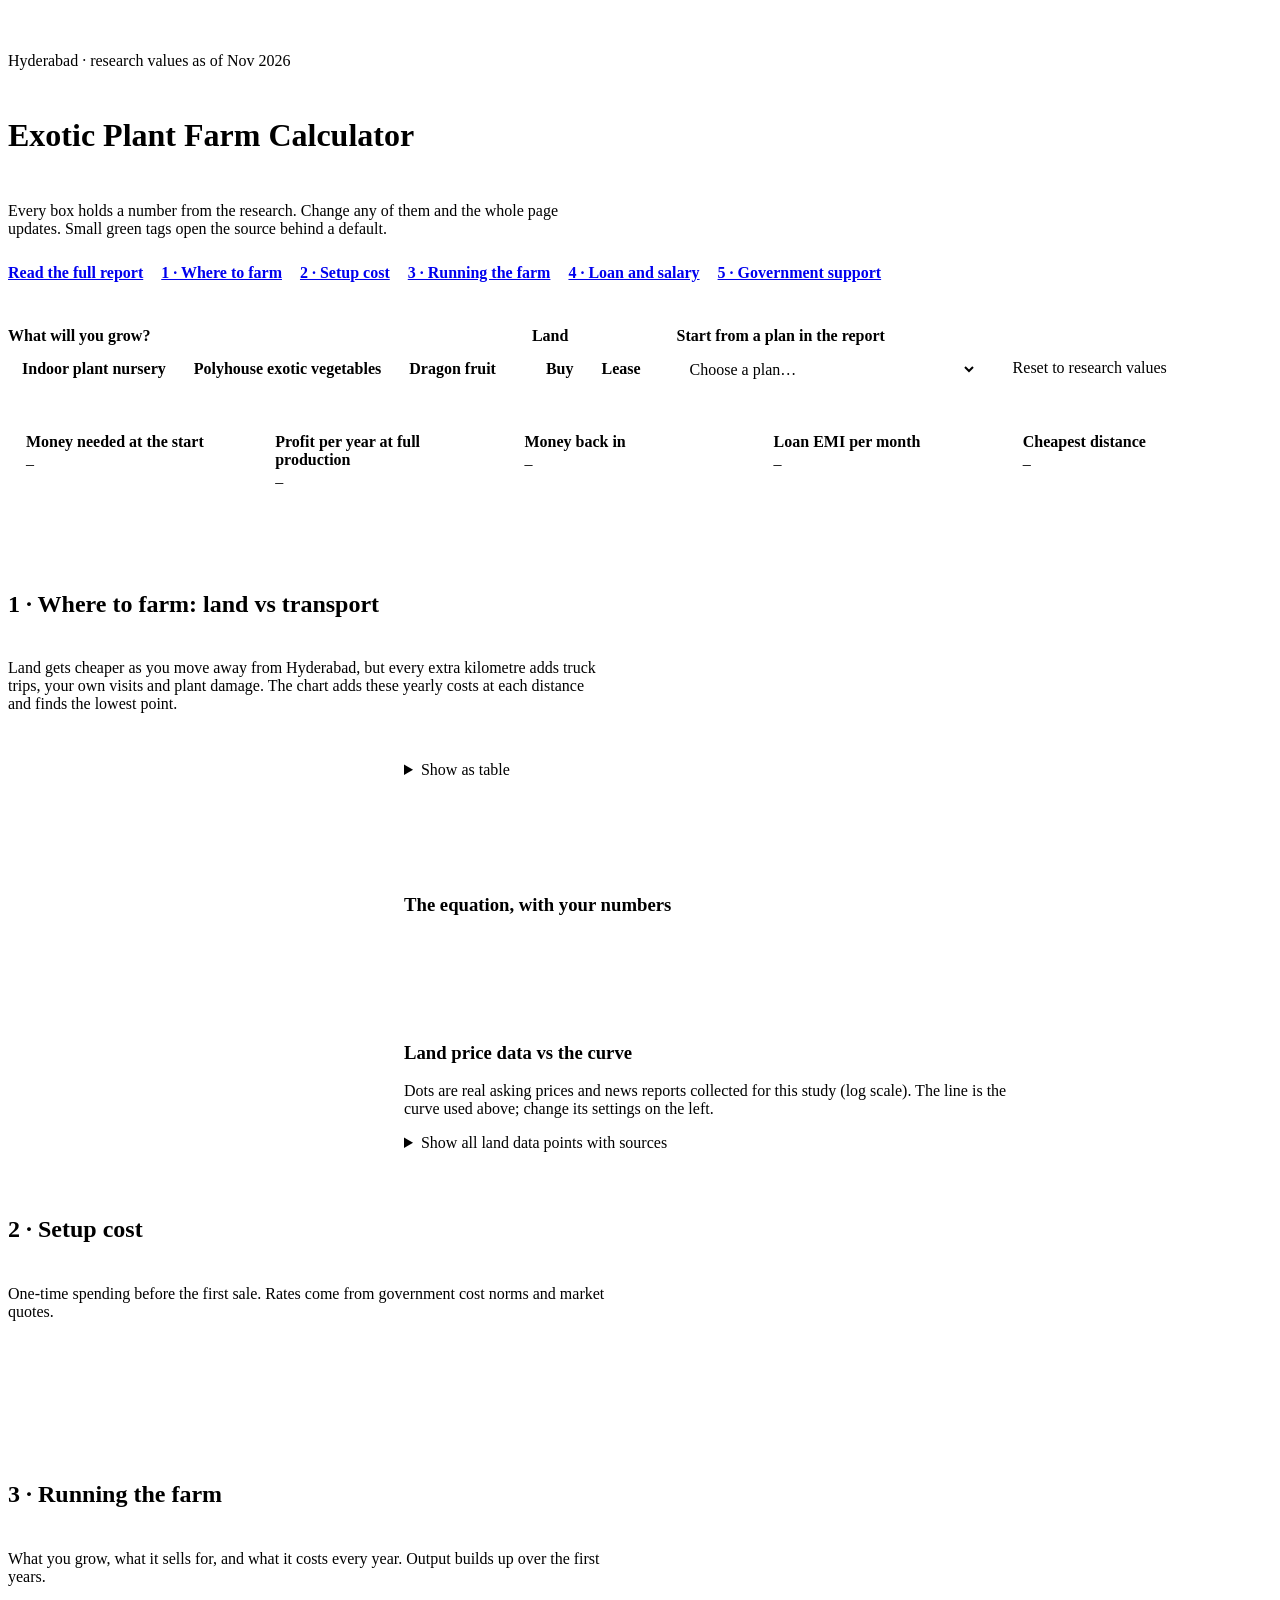
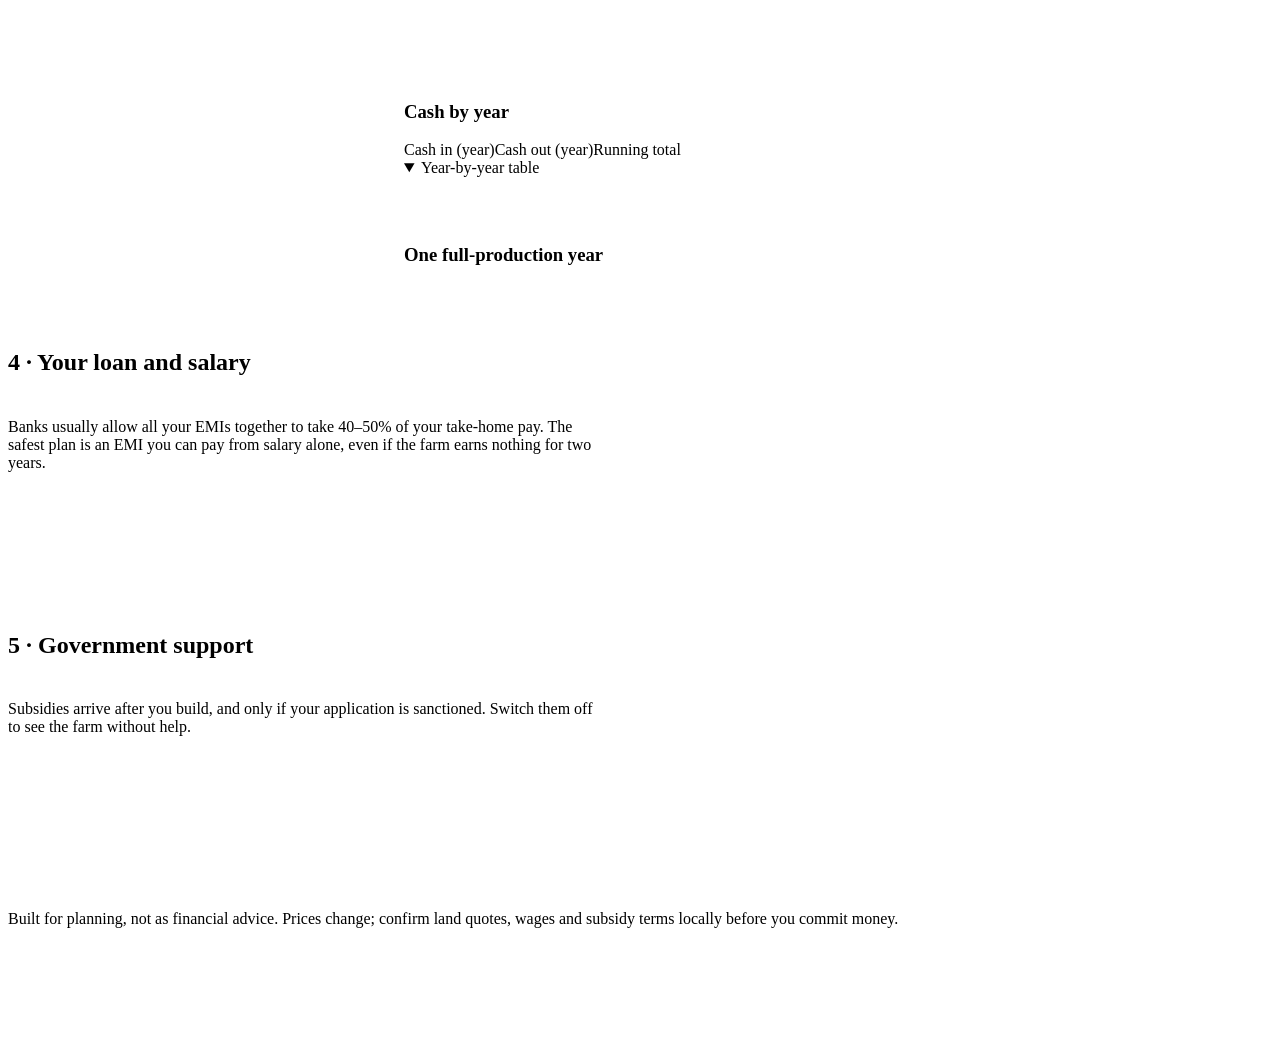
<file: exotic-plants-hyderabad/source/src/calculator.html>
<!doctype html>
<html lang="en">
<head>
<meta charset="utf-8">
<meta name="viewport" content="width=device-width, initial-scale=1, viewport-fit=cover">
<meta name="claude:viewport-fit-sides" content="cover">
<title>Exotic Plant Farm Calculator</title>
<link rel="preconnect" href="https://fonts.googleapis.com">
<link rel="preconnect" href="https://fonts.gstatic.com" crossorigin>
<link rel="stylesheet" href="https://fonts.googleapis.com/css2?family=Archivo:wdth,wght@100..125,600..800&family=Atkinson+Hyperlegible:ital,wght@0,400;0,700;1,400&family=IBM+Plex+Mono:wght@400;500;600&display=swap">
<style>
/*@@BASE_CSS@@*/

/* ---------- Calculator ---------- */
header.top { border-bottom: 1px solid var(--line); background: var(--surface); }
header.top .wrap { padding-block: 28px 22px; display: grid; gap: 10px; }
header.top .lede { color: var(--ink-2); max-width: 70ch; }
header.top nav { display: flex; flex-wrap: wrap; gap: 8px 18px; font-weight: 700; font-size: var(--step--1); }
main.wrap { padding-block: 22px 64px; display: grid; gap: 28px; }

.controls { display: flex; flex-wrap: wrap; gap: 14px 22px; align-items: end; }
.seg { border: 0; margin: 0; padding: 0; display: grid; gap: 6px; min-width: 0; }
.seg legend { font-weight: 700; font-size: var(--step--1); color: var(--ink-2); padding: 0; margin-bottom: 6px; }
.seg .opts { display: flex; flex-wrap: wrap; gap: 0; border: 1px solid var(--axis); border-radius: 10px; overflow: hidden; background: var(--surface); }
.seg input { position: absolute; opacity: 0; width: 1px; height: 1px; }
.seg label { padding: 9px 14px; cursor: pointer; font-weight: 700; font-size: var(--step--1); color: var(--ink-2); border-right: 1px solid var(--axis); user-select: none; }
.seg label:last-of-type { border-right: 0; }
.seg input:checked + label { background: var(--accent); color: var(--accent-ink); }
.seg input:focus-visible + label { outline: 2px solid var(--accent); outline-offset: -4px; }
button.ghost { font: 700 var(--step--1)/1 var(--font-body); color: var(--accent); background: transparent; border: 1px solid var(--axis); border-radius: 10px; padding: 10px 14px; cursor: pointer; }
button.ghost:hover { background: var(--accent-soft); }

/* Summary */
.summary { background: var(--surface); border: 1px solid var(--line); border-radius: 14px; padding: 18px; display: grid; gap: 16px; }
.tiles { display: grid; grid-template-columns: repeat(auto-fit, minmax(180px, 1fr)); gap: 12px 18px; }
.tile { display: grid; gap: 4px; align-content: start; padding-right: 8px; min-width: 0; }
.tile .k { font-size: var(--step--1); color: var(--ink-2); font-weight: 700; }
.tile .v { font: 700 var(--step-3)/1.1 var(--font-body); letter-spacing: -0.01em; overflow-wrap: anywhere; }
.tile .s { font-size: 0.8rem; color: var(--muted); line-height: 1.35; }
.verdict { border-top: 1px solid var(--line); padding-top: 14px; display: grid; gap: 6px; }
.verdict p { max-width: 90ch; }

/* Sections */
section.block { display: grid; gap: 16px; }
section.block > header { display: grid; gap: 6px; }
section.block > header p { color: var(--ink-2); max-width: 75ch; }
.grid2 { display: grid; grid-template-columns: minmax(0, 360px) minmax(0, 1fr); gap: 20px; align-items: start; }
@media (max-width: 880px) { .grid2 { grid-template-columns: minmax(0, 1fr); } }
.panel { background: var(--surface); border: 1px solid var(--line); border-radius: 12px; padding: 16px; min-width: 0; }
.inputs { display: grid; gap: 14px; }
.inputs h3.grp { font-size: var(--step-0); font-family: var(--font-body); font-stretch: 100%; font-weight: 700; color: var(--ink); padding-top: 6px; border-top: 1px solid var(--line); }
.inputs h3.grp:first-child { border-top: 0; padding-top: 0; }
.field { display: grid; gap: 5px; }
.field label { font-weight: 700; font-size: var(--step--1); line-height: 1.3; }
.field .unit { font-weight: 400; color: var(--muted); }
.field .ctl { display: grid; grid-template-columns: 7.5rem minmax(0, 1fr); gap: 10px; align-items: center; }
.field .ctl:has(> :only-child) { grid-template-columns: 9rem; }
.field input[type=number] { width: 100%; font: 600 var(--step-0)/1.2 var(--font-body); font-variant-numeric: tabular-nums; color: var(--ink); background: var(--bg); border: 1px solid var(--axis); border-radius: 8px; padding: 7px 9px; }
.field input[type=range] { width: 100%; accent-color: var(--accent); }
.plan-pick { min-width: min(100%, 300px); }
.field select { width: 100%; font: 600 var(--step--1)/1.3 var(--font-body); color: var(--ink); background: var(--bg); border: 1px solid var(--axis); border-radius: 8px; padding: 8px 9px; }
.field.check { grid-template-columns: auto minmax(0, 1fr); align-items: center; column-gap: 10px; }
.field.check input { width: 18px; height: 18px; accent-color: var(--accent); }
.field.check .hint { grid-column: 1 / -1; }
.hint { font-size: 0.8rem; color: var(--muted); line-height: 1.45; }
.out { display: grid; gap: 16px; min-width: 0; }
.kv { display: grid; grid-template-columns: repeat(auto-fit, minmax(170px, 1fr)); gap: 10px 18px; }
.kv div { display: grid; gap: 2px; min-width: 0; }
.kv span { font-size: 0.8rem; color: var(--ink-2); font-weight: 700; }
.kv b { font-size: var(--step-1); overflow-wrap: anywhere; }
.formula { font-family: var(--font-mono); font-size: 0.82rem; line-height: 1.7; background: var(--bg); border: 1px solid var(--line); border-radius: 10px; padding: 12px 14px; overflow-x: auto; white-space: pre; }
.note { font-size: var(--step--1); color: var(--ink-2); max-width: 80ch; }
.foot { color: var(--muted); font-size: var(--step--1); border-top: 1px solid var(--line); padding-top: 18px; display: grid; gap: 6px; }
</style>
</head>
<body>
<header class="top">
  <div class="wrap">
    <p class="eyebrow">Hyderabad · research values as of Nov 2026</p>
    <h1>Exotic Plant Farm Calculator</h1>
    <p class="lede">Every box holds a number from the research. Change any of them and the whole page updates. Small green tags open the source behind a default.</p>
    <nav><a href="index.html">Read the full report</a><a href="#where">1 · Where to farm</a><a href="#setup">2 · Setup cost</a><a href="#running">3 · Running the farm</a><a href="#loan">4 · Loan and salary</a><a href="#support">5 · Government support</a></nav>
  </div>
</header>

<main class="wrap">
  <div class="controls">
    <fieldset class="seg" id="pick-model">
      <legend>What will you grow?</legend>
      <div class="opts">
        <input type="radio" name="model" id="m-nursery" value="nursery"><label for="m-nursery">Indoor plant nursery</label>
        <input type="radio" name="model" id="m-polyhouse" value="polyhouse"><label for="m-polyhouse">Polyhouse exotic vegetables</label>
        <input type="radio" name="model" id="m-dragon" value="dragon"><label for="m-dragon">Dragon fruit</label>
      </div>
    </fieldset>
    <fieldset class="seg" id="pick-land">
      <legend>Land</legend>
      <div class="opts">
        <input type="radio" name="landMode" id="l-buy" value="buy"><label for="l-buy">Buy</label>
        <input type="radio" name="landMode" id="l-lease" value="lease"><label for="l-lease">Lease</label>
      </div>
    </fieldset>
    <div class="field plan-pick"><label for="plan">Start from a plan in the report</label><select id="plan"><option value="">Choose a plan…</option></select></div>
    <button class="ghost" id="reset" type="button">Reset to research values</button>
  </div>

  <section class="summary" aria-live="polite">
    <div class="tiles">
      <div class="tile"><span class="k">Money needed at the start</span><span class="v" id="t-upfront">–</span><span class="s" id="t-upfront-s"></span></div>
      <div class="tile"><span class="k">Profit per year at full production</span><span class="v" id="t-profit">–</span><span class="s" id="t-profit-s"></span></div>
      <div class="tile"><span class="k">Money back in</span><span class="v" id="t-payback">–</span><span class="s" id="t-payback-s"></span></div>
      <div class="tile"><span class="k">Loan EMI per month</span><span class="v" id="t-emi">–</span><span class="s" id="t-emi-s"></span></div>
      <div class="tile"><span class="k">Cheapest distance</span><span class="v" id="t-best">–</span><span class="s" id="t-best-s"></span></div>
    </div>
    <div class="verdict" id="verdict"></div>
  </section>

  <section class="block" id="where">
    <header><h2>1 · Where to farm: land vs transport</h2>
      <p>Land gets cheaper as you move away from Hyderabad, but every extra kilometre adds truck trips, your own visits and plant damage. The chart adds these yearly costs at each distance and finds the lowest point.</p></header>
    <div class="grid2">
      <div class="panel inputs" id="in-where"></div>
      <div class="out">
        <div class="panel">
          <div class="legend" id="lg-loc"></div>
          <div class="chart" id="c-loc"></div>
          <details class="tableview"><summary>Show as table</summary><div class="scroll-x" id="tv-loc"></div></details>
        </div>
        <div class="panel kv" id="o-where"></div>
        <div class="panel"><h3>The equation, with your numbers</h3><div class="formula" id="o-formula"></div><p class="note" id="o-formula-note"></p></div>
        <div class="panel" id="p-landdata">
          <h3>Land price data vs the curve</h3>
          <p class="note">Dots are real asking prices and news reports collected for this study (log scale). The line is the curve used above; change its settings on the left.</p>
          <div class="chart" id="c-land"></div>
          <details class="tableview"><summary>Show all land data points with sources</summary><div class="scroll-x" id="tv-land"></div></details>
        </div>
      </div>
    </div>
  </section>

  <section class="block" id="setup">
    <header><h2>2 · Setup cost</h2><p>One-time spending before the first sale. Rates come from government cost norms and market quotes.</p></header>
    <div class="grid2">
      <div class="panel inputs" id="in-setup"></div>
      <div class="out">
        <div class="panel"><div class="chart" id="c-capex"></div></div>
        <div class="panel"><div class="scroll-x" id="o-capex"></div></div>
      </div>
    </div>
  </section>

  <section class="block" id="running">
    <header><h2>3 · Running the farm</h2><p>What you grow, what it sells for, and what it costs every year. Output builds up over the first years.</p></header>
    <div class="grid2">
      <div class="panel inputs" id="in-running"></div>
      <div class="out">
        <div class="panel kv" id="o-running"></div>
        <div class="panel">
          <h3>Cash by year</h3>
          <div class="legend"><span><i class="rect" style="background:var(--pos)"></i>Cash in (year)</span><span><i class="rect" style="background:var(--neg)"></i>Cash out (year)</span><span><i style="background:var(--ink)"></i>Running total</span></div>
          <div class="chart" id="c-cash"></div>
          <details class="tableview" open><summary>Year-by-year table</summary><div class="scroll-x" id="tv-cash"></div></details>
        </div>
        <div class="panel"><h3>One full-production year</h3><div class="scroll-x" id="o-pl"></div></div>
      </div>
    </div>
  </section>

  <section class="block" id="loan">
    <header><h2>4 · Your loan and salary</h2><p>Banks usually allow all your EMIs together to take 40–50% of your take-home pay. The safest plan is an EMI you can pay from salary alone, even if the farm earns nothing for two years.</p></header>
    <div class="grid2">
      <div class="panel inputs" id="in-loan"></div>
      <div class="out"><div class="panel kv" id="o-loan"></div><div class="panel" id="o-loan-note"></div></div>
    </div>
  </section>

  <section class="block" id="support">
    <header><h2>5 · Government support</h2><p>Subsidies arrive after you build, and only if your application is sanctioned. Switch them off to see the farm without help.</p></header>
    <div class="grid2">
      <div class="panel inputs" id="in-support"></div>
      <div class="out"><div class="panel kv" id="o-support"></div><div class="panel note" id="o-support-note"></div></div>
    </div>
  </section>

  <footer class="foot">
    <p>Built for planning, not as financial advice. Prices change; confirm land quotes, wages and subsidy terms locally before you commit money.</p>
    <p id="data-date"></p>
  </footer>
</main>

<script>
/*@@CHARTS_JS@@*/
</script>
<script>
/*@@MODEL_JS@@*/
</script>
<script>
/*@@DATA_JS@@*/
</script>
<script>
/*@@APP_JS@@*/
</script>
</body>
</html>
</file>
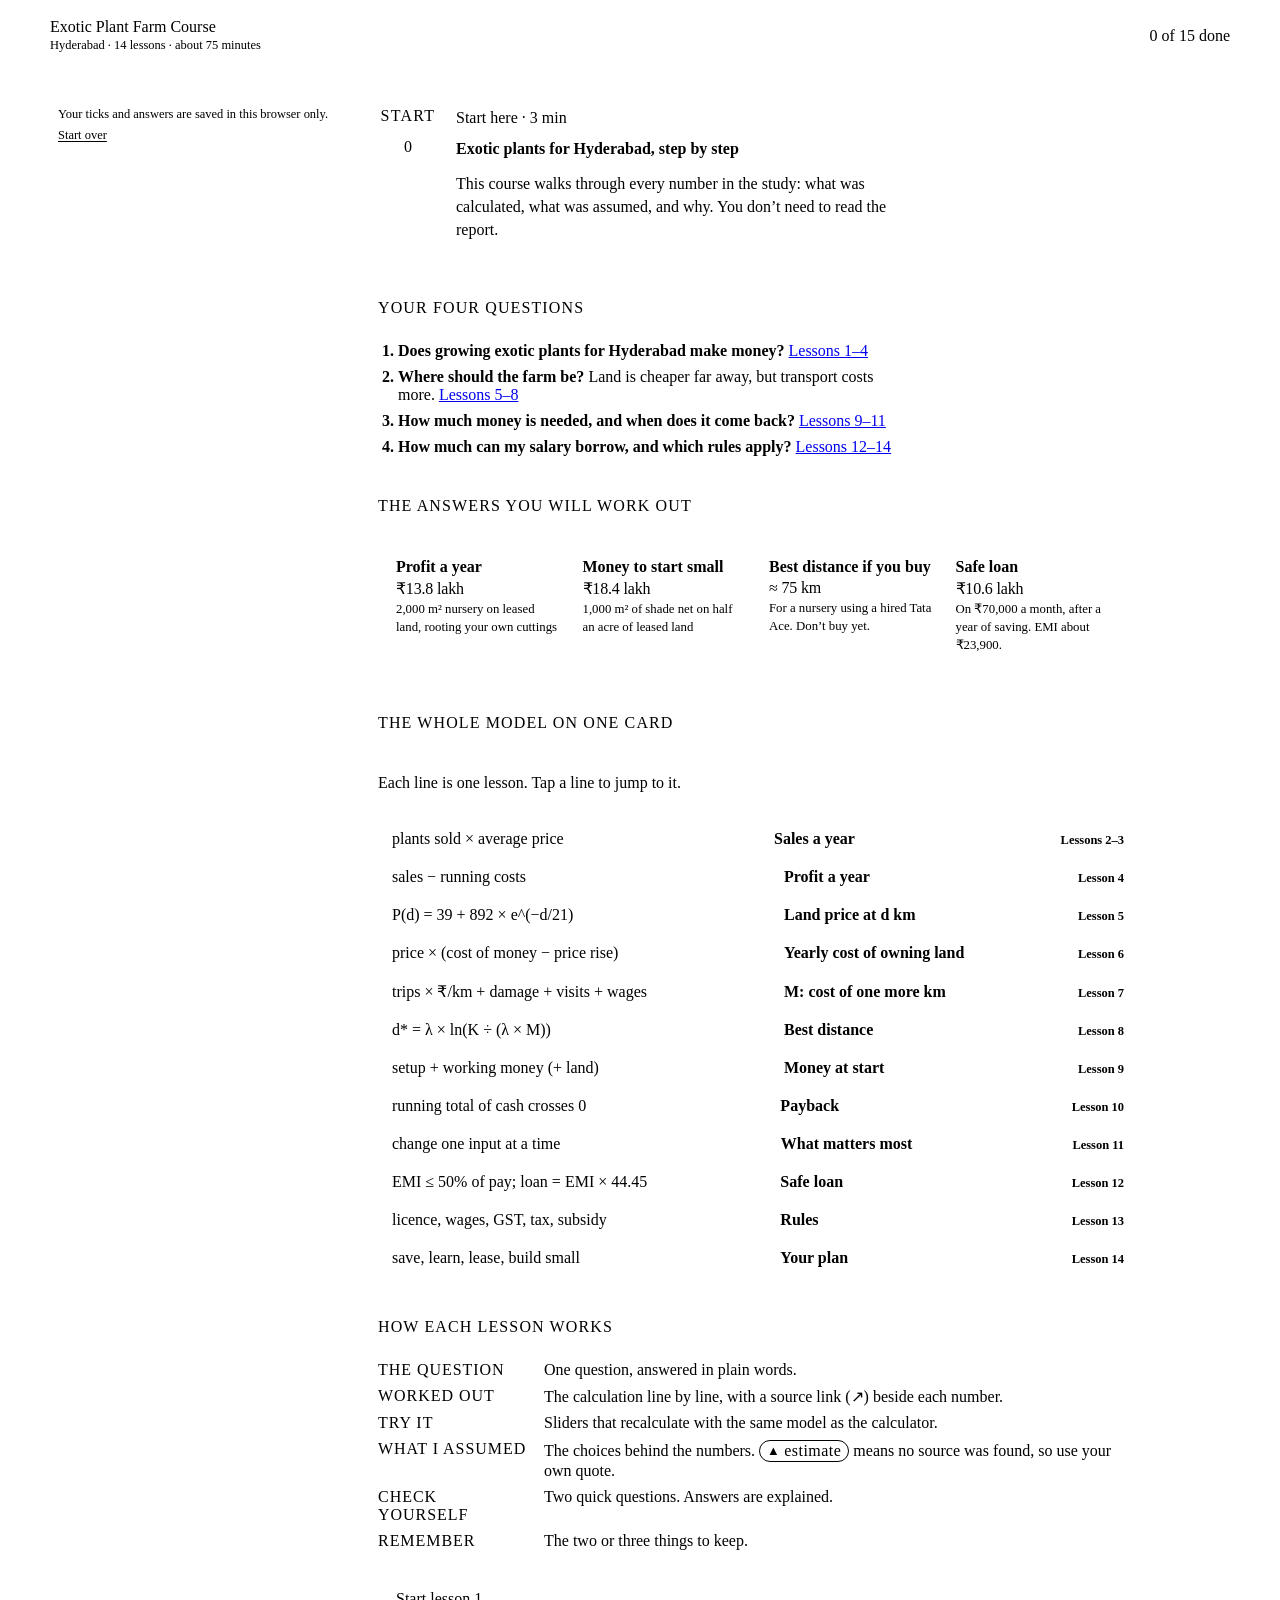
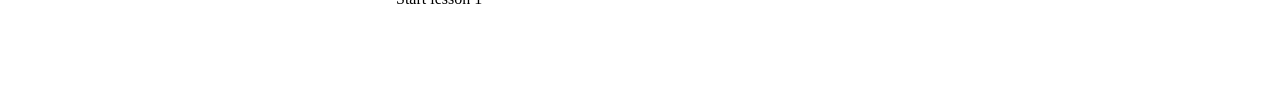
<file: exotic-plants-hyderabad/source/src/course.html>
<!doctype html>
<html lang="en">
<head>
<meta charset="utf-8">
<meta name="viewport" content="width=device-width, initial-scale=1, viewport-fit=cover">
<title>Exotic Plant Farm Course</title>
<meta name="claude:viewport-fit-sides" content="cover">
<link rel="preconnect" href="https://fonts.googleapis.com">
<link rel="preconnect" href="https://fonts.gstatic.com" crossorigin>
<link rel="stylesheet" href="https://fonts.googleapis.com/css2?family=Archivo:wdth,wght@100..125,600..800&family=Atkinson+Hyperlegible:ital,wght@0,400;0,700;1,400&family=IBM+Plex+Mono:wght@400;500;600&display=swap">
<style>
/*@@BASE_CSS@@*/

/* ---------- Course: one lesson column (max 760px) beside a sticky course-map rail; under 960px the rail folds into a drawer. Lesson numbers are drawn as road milestones (green cap), the way distance is measured in this study. ---------- */
[hidden] { display: none !important; }
body::before { content: ""; position: fixed; inset: 0 0 auto; height: env(safe-area-inset-top, 0px); z-index: 10; background: var(--surface); }
.topbar { position: sticky; top: env(safe-area-inset-top, 0px); z-index: 9; background: var(--surface); border-bottom: 1px solid var(--line); }
.topbar .in { max-width: 1180px; margin-inline: auto; display: flex; align-items: center; gap: 10px 16px; padding-block: 10px; padding-left: max(16px, env(safe-area-inset-left, 0px)); padding-right: max(16px, env(safe-area-inset-right, 0px)); }
.brand { display: grid; gap: 1px; color: var(--ink); text-decoration: none; min-width: 0; }
.brand b { font: 750 var(--step-0)/1.2 var(--font-display); font-stretch: 112%; }
.brand small { font-size: 0.78rem; color: var(--muted); line-height: 1.3; }
.prog { margin-left: auto; display: flex; align-items: center; gap: 10px; font-size: var(--step--1); color: var(--ink-2); white-space: nowrap; font-variant-numeric: tabular-nums; }
.pbar { width: clamp(56px, 12vw, 140px); height: 6px; border-radius: 99px; background: var(--line); overflow: hidden; }
.pbar i { display: block; height: 100%; width: 0; background: var(--accent); border-radius: 99px; transition: width .3s ease; }
.menu-btn { display: none; align-items: center; font: 700 var(--step--1)/1 var(--font-body); color: var(--accent); background: transparent; border: 1px solid var(--axis); border-radius: 8px; padding: 9px 12px; cursor: pointer; white-space: nowrap; }

.shell { max-width: 1180px; margin-inline: auto; display: grid; grid-template-columns: 280px minmax(0, 1fr); gap: 48px; padding-left: max(16px, env(safe-area-inset-left, 0px)); padding-right: max(16px, env(safe-area-inset-right, 0px)); }
aside.map { position: sticky; top: calc(env(safe-area-inset-top, 0px) + 60px); align-self: start; max-height: calc(100vh - 60px - env(safe-area-inset-top, 0px)); overflow-y: auto; padding-block: 26px 32px; display: grid; gap: 18px; }
#map-nav { display: grid; gap: 16px; }
.part { display: grid; gap: 4px; }
.part-t { font: 600 0.72rem/1.3 var(--font-mono); letter-spacing: .06em; text-transform: uppercase; color: var(--muted); padding-left: 8px; }
#map-nav ol { list-style: none; margin: 0; padding: 0; display: grid; gap: 1px; }
#map-nav a { display: grid; grid-template-columns: 24px minmax(0, 1fr) auto; align-items: center; gap: 10px; padding: 5px 8px; border-radius: 8px; color: var(--ink); text-decoration: none; font-size: var(--step--1); line-height: 1.3; }
#map-nav a:hover { background: var(--accent-soft); }
#map-nav a[aria-current="page"] { background: var(--accent-soft); font-weight: 700; }
#map-nav .mm { color: var(--muted); font-size: 0.74rem; font-weight: 400; font-variant-numeric: tabular-nums; white-space: nowrap; }
#map-nav a.done .mm { color: var(--good-text); font-weight: 700; }
.ms { width: 22px; height: 27px; display: grid; grid-template-rows: 8px 1fr; border: 1.5px solid var(--axis); border-radius: 11px 11px 3px 3px; overflow: hidden; background: var(--surface); }
.ms::before { content: ""; background: var(--line); }
.ms b { display: grid; place-items: center; font: 600 0.68rem/1 var(--font-mono); color: var(--ink-2); }
#map-nav a.done .ms, #map-nav a[aria-current="page"] .ms { border-color: var(--accent); }
#map-nav a.done .ms::before, #map-nav a[aria-current="page"] .ms::before { background: var(--accent); }
.map-foot { font-size: 0.78rem; color: var(--muted); display: grid; gap: 6px; padding-left: 8px; }
.linkbtn { font: 700 0.78rem/1.3 var(--font-body); color: var(--accent); background: none; border: 0; padding: 0; cursor: pointer; text-align: left; text-decoration: underline; text-underline-offset: 2px; }

main.lessons { min-width: 0; }
article.lesson { display: grid; gap: 28px; max-width: 760px; padding-block: 30px 64px; min-width: 0; }
.lhead { display: grid; grid-template-columns: auto minmax(0, 1fr); gap: 18px; align-items: start; }
.stone { width: 60px; display: grid; border: 2px solid var(--accent); border-radius: 30px 30px 6px 6px; overflow: hidden; background: var(--surface); text-align: center; }
.stone .cap { background: var(--accent); color: var(--accent-ink); font: 600 0.58rem/1 var(--font-mono); letter-spacing: 0.08em; padding: 14px 0 5px; }
.stone .n { font: 800 1.7rem/1 var(--font-display); font-stretch: 110%; padding: 8px 0 10px; color: var(--ink); font-variant-numeric: tabular-nums; }
.lhead .eyebrow { margin-bottom: 6px; }
.lhead h1 { font-size: var(--step-3); }
.lhead h1:focus-visible { outline: none; }
.asks { margin-top: 10px; font-size: var(--step-1); line-height: 1.45; color: var(--ink-2); max-width: 58ch; }

.blk-wrap { display: grid; gap: 12px; min-width: 0; }
h2.blk { font: 600 0.75rem/1.3 var(--font-mono); letter-spacing: 0.07em; text-transform: uppercase; color: var(--ink-2); font-stretch: 100%; }
.idea { display: grid; gap: 12px; max-width: 66ch; }
.idea ul, .idea ol { margin: 0; padding-left: 1.25em; display: grid; gap: 8px; }
.idea li::marker { color: var(--muted); font-weight: 700; }
.idea h3 { font-size: var(--step-1); margin-top: 6px; }
.small { font-size: var(--step--1); color: var(--ink-2); }

.ledger { display: grid; background: var(--surface); border: 1px solid var(--line); border-radius: 10px; font-size: var(--step--1); overflow: hidden; min-width: 0; }
.ledger .row { display: grid; grid-template-columns: minmax(0, 1fr) auto; gap: 4px 16px; padding: 9px 14px; border-top: 1px solid var(--line); align-items: baseline; }
.ledger .row:first-child { border-top: 0; }
.ledger .row > span:first-child { color: var(--ink-2); }
.ledger .amt { font: 500 0.9rem/1.4 var(--font-mono); font-variant-numeric: tabular-nums; color: var(--ink); text-align: right; white-space: nowrap; }
.ledger .row.sum { border-top: 1.5px solid var(--axis); background: var(--bg); }
.ledger .row.sum > span:first-child { color: var(--ink); font-weight: 700; }
.ledger .row.sum .amt { font-weight: 600; }
.ledger .row.head > span:first-child { color: var(--ink); font-weight: 700; }
.ledger .row.note > span:first-child { color: var(--muted); }
.ledger .row .sub { display: block; color: var(--muted); font-size: 0.8rem; margin-top: 2px; }
.ledger .row.indent > span:first-child { padding-left: 14px; }

.eq { font-family: var(--font-mono); font-size: 0.84rem; line-height: 1.75; color: var(--ink); background: var(--surface); border: 1px solid var(--line); border-radius: 10px; padding: 14px 16px; overflow-x: auto; white-space: pre; margin: 0; }
.eq b { color: var(--accent); font-weight: 600; }
.eq-in { font-family: var(--font-mono); font-size: 0.92em; background: var(--surface); border: 1px solid var(--line); border-radius: 6px; padding: 1px 6px; white-space: nowrap; }
dl.terms { display: grid; grid-template-columns: max-content minmax(0, 1fr); gap: 6px 14px; margin: 0; font-size: var(--step--1); }
dl.terms dt { font-family: var(--font-mono); font-weight: 600; color: var(--ink); }
dl.terms dd { margin: 0; color: var(--ink-2); }
details.more { border: 1px solid var(--line); border-radius: 10px; background: var(--surface); padding: 10px 14px; font-size: var(--step--1); }
details.more summary { cursor: pointer; font-weight: 700; color: var(--accent); }
details.more[open] summary { margin-bottom: 10px; }
details.more .eq { background: var(--bg); }

.try { display: grid; gap: 16px; background: var(--surface); border: 1px solid var(--line); border-radius: 14px; padding: 18px; min-width: 0; }
.try-head { display: flex; flex-wrap: wrap; align-items: baseline; justify-content: space-between; gap: 4px 12px; }
.try-head p { font-size: var(--step--1); color: var(--muted); flex: 1 1 260px; }
.reset { font: 700 var(--step--1)/1 var(--font-body); color: var(--accent); background: none; border: 0; padding: 4px 0; cursor: pointer; text-decoration: underline; text-underline-offset: 2px; }
.ctls { display: grid; grid-template-columns: repeat(auto-fit, minmax(min(100%, 220px), 1fr)); gap: 14px 24px; }
.ctl { display: grid; gap: 6px; min-width: 0; align-content: start; }
.ctl label { display: flex; justify-content: space-between; align-items: baseline; gap: 10px; font-size: var(--step--1); font-weight: 700; color: var(--ink-2); line-height: 1.3; }
.ctl output { font: 600 0.92rem/1.2 var(--font-mono); color: var(--ink); white-space: nowrap; font-variant-numeric: tabular-nums; }
.ctl input[type=range] { width: 100%; accent-color: var(--accent); margin: 0; height: 26px; }
.ctl select { width: 100%; font: 400 var(--step--1)/1.3 var(--font-body); color: var(--ink); background: var(--bg); border: 1px solid var(--axis); border-radius: 8px; padding: 8px 10px; }
.ctl .hint { font-size: 0.78rem; color: var(--muted); line-height: 1.4; }
.result { display: grid; gap: 14px; border-top: 1px solid var(--line); padding-top: 16px; min-width: 0; }
.result .ledger { background: var(--bg); }
.stats { display: grid; grid-template-columns: repeat(auto-fit, minmax(min(100%, 150px), 1fr)); gap: 14px 20px; }
.stat { display: grid; gap: 2px; min-width: 0; align-content: start; }
.stat .k { font-size: 0.8rem; color: var(--ink-2); font-weight: 700; line-height: 1.3; }
.stat .v { font: 700 var(--step-2)/1.15 var(--font-body); font-variant-numeric: tabular-nums; letter-spacing: -0.01em; overflow-wrap: anywhere; }
.stat .s { font-size: 0.78rem; color: var(--muted); line-height: 1.35; }
.verdict { display: flex; flex-wrap: wrap; align-items: center; gap: 8px 12px; font-size: var(--step--1); color: var(--ink-2); }

.tiles { display: grid; grid-template-columns: repeat(auto-fit, minmax(min(100%, 160px), 1fr)); gap: 16px 22px; background: var(--surface); border: 1px solid var(--line); border-radius: 14px; padding: 18px; }
.tile { display: grid; gap: 3px; align-content: start; min-width: 0; }
.tile .k { font-size: var(--step--1); color: var(--ink-2); font-weight: 700; }
.tile .v { font: 700 var(--step-3)/1.1 var(--font-body); letter-spacing: -0.01em; font-variant-numeric: tabular-nums; }
.tile .s { font-size: 0.8rem; color: var(--muted); line-height: 1.4; }

.model { display: grid; border: 1px solid var(--line); border-radius: 12px; background: var(--surface); overflow: hidden; }
.model a { display: grid; grid-template-columns: minmax(0, 1.35fr) minmax(0, 1fr) auto; gap: 4px 14px; align-items: baseline; padding: 10px 14px; border-top: 1px solid var(--line); color: var(--ink); text-decoration: none; }
.model a:first-child { border-top: 0; }
.model a:hover { background: var(--accent-soft); }
.model .f { font: 500 0.84rem/1.45 var(--font-mono); color: var(--ink-2); }
.model .r { font-weight: 700; font-size: var(--step--1); }
.model .l { font-size: 0.78rem; color: var(--accent); white-space: nowrap; font-weight: 700; }
.blocks { display: grid; gap: 8px; margin: 0; padding: 0; list-style: none; }
.blocks li { display: grid; grid-template-columns: 9.5rem minmax(0, 1fr); gap: 4px 14px; font-size: var(--step--1); color: var(--ink-2); }
.blocks li b { font: 600 0.72rem/1.6 var(--font-mono); letter-spacing: .06em; text-transform: uppercase; color: var(--ink); }

.cards3 { display: grid; grid-template-columns: repeat(auto-fit, minmax(min(100%, 210px), 1fr)); gap: 14px; }
.card { display: grid; gap: 6px; align-content: start; padding: 14px; border: 1px solid var(--line); border-radius: 12px; background: var(--surface); font-size: var(--step--1); color: var(--ink-2); min-width: 0; }
.card h3 { font-size: var(--step-0); color: var(--ink); font-family: var(--font-body); font-stretch: 100%; }

.rng { display: grid; gap: 14px; }
.rng-row { display: grid; gap: 5px; border-radius: 8px; }
.rng-h { display: flex; flex-wrap: wrap; gap: 2px 10px; align-items: baseline; }
.rng-h b { font-size: var(--step-0); }
.rng-h span { font-size: var(--step--1); color: var(--muted); }
.rng-t { position: relative; height: 26px; }
.rng-t .gl { position: absolute; top: 0; bottom: 0; width: 1px; background: var(--line); }
.rng-t .gl.z { background: var(--axis); }
.rng-t .band { position: absolute; top: 6px; height: 14px; border-radius: 4px; background: var(--s1); opacity: 0.32; }
.rng-t .be { position: absolute; top: 0; height: 26px; width: 4px; margin-left: -2px; background: var(--neg); border-radius: 2px; box-shadow: 0 0 0 2px var(--surface); }
.rng-t .used { position: absolute; top: 5px; width: 16px; height: 16px; margin-left: -8px; border-radius: 50%; background: var(--ink); box-shadow: 0 0 0 2px var(--surface); }
.rng-n { font-size: var(--step--1); color: var(--ink-2); }
.rng-axis { position: relative; height: 18px; font-size: 0.75rem; color: var(--muted); font-variant-numeric: tabular-nums; }
.rng-axis span { position: absolute; top: 0; transform: translateX(-50%); }
.rng-axis span:first-child { transform: none; }
.rng-axis span:last-child { transform: translateX(-100%); }
.key { display: flex; flex-wrap: wrap; gap: 6px 16px; font-size: var(--step--1); color: var(--ink-2); }
.key span { display: inline-flex; align-items: center; gap: 6px; }
.key i { display: inline-block; flex: none; }
.key i.band { width: 18px; height: 10px; border-radius: 3px; background: var(--s1); opacity: .32; }
.key i.be { width: 4px; height: 14px; border-radius: 2px; background: var(--neg); }
.key i.dot { width: 11px; height: 11px; border-radius: 50%; }
.key i.ring { width: 11px; height: 11px; border-radius: 50%; border: 1.5px dashed var(--axis); }
.key i.line { width: 16px; height: 3px; border-radius: 2px; }
.key i.rect { width: 11px; height: 11px; border-radius: 3px; }

.pots { display: grid; grid-template-columns: repeat(20, minmax(0, 1fr)); gap: 3px; max-width: 560px; }
.pots i { aspect-ratio: 1; border-radius: 50%; background: var(--s1); }
.pots i.clear { background: var(--s4); }
.pots i.dead { background: transparent; border: 1.5px dashed var(--axis); }

.wf { display: grid; gap: 6px; }
.wf-row { display: grid; grid-template-columns: minmax(0, 12rem) minmax(0, 1fr) 6.2rem; gap: 10px; align-items: center; font-size: var(--step--1); border-radius: 6px; }
.wf-l { color: var(--ink-2); line-height: 1.25; }
.wf-t { position: relative; height: 16px; }
.wf-t i { position: absolute; top: 0; bottom: 0; border-radius: 3px; min-width: 2px; }
.wf-v { text-align: right; font: 500 0.86rem/1.2 var(--font-mono); font-variant-numeric: tabular-nums; white-space: nowrap; }
.wf-row.tot { border-top: 1px solid var(--axis); padding-top: 6px; }
.wf-row.tot .wf-l, .wf-row.tot .wf-v { font-weight: 700; color: var(--ink); }

.rules { display: grid; border: 1px solid var(--line); border-radius: 12px; background: var(--surface); overflow: hidden; }
.rule { display: grid; gap: 4px; padding: 12px 14px; border-top: 1px solid var(--line); }
.rule:first-child { border-top: 0; }
.rule-h { display: flex; flex-wrap: wrap; align-items: center; justify-content: space-between; gap: 4px 10px; }
.rule-h b { font-size: var(--step-0); }
.rule p { font-size: var(--step--1); color: var(--ink-2); max-width: 72ch; }

.todo { list-style: none; margin: 0; padding: 0; display: grid; gap: 8px; }
.todo label { display: grid; grid-template-columns: 22px minmax(0, 1fr); gap: 10px; align-items: start; padding: 10px 12px; border: 1px solid var(--line); border-radius: 10px; background: var(--surface); cursor: pointer; }
.todo input { width: 18px; height: 18px; margin: 3px 0 0; accent-color: var(--accent); }
.todo .t { display: grid; gap: 2px; min-width: 0; }
.todo .t small { color: var(--ink-2); font-size: var(--step--1); line-height: 1.45; }
.todo input:checked + .t b { text-decoration: line-through; text-decoration-color: var(--muted); color: var(--ink-2); }
.count { font-size: var(--step--1); color: var(--ink-2); font-weight: 700; }

.why ul { margin: 0; padding-left: 1.2em; display: grid; gap: 8px; max-width: 70ch; font-size: var(--step--1); color: var(--ink-2); }
.why li::marker { color: var(--muted); }
.est { display: inline-flex; align-items: center; gap: 4px; font: 600 0.68rem/1.2 var(--font-mono); letter-spacing: .03em; color: var(--warn-text); border: 1px solid currentColor; border-radius: 99px; padding: 1px 7px; vertical-align: 1px; white-space: nowrap; }
.est::before { content: "\25B2"; font-size: 0.8em; }

.checks { display: grid; gap: 22px; }
.check { display: grid; gap: 10px; }
.check .q { font-weight: 700; max-width: 66ch; }
.opts { display: grid; gap: 8px; }
.opt { text-align: left; font: 400 var(--step-0)/1.4 var(--font-body); color: var(--ink); background: var(--surface); border: 1px solid var(--axis); border-radius: 10px; padding: 10px 14px 10px 40px; cursor: pointer; position: relative; }
.opt::before { content: attr(data-l); position: absolute; left: 13px; top: 10px; font: 600 0.82rem/1.45 var(--font-mono); color: var(--muted); }
.opt:hover { border-color: var(--accent); }
.check.answered .opt { cursor: default; }
.check.answered .opt:hover { border-color: var(--axis); }
.opt.right, .check.answered .opt.right:hover { border-color: var(--good-text); box-shadow: inset 0 0 0 1px var(--good-text); }
.opt.right::before { content: "\2714"; color: var(--good-text); }
.opt.wrong, .check.answered .opt.wrong:hover { border-color: var(--crit-text); }
.opt.wrong::before { content: "\2716"; color: var(--crit-text); }
.explain { font-size: var(--step--1); color: var(--ink-2); max-width: 70ch; }
.explain b { color: var(--ink); }

.remember { background: var(--accent-soft); border-radius: 12px; padding: 16px 18px; display: grid; gap: 8px; }
.remember ul { margin: 0; padding-left: 1.2em; display: grid; gap: 6px; }
.remember h2.blk { color: var(--accent); }

.btn { display: inline-flex; align-items: center; font: 700 var(--step-0)/1.25 var(--font-body); padding: 12px 18px; border-radius: 10px; text-decoration: none; border: 1px solid var(--accent); }
.btn.primary { background: var(--accent); color: var(--accent-ink); }
.btn.secondary { background: transparent; color: var(--accent); border-color: var(--axis); }
.btn.secondary:hover { background: var(--accent-soft); }
.actions { display: flex; flex-wrap: wrap; gap: 10px; }
.pager { display: flex; flex-wrap: wrap; gap: 10px; justify-content: space-between; border-top: 1px solid var(--line); padding-top: 20px; }
.pager .btn { display: grid; gap: 2px; max-width: 100%; text-align: left; }
.pager .btn.primary { margin-left: auto; text-align: right; }
.pager .btn small { font-weight: 400; font-size: 0.8rem; opacity: .9; }

.tbl.compact th, .tbl.compact td { padding: 7px 9px; }
a.plan { display: inline-grid; place-items: center; min-width: 1.6em; height: 1.6em; margin-right: 4px; border-radius: 6px; background: var(--accent); color: var(--accent-ink); font-weight: 700; text-decoration: none; font-size: 0.85em; }
.tbl tr.hl td { background: var(--accent-soft); }
.tbl td.neg { color: var(--crit-text); font-weight: 700; }
.chart-wrap { display: grid; gap: 8px; min-width: 0; }

@media (max-width: 959px) {
  .shell { grid-template-columns: minmax(0, 1fr); gap: 0; }
  aside.map { display: none; position: static; max-height: none; overflow: visible; padding-block: 14px 22px; border-bottom: 1px solid var(--line); }
  body.map-open aside.map { display: grid; }
  .menu-btn { display: inline-flex; }
  article.lesson { padding-block: 24px 56px; }
}
@media (max-width: 560px) {
  .brand small, .prog .pt-long { display: none; }
  .lhead { gap: 14px; }
  .stone { width: 50px; border-radius: 25px 25px 5px 5px; }
  .stone .cap { padding-top: 11px; font-size: 0.5rem; }
  .stone .n { font-size: 1.4rem; }
  .lhead h1 { font-size: var(--step-2); }
  .asks { font-size: var(--step-0); }
  .try { padding: 14px; }
  .model a { grid-template-columns: minmax(0, 1fr) auto; }
  .model .f { grid-column: 1 / -1; }
  .blocks li { grid-template-columns: minmax(0, 1fr); }
  .wf-row { grid-template-columns: minmax(0, 1fr) auto; }
  .wf-t { grid-column: 1 / -1; grid-row: 2; }
  .pots { gap: 2px; }
}
</style>
</head>
<body>
<header class="topbar">
  <div class="in">
    <a class="brand" href="#start"><b>Exotic Plant Farm Course</b><small>Hyderabad · 14 lessons · about 75 minutes</small></a>
    <div class="prog" aria-live="polite"><span class="pbar" aria-hidden="true"><i id="pfill"></i></span><span id="ptext">0 of 15 done</span></div>
    <button type="button" class="menu-btn" id="menu-btn" aria-expanded="false" aria-controls="map">All lessons</button>
  </div>
</header>

<div class="shell">
<aside class="map" id="map" aria-label="Course map">
  <nav id="map-nav" aria-label="Lessons"></nav>
  <div class="map-foot">
    <span>Your ticks and answers are saved in this browser only.</span>
    <button type="button" class="linkbtn" id="reset-progress">Start over</button>
  </div>
</aside>

<main class="lessons" id="main">

<!-- ======================= START ======================= -->
<article class="lesson" id="start" data-n="0" data-part="0" data-short="Start here" data-min="3">
  <header class="lhead">
    <div class="stone" aria-hidden="true"><span class="cap">START</span><span class="n">0</span></div>
    <div>
      <p class="eyebrow">Start here · 3 min</p>
      <h1 tabindex="-1">Exotic plants for Hyderabad, step by step</h1>
      <p class="asks">This course walks through every number in the study: what was calculated, what was assumed, and why. You don’t need to read the report.</p>
    </div>
  </header>

  <div class="blk-wrap">
    <h2 class="blk">Your four questions</h2>
    <div class="idea">
      <ol>
        <li><strong>Does growing exotic plants for Hyderabad make money?</strong> <a href="#three-businesses">Lessons 1–4</a></li>
        <li><strong>Where should the farm be?</strong> Land is cheaper far away, but transport costs more. <a href="#land-curve">Lessons 5–8</a></li>
        <li><strong>How much money is needed, and when does it come back?</strong> <a href="#startup-money">Lessons 9–11</a></li>
        <li><strong>How much can my salary borrow, and which rules apply?</strong> <a href="#loan">Lessons 12–14</a></li>
      </ol>
    </div>
  </div>

  <div class="blk-wrap">
    <h2 class="blk">The answers you will work out</h2>
    <div class="tiles">
      <div class="tile"><span class="k">Profit a year</span><span class="v">₹13.8 lakh</span><span class="s">2,000 m² nursery on leased land, rooting your own cuttings</span></div>
      <div class="tile"><span class="k">Money to start small</span><span class="v">₹18.4 lakh</span><span class="s">1,000 m² of shade net on half an acre of leased land</span></div>
      <div class="tile"><span class="k">Best distance if you buy</span><span class="v">≈ 75 km</span><span class="s">For a nursery using a hired Tata Ace. Don’t buy yet.</span></div>
      <div class="tile"><span class="k">Safe loan</span><span class="v">₹10.6 lakh</span><span class="s">On ₹70,000 a month, after a year of saving. EMI about ₹23,900.</span></div>
    </div>
  </div>

  <div class="blk-wrap">
    <h2 class="blk">The whole model on one card</h2>
    <p class="small">Each line is one lesson. Tap a line to jump to it.</p>
    <div class="model">
      <a href="#one-plant"><span class="f">plants sold × average price</span><span class="r">Sales a year</span><span class="l">Lessons 2–3</span></a>
      <a href="#year-costs"><span class="f">sales − running costs</span><span class="r">Profit a year</span><span class="l">Lesson 4</span></a>
      <a href="#land-curve"><span class="f">P(d) = 39 + 892 × e^(−d/21)</span><span class="r">Land price at d km</span><span class="l">Lesson 5</span></a>
      <a href="#owning-land"><span class="f">price × (cost of money − price rise)</span><span class="r">Yearly cost of owning land</span><span class="l">Lesson 6</span></a>
      <a href="#distance-costs"><span class="f">trips × ₹/km + damage + visits + wages</span><span class="r">M: cost of one more km</span><span class="l">Lesson 7</span></a>
      <a href="#equation"><span class="f">d* = λ × ln(K ÷ (λ × M))</span><span class="r">Best distance</span><span class="l">Lesson 8</span></a>
      <a href="#startup-money"><span class="f">setup + working money (+ land)</span><span class="r">Money at start</span><span class="l">Lesson 9</span></a>
      <a href="#ten-years"><span class="f">running total of cash crosses 0</span><span class="r">Payback</span><span class="l">Lesson 10</span></a>
      <a href="#risks"><span class="f">change one input at a time</span><span class="r">What matters most</span><span class="l">Lesson 11</span></a>
      <a href="#loan"><span class="f">EMI ≤ 50% of pay; loan = EMI × 44.45</span><span class="r">Safe loan</span><span class="l">Lesson 12</span></a>
      <a href="#rules"><span class="f">licence, wages, GST, tax, subsidy</span><span class="r">Rules</span><span class="l">Lesson 13</span></a>
      <a href="#your-plan"><span class="f">save, learn, lease, build small</span><span class="r">Your plan</span><span class="l">Lesson 14</span></a>
    </div>
  </div>

  <div class="blk-wrap">
    <h2 class="blk">How each lesson works</h2>
    <ul class="blocks">
      <li><b>The question</b><span>One question, answered in plain words.</span></li>
      <li><b>Worked out</b><span>The calculation line by line, with a source link (↗) beside each number.</span></li>
      <li><b>Try it</b><span>Sliders that recalculate with the same model as the calculator.</span></li>
      <li><b>What I assumed</b><span>The choices behind the numbers. <span class="est">estimate</span> means no source was found, so use your own quote.</span></li>
      <li><b>Check yourself</b><span>Two quick questions. Answers are explained.</span></li>
      <li><b>Remember</b><span>The two or three things to keep.</span></li>
    </ul>
  </div>

  <div class="actions" id="start-actions"><a class="btn primary" href="#three-businesses" id="start-btn">Start lesson 1</a><a class="btn secondary" href="#three-businesses" id="continue-btn" hidden>Continue</a></div>
</article>

<!-- ======================= LESSON 1 ======================= -->
<article class="lesson" id="three-businesses" data-n="1" data-part="1" data-short="Three businesses" data-min="4" hidden>
  <header class="lhead">
    <div class="stone" aria-hidden="true"><span class="cap">LESSON</span><span class="n">1</span></div>
    <div>
      <p class="eyebrow">Part 1 · The business · 4 min</p>
      <h1 tabindex="-1">Three businesses called “exotic plants”</h1>
      <p class="asks">Which kind of exotic-plant farm makes money near Hyderabad?</p>
    </div>
  </header>

  <div class="idea">
    <p>“Exotic plants” can mean three different businesses. Each sells a different thing to different buyers. The study ran all three on the same land, labour and transport numbers, so they can be compared fairly.</p>
  </div>
  <div class="cards3">
    <div class="card"><h3>Indoor-plant nursery</h3><p>You grow potted foliage plants such as Syngonium, Aglaonema and areca palm, and sell them to nurseries, landscapers and online sellers. A 6-inch plant sells wholesale for ₹40–150 [[aglaonema]] [[areca]]. A batch is ready in about 6 months.</p></div>
    <div class="card"><h3>Polyhouse vegetables</h3><p>You grow coloured capsicum, English cucumber or lettuce under plastic, and sell to hotels, supermarkets and traders. Coloured capsicum swings between ₹40 and ₹300 a kg [[icarCapsicum]].</p></div>
    <div class="card"><h3>Dragon fruit</h3><p>You plant cactus vines on concrete poles and sell the fruit to traders. Full yield takes about 4 years. The price fell from ₹130–200 to ₹40–70 a kg as planting boomed [[dragonTG]] [[dragonPrice]].</p></div>
  </div>

  <div class="blk-wrap">
    <h2 class="blk">Worked out: break-even price against the market</h2>
    <p class="small">The break-even price is the selling price at which sales just cover all running costs. If the market often pays less than that, the business loses money.</p>
    <div class="key" aria-hidden="true"><span><i class="band"></i>Market price range</span><span><i class="dot" style="background:var(--ink)"></i>Price the model uses</span><span><i class="be"></i>Break-even price</span></div>
    <div id="w-biz"></div>
  </div>

  <div class="idea">
    <h3>Why the nursery wins</h3>
    <ul>
      <li><strong>Money turns over fast.</strong> Two batches a year, and the first sales come within months.</li>
      <li><strong>You control the biggest cost.</strong> Rooting your own cuttings cuts the cost of each plant from about ₹42 to ₹30 (Lesson 2).</li>
      <li><strong>Plants wait.</strong> A potted plant keeps for weeks. Vegetables must be sold within days, so the buyer sets the price.</li>
      <li><strong>The polyhouse is costly to run.</strong> It needs a paid supervisor and an expensive structure. In this model capsicum needs about ₹109 a kg all year just to break even.</li>
    </ul>
    <p>The market is real: India’s indoor-plant market is about US$610–660 million and grows about 7–8% a year [[marketSize]] [[marketSize2]]. The main competitor is Kadiyam near Rajahmundry, with 600+ nurseries selling small plants at ₹25–100 [[kadiyamScale]] [[kadiyamListing]].</p>
  </div>

  <div class="blk-wrap why">
    <h2 class="blk">What I assumed, and why</h2>
    <ul>
      <li>Sizes: 2,000 m² for the nursery and the polyhouse, 2 acres for dragon fruit. These are small enough for one owner with a full-time job.</li>
      <li>You keep your job, so the farm pays someone to run it daily: a head gardener at ₹15,000 a month for the nursery, a supervisor at ₹20,000 for the polyhouse [[mali]] [[farmManager]].</li>
      <li>All three are on leased land 40 km out (dragon fruit 75 km), so land cost doesn’t decide the comparison.</li>
    </ul>
  </div>

  <div class="blk-wrap">
    <h2 class="blk">Check yourself</h2>
    <div class="checks">
      <div class="check" data-id="l1q1" data-answer="1">
        <p class="q">On leased land, which business did the model find clearly profitable?</p>
        <div class="opts"><button type="button" class="opt">Polyhouse vegetables</button><button type="button" class="opt">Indoor-plant nursery</button><button type="button" class="opt">Dragon fruit</button></div>
        <p class="explain" hidden aria-live="polite">The nursery makes about ₹13.8 lakh a year when you root your own cuttings. Polyhouse capsicum loses ₹3.4 lakh a year. Dragon fruit makes ₹1.7 lakh a year on ₹18 lakh invested, which takes more than 10 years to pay back.</p>
      </div>
      <div class="check" data-id="l1q2" data-answer="0">
        <p class="q">Dragon fruit’s ₹70 a kg is above its ₹52 break-even. Why is it still risky?</p>
        <div class="opts"><button type="button" class="opt">Prices already fell from ₹130–200 to ₹40–70, and full yield takes about 4 years</button><button type="button" class="opt">It must be grown in a polyhouse</button><button type="button" class="opt">It can’t be sold in Hyderabad</button></div>
        <p class="explain" hidden aria-live="polite">Lots of new planting pushed prices down fast. At ₹70 it only just clears its costs, and only once the vines are mature. Another drop to ₹40–50 would wipe out the profit.</p>
      </div>
    </div>
  </div>

  <div class="remember">
    <h2 class="blk">Remember</h2>
    <ul>
      <li>Compare businesses by their break-even price against the real market range.</li>
      <li>The nursery is the one worth studying. The rest of the course follows it.</li>
    </ul>
  </div>
</article>

<!-- ======================= LESSON 2 ======================= -->
<article class="lesson" id="one-plant" data-n="2" data-part="1" data-short="One plant" data-min="5" hidden>
  <header class="lhead">
    <div class="stone" aria-hidden="true"><span class="cap">LESSON</span><span class="n">2</span></div>
    <div>
      <p class="eyebrow">Part 1 · The business · 5 min</p>
      <h1 tabindex="-1">One plant, from cutting to sale</h1>
      <p class="asks">How much does one plant cost to grow, and how much does it bring in?</p>
    </div>
  </header>

  <div class="idea">
    <p>Start with a single plant. If one plant doesn’t make money, a hundred thousand won’t.</p>
    <p>A young plant starts as a cutting or a lab-grown plantlet. It goes into a 6-inch pot with potting mix, gets fed and sprayed, and is sold about 6 months later.</p>
  </div>

  <div class="blk-wrap">
    <h2 class="blk">Worked out: cost to start one plant</h2>
    <div class="ledger">
      <div class="row"><span>Bought plantlet (liner) [[tcSyngonium]] [[kfri]]</span><span class="amt">₹20</span></div>
      <div class="row"><span>6-inch pot [[pots]]</span><span class="amt">₹9</span></div>
      <div class="row"><span>Potting mix [[cocopeat]]</span><span class="amt">₹5–10</span></div>
      <div class="row"><span>Feed and sprays; sleeve <span class="est">estimate</span></span><span class="amt">₹4–10</span></div>
      <div class="row sum"><span>With a bought plantlet</span><span class="amt">≈ ₹42</span></div>
      <div class="row sum"><span>Rooting a cutting from your own mother plants instead of buying the liner</span><span class="amt">≈ ₹30</span></div>
    </div>
  </div>

  <div class="blk-wrap">
    <h2 class="blk">Worked out: what 100 plants bring in</h2>
    <div class="ledger">
      <div class="row"><span>Plants started</span><span class="amt">100</span></div>
      <div class="row"><span>Die or thrown away (10%)</span><span class="amt">− 10</span></div>
      <div class="row"><span>Sold at the full ₹75 (85% of the 90 that survive)</span><span class="amt">76.5</span></div>
      <div class="row"><span>Cleared at 40% of the price, ₹30 (the other 15%)</span><span class="amt">13.5</span></div>
      <div class="row sum"><span>Average price per plant sold: 0.85 × ₹75 + 0.15 × ₹30</span><span class="amt">₹68.25</span></div>
      <div class="row sum"><span>Money in per plant started: 0.90 × ₹68.25</span><span class="amt">₹61.43</span></div>
      <div class="row"><span>Minus the cost to start it (own cuttings)</span><span class="amt">− ₹30.00</span></div>
      <div class="row sum"><span>Left per plant started, to pay wages, transport and everything else</span><span class="amt">₹31.43</span></div>
    </div>
    <p class="small">With bought plantlets only ₹19.43 is left. That ₹12 gap, over 100,000 plants a year, is ₹12 lakh a year. It is the biggest single lever in the whole study.</p>
  </div>

  <section class="try" aria-label="Try it: one plant">
    <div class="try-head"><h2 class="blk">Try it</h2><p>Each dot is one plant out of 100 started.</p><button type="button" class="reset">Reset</button></div>
    <div class="ctls" id="c-plant"></div>
    <div class="result">
      <div class="pots" id="pots" role="img" aria-label="100 plants: sold at full price, cleared at a discount, or lost"></div>
      <div class="key" id="pots-key"></div>
      <div class="ledger" id="r-plant"></div>
    </div>
  </section>

  <div class="blk-wrap why">
    <h2 class="blk">What I assumed, and why</h2>
    <ul>
      <li>₹75 wholesale: the middle of ₹40–150 for 6-inch plants. Aglaonema sells for ₹85–100 and areca palm for ₹100 [[aglaonema]] [[aglaRaj]] [[areca]].</li>
      <li>10% of plants lost <span class="est">estimate</span>. No published figure was found.</li>
      <li>85% sold at full price, the rest cleared at 40% of it <span class="est">estimate</span>. Selling is the biggest risk (Lesson 11).</li>
      <li>Online retail pays 2–4 times more (₹169–599) [[nurserylive]] [[ugaoo]], but needs packing, delivery and returns. The model sells wholesale to stay safe.</li>
      <li>₹30 with own cuttings is built from the parts above: the ₹20 liner is replaced by a cutting that costs a few rupees to root.</li>
    </ul>
  </div>

  <div class="blk-wrap">
    <h2 class="blk">Check yourself</h2>
    <div class="checks">
      <div class="check" data-id="l2q1" data-answer="1">
        <p class="q">100 plants are started. 10 die. 85% of the rest sell at ₹75 and the others at ₹30. About how much money comes in?</p>
        <div class="opts"><button type="button" class="opt">₹7,500</button><button type="button" class="opt">₹6,143</button><button type="button" class="opt">₹6,825</button></div>
        <p class="explain" hidden aria-live="polite">90 plants sold × ₹68.25 average = ₹6,143. ₹7,500 assumes every plant sells at full price. ₹6,825 forgets the 10 that died.</p>
      </div>
      <div class="check" data-id="l2q2" data-answer="0">
        <p class="q">Which adds more profit per plant started?</p>
        <div class="opts"><button type="button" class="opt">Cutting the plant cost by ₹12</button><button type="button" class="opt">Raising the price by ₹5</button><button type="button" class="opt">They add the same</button></div>
        <p class="explain" hidden aria-live="polite">A ₹12 saving lands on every plant started. A ₹5 price rise only reaches the 90% that survive, and only fully on the 85% sold at full price: about ₹4.10 per plant started.</p>
      </div>
    </div>
  </div>

  <div class="remember">
    <h2 class="blk">Remember</h2>
    <ul>
      <li>Each plant started brings in about ₹61. It costs ₹30 with your own cuttings or ₹42 bought.</li>
      <li>The cost of each plant and the share you sell at full price matter most.</li>
    </ul>
  </div>
</article>

<!-- ======================= LESSON 3 ======================= -->
<article class="lesson" id="scale" data-n="3" data-part="1" data-short="From one plant to a nursery" data-min="4" hidden>
  <header class="lhead">
    <div class="stone" aria-hidden="true"><span class="cap">LESSON</span><span class="n">3</span></div>
    <div>
      <p class="eyebrow">Part 1 · The business · 4 min</p>
      <h1 tabindex="-1">From one plant to a nursery</h1>
      <p class="asks">How many plants can 2,000 m² produce, and what does that mean every day?</p>
    </div>
  </header>

  <div class="idea">
    <p>A shade-net house is a steel-pipe frame covered with green net that cuts the harsh sun. 2,000 m² is about half an acre (1 acre is 4,047 m²). The rest of the acre holds the shed, paths, mother plants and the water tank.</p>
  </div>

  <div class="blk-wrap">
    <h2 class="blk">Worked out: 2,000 m² of shade net</h2>
    <div class="ledger">
      <div class="row"><span>Pots per m², with room for spacing and paths (43 fit if pots touch) [[paes]]</span><span class="amt">25</span></div>
      <div class="row"><span>Pots at one time: 2,000 × 25</span><span class="amt">50,000</span></div>
      <div class="row"><span>Batches a year: 12 months ÷ 6 months [[agristarts]] [[gpn]]</span><span class="amt">2</span></div>
      <div class="row sum"><span>Plants started a year: 50,000 × 2</span><span class="amt">100,000</span></div>
      <div class="row"><span>Plants sold (90% survive)</span><span class="amt">90,000</span></div>
      <div class="row sum"><span>Sales: 90,000 × ₹68.25</span><span class="amt">₹61.4 lakh</span></div>
      <div class="row sum"><span>Plants to sell each day: 90,000 ÷ 365</span><span class="amt">≈ 250</span></div>
      <div class="row"><span>Tata Ace loads a year at about 320 racked pots each [[aceDeck]]</span><span class="amt">282</span></div>
    </div>
    <p class="small">250 plants a day, every day of the year, is the real job. It needs buyers lined up before you build.</p>
  </div>

  <section class="try" aria-label="Try it: nursery size">
    <div class="try-head"><h2 class="blk">Try it</h2><p>Average price stays ₹68.25 and 10% of plants are lost.</p><button type="button" class="reset">Reset</button></div>
    <div class="ctls" id="c-scale"></div>
    <div class="result"><div class="stats" id="s-scale"></div><div class="ledger" id="r-scale"></div></div>
  </section>

  <div class="blk-wrap why">
    <h2 class="blk">What I assumed, and why</h2>
    <ul>
      <li>6 months to saleable size: a mix of fast Syngonium (3–4 months) and slower Aglaonema (5–6+ months) [[agristarts]] [[gpn]].</li>
      <li>A new nursery doesn’t start at full speed: 40% of full output in year 1, 80% in year 2, 100% from year 3 <span class="est">estimate</span>. Lesson 10 uses this.</li>
      <li>Truck loads: about 320 racked 6-inch pots in a Tata Ace, or 125 in a single layer [[aceDeck]].</li>
    </ul>
  </div>

  <div class="blk-wrap">
    <h2 class="blk">Check yourself</h2>
    <div class="checks">
      <div class="check" data-id="l3q1" data-answer="1">
        <p class="q">If plants take 8 months instead of 6, how many plants does 2,000 m² start each year?</p>
        <div class="opts"><button type="button" class="opt">100,000</button><button type="button" class="opt">75,000</button><button type="button" class="opt">66,667</button></div>
        <p class="explain" hidden aria-live="polite">12 ÷ 8 = 1.5 batches a year, × 50,000 pots = 75,000. Slower plants mean fewer sales from the same shade net.</p>
      </div>
      <div class="check" data-id="l3q2" data-answer="1">
        <p class="q">About how many plants a day must a 2,000 m² nursery sell?</p>
        <div class="opts"><button type="button" class="opt">About 50</button><button type="button" class="opt">About 250</button><button type="button" class="opt">About 1,000</button></div>
        <p class="explain" hidden aria-live="polite">90,000 plants a year ÷ 365 days ≈ 250. On a 6-day week it is about 300 per working day.</p>
      </div>
    </div>
  </div>

  <div class="remember">
    <h2 class="blk">Remember</h2>
    <ul>
      <li>2,000 m² → 100,000 plants started → 90,000 sold → about 250 a day → ₹61.4 lakh of sales.</li>
      <li>Area and crop time decide how much you grow. Buyers decide whether you can sell it.</li>
    </ul>
  </div>
</article>

<!-- ======================= LESSON 4 ======================= -->
<article class="lesson" id="year-costs" data-n="4" data-part="1" data-short="A year of running costs" data-min="6" hidden>
  <header class="lhead">
    <div class="stone" aria-hidden="true"><span class="cap">LESSON</span><span class="n">4</span></div>
    <div>
      <p class="eyebrow">Part 1 · The business · 6 min</p>
      <h1 tabindex="-1">A full year of running costs</h1>
      <p class="asks">After every running cost, how much of ₹61.4 lakh in sales is left?</p>
    </div>
  </header>

  <div class="idea">
    <p>This is <strong>plan C</strong>: 2,000 m² on 1 acre of leased land 40 km out, own cuttings, a hired Tata Ace, 2 workers and a head gardener. These are the costs of a normal year at full output.</p>
  </div>

  <div class="blk-wrap">
    <h2 class="blk">Worked out: plan C, one year</h2>
    <div class="ledger">
      <div class="row head"><span>Sales: 90,000 plants × ₹68.25</span><span class="amt">₹61.4 lakh</span></div>
      <div class="row"><span>Young plants, pots, mix and feed: 100,000 × ₹30</span><span class="amt">− ₹30.0 lakh</span></div>
      <div class="row"><span>Transport: 282 trips × ₹2,050, plus 2.4% of sales damaged in transit [[transrentals]] [[mover]] [[tollNH65]]<span class="sub">Each trip: ₹1,500 minimum fare (₹30 × 40 km = ₹1,200 is less) + ₹200 toll + ₹350 loader</span></span><span class="amt">− ₹7.3 lakh</span></div>
      <div class="row"><span>Wages: 2 workers × 300 days × ₹595, plus a head gardener at ₹15,000 a month [[wageChevella]] [[mali]]</span><span class="amt">− ₹5.4 lakh</span></div>
      <div class="row"><span>Selling costs: 5% of sales for commission, packing and listings <span class="est">estimate</span></span><span class="amt">− ₹3.1 lakh</span></div>
      <div class="row"><span>Power, phone, insurance, licence. Nursery power is billed at ₹4 a unit [[tariff]]</span><span class="amt">− ₹0.7 lakh</span></div>
      <div class="row"><span>Maintenance: 3% of the ₹20.2 lakh setup <span class="est">estimate</span></span><span class="amt">− ₹0.6 lakh</span></div>
      <div class="row"><span>Your car: 4 visits a month × 80 km return × ₹10 a km</span><span class="amt">− ₹0.4 lakh</span></div>
      <div class="row"><span>Lease rent: 1 acre × ₹20,000 [[lease]] [[lease2]]</span><span class="amt">− ₹0.2 lakh</span></div>
      <div class="row sum"><span>Operating profit a year</span><span class="amt">₹13.8 lakh</span></div>
    </div>
    <p class="small">Operating profit is before loan interest and before you pay yourself. Your salary stays separate. Plants are 63% of all costs; wages only 11%.</p>
  </div>

  <section class="try" aria-label="Try it: one year of plan C">
    <div class="try-head"><h2 class="blk">Try it</h2><p>Hover or tap a row to see how it is worked out.</p><button type="button" class="reset">Reset</button></div>
    <div class="ctls" id="c-year"></div>
    <div class="result">
      <div class="key" aria-hidden="true"><span><i class="rect" style="background:var(--pos)"></i>Money in</span><span><i class="rect" style="background:var(--neg)"></i>Money out</span></div>
      <div class="wf" id="wf-year"></div>
      <div class="stats" id="s-year"></div>
    </div>
  </section>

  <details class="more">
    <summary>Show the maths: how the ₹57 break-even price is found</summary>
    <p class="small">Selling costs (5%) and damage (2.4%) rise and fall with the price, so they are taken out first. Everything else stays the same whatever the price.</p>
<pre class="eq">Costs that don't depend on price
  = ₹47.6 L − (5% + 2.4%) × ₹61.4 L  = ₹43.0 L

Each ₹1 of full price brings in, per year:
  90,000 sold × 0.91 price mix × 0.926 kept
  = ₹75,839

Break-even = ₹43.0 L ÷ ₹75,839 = <b>₹57 a plant</b></pre>
    <p class="small">0.91 is the price mix from Lesson 2 (85% at full price, 15% at 40% of it). 0.926 is what is kept after the 7.4% that rises with price.</p>
  </details>

  <div class="blk-wrap why">
    <h2 class="blk">What I assumed, and why</h2>
    <ul>
      <li>Daily wage ₹595 at 40 km: ₹600 near the city falling to ₹540 at 150 km, never below the ₹538 legal minimum [[wageChevella]] [[minWage]].</li>
      <li>Damage in transit: 2% of the load’s value per trip, plus 1% per 100 km <span class="est">estimate</span>. No Indian source was found.</li>
      <li>Lease rent ₹20,000 per acre a year. Telangana’s average is ₹14,936, and land with assured water costs ₹25,000–35,000 [[lease]] [[lease2]].</li>
      <li>Tax is covered in Lesson 13. Interest on any loan is covered in Lesson 12.</li>
    </ul>
  </div>

  <div class="blk-wrap">
    <h2 class="blk">Check yourself</h2>
    <div class="checks">
      <div class="check" data-id="l4q1" data-answer="1">
        <p class="q">What is the biggest cost in a nursery year?</p>
        <div class="opts"><button type="button" class="opt">Wages</button><button type="button" class="opt">Young plants, pots and mix</button><button type="button" class="opt">Transport</button></div>
        <p class="explain" hidden aria-live="polite">₹30 lakh of the ₹47.6 lakh total. That is why rooting your own cuttings matters so much. Wages are only ₹5.4 lakh.</p>
      </div>
      <div class="check" data-id="l4q2" data-answer="1">
        <p class="q">Plan C breaks even at ₹57 a plant. If your selling price falls from ₹75 to ₹55, plan C…</p>
        <div class="opts"><button type="button" class="opt">still makes a small profit</button><button type="button" class="opt">loses money</button><button type="button" class="opt">is unchanged, because costs stay the same</button></div>
        <p class="explain" hidden aria-live="polite">Below the break-even price, sales no longer cover costs. Try ₹55 in the sliders above: the profit turns negative.</p>
      </div>
    </div>
  </div>

  <div class="remember">
    <h2 class="blk">Remember</h2>
    <ul>
      <li>Plan C: ₹61.4 lakh sales − ₹47.6 lakh costs = ₹13.8 lakh a year.</li>
      <li>Break-even price ₹57. Wholesale prices run ₹40–150, so your plant mix and buyers decide which side you land on.</li>
    </ul>
  </div>
</article>

<!-- ======================= LESSON 5 ======================= -->
<article class="lesson" id="land-curve" data-n="5" data-part="2" data-short="Land prices and distance" data-min="5" hidden>
  <header class="lhead">
    <div class="stone" aria-hidden="true"><span class="cap">LESSON</span><span class="n">5</span></div>
    <div>
      <p class="eyebrow">Part 2 · Where to farm · 5 min</p>
      <h1 tabindex="-1">Land prices fall with distance</h1>
      <p class="asks">How much cheaper does farmland get as you move away from Hyderabad?</p>
    </div>
  </header>

  <div class="idea">
    <p>The research collected 59 asking prices and news reports for farmland in six directions around Hyderabad. Each dot below is one place. Prices fall fast over the first 50 km, then level off near ₹40 lakh an acre.</p>
  </div>

  <div class="blk-wrap">
    <h2 class="blk">Worked out: the price curve</h2>
<pre class="eq"><b>P(d) = Pf + (P0 − Pf) × e^(−d/λ)</b>      ₹ lakh per acre

Pf      = ₹39 L    price far away, where it levels off
P0      = ₹931 L   where the curve starts at the city edge
P0 − Pf = ₹892 L   the city premium
λ       = 21 km    how fast the premium fades</pre>
    <div class="idea"><p>The premium shrinks to about a third (e<sup>−1</sup> = 0.37) every 21 km, so it halves every 0.69 × 21 ≈ 15 km. At 75 km:</p></div>
<pre class="eq">e^(−75/21) = e^(−3.57) = 0.028
P(75) = 39 + 892 × 0.028
      = 39 + 25 = <b>₹64 lakh an acre</b> (asking)</pre>
  </div>

  <section class="try" aria-label="Try it: land price by distance">
    <div class="try-head"><h2 class="blk">Try it</h2><p>Pick a direction to highlight its listings and scale the curve. Hover a dot for the place.</p><button type="button" class="reset">Reset</button></div>
    <div class="ctls" id="c-land"></div>
    <div class="result">
      <div class="key" id="land-key" aria-hidden="true"></div>
      <div class="chart" id="ch-land"></div>
      <div class="ledger" id="r-land"></div>
      <details class="tableview"><summary>Show all 62 data points with links</summary><div class="scroll-x" id="t-land"></div></details>
    </div>
  </section>

  <div class="blk-wrap why">
    <h2 class="blk">What I considered</h2>
    <ul>
      <li><strong>Direction matters.</strong> The curve and one price factor per direction were fitted together (least squares on the log of price). West (Chevella, Sangareddy) runs ×1.7, the Future City belt ×1.25, Sagar road ×0.85, and south, north and east ×1.0.</li>
      <li><strong>Real quotes scatter.</strong> A typical listing sits about 40% above or below the curve. Use the curve for planning and real quotes for buying.</li>
      <li><strong>Asking prices, not sales.</strong> The model takes 10% off for negotiation. 2025 saw distress sales of farmland [[distress]].</li>
      <li>Three points were left out of the fit: two government compensation awards and one road-facing plot, which price differently.</li>
      <li>Government land values were revised in June 2026 [[govtValue]]. They set stamp duty, not the market price. Distances are road km, ±10%.</li>
    </ul>
  </div>

  <div class="blk-wrap">
    <h2 class="blk">Check yourself</h2>
    <div class="checks">
      <div class="check" data-id="l5q1" data-answer="1">
        <p class="q">What does λ = 21 km tell you?</p>
        <div class="opts"><button type="button" class="opt">Land is almost free beyond 21 km</button><button type="button" class="opt">The city premium shrinks to about a third every 21 km</button><button type="button" class="opt">Prices fall 21% for every km</button></div>
        <p class="explain" hidden aria-live="polite">λ is the distance over which the premium above the far-away price (₹892 lakh at the city edge) falls to 37% of itself. The far-away price of ₹39 lakh stays.</p>
      </div>
      <div class="check" data-id="l5q2" data-answer="0">
        <p class="q">Land on the west side, towards Chevella, at the same distance costs…</p>
        <div class="opts"><button type="button" class="opt">about 1.7 times the curve</button><button type="button" class="opt">the same as the curve</button><button type="button" class="opt">about half the curve</button></div>
        <p class="explain" hidden aria-live="polite">The IT corridor and highway widening push western prices up. Sagar road is the cheapest direction at about 0.85 times the curve.</p>
      </div>
    </div>
  </div>

  <div class="remember">
    <h2 class="blk">Remember</h2>
    <ul>
      <li>P(d) = 39 + 892 × e<sup>−d/21</sup> ₹ lakh per acre: about ₹64 lakh at 75 km.</li>
      <li>Direction moves prices by up to 1.7 times. Real quotes vary ±40% around the curve.</li>
    </ul>
  </div>
</article>

<!-- ======================= LESSON 6 ======================= -->
<article class="lesson" id="owning-land" data-n="6" data-part="2" data-short="Owning land costs every year" data-min="5" hidden>
  <header class="lhead">
    <div class="stone" aria-hidden="true"><span class="cap">LESSON</span><span class="n">6</span></div>
    <div>
      <p class="eyebrow">Part 2 · Where to farm · 5 min</p>
      <h1 tabindex="-1">Owning land still costs you every year</h1>
      <p class="asks">If you pay for land once, why does the model charge it as a yearly cost?</p>
    </div>
  </header>

  <div class="idea">
    <p>Money locked in land can’t earn anything else. If it came from a loan, you pay interest on it every year. If it came from savings, you give up the interest those savings would have earned. This is called the <strong>cost of money</strong> (or opportunity cost).</p>
    <p>If land prices rise, part of that cost comes back when you sell. So the yearly cost of owning is the price × (cost of money − yearly price rise).</p>
  </div>

  <div class="blk-wrap">
    <h2 class="blk">Worked out: 1 acre at 75 km</h2>
    <div class="ledger">
      <div class="row"><span>Asking price from the curve (Lesson 5)</span><span class="amt">₹64.1 lakh</span></div>
      <div class="row"><span>Minus 10% negotiated off the asking price <span class="est">estimate</span></span><span class="amt">₹57.7 lakh</span></div>
      <div class="row"><span>Plus 9%: 5.5% stamp duty + 1.5% transfer + 0.5% registration + about 1.5% broker [[stamp]] [[stampGov]]</span><span class="amt">₹62.9 lakh</span></div>
      <div class="row"><span>Plus title check, survey and lawyer <span class="est">estimate</span></span><span class="amt">₹0.3 lakh</span></div>
      <div class="row sum"><span>All-in price</span><span class="amt">₹63.2 lakh</span></div>
      <div class="row sum"><span>Yearly cost of owning: ₹63.2 lakh × (9% − 0%)</span><span class="amt">₹5.7 lakh</span></div>
      <div class="row"><span>Lease instead: 1 acre × ₹20,000 a year [[lease]] [[lease3]]</span><span class="amt">₹0.2 lakh</span></div>
    </div>
    <p class="small">Owning costs about 28 times more per year than leasing. It also needs ₹63 lakh before you sell a single plant, four times what your salary can borrow (Lesson 12).</p>
  </div>

  <section class="try" aria-label="Try it: yearly cost of owning land">
    <div class="try-head"><h2 class="blk">Try it</h2><p>See how distance, interest and expected price rise change the yearly cost of owning.</p><button type="button" class="reset">Reset</button></div>
    <div class="ctls" id="c-own"></div>
    <div class="result"><div class="ledger" id="r-own"></div><div id="b-own"></div><p class="small" id="n-own"></p></div>
  </section>

  <div class="blk-wrap why">
    <h2 class="blk">What I assumed, and why</h2>
    <ul>
      <li>9% cost of money: between a fixed deposit (about 6–6.5%) [[fd]] and a personal loan (13–16%) [[plRealistic]].</li>
      <li>0% land price rise. A farm should pay on its own; any rise is a bonus. Farmland values fell in 2025 [[distress]].</li>
      <li>Rural farmland sold later pays no capital-gains tax, so a price rise would come back in full [[incomeTax]] <span class="est">check</span>.</li>
      <li>Rythu Bharosa pays ₹12,000 per acre a year, but only on land in your name with a crop booked each season [[rythuBharosa]]. The nursery plans don’t count it.</li>
    </ul>
  </div>

  <div class="blk-wrap">
    <h2 class="blk">Check yourself</h2>
    <div class="checks">
      <div class="check" data-id="l6q1" data-answer="1">
        <p class="q">You pay ₹63 lakh in cash for land. That money could earn 9% elsewhere, and land prices stay flat. What does owning cost you each year?</p>
        <div class="opts"><button type="button" class="opt">Nothing, because I paid cash</button><button type="button" class="opt">About ₹5.7 lakh</button><button type="button" class="opt">₹63 lakh</button></div>
        <p class="explain" hidden aria-live="polite">₹63 lakh × 9% = ₹5.7 lakh of interest you give up every year. Paying cash only changes who you lose it to.</p>
      </div>
      <div class="check" data-id="l6q2" data-answer="1">
        <p class="q">If land prices rise 5% a year, the yearly cost of owning becomes…</p>
        <div class="opts"><button type="button" class="opt">higher</button><button type="button" class="opt">lower, because 9% − 5% = 4%</button><button type="button" class="opt">the same</button></div>
        <p class="explain" hidden aria-live="polite">The rise gives back part of the interest when you sell. That is also why expected growth pulls the best distance closer to the city in Lesson 8.</p>
      </div>
    </div>
  </div>

  <div class="remember">
    <h2 class="blk">Remember</h2>
    <ul>
      <li>Yearly cost of owned land = all-in price × (cost of money − price rise).</li>
      <li>At 75 km that is about ₹5.7 lakh a year, against ₹20,000 to lease.</li>
    </ul>
  </div>
</article>

<!-- ======================= LESSON 7 ======================= -->
<article class="lesson" id="distance-costs" data-n="7" data-part="2" data-short="Costs that grow per km" data-min="5" hidden>
  <header class="lhead">
    <div class="stone" aria-hidden="true"><span class="cap">LESSON</span><span class="n">7</span></div>
    <div>
      <p class="eyebrow">Part 2 · Where to farm · 5 min</p>
      <h1 tabindex="-1">Costs that grow with every kilometre</h1>
      <p class="asks">What does each extra kilometre from Hyderabad add to a year’s costs?</p>
    </div>
  </header>

  <div class="idea">
    <p>Moving farther out changes four costs: truck trips cost more, more plants get damaged on the way, your own trips take longer, and wages are a little lower.</p>
  </div>

  <div class="blk-wrap">
    <h2 class="blk">Worked out: one truck trip</h2>
<pre class="eq"><b>Trip cost = higher of (₹1,500, ₹30 × km) + ₹200 toll + ₹350 loader</b>

40 km:  ₹1,500 + ₹550 = ₹2,050   minimum fare applies up to 50 km
75 km:  ₹2,250 + ₹550 = ₹2,800
150 km: ₹4,500 + ₹550 = ₹5,050</pre>
    <p class="small">₹30 per km of distance already pays for the empty return trip [[transrentals]] [[porter]] [[truckguru]]. Loader ₹300–400 [[mover]]; tolls about ₹190–200 a return trip [[tollNH65]].</p>
  </div>

  <div class="blk-wrap">
    <h2 class="blk">Worked out: M, the cost of one more km a year</h2>
    <div class="ledger">
      <div class="row"><span>Truck trips: 282 trips × ₹30</span><span class="amt">₹8,460</span></div>
      <div class="row"><span>Plant damage: ₹61.4 lakh of sales × 1% per 100 km ÷ 100</span><span class="amt">₹614</span></div>
      <div class="row"><span>Your visits: 96 one-way drives × (₹10 car + ₹400 an hour ÷ 40 km/h) [[fuel]] [[carCost]]</span><span class="amt">₹1,920</span></div>
      <div class="row"><span>Wages: 2 workers × 300 days × ₹0.50 less per km [[wageChevella]] [[wageSeries]]</span><span class="amt">− ₹300</span></div>
      <div class="row sum"><span>M, per km per year</span><span class="amt">₹10,694</span></div>
    </div>
    <p class="small">Truck trips are 79% of M. That is why the choice of truck moves the best distance the most.</p>
  </div>

  <section class="try" aria-label="Try it: the cost of one more km">
    <div class="try-head"><h2 class="blk">Try it</h2><p>Change the truck or your visits and watch M.</p><button type="button" class="reset">Reset</button></div>
    <div class="ctls" id="c-km"></div>
    <div class="result"><div class="stats" id="s-km"></div><div id="b-km"></div><div class="ledger" id="r-km"></div></div>
  </section>

  <div class="blk-wrap why">
    <h2 class="blk">What I assumed, and why</h2>
    <ul>
      <li>A 14 ft truck carries about 1,250 pots, four times a Tata Ace, at about ₹38 per km with a ₹4,000 minimum [[truck14]] [[truckguru]]. A used Tata Ace costs about ₹2.85 lakh to buy [[aceUsed]].</li>
      <li>Your time counts at ₹400 an hour (₹70,000 ÷ 176 working hours), because a farm 150 km away eats your weekends. It is used only to choose the location, not in cash profit.</li>
      <li>Wages fall in a straight line from ₹600 a day at 30 km to ₹540 at 150 km, never below the ₹538 legal minimum [[minWage]].</li>
      <li>Fuel on 8 Nov 2026: petrol ₹116.15 a litre, diesel ₹104.23 [[fuel]].</li>
    </ul>
  </div>

  <div class="blk-wrap">
    <h2 class="blk">Check yourself</h2>
    <div class="checks">
      <div class="check" data-id="l7q1" data-answer="0">
        <p class="q">For a nursery using a hired Tata Ace, which part of M is largest?</p>
        <div class="opts"><button type="button" class="opt">Truck trips</button><button type="button" class="opt">Your visits</button><button type="button" class="opt">Wages</button></div>
        <p class="explain" hidden aria-live="polite">₹8,460 of ₹10,694. Nearly one truck a day, each paying ₹30 for every km of distance.</p>
      </div>
      <div class="check" data-id="l7q2" data-answer="0">
        <p class="q">A 14 ft truck carries 4 times as many pots per trip. What happens to M?</p>
        <div class="opts"><button type="button" class="opt">It falls, because there are far fewer trips</button><button type="button" class="opt">It rises, because the truck costs more per km</button><button type="button" class="opt">No change</button></div>
        <p class="explain" hidden aria-live="polite">282 trips become 72. Even at ₹38 per km, M falls from ₹10,694 to about ₹4,970.</p>
      </div>
    </div>
  </div>

  <div class="remember">
    <h2 class="blk">Remember</h2>
    <ul>
      <li>M = trips × ₹ per km + damage + your drives + wage change ≈ ₹10,694 per km a year.</li>
      <li>Fewer, bigger loads make distance cheaper.</li>
    </ul>
  </div>
</article>

<!-- ======================= LESSON 8 ======================= -->
<article class="lesson" id="equation" data-n="8" data-part="2" data-short="The best-distance equation" data-min="7" hidden>
  <header class="lhead">
    <div class="stone" aria-hidden="true"><span class="cap">LESSON</span><span class="n">8</span></div>
    <div>
      <p class="eyebrow">Part 2 · Where to farm · 7 min</p>
      <h1 tabindex="-1">The equation: finding the best distance</h1>
      <p class="asks">At what distance is land + transport + visits + wages lowest for the year?</p>
    </div>
  </header>

  <div class="idea">
    <p>Put Lessons 5–7 together. The yearly land cost falls fast near the city and slowly far away. Transport, visits and wages rise by about M for every km. Added up, they make a valley. The bottom of the valley is the best distance.</p>
<pre class="eq"><b>C(d)</b> = Land(d) + Transport(d) + Visits(d) + Wages(d)</pre>
    <p>At the bottom, one more km saves exactly as much land cost as it adds in transport.</p>
  </div>

  <div class="blk-wrap">
    <h2 class="blk">Worked out: from the idea to the formula</h2>
<pre class="eq">1. Land cost above the far-away floor:   K × e^(−d/λ)
   K = (i − g) × A × (P0 − Pf) × (1 − gap) × (1 + s)

2. One more km saves:   (K ÷ λ) × e^(−d/λ)
3. One more km adds:    M

4. Best where they are equal:
   (K ÷ λ) × e^(−d/λ) = M   →   e^(−d/λ) = λM ÷ K

5. Take the log of both sides:
   <b>d* = λ × ln( K ÷ (λ × M) )</b></pre>
    <dl class="terms">
      <dt>i − g</dt><dd>cost of money minus land price rise (9% − 0%)</dd>
      <dt>A</dt><dd>acres bought (1)</dd>
      <dt>P0 − Pf</dt><dd>city premium in the land curve (₹892 lakh)</dd>
      <dt>gap, s</dt><dd>negotiated discount (10%); duties and broker (9%)</dd>
      <dt>λ</dt><dd>how fast land prices fall (21 km)</dd>
      <dt>M</dt><dd>what one more km adds a year (₹10,694, Lesson 7)</dd>
    </dl>
  </div>

  <div class="blk-wrap">
    <h2 class="blk">Worked out: with the research numbers</h2>
<pre class="eq">K       = 9% × 1 × ₹892 L × 0.90 × 1.09  = <b>₹78.8 lakh a year</b>
λ × M   = 21 × ₹10,694                   = ₹2.25 lakh
K ÷ λM  = 78.8 ÷ 2.25                     = 35.1
ln 35.1 = 3.56
d*      = 21 × 3.56                       = <b>75 km</b></pre>
    <p class="small">K is the most land cost per year that moving away can ever save. Because d* uses a logarithm, it moves slowly: doubling K only adds 21 × ln 2 ≈ 15 km.</p>
  </div>

  <section class="try" aria-label="Try it: best distance">
    <div class="try-head"><h2 class="blk">Try it</h2><p>The chart checks every km from 15 to 200, including the truck’s minimum fare that the formula ignores.</p><button type="button" class="reset">Reset</button></div>
    <div class="ctls" id="c-eq"></div>
    <div class="result">
      <div class="stats" id="s-eq"></div>
      <div class="legend" id="lg-eq"></div>
      <div class="chart" id="ch-eq"></div>
      <div class="ledger" id="r-eq"></div>
      <details class="tableview"><summary>Show as table</summary><div class="scroll-x" id="t-eq"></div></details>
    </div>
  </section>

  <div class="blk-wrap">
    <h2 class="blk">Worked out: what moves the best distance</h2>
    <div class="scroll-x"><table class="tbl compact">
      <thead><tr><th>If you buy land for…</th><th class="r">Trips a year</th><th class="r">M (₹/km)</th><th class="r">Best</th></tr></thead>
      <tbody>
        <tr class="hl"><td>Nursery, hired Tata Ace</td><td class="r">282</td><td class="r">10,694</td><td class="r">75 km</td></tr>
        <tr><td>Nursery, hired 14 ft truck</td><td class="r">72</td><td class="r">4,970</td><td class="r">90–105 km</td></tr>
        <tr><td>Polyhouse capsicum</td><td class="r">104</td><td class="r">4,841</td><td class="r">91 km</td></tr>
        <tr><td>Dragon fruit, 2 acres</td><td class="r">20</td><td class="r">2,440</td><td class="r">120 km</td></tr>
        <tr><td>Nursery, west side (land ×1.7)</td><td class="r">282</td><td class="r">10,694</td><td class="r">86 km</td></tr>
        <tr><td>Nursery, Sagar road (land ×0.85)</td><td class="r">282</td><td class="r">10,694</td><td class="r">71 km</td></tr>
        <tr><td>Nursery, if land rises 5% a year</td><td class="r">282</td><td class="r">10,694</td><td class="r">58 km</td></tr>
        <tr><td>Any plan on leased land</td><td class="r">–</td><td class="r">–</td><td class="r">closest with water</td></tr>
      </tbody>
    </table></div>
    <p class="small">The 14 ft truck shows a range because its ₹4,000 minimum fare covers every trip up to 105 km. The formula, which ignores the minimum, says 91 km; the km-by-km check says 105 km. Lease rent hardly changes with distance, so a leased farm has no land term and should be as close as you can find good water.</p>
  </div>

  <div class="blk-wrap why">
    <h2 class="blk">What I considered</h2>
    <ul>
      <li>This is the classic land-rent trade-off first described by von Thünen in 1826 [[thunen]].</li>
      <li>The bottom is flat. For the Tata Ace nursery, anywhere from about 60 to 95 km costs within ₹1 lakh a year of the best. Choose inside that band by water, road access and clean title.</li>
      <li>The formula skips two real-world limits: the minimum truck fare and the wage floor. The chart includes both, which is why it is the final word.</li>
    </ul>
  </div>

  <div class="blk-wrap">
    <h2 class="blk">Check yourself</h2>
    <div class="checks">
      <div class="check" data-id="l8q1" data-answer="0">
        <p class="q">You switch from a Tata Ace to a 14 ft truck. The best distance…</p>
        <div class="opts"><button type="button" class="opt">moves farther out</button><button type="button" class="opt">moves closer</button><button type="button" class="opt">stays at 75 km</button></div>
        <p class="explain" hidden aria-live="polite">Fewer trips make M smaller. A smaller M makes K ÷ (λ × M) bigger, so d* grows: 90–105 km.</p>
      </div>
      <div class="check" data-id="l8q2" data-answer="1">
        <p class="q">You expect land to rise 5% a year instead of 0%. The best distance…</p>
        <div class="opts"><button type="button" class="opt">moves farther out</button><button type="button" class="opt">moves closer, to about 58 km</button><button type="button" class="opt">stays the same</button></div>
        <p class="explain" hidden aria-live="polite">Holding land now costs 9% − 5% = 4% a year, so K falls and pricier land near the city becomes affordable to hold.</p>
      </div>
    </div>
  </div>

  <div class="remember">
    <h2 class="blk">Remember</h2>
    <ul>
      <li>d* = λ × ln(K ÷ (λ × M)): about 75 km for a nursery with a hired Tata Ace.</li>
      <li>The bottom is flat (about 60–95 km). On leased land, go as close as you can find water.</li>
    </ul>
  </div>
</article>

<!-- ======================= LESSON 9 ======================= -->
<article class="lesson" id="startup-money" data-n="9" data-part="3" data-short="Money at the start" data-min="5" hidden>
  <header class="lhead">
    <div class="stone" aria-hidden="true"><span class="cap">LESSON</span><span class="n">9</span></div>
    <div>
      <p class="eyebrow">Part 3 · Money · 5 min</p>
      <h1 tabindex="-1">The money you need at the start</h1>
      <p class="asks">How much cash goes in before the first plant is sold?</p>
    </div>
  </header>

  <div class="idea">
    <p>Three kinds of money go in at the start: <strong>setup</strong> (things you build once), <strong>working money</strong> (cash to run the farm until sales come in), and <strong>land</strong> if you buy it.</p>
  </div>

  <div class="blk-wrap">
    <h2 class="blk">Worked out: plan C, 2,000 m² on leased land</h2>
    <div class="ledger">
      <div class="row"><span>Shade-net house, GI pipe: 2,000 m² × ₹600 (quotes ₹480–710; govt norm ₹710) [[netHouse]] [[nhbNorms]]</span><span class="amt">₹12.0 lakh</span></div>
      <div class="row"><span>Misting + irrigation: 2,000 m² × ₹80 [[mist]] [[drip]]</span><span class="amt">₹1.6 lakh</span></div>
      <div class="row"><span>Weed mat, trays, benches: 2,000 m² × ₹15 <span class="est">estimate</span></span><span class="amt">₹0.3 lakh</span></div>
      <div class="row"><span>Borewell + pump [[borewell]] [[borewellTG]]</span><span class="amt">₹2.5 lakh</span></div>
      <div class="row"><span>Water sump or tank <span class="est">estimate</span></span><span class="amt">₹1.0 lakh</span></div>
      <div class="row"><span>Fencing: 835 ft around 1 acre × ₹100 [[fence]]</span><span class="amt">₹0.8 lakh</span></div>
      <div class="row"><span>Shed, store, worker room: 400 sq ft × ₹250 [[shed]]</span><span class="amt">₹1.0 lakh</span></div>
      <div class="row"><span>Power connection; tools and crates <span class="est">estimate</span></span><span class="amt">₹1.0 lakh</span></div>
      <div class="row"><span>Contingency, 10%, because overruns happen [[tgPolyLoss]]</span><span class="amt">₹2.0 lakh</span></div>
      <div class="row sum"><span>Setup</span><span class="amt">₹22.3 lakh</span></div>
      <div class="row"><span>Working money: first batch at 40% output, 100,000 × ₹30 × 6⁄12 × 40%</span><span class="amt">₹6.0 lakh</span></div>
      <div class="row"><span>Working money: 3 months of wages and fixed costs</span><span class="amt">₹1.5 lakh</span></div>
      <div class="row sum"><span>Total if you lease</span><span class="amt">₹29.8 lakh</span></div>
      <div class="row"><span>Land: 1 acre at 75 km, all-in (Lesson 6)</span><span class="amt">₹63.2 lakh</span></div>
      <div class="row sum"><span>Total if you buy</span><span class="amt">₹92.9 lakh</span></div>
    </div>
    <p class="small">The small start, <strong>plan F</strong>, halves the shade net to 1,000 m² on half an acre with 1 worker: ₹13.0 lakh setup + ₹1.3 lakh contingency + ₹4.1 lakh working money = <strong>₹18.4 lakh</strong>.</p>
  </div>

  <div class="idea">
    <h3>The subsidy comes later</h3>
    <p>The MIDH scheme pays 50% of the government cost norm for the shade net (₹600 × 2,000 m² × 50% = ₹6.0 lakh) and 55% of the misting (₹0.9 lakh): up to ₹6.9 lakh [[midh]] [[pmksy]]. It is paid after you build, and only if it was sanctioned before you started. So it doesn’t reduce the money you need on day one. Most schemes also need the land in your name (a pattadar passbook) [[tgHorti]]. Ask the Horticulture Officer whether a registered lease qualifies.</p>
  </div>

  <section class="try" aria-label="Try it: money at the start">
    <div class="try-head"><h2 class="blk">Try it</h2><p>Land area and workers follow the shade-net size: about half an acre and 1 worker per 1,000 m².</p><button type="button" class="reset">Reset</button></div>
    <div class="ctls" id="c-start"></div>
    <div class="result"><div class="stats" id="s-start"></div><div class="ledger" id="r-start"></div></div>
  </section>

  <div class="blk-wrap why">
    <h2 class="blk">What I assumed, and why</h2>
    <ul>
      <li>₹600 per m² for the shade-net house: inside the ₹480–710 quotes found [[netHouse]].</li>
      <li>Working money covers the first batch of plants (6 months of inputs at 40% output) and 3 months of wages and fixed costs. It comes back at the end, when the last stock is sold.</li>
      <li>Borewell: 400–600 ft with casing and a 5 HP pump. Borewells can fail in dry years [[borewellTG]].</li>
    </ul>
  </div>

  <div class="blk-wrap">
    <h2 class="blk">Check yourself</h2>
    <div class="checks">
      <div class="check" data-id="l9q1" data-answer="0">
        <p class="q">Why doesn’t the ₹6.9 lakh subsidy reduce the money you need on day one?</p>
        <div class="opts"><button type="button" class="opt">It is paid after you build, and only if sanctioned first</button><button type="button" class="opt">It is paid as seeds, not money</button><button type="button" class="opt">It only covers land</button></div>
        <p class="explain" hidden aria-live="polite">It is a back-ended subsidy: you spend the full amount, then claim. Plan the cash as if it never comes, and treat it as a bonus.</p>
      </div>
      <div class="check" data-id="l9q2" data-answer="1">
        <p class="q">What is working money?</p>
        <div class="opts"><button type="button" class="opt">Money to buy the land</button><button type="button" class="opt">Cash for the first batch of plants and 3 months of wages before sales come in</button><button type="button" class="opt">Your monthly salary</button></div>
        <p class="explain" hidden aria-live="polite">Plants take 6 months to sell, so you pay for them and for wages long before the first sale. Forgetting this is a common way small farms run out of cash.</p>
      </div>
    </div>
  </div>

  <div class="remember">
    <h2 class="blk">Remember</h2>
    <ul>
      <li>Lease: ₹29.8 lakh for 2,000 m², or ₹18.4 lakh for 1,000 m² (plan F). Buying 1 acre at 75 km adds ₹63 lakh.</li>
      <li>The subsidy arrives after you build, if at all.</li>
    </ul>
  </div>
</article>

<!-- ======================= LESSON 10 ======================= -->
<article class="lesson" id="ten-years" data-n="10" data-part="3" data-short="Ten years of cash" data-min="5" hidden>
  <header class="lhead">
    <div class="stone" aria-hidden="true"><span class="cap">LESSON</span><span class="n">10</span></div>
    <div>
      <p class="eyebrow">Part 3 · Money · 5 min</p>
      <h1 tabindex="-1">Ten years of cash, and payback</h1>
      <p class="asks">When do you get your money back?</p>
    </div>
  </header>

  <div class="idea">
    <p>Each year’s cash = sales − running costs − any net replacement + the subsidy (year 1 only, if sanctioned). The running total starts at minus the money at start. <strong>Payback</strong> is when the running total crosses zero.</p>
    <p>A new nursery starts slowly: 40% of full output in year 1, 80% in year 2 and 100% from year 3.</p>
  </div>

  <div class="blk-wrap">
    <h2 class="blk">Worked out: plan F, the small start</h2>
    <div class="ledger">
      <div class="row"><span>Start: money in</span><span class="amt">− ₹18.4 lakh</span></div>
      <div class="row"><span>Year 1 at 40% output, with ₹3.4 lakh subsidy (−₹1.0 lakh without it)</span><span class="amt">+ ₹2.5 lakh</span></div>
      <div class="row"><span>Year 2 at 80%</span><span class="amt">+ ₹3.3 lakh</span></div>
      <div class="row"><span>Year 3 at full output</span><span class="amt">+ ₹5.4 lakh</span></div>
      <div class="row"><span>Year 4, part of the shade net replaced (₹0.5 lakh)</span><span class="amt">+ ₹4.9 lakh</span></div>
      <div class="row"><span>Year 5: running total turns positive</span><span class="amt">+ ₹5.4 lakh</span></div>
      <div class="row sum"><span>Payback (4 years + ₹2.4 lakh still owed ÷ ₹5.4 lakh)</span><span class="amt">4.4 years</span></div>
      <div class="row note"><span>Without the subsidy</span><span class="amt">5.1 years</span></div>
    </div>
    <p class="small">Why not ₹18.4 lakh ÷ ₹5.4 lakh = 3.4 years? Because the first two years run at 40% and 80%. Year 10 also counts the last stock coming back as cash.</p>
  </div>

  <section class="try" aria-label="Try it: ten years of cash">
    <div class="try-head"><h2 class="blk">Try it</h2><p>Pick any of the 11 plans from the report.</p><button type="button" class="reset">Reset</button></div>
    <div class="ctls" id="c-ten"></div>
    <div class="result">
      <div class="stats" id="s-ten"></div>
      <div class="legend"><span><i class="rect" style="background:var(--pos)"></i>Cash in that year</span><span><i class="rect" style="background:var(--neg)"></i>Cash out that year</span><span><i style="background:var(--ink)"></i>Running total</span></div>
      <div class="chart" id="ch-ten"></div>
      <details class="tableview"><summary>Show as table</summary><div class="scroll-x" id="t-ten"></div></details>
      <p class="small"><a id="ten-calc" href="calculator.html#plan-f">Open this plan in the calculator</a> to change any number.</p>
    </div>
  </section>

  <div class="blk-wrap">
    <h2 class="blk">The 11 plans side by side</h2>
    <div class="scroll-x"><table class="tbl compact">
      <thead><tr><th>Plan</th><th class="r">Money at start</th><th class="r">Profit a year</th><th class="r">Payback</th></tr></thead>
      <tbody id="plans-body"></tbody>
    </table></div>
    <p class="small">Profit is at full output, before loan interest and before paying yourself. Payback counts the subsidy and leaves out any land resale value. Tap a letter to open the plan in the calculator.</p>
  </div>

  <div class="blk-wrap why">
    <h2 class="blk">What I assumed, and why</h2>
    <ul>
      <li>Output ramps up 40%, 80%, 100% over three years <span class="est">estimate</span>.</li>
      <li>The shade net is partly replaced every 4 years, at 8% of the structure cost <span class="est">estimate</span>.</li>
      <li>Your own time isn’t counted as cash. Profit is before tax and loan interest.</li>
    </ul>
  </div>

  <div class="blk-wrap">
    <h2 class="blk">Check yourself</h2>
    <div class="checks">
      <div class="check" data-id="l10q1" data-answer="2">
        <p class="q">Which plan pays back fastest?</p>
        <div class="opts"><button type="button" class="opt">A: buy land, bought plantlets</button><button type="button" class="opt">G: best nursery on bought land</button><button type="button" class="opt">E: leased, own cuttings, 14 ft truck, premium mix at ₹90</button></div>
        <p class="explain" hidden aria-live="polite">E pays back in about 1.8 years. The same nursery on bought land (G) takes 4.2 years, and plan A never pays back.</p>
      </div>
      <div class="check" data-id="l10q2" data-answer="0">
        <p class="q">In which year does plan F’s running total turn positive?</p>
        <div class="opts"><button type="button" class="opt">Year 5</button><button type="button" class="opt">Year 2</button><button type="button" class="opt">Year 9</button></div>
        <p class="explain" hidden aria-live="polite">After year 4 you are still ₹2.4 lakh down. Year 5 brings ₹5.4 lakh, so you are even about 0.4 of the way through it: 4.4 years.</p>
      </div>
    </div>
  </div>

  <div class="remember">
    <h2 class="blk">Remember</h2>
    <ul>
      <li>Payback = when the running total of cash turns positive. Slow first years push it out.</li>
      <li>Plan F: 4.4 years. Plan C: 2.9 years. Buying land stretches even the best plan to 4.2 years.</li>
    </ul>
  </div>
</article>

<!-- ======================= LESSON 11 ======================= -->
<article class="lesson" id="risks" data-n="11" data-part="3" data-short="What moves the profit" data-min="5" hidden>
  <header class="lhead">
    <div class="stone" aria-hidden="true"><span class="cap">LESSON</span><span class="n">11</span></div>
    <div>
      <p class="eyebrow">Part 3 · Money · 5 min</p>
      <h1 tabindex="-1">What moves the profit, and what can go wrong</h1>
      <p class="asks">Which numbers matter most, and what are the real risks?</p>
    </div>
  </header>

  <div class="idea">
    <p>Change one number at a time and watch plan C’s ₹13.8 lakh profit. This is a <strong>sensitivity test</strong>. It shows where to spend your attention.</p>
  </div>

  <div class="blk-wrap">
    <h2 class="blk">Worked out: change in plan C’s profit a year</h2>
    <div class="key" aria-hidden="true"><span><i class="rect" style="background:var(--pos)"></i>Adds profit</span><span><i class="rect" style="background:var(--neg)"></i>Takes profit away</span></div>
    <div id="b-sens"></div>
    <p class="small">Selling price, sales volume and plant cost matter far more than wages or distance.</p>
  </div>

  <section class="try" aria-label="Try it: stress test">
    <div class="try-head"><h2 class="blk">Try it</h2><p>Stress-test plan C. Move several numbers at once.</p><button type="button" class="reset">Reset</button></div>
    <div class="ctls" id="c-risk"></div>
    <div class="result"><div class="stats" id="s-risk"></div><div class="verdict" id="v-risk"></div></div>
  </section>

  <div class="blk-wrap">
    <h2 class="blk">The risks behind those numbers</h2>
    <div class="rules">
      <div class="rule"><div class="rule-h"><b>Selling 250 plants a day</b></div><p>The biggest risk is selling, not growing. If only 60% sell at full price instead of 85%, plan C loses ₹9.4 lakh of its ₹13.8 lakh. Line up buyers before you build.</p></div>
      <div class="rule"><div class="rule-h"><b>Kadiyam competition</b></div><p>600+ nurseries sell common plants at ₹25–100 and ship to Hyderabad [[kadiyamScale]] [[kadiyamListing]] [[kadiyamFreight]]. Compete on freshness, reliable supply and fast delivery inside the city.</p></div>
      <div class="rule"><div class="rule-h"><b>Contractors and late subsidy</b></div><p>Telangana polyhouse farmers lost money to stalled contractors and delayed subsidy [[tgPolyLoss]]. Pay in stages against finished work.</p></div>
      <div class="rule"><div class="rule-h"><b>Price crashes</b></div><p>Dragon fruit fell from ₹130–200 to ₹40–70 a kg as planting boomed [[dragonPrice]] [[dragonCrash]]. Polyhouses were abandoned in Himachal for lack of markets [[himachal]].</p></div>
      <div class="rule"><div class="rule-h"><b>Running it from a distance</b></div><p>With a full-time job you depend on your head gardener. Every extra km also lengthens your weekend trips.</p></div>
      <div class="rule"><div class="rule-h"><b>Water and title</b></div><p>Borewells fail in dry years [[borewellTG]]. Thousands of acres of private land were wrongly put on the 22-A prohibited list [[sec22aMess]].</p></div>
      <div class="rule"><div class="rule-h"><b>Fuel and interest</b></div><p>Diesel is ₹104.23 a litre [[fuel]] and interest rates are rising [[repo]].</p></div>
    </div>
  </div>

  <div class="blk-wrap">
    <h2 class="blk">Check yourself</h2>
    <div class="checks">
      <div class="check" data-id="l11q1" data-answer="1">
        <p class="q">Which hurts plan C more?</p>
        <div class="opts"><button type="button" class="opt">Wages ₹100 a day higher</button><button type="button" class="opt">Only 60% sold at full price instead of 85%</button><button type="button" class="opt">They hurt the same</button></div>
        <p class="explain" hidden aria-live="polite">Weaker sales cost about ₹9.4 lakh a year. Higher wages cost about ₹0.6 lakh.</p>
      </div>
      <div class="check" data-id="l11q2" data-answer="0">
        <p class="q">What is the best protection against the biggest risk?</p>
        <div class="opts"><button type="button" class="opt">Line up 5–10 buyers before building</button><button type="button" class="opt">Buy land instead of leasing</button><button type="button" class="opt">Hire more workers</button></div>
        <p class="explain" hidden aria-live="polite">Retail nurseries, landscapers, offices and online sellers. Knowing who buys, at what price and how often, comes before any money goes in.</p>
      </div>
    </div>
  </div>

  <div class="remember">
    <h2 class="blk">Remember</h2>
    <ul>
      <li>Price, sell-through and plant cost decide the outcome. Wages and distance barely move it.</li>
      <li>The biggest risk is selling, not growing.</li>
    </ul>
  </div>
</article>

<!-- ======================= LESSON 12 ======================= -->
<article class="lesson" id="loan" data-n="12" data-part="3" data-short="How much to borrow" data-min="6" hidden>
  <header class="lhead">
    <div class="stone" aria-hidden="true"><span class="cap">LESSON</span><span class="n">12</span></div>
    <div>
      <p class="eyebrow">Part 3 · Money · 6 min</p>
      <h1 tabindex="-1">How much your salary can borrow</h1>
      <p class="asks">How big a loan can ₹70,000 a month carry safely?</p>
    </div>
  </header>

  <div class="idea">
    <p>A loan is repaid in equal monthly instalments, the <strong>EMI</strong>. Banks cap all your EMIs together at 40–50% of take-home pay. This cap is called <strong>FOIR</strong>, the fixed obligations to income ratio [[foir]].</p>
  </div>

  <div class="blk-wrap">
    <h2 class="blk">Worked out: the EMI formula, both ways</h2>
<pre class="eq"><b>EMI = L × r × (1 + r)^n ÷ ((1 + r)^n − 1)</b>

r = yearly rate ÷ 12 = 12.5% ÷ 12 = 1.042% a month
n = 5 years × 12 = 60 months

Turned around, the loan an EMI can carry:
<b>L = EMI × (1 − (1 + r)^−n) ÷ r = EMI × 44.45</b></pre>
    <div class="ledger">
      <div class="row"><span>Take-home pay</span><span class="amt">₹70,000</span></div>
      <div class="row"><span>Bank cap at 50% of pay</span><span class="amt">₹35,000 EMI</span></div>
      <div class="row sum"><span>Most the bank will lend: ₹35,000 × 44.45</span><span class="amt">₹15.6 lakh</span></div>
      <div class="row"><span>Living costs (an example; set your own below)</span><span class="amt">₹30,000</span></div>
      <div class="row sum"><span>Free each month to save or repay</span><span class="amt">₹40,000</span></div>
    </div>
  </div>

  <div class="blk-wrap">
    <h2 class="blk">Worked out: the safer plan</h2>
    <div class="ledger">
      <div class="row"><span>Already saved (an example)</span><span class="amt">₹3.0 lakh</span></div>
      <div class="row"><span>Save ₹40,000 a month for 12 months</span><span class="amt">+ ₹4.8 lakh</span></div>
      <div class="row"><span>Plan F needs</span><span class="amt">₹18.4 lakh</span></div>
      <div class="row sum"><span>Loan: ₹18.4 lakh − ₹7.8 lakh</span><span class="amt">₹10.6 lakh</span></div>
      <div class="row sum"><span>EMI at 12.5% for 5 years: ₹10.6 lakh ÷ 44.45</span><span class="amt">≈ ₹23,900</span></div>
      <div class="row"><span>Still free each month for surprises</span><span class="amt">₹16,100</span></div>
      <div class="row"><span>Interest paid over the 5 years</span><span class="amt">₹3.7 lakh</span></div>
    </div>
    <p class="small">Borrowing without the year of saving needs ₹15.4 lakh at an EMI of ₹34,700, leaving only ₹5,300 a month. From year 2 the farm’s cash (₹3.3 lakh) covers a year of the safer EMIs (₹2.9 lakh).</p>
  </div>

  <section class="try" aria-label="Try it: your loan">
    <div class="try-head"><h2 class="blk">Try it</h2><p>Put in your own numbers. Nothing leaves this page.</p><button type="button" class="reset">Reset</button></div>
    <div class="ctls" id="c-loan"></div>
    <div class="result"><div class="verdict" id="v-loan"></div><div class="stats" id="s-loan"></div><div class="ledger" id="r-loan"></div></div>
  </section>

  <div class="blk-wrap">
    <h2 class="blk">Which loan fits</h2>
    <div class="rules">
      <div class="rule"><div class="rule-h"><b>Personal loan</b><span class="chip good">Fits the small start</span></div><p>No security. 10–16% for up to 5–6 years; 13–16% is realistic for a first loan [[plRealistic]] [[plRates]].</p></div>
      <div class="rule"><div class="rule-h"><b>Loan against property</b></div><p>9–11.5%, but you need property to pledge [[lap]].</p></div>
      <div class="rule"><div class="rule-h"><b>Farmland purchase loan</b></div><p>For small and marginal farmers, tenants and sharecroppers, not salaried buyers [[sbiLand]] [[bobLand]].</p></div>
      <div class="rule"><div class="rule-h"><b>Shade-net or polyhouse loan</b></div><p>Up to 7 years with a 3–12 month break and a 10% margin, but the land is the security [[centPoly]] [[sbiPoly]].</p></div>
      <div class="rule"><div class="rule-h"><b>Kisan Credit Card</b></div><p>Crop loans at 7% (4% if repaid on time), once land is in your name [[kcc]].</p></div>
    </div>
    <p class="small">Rates are rising: RBI raised the repo rate to 5.50% on 7 Oct 2026 [[repo]] and banks lifted MCLR to about 8.9% [[mclr]]. Don’t borrow for land: ₹63 lakh is four times the loan your salary supports.</p>
  </div>

  <div class="blk-wrap">
    <h2 class="blk">Check yourself</h2>
    <div class="checks">
      <div class="check" data-id="l12q1" data-answer="1">
        <p class="q">The bank would lend ₹15.6 lakh. Why borrow only ₹10.6 lakh?</p>
        <div class="opts"><button type="button" class="opt">Smaller loans get a lower interest rate</button><button type="button" class="opt">To keep about ₹16,000 a month free if the first year is weak</button><button type="button" class="opt">Plan F can’t use more than ₹10.6 lakh</button></div>
        <p class="explain" hidden aria-live="polite">Year 1 runs at 40% output and may make no cash at all. Your salary must carry the EMI and still leave room for surprises.</p>
      </div>
      <div class="check" data-id="l12q2" data-answer="0">
        <p class="q">At 12.5% for 5 years, each ₹1,000 of monthly EMI carries a loan of about…</p>
        <div class="opts"><button type="button" class="opt">₹44,450</button><button type="button" class="opt">₹60,000</button><button type="button" class="opt">₹12,000</button></div>
        <p class="explain" hidden aria-live="polite">₹1,000 × 44.45. Sixty payments of ₹1,000 make ₹60,000, but about ₹15,550 of that is interest.</p>
      </div>
    </div>
  </div>

  <div class="remember">
    <h2 class="blk">Remember</h2>
    <ul>
      <li>Most banks allow EMIs up to about 50% of take-home. At 12.5% for 5 years, loan ≈ EMI × 44.45.</li>
      <li>Save for a year, then borrow about ₹10.6 lakh (EMI ≈ ₹23,900). Never borrow for land.</li>
    </ul>
  </div>
</article>

<!-- ======================= LESSON 13 ======================= -->
<article class="lesson" id="rules" data-n="13" data-part="4" data-short="The rules that apply" data-min="6" hidden>
  <header class="lhead">
    <div class="stone" aria-hidden="true"><span class="cap">LESSON</span><span class="n">13</span></div>
    <div>
      <p class="eyebrow">Part 4 · Rules and your plan · 6 min</p>
      <h1 tabindex="-1">The rules that apply to you</h1>
      <p class="asks">Which Telangana and central rules apply, and what do they cost?</p>
    </div>
  </header>

  <div class="idea">
    <p><span class="chip good">Verified</span> means checked against an official, court or news page. <span class="chip warn">Check</span> means from a secondary source or knowledge as of mid-2026; confirm it before you rely on it.</p>
  </div>

  <div class="blk-wrap">
    <h2 class="blk">Before you start</h2>
    <div class="rules">
      <div class="rule"><div class="rule-h"><b>Nursery licence</b><span class="chip good">Verified</span></div><p>Required. Apply to the Horticulture Officer. ₹1,000 for up to 4 lakh plants, valid 3 years. Keep records and use approved mother plants [[nurseryAct]] [[nurseryRules]].</p></div>
      <div class="rule"><div class="rule-h"><b>Buying farmland</b><span class="chip good">Verified</span></div><p>A salaried non-farmer can buy farmland in Telangana. Avoid assigned land, land on the Section 22-A list, ceiling-surplus land and Scheduled (Agency) Areas. Register and mutate through Bhu Bharati and get a pattadar passbook [[buyLand]] [[sec22a]] [[bhuBharati]].</p></div>
      <div class="rule"><div class="rule-h"><b>Land use</b><span class="chip warn">Check</span></div><p>Shade net, polyhouse and drip count as farming. A farmhouse, worker quarters or a shop needs NALA conversion and building permission [[nala]].</p></div>
      <div class="rule"><div class="rule-h"><b>Plant varieties and imports</b><span class="chip warn">Check</span></div><p>You may save, use, exchange and sell your own plant material, but don’t propagate protected varieties for sale without a licence [[ppvfr]]. Imported plants need a permit and a phytosanitary certificate, so buy from Indian labs or importers [[pq]].</p></div>
      <div class="rule"><div class="rule-h"><b>Protected plants</b><span class="chip warn">Check</span></div><p>Blue and Red Vanda, slipper orchids and <i>Nepenthes khasiana</i> need a Chief Wildlife Warden licence to grow or sell. Avoid them [[wildlife]].</p></div>
    </div>
  </div>

  <div class="blk-wrap">
    <h2 class="blk">When you hire</h2>
    <div class="rules">
      <div class="rule"><div class="rule-h"><b>Minimum wage</b><span class="chip warn">Check</span></div><p>₹538 a day (₹14,000 a month) for rural unskilled work from 1 June 2026; more for skilled work. The order is being challenged in the High Court, with no stay reported [[minWage]] [[minWageCourt]].</p></div>
      <div class="rule"><div class="rule-h"><b>Labour codes</b><span class="chip good">Verified</span></div><p>In force from 21 Nov 2025. Pay on time (daily workers at the end of the shift, monthly staff by the 7th), equal pay, a weekly off, overtime at twice the rate. Injury cover from the first worker in horticulture. ESIC from 10 workers, EPF from 20 [[labourCodes]] [[payTime]] [[ecSchedule]] [[epf]].</p></div>
    </div>
  </div>

  <div class="blk-wrap">
    <h2 class="blk">When you sell, and tax</h2>
    <div class="rules">
      <div class="rule"><div class="rule-h"><b>GST</b><span class="chip warn">Check</span></div><p>Nil on live plants, fresh fruit and vegetables. No registration is needed to sell your own produce. GST on pots, film and pesticides is a cost you can’t claim back [[gst]] [[gstCouncil]].</p></div>
      <div class="rule"><div class="rule-h"><b>Power</b><span class="chip good">Verified</span></div><p>A horticulture nursery connection pays ₹4 a unit. Farm pumps get free power [[tariff]].</p></div>
      <div class="rule"><div class="rule-h"><b>Income tax</b><span class="chip warn">Check</span></div><p>Plants you grow yourself, nursery plants included, count as agricultural income. It isn’t taxed itself, but it is added to your salary to set your tax rate (“partial integration”) [[incomeTax]]. Reselling bought-in plants is business income, so keep separate records.</p><p>My estimate with 2025–26 new-regime slabs and your ₹8.4 lakh salary: no extra tax while farm profit stays under about ₹9 lakh a year (plan F’s ₹5.4 lakh is fine), and about ₹21,000 a year at plan C’s ₹13.8 lakh. Confirm with a CA.</p></div>
    </div>
  </div>

  <div class="blk-wrap">
    <h2 class="blk">Support schemes</h2>
    <div class="rules">
      <div class="rule"><div class="rule-h"><b>MIDH subsidy</b><span class="chip warn">Check</span></div><p>50% of the government cost norm for shade-net houses (₹710 per m²) and polyhouses, up to 4,000 m². Drip and misting: 55% for small farmers, 45% for others. Apply and get sanction before you build; a passbook is usually needed [[midh]] [[pmksy]] [[tgHorti]].</p></div>
      <div class="rule"><div class="rule-h"><b>Rythu Bharosa</b><span class="chip good">Verified</span></div><p>₹12,000 per acre a year, only on land in your name where a crop is booked each season [[rythuBharosa]] [[rbCropped]].</p></div>
      <div class="rule"><div class="rule-h"><b>Not available to you</b><span class="chip good">Verified</span></div><p>PM-KISAN (land bought after 1 Feb 2019 doesn’t count), Rythu Bima (cover lapsed in Aug 2026) and PMFBY crop insurance (not running in Telangana) [[pmkisan]] [[rythuBima]] [[pmfby]].</p></div>
      <div class="rule"><div class="rule-h"><b>Other schemes</b><span class="chip warn">Check</span></div><p>NHB pays 40–50% for larger bank-financed projects [[nhb]]. Mudra loans up to ₹20 lakh suit a plant shop [[mudra]]. PMEGP excludes horticulture [[pmegp]].</p></div>
    </div>
  </div>

  <section class="try" aria-label="Try it: your rules checklist">
    <div class="try-head"><h2 class="blk">Try it: your checklist</h2><p>Tick items as you do them. Saved in this browser only.</p><span class="count" id="rules-count"></span></div>
    <ul class="todo" id="todo-rules" data-count="rules-count">
      <li><label><input type="checkbox" id="r1"><span class="t"><b>Check the land’s title on Bhu Bharati</b><small>Not assigned land, not on the 22-A list, not ceiling-surplus.</small></span></label></li>
      <li><label><input type="checkbox" id="r2"><span class="t"><b>Sign a registered lease of 5+ years</b><small>Subsidy and bank officers ask for it.</small></span></label></li>
      <li><label><input type="checkbox" id="r3"><span class="t"><b>Apply for the nursery licence</b><small>₹1,000, valid 3 years.</small></span></label></li>
      <li><label><input type="checkbox" id="r4"><span class="t"><b>Ask the Horticulture Officer about MIDH subsidy</b><small>Does your lease qualify? Get sanction before you build.</small></span></label></li>
      <li><label><input type="checkbox" id="r5"><span class="t"><b>Pay at least ₹538 a day, on time, with a weekly off</b><small>Daily workers at the end of the shift; monthly staff by the 7th.</small></span></label></li>
      <li><label><input type="checkbox" id="r6"><span class="t"><b>Arrange injury cover from the first worker</b><small>Required for horticulture under the labour codes.</small></span></label></li>
      <li><label><input type="checkbox" id="r7"><span class="t"><b>Keep separate records for own-grown and bought-in plants</b><small>Own-grown is agricultural income; resale is business income.</small></span></label></li>
      <li><label><input type="checkbox" id="r8"><span class="t"><b>Avoid protected orchids and Nepenthes</b><small>They need a wildlife licence.</small></span></label></li>
    </ul>
  </section>

  <div class="blk-wrap">
    <h2 class="blk">Check yourself</h2>
    <div class="checks">
      <div class="check" data-id="l13q1" data-answer="2">
        <p class="q">Do you charge GST when you sell potted plants you grew?</p>
        <div class="opts"><button type="button" class="opt">Yes, 5%</button><button type="button" class="opt">Yes, 18%</button><button type="button" class="opt">No, live plants are nil-rated</button></div>
        <p class="explain" hidden aria-live="polite">GST on live plants is nil, and selling your own produce needs no registration. You still pay GST when you buy pots and inputs.</p>
      </div>
      <div class="check" data-id="l13q2" data-answer="0">
        <p class="q">What is the minimum daily wage for rural unskilled work from June 2026?</p>
        <div class="opts"><button type="button" class="opt">₹538</button><button type="button" class="opt">₹396</button><button type="button" class="opt">₹800</button></div>
        <p class="explain" hidden aria-live="polite">₹538 a day (₹14,000 a month). ₹396–468 was the older agriculture schedule; ₹800 was a peak-season rate in Nalgonda.</p>
      </div>
    </div>
  </div>

  <div class="remember">
    <h2 class="blk">Remember</h2>
    <ul>
      <li>Licence ₹1,000; wages at least ₹538 a day; GST nil; injury cover from the first worker.</li>
      <li>Get subsidy sanction before you build, and ask whether your lease qualifies.</li>
    </ul>
  </div>
</article>

<!-- ======================= LESSON 14 ======================= -->
<article class="lesson" id="your-plan" data-n="14" data-part="4" data-short="Your plan, in order" data-min="4" hidden>
  <header class="lhead">
    <div class="stone" aria-hidden="true"><span class="cap">LESSON</span><span class="n">14</span></div>
    <div>
      <p class="eyebrow">Part 4 · Rules and your plan · 4 min</p>
      <h1 tabindex="-1">Your plan, and how this was worked out</h1>
      <p class="asks">What should you do, in what order?</p>
    </div>
  </header>

  <section class="try" aria-label="Your plan">
    <div class="try-head"><h2 class="blk">Your plan, step by step</h2><p>Tick each step as you finish it.</p><span class="count" id="steps-count"></span></div>
    <ul class="todo" id="todo-steps" data-count="steps-count">
      <li><label><input type="checkbox" id="p1"><span class="t"><b>1. Keep your job and save ₹40,000 a month for 12 months</b><small>About ₹7.8 lakh with what you already have (Lesson 12).</small></span></label></li>
      <li><label><input type="checkbox" id="p2"><span class="t"><b>2. Learn the trade meanwhile</b><small>Spend weekends at a Hyderabad nursery [[kukatpally]], root cuttings at home, and line up 5–10 buyers: retail nurseries, landscapers, offices and online sellers.</small></span></label></li>
      <li><label><input type="checkbox" id="p3"><span class="t"><b>3. Lease 0.5–1 acre with a working borewell, 30–60 km out</b><small>On a registered lease of 5+ years. On leased land, closer is better (Lesson 8) [[lease]] [[lease2]].</small></span></label></li>
      <li><label><input type="checkbox" id="p4"><span class="t"><b>4. Get the licence and the subsidy answer before building</b><small>Ask whether your lease qualifies and wait for the sanction [[nurseryRules]] [[midh]].</small></span></label></li>
      <li><label><input type="checkbox" id="p5"><span class="t"><b>5. Build 1,000 m² of shade net</b><small>About ₹18.4 lakh with working money (plan F). Root your own cuttings; buy only mother plants.</small></span></label></li>
      <li><label><input type="checkbox" id="p6"><span class="t"><b>6. Borrow at most ₹10–11 lakh</b><small>EMI about ₹23,900 at 12.5% over 5 years.</small></span></label></li>
      <li><label><input type="checkbox" id="p7"><span class="t"><b>7. Grow to 2,000 m² only after six months of selling about 120 plants a day</b><small>1,000 m² sells 45,000 plants a year, about 123 a day.</small></span></label></li>
      <li><label><input type="checkbox" id="p8"><span class="t"><b>8. Buy land only after 2–3 profitable years</b><small>From farm profits, using real quotes in the calculator’s distance chart.</small></span></label></li>
    </ul>
  </section>

  <div class="blk-wrap">
    <h2 class="blk">The 12 numbers to remember</h2>
    <div class="ledger">
      <div class="row"><span>Cost to start a plant: own cuttings vs bought plantlets</span><span class="amt">₹30 vs ₹42</span></div>
      <div class="row"><span>Average price per plant sold</span><span class="amt">₹68.25</span></div>
      <div class="row"><span>Plants started a year on 2,000 m²</span><span class="amt">100,000</span></div>
      <div class="row"><span>Plants to sell every day</span><span class="amt">≈ 250</span></div>
      <div class="row"><span>Plan C profit a year</span><span class="amt">₹13.8 lakh</span></div>
      <div class="row"><span>Break-even price per plant</span><span class="amt">₹57</span></div>
      <div class="row"><span>λ: how fast land prices fall with distance</span><span class="amt">21 km</span></div>
      <div class="row"><span>M: what one more km adds a year</span><span class="amt">₹10,694</span></div>
      <div class="row"><span>Best distance if you buy (Tata Ace nursery)</span><span class="amt">≈ 75 km</span></div>
      <div class="row"><span>Small start, plan F</span><span class="amt">₹18.4 lakh</span></div>
      <div class="row"><span>Plan F payback</span><span class="amt">4.4 years</span></div>
      <div class="row"><span>Safe loan, after a year of saving</span><span class="amt">₹10.6 lakh</span></div>
    </div>
  </div>

  <div class="blk-wrap">
    <h2 class="blk">How the research was done</h2>
    <div class="idea">
      <p>Three research agents worked in parallel on topics that didn’t overlap: land, transport and wages; plant prices and growing costs; and rules, taxes and support. A coordinator handled loans, built the model and checked the numbers.</p>
      <p>This follows Google Research’s 2025 study of agent teams. With a coordinator, errors grew 4.4 times instead of 17.2 times for agents working alone, and parallel finance research improved by 80.9% [[googleBlog]] [[arxiv]] [[mitPage]].</p>
      <p><strong>Limits.</strong> Web pages couldn’t be opened directly, so figures come from search results and the documents they quote. The search budget ran out near the end; items marked <span class="chip warn">Check</span> rest on knowledge as of mid-2026. Land prices are asking prices, not sales. Distances are approximate road km (±10%).</p>
    </div>
  </div>

  <div class="blk-wrap">
    <h2 class="blk">Keep going</h2>
    <div class="actions"><a class="btn primary" href="calculator.html#plan-f">Open plan F in the calculator</a><a class="btn secondary" href="@@REPORT_URL@@" target="_blank" rel="noopener">Read the full report</a></div>
    <p class="small">The calculator holds every number in this course. Change any of them, or start from any of the 11 plans.</p>
  </div>
</article>

</main>
</div>

<script>
/*@@CHARTS_JS@@*/
</script>
<script>
/*@@MODEL_JS@@*/
</script>
<script>
/*@@DATA_JS@@*/
</script>
<script>
/*@@COURSE_JS@@*/
</script>
</body>
</html>
</file>
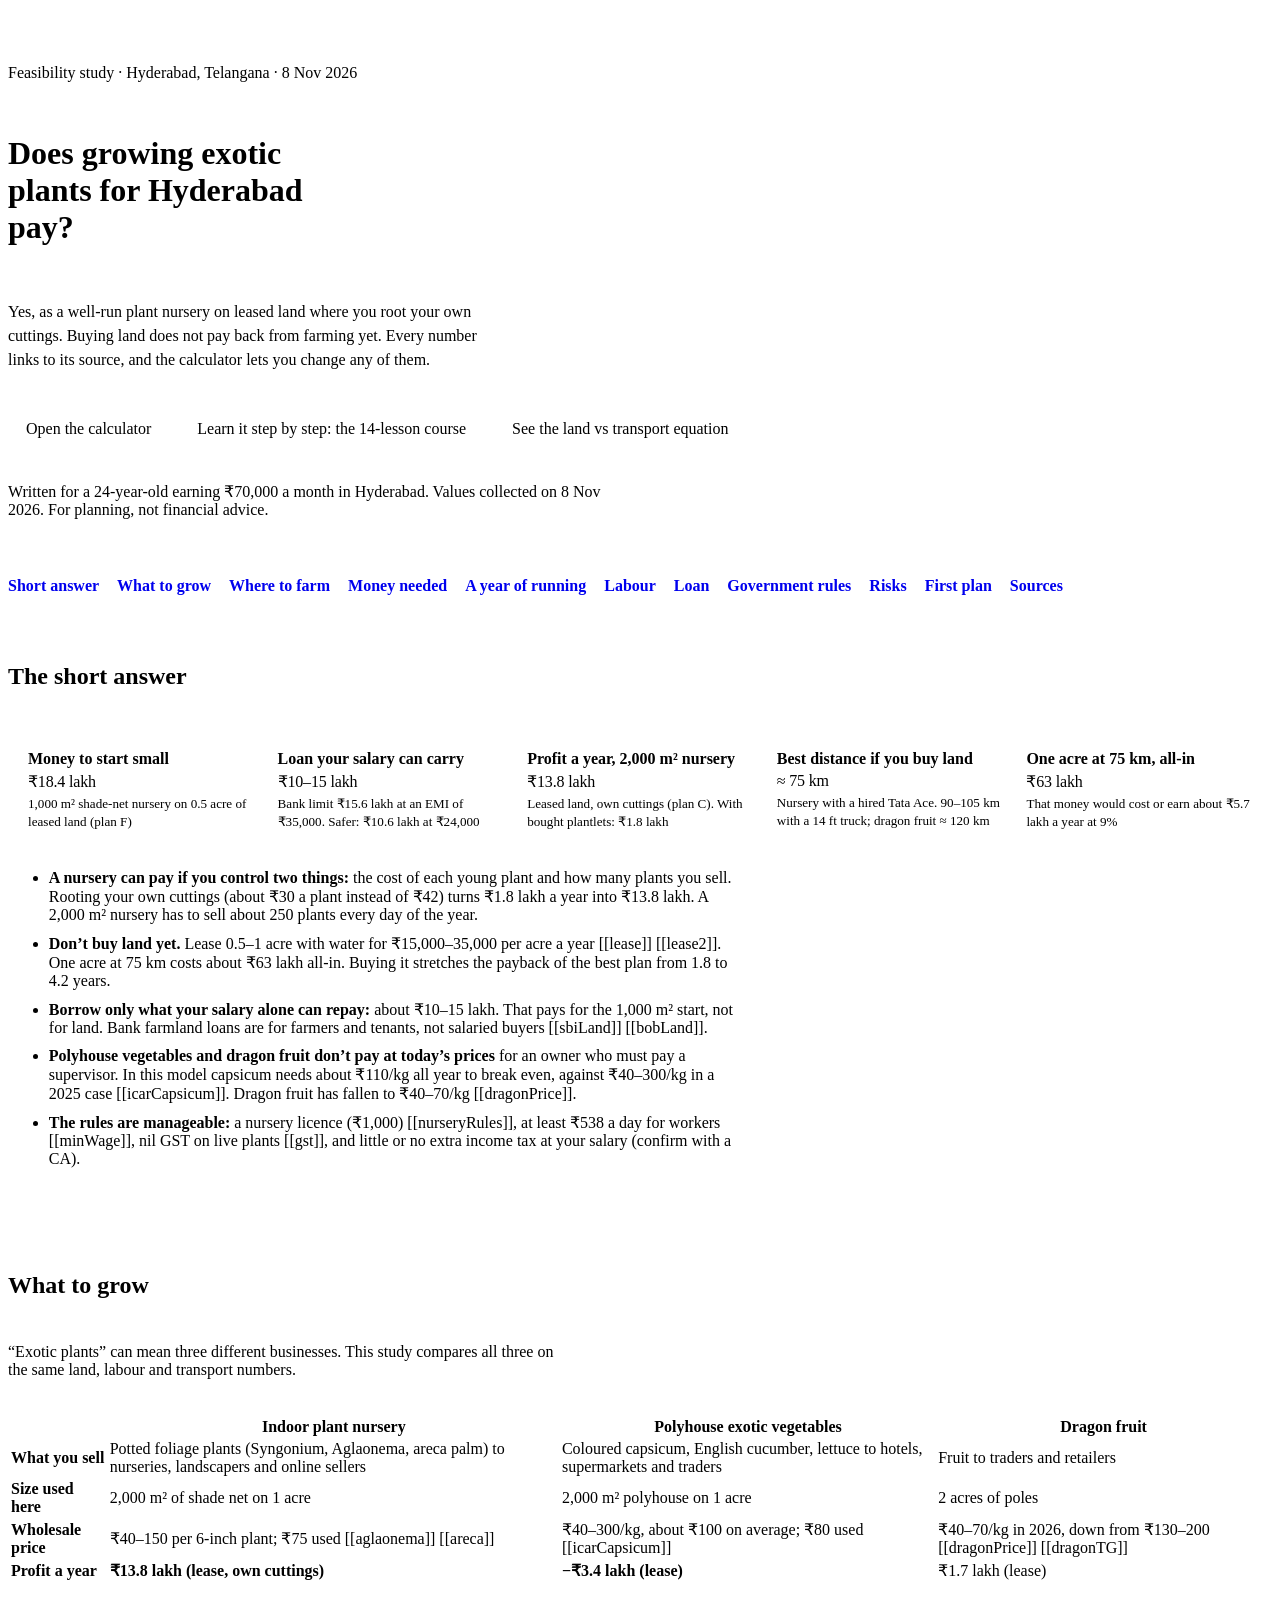
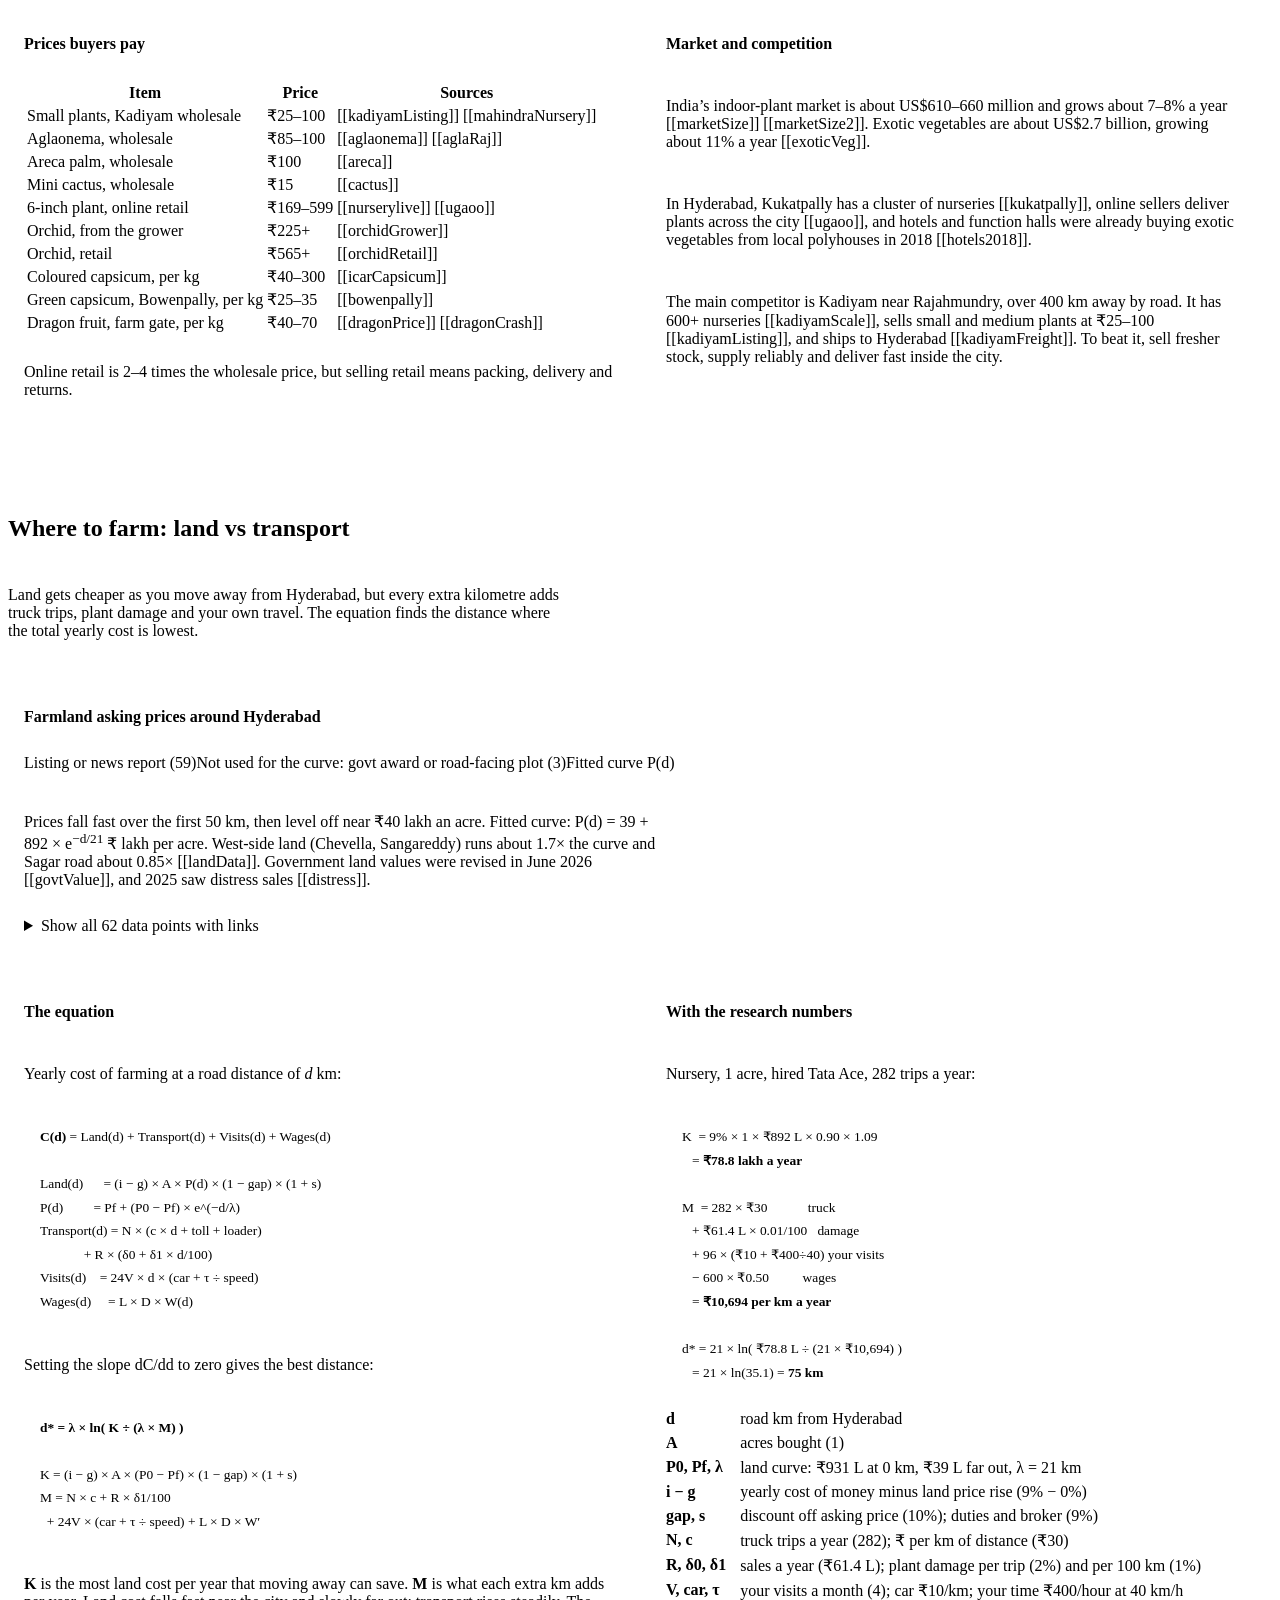
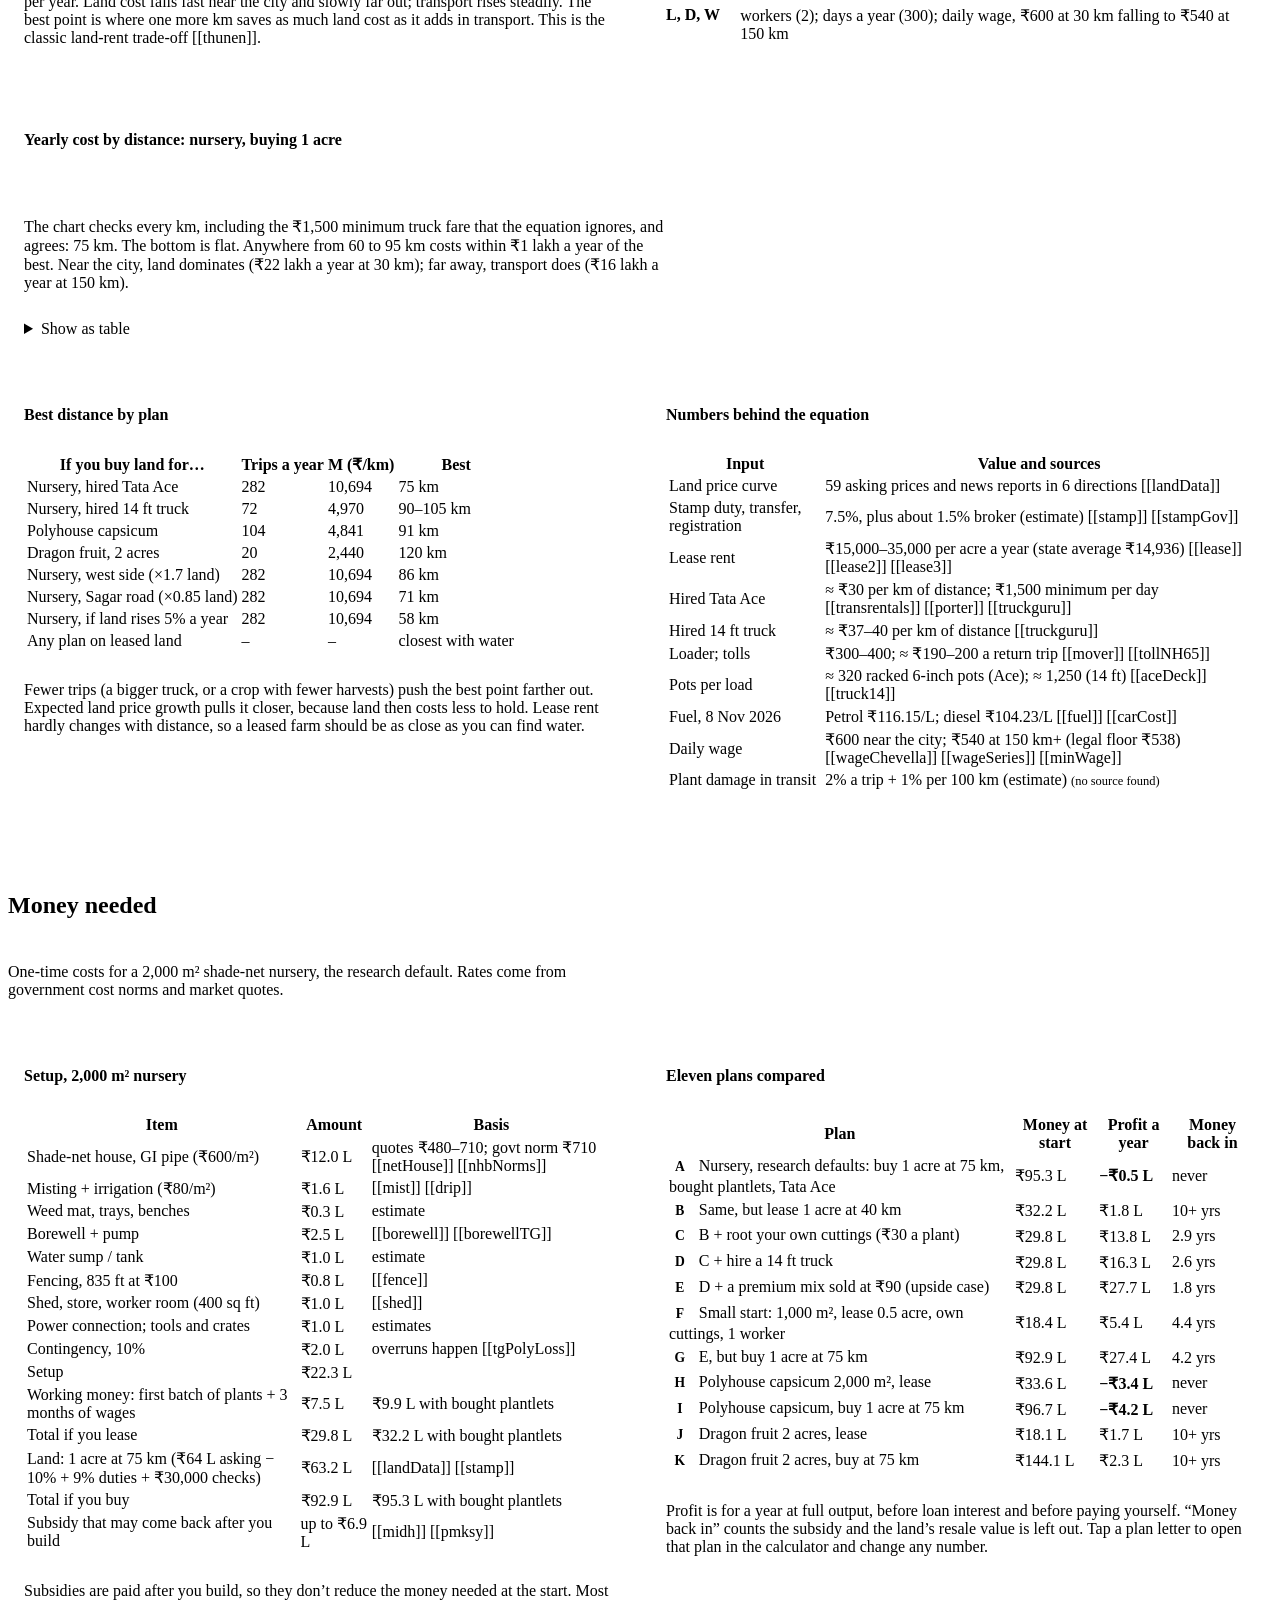
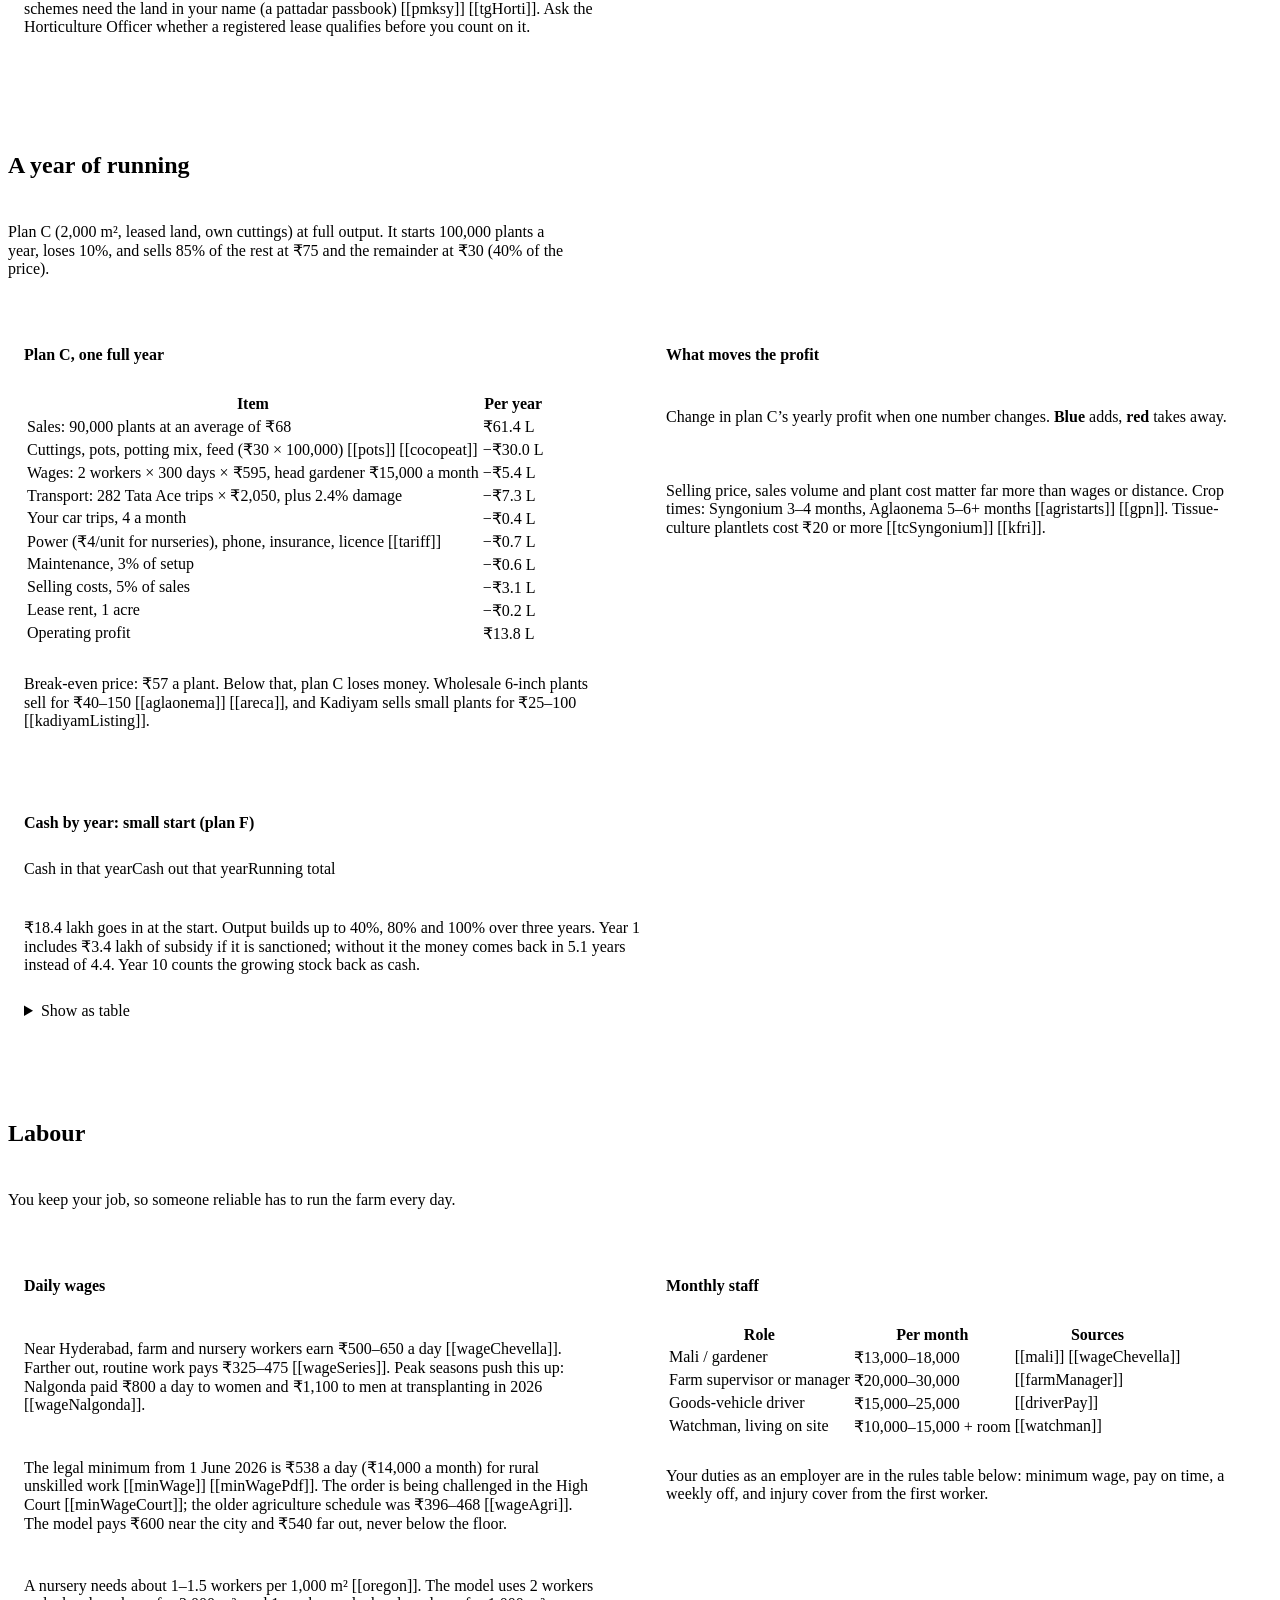
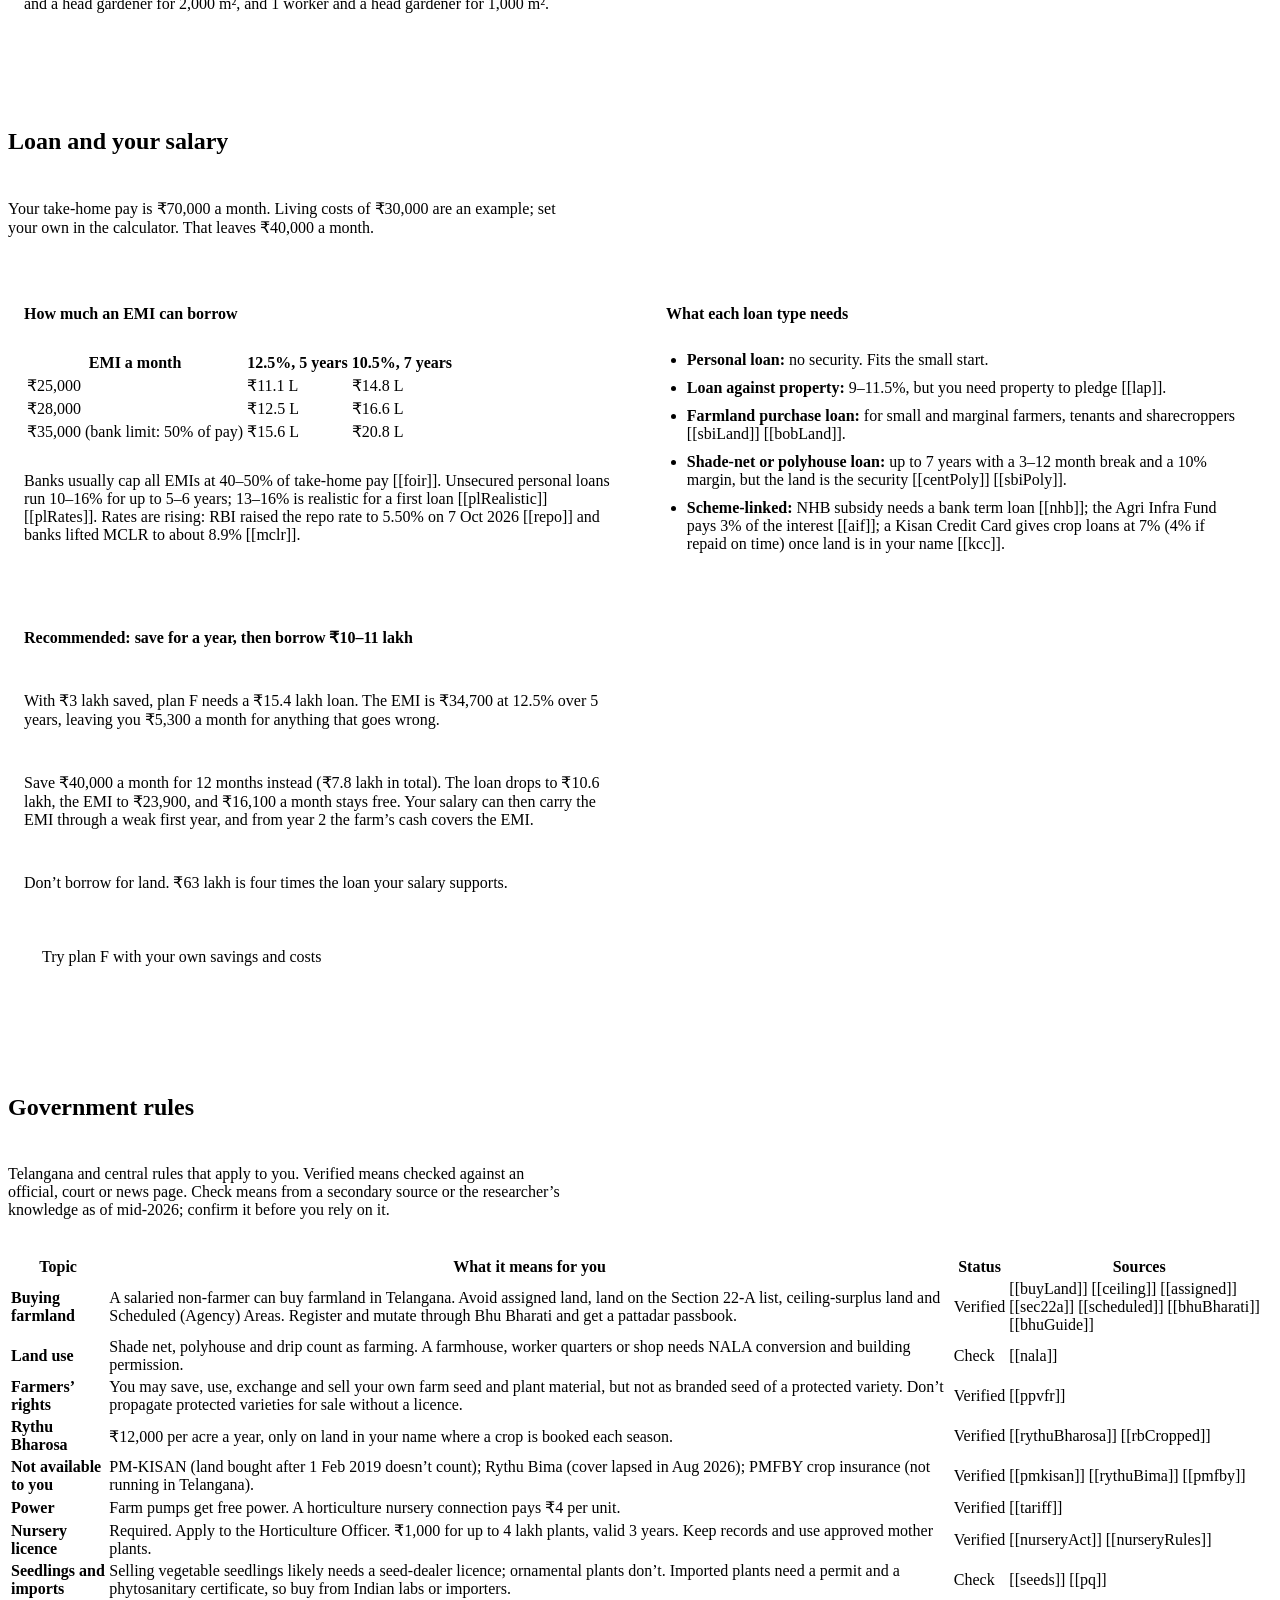
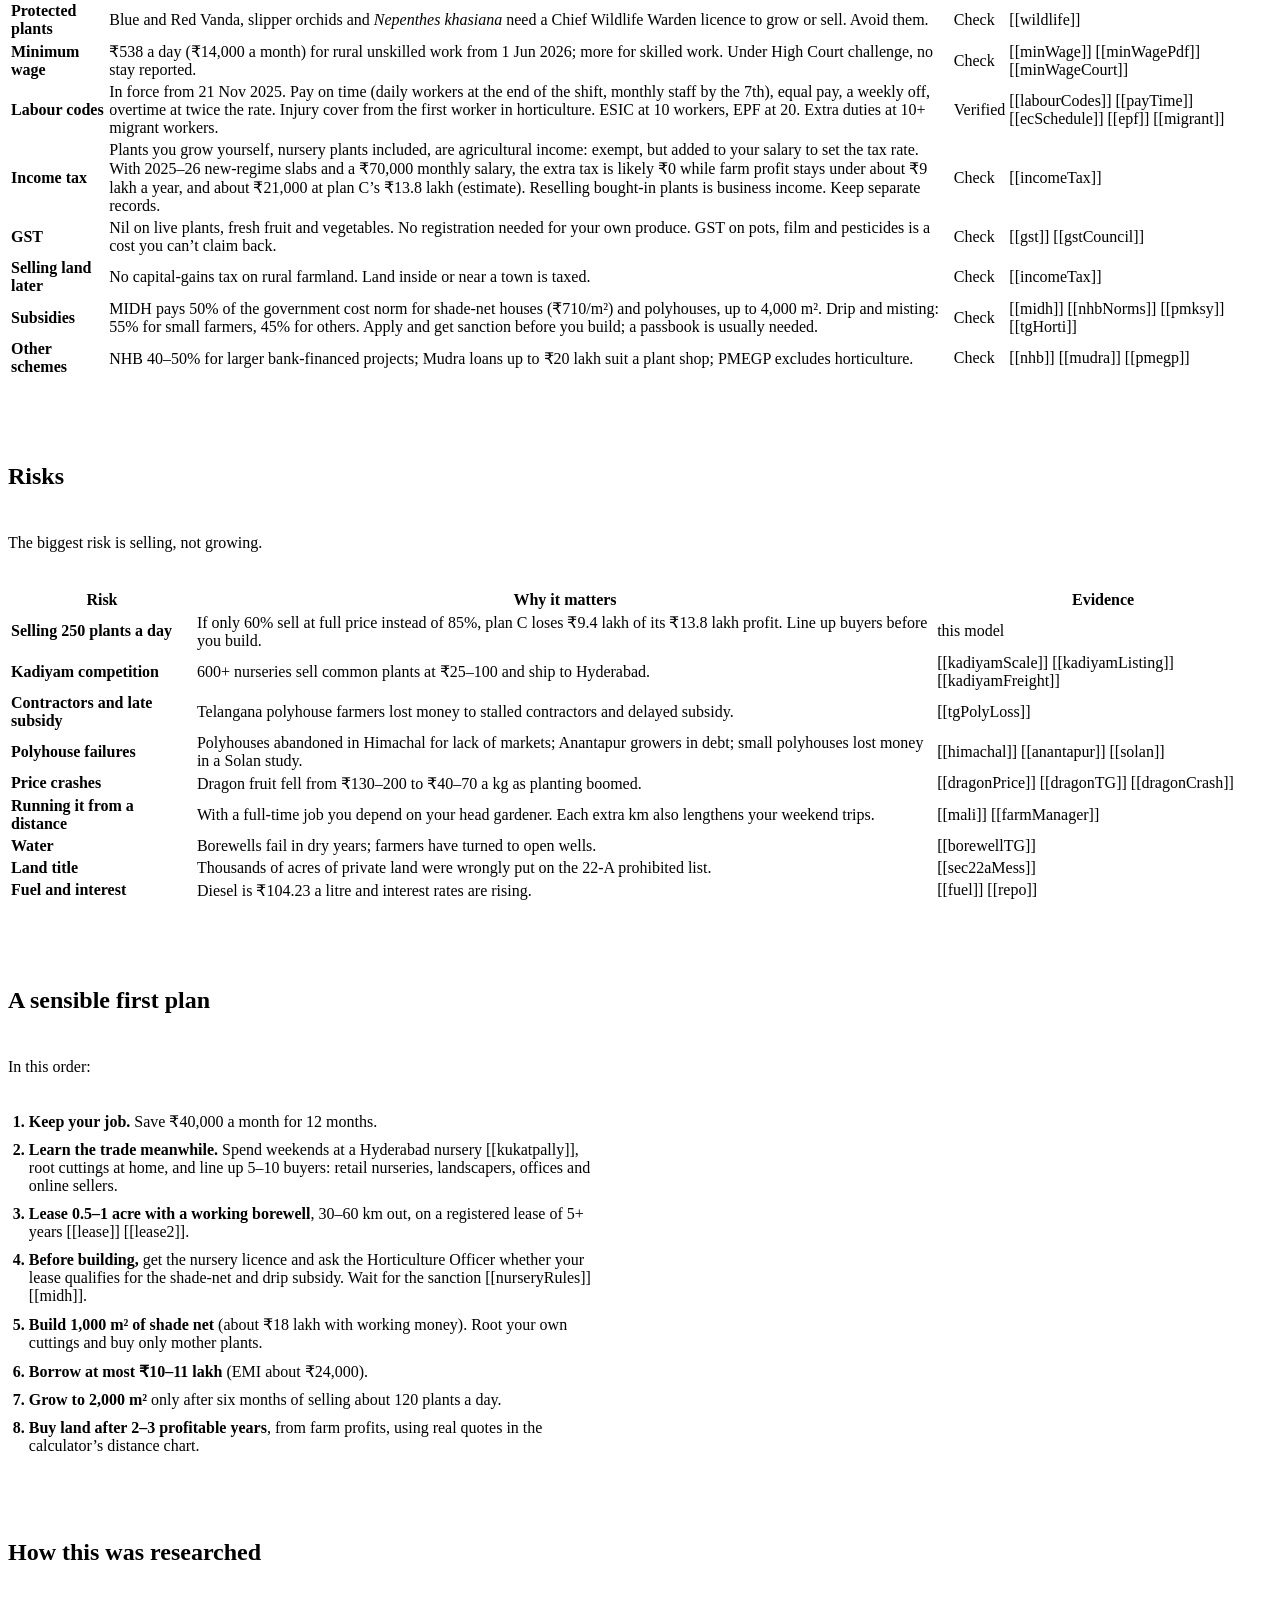
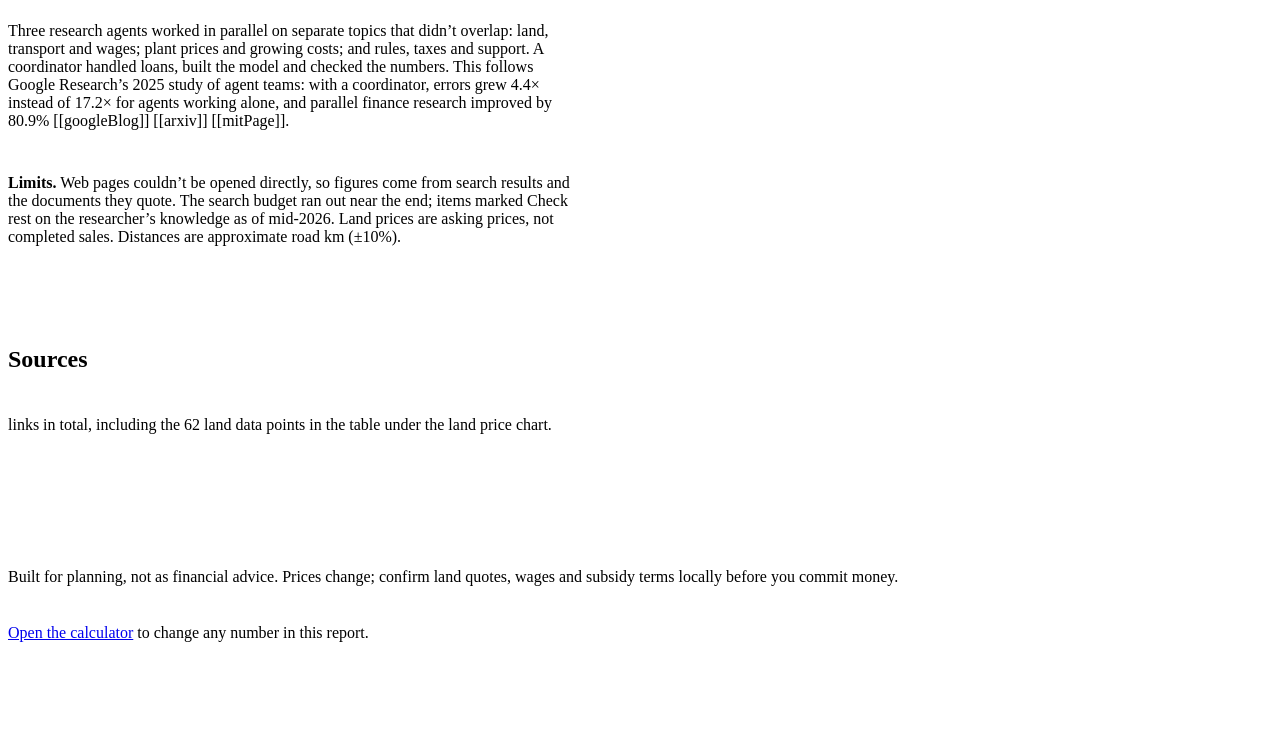
<file: exotic-plants-hyderabad/source/src/report.html>
<!doctype html>
<html lang="en">
<head>
<meta charset="utf-8">
<meta name="viewport" content="width=device-width, initial-scale=1, viewport-fit=cover">
<title>Exotic Plants Near Hyderabad</title>
<meta name="claude:viewport-fit-sides" content="cover">
<link rel="preconnect" href="https://fonts.googleapis.com">
<link rel="preconnect" href="https://fonts.gstatic.com" crossorigin>
<link rel="stylesheet" href="https://fonts.googleapis.com/css2?family=Archivo:wdth,wght@100..125,600..800&family=Atkinson+Hyperlegible:ital,wght@0,400;0,700;1,400&family=IBM+Plex+Mono:wght@400;500;600&display=swap">
<style>
/*@@BASE_CSS@@*/

/* ---------- Report: a 1120px frame; running text held near 68ch; tables and charts use the full frame ---------- */
header.hero { background: var(--surface); border-bottom: 1px solid var(--line); }
header.hero .wrap { padding-block: 40px 30px; display: grid; gap: 16px; }
header.hero h1 { max-width: 19ch; }
.lede { font-size: var(--step-1); line-height: 1.5; color: var(--ink-2); max-width: 62ch; }
.actions { display: flex; flex-wrap: wrap; gap: 10px; padding-top: 4px; }
.btn { display: inline-flex; align-items: center; font: 700 var(--step-0)/1.1 var(--font-body); padding: 12px 18px; border-radius: 10px; text-decoration: none; border: 1px solid var(--accent); }
.btn.primary { background: var(--accent); color: var(--accent-ink); }
.btn.secondary { background: transparent; color: var(--accent); border-color: var(--axis); }
.btn.secondary:hover { background: var(--accent-soft); }
.meta { font-size: var(--step--1); color: var(--muted); max-width: 75ch; }
nav.toc { border-bottom: 1px solid var(--line); }
nav.toc .wrap { display: flex; flex-wrap: wrap; gap: 6px 18px; padding-block: 12px; font-size: var(--step--1); font-weight: 700; }
nav.toc a { text-decoration: none; }
nav.toc a:hover { text-decoration: underline; }
main.wrap { padding-block: 36px 80px; display: grid; gap: 64px; }
section.rs { display: grid; gap: 20px; min-width: 0; scroll-margin-top: 16px; }
section.rs > header { display: grid; gap: 8px; }
section.rs > header p { color: var(--ink-2); max-width: 70ch; }
.prose { display: grid; gap: 12px; max-width: 72ch; }
.prose ul, .prose ol, ol.steps { margin: 0; padding-left: 1.3em; display: grid; gap: 10px; }
.prose li::marker, ol.steps li::marker { color: var(--muted); font-weight: 700; }
.answer { background: var(--surface); border: 1px solid var(--line); border-radius: 14px; padding: 20px; display: grid; gap: 20px; }
.tiles { display: grid; grid-template-columns: repeat(auto-fit, minmax(190px, 1fr)); gap: 18px 24px; }
.tile { display: grid; gap: 4px; align-content: start; min-width: 0; }
.tile .k { font-size: var(--step--1); color: var(--ink-2); font-weight: 700; }
.tile .v { font: 700 var(--step-3)/1.1 var(--font-body); letter-spacing: -0.01em; font-variant-numeric: tabular-nums; }
.tile .s { font-size: 0.82rem; color: var(--muted); line-height: 1.4; }
.answer .prose { border-top: 1px solid var(--line); padding-top: 18px; max-width: 90ch; }
.panel { background: var(--surface); border: 1px solid var(--line); border-radius: 12px; padding: 16px; min-width: 0; display: grid; gap: 12px; align-content: start; }
.panel h3 { font-size: var(--step-1); }
.cols { display: grid; grid-template-columns: repeat(auto-fit, minmax(min(100%, 380px), 1fr)); gap: 20px; align-items: start; }
.eq { font-family: var(--font-mono); font-size: 0.84rem; line-height: 1.75; color: var(--ink); background: var(--bg); border: 1px solid var(--line); border-radius: 10px; padding: 14px 16px; overflow-x: auto; white-space: pre; margin: 0; }
.eq b { color: var(--accent); font-weight: 600; }
dl.terms { display: grid; grid-template-columns: max-content minmax(0, 1fr); gap: 6px 14px; margin: 0; font-size: var(--step--1); }
dl.terms dt { font-family: var(--font-mono); font-weight: 600; color: var(--ink); }
dl.terms dd { margin: 0; color: var(--ink-2); }
.note { font-size: var(--step--1); color: var(--ink-2); max-width: 80ch; }
.tbl td .src { margin: 2px 3px 2px 0; }
.tbl td.neg, .neg { color: var(--crit-text); font-weight: 700; }
.tbl td.pos { color: var(--good-text); font-weight: 700; }
.tbl tr.hl td { background: var(--accent-soft); }
a.plan { display: inline-grid; place-items: center; min-width: 1.6em; height: 1.6em; margin-right: 4px; border-radius: 6px; background: var(--accent); color: var(--accent-ink); font-weight: 700; text-decoration: none; font-size: 0.85em; }
a.plan:hover { filter: brightness(1.1); }
.tbl td small { color: var(--muted); font-size: 0.78rem; }
.tbl.wide { min-width: 640px; }
.srcgroup { display: grid; gap: 6px; }
.srcgroup h3 { font-size: var(--step-0); font-family: var(--font-body); font-stretch: 100%; }
.srcgroup ul { margin: 0; padding-left: 1.1em; display: grid; gap: 4px; font-size: var(--step--1); }
.srcgroup .url { color: var(--muted); font-family: var(--font-mono); font-size: 0.72rem; overflow-wrap: anywhere; }
.srcgrid { display: grid; grid-template-columns: repeat(auto-fit, minmax(min(100%, 330px), 1fr)); gap: 22px 28px; }
.foot { color: var(--muted); font-size: var(--step--1); border-top: 1px solid var(--line); padding-top: 18px; display: grid; gap: 6px; }
@media (max-width: 520px) { header.hero .wrap { padding-block: 28px 22px; } .answer { padding: 16px; } .tile .v { font-size: var(--step-2); } }
</style>
</head>
<body>
<header class="hero">
  <div class="wrap">
    <p class="eyebrow">Feasibility study · Hyderabad, Telangana · 8 Nov 2026</p>
    <h1>Does growing exotic plants for Hyderabad pay?</h1>
    <p class="lede">Yes, as a well-run plant nursery on leased land where you root your own cuttings. Buying land does not pay back from farming yet. Every number links to its source, and the calculator lets you change any of them.</p>
    <div class="actions"><a class="btn primary" href="calculator.html">Open the calculator</a><a class="btn secondary" href="@@COURSE_URL@@" target="_blank" rel="noopener">Learn it step by step: the 14-lesson course</a><a class="btn secondary" href="#where">See the land vs transport equation</a></div>
    <p class="meta">Written for a 24-year-old earning ₹70,000 a month in Hyderabad. Values collected on 8 Nov 2026. For planning, not financial advice.</p>
  </div>
</header>
<nav class="toc" aria-label="Sections">
  <div class="wrap"><a href="#answer">Short answer</a><a href="#plants">What to grow</a><a href="#where">Where to farm</a><a href="#money">Money needed</a><a href="#year">A year of running</a><a href="#labour">Labour</a><a href="#loan">Loan</a><a href="#rules">Government rules</a><a href="#risks">Risks</a><a href="#plan">First plan</a><a href="#sources">Sources</a></div>
</nav>

<main class="wrap">

<section class="rs" id="answer">
  <header><h2>The short answer</h2></header>
  <div class="answer">
    <div class="tiles">
      <div class="tile"><span class="k">Money to start small</span><span class="v">₹18.4 lakh</span><span class="s">1,000 m² shade-net nursery on 0.5 acre of leased land (plan F)</span></div>
      <div class="tile"><span class="k">Loan your salary can carry</span><span class="v">₹10–15 lakh</span><span class="s">Bank limit ₹15.6 lakh at an EMI of ₹35,000. Safer: ₹10.6 lakh at ₹24,000</span></div>
      <div class="tile"><span class="k">Profit a year, 2,000 m² nursery</span><span class="v">₹13.8 lakh</span><span class="s">Leased land, own cuttings (plan C). With bought plantlets: ₹1.8 lakh</span></div>
      <div class="tile"><span class="k">Best distance if you buy land</span><span class="v">≈ 75 km</span><span class="s">Nursery with a hired Tata Ace. 90–105 km with a 14 ft truck; dragon fruit ≈ 120 km</span></div>
      <div class="tile"><span class="k">One acre at 75 km, all-in</span><span class="v">₹63 lakh</span><span class="s">That money would cost or earn about ₹5.7 lakh a year at 9%</span></div>
    </div>
    <div class="prose">
      <ul>
        <li><strong>A nursery can pay if you control two things:</strong> the cost of each young plant and how many plants you sell. Rooting your own cuttings (about ₹30 a plant instead of ₹42) turns ₹1.8 lakh a year into ₹13.8 lakh. A 2,000 m² nursery has to sell about 250 plants every day of the year.</li>
        <li><strong>Don’t buy land yet.</strong> Lease 0.5–1 acre with water for ₹15,000–35,000 per acre a year [[lease]] [[lease2]]. One acre at 75 km costs about ₹63 lakh all-in. Buying it stretches the payback of the best plan from 1.8 to 4.2 years.</li>
        <li><strong>Borrow only what your salary alone can repay:</strong> about ₹10–15 lakh. That pays for the 1,000 m² start, not for land. Bank farmland loans are for farmers and tenants, not salaried buyers [[sbiLand]] [[bobLand]].</li>
        <li><strong>Polyhouse vegetables and dragon fruit don’t pay at today’s prices</strong> for an owner who must pay a supervisor. In this model capsicum needs about ₹110/kg all year to break even, against ₹40–300/kg in a 2025 case [[icarCapsicum]]. Dragon fruit has fallen to ₹40–70/kg [[dragonPrice]].</li>
        <li><strong>The rules are manageable:</strong> a nursery licence (₹1,000) [[nurseryRules]], at least ₹538 a day for workers [[minWage]], nil GST on live plants [[gst]], and little or no extra income tax at your salary (confirm with a CA).</li>
      </ul>
    </div>
  </div>
</section>

<section class="rs" id="plants">
  <header><h2>What to grow</h2><p>“Exotic plants” can mean three different businesses. This study compares all three on the same land, labour and transport numbers.</p></header>
  <div class="scroll-x"><table class="tbl wide">
    <thead><tr><th></th><th>Indoor plant nursery</th><th>Polyhouse exotic vegetables</th><th>Dragon fruit</th></tr></thead>
    <tbody>
      <tr><td><strong>What you sell</strong></td><td>Potted foliage plants (Syngonium, Aglaonema, areca palm) to nurseries, landscapers and online sellers</td><td>Coloured capsicum, English cucumber, lettuce to hotels, supermarkets and traders</td><td>Fruit to traders and retailers</td></tr>
      <tr><td><strong>Size used here</strong></td><td>2,000 m² of shade net on 1 acre</td><td>2,000 m² polyhouse on 1 acre</td><td>2 acres of poles</td></tr>
      <tr><td><strong>Wholesale price</strong></td><td>₹40–150 per 6-inch plant; ₹75 used [[aglaonema]] [[areca]]</td><td>₹40–300/kg, about ₹100 on average; ₹80 used [[icarCapsicum]]</td><td>₹40–70/kg in 2026, down from ₹130–200 [[dragonPrice]] [[dragonTG]]</td></tr>
      <tr><td><strong>Profit a year</strong></td><td class="pos">₹13.8 lakh (lease, own cuttings)</td><td class="neg">−₹3.4 lakh (lease)</td><td>₹1.7 lakh (lease)</td></tr>
    </tbody>
  </table></div>

  <div class="cols">
    <div class="panel">
      <h3>Prices buyers pay</h3>
      <div class="scroll-x"><table class="tbl">
        <thead><tr><th>Item</th><th class="r">Price</th><th>Sources</th></tr></thead>
        <tbody>
          <tr><td>Small plants, Kadiyam wholesale</td><td class="r">₹25–100</td><td>[[kadiyamListing]] [[mahindraNursery]]</td></tr>
          <tr><td>Aglaonema, wholesale</td><td class="r">₹85–100</td><td>[[aglaonema]] [[aglaRaj]]</td></tr>
          <tr><td>Areca palm, wholesale</td><td class="r">₹100</td><td>[[areca]]</td></tr>
          <tr><td>Mini cactus, wholesale</td><td class="r">₹15</td><td>[[cactus]]</td></tr>
          <tr><td>6-inch plant, online retail</td><td class="r">₹169–599</td><td>[[nurserylive]] [[ugaoo]]</td></tr>
          <tr><td>Orchid, from the grower</td><td class="r">₹225+</td><td>[[orchidGrower]]</td></tr>
          <tr><td>Orchid, retail</td><td class="r">₹565+</td><td>[[orchidRetail]]</td></tr>
          <tr><td>Coloured capsicum, per kg</td><td class="r">₹40–300</td><td>[[icarCapsicum]]</td></tr>
          <tr><td>Green capsicum, Bowenpally, per kg</td><td class="r">₹25–35</td><td>[[bowenpally]]</td></tr>
          <tr><td>Dragon fruit, farm gate, per kg</td><td class="r">₹40–70</td><td>[[dragonPrice]] [[dragonCrash]]</td></tr>
        </tbody>
      </table></div>
      <p class="note">Online retail is 2–4 times the wholesale price, but selling retail means packing, delivery and returns.</p>
    </div>
    <div class="panel">
      <h3>Market and competition</h3>
      <div class="prose">
        <p>India’s indoor-plant market is about US$610–660 million and grows about 7–8% a year [[marketSize]] [[marketSize2]]. Exotic vegetables are about US$2.7 billion, growing about 11% a year [[exoticVeg]].</p>
        <p>In Hyderabad, Kukatpally has a cluster of nurseries [[kukatpally]], online sellers deliver plants across the city [[ugaoo]], and hotels and function halls were already buying exotic vegetables from local polyhouses in 2018 [[hotels2018]].</p>
        <p>The main competitor is Kadiyam near Rajahmundry, over 400 km away by road. It has 600+ nurseries [[kadiyamScale]], sells small and medium plants at ₹25–100 [[kadiyamListing]], and ships to Hyderabad [[kadiyamFreight]]. To beat it, sell fresher stock, supply reliably and deliver fast inside the city.</p>
      </div>
    </div>
  </div>
</section>

<section class="rs" id="where">
  <header><h2>Where to farm: land vs transport</h2><p>Land gets cheaper as you move away from Hyderabad, but every extra kilometre adds truck trips, plant damage and your own travel. The equation finds the distance where the total yearly cost is lowest.</p></header>

  <div class="panel">
    <h3>Farmland asking prices around Hyderabad</h3>
    <div class="legend"><span><i class="dot" style="background:var(--s1)"></i>Listing or news report (59)</span><span><i class="dot" style="background:var(--s2)"></i>Not used for the curve: govt award or road-facing plot (3)</span><span><i style="background:var(--ink)"></i>Fitted curve P(d)</span></div>
    <div class="chart" id="r-land"></div>
    <p class="note">Prices fall fast over the first 50 km, then level off near ₹40 lakh an acre. Fitted curve: P(d) = 39 + 892 × e<sup>−d/21</sup> ₹ lakh per acre. West-side land (Chevella, Sangareddy) runs about 1.7× the curve and Sagar road about 0.85× [[landData]]. Government land values were revised in June 2026 [[govtValue]], and 2025 saw distress sales [[distress]].</p>
    <details class="tableview"><summary>Show all 62 data points with links</summary><div class="scroll-x" id="rt-land"></div></details>
  </div>

  <div class="cols">
    <div class="panel">
      <h3>The equation</h3>
      <p class="note">Yearly cost of farming at a road distance of <var>d</var> km:</p>
<pre class="eq"><b>C(d)</b> = Land(d) + Transport(d) + Visits(d) + Wages(d)

Land(d)      = (i − g) × A × P(d) × (1 − gap) × (1 + s)
P(d)         = Pf + (P0 − Pf) × e^(−d/λ)
Transport(d) = N × (c × d + toll + loader)
             + R × (δ0 + δ1 × d/100)
Visits(d)    = 24V × d × (car + τ ÷ speed)
Wages(d)     = L × D × W(d)</pre>
      <p class="note">Setting the slope dC/dd to zero gives the best distance:</p>
<pre class="eq"><b>d* = λ × ln( K ÷ (λ × M) )</b>

K = (i − g) × A × (P0 − Pf) × (1 − gap) × (1 + s)
M = N × c + R × δ1/100
  + 24V × (car + τ ÷ speed) + L × D × W′</pre>
      <p class="note"><strong>K</strong> is the most land cost per year that moving away can save. <strong>M</strong> is what each extra km adds per year. Land cost falls fast near the city and slowly far out; transport rises steadily. The best point is where one more km saves as much land cost as it adds in transport. This is the classic land-rent trade-off [[thunen]].</p>
    </div>
    <div class="panel">
      <h3>With the research numbers</h3>
      <p class="note">Nursery, 1 acre, hired Tata Ace, 282 trips a year:</p>
<pre class="eq">K  = 9% × 1 × ₹892 L × 0.90 × 1.09
   = <b>₹78.8 lakh a year</b>

M  = 282 × ₹30            truck
   + ₹61.4 L × 0.01/100   damage
   + 96 × (₹10 + ₹400÷40) your visits
   − 600 × ₹0.50          wages
   = <b>₹10,694 per km a year</b>

d* = 21 × ln( ₹78.8 L ÷ (21 × ₹10,694) )
   = 21 × ln(35.1) = <b>75 km</b></pre>
      <dl class="terms">
        <dt>d</dt><dd>road km from Hyderabad</dd>
        <dt>A</dt><dd>acres bought (1)</dd>
        <dt>P0, Pf, λ</dt><dd>land curve: ₹931 L at 0 km, ₹39 L far out, λ = 21 km</dd>
        <dt>i − g</dt><dd>yearly cost of money minus land price rise (9% − 0%)</dd>
        <dt>gap, s</dt><dd>discount off asking price (10%); duties and broker (9%)</dd>
        <dt>N, c</dt><dd>truck trips a year (282); ₹ per km of distance (₹30)</dd>
        <dt>R, δ0, δ1</dt><dd>sales a year (₹61.4 L); plant damage per trip (2%) and per 100 km (1%)</dd>
        <dt>V, car, τ</dt><dd>your visits a month (4); car ₹10/km; your time ₹400/hour at 40 km/h</dd>
        <dt>L, D, W</dt><dd>workers (2); days a year (300); daily wage, ₹600 at 30 km falling to ₹540 at 150 km</dd>
      </dl>
    </div>
  </div>

  <div class="panel">
    <h3>Yearly cost by distance: nursery, buying 1 acre</h3>
    <div class="legend" id="lg-loc"></div>
    <div class="chart" id="r-loc"></div>
    <p class="note">The chart checks every km, including the ₹1,500 minimum truck fare that the equation ignores, and agrees: 75 km. The bottom is flat. Anywhere from 60 to 95 km costs within ₹1 lakh a year of the best. Near the city, land dominates (₹22 lakh a year at 30 km); far away, transport does (₹16 lakh a year at 150 km).</p>
    <details class="tableview"><summary>Show as table</summary><div class="scroll-x" id="rt-loc"></div></details>
  </div>

  <div class="cols">
    <div class="panel">
      <h3>Best distance by plan</h3>
      <div class="scroll-x"><table class="tbl">
        <thead><tr><th>If you buy land for…</th><th class="r">Trips a year</th><th class="r">M (₹/km)</th><th class="r">Best</th></tr></thead>
        <tbody>
          <tr class="hl"><td>Nursery, hired Tata Ace</td><td class="r">282</td><td class="r">10,694</td><td class="r">75 km</td></tr>
          <tr><td>Nursery, hired 14 ft truck</td><td class="r">72</td><td class="r">4,970</td><td class="r">90–105 km</td></tr>
          <tr><td>Polyhouse capsicum</td><td class="r">104</td><td class="r">4,841</td><td class="r">91 km</td></tr>
          <tr><td>Dragon fruit, 2 acres</td><td class="r">20</td><td class="r">2,440</td><td class="r">120 km</td></tr>
          <tr><td>Nursery, west side (×1.7 land)</td><td class="r">282</td><td class="r">10,694</td><td class="r">86 km</td></tr>
          <tr><td>Nursery, Sagar road (×0.85 land)</td><td class="r">282</td><td class="r">10,694</td><td class="r">71 km</td></tr>
          <tr><td>Nursery, if land rises 5% a year</td><td class="r">282</td><td class="r">10,694</td><td class="r">58 km</td></tr>
          <tr><td>Any plan on leased land</td><td class="r">–</td><td class="r">–</td><td class="r">closest with water</td></tr>
        </tbody>
      </table></div>
      <p class="note">Fewer trips (a bigger truck, or a crop with fewer harvests) push the best point farther out. Expected land price growth pulls it closer, because land then costs less to hold. Lease rent hardly changes with distance, so a leased farm should be as close as you can find water.</p>
    </div>
    <div class="panel">
      <h3>Numbers behind the equation</h3>
      <div class="scroll-x"><table class="tbl">
        <thead><tr><th>Input</th><th>Value and sources</th></tr></thead>
        <tbody>
          <tr><td>Land price curve</td><td>59 asking prices and news reports in 6 directions [[landData]]</td></tr>
          <tr><td>Stamp duty, transfer, registration</td><td>7.5%, plus about 1.5% broker (estimate) [[stamp]] [[stampGov]]</td></tr>
          <tr><td>Lease rent</td><td>₹15,000–35,000 per acre a year (state average ₹14,936) [[lease]] [[lease2]] [[lease3]]</td></tr>
          <tr><td>Hired Tata Ace</td><td>≈ ₹30 per km of distance; ₹1,500 minimum per day [[transrentals]] [[porter]] [[truckguru]]</td></tr>
          <tr><td>Hired 14 ft truck</td><td>≈ ₹37–40 per km of distance [[truckguru]]</td></tr>
          <tr><td>Loader; tolls</td><td>₹300–400; ≈ ₹190–200 a return trip [[mover]] [[tollNH65]]</td></tr>
          <tr><td>Pots per load</td><td>≈ 320 racked 6-inch pots (Ace); ≈ 1,250 (14 ft) [[aceDeck]] [[truck14]]</td></tr>
          <tr><td>Fuel, 8 Nov 2026</td><td>Petrol ₹116.15/L; diesel ₹104.23/L [[fuel]] [[carCost]]</td></tr>
          <tr><td>Daily wage</td><td>₹600 near the city; ₹540 at 150 km+ (legal floor ₹538) [[wageChevella]] [[wageSeries]] [[minWage]]</td></tr>
          <tr><td>Plant damage in transit</td><td>2% a trip + 1% per 100 km (estimate) <small>(no source found)</small></td></tr>
        </tbody>
      </table></div>
    </div>
  </div>
</section>

<section class="rs" id="money">
  <header><h2>Money needed</h2><p>One-time costs for a 2,000 m² shade-net nursery, the research default. Rates come from government cost norms and market quotes.</p></header>
  <div class="cols">
    <div class="panel">
      <h3>Setup, 2,000 m² nursery</h3>
      <div class="scroll-x"><table class="tbl">
        <thead><tr><th>Item</th><th class="r">Amount</th><th>Basis</th></tr></thead>
        <tbody>
          <tr><td>Shade-net house, GI pipe (₹600/m²)</td><td class="r">₹12.0 L</td><td>quotes ₹480–710; govt norm ₹710 [[netHouse]] [[nhbNorms]]</td></tr>
          <tr><td>Misting + irrigation (₹80/m²)</td><td class="r">₹1.6 L</td><td>[[mist]] [[drip]]</td></tr>
          <tr><td>Weed mat, trays, benches</td><td class="r">₹0.3 L</td><td>estimate</td></tr>
          <tr><td>Borewell + pump</td><td class="r">₹2.5 L</td><td>[[borewell]] [[borewellTG]]</td></tr>
          <tr><td>Water sump / tank</td><td class="r">₹1.0 L</td><td>estimate</td></tr>
          <tr><td>Fencing, 835 ft at ₹100</td><td class="r">₹0.8 L</td><td>[[fence]]</td></tr>
          <tr><td>Shed, store, worker room (400 sq ft)</td><td class="r">₹1.0 L</td><td>[[shed]]</td></tr>
          <tr><td>Power connection; tools and crates</td><td class="r">₹1.0 L</td><td>estimates</td></tr>
          <tr><td>Contingency, 10%</td><td class="r">₹2.0 L</td><td>overruns happen [[tgPolyLoss]]</td></tr>
          <tr class="total"><td>Setup</td><td class="r">₹22.3 L</td><td></td></tr>
          <tr><td>Working money: first batch of plants + 3 months of wages</td><td class="r">₹7.5 L</td><td>₹9.9 L with bought plantlets</td></tr>
          <tr class="total"><td>Total if you lease</td><td class="r">₹29.8 L</td><td>₹32.2 L with bought plantlets</td></tr>
          <tr><td>Land: 1 acre at 75 km (₹64 L asking − 10% + 9% duties + ₹30,000 checks)</td><td class="r">₹63.2 L</td><td>[[landData]] [[stamp]]</td></tr>
          <tr class="total"><td>Total if you buy</td><td class="r">₹92.9 L</td><td>₹95.3 L with bought plantlets</td></tr>
          <tr><td>Subsidy that may come back after you build</td><td class="r">up to ₹6.9 L</td><td>[[midh]] [[pmksy]]</td></tr>
        </tbody>
      </table></div>
      <p class="note">Subsidies are paid after you build, so they don’t reduce the money needed at the start. Most schemes need the land in your name (a pattadar passbook) [[pmksy]] [[tgHorti]]. Ask the Horticulture Officer whether a registered lease qualifies before you count on it.</p>
    </div>
    <div class="panel">
      <h3>Eleven plans compared</h3>
      <div class="scroll-x"><table class="tbl">
        <thead><tr><th>Plan</th><th class="r">Money at start</th><th class="r">Profit a year</th><th class="r">Money back in</th></tr></thead>
        <tbody>
          <tr><td><a class="plan" href="calculator.html#plan-a" title="Open plan A in the calculator">A</a> Nursery, research defaults: buy 1 acre at 75 km, bought plantlets, Tata Ace</td><td class="r">₹95.3 L</td><td class="r neg">−₹0.5 L</td><td class="r">never</td></tr>
          <tr><td><a class="plan" href="calculator.html#plan-b" title="Open plan B in the calculator">B</a> Same, but lease 1 acre at 40 km</td><td class="r">₹32.2 L</td><td class="r">₹1.8 L</td><td class="r">10+ yrs</td></tr>
          <tr class="hl"><td><a class="plan" href="calculator.html#plan-c" title="Open plan C in the calculator">C</a> B + root your own cuttings (₹30 a plant)</td><td class="r">₹29.8 L</td><td class="r">₹13.8 L</td><td class="r">2.9 yrs</td></tr>
          <tr><td><a class="plan" href="calculator.html#plan-d" title="Open plan D in the calculator">D</a> C + hire a 14 ft truck</td><td class="r">₹29.8 L</td><td class="r">₹16.3 L</td><td class="r">2.6 yrs</td></tr>
          <tr><td><a class="plan" href="calculator.html#plan-e" title="Open plan E in the calculator">E</a> D + a premium mix sold at ₹90 (upside case)</td><td class="r">₹29.8 L</td><td class="r">₹27.7 L</td><td class="r">1.8 yrs</td></tr>
          <tr class="hl"><td><a class="plan" href="calculator.html#plan-f" title="Open plan F in the calculator">F</a> Small start: 1,000 m², lease 0.5 acre, own cuttings, 1 worker</td><td class="r">₹18.4 L</td><td class="r">₹5.4 L</td><td class="r">4.4 yrs</td></tr>
          <tr><td><a class="plan" href="calculator.html#plan-g" title="Open plan G in the calculator">G</a> E, but buy 1 acre at 75 km</td><td class="r">₹92.9 L</td><td class="r">₹27.4 L</td><td class="r">4.2 yrs</td></tr>
          <tr><td><a class="plan" href="calculator.html#plan-h" title="Open plan H in the calculator">H</a> Polyhouse capsicum 2,000 m², lease</td><td class="r">₹33.6 L</td><td class="r neg">−₹3.4 L</td><td class="r">never</td></tr>
          <tr><td><a class="plan" href="calculator.html#plan-i" title="Open plan I in the calculator">I</a> Polyhouse capsicum, buy 1 acre at 75 km</td><td class="r">₹96.7 L</td><td class="r neg">−₹4.2 L</td><td class="r">never</td></tr>
          <tr><td><a class="plan" href="calculator.html#plan-j" title="Open plan J in the calculator">J</a> Dragon fruit 2 acres, lease</td><td class="r">₹18.1 L</td><td class="r">₹1.7 L</td><td class="r">10+ yrs</td></tr>
          <tr><td><a class="plan" href="calculator.html#plan-k" title="Open plan K in the calculator">K</a> Dragon fruit 2 acres, buy at 75 km</td><td class="r">₹144.1 L</td><td class="r">₹2.3 L</td><td class="r">10+ yrs</td></tr>
        </tbody>
      </table></div>
      <p class="note">Profit is for a year at full output, before loan interest and before paying yourself. “Money back in” counts the subsidy and the land’s resale value is left out. Tap a plan letter to open that plan in the calculator and change any number.</p>
    </div>
  </div>
</section>

<section class="rs" id="year">
  <header><h2>A year of running</h2><p>Plan C (2,000 m², leased land, own cuttings) at full output. It starts 100,000 plants a year, loses 10%, and sells 85% of the rest at ₹75 and the remainder at ₹30 (40% of the price).</p></header>
  <div class="cols">
    <div class="panel">
      <h3>Plan C, one full year</h3>
      <div class="scroll-x"><table class="tbl">
        <thead><tr><th>Item</th><th class="r">Per year</th></tr></thead>
        <tbody>
          <tr><td>Sales: 90,000 plants at an average of ₹68</td><td class="r">₹61.4 L</td></tr>
          <tr><td>Cuttings, pots, potting mix, feed (₹30 × 100,000) [[pots]] [[cocopeat]]</td><td class="r">−₹30.0 L</td></tr>
          <tr><td>Wages: 2 workers × 300 days × ₹595, head gardener ₹15,000 a month</td><td class="r">−₹5.4 L</td></tr>
          <tr><td>Transport: 282 Tata Ace trips × ₹2,050, plus 2.4% damage</td><td class="r">−₹7.3 L</td></tr>
          <tr><td>Your car trips, 4 a month</td><td class="r">−₹0.4 L</td></tr>
          <tr><td>Power (₹4/unit for nurseries), phone, insurance, licence [[tariff]]</td><td class="r">−₹0.7 L</td></tr>
          <tr><td>Maintenance, 3% of setup</td><td class="r">−₹0.6 L</td></tr>
          <tr><td>Selling costs, 5% of sales</td><td class="r">−₹3.1 L</td></tr>
          <tr><td>Lease rent, 1 acre</td><td class="r">−₹0.2 L</td></tr>
          <tr class="total"><td>Operating profit</td><td class="r">₹13.8 L</td></tr>
        </tbody>
      </table></div>
      <p class="note">Break-even price: ₹57 a plant. Below that, plan C loses money. Wholesale 6-inch plants sell for ₹40–150 [[aglaonema]] [[areca]], and Kadiyam sells small plants for ₹25–100 [[kadiyamListing]].</p>
    </div>
    <div class="panel">
      <h3>What moves the profit</h3>
      <p class="note">Change in plan C’s yearly profit when one number changes. <span style="color:var(--pos);font-weight:700">Blue</span> adds, <span class="neg">red</span> takes away.</p>
      <div id="r-sens"></div>
      <p class="note">Selling price, sales volume and plant cost matter far more than wages or distance. Crop times: Syngonium 3–4 months, Aglaonema 5–6+ months [[agristarts]] [[gpn]]. Tissue-culture plantlets cost ₹20 or more [[tcSyngonium]] [[kfri]].</p>
    </div>
  </div>
  <div class="panel">
    <h3>Cash by year: small start (plan F)</h3>
    <div class="legend"><span><i class="rect" style="background:var(--pos)"></i>Cash in that year</span><span><i class="rect" style="background:var(--neg)"></i>Cash out that year</span><span><i style="background:var(--ink)"></i>Running total</span></div>
    <div class="chart" id="r-cash"></div>
    <p class="note">₹18.4 lakh goes in at the start. Output builds up to 40%, 80% and 100% over three years. Year 1 includes ₹3.4 lakh of subsidy if it is sanctioned; without it the money comes back in 5.1 years instead of 4.4. Year 10 counts the growing stock back as cash.</p>
    <details class="tableview"><summary>Show as table</summary><div class="scroll-x" id="rt-cash"></div></details>
  </div>
</section>

<section class="rs" id="labour">
  <header><h2>Labour</h2><p>You keep your job, so someone reliable has to run the farm every day.</p></header>
  <div class="cols">
    <div class="panel">
      <h3>Daily wages</h3>
      <div class="prose">
        <p>Near Hyderabad, farm and nursery workers earn ₹500–650 a day [[wageChevella]]. Farther out, routine work pays ₹325–475 [[wageSeries]]. Peak seasons push this up: Nalgonda paid ₹800 a day to women and ₹1,100 to men at transplanting in 2026 [[wageNalgonda]].</p>
        <p>The legal minimum from 1 June 2026 is ₹538 a day (₹14,000 a month) for rural unskilled work [[minWage]] [[minWagePdf]]. The order is being challenged in the High Court [[minWageCourt]]; the older agriculture schedule was ₹396–468 [[wageAgri]]. The model pays ₹600 near the city and ₹540 far out, never below the floor.</p>
        <p>A nursery needs about 1–1.5 workers per 1,000 m² [[oregon]]. The model uses 2 workers and a head gardener for 2,000 m², and 1 worker and a head gardener for 1,000 m².</p>
      </div>
    </div>
    <div class="panel">
      <h3>Monthly staff</h3>
      <div class="scroll-x"><table class="tbl">
        <thead><tr><th>Role</th><th class="r">Per month</th><th>Sources</th></tr></thead>
        <tbody>
          <tr><td>Mali / gardener</td><td class="r">₹13,000–18,000</td><td>[[mali]] [[wageChevella]]</td></tr>
          <tr><td>Farm supervisor or manager</td><td class="r">₹20,000–30,000</td><td>[[farmManager]]</td></tr>
          <tr><td>Goods-vehicle driver</td><td class="r">₹15,000–25,000</td><td>[[driverPay]]</td></tr>
          <tr><td>Watchman, living on site</td><td class="r">₹10,000–15,000 + room</td><td>[[watchman]]</td></tr>
        </tbody>
      </table></div>
      <p class="note">Your duties as an employer are in the rules table below: minimum wage, pay on time, a weekly off, and injury cover from the first worker.</p>
    </div>
  </div>
</section>

<section class="rs" id="loan">
  <header><h2>Loan and your salary</h2><p>Your take-home pay is ₹70,000 a month. Living costs of ₹30,000 are an example; set your own in the calculator. That leaves ₹40,000 a month.</p></header>
  <div class="cols">
    <div class="panel">
      <h3>How much an EMI can borrow</h3>
      <div class="scroll-x"><table class="tbl">
        <thead><tr><th>EMI a month</th><th class="r">12.5%, 5 years</th><th class="r">10.5%, 7 years</th></tr></thead>
        <tbody>
          <tr><td>₹25,000</td><td class="r">₹11.1 L</td><td class="r">₹14.8 L</td></tr>
          <tr><td>₹28,000</td><td class="r">₹12.5 L</td><td class="r">₹16.6 L</td></tr>
          <tr><td>₹35,000 (bank limit: 50% of pay)</td><td class="r">₹15.6 L</td><td class="r">₹20.8 L</td></tr>
        </tbody>
      </table></div>
      <p class="note">Banks usually cap all EMIs at 40–50% of take-home pay [[foir]]. Unsecured personal loans run 10–16% for up to 5–6 years; 13–16% is realistic for a first loan [[plRealistic]] [[plRates]]. Rates are rising: RBI raised the repo rate to 5.50% on 7 Oct 2026 [[repo]] and banks lifted MCLR to about 8.9% [[mclr]].</p>
    </div>
    <div class="panel">
      <h3>What each loan type needs</h3>
      <div class="prose"><ul>
        <li><strong>Personal loan:</strong> no security. Fits the small start.</li>
        <li><strong>Loan against property:</strong> 9–11.5%, but you need property to pledge [[lap]].</li>
        <li><strong>Farmland purchase loan:</strong> for small and marginal farmers, tenants and sharecroppers [[sbiLand]] [[bobLand]].</li>
        <li><strong>Shade-net or polyhouse loan:</strong> up to 7 years with a 3–12 month break and a 10% margin, but the land is the security [[centPoly]] [[sbiPoly]].</li>
        <li><strong>Scheme-linked:</strong> NHB subsidy needs a bank term loan [[nhb]]; the Agri Infra Fund pays 3% of the interest [[aif]]; a Kisan Credit Card gives crop loans at 7% (4% if repaid on time) once land is in your name [[kcc]].</li>
      </ul></div>
    </div>
  </div>
  <div class="panel">
    <h3>Recommended: save for a year, then borrow ₹10–11 lakh</h3>
    <div class="prose">
      <p>With ₹3 lakh saved, plan F needs a ₹15.4 lakh loan. The EMI is ₹34,700 at 12.5% over 5 years, leaving you ₹5,300 a month for anything that goes wrong.</p>
      <p>Save ₹40,000 a month for 12 months instead (₹7.8 lakh in total). The loan drops to ₹10.6 lakh, the EMI to ₹23,900, and ₹16,100 a month stays free. Your salary can then carry the EMI through a weak first year, and from year 2 the farm’s cash covers the EMI.</p>
      <p>Don’t borrow for land. ₹63 lakh is four times the loan your salary supports.</p>
      <p><a class="btn secondary" href="calculator.html#plan-f">Try plan F with your own savings and costs</a></p>
    </div>
  </div>
</section>

<section class="rs" id="rules">
  <header><h2>Government rules</h2><p>Telangana and central rules that apply to you. <span class="chip good">Verified</span> means checked against an official, court or news page. <span class="chip warn">Check</span> means from a secondary source or the researcher’s knowledge as of mid-2026; confirm it before you rely on it.</p></header>
  <div class="scroll-x"><table class="tbl wide">
    <thead><tr><th>Topic</th><th>What it means for you</th><th>Status</th><th>Sources</th></tr></thead>
    <tbody>
      <tr><td><strong>Buying farmland</strong></td><td>A salaried non-farmer can buy farmland in Telangana. Avoid assigned land, land on the Section 22-A list, ceiling-surplus land and Scheduled (Agency) Areas. Register and mutate through Bhu Bharati and get a pattadar passbook.</td><td><span class="chip good">Verified</span></td><td>[[buyLand]] [[ceiling]] [[assigned]] [[sec22a]] [[scheduled]] [[bhuBharati]] [[bhuGuide]]</td></tr>
      <tr><td><strong>Land use</strong></td><td>Shade net, polyhouse and drip count as farming. A farmhouse, worker quarters or shop needs NALA conversion and building permission.</td><td><span class="chip warn">Check</span></td><td>[[nala]]</td></tr>
      <tr><td><strong>Farmers’ rights</strong></td><td>You may save, use, exchange and sell your own farm seed and plant material, but not as branded seed of a protected variety. Don’t propagate protected varieties for sale without a licence.</td><td><span class="chip good">Verified</span></td><td>[[ppvfr]]</td></tr>
      <tr><td><strong>Rythu Bharosa</strong></td><td>₹12,000 per acre a year, only on land in your name where a crop is booked each season.</td><td><span class="chip good">Verified</span></td><td>[[rythuBharosa]] [[rbCropped]]</td></tr>
      <tr><td><strong>Not available to you</strong></td><td>PM-KISAN (land bought after 1 Feb 2019 doesn’t count); Rythu Bima (cover lapsed in Aug 2026); PMFBY crop insurance (not running in Telangana).</td><td><span class="chip good">Verified</span></td><td>[[pmkisan]] [[rythuBima]] [[pmfby]]</td></tr>
      <tr><td><strong>Power</strong></td><td>Farm pumps get free power. A horticulture nursery connection pays ₹4 per unit.</td><td><span class="chip good">Verified</span></td><td>[[tariff]]</td></tr>
      <tr><td><strong>Nursery licence</strong></td><td>Required. Apply to the Horticulture Officer. ₹1,000 for up to 4 lakh plants, valid 3 years. Keep records and use approved mother plants.</td><td><span class="chip good">Verified</span></td><td>[[nurseryAct]] [[nurseryRules]]</td></tr>
      <tr><td><strong>Seedlings and imports</strong></td><td>Selling vegetable seedlings likely needs a seed-dealer licence; ornamental plants don’t. Imported plants need a permit and a phytosanitary certificate, so buy from Indian labs or importers.</td><td><span class="chip warn">Check</span></td><td>[[seeds]] [[pq]]</td></tr>
      <tr><td><strong>Protected plants</strong></td><td>Blue and Red Vanda, slipper orchids and <i>Nepenthes khasiana</i> need a Chief Wildlife Warden licence to grow or sell. Avoid them.</td><td><span class="chip warn">Check</span></td><td>[[wildlife]]</td></tr>
      <tr><td><strong>Minimum wage</strong></td><td>₹538 a day (₹14,000 a month) for rural unskilled work from 1 Jun 2026; more for skilled work. Under High Court challenge, no stay reported.</td><td><span class="chip warn">Check</span></td><td>[[minWage]] [[minWagePdf]] [[minWageCourt]]</td></tr>
      <tr><td><strong>Labour codes</strong></td><td>In force from 21 Nov 2025. Pay on time (daily workers at the end of the shift, monthly staff by the 7th), equal pay, a weekly off, overtime at twice the rate. Injury cover from the first worker in horticulture. ESIC at 10 workers, EPF at 20. Extra duties at 10+ migrant workers.</td><td><span class="chip good">Verified</span></td><td>[[labourCodes]] [[payTime]] [[ecSchedule]] [[epf]] [[migrant]]</td></tr>
      <tr><td><strong>Income tax</strong></td><td>Plants you grow yourself, nursery plants included, are agricultural income: exempt, but added to your salary to set the tax rate. With 2025–26 new-regime slabs and a ₹70,000 monthly salary, the extra tax is likely ₹0 while farm profit stays under about ₹9 lakh a year, and about ₹21,000 at plan C’s ₹13.8 lakh (estimate). Reselling bought-in plants is business income. Keep separate records.</td><td><span class="chip warn">Check</span></td><td>[[incomeTax]]</td></tr>
      <tr><td><strong>GST</strong></td><td>Nil on live plants, fresh fruit and vegetables. No registration needed for your own produce. GST on pots, film and pesticides is a cost you can’t claim back.</td><td><span class="chip warn">Check</span></td><td>[[gst]] [[gstCouncil]]</td></tr>
      <tr><td><strong>Selling land later</strong></td><td>No capital-gains tax on rural farmland. Land inside or near a town is taxed.</td><td><span class="chip warn">Check</span></td><td>[[incomeTax]]</td></tr>
      <tr><td><strong>Subsidies</strong></td><td>MIDH pays 50% of the government cost norm for shade-net houses (₹710/m²) and polyhouses, up to 4,000 m². Drip and misting: 55% for small farmers, 45% for others. Apply and get sanction before you build; a passbook is usually needed.</td><td><span class="chip warn">Check</span></td><td>[[midh]] [[nhbNorms]] [[pmksy]] [[tgHorti]]</td></tr>
      <tr><td><strong>Other schemes</strong></td><td>NHB 40–50% for larger bank-financed projects; Mudra loans up to ₹20 lakh suit a plant shop; PMEGP excludes horticulture.</td><td><span class="chip warn">Check</span></td><td>[[nhb]] [[mudra]] [[pmegp]]</td></tr>
    </tbody>
  </table></div>
</section>

<section class="rs" id="risks">
  <header><h2>Risks</h2><p>The biggest risk is selling, not growing.</p></header>
  <div class="scroll-x"><table class="tbl wide">
    <thead><tr><th>Risk</th><th>Why it matters</th><th>Evidence</th></tr></thead>
    <tbody>
      <tr><td><strong>Selling 250 plants a day</strong></td><td>If only 60% sell at full price instead of 85%, plan C loses ₹9.4 lakh of its ₹13.8 lakh profit. Line up buyers before you build.</td><td>this model</td></tr>
      <tr><td><strong>Kadiyam competition</strong></td><td>600+ nurseries sell common plants at ₹25–100 and ship to Hyderabad.</td><td>[[kadiyamScale]] [[kadiyamListing]] [[kadiyamFreight]]</td></tr>
      <tr><td><strong>Contractors and late subsidy</strong></td><td>Telangana polyhouse farmers lost money to stalled contractors and delayed subsidy.</td><td>[[tgPolyLoss]]</td></tr>
      <tr><td><strong>Polyhouse failures</strong></td><td>Polyhouses abandoned in Himachal for lack of markets; Anantapur growers in debt; small polyhouses lost money in a Solan study.</td><td>[[himachal]] [[anantapur]] [[solan]]</td></tr>
      <tr><td><strong>Price crashes</strong></td><td>Dragon fruit fell from ₹130–200 to ₹40–70 a kg as planting boomed.</td><td>[[dragonPrice]] [[dragonTG]] [[dragonCrash]]</td></tr>
      <tr><td><strong>Running it from a distance</strong></td><td>With a full-time job you depend on your head gardener. Each extra km also lengthens your weekend trips.</td><td>[[mali]] [[farmManager]]</td></tr>
      <tr><td><strong>Water</strong></td><td>Borewells fail in dry years; farmers have turned to open wells.</td><td>[[borewellTG]]</td></tr>
      <tr><td><strong>Land title</strong></td><td>Thousands of acres of private land were wrongly put on the 22-A prohibited list.</td><td>[[sec22aMess]]</td></tr>
      <tr><td><strong>Fuel and interest</strong></td><td>Diesel is ₹104.23 a litre and interest rates are rising.</td><td>[[fuel]] [[repo]]</td></tr>
    </tbody>
  </table></div>
</section>

<section class="rs" id="plan">
  <header><h2>A sensible first plan</h2><p>In this order:</p></header>
  <ol class="steps prose">
    <li><strong>Keep your job.</strong> Save ₹40,000 a month for 12 months.</li>
    <li><strong>Learn the trade meanwhile.</strong> Spend weekends at a Hyderabad nursery [[kukatpally]], root cuttings at home, and line up 5–10 buyers: retail nurseries, landscapers, offices and online sellers.</li>
    <li><strong>Lease 0.5–1 acre with a working borewell</strong>, 30–60 km out, on a registered lease of 5+ years [[lease]] [[lease2]].</li>
    <li><strong>Before building,</strong> get the nursery licence and ask the Horticulture Officer whether your lease qualifies for the shade-net and drip subsidy. Wait for the sanction [[nurseryRules]] [[midh]].</li>
    <li><strong>Build 1,000 m² of shade net</strong> (about ₹18 lakh with working money). Root your own cuttings and buy only mother plants.</li>
    <li><strong>Borrow at most ₹10–11 lakh</strong> (EMI about ₹24,000).</li>
    <li><strong>Grow to 2,000 m²</strong> only after six months of selling about 120 plants a day.</li>
    <li><strong>Buy land after 2–3 profitable years</strong>, from farm profits, using real quotes in the calculator’s distance chart.</li>
  </ol>
</section>

<section class="rs" id="method">
  <header><h2>How this was researched</h2></header>
  <div class="prose">
    <p>Three research agents worked in parallel on separate topics that didn’t overlap: land, transport and wages; plant prices and growing costs; and rules, taxes and support. A coordinator handled loans, built the model and checked the numbers. This follows Google Research’s 2025 study of agent teams: with a coordinator, errors grew 4.4× instead of 17.2× for agents working alone, and parallel finance research improved by 80.9% [[googleBlog]] [[arxiv]] [[mitPage]].</p>
    <p><strong>Limits.</strong> Web pages couldn’t be opened directly, so figures come from search results and the documents they quote. The search budget ran out near the end; items marked <span class="chip warn">Check</span> rest on the researcher’s knowledge as of mid-2026. Land prices are asking prices, not completed sales. Distances are approximate road km (±10%).</p>
  </div>
</section>

<section class="rs" id="sources">
  <header><h2>Sources</h2><p><!--@@NSRC@@--> links in total, including the 62 land data points in the table under the land price chart.</p></header>
  <div class="srcgrid">
<!--@@SOURCES@@-->
  </div>
</section>

<footer class="foot">
  <p>Built for planning, not as financial advice. Prices change; confirm land quotes, wages and subsidy terms locally before you commit money.</p>
  <p><a href="calculator.html">Open the calculator</a> to change any number in this report.</p>
</footer>
</main>

<script>
/*@@CHARTS_JS@@*/
</script>
<script>
/*@@MODEL_JS@@*/
</script>
<script>
/*@@DATA_JS@@*/
</script>
<script>
/*@@REPORT_JS@@*/
</script>
</body>
</html>
</file>
